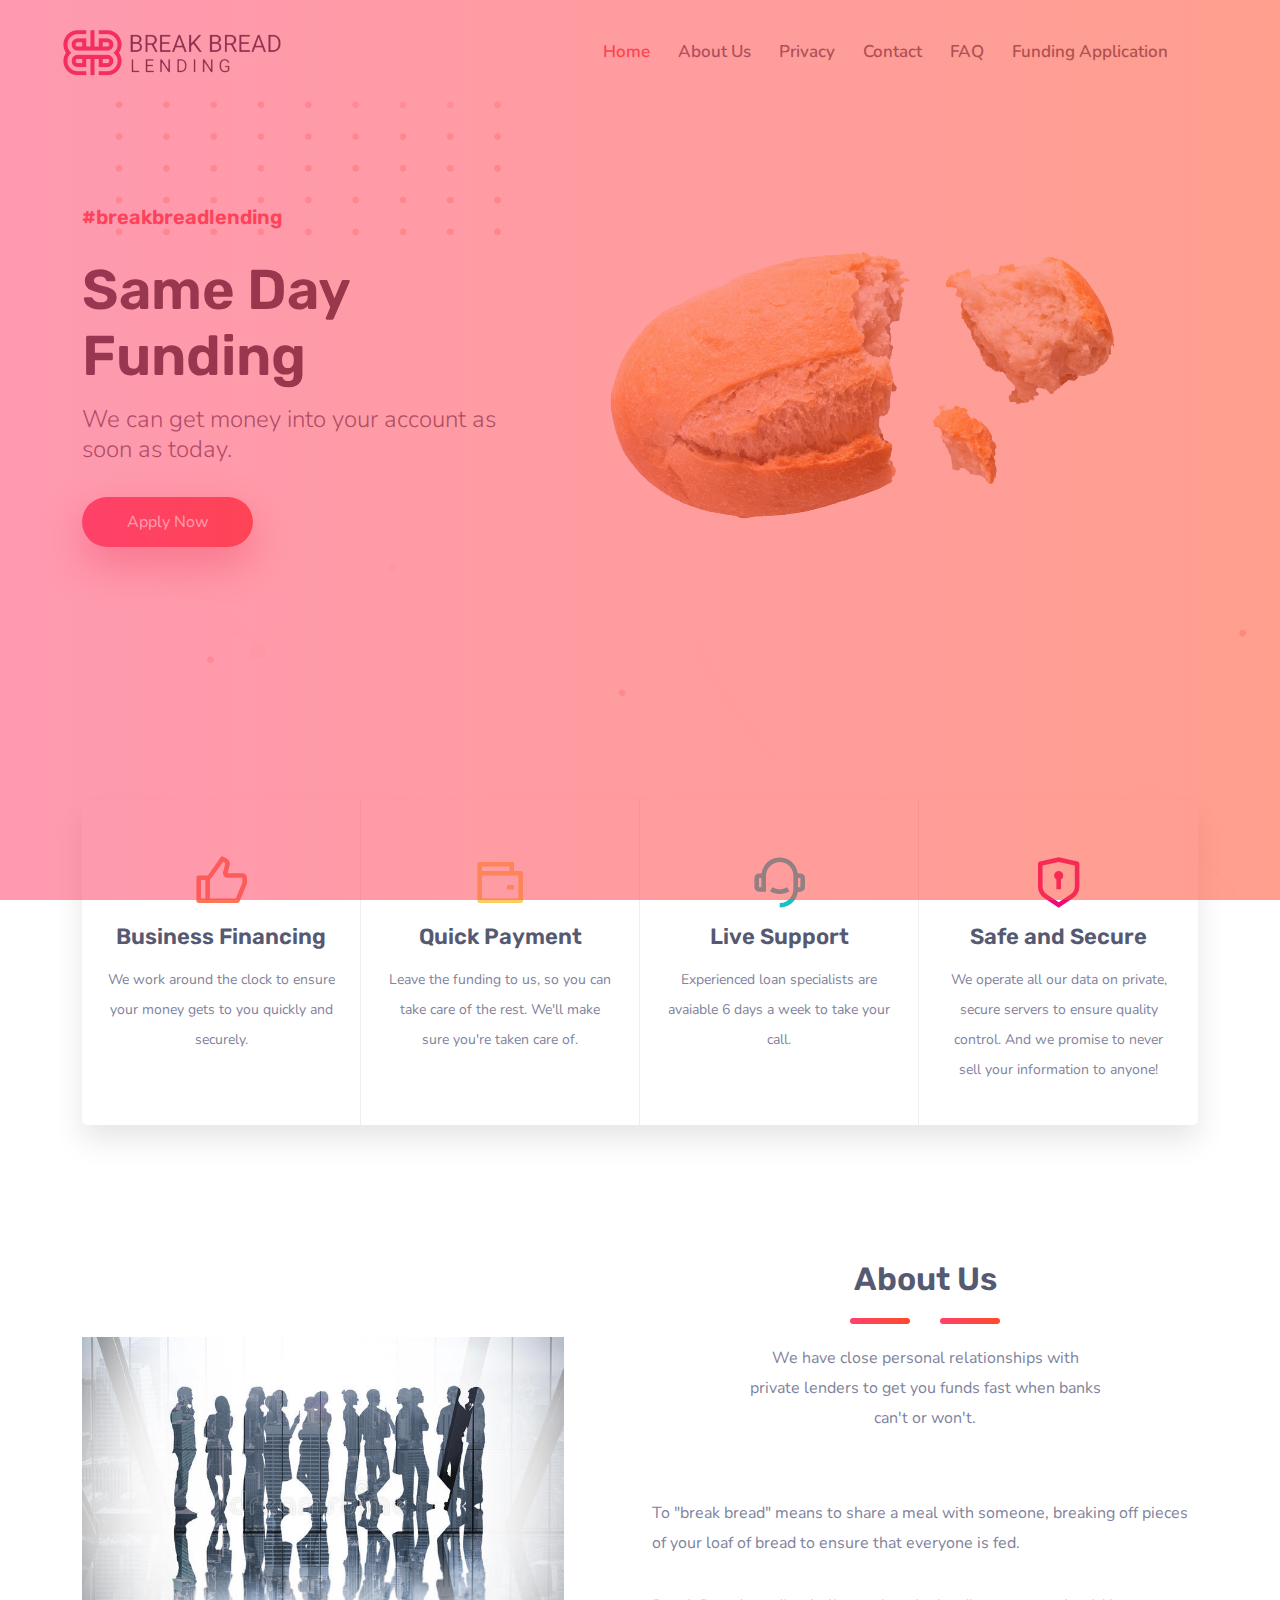
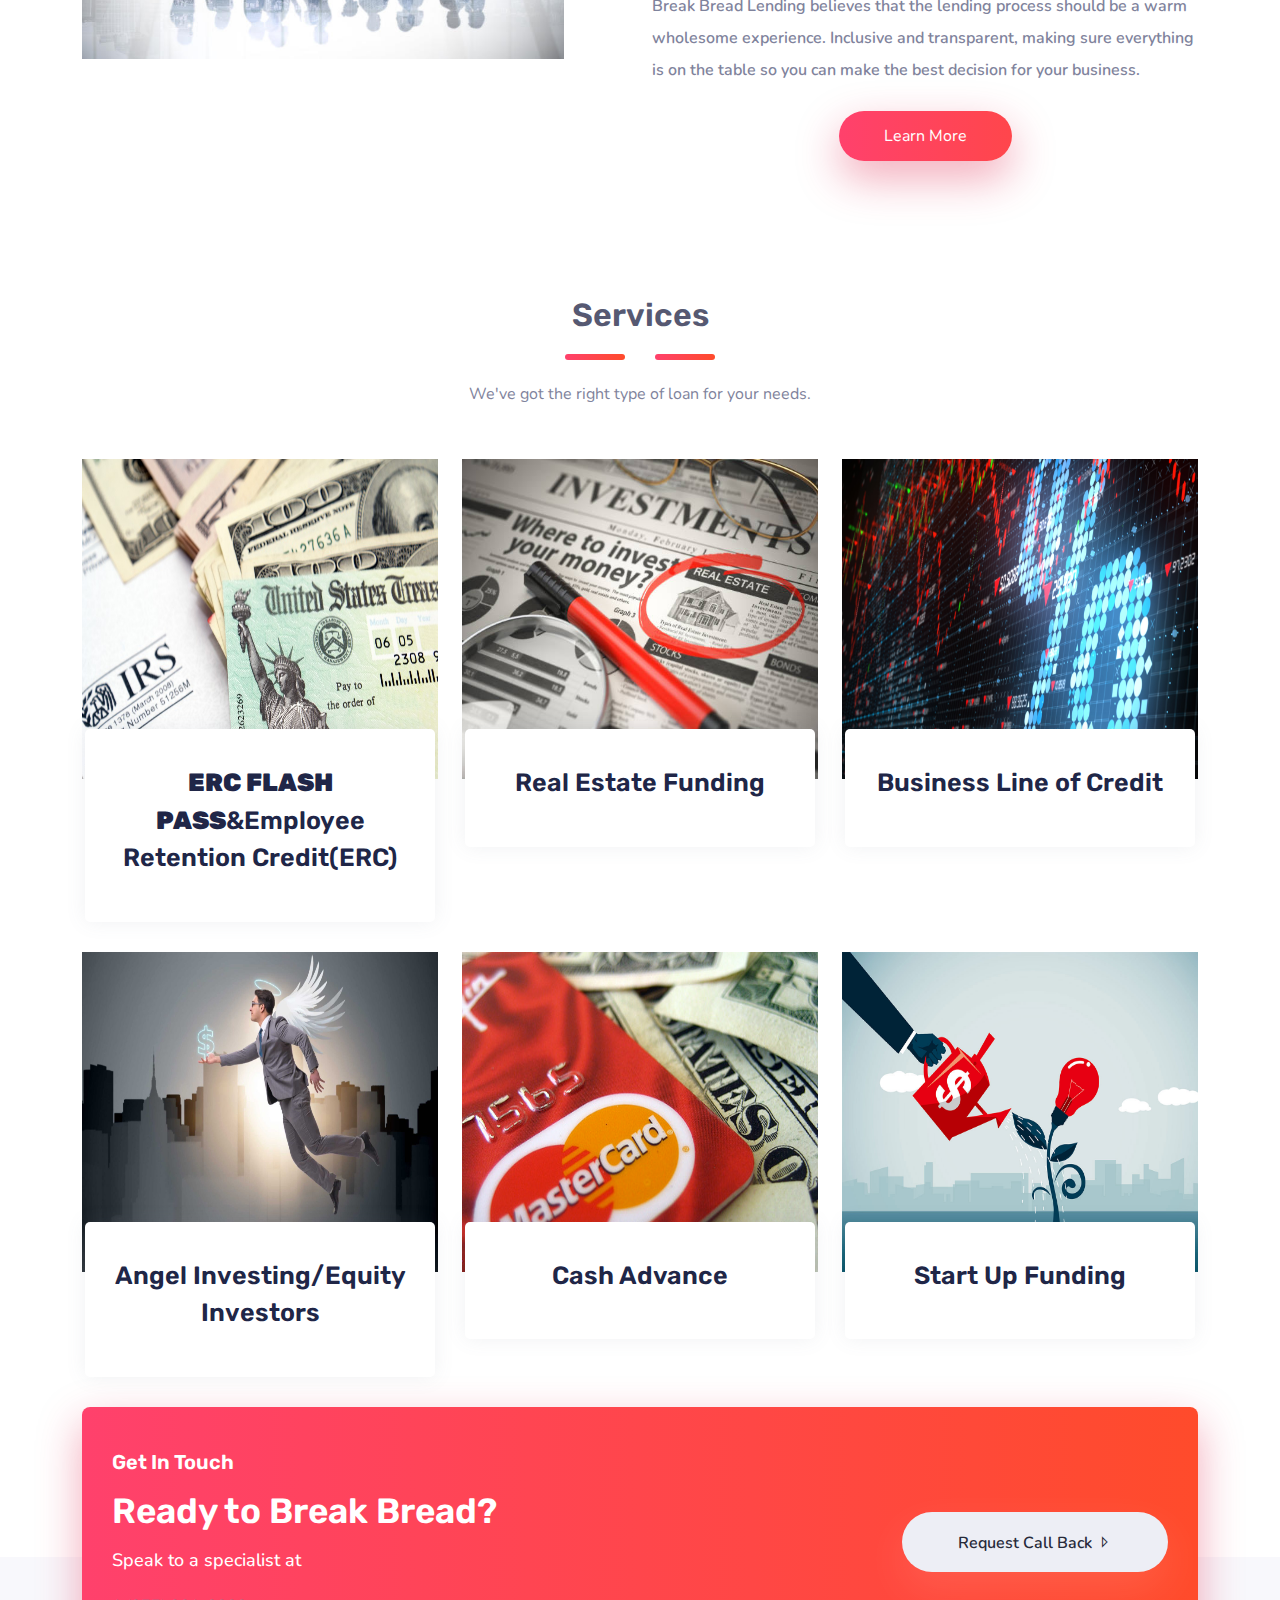
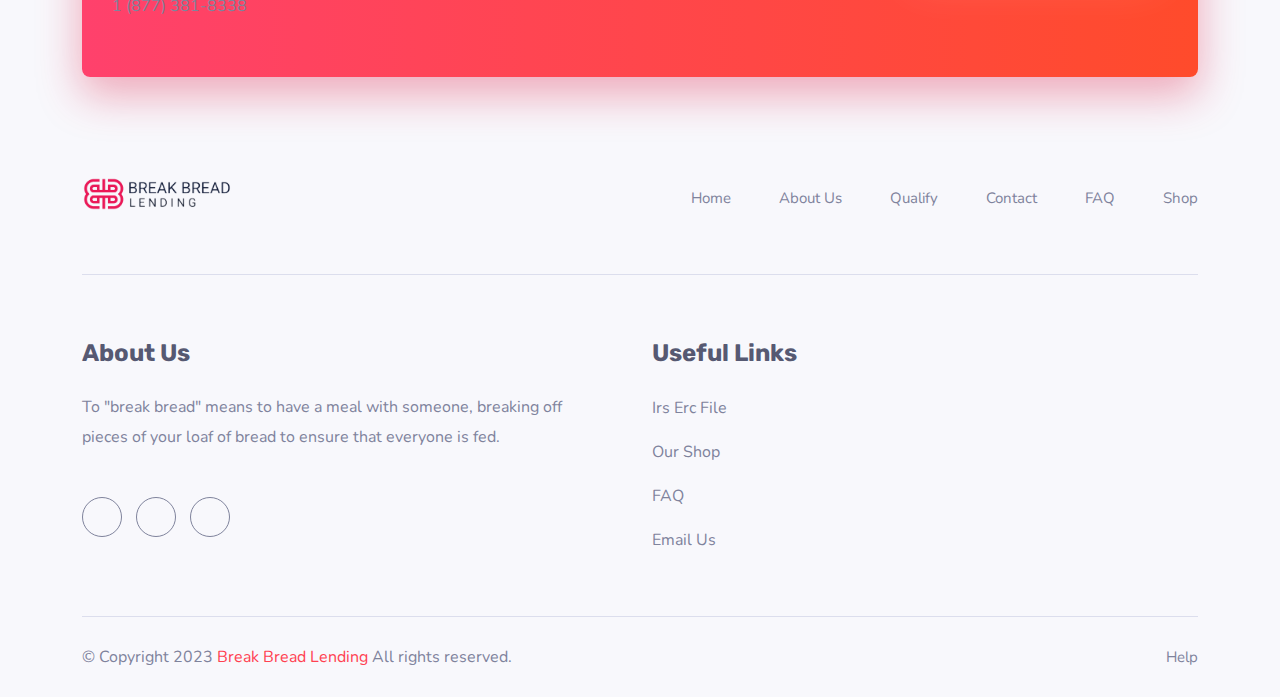
<file: index.html>
<octype html>
<html lang="zxx">

<head>
    <!-- Required meta tags -->
    <meta charset="utf-8">
    <meta name="viewport" content="width=device-width, initial-scale=1, shrink-to-fit=no">
    <title>Break Bread Lending</title>
    <!-- /Required meta tags -->

    <!-- Favicon -->
    <link rel="shortcut icon" href="images/favicon.png" type="image/x-icon">
    <!-- /Favicon -->

    <!-- All CSS -->

    <!-- Vendor Css -->
    <link rel="stylesheet" href="css/vendors.css">
    <!-- /Vendor Css -->

    <!-- Plugin Css -->
    <link rel="stylesheet" href="css/plugins.css">
    <!-- Plugin Css -->

    <!-- Icons Css -->
    <link rel="stylesheet" href="css/icons.css">
    <!-- /Icons Css -->

    <!-- Style Css -->
    <link rel="stylesheet" href="css/style.css">
    <!-- /Style Css -->

    <!-- /All CSS -->



    <!-- PreLoader -->
    <div id="preloader">
        <div id="status">
            <div class="spinner"></div>
        </div>
    </div>
    <!--Preloader-->

    <!-- Header -->
    <div class="navbar-area">
        <div class="acavo-responsive-nav">
            <!-- Container -->
            <div class="container">
                <div class="acavo-responsive-menu">
                    <div class="logo">
                        <a href="index.html">
                            <img id="bb-logo" src="images/logo.png" alt="logo">
                        </a>
                    </div>
                </div>
            </div>
            <!-- /Container -->
        </div>
        <div class="acavo-nav">
            <!-- Container -->
            <div class="container-fluid">
                <nav class="navbar navbar-expand-md navbar-light">
                    <a class="navbar-brand" href="index.html">
                        <img id="bb-logo" src="images/logo.png" alt="logo">
                    </a>
                    <div class="collapse navbar-collapse mean-menu">
                        <ul class="navbar-nav">
                            <li class="nav-item"><a href="index.html" class="nav-link active">Home</a>
                            </li>

                            <li class="nav-item"><a href="about-us-1.html" class="nav-link">About Us</a>
            
                            </li>

                            <li class="nav-item"><a href="privacy-policy.html" class="nav-link">Privacy</a>
                                
                            </li>

                            <li class="nav-item"><a href="contact.html" class="nav-link">Contact</a>
                            </li>

                            <li class="nav-item"><a href="faq.html" class="nav-link">FAQ</a>
                            </li>

                            <li class="nav-item"><a href="https://signnow.com/s/Z1IiyO20" class="nav-link"  target="_blank">Funding Application</a>
                            </li>
                        </ul>
                        <!-- <div class="others-option d-flex align-items-center">
                            <div class="option-item">
                                <form class="search-box">
                                    <input type="text" class="input-search" placeholder="Search for anything">
                                    <button type="submit"><i class="uil uil-search-alt"></i></button>
                                </form>
                            </div>
                            <div class="option-item">
                                <a href="contact.html" class="btn theme-btn-1">Get
                                    Started <i class="las la-angle-right"></i></a>
                            </div>
                        </div> -->
                    </div>
                </nav>
            </div>
            <!-- /Container -->
        </div>
        <!-- <div class="others-option-for-responsive">
            
            <div class="container">
                <div class="dot-menu">
                    <div class="inner">
                        <div class="circle circle-one"></div>
                        <div class="circle circle-two"></div>
                        <div class="circle circle-three"></div>
                    </div>
                </div>
                
                <div class="container">
                    <div class="option-inner">
                        <div class="others-option">
                            <div class="option-item">
                                <form class="search-box">
                                    <input type="text" class="input-search" placeholder="Search for anything">
                                    <button type="submit"><i class="flaticon-loupe"></i></button>
                                </form>
                            </div>

                            <div class="option-item">
                                <a href="contact.html" class="btn theme-btn-1"><i class="las la-angle-right"></i>Get
                                    Started</a>
                            </div>
                        </div>
                    </div>
                </div>
                
            </div>
            
        </div> -->
    </div>
    <!-- /Header -->

    <!-- Hero -->
    <div class="hero-1 oh pos-rel" style="background: url(/images/hero/banner-bg.png)">
        <!-- container -->
        <div class="container">
            <!-- row -->
            <div class="row align-items-center">
                <!-- col -->
                <div class="col-lg-5">
                    <div class="hero-1-content wow fadeInLeft animated">
                        <h5 class="cate  wow fadeInUp animated" data-wow-delay="0.2s">#breakbreadlending</h5>
                        <h1 class="title  wow fadeInUp animated" data-wow-delay="0.4s">Same Day Funding</h1>
                        <p class=" wow fadeInUp animated" data-wow-delay="0.6s">
                            We can get money into your account as soon as today.
                        </p>
                        <div class="hero-1-button-group">
                            <a href="https://signnow.com/s/Z1IiyO20" class="btn theme-btn-1  wow fadeInUp animated" data-wow-delay="0.8s"> Apply Now
                                <i class="uil uil-angle-right-b ml-2 mb-2"></i></a>
                        </div>
                    </div>
                </div>
                <!-- /col -->
                <!-- col -->
                <div class="col-lg-7 d-lg-block">
                    <div class="banner-content scene banner-img">
                        <div data-depth="0.2">
                            <img class="img-fluid wow fadeInRight animated" src="images/WhatsApp_Image_2022-10-11_at_21.05.13-removebg-preview.png" alt="hero-1">
                        </div>
                    </div>
                </div>
                <!-- /col -->
            </div>
            <!-- /row -->
        </div>
        <!-- /container -->
    </div>
    <!-- /Hero -->

    <!-- Featured box -->
    <div class="featured-boxes-area">
        <!-- Container -->
        <div class="container">
            <div class="featured-boxes-inner">
                <!-- row -->
                <div class="row m-0">
                    <!-- col -->
                    <div class="col-lg-3 col-sm-6 col-md-6 p-0">
                        <div class="single-featured-box">
                            <div class="icon color-fb7756">
                                <i class="ri-thumb-up-line"></i>
                            </div>
                            <h3>Business Financing</h3>
                            <p>We work around the clock to ensure your money gets to you quickly and securely.</p>
                        </div>
                    </div>
                    <!-- /col -->
                    <!-- col -->
                    <div class="col-lg-3 col-sm-6 col-md-6 p-0">
                        <div class="single-featured-box">
                            <div class="icon color-facd60">
                                <i class="ri-wallet-line"></i>
                            </div>
                            <h3>Quick Payment</h3>
                            <p>Leave the funding to us, so you can take care of the rest. We'll make sure you're taken care of.</p>
        
                        </div>
                    </div>
                    <!-- /col -->
                    <!-- col -->
                    <div class="col-lg-3 col-sm-6 col-md-6 p-0">
                        <div class="single-featured-box">
                            <div class="icon color-1ac0c6">
                                <i class="ri-customer-service-2-line"></i>
                            </div>
                            <h3>Live Support</h3>
                            <p>Experienced loan specialists are avaiable 6 days a week to take your call.</p>
        
                        </div>
                    </div>
                    <!-- /col -->
                    <!-- col -->
                    <div class="col-lg-3 col-sm-6 col-md-6 p-0">
                        <div class="single-featured-box">
                            <div class="icon">
                                <i class="ri-shield-keyhole-line"></i>
                            </div>
                            <h3>Safe and Secure</h3>
                            <p>We operate all our data on private, secure servers to ensure quality control. And we promise to never sell your information to anyone!</p>
        
                        </div>
                    </div>
                    <!-- /col -->
                </div>
                <!-- /row -->
            </div>
        </div>
        <!-- /Container -->
    </div>
    <!-- /Featured box -->

    <!-- About Us -->
    <div class="about-area pt-100 pb-100">
        <!-- Container -->
        <div class="container">
            <!-- row -->
            <div class="row">
                <!-- col -->
                <div class="col-lg-6 align-self-center">
                    <div class="mb-20">
                        <img style="padding-right: 4rem;" src="images/AboutUs.jpeg" class="img-fluid  wow fadeInLeft animated" data-wow-delay="0.2s"
                            alt="image">
                    </div>
                </div>
                <!-- /col -->
                <!-- col -->
                <div class="col-lg-6">
                    <div class="about-content warp">
                        <!-- row -->
                        <div class="row justify-content-center text-center">
                            <!-- col -->
                            <div class="col-lg-8 col-md-12 mb-50">
                                <div class="section-title">
                                    <h2 class="title">About Us</h2>
                                    <div class="title-bdr">
                                        <div class="left-bdr"></div>
                                        <div class="right-bdr"></div>
                                    </div>
                                    <p>We have close personal relationships with private lenders to get you funds fast when banks can't or won't.</p>
                                </div>
                            </div>
                            <!-- /col -->
                        </div>
                        <!-- /row -->
                        <p>To "break bread" means to share a meal with someone, breaking off pieces of your loaf of bread to ensure that everyone is fed.</p><br>
                        <strong>Break Bread Lending believes that the lending process should be a warm wholesome experience. Inclusive and transparent, 
                        making sure everything is on the table so you can make the best decision for your business.</strong>

                        <div class="about-btn justify-content-center text-center">
                            <a href="about-us-1.html" class="btn theme-btn-1">
                                Learn More
                            </a>
                        </div>
                    </div>
                </div>
                <!-- /col -->
            </div>
            <!-- /row -->
        </div>
        <!-- /Container -->
    </div>
    <!-- /About Us -->

    <!-- /Services -->
    <div class="services-area">
        <!-- Container -->
        <div class="container">
            <!-- row -->
            <div class="row justify-content-center text-center">
                <!-- col -->
                <div class="col-lg-8 col-md-12 mb-50">
                    <div class="section-title">
                        <h2 class="title">Services</h2>
                        <div class="title-bdr">
                            <div class="left-bdr"></div>
                            <div class="right-bdr"></div>
                        </div>
                        <p>We've got the right type of loan for your needs.</p>
                    </div>
                </div>
                <!-- /col -->
            </div>
            <!-- /row -->

            <!-- row -->
            <div class="row">
                <!-- col  -->
                <div class="col-lg-4 col-md-6">
                    <div class="single-services-item">
                        <div class="image">
                            <a href="https://www.irsercfile.com/" target="_blank">
                                <img style="height: 20rem;" src="images/ERC.jpg" alt="image">
                            </a>
                        </div>
                        <div class="content">
                            <h3>
                                <a href="https://www.irsercfile.com/" target="_blank"><strong>ERC FLASH PASS</strong>&Employee Retention Credit(ERC)</a>
                            </h3>
                            
                        </div>
                    </div>
                </div>
                <!-- /col -->
                <!-- col -->
                <div class="col-lg-4 col-md-6">
                    <div class="single-services-item">
                        <div class="image">
                            <a href="RealEstate.html">
                                <img style="height: 20rem;" src="images/realestatesvg.svg.jpeg" alt="image">
                            </a>
                        </div>
                        <div class="content">
                            <h3>
                                <a href="RealEstate.html">Real Estate Funding

                                </a>
                            </h3>
                          
                        </div>
                    </div>
                </div>
                <!-- /col -->
                <!-- col -->
                <div class="col-lg-4 col-md-6">
                    <div class="single-services-item">
                        <div class="image">
                            <a href="LOC.html">
                                <img style="height: 20rem;" src="images/lineofcreditsvg.svg.jpeg" alt="image">
                            </a>
                        </div>
                        <div class="content">
                            <h3>
                                <a href="LOC.html">Business Line of Credit



                                </a>
                            </h3>
                           
                        </div>
                    </div>
                </div>
                <!-- /col -->
                <!-- col -->
                <div class="col-lg-4 col-md-6">
                    <div class="single-services-item">
                        <div class="image">
                            <a href="AIEI.html">
                                <img style="height: 20rem;" src="images/Angel.jpeg" alt="image">
                            </a>
                        </div>
                        <div class="content">
                            <h3>
                                <a href="AIEI.html">Angel Investing/Equity Investors</a>
                            </h3>
                           
                        </div>
                    </div>
                </div>
                <!-- /col -->
                <!-- col -->
                <div class="col-lg-4 col-md-6">
                    <div class="single-services-item">
                        <div class="image">
                            <a href="cashadvance.html">
                                <img style="height: 20rem;" src="images/CashAdvance.jpeg" alt="image">
                            </a>
                        </div>
                        <div class="content">
                            <h3>
                                <a href="cashadvance.html">Cash Advance

                                </a>
                            </h3>
                         
                        </div>
                    </div>
                </div>
                <!-- /col -->
                <!-- col -->
                 <div class="col-lg-4 col-md-6">
                    <div class="single-services-item">
                        <div class="image">
                            <a href="StartUp.html">
                                <img style="height: 20rem;" src="images/startupsvg.svg.jpeg" alt="image">
                            </a>
                        </div>
                        <div class="content">
                            <h3>
                                <a href="StartUp.html">Start Up Funding
                                </a>
                            </h3>
                        </div>
                    </div>
                </div>
                <!-- /col -->
            </div>
            <!-- /row -->
        </div>
        <!-- /Container -->
    </div>
    <!-- /Services -->

    <!-- Testimonial -->
    <!-- <div class="testimonial-area pt-100 pb-100">

        <div class="container">
    
            <div class="row justify-content-center text-center">
        
                <div class="col-lg-8 col-md-12 mb-50">
                    <div class="section-title">
                        <h2 class="title">Testimonial</h2>
                        <div class="title-bdr">
                            <div class="left-bdr"></div>
                            <div class="right-bdr"></div>
                        </div>
                        <p>You can see our clients feedback</p>
                    </div>
                </div>
        
            </div>
    
        </div>


        <div class="container-fluid">
    
            <div class="row">
        
                <div class="col-lg-12">
                    <div class="testimonial-item-wrap-1 testimonial-carousel-1">
                        <div class="testimonial-item">
                            <div class="testimonial-author">
                                <img src="images/testimonial/03.jpg" alt="small-avatar">
                                <h3 class="author__title">Jack Hardson</h3>
                                <span class="author__meta">United States</span>
                                <span class="author__rating">
                                    <i class="la la-star"></i>
                                    <i class="la la-star"></i>
                                    <i class="la la-star"></i>
                                    <i class="la la-star"></i>
                                    <i class="la la-star"></i>
                                </span>
                            </div>
                            <div class="testimonial-desc">
                                <p class="testimonial__desc">
                                   Lorem ipsum dolor sit amet, consectetur adipiscing elit. 
                                </p>
                            </div>
                        </div>
                        <div class="testimonial-item">
                            <div class="testimonial-author">
                                <img src="images/testimonial/02.jpg" alt="small-avatar">
                                <h3 class="author__title">Mike Wood</h3>
                                <span class="author__meta">United Kingdom</span>
                                <span class="author__rating">
                                    <i class="la la-star"></i>
                                    <i class="la la-star"></i>
                                    <i class="la la-star"></i>
                                    <i class="la la-star"></i>
                                    <i class="la la-star"></i>
                                </span>
                            </div>
                            <div class="testimonial-desc">
                                <p class="testimonial__desc">
                                   Lorem ipsum dolor sit amet, consectetur adipiscing elit. 
                                </p>
                            </div>
                        </div>
                        <div class="testimonial-item">
                            <div class="testimonial-author">
                                <img src="images/testimonial/05.jpg" alt="small-avatar">
                                <h3 class="author__title">Mike Hardson</h3>
                                <span class="author__meta">Italy</span>
                                <span class="author__rating">
                                    <i class="la la-star"></i>
                                    <i class="la la-star"></i>
                                    <i class="la la-star"></i>
                                    <i class="la la-star"></i>
                                    <i class="la la-star-half-o"></i>
                                </span>
                            </div>
                            <div class="testimonial-desc">
                                <p class="testimonial__desc">
                                   Lorem ipsum dolor sit amet, consectetur adipiscing elit. 
                                </p>
                            </div>
                        </div>
                        <div class="testimonial-item">
                            <div class="testimonial-author">
                                <img src="images/testimonial/04.jpg" alt="small-avatar">
                                <h3 class="author__title">Bernice Pease</h3>
                                <span class="author__meta">Germany</span>
                                <span class="author__rating">
                                    <i class="la la-star"></i>
                                    <i class="la la-star"></i>
                                    <i class="la la-star"></i>
                                    <i class="la la-star"></i>
                                    <i class="la la-star"></i>
                                </span>
                            </div>
                            <div class="testimonial-desc">
                                <p class="testimonial__desc">
                                   Lorem ipsum dolor sit amet, consectetur adipiscing elit. 
                                </p>
                            </div>
                        </div>
                        <div class="testimonial-item">
                            <div class="testimonial-author">
                                <img src="images/testimonial/06.jpg" alt="small-avatar">
                                <h3 class="author__title">Daniel Ward</h3>
                                <span class="author__meta">India</span>
                                <span class="author__rating">
                                    <i class="la la-star"></i>
                                    <i class="la la-star"></i>
                                    <i class="la la-star"></i>
                                    <i class="la la-star"></i>
                                    <i class="la la-star"></i>
                                </span>
                            </div>
                            <div class="testimonial-desc">
                                <p class="testimonial__desc">
                                   Lorem ipsum dolor sit amet, consectetur adipiscing elit. 
                                </p>
                            </div>
                        </div>
                        <div class="testimonial-item">
                            <div class="testimonial-author">
                                <img src="images/testimonial/01.jpg" alt="small-avatar">
                                <h3 class="author__title">Kamran Ahmed</h3>
                                <span class="author__meta">Bangladesh</span>
                                <span class="author__rating">
                                    <i class="la la-star"></i>
                                    <i class="la la-star"></i>
                                    <i class="la la-star"></i>
                                    <i class="la la-star"></i>
                                    <i class="la la-star"></i>
                                </span>
                            </div>
                            <div class="testimonial-desc">
                                <p class="testimonial__desc">
                                   Lorem ipsum dolor sit amet, consectetur adipiscing elit. 
                                </p>
                            </div>
                        </div>
                        <div class="testimonial-item">
                            <div class="testimonial-author">
                                <img src="images/testimonial/02.jpg" alt="small-avatar">
                                <h3 class="author__title">Jessica Brown</h3>
                                <span class="author__meta">Netherlands</span>
                                <span class="author__rating">
                                    <i class="la la-star"></i>
                                    <i class="la la-star"></i>
                                    <i class="la la-star"></i>
                                    <i class="la la-star"></i>
                                    <i class="la la-star"></i>
                                </span>
                            </div>
                            <div class="testimonial-desc">
                                <p class="testimonial__desc">
                                   Lorem ipsum dolor sit amet, consectetur adipiscing elit. 
                                </p>
                            </div>
                        </div>
                        <div class="testimonial-item">
                            <div class="testimonial-author">
                                <img src="images/testimonial/03.jpg" alt="small-avatar">
                                <h3 class="author__title">Mike Hardson</h3>
                                <span class="author__meta">Pakistan</span>
                                <span class="author__rating">
                                    <i class="la la-star"></i>
                                    <i class="la la-star"></i>
                                    <i class="la la-star"></i>
                                    <i class="la la-star"></i>
                                    <i class="la la-star"></i>
                                </span>
                            </div>
                            <div class="testimonial-desc">
                                <p class="testimonial__desc">
                                   Lorem ipsum dolor sit amet, consectetur adipiscing elit. 
                                </p>
                            </div>
                        </div>
                        <div class="testimonial-item">
                            <div class="testimonial-author">
                                <img src="images/testimonial/05.jpg" alt="small-avatar">
                                <h3 class="author__title">Bernice Pease</h3>
                                <span class="author__meta">Australia</span>
                                <span class="author__rating">
                                    <i class="la la-star"></i>
                                    <i class="la la-star"></i>
                                    <i class="la la-star"></i>
                                    <i class="la la-star"></i>
                                    <i class="la la-star"></i>
                                </span>
                            </div>
                            <div class="testimonial-desc">
                                <p class="testimonial__desc">
                                   Lorem ipsum dolor sit amet, consectetur adipiscing elit. 
                                </p>
                            </div>
                        </div>
                        <div class="testimonial-item">
                            <div class="testimonial-author">
                                <img src="images/testimonial/04.jpg" alt="small-avatar">
                                <h3 class="author__title">Daniel Ward</h3>
                                <span class="author__meta">Costa rica</span>
                                <span class="author__rating">
                                    <i class="la la-star"></i>
                                    <i class="la la-star"></i>
                                    <i class="la la-star"></i>
                                    <i class="la la-star"></i>
                                    <i class="la la-star"></i>
                                </span>
                            </div>
                            <div class="testimonial-desc">
                                <p class="testimonial__desc">
                                   Lorem ipsum dolor sit amet, consectetur adipiscing elit. 
                                </p>
                            </div>
                        </div>
                    </div>
                </div>
                
            </div>
            
        </div>
        
    </div> -->
    <!-- /Testimonial -->

    <!-- Choose Us -->
    <!-- <div class="why-choose-us-area pb-100">
        
        <div class="container">
            
            <div class="row align-items-center">
                
                <div class="col-lg-6">
                    <div class="why-choose-us-img">
                        <img style="padding-right: 4rem;" src="images/growthsvg.svg" alt="Image">
                    </div>
                </div>
                
                <div class="col-lg-6">
                    <div class="why-choose-us-content mb-removed">
                        
                        <div class="row justify-content-center text-center">
                            
                            <div class="col-lg-8 col-md-12 mb-50">
                                <div class="section-title">
                                    <h2 style="margin-top: 2rem;" class="title">Why choose us</h2>
                                    <div class="title-bdr">
                                        <div class="left-bdr"></div>
                                        <div class="right-bdr"></div>
                                    </div>
                                    <p>Client likes seeing our work skills</p>
                                </div>
                            </div>
                            
                        </div>
                        
                        <p>Lorem ipsum dolor sit amet, consectetur adipiscing elit, sed do eiusmod tempor incididunt ut
                            labore et dolore magna aliqua. Quis ipsum suspendisse ultrices gravida. Risus commodo
                            viverra maecenas accumsan lacus vel facilisis.</p>
                        <ul>
                            <li>
                                <i class="ri-check-line"></i>
                                <h3>Transparent</h3>
                                <p>Lorem ipsum dolor sit amet, consectetur adipiscing elit, sed do eiusmod tempor
                                    incididunt ut labore et dolore magna aliqua.</p>
                            </li>
                            <li>
                                <i class="ri-check-line"></i>
                                <h3>Proactive</h3>
                                <p>Lorem ipsum dolor sit amet, consectetur adipiscing elit, sed do eiusmod tempor
                                    incididunt ut labore et dolore magna aliqua.</p>
                            </li>
                            <li>
                                <i class="ri-check-line"></i>
                                <h3>Affordable</h3>
                                <p>Lorem ipsum dolor sit amet, consectetur adipiscing elit, sed do eiusmod tempor
                                    incididunt ut labore et dolore magna aliqua.</p>
                            </li>
                            <li>
                                <i class="ri-check-line"></i>
                                <h3>Flexible</h3>
                                <p>Lorem ipsum dolor sit amet, consectetur adipiscing elit, sed do eiusmod tempor
                                    incididunt ut labore et dolore magna aliqua.</p>
                            </li>
                        </ul>
                    </div>
                </div>
                
            </div>
            
        </div>
        
    </div> -->
    <!-- /Choose Us -->

    <!-- Download -->
    <!-- <div class="download-area">
        
        <div class="container">
            
            <div class="row align-items-center justify-content-between">
                
                <div class="col-xl-7 col-lg-6 col-md-6">
                    <div class="download-1-content mt-50">
                        <h2 class=" wow fadeInUp animated">Download Our App</h2>
                        <ul>
                            <li class="wow fadeInUp animated" data-wow-delay="0.2s"><i class="la la-check"></i>
                                Lorem ipsum dolor sit amet, consectetur adipiscing elit. </li>
                            <li class="wow fadeInUp animated" data-wow-delay="0.4s"><i class="la la-check"></i>
                                Lorem ipsum dolor sit amet, consectetur adipiscing elit. </li>
                            <li class="wow fadeInUp animated" data-wow-delay="0.6s"><i class="la la-check"></i>
                                Lorem ipsum dolor sit amet, consectetur adipiscing elit. </li>
                        </ul>
                        <div class="mt-4 wow fadeInUp animated" data-wow-delay="0.6s">
                            <a href="#" class="btn theme-btn-1">
                                <img src="images/svg/android.svg" alt="">
                            </a>
                            <a href="#" class="btn theme-btn-1">
                                <img src="images/svg/apple.svg" alt="">
                            </a>
                        </div>
                    </div>
                </div>
                
                
                <div class="col-xl-5 col-lg-6 col-md-6">
                    <div class="download-1-img">
                        <img class=" img-fluid" src="images/bg/download.png" alt="">
                    </div>
                </div>
                
            </div>
            
        </div>
        
    </div> -->
    <!-- /Download -->

    <!-- Blog -->
    <!-- <div class="blog-area pt-120 pb-100">
        
        <div class="container">
            
            <div class="row">
                
                <div class="col-xl-4 col-lg-4 col-md-6">
                    <div class="blog-wrapper mb-30">
                        <div class="blog-img">
                            <a href="blog-single.html"><img src="images/blog/blog1.jpg" alt=""></a>
                        </div>
                        <div class="blog-text">
                            <h4><a href="blog-single.html">Lorem ipsum dolor sit amet.
                                </a>
                            </h4>
                            <a href="blog-single.html">Read More <i class="ri-arrow-right-line"></i></a>
                            <div class="blog-meta">
                                <span> <i class="las la-calendar"></i> 05 Feb 2022</span>
                                <span> <i class="lar la-heart"></i>Comments (03)</span>
                            </div>
                        </div>
                    </div>
                </div>
                
                
                <div class="col-xl-4 col-lg-4 col-md-6">
                    <div class="blog-wrapper mb-30">
                        <div class="blog-img">
                            <a href="blog-single.html"><img src="images/blog/blog2.jpg" alt=""></a>
                        </div>
                        <div class="blog-text">
                            <h4><a href="blog-single.html">Lorem ipsum dolor sit amet.</a>
                            </h4>
                            <a href="blog-single.html">Read More <i class="ri-arrow-right-line"></i></a>
                            <div class="blog-meta">
                                <span> <i class="las la-calendar"></i> 05 Feb 2022</span>
                                <span> <i class="lar la-heart"></i>Comments (03)</span>
                            </div>
                        </div>
                    </div>
                </div>
                
                
                <div class="col-xl-4 col-lg-4 col-md-6">
                    <div class="blog-wrapper mb-30">
                        <div class="blog-img">
                            <a href="blog-single.html"><img src="images/blog/blog3.jpg" alt=""></a>
                        </div>
                        <div class="blog-text">
                            <h4><a href="blog-single.html">Lorem ipsum dolor sit amet.</a>
                            </h4>
                            <a href="blog-single.html">Read More <i class="ri-arrow-right-line"></i></a>
                            <div class="blog-meta">
                                <span> <i class="las la-calendar"></i> 05 Feb 2022</span>
                                <span> <i class="lar la-heart"></i>Comments (03)</span>
                            </div>
                        </div>
                    </div>
                </div>
                
            </div>
            
        </div>
        
    </div> -->
    <!-- /Blog -->

    <!-- Client Logo -->
    <!-- <div class="client-logo-area pb-100">
        
        <div class="container">
            
            <div class="row">
                
                <div class="col-xl-2 col-lg-3 col-md-3 col-sm-6 col-6 text-center">
                    <div class="client-logo">
                        <div class="client-logo-img"> <img src="images/client-logo/logo-envato.png" alt=""
                                class="img-fluid"></div>
                    </div>
                </div>
                
                
                <div class="col-xl-2 col-lg-3 col-md-3 col-sm-6 col-6 text-center">
                    <div class="client-logo">
                        <div class="client-logo-img"> <img src="images/client-logo/logo-converkit.png" alt=""
                                class="img-fluid"></div>
                    </div>
                </div>
                
                
                <div class="col-xl-2 col-lg-3 col-md-3 col-sm-6 col-6 text-center">
                    <div class="client-logo">
                        <div class="client-logo-img"> <img src="images/client-logo/logo-buzzumo.png" alt=""
                                class="img-fluid"></div>
                    </div>
                </div>
                
                
                <div class="col-xl-2 col-lg-3 col-md-3 col-sm-6 col-6 text-center">
                    <div class="client-logo">
                        <div class="client-logo-img"> <img src="images/client-logo/logo-buffer.png" alt=""
                                class="img-fluid">
                        </div>
                    </div>
                </div>
                
                
                <div class="col-xl-2 col-lg-3 col-md-3 col-sm-6 col-6 text-center">
                    <div class="client-logo">
                        <div class="client-logo-img"> <img src="images/client-logo/logo-frame.png" alt=""
                                class="img-fluid"></div>
                    </div>
                </div>
                
                
                <div class="col-xl-2 col-lg-3 col-md-3 col-sm-6 col-6 text-center">
                    <div class="client-logo">
                        <div class="client-logo-img"> <img src="images/client-logo/logo-clearbit.png" alt=""
                                class="img-fluid">
                        </div>
                    </div>
                </div>
                
            </div>
            
        </div>
        
    </div> -->
    <!-- /Client Logo -->

    <!-- Cta -->
    <div class="cta-area">
        <!-- Container -->
        <div class="container">
            <!-- row -->
            <div class="row align-items-center">
                <!-- col -->
                <div class="col-lg-12">
                    <div class="get-start-box">
                        <!-- col -->
                        <div class="col-lg-8">
                            <div class="section-heading">
                                <h5 class="section__meta text-white">Get In Touch</h5>
                                <h2 class="section__title">Ready to Break Bread?</h2>
                                <p class="section__sub">Speak to a specialist at <p><a href="tel:+18773818338">1 (877) 381-8338</a></p></p>
                            </div>
                        </div>
                        <!-- /col -->
                        <!-- col -->
                        <div class="col-lg-4">
                            <div class="button-shared text-end">
                                <a href="https://calendly.com/bblending" class="btn cta-btn">
                                    Request Call Back <span class="la la-caret-right"></span>
                                </a>
                            </div>
                        </div> 
                        <!-- /col -->
                    </div>
                </div>
                <!-- /col -->
            </div>
            <!-- /row -->
        </div>
        <!-- /Container -->
    </div>
    <!-- /Cta -->

    <!-- Footer -->
    <footer class="footer-style bg-gray-100 pt-200">
        <!-- Container -->
        <div class="container">
            <!-- row -->
            <div class="row">
                <!-- col -->
                <div class="col-xl-3 col-lg-3 col-md-4">
                    <div class="footer-logo">
                        <a href="index.html"><img src="images/logo.png" alt=""></a>
                    </div>
                </div>
                <!-- /col -->
                <!-- col -->
                <div class="col-xl-9 col-lg-9  col-md-8 mb-30">
                    <div class="footer-top-wrapper">
                        <ul class="footer-top-link text-end">
                            <li><a href="index.html">Home</a></li>
                            <li><a href="about-us-1.html">About Us</a></li>
                            <li><a href="https://signnow.com/s/Z1IiyO20">Qualify</a></li>
                            <li><a href="contact.html">Contact</a></li>
                            <li><a href="faq.html">FAQ</a></li>
                            <li><a href="https://break-bread-lending-the-store.myshopify.com/" target="_blank">Shop</a></li>
                        </ul>
                    </div>
                </div>
                <!-- /col -->
                <!-- col -->
            </div>
            <!-- /row -->
            <div class="footer-middle-area mt-30 pb-30 pt-60">
                <!-- row -->
                <div class="row">
                    <!-- col -->
                    <div class="col-xl-6 col-lg-6 col-md-6">
                        <div class="footer-wrapper mb-30">
                            <h3 class="footer-title">About Us</h3>
                            <div class="footer-text">
                                <p>To "break bread" means to have a meal with someone, breaking off pieces of your loaf of bread to ensure that everyone is fed. </p>
                            </div>
                            <div class="footer-icon">
                                <a href="https://www.facebook.com/profile.php?id=100085502594262"><i class="uil uil-facebook-f"></i></a>
                                <a href="https://www.linkedin.com/company/breakbreadlending/" target="_blank"><i class="uil uil-linkedin"></i></a>
                                <a href="https://www.instagram.com/breakbreadlending/" target="_blank"><i class="uil uil-instagram-alt"></i></a>
                            </div>
                        </div>
                    </div>
                    <!-- /col -->
                    <!-- col -->
                    
                    <!-- /col -->
                    <!-- col -->
                    <div class="col-xl-6 col-lg-6 col-md-6">
                        <div class="footer-wrapper mb-30">
                            <h3 class="footer-title">Useful Links</h3>
                            <div class="footer-link">
                                <ul>
                                    <li><a href="https://www.irsercfile.com/" target="_blank">Irs Erc File</a></li>
                                    <li><a href="https://break-bread-lending-the-store.myshopify.com/" target="_blank">Our Shop</a></li>
                                    <li><a href="faq.html">FAQ</a></li>
                                    <li><a href="mailto:info@breakbreadlending.com?subject=Contacting from Website">Email Us</a>
                                    </li>
                                </ul>
                            </div>
                        </div>
                    </div>
                    <!-- /col -->
                    <!-- col -->
                
                    <!-- /col -->
                </div>
                <!-- /row -->
            </div>
            <div class="footer-bottom-area pt-25 pb-25">
                <!-- row -->
                <div class="row">
                    <!-- col -->
                    <div class="col-xl-6 col-lg-6 col-md-6">
                        <div class="copyright">
                            <p>© Copyright 2023 <a href="index.html">Break Bread Lending</a> All rights reserved.</p>
                        </div>
                    </div>
                    <!-- col -->
                    <!-- /col -->
                    <div class="col-xl-6 col-lg-6 col-md-6">
                        <div class="footer-bottom-link text-end">
                            <ul>
                                <li><a href="contact.html">Help </a></li>
                            </ul>
                        </div>
                    </div>
                    <!-- /col -->
                </div>
                <!-- /row -->
            </div>
        </div>
        <!-- /Container -->
    </footer>
    <!-- /Footer -->

    <!-- Go top -->
    <div class="go-top-area">
        <div class="go-top-wrap">
            <div class="go-top-btn-wrap">
                <div class="go-top go-top-btn">
                    <i class="las la-angle-double-up"></i>
                    <i class="las la-angle-double-up"></i>
                </div>
            </div>
        </div>
    </div>
    <!-- /Go top -->

    <!-- JS -->

    <!-- Vendor Js -->
    <script src="js/vendors.js"></script>
    <!-- /Vendor js -->

    <!-- Plugins Js -->
    <script src="js/plugins.js"></script>
    <!-- /Plugins Js -->

    <!-- Main JS -->
    <script src="js/main.js"></script>
    <!-- /Main JS -->

    <!-- /JS -->

</body>

</html>
</file>
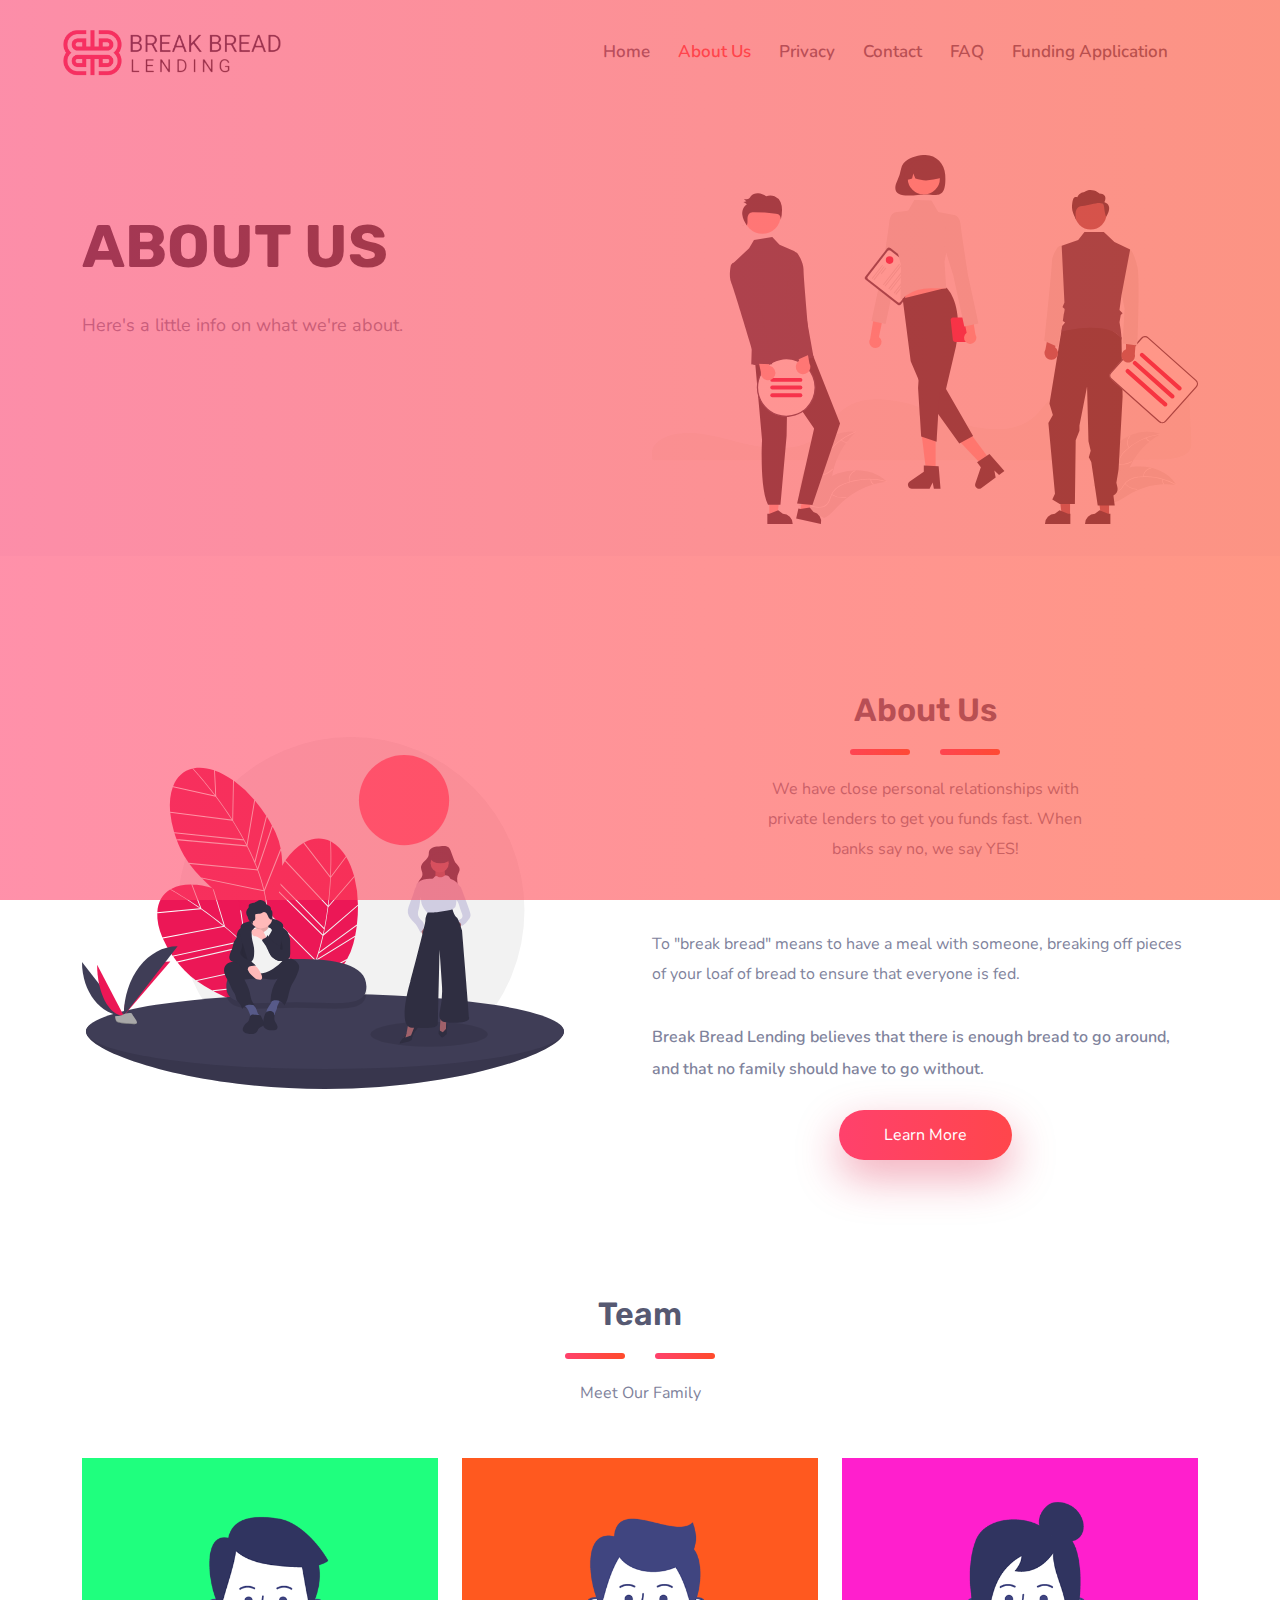
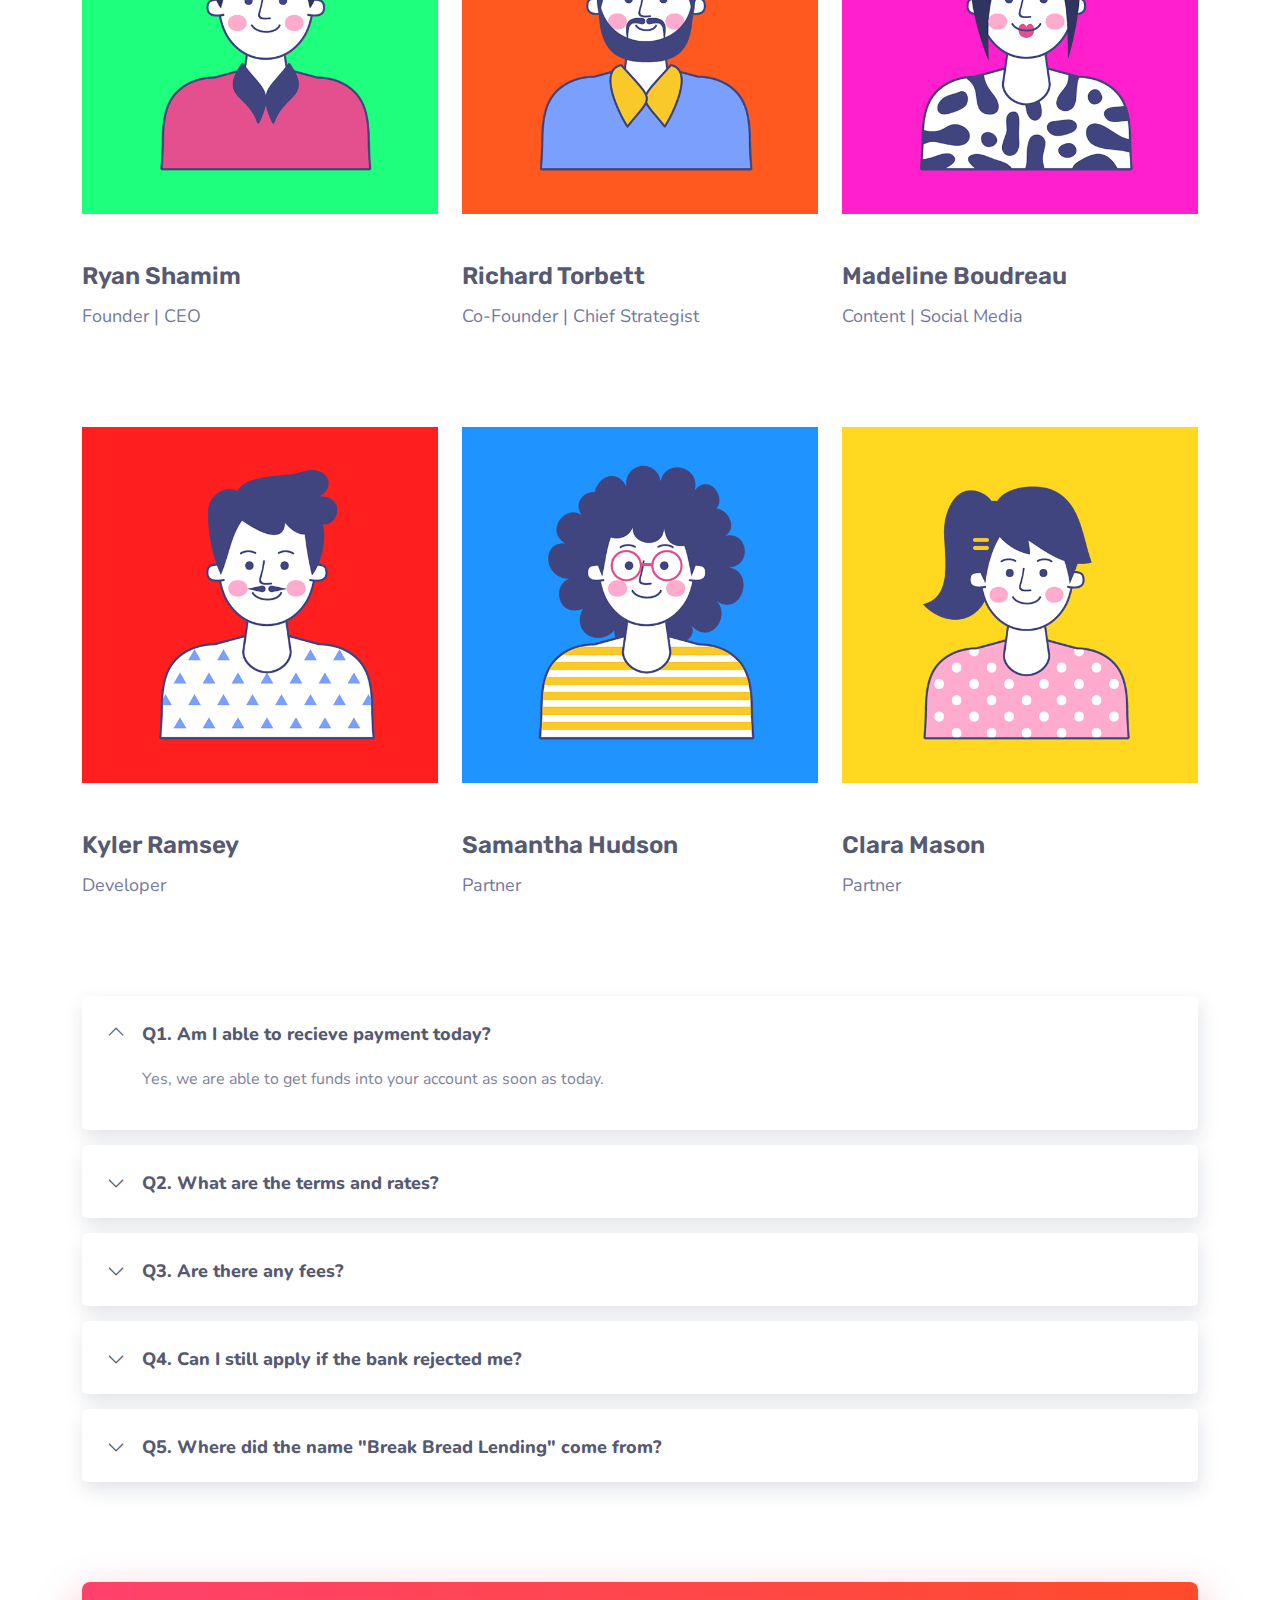
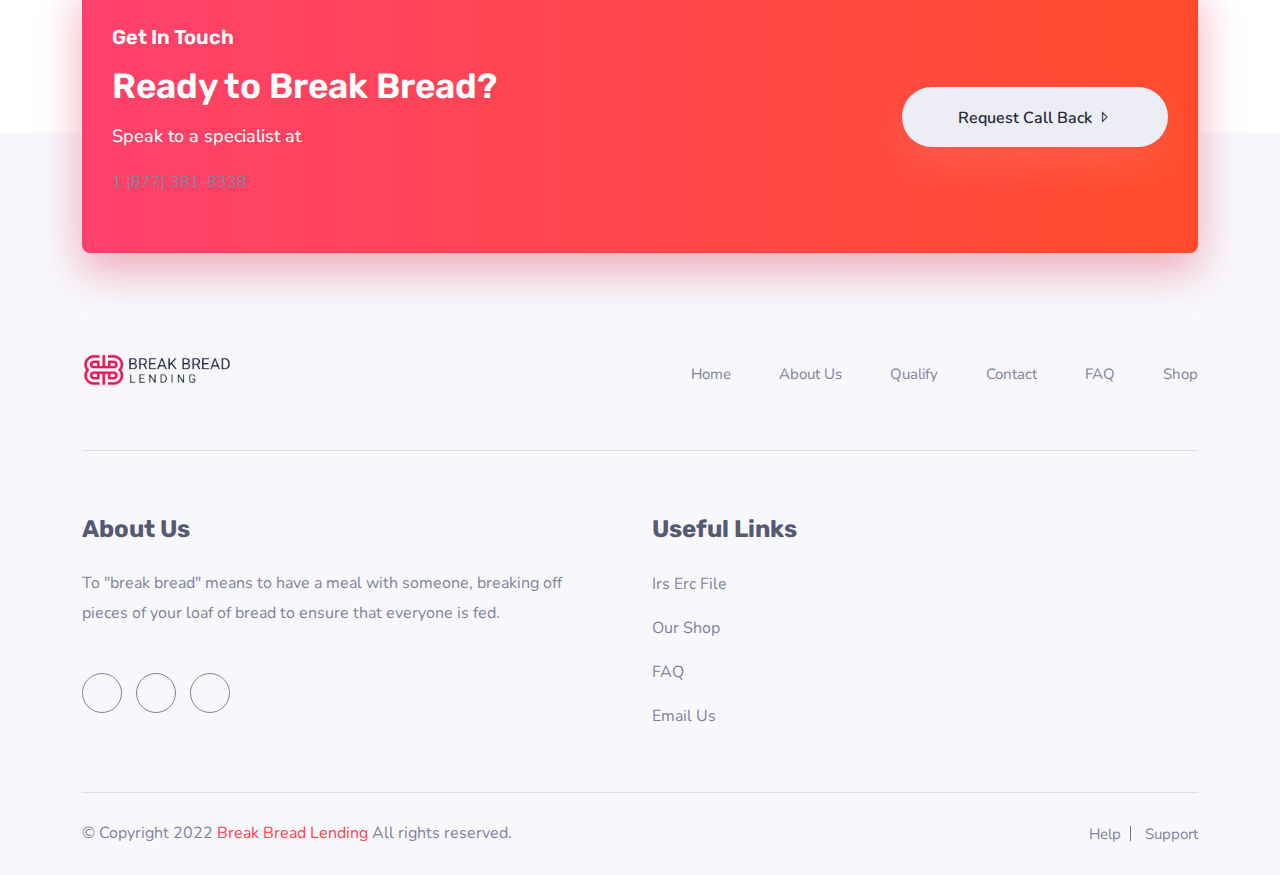
<file: about-us-1.html>
<!doctype html>
<html lang="zxx">

<head>
    <!-- Required meta tags -->
    <meta charset="utf-8">
    <meta name="viewport" content="width=device-width, initial-scale=1, shrink-to-fit=no">
    <title> Break Bread </title>
    <!-- /Required meta tags -->

    <!-- Favicon -->
    <link rel="shortcut icon" href="images/favicon.png" type="image/x-icon">
    <!-- /Favicon -->

    <!-- All CSS -->

    <!-- Vendor Css -->
    <link rel="stylesheet" href="css/vendors.css">
    <!-- /Vendor Css -->

    <!-- Plugin Css -->
    <link rel="stylesheet" href="css/plugins.css">
    <!-- Plugin Css -->

    <!-- Icons Css -->
    <link rel="stylesheet" href="css/icons.css">
    <!-- /Icons Css -->

    <!-- Style Css -->
    <link rel="stylesheet" href="css/style.css">
    <!-- /Style Css -->

    <!-- /All CSS -->

</head>

<body>

    <!-- PreLoader -->
    <div id="preloader">
        <div id="status">
            <div class="spinner"></div>
        </div>
    </div>
    <!--Preloader-->

    <!-- Header -->
    <div class="navbar-area">
        <div class="acavo-responsive-nav">
            <!-- Container -->
            <div class="container">
                <div class="acavo-responsive-menu">
                    <div class="logo">
                        <a href="index.html">
                            <img id="bb-logo" src="images/logo.png" alt="logo">
                        </a>
                    </div>
                </div>
            </div>
            <!-- /Container -->
        </div>
        <div class="acavo-nav">
            <!-- Container -->
            <div class="container-fluid">
                <nav class="navbar navbar-expand-md navbar-light">
                    <a class="navbar-brand" href="index.html">
                        <img id="bb-logo" src="images/logo.png" alt="logo">
                    </a>
                    <div class="collapse navbar-collapse mean-menu">
                        <ul class="navbar-nav">
                            <li class="nav-item"><a href="index.html" class="nav-link">Home</a>
                            </li>

                            <li class="nav-item"><a href="about-us-1.html" class="nav-link active">About Us</a>
            
                            </li>

                            <li class="nav-item"><a href="privacy-policy.html" class="nav-link">Privacy</a>
                                
                            </li>

                            <li class="nav-item"><a href="contact.html" class="nav-link">Contact</a>
                            </li>

                            <li class="nav-item"><a href="faq.html" class="nav-link">FAQ</a>
                            </li>
                            <li class="nav-item"><a href="https://signnow.com/s/Z1IiyO20" class="nav-link"  target="_blank">Funding Application</a>
                            </li>
                        </ul>
                        <!-- <div class="others-option d-flex align-items-center">
                            <div class="option-item">
                                <form class="search-box">
                                    <input type="text" class="input-search" placeholder="Search for anything">
                                    <button type="submit"><i class="uil uil-search-alt"></i></button>
                                </form>
                            </div>
                            <div class="option-item">
                                <a href="contact.html" class="btn theme-btn-1">Get
                                    Started <i class="las la-angle-right"></i></a>
                            </div>
                        </div> -->
                    </div>
                </nav>
            </div>
            <!-- /Container -->
        </div>
        <!-- <div class="others-option-for-responsive">
            
            <div class="container">
                <div class="dot-menu">
                    <div class="inner">
                        <div class="circle circle-one"></div>
                        <div class="circle circle-two"></div>
                        <div class="circle circle-three"></div>
                    </div>
                </div>
                
                <div class="container">
                    <div class="option-inner">
                        <div class="others-option">
                            <div class="option-item">
                                <form class="search-box">
                                    <input type="text" class="input-search" placeholder="Search for anything">
                                    <button type="submit"><i class="flaticon-loupe"></i></button>
                                </form>
                            </div>

                            <div class="option-item">
                                <a href="contact.html" class="btn theme-btn-1"><i class="las la-angle-right"></i>Get
                                    Started</a>
                            </div>
                        </div>
                    </div>
                </div>
                
            </div>
            
        </div> -->
    </div>
    <!-- /Header -->

    <!-- Breadcrumb -->
    <div class="banner-section position-relative">
        <!-- Container -->
        <div class="container">
            <!-- row -->
            <div class="row">
                <!-- col  -->
                <div class="col-md-6">
                    <div class="banner-content banner-padding">
                        <h3 class="title">ABOUT US</h3>
                        <p>Here's a little info on what we're about.
                        </p>
                    </div>
                </div>
                <!-- /col -->
                <!-- col -->
                <div class="col-md-6 mt-7 mt-md-0">
                    <div class="banner-content scene banner-img">
                        <div data-depth="0.2">
                            <img style="margin-bottom: 2rem;" src="images/teamsvg.svg" alt="img" />
                        </div>
                    </div>
                </div>
                <!-- /col -->
            </div>
            <!-- /row -->
        </div>
        <!-- /Container -->
    </div>
    <!-- /Breadcrumb -->

    <!-- About Us -->
    <div class="about-area pt-100">
        <!-- Container -->
        <div class="container">
            <!-- row -->
            <div class="row">
                <!-- col -->
                <div class="col-lg-6 align-self-center">
                    <div class="mb-20">
                        <img style="padding-right: 4rem;" src="images/aboutsvg.svg" class="img-fluid  wow fadeInLeft animated" data-wow-delay="0.2s"
                            alt="image">
                    </div>
                </div>
                <!-- /col -->
                <!-- col -->
                <div class="col-lg-6">
                    <div class="about-content warp">
                        <!-- row -->
                        <div class="row justify-content-center text-center">
                            <!-- col -->
                            <div class="col-lg-8 col-md-12 mb-50">
                                <div class="section-title">
                                    <h2 class="title">About Us</h2>
                                    <div class="title-bdr">
                                        <div class="left-bdr"></div>
                                        <div class="right-bdr"></div>
                                    </div>
                                    <p>We have close personal relationships with private lenders to get you funds fast. When banks say no, we say YES!</p>
                                </div>
                            </div>
                            <!-- /col -->
                        </div>
                        <!-- /row -->
                        <p>To "break bread" means to have a meal with someone, breaking off pieces of your loaf of bread to ensure that everyone is fed.</p><br>
                        <strong>Break Bread Lending believes that there is enough bread to go around, and that no family should have to go without.</strong>

                        <div class="about-btn justify-content-center text-center">
                            <a href="#" class="btn theme-btn-1">
                                Learn More
                            </a>
                        </div>
                    </div>
                </div>
                <!-- /col -->
            </div>
            <!-- /row -->
        </div>
        <!-- /Container -->
    </div>
    <!-- /About Us -->

    <!-- Team -->
    <div class="team-style pt-100">
        <!-- Container -->
        <div class="container">
            <!-- row -->
            <div class="row justify-content-center text-center">
                <!-- col -->
                <div class="col-lg-8 col-md-12 mb-50">
                    <div class="section-title">
                        <h2 class="title">Team</h2>
                        <div class="title-bdr">
                            <div class="left-bdr"></div>
                            <div class="right-bdr"></div>
                        </div>
                        <p>Meet Our Family</p>
                    </div>
                </div>
                <!-- /col -->
            </div>
            <!-- /row -->
            <!-- row -->
            <div class="row">
                <!-- col -->
                <div class="col-lg-4 col-md-6 col-sm-12 team-block">
                    <div class="team-block-3">
                        <div class="image-holder">
                            <figure class="image-box"><img src="images/team/team-2.png" alt=""></figure>
                            <ul class="social-list">
                                <li><a href="https://www.facebook.com/BreakBreadLending" target="_blank"><i class="ri-facebook-fill"></i></a></li>
                                <li><a href="https://www.linkedin.com/in/ryanshamim/" target="_blank"><i class="ri-linkedin-line"></i></a></li>
                                <li><a href="https://www.instagram.com/shamimskee/" target="_blank"><i class="ri-instagram-line"></i></a></li>                            </ul>
                        </div>
                        <div class="lower-content">
                            <h3><a href="https://www.linkedin.com/in/ryanshamim/" target="_blank">Ryan Shamim</a></h3>
                            <span class="designation">Founder | CEO</span>
                        </div>
                    </div>
                </div>
                <!-- /col -->
                <!-- col -->
                <div class="col-lg-4 col-md-6 col-sm-12 team-block">
                    <div class="team-block-3">
                        <div class="image-holder">
                            <figure class="image-box"><img src="images/team/team-4.png" alt=""></figure>
                            <ul class="social-list">
                                <li><a href="https://www.facebook.com/profile.php?id=100086266060895" target="_blank"><i class="ri-facebook-fill"></i></a></li>
                                <li><a href="https://www.linkedin.com/in/richard-torbett-29730a118/" target="_blank"><i class="ri-linkedin-line"></i></a></li>
                                <li><a href="https://www.instagram.com/richardtorbett/" target="_blank"><i class="ri-instagram-line"></i></a></li>                            </ul>
                        </div>
                        <div class="lower-content">
                            <h3><a href="https://www.linkedin.com/in/richard-torbett-29730a118/" target="_blank">Richard Torbett</a></h3>
                            <span class="designation">Co-Founder | Chief Strategist</span>
                        </div>
                    </div>
                </div>
                <!-- /col -->
                <!-- col -->
                <div class="col-lg-4 col-md-6 col-sm-12 team-block">
                    <div class="team-block-3">
                        <div class="image-holder">
                            <figure class="image-box"><img src="images/team/team-3.png" alt=""></figure>
                            <ul class="social-list">
                                <li><a href="https://www.facebook.com/maddy.boudreau.39" target="_blank"><i class="ri-facebook-fill"></i></a></li>
                                <li><a href="https://www.linkedin.com/in/madeline-boudreau-373294202/" target="_blank"><i class="ri-linkedin-line"></i></a></li>
                                <li><a href="https://www.instagram.com/maddy_b76/" target="_blank"><i class="ri-instagram-line"></i></a></li>
                            </ul>
                        </div>
                        <div class="lower-content">
                            <h3><a href="https://www.linkedin.com/in/madeline-boudreau-373294202/" target="_blank">Madeline Boudreau</a></h3>
                            <span class="designation">Content | Social Media</span>
                        </div>
                    </div>
                </div>
                <!-- /col -->
                <!-- col -->
                <div class="col-lg-4 col-md-6 col-sm-12 team-block">
                    <div class="team-block-3">
                        <div class="image-holder">
                            <figure class="image-box"><img src="images/team/team-6.png" alt=""></figure>
                            <ul class="social-list">
                                <li><a href="https://www.facebook.com/kylerramsey123/" target="_blank"><i class="ri-facebook-fill"></i></a></li>
                                <li><a href="https://www.linkedin.com/in/kyler-ramsey/" target="_blank"><i class="ri-linkedin-line"></i></a></li>
                                <li><a href="https://www.instagram.com/kylerramsey/" target="_blank"><i class="ri-instagram-line"></i></a></li>
                            </ul>
                        </div>
                        <div class="lower-content">
                            <h3><a href="https://www.linkedin.com/in/kyler-ramsey/" target="_blank">Kyler Ramsey</a></h3>
                            <span class="designation">Developer</span>
                        </div>
                    </div>
                </div>
                <!-- /col -->
                <!-- col -->
                <div class="col-lg-4 col-md-6 col-sm-12 team-block">
                    <div class="team-block-3">
                        <div class="image-holder">
                            <figure class="image-box"><img src="images/team/team-5.png" alt=""></figure>
                            <ul class="social-list">
                                <li><a href="#"><i class="ri-facebook-fill"></i></a></li>
                                <li><a href="#"><i class="ri-linkedin-line"></i></a></li>
                                <li><a href="#"><i class="ri-instagram-line"></i></a></li>
                            </ul>
                        </div>
                        <div class="lower-content">
                            <h3><a href="#">Samantha Hudson                            </a></h3>
                            <span class="designation">Partner</span>
                        </div>
                    </div>
                </div>
                <!-- /col -->
                <!-- col -->
                <div class="col-lg-4 col-md-6 col-sm-12 team-block">
                    <div class="team-block-3">
                        <div class="image-holder">
                            <figure class="image-box"><img src="images/team/team-1.png" alt=""></figure>
                            <ul class="social-list">
                                <li><a href="#"><i class="ri-facebook-fill"></i></a></li>
                                <li><a href="#"><i class="ri-linkedin-line"></i></a></li>
                                <li><a href="#"><i class="ri-instagram-line"></i></a></li>
                            </ul>
                        </div>
                        <div class="lower-content">
                            <h3><a href="#">Clara Mason
                            </a></h3>
                            <span class="designation">Partner</span>
                        </div>
                    </div>
                </div>
                <!-- /col -->
            </div>
            <!-- /row -->
        </div>
        <!-- /Container -->
    </div>
    <!-- /Team -->

        <!-- FAQ -->
        <div class="faq-area pb-100">
            <!-- Container -->
            <div class="container">
                <div class="tab faq-accordion-tab">

                    <!-- Option tabs for specialized questions -->

                    <!-- <ul class="tabs d-flex flex-wrap justify-content-center">
                        <li class="mb-4"><a href="#"><i class="ri-flag-line"></i> <span>Getting Started</span></a></li>
    
                        <li class="mb-4"><a href="#"><i class="uil uil-money-bill"></i> <span>Pricing & Planes</span></a></li>
    
                        <li class="mb-4"><a href="#"><i class="uil uil-shopping-bag"></i> <span>Sales Question</span></a></li>
    
                        <li class="mb-4"><a href="#"><i class="uil uil-book-open"></i> <span>Usage Guides</span></a></li>
    
                        <li class="mb-4"><a href="#"><i class="uil uil-info-circle"></i> <span>General Guide</span></a></li>
                    </ul> -->
    
                    <div class="tab-content">
                        <div class="tabs-item">
                            <div class="faq-accordion">
                                <ul class="accordion">
                                    <li class="accordion-item">
                                        <a class="accordion-title active" href="javascript:void(0)">
                                            <i class='las la-angle-down'></i>
                                            Q1. Am I able to recieve payment today?
                                        </a>
    
                                        <div class="accordion-content show">
                                            <p>Yes, we are able to get funds into your account as soon as today.</p>
                                        </div>
                                    </li>
    
                                    <li class="accordion-item">
                                        <a class="accordion-title" href="javascript:void(0)">
                                            <i class='las la-angle-down'></i>
                                            Q2. What are the terms and rates?
                                        </a>
    
                                        <div class="accordion-content">
                                            <p>We have a personalized approach to every client. Since everyone's financial history is unique to them, we like to structure deals that are best suited to each clients individual situation. We want our clients to be successful, and not dragged down by bad rates and terms.</p>
                                        </div>
                                    </li>
    
                                    <li class="accordion-item">
                                        <a class="accordion-title" href="javascript:void(0)">
                                            <i class='las la-angle-down'></i>
                                            Q3. Are there any fees?
                                        </a>
    
                                        <div class="accordion-content">
                                            <p>Here at Bread Bread Lending we will never charge you any hidden or additional fees. We would rather form long term trustworthy partnerships with our clients.</p>
                                        </div>
                                    </li>
    
                                    <li class="accordion-item">
                                        <a class="accordion-title" href="javascript:void(0)">
                                            <i class='las la-angle-down'></i>
                                            Q4. Can I still apply if the bank rejected me?
                                        </a>
    
                                        <div class="accordion-content">
                                            <p>Absolutely! Because we rely on private funding rather than banking institutions, when they say no, we can say yes!</p>
                                        </div>
                                    </li>
    
                                    <li class="accordion-item">
                                        <a class="accordion-title" href="javascript:void(0)">
                                            <i class='las la-angle-down'></i>
                                            Q5. Where did the name "Break Bread Lending" come from?
                                        </a>
    
                                        <div class="accordion-content">
                                            <p>To "break bread" is to have a meal with someone; there are connotations of seeing to it that everyone is fed. We believe that the lending process should be a wholesome, intimate event, much like sharing a warm loaf of bread over a dinner table.</p>
                                        </div>
                                    </li>
                                </ul>
                            </div>
                        </div>
    
                        <div class="tabs-item">
                            <div class="faq-accordion">
                                <ul class="accordion">
                                    <li class="accordion-item">
                                        <a class="accordion-title active" href="javascript:void(0)">
                                            <i class='las la-angle-down'></i>
                                            Q1. What is an EMI?
                                        </a>
    
                                        <div class="accordion-content show">
                                            <p>Lorem Ipsum is simply dummy text of the printing and typesetting industry.
                                                Lorem Ipsum has been the industry's standard dummy text ever since the
                                                1500s, when an unknown printer took a galley of type and scrambled it to
                                                make a type specimen book.</p>
                                        </div>
                                    </li>
    
                                    <li class="accordion-item">
                                        <a class="accordion-title" href="javascript:void(0)">
                                            <i class='las la-angle-down'></i>
                                            Q2. Does barisal perform audits or prepare tax returns?
                                        </a>
    
                                        <div class="accordion-content">
                                            <p>Lorem Ipsum is simply dummy text of the printing and typesetting industry.
                                                Lorem Ipsum has been the industry's standard dummy text ever since the
                                                1500s, when an unknown printer took a galley of type and scrambled it to
                                                make a type specimen book.</p>
                                        </div>
                                    </li>
    
                                    <li class="accordion-item">
                                        <a class="accordion-title" href="javascript:void(0)">
                                            <i class='las la-angle-down'></i>
                                            Q3. How do I know if I need to implement a new accounting system?
                                        </a>
    
                                        <div class="accordion-content">
                                            <p>Lorem Ipsum is simply dummy text of the printing and typesetting industry.
                                                Lorem Ipsum has been the industry's standard dummy text ever since the
                                                1500s, when an unknown printer took a galley of type and scrambled it to
                                                make a type specimen book.</p>
                                        </div>
                                    </li>
    
                                    <li class="accordion-item">
                                        <a class="accordion-title" href="javascript:void(0)">
                                            <i class='las la-angle-down'></i>
                                            Q4. Why should I use bsal instead of other professional services firms?
                                        </a>
    
                                        <div class="accordion-content">
                                            <p>Lorem Ipsum is simply dummy text of the printing and typesetting industry.
                                                Lorem Ipsum has been the industry's standard dummy text ever since the
                                                1500s, when an unknown printer took a galley of type and scrambled it to
                                                make a type specimen book.</p>
                                        </div>
                                    </li>
    
                                    <li class="accordion-item">
                                        <a class="accordion-title" href="javascript:void(0)">
                                            <i class='las la-angle-down'></i>
                                            Q5. How do I know what my equity structure might look like over time?
                                        </a>
    
                                        <div class="accordion-content">
                                            <p>Lorem Ipsum is simply dummy text of the printing and typesetting industry.
                                                Lorem Ipsum has been the industry's standard dummy text ever since the
                                                1500s, when an unknown printer took a galley of type and scrambled it to
                                                make a type specimen book.</p>
                                        </div>
                                    </li>
                                </ul>
                            </div>
                        </div>
                        <div class="tabs-item">
                            <div class="faq-accordion">
                                <ul class="accordion">
                                    <li class="accordion-item">
                                        <a class="accordion-title active" href="javascript:void(0)">
                                            <i class='las la-angle-down'></i>
                                            Q1. What is an EMI?
                                        </a>
    
                                        <div class="accordion-content show">
                                            <p>Lorem Ipsum is simply dummy text of the printing and typesetting industry.
                                                Lorem Ipsum has been the industry's standard dummy text ever since the
                                                1500s, when an unknown printer took a galley of type and scrambled it to
                                                make a type specimen book.</p>
                                        </div>
                                    </li>
    
                                    <li class="accordion-item">
                                        <a class="accordion-title" href="javascript:void(0)">
                                            <i class='las la-angle-down'></i>
                                            Q2. Does barisal perform audits or prepare tax returns?
                                        </a>
    
                                        <div class="accordion-content">
                                            <p>Lorem Ipsum is simply dummy text of the printing and typesetting industry.
                                                Lorem Ipsum has been the industry's standard dummy text ever since the
                                                1500s, when an unknown printer took a galley of type and scrambled it to
                                                make a type specimen book.</p>
                                        </div>
                                    </li>
    
                                    <li class="accordion-item">
                                        <a class="accordion-title" href="javascript:void(0)">
                                            <i class='las la-angle-down'></i>
                                            Q3. How do I know if I need to implement a new accounting system?
                                        </a>
    
                                        <div class="accordion-content">
                                            <p>Lorem Ipsum is simply dummy text of the printing and typesetting industry.
                                                Lorem Ipsum has been the industry's standard dummy text ever since the
                                                1500s, when an unknown printer took a galley of type and scrambled it to
                                                make a type specimen book.</p>
                                        </div>
                                    </li>
    
                                    <li class="accordion-item">
                                        <a class="accordion-title" href="javascript:void(0)">
                                            <i class='las la-angle-down'></i>
                                            Q4. Why should I use bsal instead of other professional services firms?
                                        </a>
    
                                        <div class="accordion-content">
                                            <p>Lorem Ipsum is simply dummy text of the printing and typesetting industry.
                                                Lorem Ipsum has been the industry's standard dummy text ever since the
                                                1500s, when an unknown printer took a galley of type and scrambled it to
                                                make a type specimen book.</p>
                                        </div>
                                    </li>
    
                                    <li class="accordion-item">
                                        <a class="accordion-title" href="javascript:void(0)">
                                            <i class='las la-angle-down'></i>
                                            Q5. How do I know what my equity structure might look like over time?
                                        </a>
    
                                        <div class="accordion-content">
                                            <p>Lorem Ipsum is simply dummy text of the printing and typesetting industry.
                                                Lorem Ipsum has been the industry's standard dummy text ever since the
                                                1500s, when an unknown printer took a galley of type and scrambled it to
                                                make a type specimen book.</p>
                                        </div>
                                    </li>
                                </ul>
                            </div>
                        </div>
                        <div class="tabs-item">
                            <div class="faq-accordion">
                                <ul class="accordion">
                                    <li class="accordion-item">
                                        <a class="accordion-title active" href="javascript:void(0)">
                                            <i class='las la-angle-down'></i>
                                            Q1. What is an EMI?
                                        </a>
    
                                        <div class="accordion-content show">
                                            <p>Lorem Ipsum is simply dummy text of the printing and typesetting industry.
                                                Lorem Ipsum has been the industry's standard dummy text ever since the
                                                1500s, when an unknown printer took a galley of type and scrambled it to
                                                make a type specimen book.</p>
                                        </div>
                                    </li>
    
                                    <li class="accordion-item">
                                        <a class="accordion-title" href="javascript:void(0)">
                                            <i class='las la-angle-down'></i>
                                            Q2. Does barisal perform audits or prepare tax returns?
                                        </a>
    
                                        <div class="accordion-content">
                                            <p>Lorem Ipsum is simply dummy text of the printing and typesetting industry.
                                                Lorem Ipsum has been the industry's standard dummy text ever since the
                                                1500s, when an unknown printer took a galley of type and scrambled it to
                                                make a type specimen book.</p>
                                        </div>
                                    </li>
    
                                    <li class="accordion-item">
                                        <a class="accordion-title" href="javascript:void(0)">
                                            <i class='las la-angle-down'></i>
                                            Q3. How do I know if I need to implement a new accounting system?
                                        </a>
    
                                        <div class="accordion-content">
                                            <p>Lorem Ipsum is simply dummy text of the printing and typesetting industry.
                                                Lorem Ipsum has been the industry's standard dummy text ever since the
                                                1500s, when an unknown printer took a galley of type and scrambled it to
                                                make a type specimen book.</p>
                                        </div>
                                    </li>
    
                                    <li class="accordion-item">
                                        <a class="accordion-title" href="javascript:void(0)">
                                            <i class='las la-angle-down'></i>
                                            Q4. Why should I use bsal instead of other professional services firms?
                                        </a>
    
                                        <div class="accordion-content">
                                            <p>Lorem Ipsum is simply dummy text of the printing and typesetting industry.
                                                Lorem Ipsum has been the industry's standard dummy text ever since the
                                                1500s, when an unknown printer took a galley of type and scrambled it to
                                                make a type specimen book.</p>
                                        </div>
                                    </li>
    
                                    <li class="accordion-item">
                                        <a class="accordion-title" href="javascript:void(0)">
                                            <i class='las la-angle-down'></i>
                                            Q5. How do I know what my equity structure might look like over time?
                                        </a>
    
                                        <div class="accordion-content">
                                            <p>Lorem Ipsum is simply dummy text of the printing and typesetting industry.
                                                Lorem Ipsum has been the industry's standard dummy text ever since the
                                                1500s, when an unknown printer took a galley of type and scrambled it to
                                                make a type specimen book.</p>
                                        </div>
                                    </li>
                                </ul>
                            </div>
                        </div>
                        <div class="tabs-item">
                            <div class="faq-accordion">
                                <ul class="accordion">
                                    <li class="accordion-item">
                                        <a class="accordion-title active" href="javascript:void(0)">
                                            <i class='las la-angle-down'></i>
                                            Q1. What is an EMI?
                                        </a>
    
                                        <div class="accordion-content show">
                                            <p>Lorem Ipsum is simply dummy text of the printing and typesetting industry.
                                                Lorem Ipsum has been the industry's standard dummy text ever since the
                                                1500s, when an unknown printer took a galley of type and scrambled it to
                                                make a type specimen book.</p>
                                        </div>
                                    </li>
    
                                    <li class="accordion-item">
                                        <a class="accordion-title" href="javascript:void(0)">
                                            <i class='las la-angle-down'></i>
                                            Q2. Does barisal perform audits or prepare tax returns?
                                        </a>
    
                                        <div class="accordion-content">
                                            <p>Lorem Ipsum is simply dummy text of the printing and typesetting industry.
                                                Lorem Ipsum has been the industry's standard dummy text ever since the
                                                1500s, when an unknown printer took a galley of type and scrambled it to
                                                make a type specimen book.</p>
                                        </div>
                                    </li>
    
                                    <li class="accordion-item">
                                        <a class="accordion-title" href="javascript:void(0)">
                                            <i class='las la-angle-down'></i>
                                            Q3. How do I know if I need to implement a new accounting system?
                                        </a>
    
                                        <div class="accordion-content">
                                            <p>Lorem Ipsum is simply dummy text of the printing and typesetting industry.
                                                Lorem Ipsum has been the industry's standard dummy text ever since the
                                                1500s, when an unknown printer took a galley of type and scrambled it to
                                                make a type specimen book.</p>
                                        </div>
                                    </li>
    
                                    <li class="accordion-item">
                                        <a class="accordion-title" href="javascript:void(0)">
                                            <i class='las la-angle-down'></i>
                                            Q4. Why should I use bsal instead of other professional services firms?
                                        </a>
    
                                        <div class="accordion-content">
                                            <p>Lorem Ipsum is simply dummy text of the printing and typesetting industry.
                                                Lorem Ipsum has been the industry's standard dummy text ever since the
                                                1500s, when an unknown printer took a galley of type and scrambled it to
                                                make a type specimen book.</p>
                                        </div>
                                    </li>
    
                                    <li class="accordion-item">
                                        <a class="accordion-title" href="javascript:void(0)">
                                            <i class='las la-angle-down'></i>
                                            Q5. How do I know what my equity structure might look like over time?
                                        </a>
    
                                        <div class="accordion-content">
                                            <p>Lorem Ipsum is simply dummy text of the printing and typesetting industry.
                                                Lorem Ipsum has been the industry's standard dummy text ever since the
                                                1500s, when an unknown printer took a galley of type and scrambled it to
                                                make a type specimen book.</p>
                                        </div>
                                    </li>
                                </ul>
                            </div>
                        </div>
                    </div>
                </div>
            </div>
            <!-- /Container -->
        </div>
        <!-- /FAQ -->

    <!-- Cta -->
    <div class="cta-area">
        <!-- Container -->
        <div class="container">
            <!-- row -->
            <div class="row align-items-center">
                <!-- col -->
                <div class="col-lg-12">
                    <div class="get-start-box">
                        <!-- col -->
                        <div class="col-lg-8">
                            <div class="section-heading">
                                <h5 class="section__meta text-white">Get In Touch</h5>
                                <h2 class="section__title">Ready to Break Bread?</h2>
                                <p class="section__sub">Speak to a specialist at <p><a href="tel:+18773818338">1 (877) 381-8338</a></p></p>
                            </div>
                        </div>
                        <!-- /col -->
                        <!-- col -->
                        <div class="col-lg-4">
                            <div class="button-shared text-end">
                                <a href="https://calendly.com/bblending" class="btn cta-btn">
                                    Request Call Back <span class="la la-caret-right"></span>
                                </a>
                            </div>
                        </div>
                        <!-- /col -->
                    </div>
                </div>
                <!-- /col -->
            </div>
            <!-- /row -->
        </div>
        <!-- /Container -->
    </div>
    <!-- /Cta -->

    <!-- Footer -->
    <footer class="footer-style bg-gray-100 pt-200">
        <!-- Container -->
        <div class="container">
            <!-- row -->
            <div class="row">
                <!-- col -->
                <div class="col-xl-3 col-lg-3 col-md-4">
                    <div class="footer-logo">
                        <a href="index.html"><img src="images/logo.png" alt=""></a>
                    </div>
                </div>
                <!-- /col -->
                <!-- col -->
                <div class="col-xl-9 col-lg-9  col-md-8 mb-30">
                    <div class="footer-top-wrapper">
                        <ul class="footer-top-link text-end">
                            <li><a href="index.html">Home</a></li>
                            <li><a href="about-us-1.html">About Us</a></li>
                            <li><a href="loans.html">Qualify</a></li>
                            <li><a href="contact.html">Contact</a></li>
                            <li><a href="faq.html">FAQ</a></li>
                            <li><a href="https://break-bread-lending-the-store.myshopify.com/" target="_blank">Shop</a></li>
                        </ul>
                    </div>
                </div>
                <!-- /col -->
                <!-- col -->
            </div>
            <!-- /row -->
            <div class="footer-middle-area mt-30 pb-30 pt-60">
                <!-- row -->
                <div class="row">
                    <!-- col -->
                    <div class="col-xl-6 col-lg-6 col-md-6">
                        <div class="footer-wrapper mb-30">
                            <h3 class="footer-title">About Us</h3>
                            <div class="footer-text">
                                <p>To "break bread" means to have a meal with someone, breaking off pieces of your loaf of bread to ensure that everyone is fed. </p>
                            </div>
                            <div class="footer-icon">
                                <a href="https://www.facebook.com/profile.php?id=100085502594262"><i class="uil uil-facebook-f"></i></a>
                                <a href="https://www.linkedin.com/company/breakbreadlending/" target="_blank"><i class="uil uil-linkedin"></i></a>
                                <a href="https://www.instagram.com/breakbreadlending/" target="_blank"><i class="uil uil-instagram-alt"></i></a>
                            </div>
                        </div>
                    </div>
                    <!-- /col -->
                    <!-- col -->
                    
                    <!-- /col -->
                    <!-- col -->
                    <div class="col-xl-6 col-lg-6 col-md-6">
                        <div class="footer-wrapper mb-30">
                            <h3 class="footer-title">Useful Links</h3>
                            <div class="footer-link">
                                <ul>
                                    <li><a href="https://www.irsercfile.com/" target="_blank">Irs Erc File</a></li>
                                    <li><a href="https://break-bread-lending-the-store.myshopify.com/" target="_blank">Our Shop</a></li>
                                    <li><a href="faq.html">FAQ</a></li>
                                    <li><a href="mailto:info@breakbreadlending.com?subject=Contacting from Website">Email Us</a>
                                    </li>
                                </ul>
                            </div>
                        </div>
                    </div>
                    <!-- /col -->
                    <!-- col -->
                
                    <!-- /col -->
                </div>
                <!-- /row -->
            </div>
            <div class="footer-bottom-area pt-25 pb-25">
                <!-- row -->
                <div class="row">
                    <!-- col -->
                    <div class="col-xl-6 col-lg-6 col-md-6">
                        <div class="copyright">
                            <p>© Copyright 2022 <a href="index.html">Break Bread Lending</a> All rights reserved.</p>
                        </div>
                    </div>
                    <!-- col -->
                    <!-- /col -->
                    <div class="col-xl-6 col-lg-6 col-md-6">
                        <div class="footer-bottom-link text-end">
                            <ul>
                                <li><a href="contact.html">Help </a></li>
                                <li><a href="contact.html"> Support</a></li>
                            </ul>
                        </div>
                    </div>
                    <!-- /col -->
                </div>
                <!-- /row -->
            </div>
        </div>
        <!-- /Container -->
    </footer>
    <!-- /Footer -->

    <!-- Go top -->
    <div class="go-top-area">
        <div class="go-top-wrap">
            <div class="go-top-btn-wrap">
                <div class="go-top go-top-btn">
                    <i class="las la-angle-double-up"></i>
                    <i class="las la-angle-double-up"></i>
                </div>
            </div>
        </div>
    </div>
    <!-- /Go top -->

    <!-- JS -->

    <!-- Vendor Js -->
    <script src="js/vendors.js"></script>
    <!-- /Vendor js -->

    <!-- Plugins Js -->
    <script src="js/plugins.js"></script>
    <!-- /Plugins Js -->

    <!-- Main JS -->
    <script src="js/main.js"></script>
    <!-- /Main JS -->

    <!-- /JS -->

</body>

</html>
</file>
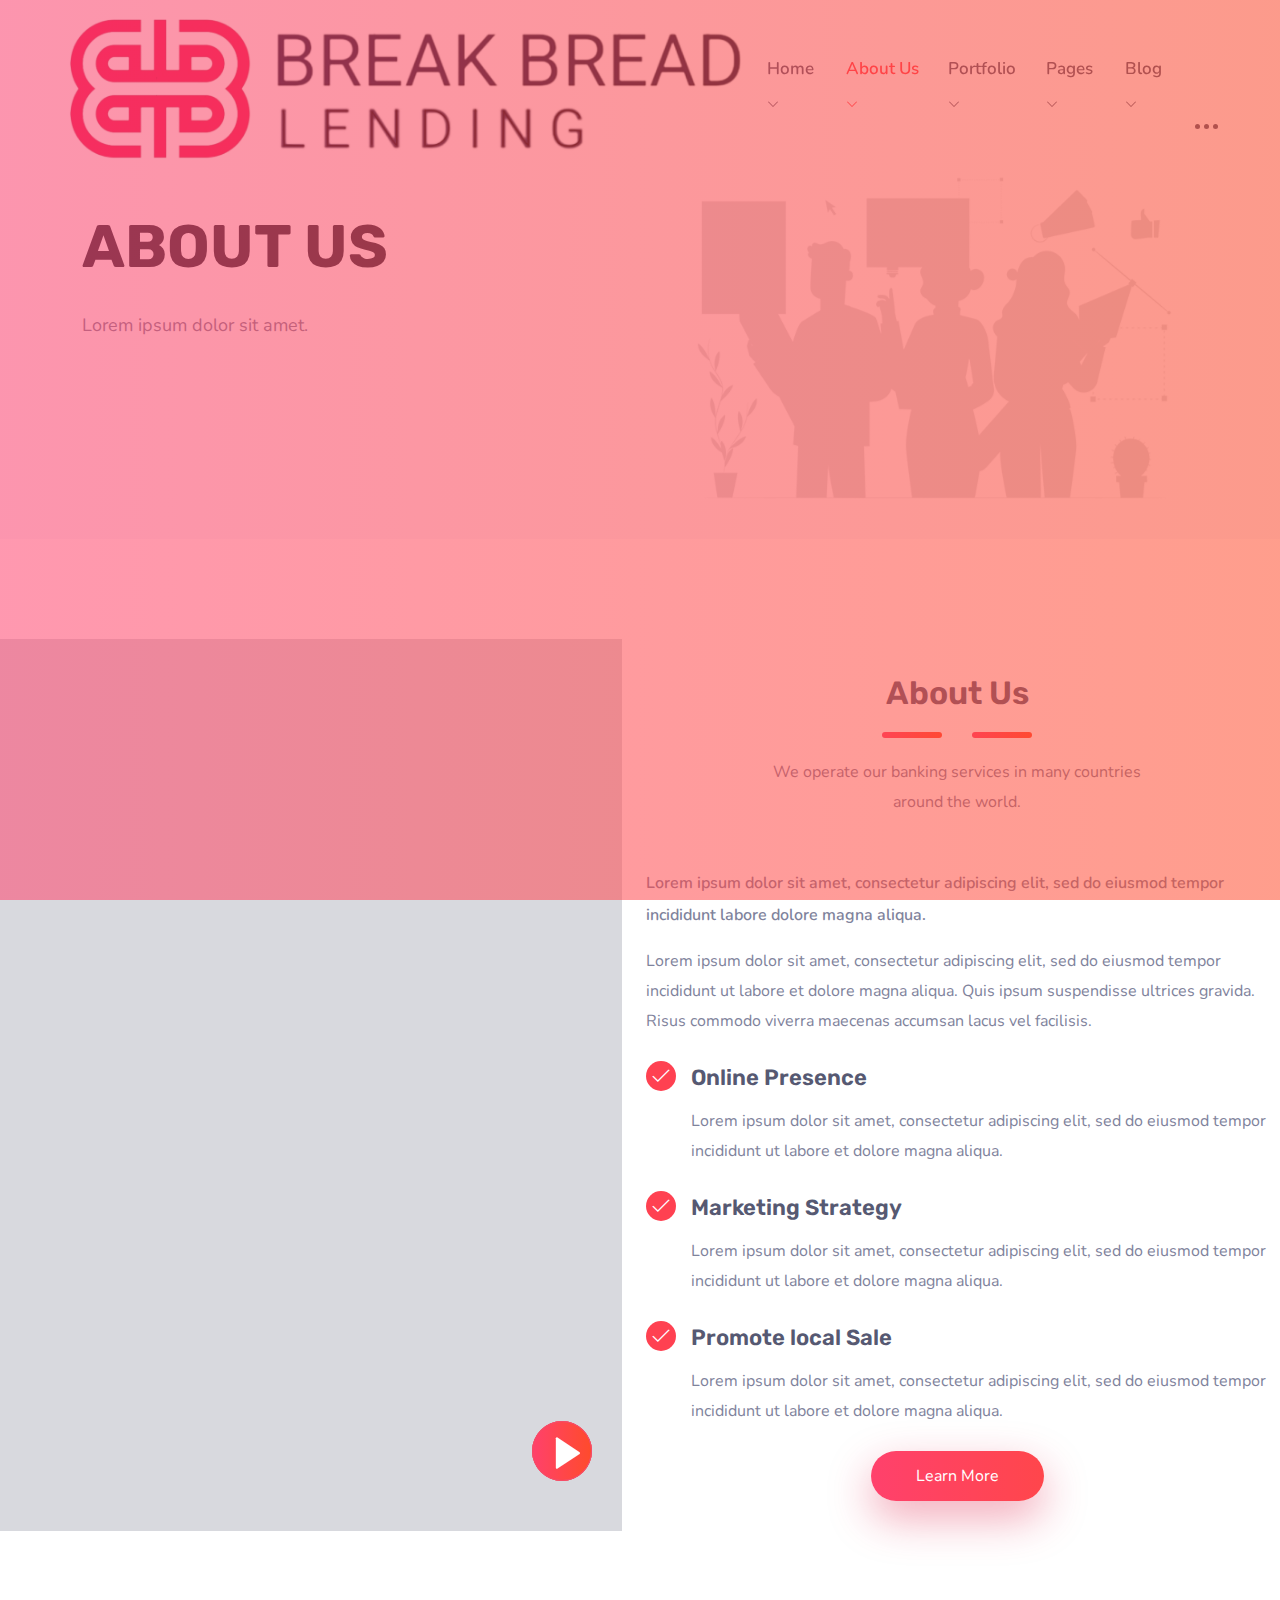
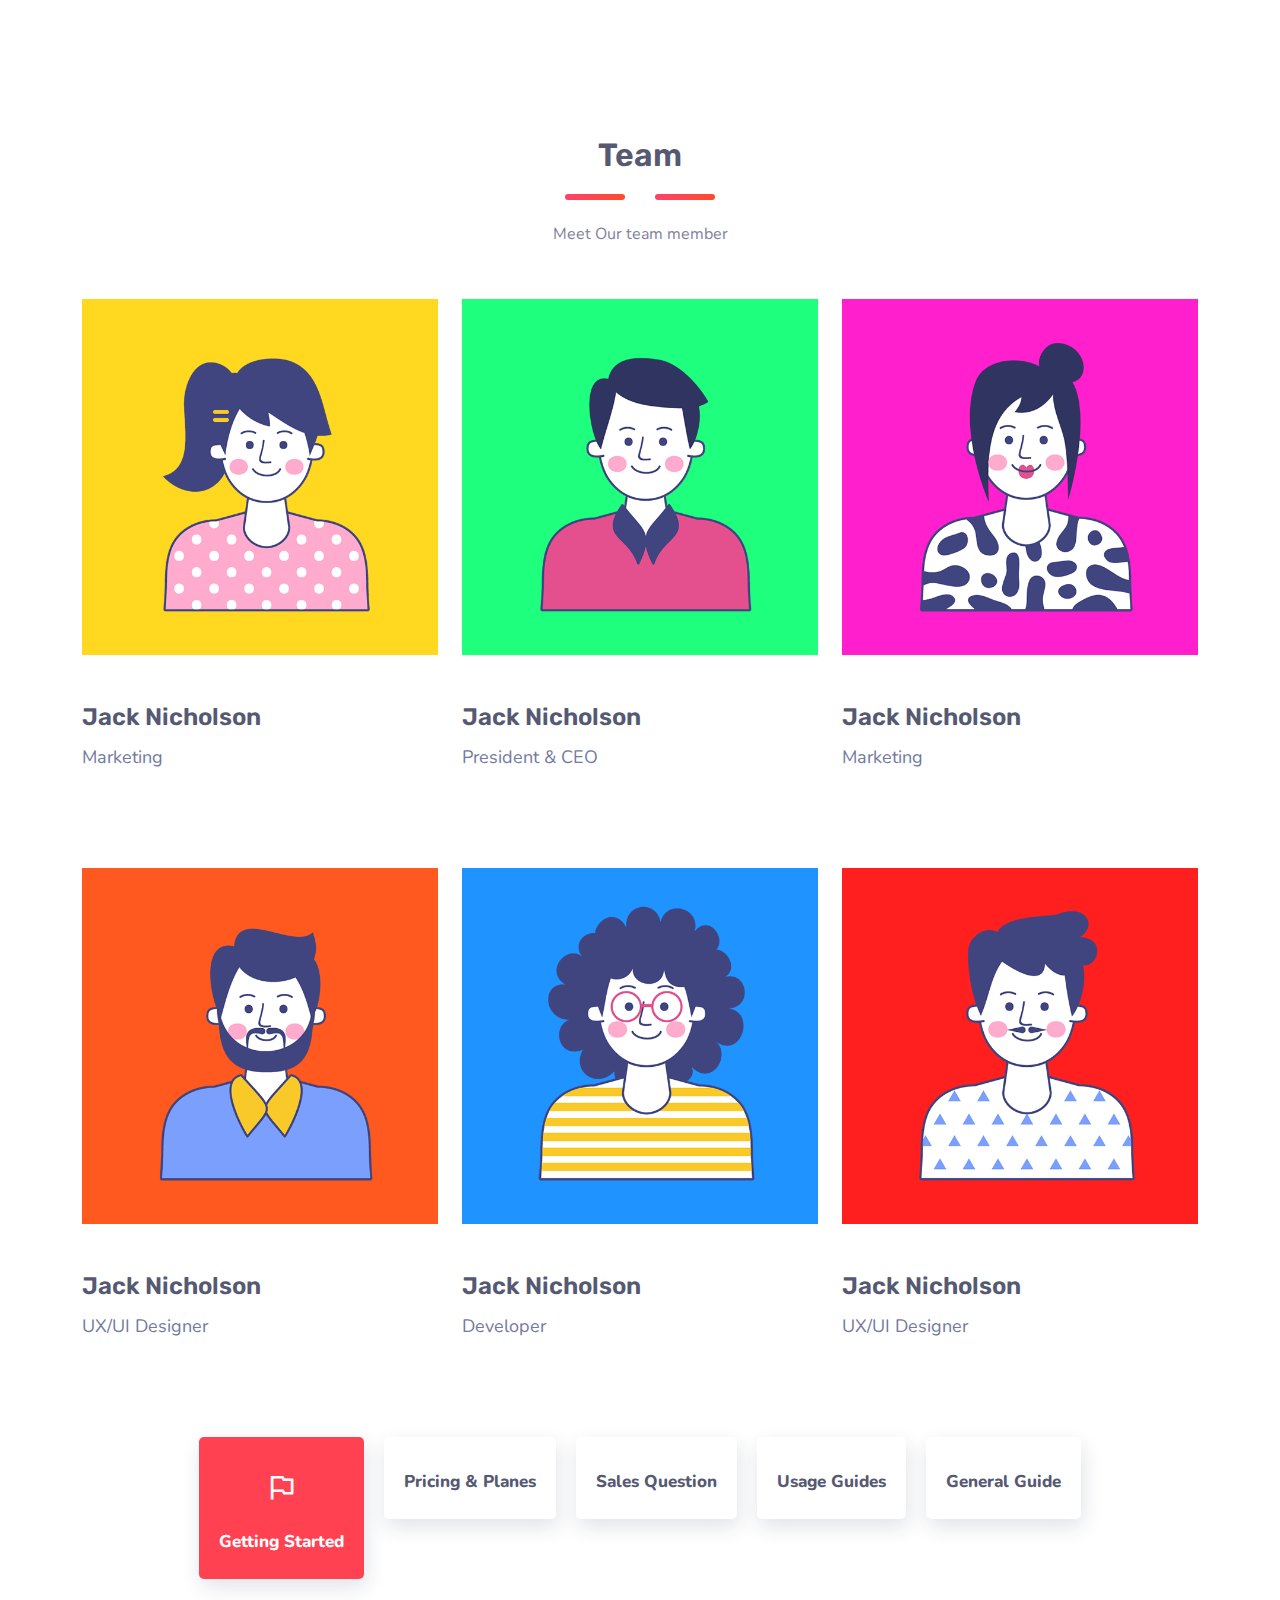
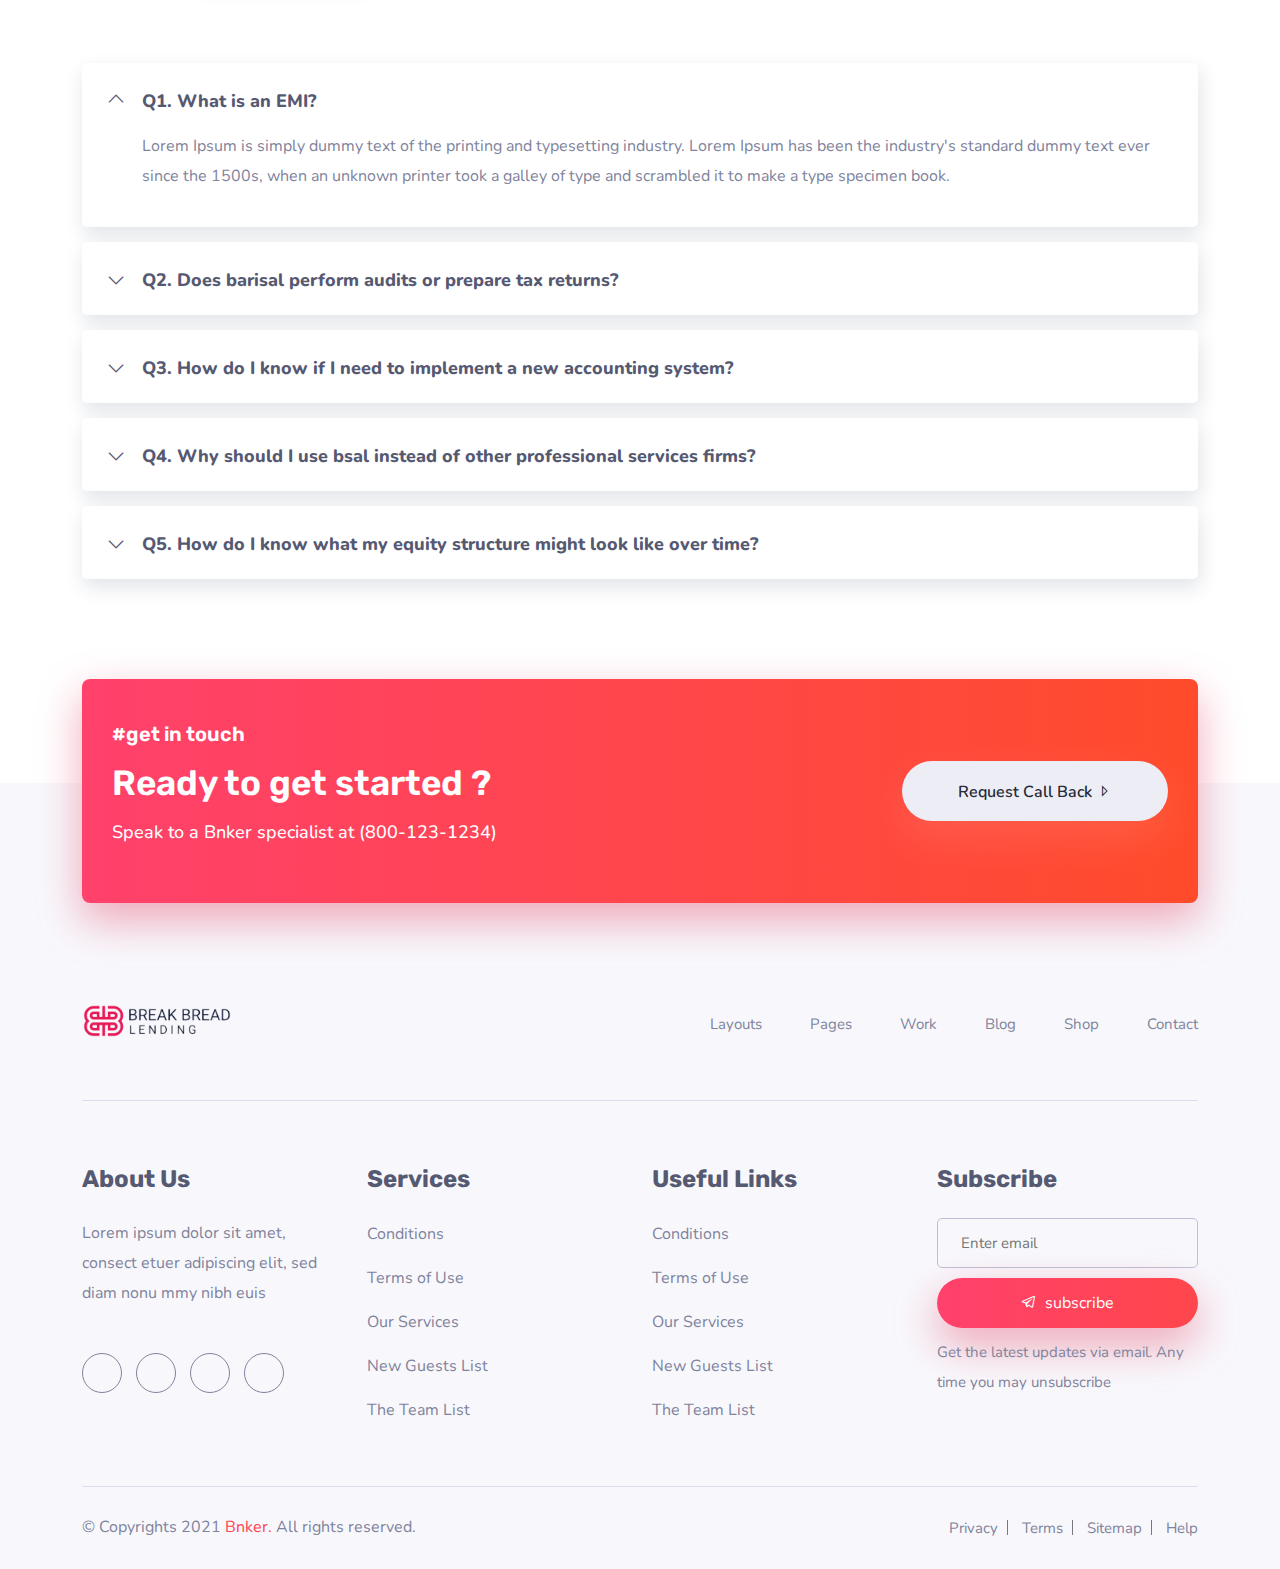
<file: about-us-2.html>
<!doctype html>
<html lang="zxx">

<head>
    <!-- Required meta tags -->
    <meta charset="utf-8">
    <meta name="viewport" content="width=device-width, initial-scale=1, shrink-to-fit=no">
    <title> Bnker. - Banking and Loan HTML Templates </title>
    <!-- /Required meta tags -->

    <!-- Favicon -->
    <link rel="shortcut icon" href="images/favicon.png" type="image/x-icon">
    <!-- /Favicon -->

    <!-- All CSS -->

    <!-- Vendor Css -->
    <link rel="stylesheet" href="css/vendors.css">
    <!-- /Vendor Css -->

    <!-- Plugin Css -->
    <link rel="stylesheet" href="css/plugins.css">
    <!-- Plugin Css -->

    <!-- Icons Css -->
    <link rel="stylesheet" href="css/icons.css">
    <!-- /Icons Css -->

    <!-- Style Css -->
    <link rel="stylesheet" href="css/style.css">
    <!-- /Style Css -->

    <!-- /All CSS -->

</head>

<body>

    <!-- PreLoader -->
    <div id="preloader">
        <div id="status">
            <div class="spinner"></div>
        </div>
    </div>
    <!--Preloader-->

    <!-- Header -->
    <div class="navbar-area">
        <div class="acavo-responsive-nav">
            <!-- Container -->
            <div class="container">
                <div class="acavo-responsive-menu">
                    <div class="logo">
                        <a href="index.html">
                            <img src="images/logo.png" alt="logo">
                        </a>
                    </div>
                </div>
            </div>
            <!-- /Container -->
        </div>
        <div class="acavo-nav">
            <!-- Container -->
            <div class="container-fluid">
                <nav class="navbar navbar-expand-md navbar-light">
                    <a class="navbar-brand" href="index.html">
                        <img src="images/logo.png" alt="logo">
                    </a>
                    <div class="collapse navbar-collapse mean-menu">
                        <ul class="navbar-nav">
                            <li class="nav-item"><a href="#" class="nav-link">Home <i class='las la-angle-down'></i></a>
                                <ul class="dropdown-menu">
                                    <li class="nav-item"><a href="index.html" class="nav-link">Home 1</a></li>
                                    <li class="nav-item"><a href="index-2.html" class="nav-link">Home 2</a></li>
                                    <li class="nav-item"><a href="index-3.html" class="nav-link">Home 3</a></li>
                                </ul>
                            </li>

                            <li class="nav-item"><a href="#" class="nav-link active">About Us <i
                                        class='las la-angle-down'></i></a>
                                <ul class="dropdown-menu">
                                    <li class="nav-item"><a href="about-us-1.html" class="nav-link">About Us
                                            1</a></li>
                                    <li class="nav-item"><a href="about-us-2.html" class="nav-link active">About Us
                                            2</a></li>
                                </ul>
                            </li>

                            <li class="nav-item"><a href="#" class="nav-link">Portfolio <i
                                        class='las la-angle-down'></i></a>
                                <ul class="dropdown-menu">
                                    <li class="nav-item"><a href="portfolio.html" class="nav-link">Portfolio</a></li>
                                    <li class="nav-item"><a href="portfolio-detail.html" class="nav-link">Portfolio
                                            Details</a></li>
                                </ul>
                            </li>

                            <li class="nav-item"><a href="#" class="nav-link">Pages <i
                                        class='las la-angle-down'></i></a>
                                <ul class="dropdown-menu">
                                    <li class="nav-item"><a href="faq.html" class="nav-link">FAQ</a></li>
                                    <li class="nav-item"><a href="team.html" class="nav-link">Team</a></li>
                                    <li class="nav-item"><a href="contact.html" class="nav-link">Contact</a></li>
                                    <li class="nav-item"><a href="#" class="nav-link">Auth Page <i
                                                class='las la-angle-right'></i></a>
                                        <ul class="dropdown-menu">
                                            <li class="nav-item"><a href="login.html" class="nav-link">Login</a></li>
                                            <li class="nav-item"><a href="signup.html" class="nav-link">Sing Up</a></li>
                                            <li class="nav-item"><a href="recover.html" class="nav-link">Recover</a>
                                            </li>
                                        </ul>
                                    </li>
                                    <li class="nav-item"><a href="pricing.html" class="nav-link">Pricing</a></li>
                                    <li class="nav-item"><a href="404.html" class="nav-link">404</a></li>
                                    <li class="nav-item"><a href="coming-soon.html" class="nav-link">Coming Soon</a>
                                    </li>
                                    <li class="nav-item"><a href="loan-calculation.html" class="nav-link">Loan
                                            Calculation</a></li>
                                    <li class="nav-item"><a href="loans.html" class="nav-link">Loan Form</a></li>
                                    <li class="nav-item"><a href="open-account.html" class="nav-link">Open Account</a>
                                    </li>
                                    <li class="nav-item"><a href="privacy-policy.html" class="nav-link">Privacy
                                            Policy</a></li>
                                    <li class="nav-item"><a href="testimonials.html" class="nav-link">Testimonials</a>
                                    </li>
                                </ul>
                            </li>

                            <li class="nav-item"><a href="#" class="nav-link">Blog <i class='las la-angle-down'></i></a>
                                <ul class="dropdown-menu">
                                    <li class="nav-item"><a href="blog.html" class="nav-link">Blog</a></li>
                                    <li class="nav-item"><a href="blog-grid.html" class="nav-link">Blog Grid</a></li>
                                    <li class="nav-item"><a href="blog-single-sidebar.html" class="nav-link">Blog Single
                                            Sidebar</a>
                                    </li>
                                    <li class="nav-item"><a href="blog-single.html" class="nav-link">Blog Single</a>
                                    </li>
                                </ul>
                            </li>
                        </ul>
                        <div class="others-option d-flex align-items-center">
                            <div class="option-item">
                                <form class="search-box">
                                    <input type="text" class="input-search" placeholder="Search for anything">
                                    <button type="submit"><i class="uil uil-search-alt"></i></button>
                                </form>
                            </div>
                            <div class="option-item">
                                <a href="contact.html" class="btn theme-btn-1">Get
                                    Started <i class="las la-angle-right"></i></a>
                            </div>
                        </div>
                    </div>
                </nav>
            </div>
            <!-- /Container -->
        </div>
        <div class="others-option-for-responsive">
            <!-- Container -->
            <div class="container">
                <div class="dot-menu">
                    <div class="inner">
                        <div class="circle circle-one"></div>
                        <div class="circle circle-two"></div>
                        <div class="circle circle-three"></div>
                    </div>
                </div>
                <!-- Container -->
                <div class="container">
                    <div class="option-inner">
                        <div class="others-option">
                            <div class="option-item">
                                <form class="search-box">
                                    <input type="text" class="input-search" placeholder="Search for anything">
                                    <button type="submit"><i class="flaticon-loupe"></i></button>
                                </form>
                            </div>

                            <div class="option-item">
                                <a href="contact.html" class="btn theme-btn-1"><i class="las la-angle-right"></i>Get
                                    Started</a>
                            </div>
                        </div>
                    </div>
                </div>
                <!-- /Container -->
            </div>
            <!-- /Container -->
        </div>
    </div>
    <!-- /Header -->

    <!-- Breadcrumb -->
    <div class="banner-section position-relative">
        <!-- Container -->
        <div class="container">
            <!-- row -->
            <div class="row">
                <!-- col  -->
                <div class="col-md-6">
                    <div class="banner-content banner-padding">
                        <h3 class="title">ABOUT US</h3>
                        <p>Lorem ipsum dolor sit amet.
                        </p>
                    </div>
                </div>
                <!-- /col -->
                <!-- col -->
                <div class="col-md-6 mt-7 mt-md-0">
                    <div class="banner-content scene banner-img">
                        <div data-depth="0.2">
                            <img src="images/bg/2.png" alt="img" />
                        </div>
                    </div>
                </div>
                <!-- /col -->
            </div>
            <!-- /row -->
        </div>
        <!-- /Container -->
    </div>
    <!-- /Breadcrumb -->

    <!-- About Us -->
    <div class="about-area pt-100 pb-100">
        <!-- Container -->
        <div class="container-fluid">
            <!-- row -->
            <div class="row">
                <!-- col -->
                <div class="col-lg-6">
                    <div class="about-image-warp">
                        <a href="https://www.youtube.com/watch?v=mHjdlO4JSsA" class="video-btn popup-youtube">
                            <i class="ri-play-fill"></i>
                        </a>
                    </div>
                </div>
                <!-- /col -->
                <!-- col -->
                <div class="col-lg-6">
                    <div class="about-content warp">
                        <!-- row -->
                        <div class="row justify-content-center text-center">
                            <!-- col -->
                            <div class="col-lg-8 col-md-12 mb-50">
                                <div class="section-title">
                                    <h2 class="title">About Us</h2>
                                    <div class="title-bdr">
                                        <div class="left-bdr"></div>
                                        <div class="right-bdr"></div>
                                    </div>
                                    <p>We operate our banking services in many countries around the world.</p>
                                </div>
                            </div>
                            <!-- /col -->
                        </div>
                        <!-- /row -->
                        <strong>Lorem ipsum dolor sit amet, consectetur adipiscing elit, sed do eiusmod tempor
                            incididunt labore dolore magna aliqua.</strong>
                        <p>Lorem ipsum dolor sit amet, consectetur adipiscing elit, sed do eiusmod tempor incididunt ut
                            labore et dolore magna aliqua. Quis ipsum suspendisse ultrices gravida. Risus commodo
                            viverra maecenas accumsan lacus vel facilisis.</p>
                        <div class="about-inner-content">
                            <div class="icon">
                                <i class="las la-check"></i>
                            </div>
                            <h4>Online Presence</h4>
                            <p>Lorem ipsum dolor sit amet, consectetur adipiscing elit, sed do eiusmod tempor incididunt
                                ut labore et dolore magna aliqua.</p>
                        </div>
                        <div class="about-inner-content">
                            <div class="icon">
                                <i class="las la-check"></i>
                            </div>
                            <h4>Marketing Strategy</h4>
                            <p>Lorem ipsum dolor sit amet, consectetur adipiscing elit, sed do eiusmod tempor incididunt
                                ut labore et dolore magna aliqua.</p>
                        </div>
                        <div class="about-inner-content">
                            <div class="icon">
                                <i class="las la-check"></i>
                            </div>
                            <h4>Promote local Sale</h4>
                            <p>Lorem ipsum dolor sit amet, consectetur adipiscing elit, sed do eiusmod tempor incididunt
                                ut labore et dolore magna aliqua.</p>
                        </div>
                        <div class="about-btn justify-content-center text-center">
                            <a href="#" class="btn theme-btn-1">
                                Learn More
                            </a>
                        </div>
                    </div>
                </div>
                <!-- /col -->
            </div>
            <!-- /row -->
        </div>
        <!-- /Container -->
    </div>
    <!-- /About Us -->

    <!-- Team -->
    <div class="team-style pt-100">
        <!-- Container -->
        <div class="container">
            <!-- row -->
            <div class="row justify-content-center text-center">
                <!-- col -->
                <div class="col-lg-8 col-md-12 mb-50">
                    <div class="section-title">
                        <h2 class="title">Team</h2>
                        <div class="title-bdr">
                            <div class="left-bdr"></div>
                            <div class="right-bdr"></div>
                        </div>
                        <p>Meet Our team member</p>
                    </div>
                </div>
                <!-- /col -->
            </div>
            <!-- /row -->
            <!-- row -->
            <div class="row">
                <!-- col -->
                <div class="col-lg-4 col-md-6 col-sm-12 team-block">
                    <div class="team-block-3">
                        <div class="image-holder">
                            <figure class="image-box"><img src="images/team/team-1.png" alt=""></figure>
                            <ul class="social-list">
                                <li><a href="#"><i class="ri-facebook-fill"></i></a></li>
                                <li><a href="#"><i class="ri-twitter-line"></i></a></li>
                                <li><a href="#"><i class="ri-instagram-line"></i></a></li>
                                <li><a href="#"><i class="ri-dribbble-fill"></i></a></li>
                            </ul>
                        </div>
                        <div class="lower-content">
                            <h3><a href="#">Jack Nicholson</a></h3>
                            <span class="designation">Marketing</span>
                        </div>
                    </div>
                </div>
                <!-- /col -->
                <!-- col -->
                <div class="col-lg-4 col-md-6 col-sm-12 team-block">
                    <div class="team-block-3">
                        <div class="image-holder">
                            <figure class="image-box"><img src="images/team/team-2.png" alt=""></figure>
                            <ul class="social-list">
                                <li><a href="#"><i class="ri-facebook-fill"></i></a></li>
                                <li><a href="#"><i class="ri-twitter-line"></i></a></li>
                                <li><a href="#"><i class="ri-instagram-line"></i></a></li>
                                <li><a href="#"><i class="ri-dribbble-fill"></i></a></li>
                            </ul>
                        </div>
                        <div class="lower-content">
                            <h3><a href="#">Jack Nicholson</a></h3>
                            <span class="designation">President & CEO</span>
                        </div>
                    </div>
                </div>
                <!-- /col -->
                <!-- col -->
                <div class="col-lg-4 col-md-6 col-sm-12 team-block">
                    <div class="team-block-3">
                        <div class="image-holder">
                            <figure class="image-box"><img src="images/team/team-3.png" alt=""></figure>
                            <ul class="social-list">
                                <li><a href="#"><i class="ri-facebook-fill"></i></a></li>
                                <li><a href="#"><i class="ri-twitter-line"></i></a></li>
                                <li><a href="#"><i class="ri-instagram-line"></i></a></li>
                                <li><a href="#"><i class="ri-dribbble-fill"></i></a></li>
                            </ul>
                        </div>
                        <div class="lower-content">
                            <h3><a href="#">Jack Nicholson</a></h3>
                            <span class="designation">Marketing</span>
                        </div>
                    </div>
                </div>
                <!-- /col -->
                <!-- col -->
                <div class="col-lg-4 col-md-6 col-sm-12 team-block">
                    <div class="team-block-3">
                        <div class="image-holder">
                            <figure class="image-box"><img src="images/team/team-4.png" alt=""></figure>
                            <ul class="social-list">
                                <li><a href="#"><i class="ri-facebook-fill"></i></a></li>
                                <li><a href="#"><i class="ri-twitter-line"></i></a></li>
                                <li><a href="#"><i class="ri-instagram-line"></i></a></li>
                                <li><a href="#"><i class="ri-dribbble-fill"></i></a></li>
                            </ul>
                        </div>
                        <div class="lower-content">
                            <h3><a href="#">Jack Nicholson</a></h3>
                            <span class="designation">UX/UI Designer</span>
                        </div>
                    </div>
                </div>
                <!-- /col -->
                <!-- col -->
                <div class="col-lg-4 col-md-6 col-sm-12 team-block">
                    <div class="team-block-3">
                        <div class="image-holder">
                            <figure class="image-box"><img src="images/team/team-5.png" alt=""></figure>
                            <ul class="social-list">
                                <li><a href="#"><i class="ri-facebook-fill"></i></a></li>
                                <li><a href="#"><i class="ri-twitter-line"></i></a></li>
                                <li><a href="#"><i class="ri-instagram-line"></i></a></li>
                                <li><a href="#"><i class="ri-dribbble-fill"></i></a></li>
                            </ul>
                        </div>
                        <div class="lower-content">
                            <h3><a href="#">Jack Nicholson</a></h3>
                            <span class="designation">Developer</span>
                        </div>
                    </div>
                </div>
                <!-- /col -->
                <!-- col -->
                <div class="col-lg-4 col-md-6 col-sm-12 team-block">
                    <div class="team-block-3">
                        <div class="image-holder">
                            <figure class="image-box"><img src="images/team/team-6.png" alt=""></figure>
                            <ul class="social-list">
                                <li><a href="#"><i class="ri-facebook-fill"></i></a></li>
                                <li><a href="#"><i class="ri-twitter-line"></i></a></li>
                                <li><a href="#"><i class="ri-instagram-line"></i></a></li>
                                <li><a href="#"><i class="ri-dribbble-fill"></i></a></li>
                            </ul>
                        </div>
                        <div class="lower-content">
                            <h3><a href="#">Jack Nicholson</a></h3>
                            <span class="designation">UX/UI Designer</span>
                        </div>
                    </div>
                </div>
                <!-- /col -->
            </div>
            <!-- /row -->
        </div>
        <!-- /Container -->
    </div>
    <!-- /Team -->

    <!-- FAQ -->
    <div class="faq-area pb-100">
        <!-- Container -->
        <div class="container">
            <div class="tab faq-accordion-tab">
                <ul class="tabs d-flex flex-wrap justify-content-center">
                    <li class="mb-4"><a href="#"><i class="ri-flag-line"></i> <span>Getting Started</span></a></li>

                    <li class="mb-4"><a href="#"><i class="uil uil-money-bill"></i> <span>Pricing & Planes</span></a>
                    </li>

                    <li class="mb-4"><a href="#"><i class="uil uil-shopping-bag"></i> <span>Sales Question</span></a>
                    </li>

                    <li class="mb-4"><a href="#"><i class="uil uil-book-open"></i> <span>Usage Guides</span></a></li>

                    <li class="mb-4"><a href="#"><i class="uil uil-info-circle"></i> <span>General Guide</span></a></li>
                </ul>

                <div class="tab-content">
                    <div class="tabs-item">
                        <div class="faq-accordion">
                            <ul class="accordion">
                                <li class="accordion-item">
                                    <a class="accordion-title active" href="javascript:void(0)">
                                        <i class='las la-angle-down'></i>
                                        Q1. What is an EMI?
                                    </a>

                                    <div class="accordion-content show">
                                        <p>Lorem Ipsum is simply dummy text of the printing and typesetting industry.
                                            Lorem Ipsum has been the industry's standard dummy text ever since the
                                            1500s, when an unknown printer took a galley of type and scrambled it to
                                            make a type specimen book.</p>
                                    </div>
                                </li>

                                <li class="accordion-item">
                                    <a class="accordion-title" href="javascript:void(0)">
                                        <i class='las la-angle-down'></i>
                                        Q2. Does barisal perform audits or prepare tax returns?
                                    </a>

                                    <div class="accordion-content">
                                        <p>Lorem Ipsum is simply dummy text of the printing and typesetting industry.
                                            Lorem Ipsum has been the industry's standard dummy text ever since the
                                            1500s, when an unknown printer took a galley of type and scrambled it to
                                            make a type specimen book.</p>
                                    </div>
                                </li>

                                <li class="accordion-item">
                                    <a class="accordion-title" href="javascript:void(0)">
                                        <i class='las la-angle-down'></i>
                                        Q3. How do I know if I need to implement a new accounting system?
                                    </a>

                                    <div class="accordion-content">
                                        <p>Lorem Ipsum is simply dummy text of the printing and typesetting industry.
                                            Lorem Ipsum has been the industry's standard dummy text ever since the
                                            1500s, when an unknown printer took a galley of type and scrambled it to
                                            make a type specimen book.</p>
                                    </div>
                                </li>

                                <li class="accordion-item">
                                    <a class="accordion-title" href="javascript:void(0)">
                                        <i class='las la-angle-down'></i>
                                        Q4. Why should I use bsal instead of other professional services firms?
                                    </a>

                                    <div class="accordion-content">
                                        <p>Lorem Ipsum is simply dummy text of the printing and typesetting industry.
                                            Lorem Ipsum has been the industry's standard dummy text ever since the
                                            1500s, when an unknown printer took a galley of type and scrambled it to
                                            make a type specimen book.</p>
                                    </div>
                                </li>

                                <li class="accordion-item">
                                    <a class="accordion-title" href="javascript:void(0)">
                                        <i class='las la-angle-down'></i>
                                        Q5. How do I know what my equity structure might look like over time?
                                    </a>

                                    <div class="accordion-content">
                                        <p>Lorem Ipsum is simply dummy text of the printing and typesetting industry.
                                            Lorem Ipsum has been the industry's standard dummy text ever since the
                                            1500s, when an unknown printer took a galley of type and scrambled it to
                                            make a type specimen book.</p>
                                    </div>
                                </li>
                            </ul>
                        </div>
                    </div>

                    <div class="tabs-item">
                        <div class="faq-accordion">
                            <ul class="accordion">
                                <li class="accordion-item">
                                    <a class="accordion-title active" href="javascript:void(0)">
                                        <i class='las la-angle-down'></i>
                                        Q1. What is an EMI?
                                    </a>

                                    <div class="accordion-content show">
                                        <p>Lorem Ipsum is simply dummy text of the printing and typesetting industry.
                                            Lorem Ipsum has been the industry's standard dummy text ever since the
                                            1500s, when an unknown printer took a galley of type and scrambled it to
                                            make a type specimen book.</p>
                                    </div>
                                </li>

                                <li class="accordion-item">
                                    <a class="accordion-title" href="javascript:void(0)">
                                        <i class='las la-angle-down'></i>
                                        Q2. Does barisal perform audits or prepare tax returns?
                                    </a>

                                    <div class="accordion-content">
                                        <p>Lorem Ipsum is simply dummy text of the printing and typesetting industry.
                                            Lorem Ipsum has been the industry's standard dummy text ever since the
                                            1500s, when an unknown printer took a galley of type and scrambled it to
                                            make a type specimen book.</p>
                                    </div>
                                </li>

                                <li class="accordion-item">
                                    <a class="accordion-title" href="javascript:void(0)">
                                        <i class='las la-angle-down'></i>
                                        Q3. How do I know if I need to implement a new accounting system?
                                    </a>

                                    <div class="accordion-content">
                                        <p>Lorem Ipsum is simply dummy text of the printing and typesetting industry.
                                            Lorem Ipsum has been the industry's standard dummy text ever since the
                                            1500s, when an unknown printer took a galley of type and scrambled it to
                                            make a type specimen book.</p>
                                    </div>
                                </li>

                                <li class="accordion-item">
                                    <a class="accordion-title" href="javascript:void(0)">
                                        <i class='las la-angle-down'></i>
                                        Q4. Why should I use bsal instead of other professional services firms?
                                    </a>

                                    <div class="accordion-content">
                                        <p>Lorem Ipsum is simply dummy text of the printing and typesetting industry.
                                            Lorem Ipsum has been the industry's standard dummy text ever since the
                                            1500s, when an unknown printer took a galley of type and scrambled it to
                                            make a type specimen book.</p>
                                    </div>
                                </li>

                                <li class="accordion-item">
                                    <a class="accordion-title" href="javascript:void(0)">
                                        <i class='las la-angle-down'></i>
                                        Q5. How do I know what my equity structure might look like over time?
                                    </a>

                                    <div class="accordion-content">
                                        <p>Lorem Ipsum is simply dummy text of the printing and typesetting industry.
                                            Lorem Ipsum has been the industry's standard dummy text ever since the
                                            1500s, when an unknown printer took a galley of type and scrambled it to
                                            make a type specimen book.</p>
                                    </div>
                                </li>
                            </ul>
                        </div>
                    </div>
                    <div class="tabs-item">
                        <div class="faq-accordion">
                            <ul class="accordion">
                                <li class="accordion-item">
                                    <a class="accordion-title active" href="javascript:void(0)">
                                        <i class='las la-angle-down'></i>
                                        Q1. What is an EMI?
                                    </a>

                                    <div class="accordion-content show">
                                        <p>Lorem Ipsum is simply dummy text of the printing and typesetting industry.
                                            Lorem Ipsum has been the industry's standard dummy text ever since the
                                            1500s, when an unknown printer took a galley of type and scrambled it to
                                            make a type specimen book.</p>
                                    </div>
                                </li>

                                <li class="accordion-item">
                                    <a class="accordion-title" href="javascript:void(0)">
                                        <i class='las la-angle-down'></i>
                                        Q2. Does barisal perform audits or prepare tax returns?
                                    </a>

                                    <div class="accordion-content">
                                        <p>Lorem Ipsum is simply dummy text of the printing and typesetting industry.
                                            Lorem Ipsum has been the industry's standard dummy text ever since the
                                            1500s, when an unknown printer took a galley of type and scrambled it to
                                            make a type specimen book.</p>
                                    </div>
                                </li>

                                <li class="accordion-item">
                                    <a class="accordion-title" href="javascript:void(0)">
                                        <i class='las la-angle-down'></i>
                                        Q3. How do I know if I need to implement a new accounting system?
                                    </a>

                                    <div class="accordion-content">
                                        <p>Lorem Ipsum is simply dummy text of the printing and typesetting industry.
                                            Lorem Ipsum has been the industry's standard dummy text ever since the
                                            1500s, when an unknown printer took a galley of type and scrambled it to
                                            make a type specimen book.</p>
                                    </div>
                                </li>

                                <li class="accordion-item">
                                    <a class="accordion-title" href="javascript:void(0)">
                                        <i class='las la-angle-down'></i>
                                        Q4. Why should I use bsal instead of other professional services firms?
                                    </a>

                                    <div class="accordion-content">
                                        <p>Lorem Ipsum is simply dummy text of the printing and typesetting industry.
                                            Lorem Ipsum has been the industry's standard dummy text ever since the
                                            1500s, when an unknown printer took a galley of type and scrambled it to
                                            make a type specimen book.</p>
                                    </div>
                                </li>

                                <li class="accordion-item">
                                    <a class="accordion-title" href="javascript:void(0)">
                                        <i class='las la-angle-down'></i>
                                        Q5. How do I know what my equity structure might look like over time?
                                    </a>

                                    <div class="accordion-content">
                                        <p>Lorem Ipsum is simply dummy text of the printing and typesetting industry.
                                            Lorem Ipsum has been the industry's standard dummy text ever since the
                                            1500s, when an unknown printer took a galley of type and scrambled it to
                                            make a type specimen book.</p>
                                    </div>
                                </li>
                            </ul>
                        </div>
                    </div>
                    <div class="tabs-item">
                        <div class="faq-accordion">
                            <ul class="accordion">
                                <li class="accordion-item">
                                    <a class="accordion-title active" href="javascript:void(0)">
                                        <i class='las la-angle-down'></i>
                                        Q1. What is an EMI?
                                    </a>

                                    <div class="accordion-content show">
                                        <p>Lorem Ipsum is simply dummy text of the printing and typesetting industry.
                                            Lorem Ipsum has been the industry's standard dummy text ever since the
                                            1500s, when an unknown printer took a galley of type and scrambled it to
                                            make a type specimen book.</p>
                                    </div>
                                </li>

                                <li class="accordion-item">
                                    <a class="accordion-title" href="javascript:void(0)">
                                        <i class='las la-angle-down'></i>
                                        Q2. Does barisal perform audits or prepare tax returns?
                                    </a>

                                    <div class="accordion-content">
                                        <p>Lorem Ipsum is simply dummy text of the printing and typesetting industry.
                                            Lorem Ipsum has been the industry's standard dummy text ever since the
                                            1500s, when an unknown printer took a galley of type and scrambled it to
                                            make a type specimen book.</p>
                                    </div>
                                </li>

                                <li class="accordion-item">
                                    <a class="accordion-title" href="javascript:void(0)">
                                        <i class='las la-angle-down'></i>
                                        Q3. How do I know if I need to implement a new accounting system?
                                    </a>

                                    <div class="accordion-content">
                                        <p>Lorem Ipsum is simply dummy text of the printing and typesetting industry.
                                            Lorem Ipsum has been the industry's standard dummy text ever since the
                                            1500s, when an unknown printer took a galley of type and scrambled it to
                                            make a type specimen book.</p>
                                    </div>
                                </li>

                                <li class="accordion-item">
                                    <a class="accordion-title" href="javascript:void(0)">
                                        <i class='las la-angle-down'></i>
                                        Q4. Why should I use bsal instead of other professional services firms?
                                    </a>

                                    <div class="accordion-content">
                                        <p>Lorem Ipsum is simply dummy text of the printing and typesetting industry.
                                            Lorem Ipsum has been the industry's standard dummy text ever since the
                                            1500s, when an unknown printer took a galley of type and scrambled it to
                                            make a type specimen book.</p>
                                    </div>
                                </li>

                                <li class="accordion-item">
                                    <a class="accordion-title" href="javascript:void(0)">
                                        <i class='las la-angle-down'></i>
                                        Q5. How do I know what my equity structure might look like over time?
                                    </a>

                                    <div class="accordion-content">
                                        <p>Lorem Ipsum is simply dummy text of the printing and typesetting industry.
                                            Lorem Ipsum has been the industry's standard dummy text ever since the
                                            1500s, when an unknown printer took a galley of type and scrambled it to
                                            make a type specimen book.</p>
                                    </div>
                                </li>
                            </ul>
                        </div>
                    </div>
                    <div class="tabs-item">
                        <div class="faq-accordion">
                            <ul class="accordion">
                                <li class="accordion-item">
                                    <a class="accordion-title active" href="javascript:void(0)">
                                        <i class='las la-angle-down'></i>
                                        Q1. What is an EMI?
                                    </a>

                                    <div class="accordion-content show">
                                        <p>Lorem Ipsum is simply dummy text of the printing and typesetting industry.
                                            Lorem Ipsum has been the industry's standard dummy text ever since the
                                            1500s, when an unknown printer took a galley of type and scrambled it to
                                            make a type specimen book.</p>
                                    </div>
                                </li>

                                <li class="accordion-item">
                                    <a class="accordion-title" href="javascript:void(0)">
                                        <i class='las la-angle-down'></i>
                                        Q2. Does barisal perform audits or prepare tax returns?
                                    </a>

                                    <div class="accordion-content">
                                        <p>Lorem Ipsum is simply dummy text of the printing and typesetting industry.
                                            Lorem Ipsum has been the industry's standard dummy text ever since the
                                            1500s, when an unknown printer took a galley of type and scrambled it to
                                            make a type specimen book.</p>
                                    </div>
                                </li>

                                <li class="accordion-item">
                                    <a class="accordion-title" href="javascript:void(0)">
                                        <i class='las la-angle-down'></i>
                                        Q3. How do I know if I need to implement a new accounting system?
                                    </a>

                                    <div class="accordion-content">
                                        <p>Lorem Ipsum is simply dummy text of the printing and typesetting industry.
                                            Lorem Ipsum has been the industry's standard dummy text ever since the
                                            1500s, when an unknown printer took a galley of type and scrambled it to
                                            make a type specimen book.</p>
                                    </div>
                                </li>

                                <li class="accordion-item">
                                    <a class="accordion-title" href="javascript:void(0)">
                                        <i class='las la-angle-down'></i>
                                        Q4. Why should I use bsal instead of other professional services firms?
                                    </a>

                                    <div class="accordion-content">
                                        <p>Lorem Ipsum is simply dummy text of the printing and typesetting industry.
                                            Lorem Ipsum has been the industry's standard dummy text ever since the
                                            1500s, when an unknown printer took a galley of type and scrambled it to
                                            make a type specimen book.</p>
                                    </div>
                                </li>

                                <li class="accordion-item">
                                    <a class="accordion-title" href="javascript:void(0)">
                                        <i class='las la-angle-down'></i>
                                        Q5. How do I know what my equity structure might look like over time?
                                    </a>

                                    <div class="accordion-content">
                                        <p>Lorem Ipsum is simply dummy text of the printing and typesetting industry.
                                            Lorem Ipsum has been the industry's standard dummy text ever since the
                                            1500s, when an unknown printer took a galley of type and scrambled it to
                                            make a type specimen book.</p>
                                    </div>
                                </li>
                            </ul>
                        </div>
                    </div>
                </div>
            </div>
        </div>
        <!-- /Container -->
    </div>
    <!-- /FAQ -->

    <!-- Cta -->
    <div class="cta-area">
        <!-- Container -->
        <div class="container">
            <!-- row -->
            <div class="row align-items-center">
                <!-- col -->
                <div class="col-lg-12">
                    <div class="get-start-box">
                        <!-- col -->
                        <div class="col-lg-8">
                            <div class="section-heading">
                                <h5 class="section__meta text-white">#get in touch</h5>
                                <h2 class="section__title">Ready to get started ?</h2>
                                <p class="section__sub">Speak to a Bnker specialist at (800-123-1234)</p>
                            </div>
                        </div>
                        <!-- /col -->
                        <!-- col -->
                        <div class="col-lg-4">
                            <div class="button-shared text-end">
                                <a href="contact.html" class="btn cta-btn">
                                    Request Call Back <span class="la la-caret-right"></span>
                                </a>
                            </div>
                        </div>
                        <!-- /col -->
                    </div>
                </div>
                <!-- /col -->
            </div>
            <!-- /row -->
        </div>
        <!-- /Container -->
    </div>
    <!-- /Cta -->

    <!-- Footer -->
    <footer class="footer-style bg-gray-100 pt-200">
        <!-- Container -->
        <div class="container">
            <!-- row -->
            <div class="row">
                <!-- col -->
                <div class="col-xl-3 col-lg-3 col-md-4">
                    <div class="footer-logo">
                        <a href="index.html"><img src="images/logo.png" alt=""></a>
                    </div>
                </div>
                <!-- /col -->
                <!-- col -->
                <div class="col-xl-9 col-lg-9  col-md-8 mb-30">
                    <div class="footer-top-wrapper">
                        <ul class="footer-top-link text-end">
                            <li><a href="#">Layouts </a></li>
                            <li><a href="#"> Pages</a></li>
                            <li><a href="#">Work</a></li>
                            <li><a href="#">Blog </a></li>
                            <li><a href="#">Shop</a></li>
                            <li><a href="#">Contact</a></li>
                        </ul>
                    </div>
                </div>
                <!-- /col -->
                <!-- col -->
            </div>
            <!-- /row -->
            <div class="footer-middle-area mt-30 pb-30 pt-60">
                <!-- row -->
                <div class="row">
                    <!-- col -->
                    <div class="col-xl-3 col-lg-3 col-md-6">
                        <div class="footer-wrapper mb-30">
                            <h3 class="footer-title">About Us</h3>
                            <div class="footer-text">
                                <p>Lorem ipsum dolor sit amet, consect etuer adipiscing elit, sed diam nonu mmy nibh
                                    euis </p>
                            </div>
                            <div class="footer-icon">
                                <a href="#"><i class="uil uil-facebook-f"></i></a>
                                <a href="#"><i class="uil uil-twitter"></i></a>
                                <a href="#"><i class="uil uil-instagram-alt"></i></a>
                                <a href="#"><i class="uil uil-youtube"></i></a>
                            </div>
                        </div>
                    </div>
                    <!-- /col -->
                    <!-- col -->
                    <div class="col-xl-3 col-lg-3 col-md-6">
                        <div class="footer-wrapper mb-30">
                            <h3 class="footer-title">Services</h3>
                            <div class="footer-link">
                                <ul>
                                    <li><a href="about.html">Conditions</a></li>
                                    <li><a href="our-history.html">Terms of Use</a></li>
                                    <li><a href="about.html">Our Services</a></li>
                                    <li><a href="team.html">New Guests List</a></li>
                                    <li><a href="about.html">The Team List</a></li>
                                </ul>
                            </div>
                            <div></div>
                        </div>
                    </div>
                    <!-- /col -->
                    <!-- col -->
                    <div class="col-xl-3 col-lg-3 col-md-6">
                        <div class="footer-wrapper mb-30">
                            <h3 class="footer-title">Useful Links</h3>
                            <div class="footer-link">
                                <ul>
                                    <li><a href="services-01.html">Conditions</a></li>
                                    <li><a href="contact.html">Terms of Use</a></li>
                                    <li><a href="contact.html">Our Services</a></li>
                                    <li><a href="blog.html">New Guests List</a></li>
                                    <li><a href="about.html">The Team List</a></li>
                                </ul>
                            </div>
                        </div>
                    </div>
                    <!-- /col -->
                    <!-- col -->
                    <div class="col-xl-3 col-lg-3 col-md-6">
                        <div class="footer-wrapper mb-30">
                            <h3 class="footer-title">Subscribe</h3>
                            <div class="subscribes-form">
                                <form action="#">
                                    <input placeholder="Enter email " type="email">
                                    <button class="btn theme-btn-1 width-100 mt-10"><i
                                            class="lab la-telegram-plane me-2"></i>subscribe</button>
                                </form>
                            </div>
                            <div class="footer-info">
                                <p>Get the latest updates via email. Any time you may unsubscribe</p>
                            </div>
                        </div>
                    </div>
                    <!-- /col -->
                </div>
                <!-- /row -->
            </div>
            <div class="footer-bottom-area pt-25 pb-25">
                <!-- row -->
                <div class="row">
                    <!-- col -->
                    <div class="col-xl-6 col-lg-6 col-md-6">
                        <div class="copyright">
                            <p>© Copyrights 2021 <a href="index.html">Bnker.</a> All rights reserved.</p>
                        </div>
                    </div>
                    <!-- col -->
                    <!-- /col -->
                    <div class="col-xl-6 col-lg-6 col-md-6">
                        <div class="footer-bottom-link text-end">
                            <ul>
                                <li><a href="#">Privacy </a></li>
                                <li><a href="#"> Terms</a></li>
                                <li><a href="#">Sitemap</a></li>
                                <li><a href="#">Help </a></li>
                            </ul>
                        </div>
                    </div>
                    <!-- /col -->
                </div>
                <!-- /row -->
            </div>
        </div>
        <!-- /Container -->
    </footer>
    <!-- /Footer -->

    <!-- Go top -->
    <div class="go-top-area">
        <div class="go-top-wrap">
            <div class="go-top-btn-wrap">
                <div class="go-top go-top-btn">
                    <i class="las la-angle-double-up"></i>
                    <i class="las la-angle-double-up"></i>
                </div>
            </div>
        </div>
    </div>
    <!-- /Go top -->

    <!-- JS -->

    <!-- Vendor Js -->
    <script src="js/vendors.js"></script>
    <!-- /Vendor js -->

    <!-- Plugins Js -->
    <script src="js/plugins.js"></script>
    <!-- /Plugins Js -->

    <!-- Main JS -->
    <script src="js/main.js"></script>
    <!-- /Main JS -->

    <!-- /JS -->

</body>

</html>
</file>
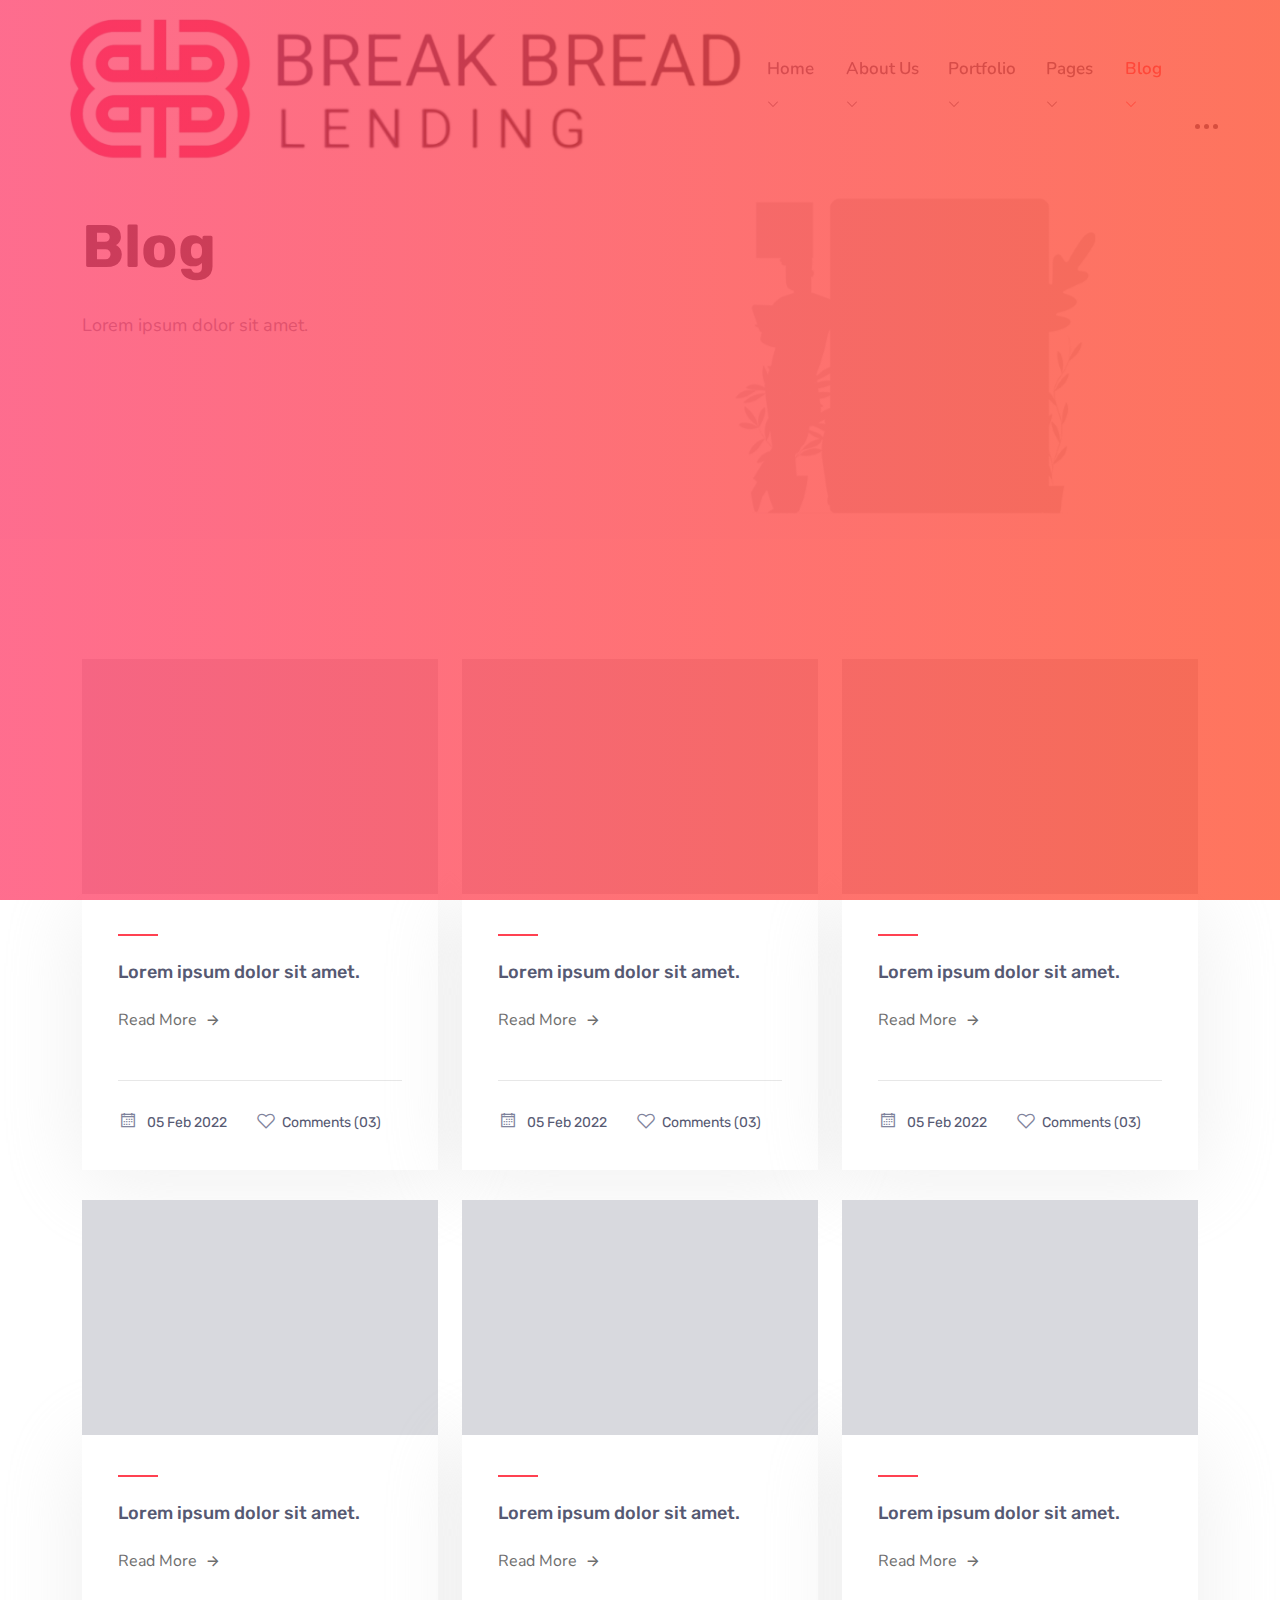
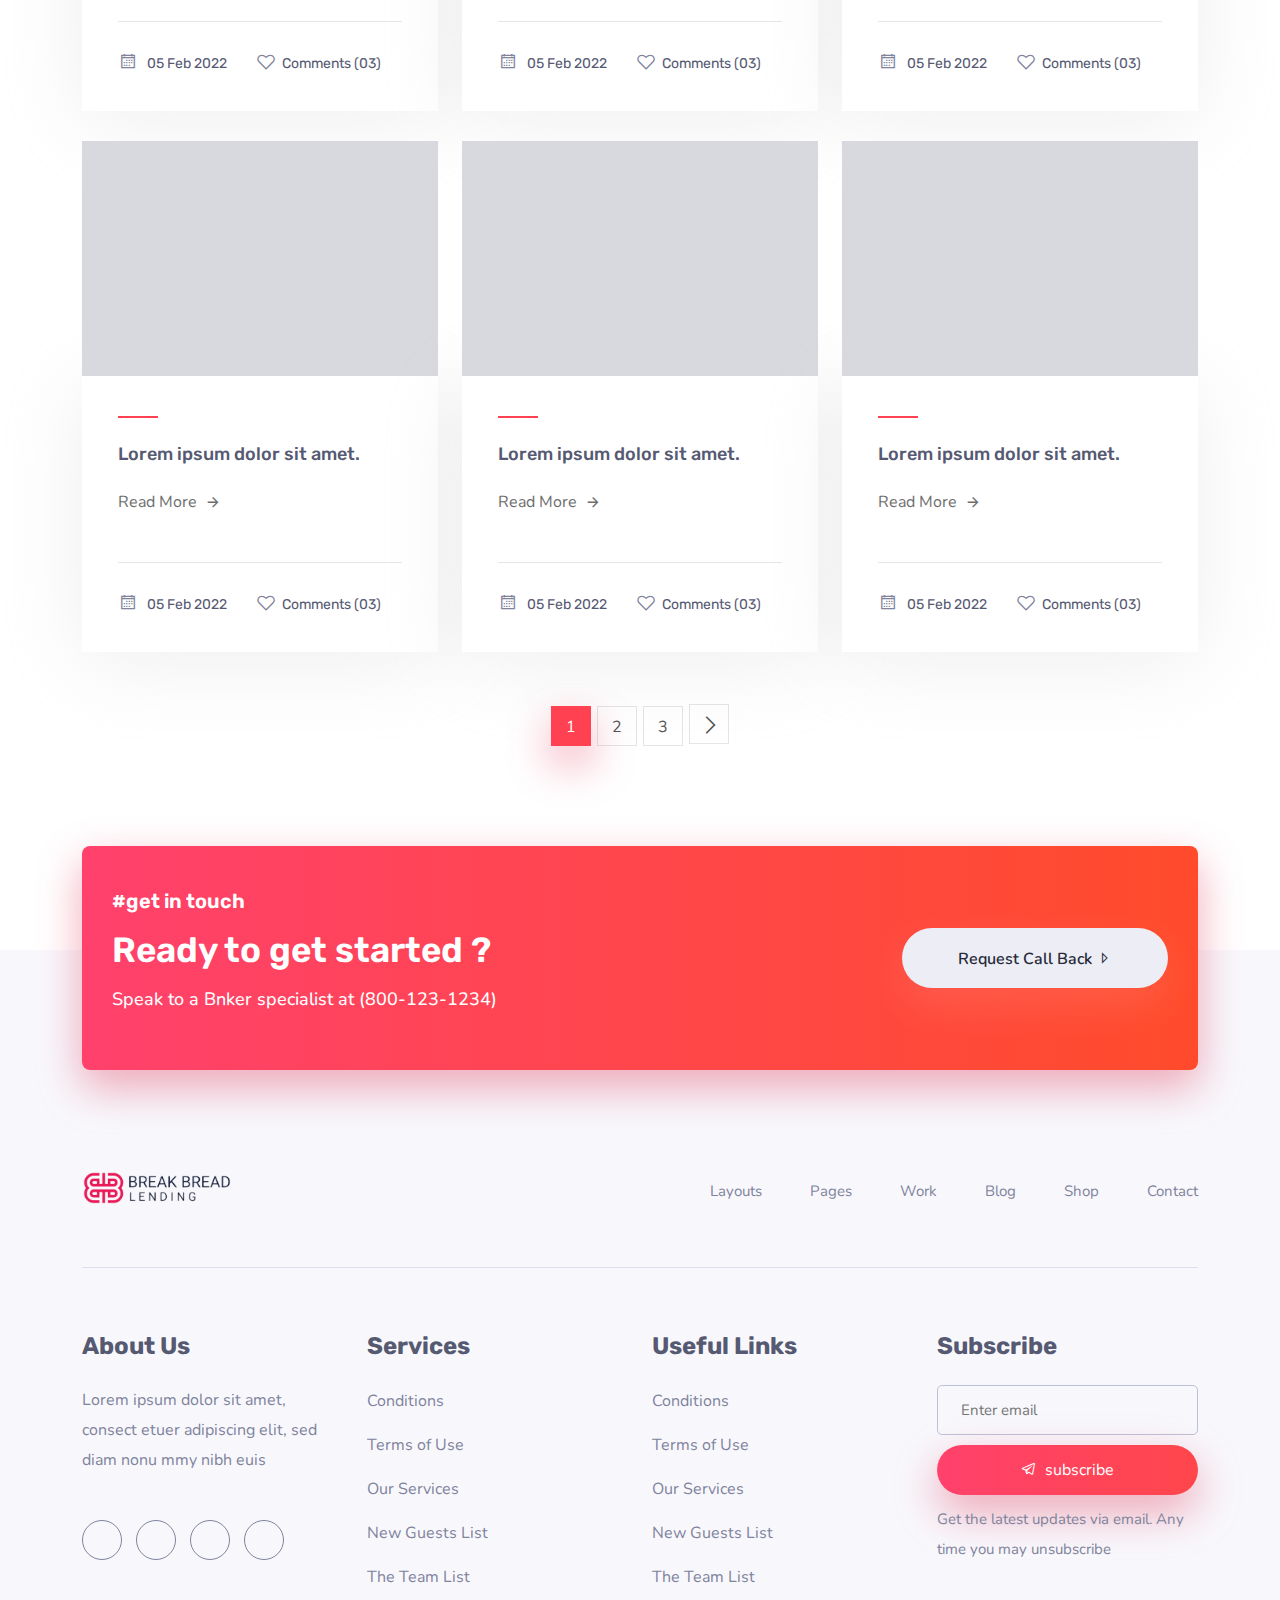
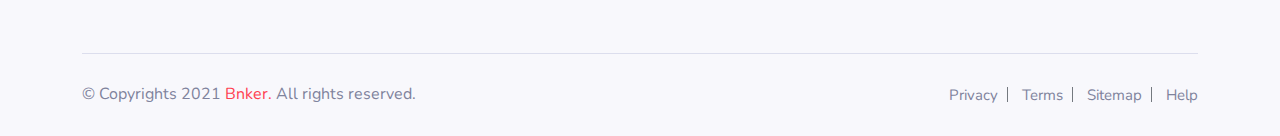
<file: blog-grid.html>
<!doctype html>
<html lang="zxx">

<head>
    <!-- Required meta tags -->
    <meta charset="utf-8">
    <meta name="viewport" content="width=device-width, initial-scale=1, shrink-to-fit=no">
    <title> Bnker. - Banking and Loan HTML Templates </title>
    <!-- /Required meta tags -->

    <!-- Favicon -->
    <link rel="shortcut icon" href="images/favicon.png" type="image/x-icon">
    <!-- /Favicon -->

    <!-- All CSS -->

    <!-- Vendor Css -->
    <link rel="stylesheet" href="css/vendors.css">
    <!-- /Vendor Css -->

    <!-- Plugin Css -->
    <link rel="stylesheet" href="css/plugins.css">
    <!-- Plugin Css -->

    <!-- Icons Css -->
    <link rel="stylesheet" href="css/icons.css">
    <!-- /Icons Css -->

    <!-- Style Css -->
    <link rel="stylesheet" href="css/style.css">
    <!-- /Style Css -->

    <!-- /All CSS -->

</head>

<body>

    <!-- PreLoader -->
    <div id="preloader">
        <div id="status">
            <div class="spinner"></div>
        </div>
    </div>
    <!--Preloader-->

    <!-- Header -->
    <div class="navbar-area">
        <div class="acavo-responsive-nav">
            <!-- Container -->
            <div class="container">
                <div class="acavo-responsive-menu">
                    <div class="logo">
                        <a href="index.html">
                            <img src="images/logo.png" alt="logo">
                        </a>
                    </div>
                </div>
            </div>
            <!-- /Container -->
        </div>
        <div class="acavo-nav">
            <!-- Container -->
            <div class="container-fluid">
                <nav class="navbar navbar-expand-md navbar-light">
                    <a class="navbar-brand" href="index.html">
                        <img src="images/logo.png" alt="logo">
                    </a>
                    <div class="collapse navbar-collapse mean-menu">
                        <ul class="navbar-nav">
                            <li class="nav-item"><a href="#" class="nav-link">Home <i class='las la-angle-down'></i></a>
                                <ul class="dropdown-menu">
                                    <li class="nav-item"><a href="index.html" class="nav-link">Home 1</a></li>
                                    <li class="nav-item"><a href="index-2.html" class="nav-link">Home 2</a></li>
                                    <li class="nav-item"><a href="index-3.html" class="nav-link">Home 3</a></li>
                                </ul>
                            </li>

                            <li class="nav-item"><a href="#" class="nav-link">About Us <i
                                        class='las la-angle-down'></i></a>
                                <ul class="dropdown-menu">
                                    <li class="nav-item"><a href="about-us-1.html" class="nav-link">About Us
                                            1</a></li>
                                    <li class="nav-item"><a href="about-us-2.html" class="nav-link">About Us
                                            2</a></li>
                                </ul>
                            </li>

                            <li class="nav-item"><a href="#" class="nav-link">Portfolio <i
                                        class='las la-angle-down'></i></a>
                                <ul class="dropdown-menu">
                                    <li class="nav-item"><a href="portfolio.html" class="nav-link">Portfolio</a></li>
                                    <li class="nav-item"><a href="portfolio-detail.html" class="nav-link">Portfolio
                                            Details</a></li>
                                </ul>
                            </li>

                            <li class="nav-item"><a href="#" class="nav-link">Pages <i
                                        class='las la-angle-down'></i></a>
                                <ul class="dropdown-menu">
                                    <li class="nav-item"><a href="faq.html" class="nav-link">FAQ</a></li>
                                    <li class="nav-item"><a href="team.html" class="nav-link">Team</a></li>
                                    <li class="nav-item"><a href="contact.html" class="nav-link">Contact</a></li>
                                    <li class="nav-item"><a href="#" class="nav-link">Auth Page <i
                                                class='las la-angle-right'></i></a>
                                        <ul class="dropdown-menu">
                                            <li class="nav-item"><a href="login.html" class="nav-link">Login</a></li>
                                            <li class="nav-item"><a href="signup.html" class="nav-link">Sing Up</a></li>
                                            <li class="nav-item"><a href="recover.html" class="nav-link">Recover</a>
                                            </li>
                                        </ul>
                                    </li>
                                                                            <li class="nav-item"><a href="pricing.html" class="nav-link">Pricing</a></li>
                                        <li class="nav-item"><a href="404.html" class="nav-link">404</a></li>
                                    <li class="nav-item"><a href="coming-soon.html" class="nav-link">Coming Soon</a>
                                    </li>
                                    <li class="nav-item"><a href="loan-calculation.html" class="nav-link">Loan
                                            Calculation</a></li>
                                    <li class="nav-item"><a href="loans.html" class="nav-link">Loan Form</a></li>
                                    <li class="nav-item"><a href="open-account.html" class="nav-link">Open Account</a>
                                    </li>
                                    <li class="nav-item"><a href="privacy-policy.html" class="nav-link">Privacy
                                            Policy</a></li>
                                    <li class="nav-item"><a href="testimonials.html" class="nav-link">Testimonials</a>
                                    </li>
                                </ul>
                            </li>

                            <li class="nav-item"><a href="#" class="nav-link active">Blog <i class='las la-angle-down'></i></a>
                                <ul class="dropdown-menu">
                                    <li class="nav-item"><a href="blog.html" class="nav-link">Blog</a></li>
                                    <li class="nav-item"><a href="blog-grid.html" class="nav-link active">Blog Grid</a></li>
                                    <li class="nav-item"><a href="blog-single-sidebar.html" class="nav-link">Blog Single
                                            Sidebar</a>
                                    </li>
                                    <li class="nav-item"><a href="blog-single.html" class="nav-link">Blog Single</a>
                                    </li>
                                </ul>
                            </li>
                        </ul>
                        <div class="others-option d-flex align-items-center">
                            <div class="option-item">
                                <form class="search-box">
                                    <input type="text" class="input-search" placeholder="Search for anything">
                                    <button type="submit"><i class="uil uil-search-alt"></i></button>
                                </form>
                            </div>
                            <div class="option-item">
                                <a href="contact.html" class="btn theme-btn-1">Get
                                    Started <i class="las la-angle-right"></i></a>
                            </div>
                        </div>
                    </div>
                </nav>
            </div>
            <!-- /Container -->
        </div>
        <div class="others-option-for-responsive">
            <!-- Container -->
            <div class="container">
                <div class="dot-menu">
                    <div class="inner">
                        <div class="circle circle-one"></div>
                        <div class="circle circle-two"></div>
                        <div class="circle circle-three"></div>
                    </div>
                </div>
                <!-- Container -->
                <div class="container">
                    <div class="option-inner">
                        <div class="others-option">
                            <div class="option-item">
                                <form class="search-box">
                                    <input type="text" class="input-search" placeholder="Search for anything">
                                    <button type="submit"><i class="flaticon-loupe"></i></button>
                                </form>
                            </div>

                            <div class="option-item">
                                <a href="contact.html" class="btn theme-btn-1"><i class="las la-angle-right"></i>Get
                                    Started</a>
                            </div>
                        </div>
                    </div>
                </div>
                <!-- /Container -->
            </div>
            <!-- /Container -->
        </div>
    </div>
    <!-- /Header -->

    <!-- Breadcrumb -->
    <div class="banner-section position-relative">
        <!-- Container -->
        <div class="container">
            <!-- row -->
            <div class="row">
                <!-- col  -->
                <div class="col-md-6">
                    <div class="banner-content banner-padding">
                        <h3 class="title">Blog</h3>
                        <p>Lorem ipsum dolor sit amet.
                        </p>
                    </div>
                </div>
                <!-- /col -->
                <!-- col -->
                <div class="col-md-6 mt-7 mt-md-0">
                    <div class="banner-content scene banner-img">
                        <div data-depth="0.2">
                            <img src="images/bg/3.png" alt="img" />
                        </div>
                    </div>
                </div>
                <!-- /col -->
            </div>
            <!-- /row -->
        </div>
        <!-- /Container -->
    </div>
    <!-- /Breadcrumb -->

    <!-- Blog -->
    <div class="blog-area pt-120 pb-100">
        <!-- Container-->
        <div class="container">
            <!-- row -->
            <div class="row">
                <!-- col -->
                <div class="col-xl-4 col-lg-4 col-md-6">
                    <div class="blog-wrapper mb-30">
                        <div class="blog-img">
                            <a href="blog-single.html"><img src="images/blog/blog1.jpg" alt=""></a>
                        </div>
                        <div class="blog-text">
                            <h4><a href="blog-single.html">Lorem ipsum dolor sit amet.
                                </a>
                            </h4>
                            <a href="blog-single.html">Read More <i class="ri-arrow-right-line"></i></a>
                            <div class="blog-meta">
                                <span> <i class="las la-calendar"></i> 05 Feb 2022</span>
                                <span> <i class="lar la-heart"></i>Comments (03)</span>
                            </div>
                        </div>
                    </div>
                </div>
                <!-- /col -->
                <!-- col -->
                <div class="col-xl-4 col-lg-4 col-md-6">
                    <div class="blog-wrapper mb-30">
                        <div class="blog-img">
                            <a href="blog-single.html"><img src="images/blog/blog2.jpg" alt=""></a>
                        </div>
                        <div class="blog-text">
                            <h4><a href="blog-single.html">Lorem ipsum dolor sit amet.</a>
                            </h4>
                            <a href="blog-single.html">Read More <i class="ri-arrow-right-line"></i></a>
                            <div class="blog-meta">
                                <span> <i class="las la-calendar"></i> 05 Feb 2022</span>
                                <span> <i class="lar la-heart"></i>Comments (03)</span>
                            </div>
                        </div>
                    </div>
                </div>
                <!-- /col -->
                <!-- col -->
                <div class="col-xl-4 col-lg-4 col-md-6">
                    <div class="blog-wrapper mb-30">
                        <div class="blog-img">
                            <a href="blog-single.html"><img src="images/blog/blog3.jpg" alt=""></a>
                        </div>
                        <div class="blog-text">
                            <h4><a href="blog-single.html">Lorem ipsum dolor sit amet.</a>
                            </h4>
                            <a href="blog-single.html">Read More <i class="ri-arrow-right-line"></i></a>
                            <div class="blog-meta">
                                <span> <i class="las la-calendar"></i> 05 Feb 2022</span>
                                <span> <i class="lar la-heart"></i>Comments (03)</span>
                            </div>
                        </div>
                    </div>
                </div>
                <!-- /col -->
                <!-- col -->
                <div class="col-xl-4 col-lg-4 col-md-6">
                    <div class="blog-wrapper mb-30">
                        <div class="blog-img">
                            <a href="blog-single.html"><img src="images/blog/blog4.jpg" alt=""></a>
                        </div>
                        <div class="blog-text">
                            <h4><a href="blog-single.html">Lorem ipsum dolor sit amet.</a>
                            </h4>
                            <a href="blog-single.html">Read More <i class="ri-arrow-right-line"></i></a>
                            <div class="blog-meta">
                                <span> <i class="las la-calendar"></i> 05 Feb 2022</span>
                                <span> <i class="lar la-heart"></i>Comments (03)</span>
                            </div>
                        </div>
                    </div>
                </div>
                <!-- /col -->
                <!-- col -->
                <div class="col-xl-4 col-lg-4 col-md-6">
                    <div class="blog-wrapper mb-30">
                        <div class="blog-img">
                            <a href="blog-single.html"><img src="images/blog/blog5.jpg" alt=""></a>
                        </div>
                        <div class="blog-text">
                            <h4><a href="blog-single.html">Lorem ipsum dolor sit amet.</a>
                            </h4>
                            <a href="blog-single.html">Read More <i class="ri-arrow-right-line"></i></a>
                            <div class="blog-meta">
                                <span> <i class="las la-calendar"></i> 05 Feb 2022</span>
                                <span> <i class="lar la-heart"></i>Comments (03)</span>
                            </div>
                        </div>
                    </div>
                </div>
                <!-- /col -->
                <!-- col -->
                <div class="col-xl-4 col-lg-4 col-md-6">
                    <div class="blog-wrapper mb-30">
                        <div class="blog-img">
                            <a href="blog-single.html"><img src="images/blog/blog6.jpg" alt=""></a>
                        </div>
                        <div class="blog-text">
                            <h4><a href="blog-single.html">Lorem ipsum dolor sit amet.</a>
                            </h4>
                            <a href="blog-single.html">Read More <i class="ri-arrow-right-line"></i></a>
                            <div class="blog-meta">
                                <span> <i class="las la-calendar"></i> 05 Feb 2022</span>
                                <span> <i class="lar la-heart"></i>Comments (03)</span>
                            </div>
                        </div>
                    </div>
                </div>
                <!-- /col -->
                <!-- col -->
                <div class="col-xl-4 col-lg-4 col-md-6">
                    <div class="blog-wrapper mb-30">
                        <div class="blog-img">
                            <a href="blog-single.html"><img src="images/blog/blog7.jpg" alt=""></a>
                        </div>
                        <div class="blog-text">
                            <h4><a href="blog-single.html">Lorem ipsum dolor sit amet.</a>
                            </h4>
                            <a href="blog-single.html">Read More <i class="ri-arrow-right-line"></i></a>
                            <div class="blog-meta">
                                <span> <i class="las la-calendar"></i> 05 Feb 2022</span>
                                <span> <i class="lar la-heart"></i>Comments (03)</span>
                            </div>
                        </div>
                    </div>
                </div>
                <!-- /col -->
                <!-- col -->
                <div class="col-xl-4 col-lg-4 col-md-6">
                    <div class="blog-wrapper mb-30">
                        <div class="blog-img">
                            <a href="blog-single.html"><img src="images/blog/blog8.jpg" alt=""></a>
                        </div>
                        <div class="blog-text">
                            <h4><a href="blog-single.html">Lorem ipsum dolor sit amet.</a>
                            </h4>
                            <a href="blog-single.html">Read More <i class="ri-arrow-right-line"></i></a>
                            <div class="blog-meta">
                                <span> <i class="las la-calendar"></i> 05 Feb 2022</span>
                                <span> <i class="lar la-heart"></i>Comments (03)</span>
                            </div>
                        </div>
                    </div>
                </div>
                <!-- col -->
                <!-- col -->
                <div class="col-xl-4 col-lg-4 col-md-6">
                    <div class="blog-wrapper mb-30">
                        <div class="blog-img">
                            <a href="blog-single.html"><img src="images/blog/blog9.jpg" alt=""></a>
                        </div>
                        <div class="blog-text">
                            <h4><a href="blog-single.html">Lorem ipsum dolor sit amet.</a>
                            </h4>
                            <a href="blog-single.html">Read More <i class="ri-arrow-right-line"></i></a>
                            <div class="blog-meta">
                                <span> <i class="las la-calendar"></i> 05 Feb 2022</span>
                                <span> <i class="lar la-heart"></i>Comments (03)</span>
                            </div>
                        </div>
                    </div>
                </div>
            </div>
            <!-- /row -->
            <!-- Pagination -->
            <div class="pagination-style text-center mt-20">
                <ul>
                    <li><a class="active" href="#">1</a></li>
                    <li><a href="#">2</a></li>
                    <li><a href="#">3</a></li>
                    <li><a href="#"><i class="las la-angle-right"></i></a></li>
                </ul>
            </div>
            <!-- /Pagination -->
        </div>
        <!-- /Container-->
    </div>
    <!-- /Blog -->

    <!-- Cta -->
    <div class="cta-area">
        <!-- Container -->
        <div class="container">
            <!-- row -->
            <div class="row align-items-center">
                <!-- col -->
                <div class="col-lg-12">
                    <div class="get-start-box">
                        <!-- col -->
                        <div class="col-lg-8">
                            <div class="section-heading">
                                <h5 class="section__meta text-white">#get in touch</h5>
                                <h2 class="section__title">Ready to get started ?</h2>
                                <p class="section__sub">Speak to a Bnker specialist at (800-123-1234)</p>
                            </div>
                        </div>
                        <!-- /col -->
                        <!-- col -->
                        <div class="col-lg-4">
                            <div class="button-shared text-end">
                                <a href="contact.html" class="btn cta-btn">
                                    Request Call Back <span class="la la-caret-right"></span>
                                </a>
                            </div>
                        </div>
                        <!-- /col -->
                    </div>
                </div>
                <!-- /col -->
            </div>
            <!-- /row -->
        </div>
        <!-- /Container -->
    </div>
    <!-- /Cta -->

    <!-- Footer -->
    <footer class="footer-style bg-gray-100 pt-200">
        <!-- Container -->
        <div class="container">
            <!-- row -->
            <div class="row">
                <!-- col -->
                <div class="col-xl-3 col-lg-3 col-md-4">
                    <div class="footer-logo">
                        <a href="index.html"><img src="images/logo.png" alt=""></a>
                    </div>
                </div>
                <!-- /col -->
                <!-- col -->
                <div class="col-xl-9 col-lg-9  col-md-8 mb-30">
                    <div class="footer-top-wrapper">
                        <ul class="footer-top-link text-end">
                            <li><a href="#">Layouts </a></li>
                            <li><a href="#"> Pages</a></li>
                            <li><a href="#">Work</a></li>
                            <li><a href="#">Blog </a></li>
                            <li><a href="#">Shop</a></li>
                            <li><a href="#">Contact</a></li>
                        </ul>
                    </div>
                </div>
                <!-- /col -->
                <!-- col -->
            </div>
            <!-- /row -->
            <div class="footer-middle-area mt-30 pb-30 pt-60">
                <!-- row -->
                <div class="row">
                    <!-- col -->
                    <div class="col-xl-3 col-lg-3 col-md-6">
                        <div class="footer-wrapper mb-30">
                            <h3 class="footer-title">About Us</h3>
                            <div class="footer-text">
                                <p>Lorem ipsum dolor sit amet, consect etuer adipiscing elit, sed diam nonu mmy nibh
                                    euis </p>
                            </div>
                            <div class="footer-icon">
                                <a href="#"><i class="uil uil-facebook-f"></i></a>
                                <a href="#"><i class="uil uil-twitter"></i></a>
                                <a href="#"><i class="uil uil-instagram-alt"></i></a>
                                <a href="#"><i class="uil uil-youtube"></i></a>
                            </div>
                        </div>
                    </div>
                    <!-- /col -->
                    <!-- col -->
                    <div class="col-xl-3 col-lg-3 col-md-6">
                        <div class="footer-wrapper mb-30">
                            <h3 class="footer-title">Services</h3>
                            <div class="footer-link">
                                <ul>
                                    <li><a href="about.html">Conditions</a></li>
                                    <li><a href="our-history.html">Terms of Use</a></li>
                                    <li><a href="about.html">Our Services</a></li>
                                    <li><a href="team.html">New Guests List</a></li>
                                    <li><a href="about.html">The Team List</a></li>
                                </ul>
                            </div>
                            <div></div>
                        </div>
                    </div>
                    <!-- /col -->
                    <!-- col -->
                    <div class="col-xl-3 col-lg-3 col-md-6">
                        <div class="footer-wrapper mb-30">
                            <h3 class="footer-title">Useful Links</h3>
                            <div class="footer-link">
                                <ul>
                                    <li><a href="services-01.html">Conditions</a></li>
                                    <li><a href="contact.html">Terms of Use</a></li>
                                    <li><a href="contact.html">Our Services</a></li>
                                    <li><a href="blog.html">New Guests List</a></li>
                                    <li><a href="about.html">The Team List</a></li>
                                </ul>
                            </div>
                        </div>
                    </div>
                    <!-- /col -->
                    <!-- col -->
                    <div class="col-xl-3 col-lg-3 col-md-6">
                        <div class="footer-wrapper mb-30">
                            <h3 class="footer-title">Subscribe</h3>
                            <div class="subscribes-form">
                                <form action="#">
                                    <input placeholder="Enter email " type="email">
                                    <button class="btn theme-btn-1 width-100 mt-10"><i
                                            class="lab la-telegram-plane me-2"></i>subscribe</button>
                                </form>
                            </div>
                            <div class="footer-info">
                                <p>Get the latest updates via email. Any time you may unsubscribe</p>
                            </div>
                        </div>
                    </div>
                    <!-- /col -->
                </div>
                <!-- /row -->
            </div>
            <div class="footer-bottom-area pt-25 pb-25">
                <!-- row -->
                <div class="row">
                    <!-- col -->
                    <div class="col-xl-6 col-lg-6 col-md-6">
                        <div class="copyright">
                            <p>© Copyrights 2021 <a href="index.html">Bnker.</a> All rights reserved.</p>
                        </div>
                    </div>
                    <!-- col -->
                    <!-- /col -->
                    <div class="col-xl-6 col-lg-6 col-md-6">
                        <div class="footer-bottom-link text-end">
                            <ul>
                                <li><a href="#">Privacy </a></li>
                                <li><a href="#"> Terms</a></li>
                                <li><a href="#">Sitemap</a></li>
                                <li><a href="#">Help </a></li>
                            </ul>
                        </div>
                    </div>
                    <!-- /col -->
                </div>
                <!-- /row -->
            </div>
        </div>
        <!-- /Container -->
    </footer>
    <!-- /Footer -->

    <!-- Go top -->
    <div class="go-top-area">
        <div class="go-top-wrap">
            <div class="go-top-btn-wrap">
                <div class="go-top go-top-btn">
                    <i class="las la-angle-double-up"></i>
                    <i class="las la-angle-double-up"></i>
                </div>
            </div>
        </div>
    </div>
    <!-- /Go top -->

    <!-- JS -->

    <!-- Vendor Js -->
    <script src="js/vendors.js"></script>
    <!-- /Vendor js -->

    <!-- Plugins Js -->
    <script src="js/plugins.js"></script>
    <!-- /Plugins Js -->

    <!-- Main JS -->
    <script src="js/main.js"></script>
    <!-- /Main JS -->

    <!-- /JS -->

</body>

</html>
</file>
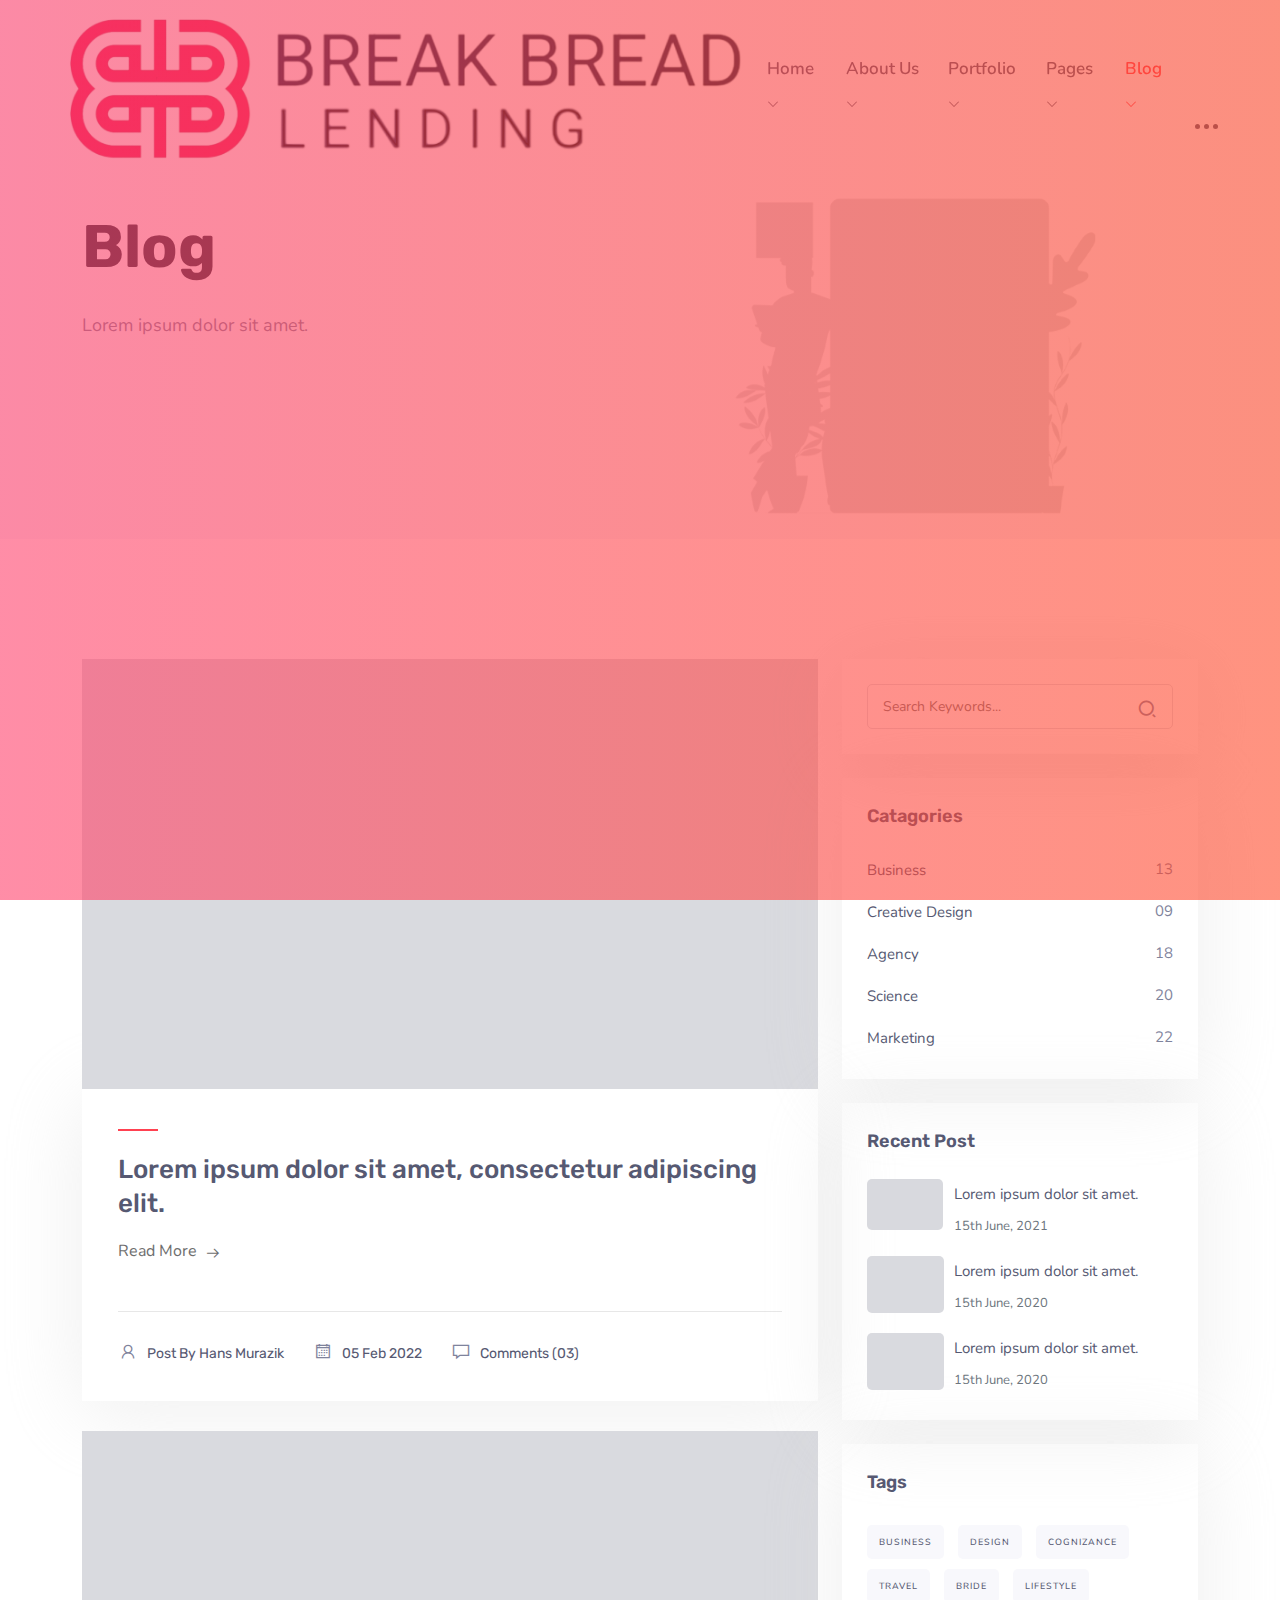
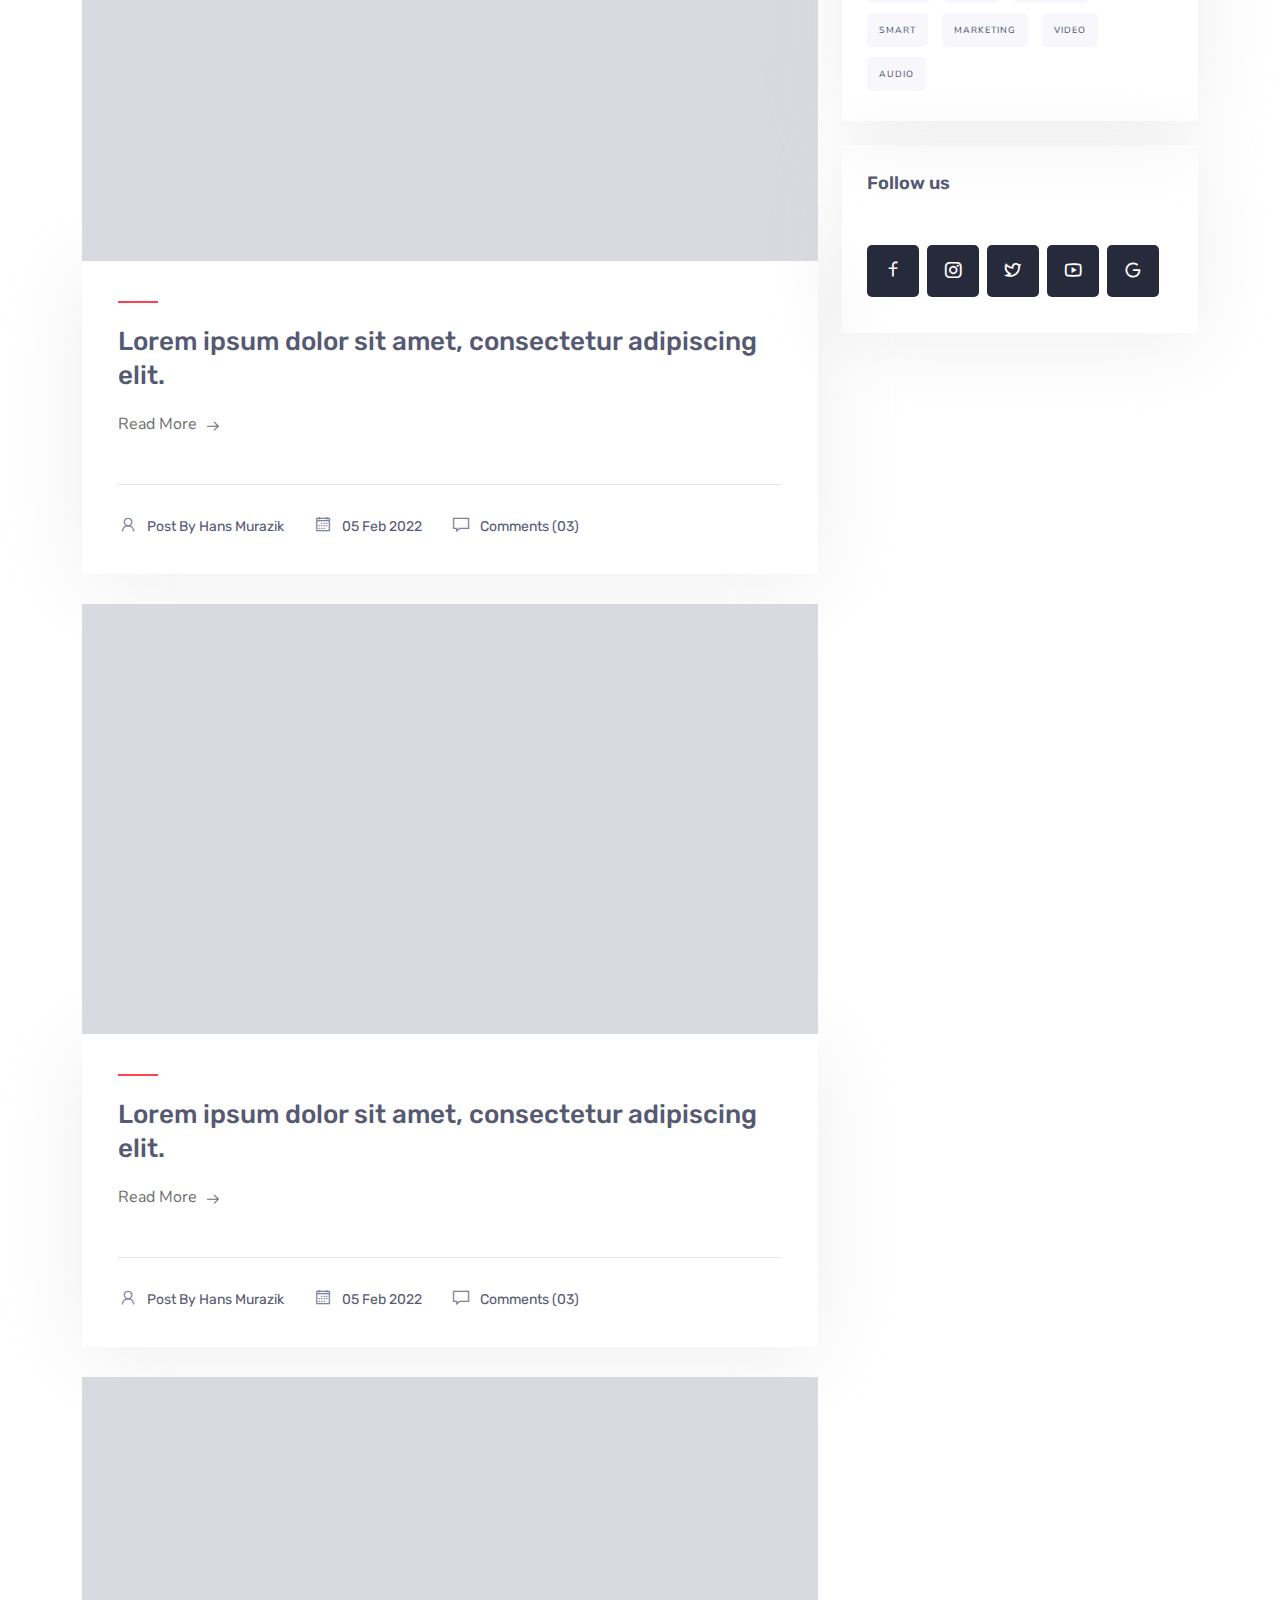
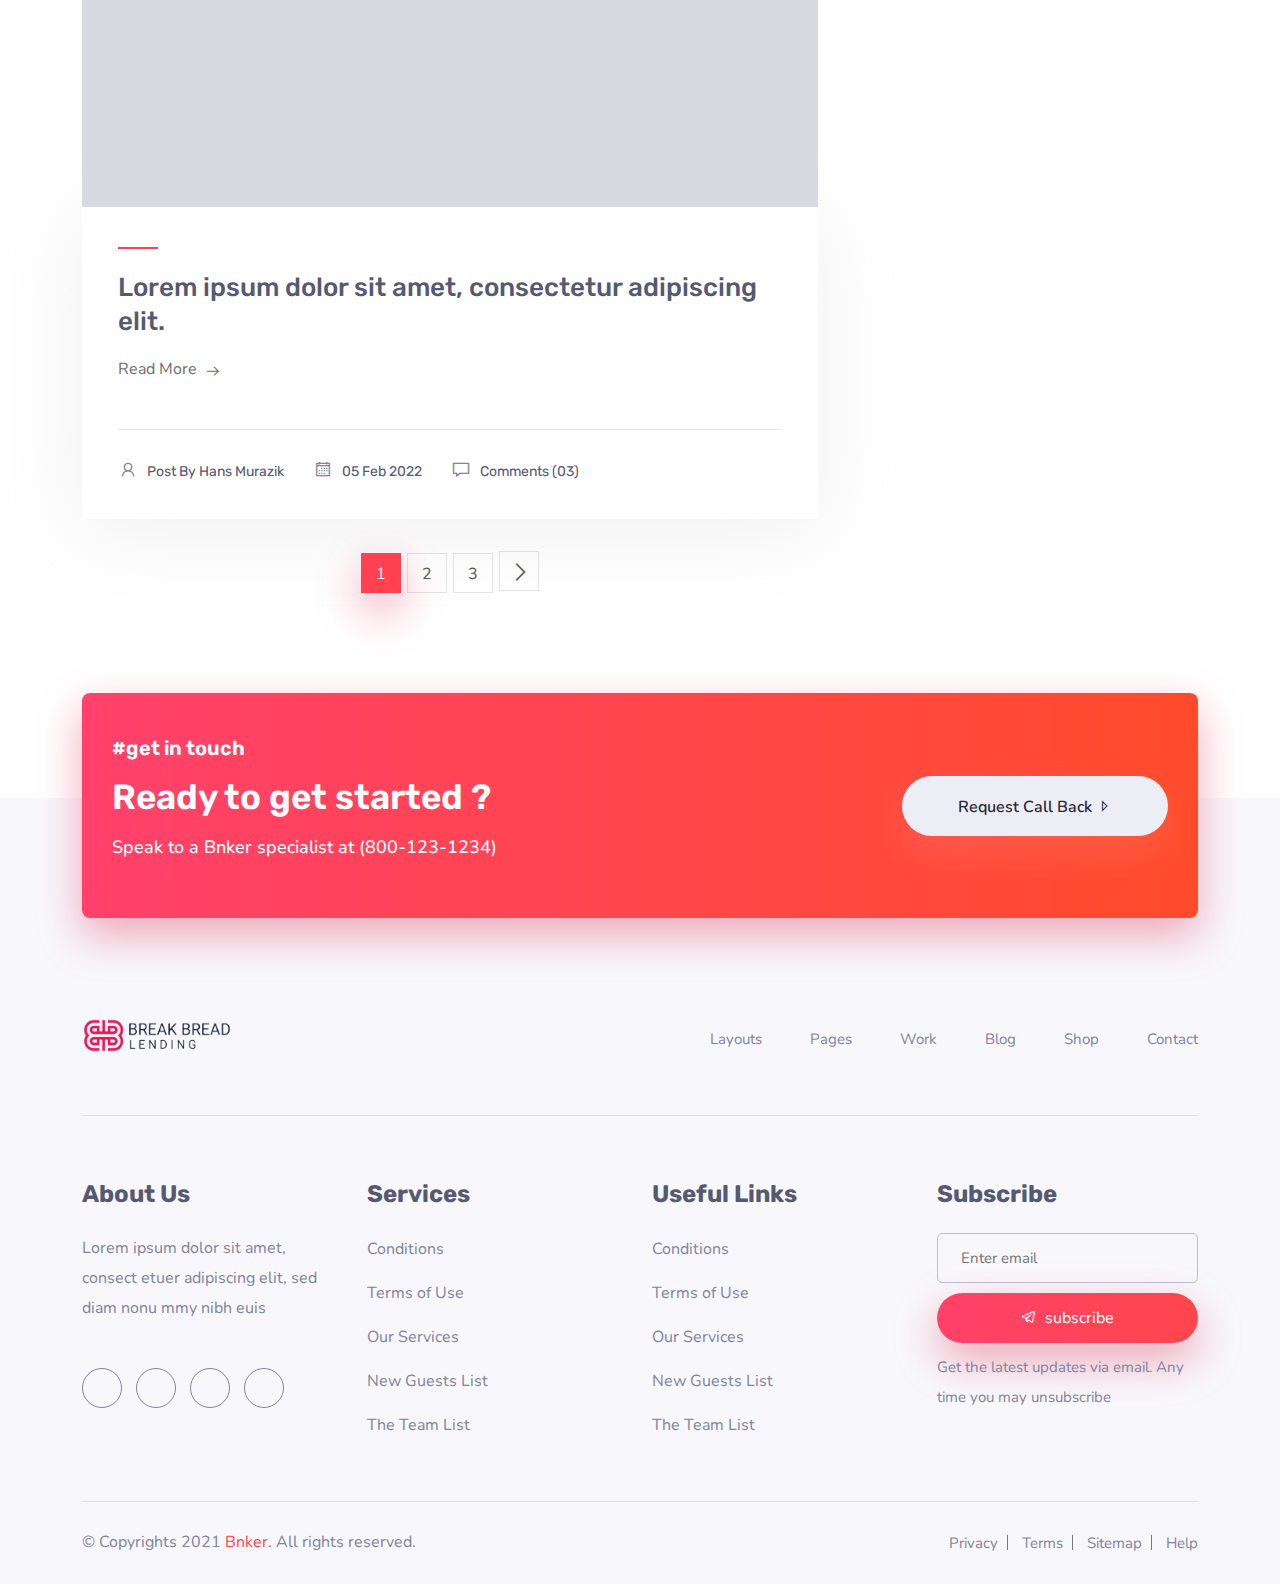
<file: blog.html>
<!doctype html>
<html lang="zxx">

<head>
    <!-- Required meta tags -->
    <meta charset="utf-8">
    <meta name="viewport" content="width=device-width, initial-scale=1, shrink-to-fit=no">
    <title> Bnker. - Banking and Loan HTML Templates </title>
    <!-- /Required meta tags -->

    <!-- Favicon -->
    <link rel="shortcut icon" href="images/favicon.png" type="image/x-icon">
    <!-- /Favicon -->

    <!-- All CSS -->

    <!-- Vendor Css -->
    <link rel="stylesheet" href="css/vendors.css">
    <!-- /Vendor Css -->

    <!-- Plugin Css -->
    <link rel="stylesheet" href="css/plugins.css">
    <!-- Plugin Css -->

    <!-- Icons Css -->
    <link rel="stylesheet" href="css/icons.css">
    <!-- /Icons Css -->

    <!-- Style Css -->
    <link rel="stylesheet" href="css/style.css">
    <!-- /Style Css -->

    <!-- /All CSS -->

</head>

<body>

    <!-- PreLoader -->
    <div id="preloader">
        <div id="status">
            <div class="spinner"></div>
        </div>
    </div>
    <!--Preloader-->

    <!-- Header -->
    <div class="navbar-area">
        <div class="acavo-responsive-nav">
            <!-- Container -->
            <div class="container">
                <div class="acavo-responsive-menu">
                    <div class="logo">
                        <a href="index.html">
                            <img src="images/logo.png" alt="logo">
                        </a>
                    </div>
                </div>
            </div>
            <!-- /Container -->
        </div>
        <div class="acavo-nav">
            <!-- Container -->
            <div class="container-fluid">
                <nav class="navbar navbar-expand-md navbar-light">
                    <a class="navbar-brand" href="index.html">
                        <img src="images/logo.png" alt="logo">
                    </a>
                    <div class="collapse navbar-collapse mean-menu">
                        <ul class="navbar-nav">
                            <li class="nav-item"><a href="#" class="nav-link">Home <i class='las la-angle-down'></i></a>
                                <ul class="dropdown-menu">
                                    <li class="nav-item"><a href="index.html" class="nav-link">Home 1</a></li>
                                    <li class="nav-item"><a href="index-2.html" class="nav-link">Home 2</a></li>
                                    <li class="nav-item"><a href="index-3.html" class="nav-link">Home 3</a></li>
                                </ul>
                            </li>

                            <li class="nav-item"><a href="#" class="nav-link">About Us <i
                                        class='las la-angle-down'></i></a>
                                <ul class="dropdown-menu">
                                    <li class="nav-item"><a href="about-us-1.html" class="nav-link">About Us
                                            1</a></li>
                                    <li class="nav-item"><a href="about-us-2.html" class="nav-link">About Us
                                            2</a></li>
                                </ul>
                            </li>

                            <li class="nav-item"><a href="#" class="nav-link">Portfolio <i
                                        class='las la-angle-down'></i></a>
                                <ul class="dropdown-menu">
                                    <li class="nav-item"><a href="portfolio.html" class="nav-link">Portfolio</a></li>
                                    <li class="nav-item"><a href="portfolio-detail.html" class="nav-link">Portfolio
                                            Details</a></li>
                                </ul>
                            </li>

                            <li class="nav-item"><a href="#" class="nav-link">Pages <i
                                        class='las la-angle-down'></i></a>
                                <ul class="dropdown-menu">
                                    <li class="nav-item"><a href="faq.html" class="nav-link">FAQ</a></li>
                                    <li class="nav-item"><a href="team.html" class="nav-link">Team</a></li>
                                    <li class="nav-item"><a href="contact.html" class="nav-link">Contact</a></li>
                                    <li class="nav-item"><a href="#" class="nav-link">Auth Page <i
                                                class='las la-angle-right'></i></a>
                                        <ul class="dropdown-menu">
                                            <li class="nav-item"><a href="login.html" class="nav-link">Login</a></li>
                                            <li class="nav-item"><a href="signup.html" class="nav-link">Sing Up</a></li>
                                            <li class="nav-item"><a href="recover.html" class="nav-link">Recover</a>
                                            </li>
                                        </ul>
                                    </li>
                                                                            <li class="nav-item"><a href="pricing.html" class="nav-link">Pricing</a></li>
                                        <li class="nav-item"><a href="404.html" class="nav-link">404</a></li>
                                    <li class="nav-item"><a href="coming-soon.html" class="nav-link">Coming Soon</a>
                                    </li>
                                    <li class="nav-item"><a href="loan-calculation.html" class="nav-link">Loan
                                            Calculation</a></li>
                                    <li class="nav-item"><a href="loans.html" class="nav-link">Loan Form</a></li>
                                    <li class="nav-item"><a href="open-account.html" class="nav-link">Open Account</a>
                                    </li>
                                    <li class="nav-item"><a href="privacy-policy.html" class="nav-link">Privacy
                                            Policy</a></li>
                                    <li class="nav-item"><a href="testimonials.html" class="nav-link">Testimonials</a>
                                    </li>
                                </ul>
                            </li>

                            <li class="nav-item"><a href="#" class="nav-link active">Blog <i class='las la-angle-down'></i></a>
                                <ul class="dropdown-menu">
                                    <li class="nav-item"><a href="blog.html" class="nav-link active">Blog</a></li>
                                    <li class="nav-item"><a href="blog-grid.html" class="nav-link">Blog Grid</a></li>
                                    <li class="nav-item"><a href="blog-single-sidebar.html" class="nav-link">Blog Single
                                            Sidebar</a>
                                    </li>
                                    <li class="nav-item"><a href="blog-single.html" class="nav-link">Blog Single</a>
                                    </li>
                                </ul>
                            </li>
                        </ul>
                        <div class="others-option d-flex align-items-center">
                            <div class="option-item">
                                <form class="search-box">
                                    <input type="text" class="input-search" placeholder="Search for anything">
                                    <button type="submit"><i class="uil uil-search-alt"></i></button>
                                </form>
                            </div>
                            <div class="option-item">
                                <a href="contact.html" class="btn theme-btn-1">Get
                                    Started <i class="las la-angle-right"></i></a>
                            </div>
                        </div>
                    </div>
                </nav>
            </div>
            <!-- /Container -->
        </div>
        <div class="others-option-for-responsive">
            <!-- Container -->
            <div class="container">
                <div class="dot-menu">
                    <div class="inner">
                        <div class="circle circle-one"></div>
                        <div class="circle circle-two"></div>
                        <div class="circle circle-three"></div>
                    </div>
                </div>
                <!-- Container -->
                <div class="container">
                    <div class="option-inner">
                        <div class="others-option">
                            <div class="option-item">
                                <form class="search-box">
                                    <input type="text" class="input-search" placeholder="Search for anything">
                                    <button type="submit"><i class="flaticon-loupe"></i></button>
                                </form>
                            </div>

                            <div class="option-item">
                                <a href="contact.html" class="btn theme-btn-1"><i class="las la-angle-right"></i>Get
                                    Started</a>
                            </div>
                        </div>
                    </div>
                </div>
                <!-- /Container -->
            </div>
            <!-- /Container -->
        </div>
    </div>
    <!-- /Header -->

    <!-- Breadcrumb -->
    <div class="banner-section position-relative">
        <!-- Container -->
        <div class="container">
            <!-- row -->
            <div class="row">
                <!-- col  -->
                <div class="col-md-6">
                    <div class="banner-content banner-padding">
                        <h3 class="title">Blog</h3>
                        <p>Lorem ipsum dolor sit amet.
                        </p>
                    </div>
                </div>
                <!-- /col -->
                <!-- col -->
                <div class="col-md-6 mt-7 mt-md-0">
                    <div class="banner-content scene banner-img">
                        <div data-depth="0.2">
                            <img src="images/bg/3.png" alt="img" />
                        </div>
                    </div>
                </div>
                <!-- /col -->
            </div>
            <!-- /row -->
        </div>
        <!-- /Container -->
    </div>
    <!-- /Breadcrumb -->

    <!-- Blog -->
    <section class="blog-area pt-120 pb-100">
        <!-- Container -->
        <div class="container">
            <!-- row -->
            <div class="row">
                <!-- col -->
                <div class="col-xl-8 col-lg-8">
                    <div class="blog-standard">
                        <div class="blog-wrapper mb-30">
                            <div class="blog-img">
                                <a href="blog-single.html"><img src="images/blog/st1.jpg" alt=""></a>
                            </div>
                            <div class="blog-text">
                                <h4><a href="blog-single.html">Lorem ipsum dolor sit amet, consectetur adipiscing elit. </a>
                                </h4>
                                <a href="blog-single.html">Read More <i class="las la-arrow-right"></i></a>
                                <div class="blog-meta">
                                    <span> <i class="las la-user"></i> Post By Hans Murazik</span>
                                    <span> <i class="las la-calendar"></i> 05 Feb 2022</span>
                                    <span> <i class="las la-comment-alt"></i> Comments (03)</span>
                                </div>
                            </div>
                        </div>
                        <div class="blog-wrapper mb-30">
                            <div class="blog-img">
                                <a href="blog-single.html"><img src="images/blog/st2.jpg" alt=""></a>
                            </div>
                            <div class="blog-text">
                                <h4><a href="blog-single.html">Lorem ipsum dolor sit amet, consectetur adipiscing elit. </a>
                                </h4>
                                <a href="blog-single.html">Read More <i class="las la-arrow-right"></i></a>
                                <div class="blog-meta">
                                    <span> <i class="las la-user"></i> Post By Hans Murazik</span>
                                    <span> <i class="las la-calendar"></i> 05 Feb 2022</span>
                                    <span> <i class="las la-comment-alt"></i> Comments (03)</span>
                                </div>
                            </div>
                        </div>
                        <div class="blog-wrapper mb-30">
                            <div class="blog-img">
                                <a href="blog-single.html"><img src="images/blog/st3.jpg" alt=""></a>
                            </div>
                            <div class="blog-text">
                                <h4><a href="blog-single.html">Lorem ipsum dolor sit amet, consectetur adipiscing elit. </a>
                                </h4>
                                <a href="blog-single.html">Read More <i class="las la-arrow-right"></i></a>
                                <div class="blog-meta">
                                    <span> <i class="las la-user"></i> Post By Hans Murazik</span>
                                    <span> <i class="las la-calendar"></i> 05 Feb 2022</span>
                                    <span> <i class="las la-comment-alt"></i> Comments (03)</span>
                                </div>
                            </div>
                        </div>
                        <div class="blog-wrapper mb-30">
                            <div class="blog-img">
                                <a href="blog-single.html"><img src="images/blog/st4.jpg" alt=""></a>
                            </div>
                            <div class="blog-text">
                                <h4><a href="blog-single.html">Lorem ipsum dolor sit amet, consectetur adipiscing elit. </a></h4>
                                <a href="blog-single.html">Read More <i class="las la-arrow-right"></i></a>
                                <div class="blog-meta">
                                    <span> <i class="las la-user"></i> Post By Hans Murazik</span>
                                    <span> <i class="las la-calendar"></i> 05 Feb 2022</span>
                                    <span> <i class="las la-comment-alt"></i> Comments (03)</span>
                                </div>
                            </div>
                        </div>
                        <div class="pagination-style text-center mt-20">
                            <ul>
                                <li><a class="active" href="#">1</a></li>
                                <li><a href="#">2</a></li>
                                <li><a href="#">3</a></li>
                                <li><a href="#"><i class="las la-angle-right"></i></a></li>
                            </ul>
                        </div>
                    </div>
                </div>
                <!-- /col -->
                <!-- col -->
                <div class="col-lg-4 col-12 mt-4 mt-sm-0 pt-2 pt-sm-0">
                    <div class="sidebar component-wrapper mt-4 mt-sm-0 pt-2 pt-sm-0">
                        <!-- Search -->
                        <div class="widget mb-4">
                            <div id="search2" class="widget-search mb-0">
                                <form role="search" method="get" id="searchform" class="searchform">
                                    <div>
                                        <input type="text" class="border rounded" name="s" id="s"
                                            placeholder="Search Keywords...">
                                        <input type="submit" id="searchsubmit" value="Search">
                                    </div>
                                </form>
                            </div>
                        </div>
                        <!-- /Search -->

                        <!-- Catagories -->
                        <div class="widget mb-4">
                            <h4 class="widget-title">Catagories</h4>
                            <div class="mt-4">
                                <ul class="list-unstyled mb-0 catagory">
                                    <li><a href="#">Business</a> <span class="float-end">13</span></li>
                                    <li><a href="#">Creative Design</a> <span class="float-end">09</span>
                                    </li>
                                    <li><a href="#">Agency</a> <span class="float-end">18</span>
                                    </li>
                                    <li><a href="#">Science</a> <span class="float-end">20</span>
                                    </li>
                                    <li><a href="#">Marketing</a> <span class="float-end">22</span></li>
                                </ul>
                            </div>
                        </div>
                        <!-- /Catagories -->

                        <!-- Recent Post -->
                        <div class="widget mb-4">
                            <h4 class="widget-title">Recent Post</h4>
                            <div class="mt-4">
                                <div class="clearfix post-recent">
                                    <div class="post-recent-thumb float-start"> <a href="#"> <img alt="img"
                                                src="images/blog/01.jpg" class="img-fluid rounded"></a></div>
                                    <div class="post-recent-content float-start"><a href="#"> Lorem ipsum dolor sit amet.
                                        </a><span class="text-muted mt-2">15th June, 2021</span></div>
                                </div>
                                <div class="clearfix post-recent">
                                    <div class="post-recent-thumb float-start"> <a href="#"> <img alt="img"
                                                src="images/blog/02.jpg" class="img-fluid rounded"></a></div>
                                    <div class="post-recent-content float-start"><a href="#">Lorem ipsum dolor sit amet.</a> <span class="text-muted mt-2">15th
                                            June, 2020</span>
                                    </div>
                                </div>
                                <div class="clearfix post-recent">
                                    <div class="post-recent-thumb float-start"> <a href="#"> <img alt="img"
                                                src="images/blog/03.jpg" class="img-fluid rounded"></a></div>
                                    <div class="post-recent-content float-start"><a href="#">Lorem ipsum dolor sit amet.</a> <span class="text-muted mt-2">15th June,
                                            2020</span></div>
                                </div>
                            </div>
                        </div>
                        <!-- /Recent Post -->

                        <!-- TAG -->
                        <div class="widget mb-4">
                            <h4 class="widget-title">Tags</h4>
                            <div class="tagcloud mt-4">
                                <a href="#" class="rounded">Business</a>
                                <a href="#" class="rounded">Design</a>
                                <a href="#" class="rounded">Cognizance</a>
                                <a href="#" class="rounded">Travel</a>
                                <a href="#" class="rounded">Bride</a>
                                <a href="#" class="rounded">Lifestyle</a>
                                <a href="#" class="rounded">Smart</a>
                                <a href="#" class="rounded">Marketing</a>
                                <a href="#" class="rounded">Video</a>
                                <a href="#" class="rounded">Audio</a>
                            </div>
                        </div>
                        <!-- /TAG  -->

                        <!-- Social -->
                        <div class="widget">
                            <h4 class="widget-title">Follow us</h4>
                            <div class="pt-4 mt-4">
                                <ul class="list-unstyled social-icon social mb-0">
                                    <li class="list-inline-item"><a href="#"><i class="ri-facebook-line"></i></a></li>
                                    <li class="list-inline-item"><a href="#"><i class="ri-instagram-line"></i></a></li>
                                    <li class="list-inline-item"><a href="#"><i class="ri-twitter-line"></i></a></li>
                                    <li class="list-inline-item"><a href="#"><i class="ri-youtube-line"></i></a></li>
                                    <li class="list-inline-item"><a href="#">
                                            <i class="ri-google-line"></i>
                                        </a></li>
                                </ul>
                            </div>
                        </div>
                        <!-- /Social -->
                    </div>
                </div>
                <!-- /col-->
            </div>
            <!-- /row -->
        </div>
        <!-- /Container -->
    </section>
    <!-- /Blog -->

    <!-- Cta -->
    <div class="cta-area">
        <!-- Container -->
        <div class="container">
            <!-- row -->
            <div class="row align-items-center">
                <!-- col -->
                <div class="col-lg-12">
                    <div class="get-start-box">
                        <!-- col -->
                        <div class="col-lg-8">
                            <div class="section-heading">
                                <h5 class="section__meta text-white">#get in touch</h5>
                                <h2 class="section__title">Ready to get started ?</h2>
                                <p class="section__sub">Speak to a Bnker specialist at (800-123-1234)</p>
                            </div>
                        </div>
                        <!-- /col -->
                        <!-- col -->
                        <div class="col-lg-4">
                            <div class="button-shared text-end">
                                <a href="contact.html" class="btn cta-btn">
                                    Request Call Back <span class="la la-caret-right"></span>
                                </a>
                            </div>
                        </div>
                        <!-- /col -->
                    </div>
                </div>
                <!-- /col -->
            </div>
            <!-- /row -->
        </div>
        <!-- /Container -->
    </div>
    <!-- /Cta -->

    <!-- Footer -->
    <footer class="footer-style bg-gray-100 pt-200">
        <!-- Container -->
        <div class="container">
            <!-- row -->
            <div class="row">
                <!-- col -->
                <div class="col-xl-3 col-lg-3 col-md-4">
                    <div class="footer-logo">
                        <a href="index.html"><img src="images/logo.png" alt=""></a>
                    </div>
                </div>
                <!-- /col -->
                <!-- col -->
                <div class="col-xl-9 col-lg-9  col-md-8 mb-30">
                    <div class="footer-top-wrapper">
                        <ul class="footer-top-link text-end">
                            <li><a href="#">Layouts </a></li>
                            <li><a href="#"> Pages</a></li>
                            <li><a href="#">Work</a></li>
                            <li><a href="#">Blog </a></li>
                            <li><a href="#">Shop</a></li>
                            <li><a href="#">Contact</a></li>
                        </ul>
                    </div>
                </div>
                <!-- /col -->
                <!-- col -->
            </div>
            <!-- /row -->
            <div class="footer-middle-area mt-30 pb-30 pt-60">
                <!-- row -->
                <div class="row">
                    <!-- col -->
                    <div class="col-xl-3 col-lg-3 col-md-6">
                        <div class="footer-wrapper mb-30">
                            <h3 class="footer-title">About Us</h3>
                            <div class="footer-text">
                                <p>Lorem ipsum dolor sit amet, consect etuer adipiscing elit, sed diam nonu mmy nibh
                                    euis </p>
                            </div>
                            <div class="footer-icon">
                                <a href="#"><i class="uil uil-facebook-f"></i></a>
                                <a href="#"><i class="uil uil-twitter"></i></a>
                                <a href="#"><i class="uil uil-instagram-alt"></i></a>
                                <a href="#"><i class="uil uil-youtube"></i></a>
                            </div>
                        </div>
                    </div>
                    <!-- /col -->
                    <!-- col -->
                    <div class="col-xl-3 col-lg-3 col-md-6">
                        <div class="footer-wrapper mb-30">
                            <h3 class="footer-title">Services</h3>
                            <div class="footer-link">
                                <ul>
                                    <li><a href="about.html">Conditions</a></li>
                                    <li><a href="our-history.html">Terms of Use</a></li>
                                    <li><a href="about.html">Our Services</a></li>
                                    <li><a href="team.html">New Guests List</a></li>
                                    <li><a href="about.html">The Team List</a></li>
                                </ul>
                            </div>
                            <div></div>
                        </div>
                    </div>
                    <!-- /col -->
                    <!-- col -->
                    <div class="col-xl-3 col-lg-3 col-md-6">
                        <div class="footer-wrapper mb-30">
                            <h3 class="footer-title">Useful Links</h3>
                            <div class="footer-link">
                                <ul>
                                    <li><a href="services-01.html">Conditions</a></li>
                                    <li><a href="contact.html">Terms of Use</a></li>
                                    <li><a href="contact.html">Our Services</a></li>
                                    <li><a href="blog.html">New Guests List</a></li>
                                    <li><a href="about.html">The Team List</a></li>
                                </ul>
                            </div>
                        </div>
                    </div>
                    <!-- /col -->
                    <!-- col -->
                    <div class="col-xl-3 col-lg-3 col-md-6">
                        <div class="footer-wrapper mb-30">
                            <h3 class="footer-title">Subscribe</h3>
                            <div class="subscribes-form">
                                <form action="#">
                                    <input placeholder="Enter email " type="email">
                                    <button class="btn theme-btn-1 width-100 mt-10"><i
                                            class="lab la-telegram-plane me-2"></i>subscribe</button>
                                </form>
                            </div>
                            <div class="footer-info">
                                <p>Get the latest updates via email. Any time you may unsubscribe</p>
                            </div>
                        </div>
                    </div>
                    <!-- /col -->
                </div>
                <!-- /row -->
            </div>
            <div class="footer-bottom-area pt-25 pb-25">
                <!-- row -->
                <div class="row">
                    <!-- col -->
                    <div class="col-xl-6 col-lg-6 col-md-6">
                        <div class="copyright">
                            <p>© Copyrights 2021 <a href="index.html">Bnker.</a> All rights reserved.</p>
                        </div>
                    </div>
                    <!-- col -->
                    <!-- /col -->
                    <div class="col-xl-6 col-lg-6 col-md-6">
                        <div class="footer-bottom-link text-end">
                            <ul>
                                <li><a href="#">Privacy </a></li>
                                <li><a href="#"> Terms</a></li>
                                <li><a href="#">Sitemap</a></li>
                                <li><a href="#">Help </a></li>
                            </ul>
                        </div>
                    </div>
                    <!-- /col -->
                </div>
                <!-- /row -->
            </div>
        </div>
        <!-- /Container -->
    </footer>
    <!-- /Footer -->

    <!-- Go top -->
    <div class="go-top-area">
        <div class="go-top-wrap">
            <div class="go-top-btn-wrap">
                <div class="go-top go-top-btn">
                    <i class="las la-angle-double-up"></i>
                    <i class="las la-angle-double-up"></i>
                </div>
            </div>
        </div>
    </div>
    <!-- /Go top -->

    <!-- JS -->

    <!-- Vendor Js -->
    <script src="js/vendors.js"></script>
    <!-- /Vendor js -->

    <!-- Plugins Js -->
    <script src="js/plugins.js"></script>
    <!-- /Plugins Js -->

    <!-- Main JS -->
    <script src="js/main.js"></script>
    <!-- /Main JS -->

    <!-- /JS -->

</body>

</html>
</file>
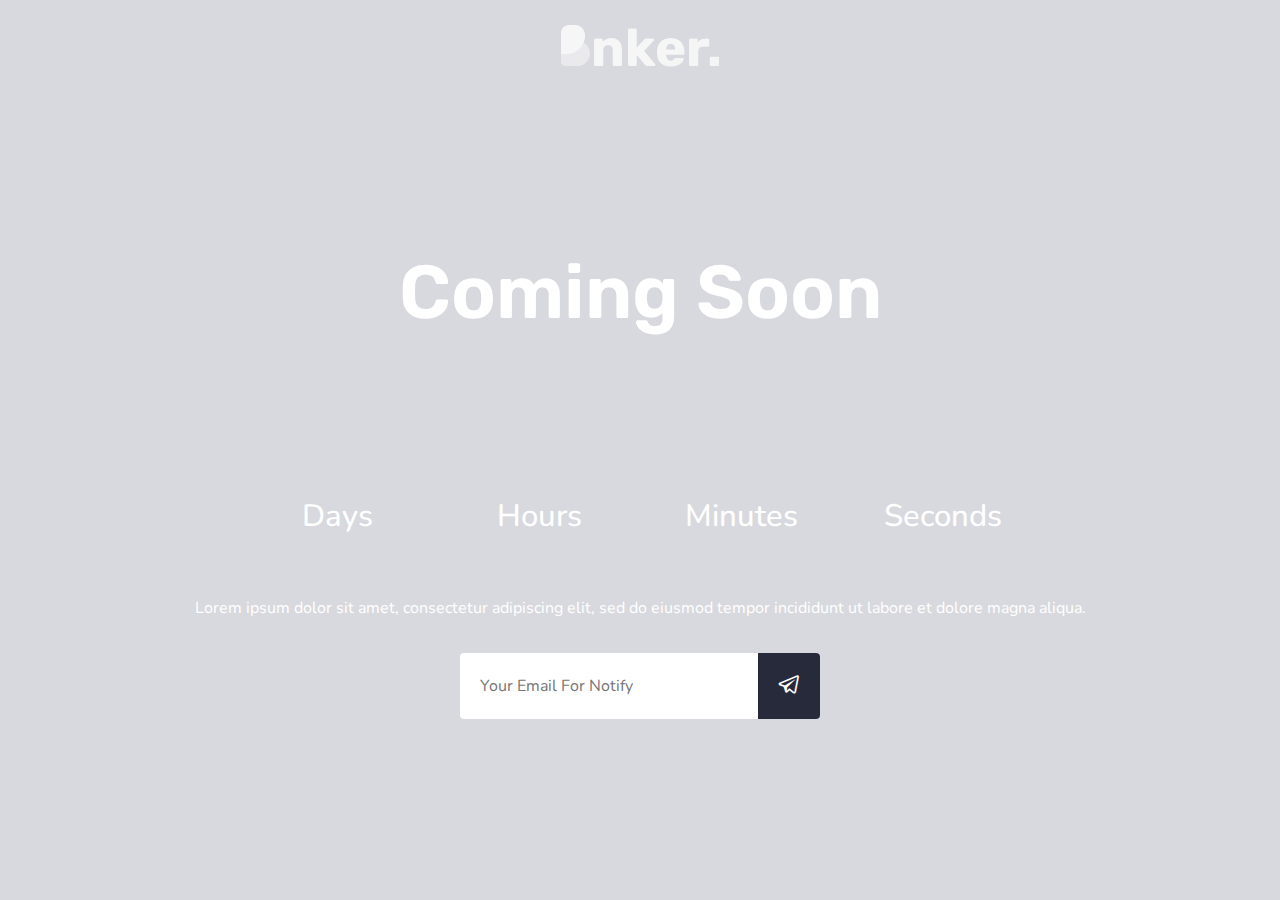
<file: coming-soon.html>
<!doctype html>
<html lang="zxx">

<head>
    <!-- Required meta tags -->
    <meta charset="utf-8">
    <meta name="viewport" content="width=device-width, initial-scale=1, shrink-to-fit=no">
    <title> Bnker. - Banking and Loan HTML Templates </title>
    <!-- /Required meta tags -->

    <!-- Favicon -->
    <link rel="shortcut icon" href="images/favicon.png" type="image/x-icon">
    <!-- /Favicon -->

    <!-- All CSS -->

    <!-- Vendor Css -->
    <link rel="stylesheet" href="css/vendors.css">
    <!-- /Vendor Css -->

    <!-- Plugin Css -->
    <link rel="stylesheet" href="css/plugins.css">
    <!-- Plugin Css -->

    <!-- Icons Css -->
    <link rel="stylesheet" href="css/icons.css">
    <!-- /Icons Css -->

    <!-- Style Css -->
    <link rel="stylesheet" href="css/style.css">
    <!-- /Style Css -->

    <!-- /All CSS -->

</head>

<body>


    <!-- Header -->
    <header class="coming-soon-logo-1">
        <div class="logo"><a href="index-2.html"><img src="images/logo-white.png" alt="" title=""></a></div>
    </header>
    <!-- /Header -->

    <!-- Coming Soon -->
    <section class="coming-soon-1">
        <div class="coming-soon-inner coming-soon-count">
            <h1>Coming Soon</h1>
            <ul>
                <li><span id="days"></span>Days</li>
                <li><span id="hours"></span>Hours</li>
                <li><span id="minutes"></span>Minutes</li>
                <li><span id="seconds"></span>Seconds</li>
            </ul>
            <div class="newsletter">
                <p>Lorem ipsum dolor sit amet, consectetur adipiscing elit, sed do eiusmod tempor incididunt ut
                    labore et dolore magna aliqua.</p>
                <form class="subscribe">
                    <input type="email" placeholder="Your Email For Notify" required>
                    <button type="submit"><i class="lab la-telegram-plane"></i></button>
                </form>
            </div>
        </div>
    </section>
    <!-- /Coming Soon -->

    <!-- JS -->

    <!-- Vendor Js -->
    <script src="js/vendors.js"></script>
    <!-- /Vendor js -->

    <!-- Plugins Js -->
    <script src="js/plugins.js"></script>
    <!-- /Plugins Js -->

    <!-- Main JS -->
    <script src="js/main.js"></script>
    <!-- /Main JS -->

    <!-- /JS -->

</body>

</html>
</file>
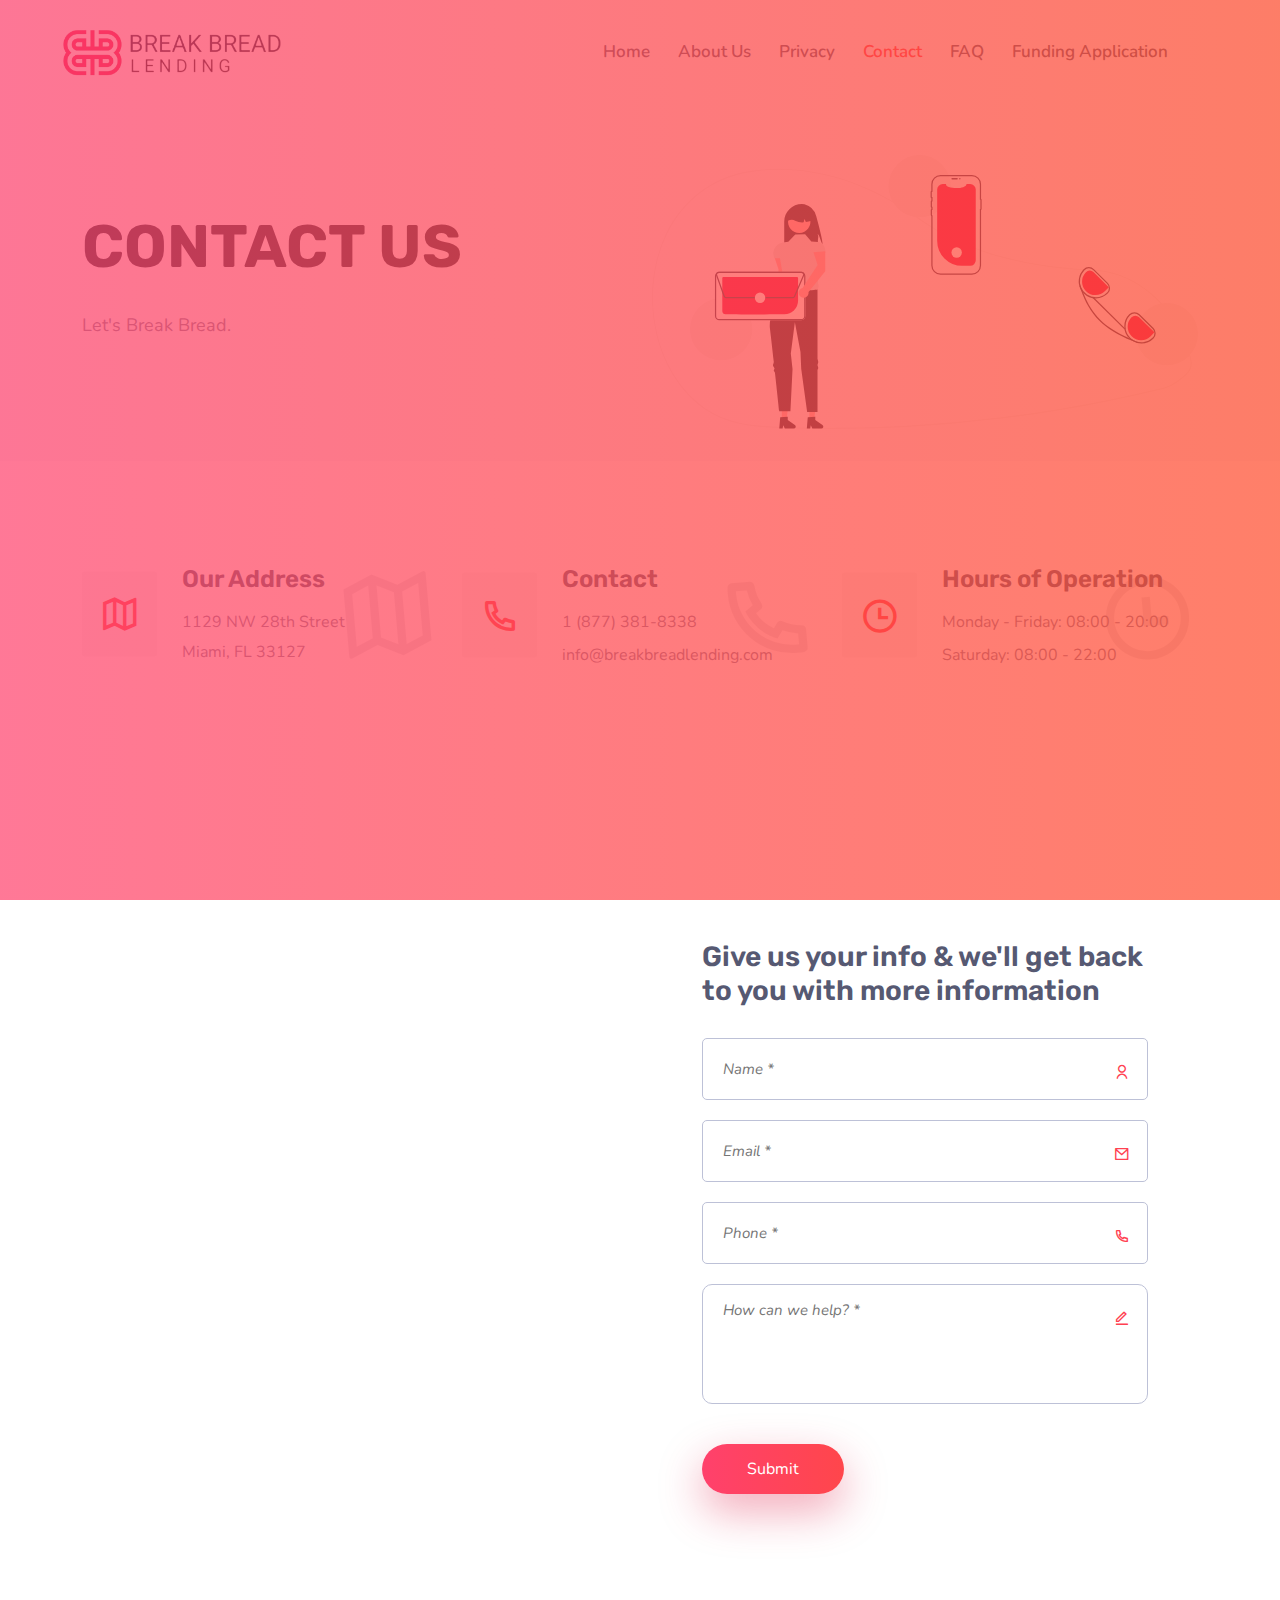
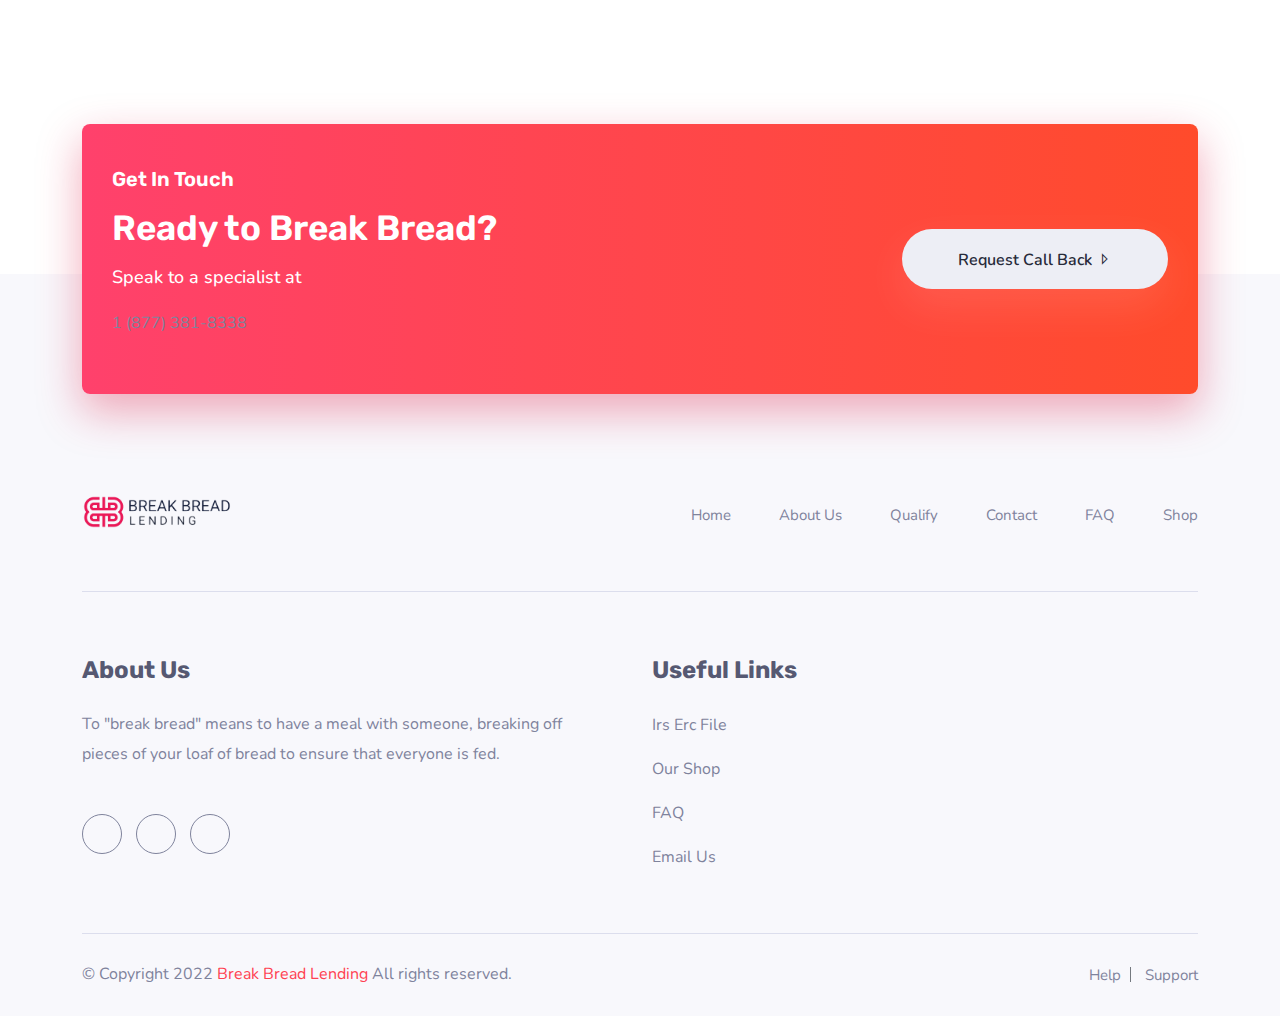
<file: contact.html>
<!doctype html>
<html lang="zxx">

<head>
    <!-- Required meta tags -->
    <meta charset="utf-8">
    <meta name="viewport" content="width=device-width, initial-scale=1, shrink-to-fit=no">
    <title> Break Bread </title>
    <!-- /Required meta tags -->

    <!-- Favicon -->
    <link rel="shortcut icon" href="images/favicon.png" type="image/x-icon">
    <!-- /Favicon -->

    <!-- All CSS -->

    <!-- Vendor Css -->
    <link rel="stylesheet" href="css/vendors.css">
    <!-- /Vendor Css -->

    <!-- Plugin Css -->
    <link rel="stylesheet" href="css/plugins.css">
    <!-- Plugin Css -->

    <!-- Icons Css -->
    <link rel="stylesheet" href="css/icons.css">
    <!-- /Icons Css -->

    <!-- Style Css -->
    <link rel="stylesheet" href="css/style.css">
    <!-- /Style Css -->

    <!-- /All CSS -->

</head>

<body>

    <!-- PreLoader -->
    <div id="preloader">
        <div id="status">
            <div class="spinner"></div>
        </div>
    </div>
    <!--Preloader-->

    <!-- Header -->
    <div class="navbar-area">
        <div class="acavo-responsive-nav">
            <!-- Container -->
            <div class="container">
                <div class="acavo-responsive-menu">
                    <div class="logo">
                        <a href="index.html">
                            <img id="bb-logo" src="images/logo.png" alt="logo">
                        </a>
                    </div>
                </div>
            </div>
            <!-- /Container -->
        </div>
        <div class="acavo-nav">
            <!-- Container -->
            <div class="container-fluid">
                <nav class="navbar navbar-expand-md navbar-light">
                    <a class="navbar-brand" href="index.html">
                        <img id="bb-logo" src="images/logo.png" alt="logo">
                    </a>
                    <div class="collapse navbar-collapse mean-menu">
                        <ul class="navbar-nav">
                            <li class="nav-item"><a href="index.html" class="nav-link">Home</a>
                            </li>

                            <li class="nav-item"><a href="about-us-1.html" class="nav-link">About Us</a>
            
                            </li>

                            <li class="nav-item"><a href="privacy-policy.html" class="nav-link">Privacy</a>
                                
                            </li>

                            <li class="nav-item"><a href="contact.html" class="nav-link active">Contact</a>
                            </li>

                            <li class="nav-item"><a href="faq.html" class="nav-link">FAQ</a>
                            </li>
                            <li class="nav-item"><a href="https://signnow.com/s/Z1IiyO20" class="nav-link"  target="_blank">Funding Application</a>
                            </li>
                        </ul>
                        <!-- <div class="others-option d-flex align-items-center">
                            <div class="option-item">
                                <form class="search-box">
                                    <input type="text" class="input-search" placeholder="Search for anything">
                                    <button type="submit"><i class="uil uil-search-alt"></i></button>
                                </form>
                            </div>
                            <div class="option-item">
                                <a href="contact.html" class="btn theme-btn-1">Get
                                    Started <i class="las la-angle-right"></i></a>
                            </div>
                        </div> -->
                    </div>
                </nav>
            </div>
            <!-- /Container -->
        </div>
        <!-- <div class="others-option-for-responsive">
            
            <div class="container">
                <div class="dot-menu">
                    <div class="inner">
                        <div class="circle circle-one"></div>
                        <div class="circle circle-two"></div>
                        <div class="circle circle-three"></div>
                    </div>
                </div>
                
                <div class="container">
                    <div class="option-inner">
                        <div class="others-option">
                            <div class="option-item">
                                <form class="search-box">
                                    <input type="text" class="input-search" placeholder="Search for anything">
                                    <button type="submit"><i class="flaticon-loupe"></i></button>
                                </form>
                            </div>

                            <div class="option-item">
                                <a href="contact.html" class="btn theme-btn-1"><i class="las la-angle-right"></i>Get
                                    Started</a>
                            </div>
                        </div>
                    </div>
                </div>
                
            </div>
            
        </div> -->
    </div>
    <!-- /Header -->

    <!-- Breadcrumb -->
    <div class="banner-section position-relative">
        <!-- Container -->
        <div class="container">
            <!-- row -->
            <div class="row">
                <!-- col  -->
                <div class="col-md-6">
                    <div class="banner-content banner-padding">
                        <h3 class="title">CONTACT US</h3>
                        <p>Let's Break Bread.
                        </p>
                    </div>
                </div>
                <!-- /col -->
                <!-- col -->
                <div class="col-md-6 mt-7 mt-md-0">
                    <div class="banner-content scene banner-img">
                        <div data-depth="0.2">
                            <img style="margin-bottom: 2rem;" src="images/contactsvg.svg" alt="img" />
                        </div>
                    </div>
                </div>
                <!-- /col -->
            </div>
            <!-- /row -->
        </div>
        <!-- /Container -->
    </div>
    <!-- /Breadcrumb -->

    <!-- Contact Info -->
    <div class="contact-info-area pt-100 pb-70">
        <!-- Container -->
        <div class="container">
            <!-- row -->
            <div class="row">
                <!-- col -->
                <div class="col-lg-4 col-md-6">
                    <div class="contact-info-box">
                        <div class="back-icon">
                            <i class="ri-map-2-line"></i>
                        </div>
                        <div class="icon">
                            <i class="ri-map-2-line"></i>
                        </div>
                        <h3>Our Address</h3>
                        <p>1129 NW 28th Street <br> Miami, FL 33127</p>
                    </div>
                </div>
                <!-- /col -->
                <!-- col -->
                <div class="col-lg-4 col-md-6">
                    <div class="contact-info-box">
                        <div class="back-icon">
                            <i class="ri-phone-line"></i>
                        </div>
                        <div class="icon">
                            <i class="ri-phone-line"></i>
                        </div>
                        <h3>Contact</h3>
                        <p><a href="tel:+18773818338">1 (877) 381-8338</a></p>
                        <p><a href="mailto:info@breakbreadlending.com">info@breakbreadlending.com</a></p>
                    </div>
                </div>
                <!-- /col -->
                <!-- col -->
                <div class="col-lg-4 col-md-6 offset-lg-0 offset-md-3">
                    <div class="contact-info-box">
                        <div class="back-icon">
                            <i class="ri-time-line"></i>
                        </div>
                        <div class="icon">
                            <i class="ri-time-line"></i>
                        </div>
                        <h3>Hours of Operation</h3>
                        <p>Monday - Friday: 08:00 - 20:00</p>
                        <p>Saturday: 08:00 - 22:00</p>
                    </div>
                </div>
                <!-- /col -->
            </div>
            <!-- /row -->
        </div>
        <!-- /Container -->
    </div>
    <!-- /Contact Info -->

    <!-- Contact -->
    <div class="contact-section">
        <!-- Container -->
        <div class="container">
            <!-- row -->
            <div class="row clearfix">
                <!-- col -->
                <div class="col-lg-6">
                    <div class="map-site ml-15">
                        <iframe
                        src="https://maps.google.com/maps?q=1129%20NW%2028th%20Street,%20miami,%20fl%2033127&t=&z=13&ie=UTF8&iwloc=&output=embed" frameborder="0" scrolling="no" marginheight="0" marginwidth="0">
                            </iframe>
                    </div>
                </div>
                <!-- /col -->
                <!-- col -->
                <div class="col-lg-6 col-md-12 col-sm-12 form-column">
                    <div class="form-inner">
                        <h3>Give us your info & we'll get back to you with more information</h3>
                        <form onsubmit="sendEmail(); reset(); return false" action="" id="contact-form" class="default-form">
                            <div class="row clearfix">
                                <div class="col-lg-12 col-md-12 col-sm-12 form-group contact-icon contacts-name">
                                    <input type="text" name="name" id="name" placeholder="Name *" required="">
                                </div>
                                <div class="col-lg-12 col-md-12 col-sm-12 form-group contact-icon contacts-email">
                                    <input type="email" name="email" id="email" placeholder="Email *" required="">
                                </div>
                                <div class="col-lg-12 col-md-12 col-sm-12 form-group contact-icon contacts-phone">
                                    <input type="text" name="phone" id="phone" placeholder="Phone *" required="">
                                </div>
                                <div class="col-lg-12 col-md-12 col-sm-12 form-group contact-icon contacts-message">
                                    <textarea name="message" id="message" placeholder="How can we help? *"></textarea>
                                </div>
                                <div class="col-lg-12 col-md-12 col-sm-12 form-group message-btn">
                                    <button class="btn theme-btn-1" type="submit" name="submit-form">Submit</button>
                                </div>
                            </div>
                        </form>
                    </div>
                </div>
                <!-- col -->
            </div>
            <!-- /row -->
        </div>
        <!-- Container -->
    </div>
    <!-- /Contact -->

    <!-- Cta -->
    <div class="cta-area">
        <!-- Container -->
        <div class="container">
            <!-- row -->
            <div class="row align-items-center">
                <!-- col -->
                <div class="col-lg-12">
                    <div class="get-start-box">
                        <!-- col -->
                        <div class="col-lg-8">
                            <div class="section-heading">
                                <h5 class="section__meta text-white">Get In Touch</h5>
                                <h2 class="section__title">Ready to Break Bread?</h2>
                                <p class="section__sub">Speak to a specialist at <p><a href="tel:+18773818338">1 (877) 381-8338</a></p></p>
                            </div>
                        </div>
                        <!-- /col -->
                        <!-- col -->
                        <div class="col-lg-4">
                            <div class="button-shared text-end">
                                <a href="https://calendly.com/bblending" class="btn cta-btn">
                                    Request Call Back <span class="la la-caret-right"></span>
                                </a>
                            </div>
                        </div>
                        <!-- /col -->
                    </div>
                </div>
                <!-- /col -->
            </div>
            <!-- /row -->
        </div>
        <!-- /Container -->
    </div>
    <!-- /Cta -->

    <!-- Footer -->
    <footer class="footer-style bg-gray-100 pt-200">
        <!-- Container -->
        <div class="container">
            <!-- row -->
            <div class="row">
                <!-- col -->
                <div class="col-xl-3 col-lg-3 col-md-4">
                    <div class="footer-logo">
                        <a href="index.html"><img src="images/logo.png" alt=""></a>
                    </div>
                </div>
                <!-- /col -->
                <!-- col -->
                <div class="col-xl-9 col-lg-9  col-md-8 mb-30">
                    <div class="footer-top-wrapper">
                        <ul class="footer-top-link text-end">
                            <li><a href="index.html">Home</a></li>
                            <li><a href="about-us-1.html">About Us</a></li>
                            <li><a href="loans.html">Qualify</a></li>
                            <li><a href="contact.html">Contact</a></li>
                            <li><a href="faq.html">FAQ</a></li>
                            <li><a href="https://break-bread-lending-the-store.myshopify.com/" target="_blank">Shop</a></li>
                        </ul>
                    </div>
                </div>
                <!-- /col -->
                <!-- col -->
            </div>
            <!-- /row -->
            <div class="footer-middle-area mt-30 pb-30 pt-60">
                <!-- row -->
                <div class="row">
                    <!-- col -->
                    <div class="col-xl-6 col-lg-6 col-md-6">
                        <div class="footer-wrapper mb-30">
                            <h3 class="footer-title">About Us</h3>
                            <div class="footer-text">
                                <p>To "break bread" means to have a meal with someone, breaking off pieces of your loaf of bread to ensure that everyone is fed. </p>
                            </div>
                            <div class="footer-icon">
                                <a href="https://www.facebook.com/profile.php?id=100085502594262"><i class="uil uil-facebook-f"></i></a>
                                <a href="https://www.linkedin.com/company/breakbreadlending/" target="_blank"><i class="uil uil-linkedin"></i></a>
                                <a href="https://www.instagram.com/breakbreadlending/" target="_blank"><i class="uil uil-instagram-alt"></i></a>
                            </div>
                        </div>
                    </div>
                    <!-- /col -->
                    <!-- col -->
                    
                    <!-- /col -->
                    <!-- col -->
                    <div class="col-xl-6 col-lg-6 col-md-6">
                        <div class="footer-wrapper mb-30">
                            <h3 class="footer-title">Useful Links</h3>
                            <div class="footer-link">
                                <ul>
                                    <li><a href="https://www.irsercfile.com/" target="_blank">Irs Erc File</a></li>
                                    <li><a href="https://break-bread-lending-the-store.myshopify.com/" target="_blank">Our Shop</a></li>
                                    <li><a href="faq.html">FAQ</a></li>
                                    <li><a href="mailto:info@breakbreadlending.com?subject=Contacting from Website">Email Us</a>
                                    </li>
                                </ul>
                            </div>
                        </div>
                    </div>
                    <!-- /col -->
                    <!-- col -->
                
                    <!-- /col -->
                </div>
                <!-- /row -->
            </div>
            <div class="footer-bottom-area pt-25 pb-25">
                <!-- row -->
                <div class="row">
                    <!-- col -->
                    <div class="col-xl-6 col-lg-6 col-md-6">
                        <div class="copyright">
                            <p>© Copyright 2022 <a href="index.html">Break Bread Lending</a> All rights reserved.</p>
                        </div>
                    </div>
                    <!-- col -->
                    <!-- /col -->
                    <div class="col-xl-6 col-lg-6 col-md-6">
                        <div class="footer-bottom-link text-end">
                            <ul>
                                <li><a href="contact.html">Help </a></li>
                                <li><a href="contact.html"> Support</a></li>
                            </ul>
                        </div>
                    </div>
                    <!-- /col -->
                </div>
                <!-- /row -->
            </div>
        </div>
        <!-- /Container -->
    </footer>
    <!-- /Footer -->

    <!-- Go top -->
    <div class="go-top-area">
        <div class="go-top-wrap">
            <div class="go-top-btn-wrap">
                <div class="go-top go-top-btn">
                    <i class="las la-angle-double-up"></i>
                    <i class="las la-angle-double-up"></i>
                </div>
            </div>
        </div>
    </div>
    <!-- /Go top -->

    <!-- JS -->

    <!-- Vendor Js -->
    <script src="js/vendors.js"></script>
    <!-- /Vendor js -->

    <!-- Plugins Js -->
    <script src="js/plugins.js"></script>
    <!-- /Plugins Js -->

    <!-- Main JS -->
    <script src="js/main.js"></script>
    <!-- /Main JS -->

    <!-- SMTP JS -->
    <script src="https://smtpjs.com/v3/smtp.js"></script>
    <script>
        function sendEmail () {
            Email.send({
            Host : "smtp.elasticemail.com",
            Username : "kylerramsey@gmail.com",
            Password : "9B9E0BEBD5BCEC89D61EAFBE0A58B391CCD4",
            To: 'breakbreadwebleads@gmail.com',
            From : "kylerramsey@gmail.com",
            Subject : "New lead from website contact form",
            Body : "Name: " + document.getElementById("name").value
                + '<br> Email: ' + document.getElementById("email").value
                + '<br> Phone: ' + document.getElementById("phone").value
                + '<br> Message: ' + document.getElementById("message").value
        }).then(
        message => alert("Message Sent Succesfully")
        );
        }
    </script>
    <!-- /SMTP JS -->

    <!-- /JS -->

</body>

</html>
</file>
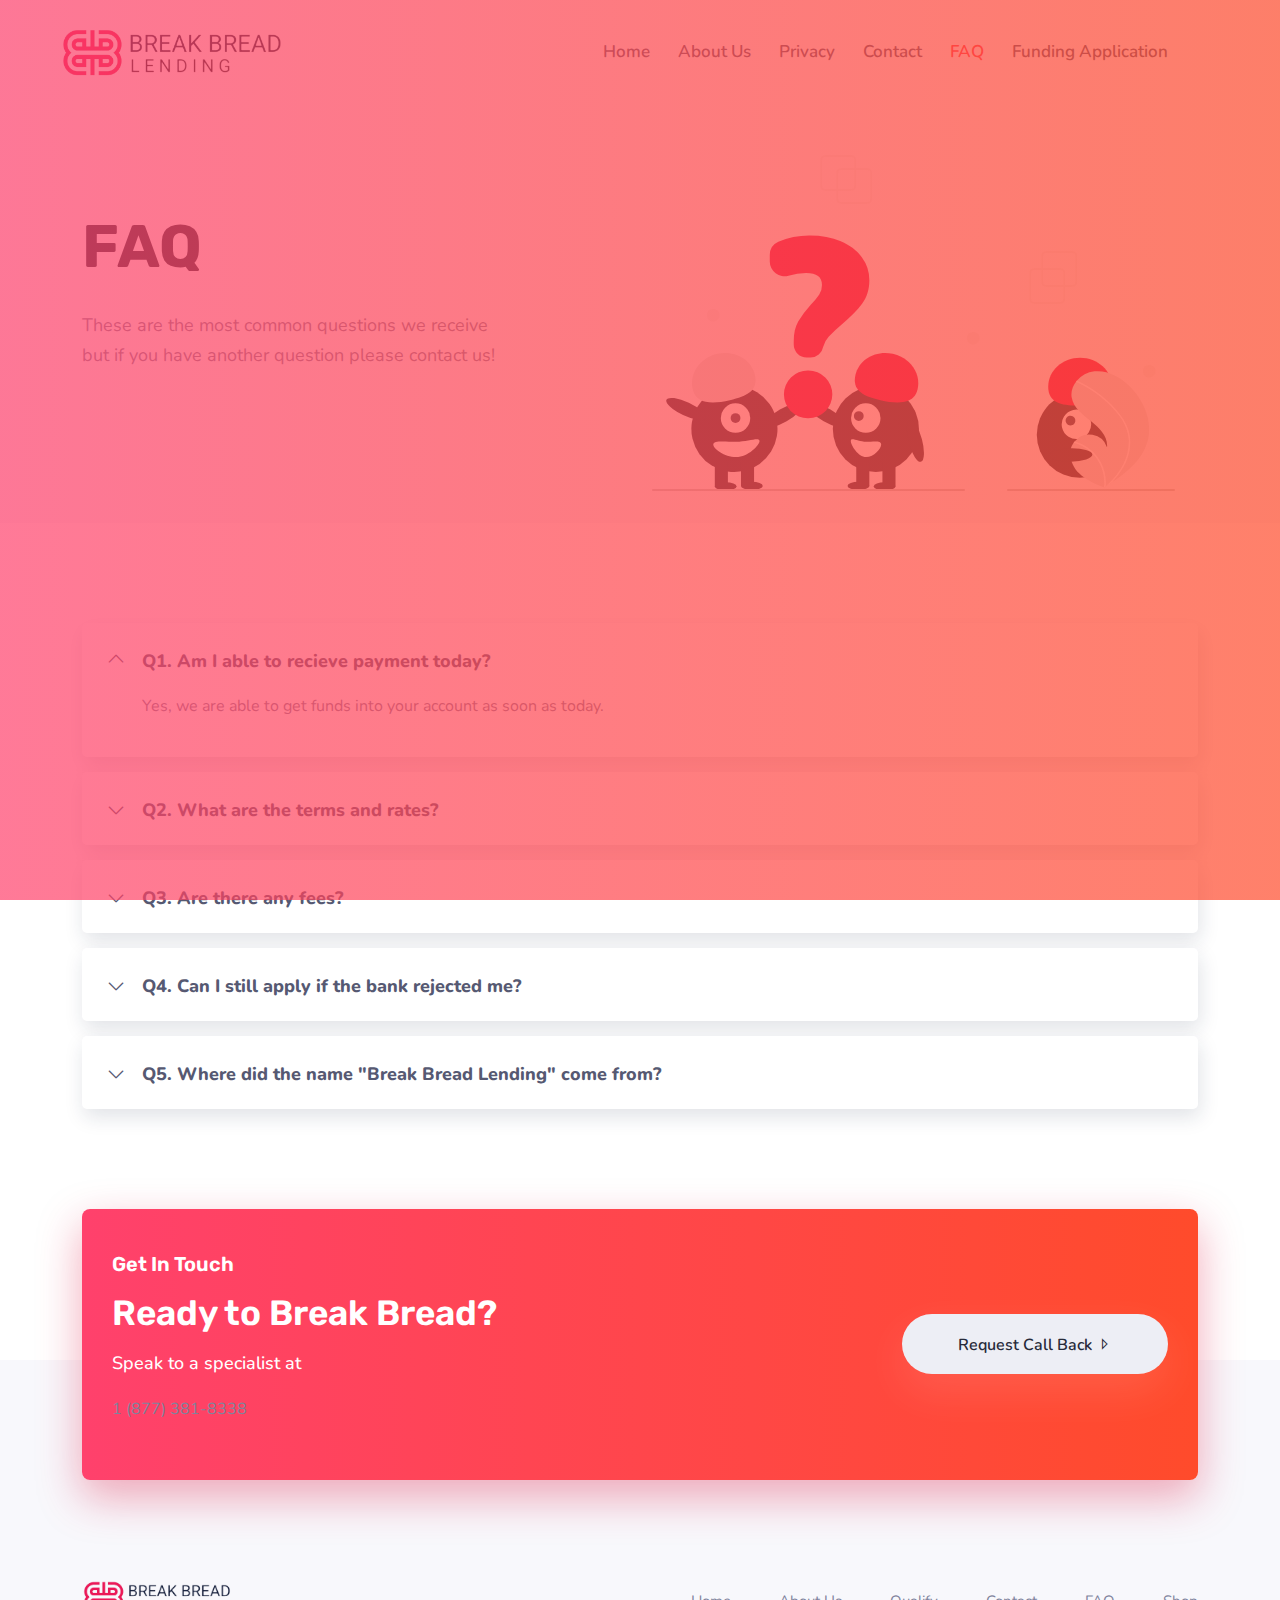
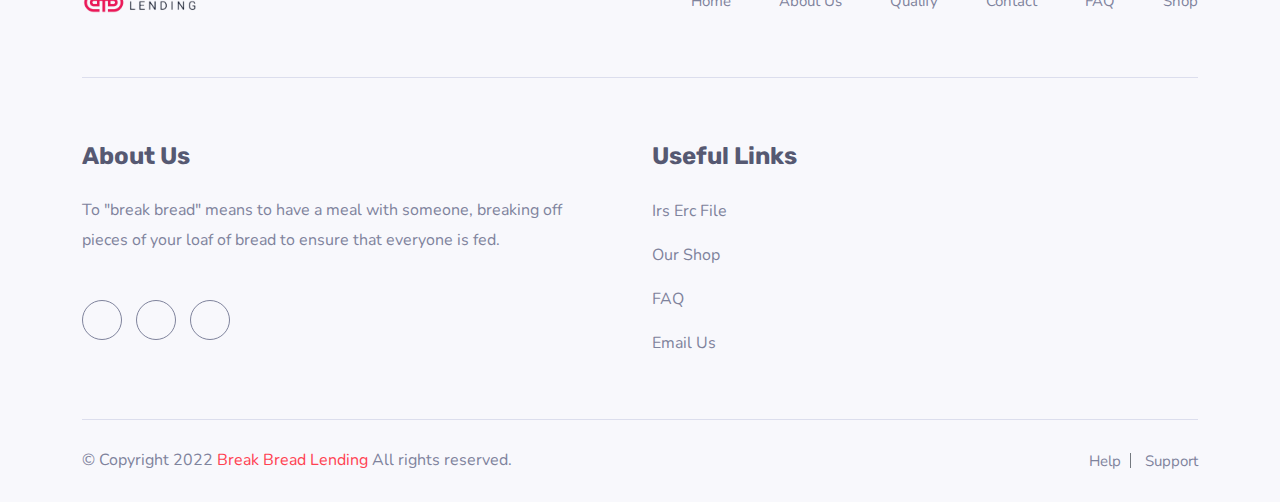
<file: faq.html>
<!doctype html>
<html lang="zxx">

<head>
    <!-- Required meta tags -->
    <meta charset="utf-8">
    <meta name="viewport" content="width=device-width, initial-scale=1, shrink-to-fit=no">
    <title> Break Bread </title>
    <!-- /Required meta tags -->

    <!-- Favicon -->
    <link rel="shortcut icon" href="images/favicon.png" type="image/x-icon">
    <!-- /Favicon -->

    <!-- All CSS -->

    <!-- Vendor Css -->
    <link rel="stylesheet" href="css/vendors.css">
    <!-- /Vendor Css -->

    <!-- Plugin Css -->
    <link rel="stylesheet" href="css/plugins.css">
    <!-- Plugin Css -->

    <!-- Icons Css -->
    <link rel="stylesheet" href="css/icons.css">
    <!-- /Icons Css -->

    <!-- Style Css -->
    <link rel="stylesheet" href="css/style.css">
    <!-- /Style Css -->

    <!-- /All CSS -->

</head>

<body>

    <!-- PreLoader -->
    <div id="preloader">
        <div id="status">
            <div class="spinner"></div>
        </div>
    </div>
    <!--Preloader-->

    <!-- Header -->
    <div class="navbar-area">
        <div class="acavo-responsive-nav">
            <!-- Container -->
            <div class="container">
                <div class="acavo-responsive-menu">
                    <div class="logo">
                        <a href="index.html">
                            <img id="bb-logo" src="images/logo.png" alt="logo">
                        </a>
                    </div>
                </div>
            </div>
            <!-- /Container -->
        </div>
        <div class="acavo-nav">
            <!-- Container -->
            <div class="container-fluid">
                <nav class="navbar navbar-expand-md navbar-light">
                    <a class="navbar-brand" href="index.html">
                        <img id="bb-logo" src="images/logo.png" alt="logo">
                    </a>
                    <div class="collapse navbar-collapse mean-menu">
                        <ul class="navbar-nav">
                            <li class="nav-item"><a href="index.html" class="nav-link">Home</a>
                            </li>

                            <li class="nav-item"><a href="about-us-1.html" class="nav-link">About Us</a>
            
                            </li>

                            <li class="nav-item"><a href="privacy-policy.html" class="nav-link">Privacy</a>
                                
                            </li>

                            <li class="nav-item"><a href="contact.html" class="nav-link">Contact</a>
                            </li>

                            <li class="nav-item"><a href="faq.html" class="nav-link active">FAQ</a>
                            </li>
                            <li class="nav-item"><a href="https://signnow.com/s/Z1IiyO20" class="nav-link" target="_blank">Funding Application</a>
                            </li>
                        </ul>
                        <!-- <div class="others-option d-flex align-items-center">
                            <div class="option-item">
                                <form class="search-box">
                                    <input type="text" class="input-search" placeholder="Search for anything">
                                    <button type="submit"><i class="uil uil-search-alt"></i></button>
                                </form>
                            </div>
                            <div class="option-item">
                                <a href="contact.html" class="btn theme-btn-1">Get
                                    Started <i class="las la-angle-right"></i></a>
                            </div>
                        </div> -->
                    </div>
                </nav>
            </div>
            <!-- /Container -->
        </div>
        <!-- <div class="others-option-for-responsive">
            
            <div class="container">
                <div class="dot-menu">
                    <div class="inner">
                        <div class="circle circle-one"></div>
                        <div class="circle circle-two"></div>
                        <div class="circle circle-three"></div>
                    </div>
                </div>
                
                <div class="container">
                    <div class="option-inner">
                        <div class="others-option">
                            <div class="option-item">
                                <form class="search-box">
                                    <input type="text" class="input-search" placeholder="Search for anything">
                                    <button type="submit"><i class="flaticon-loupe"></i></button>
                                </form>
                            </div>

                            <div class="option-item">
                                <a href="contact.html" class="btn theme-btn-1"><i class="las la-angle-right"></i>Get
                                    Started</a>
                            </div>
                        </div>
                    </div>
                </div>
                
            </div>
            
        </div> -->
    </div>
    <!-- /Header -->

    <!-- Breadcrumb -->
    <div class="banner-section position-relative">
        <!-- Container -->
        <div class="container">
            <!-- row -->
            <div class="row">
                <!-- col  -->
                <div class="col-md-6">
                    <div class="banner-content banner-padding">
                        <h3 class="title">FAQ</h3>
                        <p>These are the most common questions we receive <br> but if you have another question please contact us!</p>
                    </div>
                </div>
                <!-- /col -->
                <!-- col -->
                <div class="col-md-6 mt-7 mt-md-0">
                    <div class="banner-content scene banner-img">
                        <div data-depth="0.2">
                            <img style="margin-bottom: 2rem;" src="images/faqsvg.svg" alt="img" />
                        </div>
                    </div>
                </div>
                <!-- /col -->
            </div>
            <!-- /row -->
        </div>
        <!-- /Container -->
    </div>
    <!-- /Breadcrumb -->

    <!-- FAQ -->
    <div class="faq-area pt-100 pb-100">
        <!-- Container -->
        <div class="container">
            <div class="tab faq-accordion-tab">

                <!-- Option selector boxes for different type questions -->

                <!-- <ul class="tabs d-flex flex-wrap justify-content-center">
                    <li class="mb-4"><a href="#"><i class="ri-flag-line"></i> <span>Getting Started</span></a></li>

                    <li class="mb-4"><a href="#"><i class="uil uil-money-bill"></i> <span>Pricing & Planes</span></a></li>

                    <li class="mb-4"><a href="#"><i class="uil uil-shopping-bag"></i> <span>Sales Question</span></a></li>

                    <li class="mb-4"><a href="#"><i class="uil uil-book-open"></i> <span>Usage Guides</span></a></li>

                    <li class="mb-4"><a href="#"><i class="uil uil-info-circle"></i> <span>General Guide</span></a></li>
                </ul> -->

                <div class="tab-content">
                    <div class="tabs-item">
                        <div class="faq-accordion">
                            <ul class="accordion">
                                <li class="accordion-item">
                                    <a class="accordion-title active" href="javascript:void(0)">
                                        <i class='las la-angle-down'></i>
                                        Q1. Am I able to recieve payment today?
                                    </a>

                                    <div class="accordion-content show">
                                        <p>Yes, we are able to get funds into your account as soon as today.</p>
                                    </div>
                                </li>

                                <li class="accordion-item">
                                    <a class="accordion-title" href="javascript:void(0)">
                                        <i class='las la-angle-down'></i>
                                        Q2. What are the terms and rates?
                                    </a>

                                    <div class="accordion-content">
                                        <p>We have a personalized approach to every client. Since everyone's financial history is unique to them, we like to structure deals that are best suited to each clients individual situation. We want our clients to be successful, and not dragged down by bad rates and terms.</p>
                                    </div>
                                </li>

                                <li class="accordion-item">
                                    <a class="accordion-title" href="javascript:void(0)">
                                        <i class='las la-angle-down'></i>
                                        Q3. Are there any fees?
                                    </a>

                                    <div class="accordion-content">
                                        <p>Here at Bread Bread Lending we will never charge you any hidden or additional fees. We would rather form long term trustworthy partnerships with our clients.</p>
                                    </div>
                                </li>

                                <li class="accordion-item">
                                    <a class="accordion-title" href="javascript:void(0)">
                                        <i class='las la-angle-down'></i>
                                        Q4. Can I still apply if the bank rejected me?
                                    </a>

                                    <div class="accordion-content">
                                        <p>Absolutely! Because we rely on private funding rather than banking institutions, when they say no, we can say yes!</p>
                                    </div>
                                </li>

                                <li class="accordion-item">
                                    <a class="accordion-title" href="javascript:void(0)">
                                        <i class='las la-angle-down'></i>
                                        Q5. Where did the name "Break Bread Lending" come from?
                                    </a>

                                    <div class="accordion-content">
                                        <p>To "break bread" is to have a meal with someone; there are connotations of seeing to it that everyone is fed. We believe that the lending process should be a wholesome, intimate event, much like sharing a warm loaf of bread over a dinner table.</p>
                                    </div>
                                </li>
                            </ul>
                        </div>
                    </div>

                    <div class="tabs-item">
                        <div class="faq-accordion">
                            <ul class="accordion">
                                <li class="accordion-item">
                                    <a class="accordion-title active" href="javascript:void(0)">
                                        <i class='las la-angle-down'></i>
                                        Q1. What is an EMI?
                                    </a>

                                    <div class="accordion-content show">
                                        <p>Lorem Ipsum is simply dummy text of the printing and typesetting industry.
                                            Lorem Ipsum has been the industry's standard dummy text ever since the
                                            1500s, when an unknown printer took a galley of type and scrambled it to
                                            make a type specimen book.</p>
                                    </div>
                                </li>

                                <li class="accordion-item">
                                    <a class="accordion-title" href="javascript:void(0)">
                                        <i class='las la-angle-down'></i>
                                        Q2. Does barisal perform audits or prepare tax returns?
                                    </a>

                                    <div class="accordion-content">
                                        <p>Lorem Ipsum is simply dummy text of the printing and typesetting industry.
                                            Lorem Ipsum has been the industry's standard dummy text ever since the
                                            1500s, when an unknown printer took a galley of type and scrambled it to
                                            make a type specimen book.</p>
                                    </div>
                                </li>

                                <li class="accordion-item">
                                    <a class="accordion-title" href="javascript:void(0)">
                                        <i class='las la-angle-down'></i>
                                        Q3. How do I know if I need to implement a new accounting system?
                                    </a>

                                    <div class="accordion-content">
                                        <p>Lorem Ipsum is simply dummy text of the printing and typesetting industry.
                                            Lorem Ipsum has been the industry's standard dummy text ever since the
                                            1500s, when an unknown printer took a galley of type and scrambled it to
                                            make a type specimen book.</p>
                                    </div>
                                </li>

                                <li class="accordion-item">
                                    <a class="accordion-title" href="javascript:void(0)">
                                        <i class='las la-angle-down'></i>
                                        Q4. Why should I use bsal instead of other professional services firms?
                                    </a>

                                    <div class="accordion-content">
                                        <p>Lorem Ipsum is simply dummy text of the printing and typesetting industry.
                                            Lorem Ipsum has been the industry's standard dummy text ever since the
                                            1500s, when an unknown printer took a galley of type and scrambled it to
                                            make a type specimen book.</p>
                                    </div>
                                </li>

                                <li class="accordion-item">
                                    <a class="accordion-title" href="javascript:void(0)">
                                        <i class='las la-angle-down'></i>
                                        Q5. How do I know what my equity structure might look like over time?
                                    </a>

                                    <div class="accordion-content">
                                        <p>Lorem Ipsum is simply dummy text of the printing and typesetting industry.
                                            Lorem Ipsum has been the industry's standard dummy text ever since the
                                            1500s, when an unknown printer took a galley of type and scrambled it to
                                            make a type specimen book.</p>
                                    </div>
                                </li>
                            </ul>
                        </div>
                    </div>
                    <div class="tabs-item">
                        <div class="faq-accordion">
                            <ul class="accordion">
                                <li class="accordion-item">
                                    <a class="accordion-title active" href="javascript:void(0)">
                                        <i class='las la-angle-down'></i>
                                        Q1. What is an EMI?
                                    </a>

                                    <div class="accordion-content show">
                                        <p>Lorem Ipsum is simply dummy text of the printing and typesetting industry.
                                            Lorem Ipsum has been the industry's standard dummy text ever since the
                                            1500s, when an unknown printer took a galley of type and scrambled it to
                                            make a type specimen book.</p>
                                    </div>
                                </li>

                                <li class="accordion-item">
                                    <a class="accordion-title" href="javascript:void(0)">
                                        <i class='las la-angle-down'></i>
                                        Q2. Does barisal perform audits or prepare tax returns?
                                    </a>

                                    <div class="accordion-content">
                                        <p>Lorem Ipsum is simply dummy text of the printing and typesetting industry.
                                            Lorem Ipsum has been the industry's standard dummy text ever since the
                                            1500s, when an unknown printer took a galley of type and scrambled it to
                                            make a type specimen book.</p>
                                    </div>
                                </li>

                                <li class="accordion-item">
                                    <a class="accordion-title" href="javascript:void(0)">
                                        <i class='las la-angle-down'></i>
                                        Q3. How do I know if I need to implement a new accounting system?
                                    </a>

                                    <div class="accordion-content">
                                        <p>Lorem Ipsum is simply dummy text of the printing and typesetting industry.
                                            Lorem Ipsum has been the industry's standard dummy text ever since the
                                            1500s, when an unknown printer took a galley of type and scrambled it to
                                            make a type specimen book.</p>
                                    </div>
                                </li>

                                <li class="accordion-item">
                                    <a class="accordion-title" href="javascript:void(0)">
                                        <i class='las la-angle-down'></i>
                                        Q4. Why should I use bsal instead of other professional services firms?
                                    </a>

                                    <div class="accordion-content">
                                        <p>Lorem Ipsum is simply dummy text of the printing and typesetting industry.
                                            Lorem Ipsum has been the industry's standard dummy text ever since the
                                            1500s, when an unknown printer took a galley of type and scrambled it to
                                            make a type specimen book.</p>
                                    </div>
                                </li>

                                <li class="accordion-item">
                                    <a class="accordion-title" href="javascript:void(0)">
                                        <i class='las la-angle-down'></i>
                                        Q5. How do I know what my equity structure might look like over time?
                                    </a>

                                    <div class="accordion-content">
                                        <p>Lorem Ipsum is simply dummy text of the printing and typesetting industry.
                                            Lorem Ipsum has been the industry's standard dummy text ever since the
                                            1500s, when an unknown printer took a galley of type and scrambled it to
                                            make a type specimen book.</p>
                                    </div>
                                </li>
                            </ul>
                        </div>
                    </div>
                    <div class="tabs-item">
                        <div class="faq-accordion">
                            <ul class="accordion">
                                <li class="accordion-item">
                                    <a class="accordion-title active" href="javascript:void(0)">
                                        <i class='las la-angle-down'></i>
                                        Q1. What is an EMI?
                                    </a>

                                    <div class="accordion-content show">
                                        <p>Lorem Ipsum is simply dummy text of the printing and typesetting industry.
                                            Lorem Ipsum has been the industry's standard dummy text ever since the
                                            1500s, when an unknown printer took a galley of type and scrambled it to
                                            make a type specimen book.</p>
                                    </div>
                                </li>

                                <li class="accordion-item">
                                    <a class="accordion-title" href="javascript:void(0)">
                                        <i class='las la-angle-down'></i>
                                        Q2. Does barisal perform audits or prepare tax returns?
                                    </a>

                                    <div class="accordion-content">
                                        <p>Lorem Ipsum is simply dummy text of the printing and typesetting industry.
                                            Lorem Ipsum has been the industry's standard dummy text ever since the
                                            1500s, when an unknown printer took a galley of type and scrambled it to
                                            make a type specimen book.</p>
                                    </div>
                                </li>

                                <li class="accordion-item">
                                    <a class="accordion-title" href="javascript:void(0)">
                                        <i class='las la-angle-down'></i>
                                        Q3. How do I know if I need to implement a new accounting system?
                                    </a>

                                    <div class="accordion-content">
                                        <p>Lorem Ipsum is simply dummy text of the printing and typesetting industry.
                                            Lorem Ipsum has been the industry's standard dummy text ever since the
                                            1500s, when an unknown printer took a galley of type and scrambled it to
                                            make a type specimen book.</p>
                                    </div>
                                </li>

                                <li class="accordion-item">
                                    <a class="accordion-title" href="javascript:void(0)">
                                        <i class='las la-angle-down'></i>
                                        Q4. Why should I use bsal instead of other professional services firms?
                                    </a>

                                    <div class="accordion-content">
                                        <p>Lorem Ipsum is simply dummy text of the printing and typesetting industry.
                                            Lorem Ipsum has been the industry's standard dummy text ever since the
                                            1500s, when an unknown printer took a galley of type and scrambled it to
                                            make a type specimen book.</p>
                                    </div>
                                </li>

                                <li class="accordion-item">
                                    <a class="accordion-title" href="javascript:void(0)">
                                        <i class='las la-angle-down'></i>
                                        Q5. How do I know what my equity structure might look like over time?
                                    </a>

                                    <div class="accordion-content">
                                        <p>Lorem Ipsum is simply dummy text of the printing and typesetting industry.
                                            Lorem Ipsum has been the industry's standard dummy text ever since the
                                            1500s, when an unknown printer took a galley of type and scrambled it to
                                            make a type specimen book.</p>
                                    </div>
                                </li>
                            </ul>
                        </div>
                    </div>
                    <div class="tabs-item">
                        <div class="faq-accordion">
                            <ul class="accordion">
                                <li class="accordion-item">
                                    <a class="accordion-title active" href="javascript:void(0)">
                                        <i class='las la-angle-down'></i>
                                        Q1. What is an EMI?
                                    </a>

                                    <div class="accordion-content show">
                                        <p>Lorem Ipsum is simply dummy text of the printing and typesetting industry.
                                            Lorem Ipsum has been the industry's standard dummy text ever since the
                                            1500s, when an unknown printer took a galley of type and scrambled it to
                                            make a type specimen book.</p>
                                    </div>
                                </li>

                                <li class="accordion-item">
                                    <a class="accordion-title" href="javascript:void(0)">
                                        <i class='las la-angle-down'></i>
                                        Q2. Does barisal perform audits or prepare tax returns?
                                    </a>

                                    <div class="accordion-content">
                                        <p>Lorem Ipsum is simply dummy text of the printing and typesetting industry.
                                            Lorem Ipsum has been the industry's standard dummy text ever since the
                                            1500s, when an unknown printer took a galley of type and scrambled it to
                                            make a type specimen book.</p>
                                    </div>
                                </li>

                                <li class="accordion-item">
                                    <a class="accordion-title" href="javascript:void(0)">
                                        <i class='las la-angle-down'></i>
                                        Q3. How do I know if I need to implement a new accounting system?
                                    </a>

                                    <div class="accordion-content">
                                        <p>Lorem Ipsum is simply dummy text of the printing and typesetting industry.
                                            Lorem Ipsum has been the industry's standard dummy text ever since the
                                            1500s, when an unknown printer took a galley of type and scrambled it to
                                            make a type specimen book.</p>
                                    </div>
                                </li>

                                <li class="accordion-item">
                                    <a class="accordion-title" href="javascript:void(0)">
                                        <i class='las la-angle-down'></i>
                                        Q4. Why should I use bsal instead of other professional services firms?
                                    </a>

                                    <div class="accordion-content">
                                        <p>Lorem Ipsum is simply dummy text of the printing and typesetting industry.
                                            Lorem Ipsum has been the industry's standard dummy text ever since the
                                            1500s, when an unknown printer took a galley of type and scrambled it to
                                            make a type specimen book.</p>
                                    </div>
                                </li>

                                <li class="accordion-item">
                                    <a class="accordion-title" href="javascript:void(0)">
                                        <i class='las la-angle-down'></i>
                                        Q5. How do I know what my equity structure might look like over time?
                                    </a>

                                    <div class="accordion-content">
                                        <p>Lorem Ipsum is simply dummy text of the printing and typesetting industry.
                                            Lorem Ipsum has been the industry's standard dummy text ever since the
                                            1500s, when an unknown printer took a galley of type and scrambled it to
                                            make a type specimen book.</p>
                                    </div>
                                </li>
                            </ul>
                        </div>
                    </div>
                </div>
            </div>
        </div>
        <!-- /Container -->
    </div>
    <!-- /FAQ -->

    <!-- Cta -->
    <div class="cta-area">
        <!-- Container -->
        <div class="container">
            <!-- row -->
            <div class="row align-items-center">
                <!-- col -->
                <div class="col-lg-12">
                    <div class="get-start-box">
                        <!-- col -->
                        <div class="col-lg-8">
                            <div class="section-heading">
                              <h5 class="section__meta text-white">Get In Touch</h5>
                                <h2 class="section__title">Ready to Break Bread?</h2>
                                <p class="section__sub">Speak to a specialist at <p><a href="tel:+18773818338">1 (877) 381-8338</a></p></p>
                            </div>
                        </div>
                        <!-- /col -->
                        <!-- col -->
                        <div class="col-lg-4">
                            <div class="button-shared text-end">
                                <a href="https://calendly.com/bblending" class="btn cta-btn">
                                    Request Call Back <span class="la la-caret-right"></span>
                                </a>
                            </div>
                        </div>
                        <!-- /col -->
                    </div>
                </div>
                <!-- /col -->
            </div>
            <!-- /row -->
        </div>
        <!-- /Container -->
    </div>
    <!-- /Cta -->

    <!-- Footer -->
    <footer class="footer-style bg-gray-100 pt-200">
        <!-- Container -->
        <div class="container">
            <!-- row -->
            <div class="row">
                <!-- col -->
                <div class="col-xl-3 col-lg-3 col-md-4">
                    <div class="footer-logo">
                        <a href="index.html"><img src="images/logo.png" alt=""></a>
                    </div>
                </div>
                <!-- /col -->
                <!-- col -->
                <div class="col-xl-9 col-lg-9  col-md-8 mb-30">
                    <div class="footer-top-wrapper">
                        <ul class="footer-top-link text-end">
                            <li><a href="index.html">Home</a></li>
                            <li><a href="about-us-1.html">About Us</a></li>
                            <li><a href="loans.html">Qualify</a></li>
                            <li><a href="contact.html">Contact</a></li>
                            <li><a href="faq.html">FAQ</a></li>
                            <li><a href="https://break-bread-lending-the-store.myshopify.com/" target="_blank">Shop</a></li>
                        </ul>
                    </div>
                </div>
                <!-- /col -->
                <!-- col -->
            </div>
            <!-- /row -->
            <div class="footer-middle-area mt-30 pb-30 pt-60">
                <!-- row -->
                <div class="row">
                    <!-- col -->
                    <div class="col-xl-6 col-lg-6 col-md-6">
                        <div class="footer-wrapper mb-30">
                            <h3 class="footer-title">About Us</h3>
                            <div class="footer-text">
                                <p>To "break bread" means to have a meal with someone, breaking off pieces of your loaf of bread to ensure that everyone is fed. </p>
                            </div>
                            <div class="footer-icon">
                                <a href="https://www.facebook.com/profile.php?id=100085502594262"><i class="uil uil-facebook-f"></i></a>
                                <a href="https://www.linkedin.com/company/breakbreadlending/" target="_blank"><i class="uil uil-linkedin"></i></a>
                                <a href="https://www.instagram.com/breakbreadlending/" target="_blank"><i class="uil uil-instagram-alt"></i></a>
                            </div>
                        </div>
                    </div>
                    <!-- /col -->
                    <!-- col -->
                    
                    <!-- /col -->
                    <!-- col -->
                    <div class="col-xl-6 col-lg-6 col-md-6">
                        <div class="footer-wrapper mb-30">
                            <h3 class="footer-title">Useful Links</h3>
                            <div class="footer-link">
                                <ul>
                                    <li><a href="https://www.irsercfile.com/" target="_blank">Irs Erc File</a></li>
                                    <li><a href="https://break-bread-lending-the-store.myshopify.com/" target="_blank">Our Shop</a></li>
                                    <li><a href="faq.html">FAQ</a></li>
                                    <li><a href="mailto:info@breakbreadlending.com?subject=Contacting from Website">Email Us</a>
                                    </li>
                                </ul>
                            </div>
                        </div>
                    </div>
                    <!-- /col -->
                    <!-- col -->
                
                    <!-- /col -->
                </div>
                <!-- /row -->
            </div>
            <div class="footer-bottom-area pt-25 pb-25">
                <!-- row -->
                <div class="row">
                    <!-- col -->
                    <div class="col-xl-6 col-lg-6 col-md-6">
                        <div class="copyright">
                            <p>© Copyright 2022 <a href="index.html">Break Bread Lending</a> All rights reserved.</p>
                        </div>
                    </div>
                    <!-- col -->
                    <!-- /col -->
                    <div class="col-xl-6 col-lg-6 col-md-6">
                        <div class="footer-bottom-link text-end">
                            <ul>
                                <li><a href="contact.html">Help </a></li>
                                <li><a href="contact.html"> Support</a></li>
                            </ul>
                        </div>
                    </div>
                    <!-- /col -->
                </div>
                <!-- /row -->
            </div>
        </div>
        <!-- /Container -->
    </footer>
        <!-- /Footer -->

        <!-- Go top -->
        <div class="go-top-area">
            <div class="go-top-wrap">
                <div class="go-top-btn-wrap">
                    <div class="go-top go-top-btn">
                        <i class="las la-angle-double-up"></i>
                        <i class="las la-angle-double-up"></i>
                    </div>
                </div>
            </div>
        </div>
        <!-- /Go top -->

        <!-- JS -->

        <!-- Vendor Js -->
        <script src="js/vendors.js"></script>
        <!-- /Vendor js -->

        <!-- Plugins Js -->
        <script src="js/plugins.js"></script>
        <!-- /Plugins Js -->

        <!-- Main JS -->
        <script src="js/main.js"></script>
        <!-- /Main JS -->

        <!-- /JS -->

        </body>

        </html>
</file>
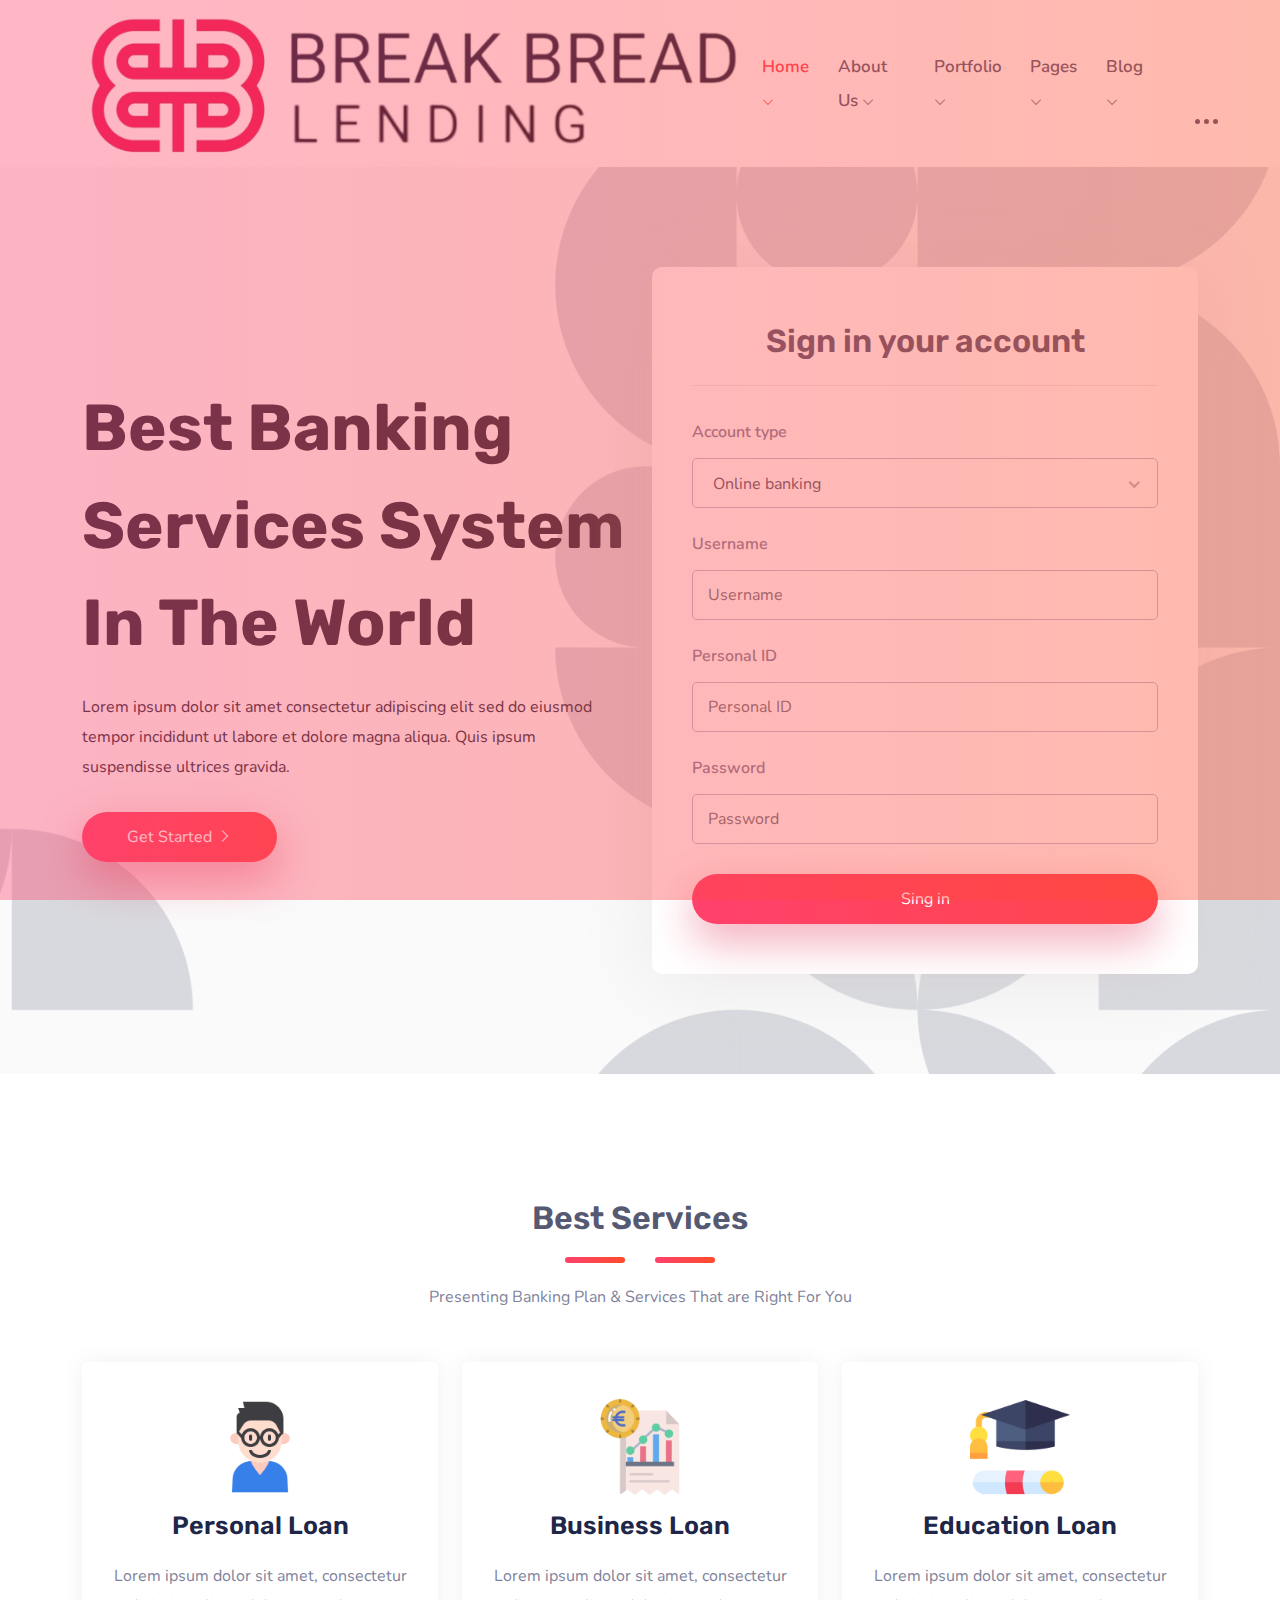
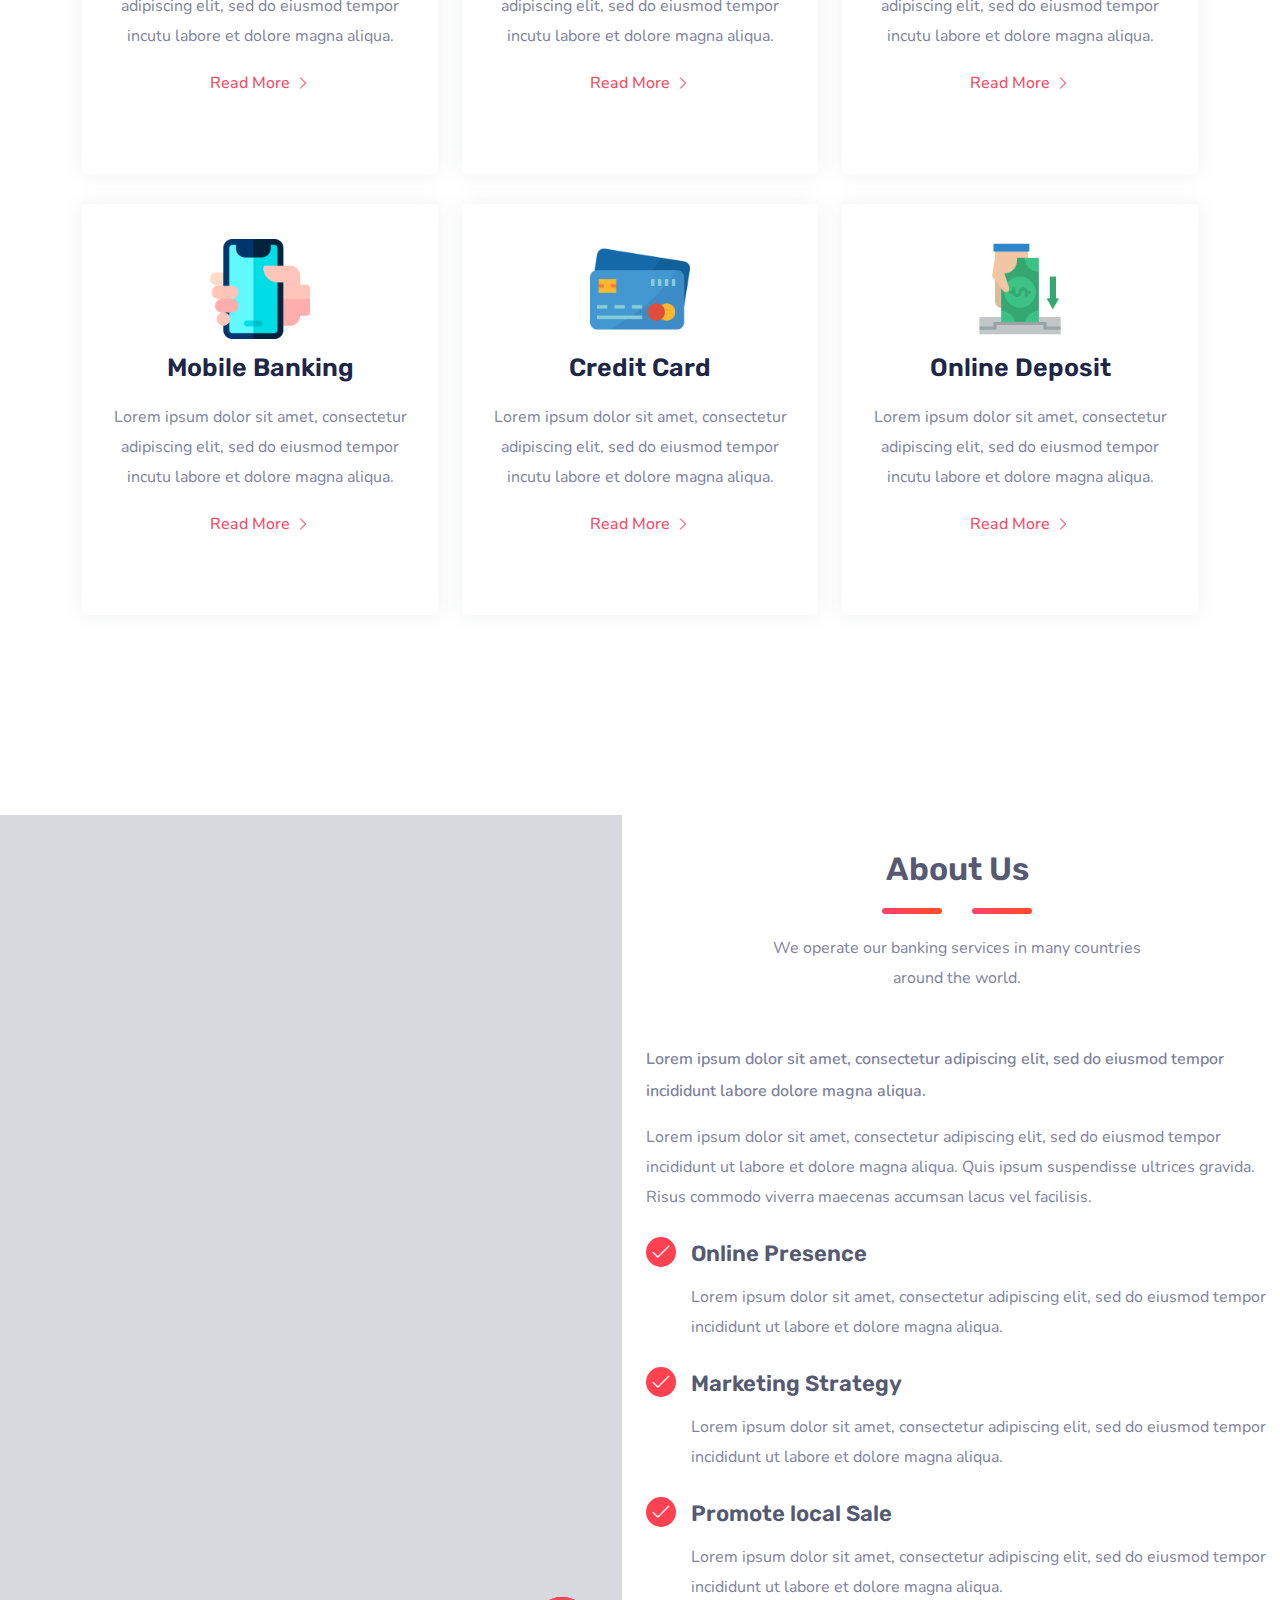
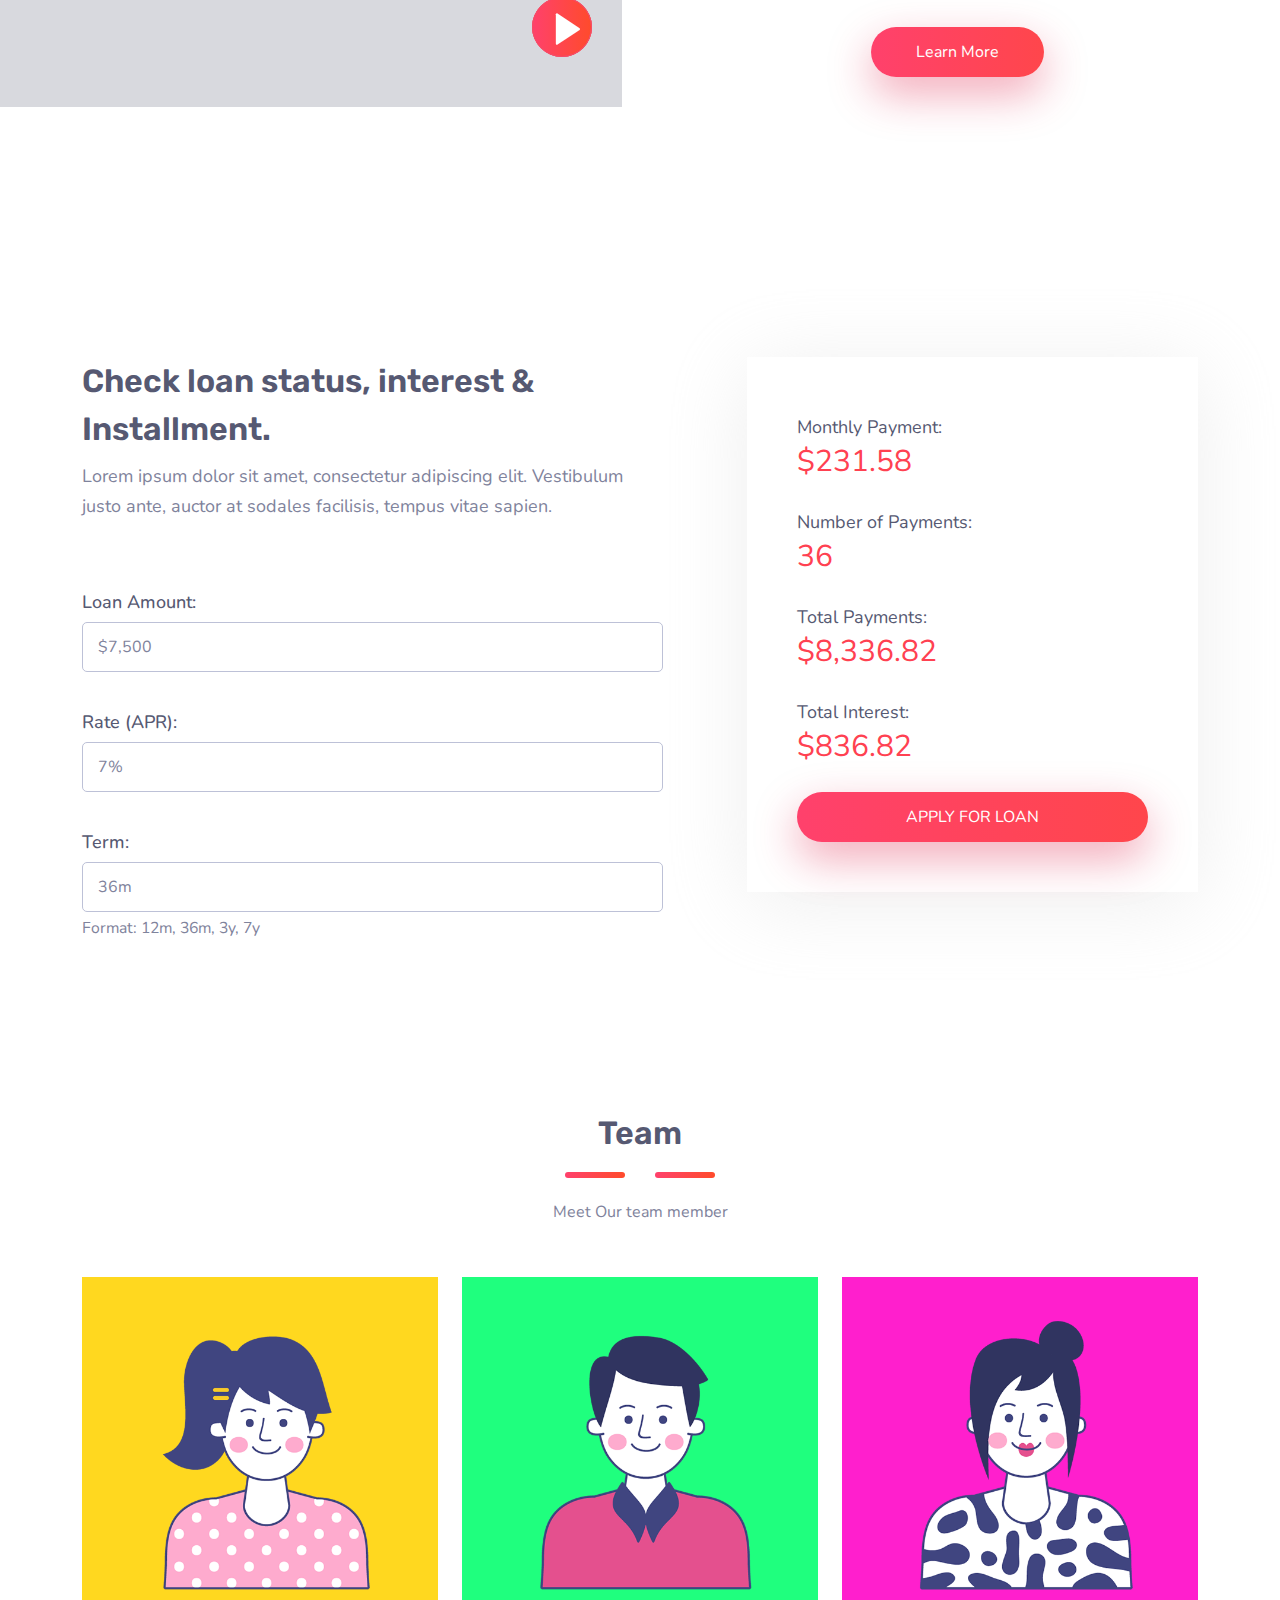
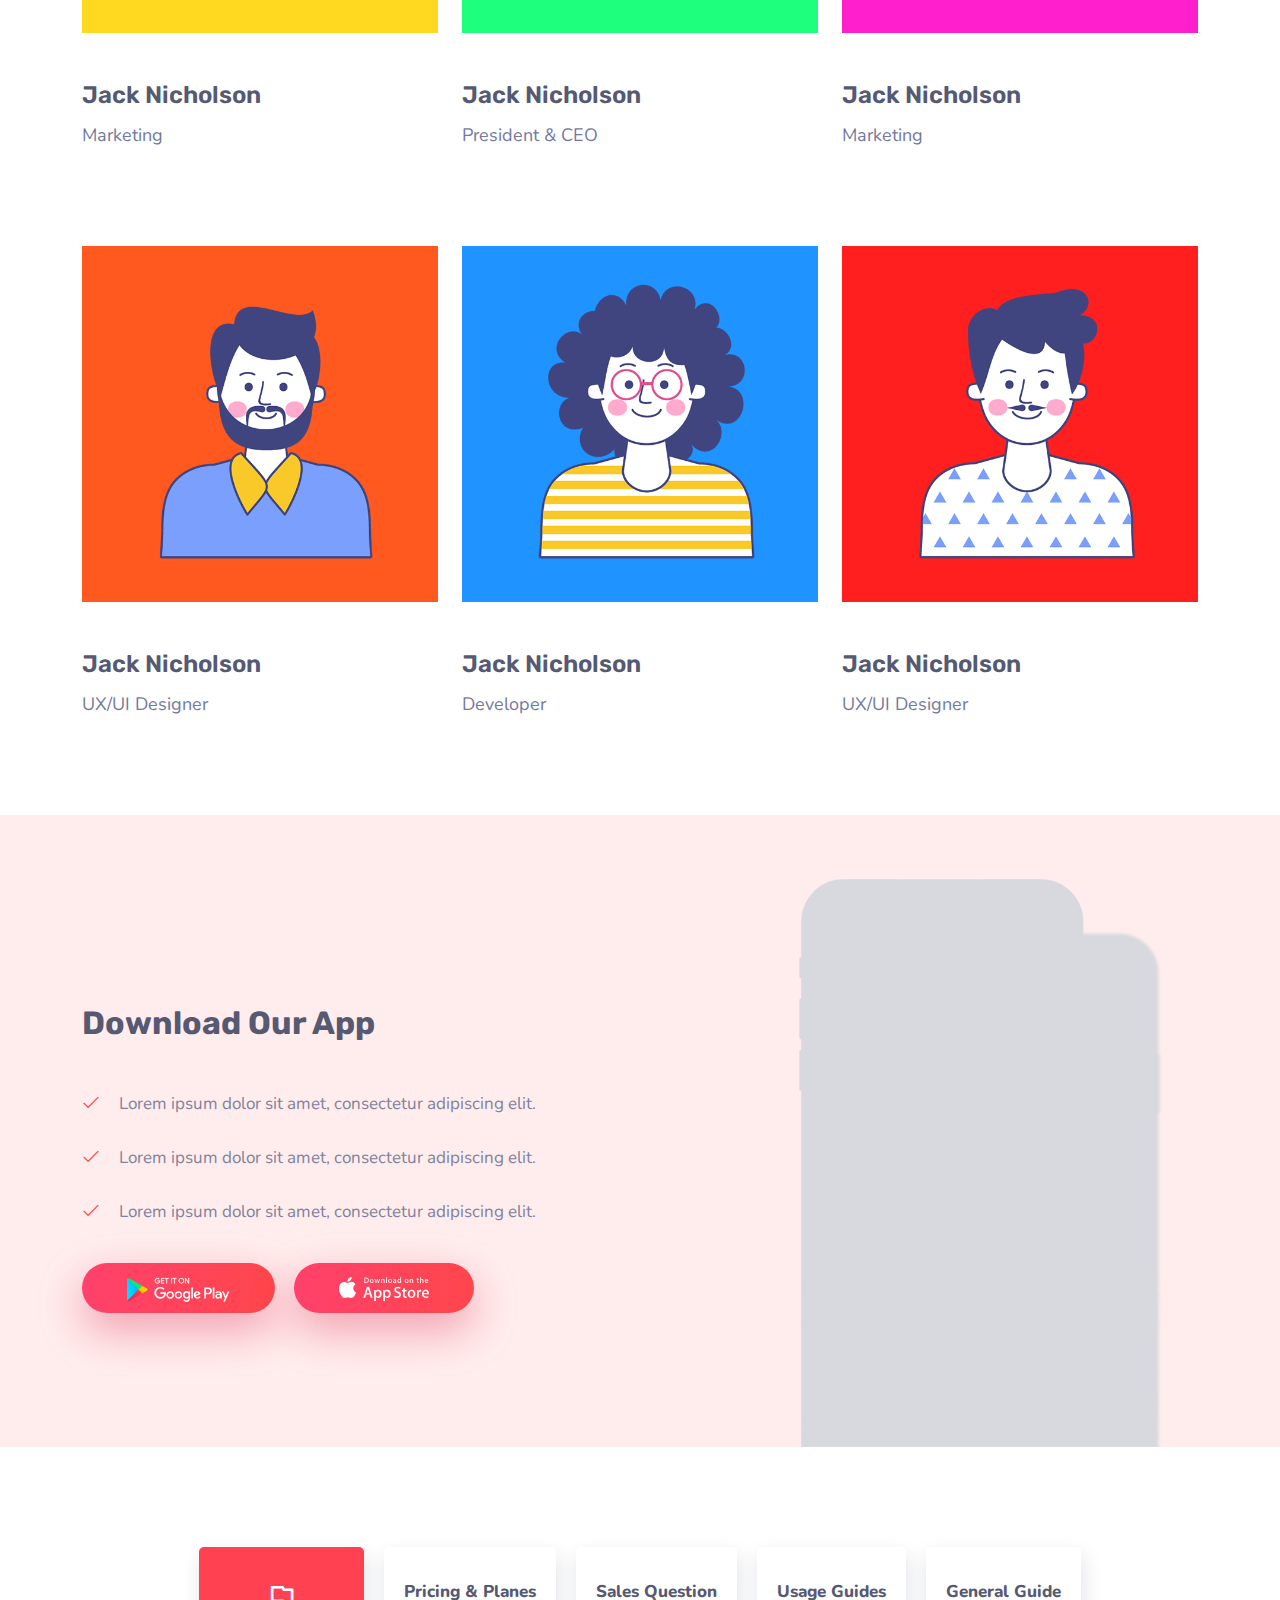
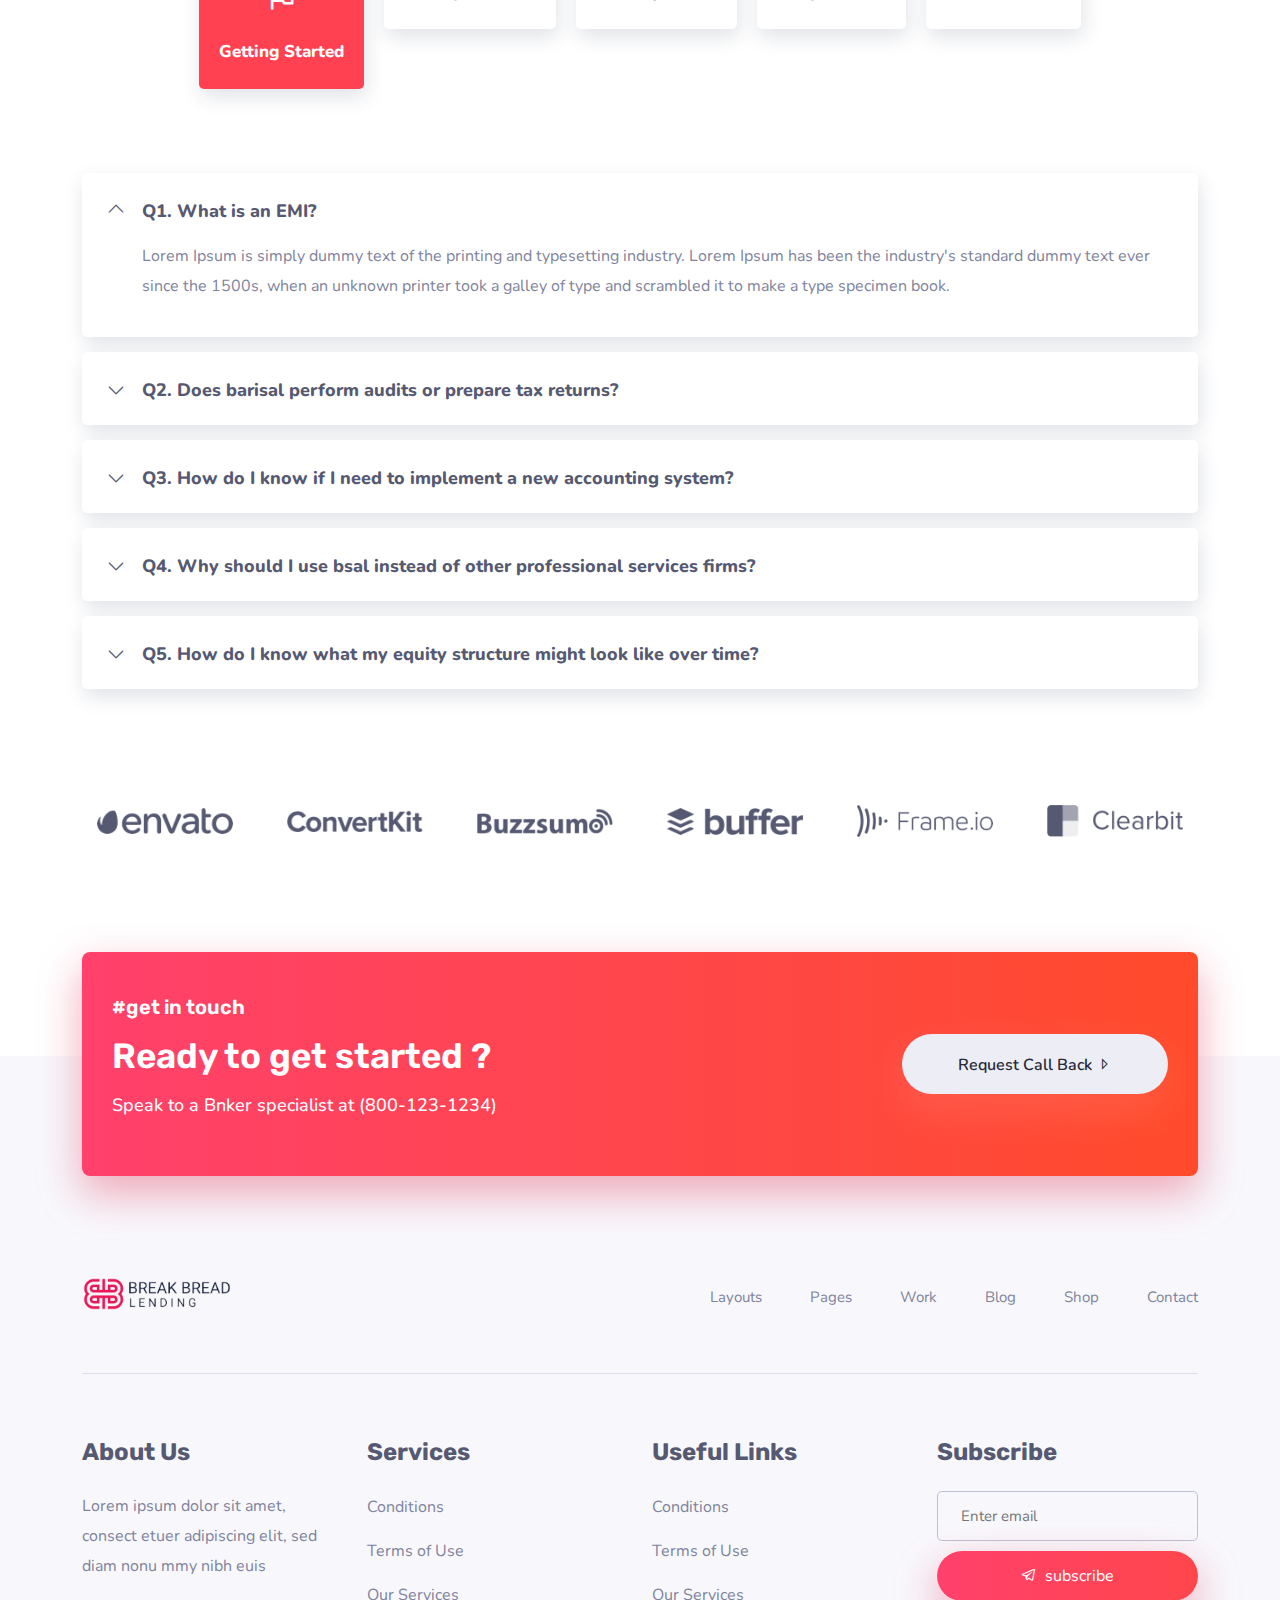
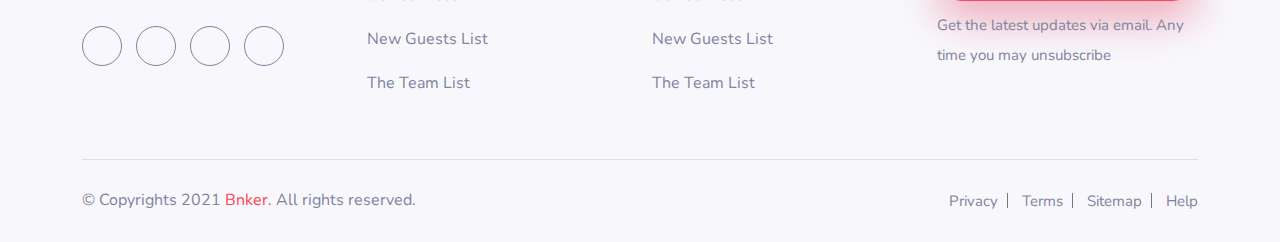
<file: index-2.html>
<!doctype html>
<html lang="zxx">

<head>
    <!-- Required meta tags -->
    <meta charset="utf-8">
    <meta name="viewport" content="width=device-width, initial-scale=1, shrink-to-fit=no">
    <title> Bnker. - Banking and Loan HTML Templates </title>
    <!-- /Required meta tags -->

    <!-- Favicon -->
    <link rel="shortcut icon" href="images/favicon.png" type="image/x-icon">
    <!-- /Favicon -->

    <!-- All CSS -->

    <!-- Vendor Css -->
    <link rel="stylesheet" href="css/vendors.css">
    <!-- /Vendor Css -->

    <!-- Plugin Css -->
    <link rel="stylesheet" href="css/plugins.css">
    <!-- Plugin Css -->

    <!-- Icons Css -->
    <link rel="stylesheet" href="css/icons.css">
    <!-- /Icons Css -->

    <!-- Style Css -->
    <link rel="stylesheet" href="css/style.css">
    <!-- /Style Css -->

    <!-- /All CSS -->

</head>

<body>

    <!-- PreLoader -->
    <div id="preloader">
        <div id="status">
            <div class="spinner"></div>
        </div>
    </div>
    <!--Preloader-->

    <!-- Start Navbar Area -->
    <div class="navbar-area navbar-style-two">
        <div class="acavo-responsive-nav">
            <div class="container">
                <div class="acavo-responsive-menu">
                    <div class="logo">
                        <a href="index.html">
                            <img src="images/logo.png" alt="logo">
                        </a>
                    </div>
                </div>
            </div>
        </div>

        <div class="acavo-nav">
            <div class="container">
                <nav class="navbar navbar-expand-md navbar-light">
                    <a class="navbar-brand" href="index.html">
                        <img src="images/logo.png" alt="logo">
                    </a>

                    <div class="collapse navbar-collapse mean-menu ">
                        <ul class="navbar-nav ms-auto me-auto">
                            <li class="nav-item"><a href="#" class="nav-link active">Home <i class='las la-angle-down'></i></a>
                                <ul class="dropdown-menu">
                                    <li class="nav-item"><a href="index.html" class="nav-link">Home 1</a></li>
                                    <li class="nav-item"><a href="index-2.html" class="nav-link active">Home 2</a></li>
                                    <li class="nav-item"><a href="index-3.html" class="nav-link">Home 3</a></li>
                                </ul>
                            </li>

                            <li class="nav-item"><a href="#" class="nav-link">About Us <i
                                        class='las la-angle-down'></i></a>
                                <ul class="dropdown-menu">
                                    <li class="nav-item"><a href="about-us-1.html" class="nav-link">About Us 1</a></li>
                                    <li class="nav-item"><a href="about-us-2.html" class="nav-link">About Us 2</a></li>
                                </ul>
                            </li>

                            <li class="nav-item"><a href="#" class="nav-link">Portfolio <i class='las la-angle-down'></i></a>
                                <ul class="dropdown-menu">
                                    <li class="nav-item"><a href="portfolio.html" class="nav-link">Portfolio</a></li>
                                    <li class="nav-item"><a href="portfolio-detail.html" class="nav-link">Portfolio
                                            Details</a></li>
                                </ul>
                            </li>

                            <li class="nav-item"><a href="#" class="nav-link">Pages <i
                                        class='las la-angle-down'></i></a>
                                <ul class="dropdown-menu">
                                    <li class="nav-item"><a href="faq.html" class="nav-link">FAQ</a></li>
                                    <li class="nav-item"><a href="team.html" class="nav-link">Team</a></li>
                                    <li class="nav-item"><a href="contact.html" class="nav-link">Contact</a></li>
                                    <li class="nav-item"><a href="#" class="nav-link">Auth Page <i
                                                class='las la-angle-right'></i></a>
                                        <ul class="dropdown-menu">
                                            <li class="nav-item"><a href="login.html" class="nav-link">Login</a></li>
                                            <li class="nav-item"><a href="signup.html" class="nav-link">Sing Up</a></li>
                                            <li class="nav-item"><a href="recover.html"
                                                    class="nav-link">Recover</a>
                                            </li>
                                        </ul>
                                    </li>
                                                                            <li class="nav-item"><a href="pricing.html" class="nav-link">Pricing</a></li>
                                        <li class="nav-item"><a href="404.html" class="nav-link">404</a></li>
                                    <li class="nav-item"><a href="coming-soon.html" class="nav-link">Coming Soon</a>
                                    </li>
                                    <li class="nav-item"><a href="loan-calculation.html" class="nav-link">Loan
                                            Calculation</a></li>
                                    <li class="nav-item"><a href="loans.html" class="nav-link">Loan Form</a></li>
                                    <li class="nav-item"><a href="open-account.html" class="nav-link">Open Account</a>
                                    </li>
                                    <li class="nav-item"><a href="privacy-policy.html" class="nav-link">Privacy
                                            Policy</a></li>
                                    <li class="nav-item"><a href="testimonials.html" class="nav-link">Testimonials</a>
                                    </li>
                                </ul>
                            </li>

                            <li class="nav-item"><a href="#" class="nav-link">Blog <i class='las la-angle-down'></i></a>
                                <ul class="dropdown-menu">
                                    <li class="nav-item"><a href="blog.html" class="nav-link">Blog</a></li>
                                    <li class="nav-item"><a href="blog-grid.html" class="nav-link">Blog Grid</a></li>
                                    <li class="nav-item"><a href="blog-single-sidebar.html" class="nav-link">Blog Single
                                            Sidebar</a>
                                    </li>
                                    <li class="nav-item"><a href="blog-single.html" class="nav-link">Blog Single</a>
                                    </li>
                                </ul>
                            </li>
                        </ul>

                        <div class="others-option d-flex align-items-center">
                            <div class="option-item">
                                <a href="contact.html" class="btn theme-btn-1">Get
                                    Started <i class="las la-angle-right"></i></a>
                            </div>
                        </div>
                    </div>
                </nav>
            </div>
        </div>

        <div class="others-option-for-responsive">
            <div class="container">
                <div class="dot-menu">
                    <div class="inner">
                        <div class="circle circle-one"></div>
                        <div class="circle circle-two"></div>
                        <div class="circle circle-three"></div>
                    </div>
                </div>

                <div class="container">
                    <div class="option-inner">
                        <div class="option-item">
                            <a href="contact.html" class="btn theme-btn-1">Get
                                Started <i class="las la-angle-right"></i></a>
                        </div>
                    </div>
                </div>
            </div>
        </div>
    </div>
    <!-- End Navbar Area -->

    <!-- Hero -->
    <div class="hero-2">
        <div class="hero-2-item">
            <!-- Container -->
            <div class="container">
                <!-- row -->
                <div class="row align-items-center">
                    <!-- col -->
                    <div class="col-lg-6">
                        <div class="hero-2-content">
                            <h1>Best Banking Services System In The World</h1>
                            <p>Lorem ipsum dolor sit amet consectetur adipiscing elit sed do eiusmod tempor incididunt
                                ut labore et dolore magna aliqua. Quis ipsum suspendisse ultrices gravida.</p>
                            <div class="hero-btn">
                                <a href="contact.html" class="btn theme-btn-1">Get
                                    Started <i class="las la-angle-right"></i></a>
                            </div>
                        </div>
                    </div>
                    <!-- /col -->
                    <!-- col -->
                    <div class="col-lg-6">
                        <div class="hero-2-form">
                            <div class="content">
                                <h3>Sign in your account</h3>
                            </div>

                            <form>
                                <!-- row -->
                                <div class="row">
                                    <!-- col -->
                                    <div class="col-lg-12 col-sm-12">
                                        <div class="form-group">
                                            <label>Account type</label>
                                            <select>
                                                <option value="">Online banking</option>
                                                <option value="">Online investing</option>
                                                <option value="">Business banking</option>
                                                <option value="">Mobile banking</option>
                                                <option value="">Corporate & commercial</option>
                                                <option value="">Institutional</option>
                                            </select>
                                        </div>
                                    </div>
                                    <!-- /col -->
                                    <!-- col -->
                                    <div class="col-lg-12 col-sm-12">
                                        <div class="form-group">
                                            <label>Username</label>
                                            <input type="text" class="form-control" placeholder="Username">
                                        </div>
                                    </div>
                                    <!-- /col -->
                                    <!-- col -->
                                    <div class="col-lg-12 col-sm-12">
                                        <div class="form-group">
                                            <label>Personal ID</label>
                                            <input type="text" class="form-control" placeholder="Personal ID">
                                        </div>
                                    </div>
                                    <!-- /col -->
                                    <!-- col -->
                                    <div class="col-lg-12 col-sm-12">
                                        <div class="form-group">
                                            <label>Password</label>
                                            <input type="text" class="form-control" placeholder="Password">
                                        </div>
                                    </div>
                                    <!-- /col -->
                                    <!-- col -->
                                    <div class="col-md-12">
                                        <div class="hero-form-btn">
                                            <button type="submit" class="btn theme-btn-1 width-100">
                                                Sing in
                                            </button>
                                        </div>
                                    </div>
                                    <!-- /col -->
                                </div>
                                <!-- /row -->
                            </form>
                        </div>
                    </div>
                    <!-- /col -->
                </div>
                <!-- /row -->
            </div>
            <!-- /Container -->
        </div>
    </div>
    <!-- /Hero -->

    <!-- Services -->
    <div class="services-area pt-120 pb-70">
        <!-- Container -->
        <div class="container">
            <!-- row -->
            <div class="row justify-content-center text-center">
                <!-- col -->
                <div class="col-lg-8 col-md-12 mb-50">
                    <div class="section-title">
                        <h2 class="title">Best Services</h2>
                        <div class="title-bdr">
                            <div class="left-bdr"></div>
                            <div class="right-bdr"></div>
                        </div>
                        <p>Presenting Banking Plan & Services That are Right For You</p>
                    </div>
                </div>
                <!-- /col -->
            </div>
            <!-- /row -->
            <!-- row -->
            <div class="row">
                <!-- col -->
                <div class="col-lg-4 col-md-6">
                    <div class="single-services">
                        <div class="image">
                            <a href="#">
                                <img src="images/services/01.png" alt="image">
                            </a>
                        </div>
                        <h3>
                            <a href="#">Personal Loan</a>
                        </h3>
                        <p>Lorem ipsum dolor sit amet, consectetur adipiscing elit, sed do eiusmod tempor incutu labore
                            et dolore magna aliqua.</p>
                        <a href="#" class="services-btn">Read More <i class="las la-angle-right"></i></a>
                    </div>
                </div>
                <!-- /col -->
                <!-- col -->
                <div class="col-lg-4 col-md-6">
                    <div class="single-services">
                        <div class="image">
                            <a href="#">
                                <img src="images/services/02.png" alt="image">
                            </a>
                        </div>
                        <h3>
                            <a href="#">Business Loan</a>
                        </h3>
                        <p>Lorem ipsum dolor sit amet, consectetur adipiscing elit, sed do eiusmod tempor incutu labore
                            et dolore magna aliqua.</p>
                        <a href="#" class="services-btn">Read More <i class="las la-angle-right"></i></a>
                    </div>
                </div>
                <!-- /col -->
                <!-- col -->
                <div class="col-lg-4 col-md-6">
                    <div class="single-services">
                        <div class="image">
                            <a href="#">
                                <img src="images/services/03.png" alt="image">
                            </a>
                        </div>
                        <h3>
                            <a href="#">Education Loan</a>
                        </h3>
                        <p>Lorem ipsum dolor sit amet, consectetur adipiscing elit, sed do eiusmod tempor incutu labore
                            et dolore magna aliqua.</p>
                        <a href="#" class="services-btn">Read More <i class="las la-angle-right"></i></a>
                    </div>
                </div>
                <!-- /col -->
                <!-- col -->
                <div class="col-lg-4 col-md-6">
                    <div class="single-services">
                        <div class="image">
                            <a href="#">
                                <img src="images/services/04.png" alt="image">
                            </a>
                        </div>
                        <h3>
                            <a href="#">Mobile Banking</a>
                        </h3>
                        <p>Lorem ipsum dolor sit amet, consectetur adipiscing elit, sed do eiusmod tempor incutu labore
                            et dolore magna aliqua.</p>
                        <a href="#" class="services-btn">Read More <i class="las la-angle-right"></i></a>
                    </div>
                </div>
                <!-- /col -->
                <!-- col -->
                <div class="col-lg-4 col-md-6">
                    <div class="single-services">
                        <div class="image">
                            <a href="#">
                                <img src="images/services/05.png" alt="image">
                            </a>
                        </div>
                        <h3>
                            <a href="#">Credit Card</a>
                        </h3>
                        <p>Lorem ipsum dolor sit amet, consectetur adipiscing elit, sed do eiusmod tempor incutu labore
                            et dolore magna aliqua.</p>
                        <a href="#" class="services-btn">Read More <i class="las la-angle-right"></i></a>
                    </div>
                </div>
                <!-- /col -->
                <!-- col -->
                <div class="col-lg-4 col-md-6">
                    <div class="single-services">
                        <div class="image">
                            <a href="#">
                                <img src="images/services/06.png" alt="image">
                            </a>
                        </div>
                        <h3>
                            <a href="#">Online Deposit</a>
                        </h3>
                        <p>Lorem ipsum dolor sit amet, consectetur adipiscing elit, sed do eiusmod tempor incutu labore
                            et dolore magna aliqua.</p>
                        <a href="#" class="services-btn">Read More <i class="las la-angle-right"></i></a>
                    </div>
                </div>
                <!-- /col -->
            </div>
            <!-- /row -->
        </div>
        <!-- /Container -->
    </div>
    <!-- /Services  -->

    <!-- About Us -->
    <div class="about-area pt-100 pb-100">
        <!-- Container -->
        <div class="container-fluid">
            <!-- row -->
            <div class="row">
                <!-- col -->
                <div class="col-lg-6">
                    <div class="about-image-warp">
                        <a href="https://www.youtube.com/watch?v=mHjdlO4JSsA" class="video-btn popup-youtube">
                            <i class="ri-play-fill"></i>
                        </a>
                    </div>
                </div>
                <!-- /col -->
                <!-- col -->
                <div class="col-lg-6">
                    <div class="about-content warp">
                        <!-- row -->
                        <div class="row justify-content-center text-center">
                            <!-- col -->
                            <div class="col-lg-8 col-md-12 mb-50">
                                <div class="section-title">
                                    <h2 class="title">About Us</h2>
                                    <div class="title-bdr">
                                        <div class="left-bdr"></div>
                                        <div class="right-bdr"></div>
                                    </div>
                                    <p>We operate our banking services in many countries around the world.</p>
                                </div>
                            </div>
                            <!-- /col -->
                        </div>
                        <!-- /row -->
                        <strong>Lorem ipsum dolor sit amet, consectetur adipiscing elit, sed do eiusmod tempor
                            incididunt labore dolore magna aliqua.</strong>
                        <p>Lorem ipsum dolor sit amet, consectetur adipiscing elit, sed do eiusmod tempor incididunt ut
                            labore et dolore magna aliqua. Quis ipsum suspendisse ultrices gravida. Risus commodo
                            viverra maecenas accumsan lacus vel facilisis.</p>
                        <div class="about-inner-content">
                            <div class="icon">
                                <i class="las la-check"></i>
                            </div>
                            <h4>Online Presence</h4>
                            <p>Lorem ipsum dolor sit amet, consectetur adipiscing elit, sed do eiusmod tempor incididunt
                                ut labore et dolore magna aliqua.</p>
                        </div>
                        <div class="about-inner-content">
                            <div class="icon">
                                <i class="las la-check"></i>
                            </div>
                            <h4>Marketing Strategy</h4>
                            <p>Lorem ipsum dolor sit amet, consectetur adipiscing elit, sed do eiusmod tempor incididunt
                                ut labore et dolore magna aliqua.</p>
                        </div>
                        <div class="about-inner-content">
                            <div class="icon">
                                <i class="las la-check"></i>
                            </div>
                            <h4>Promote local Sale</h4>
                            <p>Lorem ipsum dolor sit amet, consectetur adipiscing elit, sed do eiusmod tempor incididunt
                                ut labore et dolore magna aliqua.</p>
                        </div>
                        <div class="about-btn justify-content-center text-center">
                            <a href="#" class="btn theme-btn-1">
                                Learn More
                            </a>
                        </div>
                    </div>
                </div>
                <!-- /col -->
            </div>
            <!-- /row -->
        </div>
        <!-- /Container -->
    </div>
    <!-- /About Us -->

    <!-- Loan Calculation -->
    <div class="loan-section">
        <!-- Container -->
        <div class="container">
            <form action="#">
                <!-- row -->
                <div class="row calculator-loan">
                    <!-- col -->
                    <div class="col-lg-7 col-12 wow fadeInLeft">
                        <div class="loan-calculation-wrapper">
                            <div class="theme-title">
                                <h2>Check loan status, interest &amp; Installment.</h2>
                                <p>Lorem ipsum dolor sit amet, consectetur adipiscing elit. Vestibulum justo ante, auctor at sodales facilisis, tempus vitae sapien. </p>
                                <div class="loan-filter-form">
                                    <div class="thirty form">
                                    </div>
                                </div>
                            </div>
                        </div>
                    </div>
                    <!-- /col -->
                    <!-- Col -->
                    <div class="col-lg-5 col-12 wow fadeInRight">
                        <div class="loan-confirm-form">
                            <div class="thirty">
                                <div class="results clearfix"></div>
                            </div>
                            <button class="tran3s apply-button">APPLY FOR LOAN</button>
                        </div>
                    </div>
                    <!-- /col -->
                </div>
                <!-- /row -->
            </form>
        </div>
        <!-- /Container -->
    </div>
    <!-- /Loan Calculation -->

    <!-- Team -->
    <div class="team-style">
        <!-- Container -->
        <div class="container">
            <!-- row -->
            <div class="row justify-content-center text-center">
                <!-- col -->
                <div class="col-lg-8 col-md-12 mb-50">
                    <div class="section-title">
                        <h2 class="title">Team</h2>
                        <div class="title-bdr">
                            <div class="left-bdr"></div>
                            <div class="right-bdr"></div>
                        </div>
                        <p>Meet Our team member</p>
                    </div>
                </div>
                <!-- /col -->
            </div>
            <!-- /row -->
            <!-- row -->
            <div class="row">
                <!-- col -->
                <div class="col-lg-4 col-md-6 col-sm-12 team-block">
                    <div class="team-block-3">
                        <div class="image-holder">
                            <figure class="image-box"><img src="images/team/team-1.png" alt=""></figure>
                            <ul class="social-list">
                                <li><a href="#"><i class="ri-facebook-fill"></i></a></li>
                                <li><a href="#"><i class="ri-twitter-line"></i></a></li>
                                <li><a href="#"><i class="ri-instagram-line"></i></a></li>
                                <li><a href="#"><i class="ri-dribbble-fill"></i></a></li>
                            </ul>
                        </div>
                        <div class="lower-content">
                            <h3><a href="#">Jack Nicholson</a></h3>
                            <span class="designation">Marketing</span>
                        </div>
                    </div>
                </div>
                <!-- /col -->
                <!-- col -->
                <div class="col-lg-4 col-md-6 col-sm-12 team-block">
                    <div class="team-block-3">
                        <div class="image-holder">
                            <figure class="image-box"><img src="images/team/team-2.png" alt=""></figure>
                            <ul class="social-list">
                                <li><a href="#"><i class="ri-facebook-fill"></i></a></li>
                                <li><a href="#"><i class="ri-twitter-line"></i></a></li>
                                <li><a href="#"><i class="ri-instagram-line"></i></a></li>
                                <li><a href="#"><i class="ri-dribbble-fill"></i></a></li>
                            </ul>
                        </div>
                        <div class="lower-content">
                            <h3><a href="#">Jack Nicholson</a></h3>
                            <span class="designation">President & CEO</span>
                        </div>
                    </div>
                </div>
                <!-- /col -->
                <!-- col -->
                <div class="col-lg-4 col-md-6 col-sm-12 team-block">
                    <div class="team-block-3">
                        <div class="image-holder">
                            <figure class="image-box"><img src="images/team/team-3.png" alt=""></figure>
                            <ul class="social-list">
                                <li><a href="#"><i class="ri-facebook-fill"></i></a></li>
                                <li><a href="#"><i class="ri-twitter-line"></i></a></li>
                                <li><a href="#"><i class="ri-instagram-line"></i></a></li>
                                <li><a href="#"><i class="ri-dribbble-fill"></i></a></li>
                            </ul>
                        </div>
                        <div class="lower-content">
                            <h3><a href="#">Jack Nicholson</a></h3>
                            <span class="designation">Marketing</span>
                        </div>
                    </div>
                </div>
                <!-- /col -->
                <!-- col -->
                <div class="col-lg-4 col-md-6 col-sm-12 team-block">
                    <div class="team-block-3">
                        <div class="image-holder">
                            <figure class="image-box"><img src="images/team/team-4.png" alt=""></figure>
                            <ul class="social-list">
                                <li><a href="#"><i class="ri-facebook-fill"></i></a></li>
                                <li><a href="#"><i class="ri-twitter-line"></i></a></li>
                                <li><a href="#"><i class="ri-instagram-line"></i></a></li>
                                <li><a href="#"><i class="ri-dribbble-fill"></i></a></li>
                            </ul>
                        </div>
                        <div class="lower-content">
                            <h3><a href="#">Jack Nicholson</a></h3>
                            <span class="designation">UX/UI Designer</span>
                        </div>
                    </div>
                </div>
                <!-- /col -->
                <!-- col -->
                <div class="col-lg-4 col-md-6 col-sm-12 team-block">
                    <div class="team-block-3">
                        <div class="image-holder">
                            <figure class="image-box"><img src="images/team/team-5.png" alt=""></figure>
                            <ul class="social-list">
                                <li><a href="#"><i class="ri-facebook-fill"></i></a></li>
                                <li><a href="#"><i class="ri-twitter-line"></i></a></li>
                                <li><a href="#"><i class="ri-instagram-line"></i></a></li>
                                <li><a href="#"><i class="ri-dribbble-fill"></i></a></li>
                            </ul>
                        </div>
                        <div class="lower-content">
                            <h3><a href="#">Jack Nicholson</a></h3>
                            <span class="designation">Developer</span>
                        </div>
                    </div>
                </div>
                <!-- /col -->
                <!-- col -->
                <div class="col-lg-4 col-md-6 col-sm-12 team-block">
                    <div class="team-block-3">
                        <div class="image-holder">
                            <figure class="image-box"><img src="images/team/team-6.png" alt=""></figure>
                            <ul class="social-list">
                                <li><a href="#"><i class="ri-facebook-fill"></i></a></li>
                                <li><a href="#"><i class="ri-twitter-line"></i></a></li>
                                <li><a href="#"><i class="ri-instagram-line"></i></a></li>
                                <li><a href="#"><i class="ri-dribbble-fill"></i></a></li>
                            </ul>
                        </div>
                        <div class="lower-content">
                            <h3><a href="#">Jack Nicholson</a></h3>
                            <span class="designation">UX/UI Designer</span>
                        </div>
                    </div>
                </div>
                <!-- /col -->
            </div>
            <!-- /row -->
        </div>
        <!-- /Container -->
    </div>
    <!-- /Team -->

    <!-- Download -->
    <div class="download-area">
        <!-- Container -->
        <div class="container">
            <!-- row -->
            <div class="row align-items-center justify-content-between">
                <!-- col -->
                <div class="col-xl-7 col-lg-6 col-md-6">
                    <div class="download-1-content mt-50">
                        <h2 class=" wow fadeInUp animated">Download Our App</h2>
                        <ul>
                            <li class="wow fadeInUp animated" data-wow-delay="0.2s"><i class="la la-check"></i>
                                Lorem ipsum dolor sit amet, consectetur adipiscing elit. </li>
                            <li class="wow fadeInUp animated" data-wow-delay="0.4s"><i class="la la-check"></i>
                                Lorem ipsum dolor sit amet, consectetur adipiscing elit. </li>
                            <li class="wow fadeInUp animated" data-wow-delay="0.6s"><i class="la la-check"></i>
                                Lorem ipsum dolor sit amet, consectetur adipiscing elit. </li>
                        </ul>
                        <div class="mt-4 wow fadeInUp animated" data-wow-delay="0.6s">
                            <a href="#" class="btn theme-btn-1">
                                <img src="images/svg/android.svg" alt="">
                            </a>
                            <a href="#" class="btn theme-btn-1">
                                <img src="images/svg/apple.svg" alt="">
                            </a>
                        </div>
                    </div>
                </div>
                <!-- /col -->
                <!-- col -->
                <div class="col-xl-5 col-lg-6 col-md-6">
                    <div class="download-1-img">
                        <img class=" img-fluid" src="images/bg/download.png" alt="">
                    </div>
                </div>
                <!-- /col -->
            </div>
            <!-- /row -->
        </div>
        <!-- /Container -->
    </div>
    <!-- /Download -->

    <!-- FAQ -->
    <div class="faq-area pt-100 pb-100">
        <!-- Container -->
        <div class="container">
            <div class="tab faq-accordion-tab">
                <ul class="tabs d-flex flex-wrap justify-content-center">
                    <li class="mb-4"><a href="#"><i class="ri-flag-line"></i> <span>Getting Started</span></a></li>

                    <li class="mb-4"><a href="#"><i class="uil uil-money-bill"></i> <span>Pricing & Planes</span></a>
                    </li>

                    <li class="mb-4"><a href="#"><i class="uil uil-shopping-bag"></i> <span>Sales Question</span></a>
                    </li>

                    <li class="mb-4"><a href="#"><i class="uil uil-book-open"></i> <span>Usage Guides</span></a></li>

                    <li class="mb-4"><a href="#"><i class="uil uil-info-circle"></i> <span>General Guide</span></a></li>
                </ul>

                <div class="tab-content">
                    <div class="tabs-item">
                        <div class="faq-accordion">
                            <ul class="accordion">
                                <li class="accordion-item">
                                    <a class="accordion-title active" href="javascript:void(0)">
                                        <i class='las la-angle-down'></i>
                                        Q1. What is an EMI?
                                    </a>

                                    <div class="accordion-content show">
                                        <p>Lorem Ipsum is simply dummy text of the printing and typesetting industry.
                                            Lorem Ipsum has been the industry's standard dummy text ever since the
                                            1500s, when an unknown printer took a galley of type and scrambled it to
                                            make a type specimen book.</p>
                                    </div>
                                </li>

                                <li class="accordion-item">
                                    <a class="accordion-title" href="javascript:void(0)">
                                        <i class='las la-angle-down'></i>
                                        Q2. Does barisal perform audits or prepare tax returns?
                                    </a>

                                    <div class="accordion-content">
                                        <p>Lorem Ipsum is simply dummy text of the printing and typesetting industry.
                                            Lorem Ipsum has been the industry's standard dummy text ever since the
                                            1500s, when an unknown printer took a galley of type and scrambled it to
                                            make a type specimen book.</p>
                                    </div>
                                </li>

                                <li class="accordion-item">
                                    <a class="accordion-title" href="javascript:void(0)">
                                        <i class='las la-angle-down'></i>
                                        Q3. How do I know if I need to implement a new accounting system?
                                    </a>

                                    <div class="accordion-content">
                                        <p>Lorem Ipsum is simply dummy text of the printing and typesetting industry.
                                            Lorem Ipsum has been the industry's standard dummy text ever since the
                                            1500s, when an unknown printer took a galley of type and scrambled it to
                                            make a type specimen book.</p>
                                    </div>
                                </li>

                                <li class="accordion-item">
                                    <a class="accordion-title" href="javascript:void(0)">
                                        <i class='las la-angle-down'></i>
                                        Q4. Why should I use bsal instead of other professional services firms?
                                    </a>

                                    <div class="accordion-content">
                                        <p>Lorem Ipsum is simply dummy text of the printing and typesetting industry.
                                            Lorem Ipsum has been the industry's standard dummy text ever since the
                                            1500s, when an unknown printer took a galley of type and scrambled it to
                                            make a type specimen book.</p>
                                    </div>
                                </li>

                                <li class="accordion-item">
                                    <a class="accordion-title" href="javascript:void(0)">
                                        <i class='las la-angle-down'></i>
                                        Q5. How do I know what my equity structure might look like over time?
                                    </a>

                                    <div class="accordion-content">
                                        <p>Lorem Ipsum is simply dummy text of the printing and typesetting industry.
                                            Lorem Ipsum has been the industry's standard dummy text ever since the
                                            1500s, when an unknown printer took a galley of type and scrambled it to
                                            make a type specimen book.</p>
                                    </div>
                                </li>
                            </ul>
                        </div>
                    </div>

                    <div class="tabs-item">
                        <div class="faq-accordion">
                            <ul class="accordion">
                                <li class="accordion-item">
                                    <a class="accordion-title active" href="javascript:void(0)">
                                        <i class='las la-angle-down'></i>
                                        Q1. What is an EMI?
                                    </a>

                                    <div class="accordion-content show">
                                        <p>Lorem Ipsum is simply dummy text of the printing and typesetting industry.
                                            Lorem Ipsum has been the industry's standard dummy text ever since the
                                            1500s, when an unknown printer took a galley of type and scrambled it to
                                            make a type specimen book.</p>
                                    </div>
                                </li>

                                <li class="accordion-item">
                                    <a class="accordion-title" href="javascript:void(0)">
                                        <i class='las la-angle-down'></i>
                                        Q2. Does barisal perform audits or prepare tax returns?
                                    </a>

                                    <div class="accordion-content">
                                        <p>Lorem Ipsum is simply dummy text of the printing and typesetting industry.
                                            Lorem Ipsum has been the industry's standard dummy text ever since the
                                            1500s, when an unknown printer took a galley of type and scrambled it to
                                            make a type specimen book.</p>
                                    </div>
                                </li>

                                <li class="accordion-item">
                                    <a class="accordion-title" href="javascript:void(0)">
                                        <i class='las la-angle-down'></i>
                                        Q3. How do I know if I need to implement a new accounting system?
                                    </a>

                                    <div class="accordion-content">
                                        <p>Lorem Ipsum is simply dummy text of the printing and typesetting industry.
                                            Lorem Ipsum has been the industry's standard dummy text ever since the
                                            1500s, when an unknown printer took a galley of type and scrambled it to
                                            make a type specimen book.</p>
                                    </div>
                                </li>

                                <li class="accordion-item">
                                    <a class="accordion-title" href="javascript:void(0)">
                                        <i class='las la-angle-down'></i>
                                        Q4. Why should I use bsal instead of other professional services firms?
                                    </a>

                                    <div class="accordion-content">
                                        <p>Lorem Ipsum is simply dummy text of the printing and typesetting industry.
                                            Lorem Ipsum has been the industry's standard dummy text ever since the
                                            1500s, when an unknown printer took a galley of type and scrambled it to
                                            make a type specimen book.</p>
                                    </div>
                                </li>

                                <li class="accordion-item">
                                    <a class="accordion-title" href="javascript:void(0)">
                                        <i class='las la-angle-down'></i>
                                        Q5. How do I know what my equity structure might look like over time?
                                    </a>

                                    <div class="accordion-content">
                                        <p>Lorem Ipsum is simply dummy text of the printing and typesetting industry.
                                            Lorem Ipsum has been the industry's standard dummy text ever since the
                                            1500s, when an unknown printer took a galley of type and scrambled it to
                                            make a type specimen book.</p>
                                    </div>
                                </li>
                            </ul>
                        </div>
                    </div>
                    <div class="tabs-item">
                        <div class="faq-accordion">
                            <ul class="accordion">
                                <li class="accordion-item">
                                    <a class="accordion-title active" href="javascript:void(0)">
                                        <i class='las la-angle-down'></i>
                                        Q1. What is an EMI?
                                    </a>

                                    <div class="accordion-content show">
                                        <p>Lorem Ipsum is simply dummy text of the printing and typesetting industry.
                                            Lorem Ipsum has been the industry's standard dummy text ever since the
                                            1500s, when an unknown printer took a galley of type and scrambled it to
                                            make a type specimen book.</p>
                                    </div>
                                </li>

                                <li class="accordion-item">
                                    <a class="accordion-title" href="javascript:void(0)">
                                        <i class='las la-angle-down'></i>
                                        Q2. Does barisal perform audits or prepare tax returns?
                                    </a>

                                    <div class="accordion-content">
                                        <p>Lorem Ipsum is simply dummy text of the printing and typesetting industry.
                                            Lorem Ipsum has been the industry's standard dummy text ever since the
                                            1500s, when an unknown printer took a galley of type and scrambled it to
                                            make a type specimen book.</p>
                                    </div>
                                </li>

                                <li class="accordion-item">
                                    <a class="accordion-title" href="javascript:void(0)">
                                        <i class='las la-angle-down'></i>
                                        Q3. How do I know if I need to implement a new accounting system?
                                    </a>

                                    <div class="accordion-content">
                                        <p>Lorem Ipsum is simply dummy text of the printing and typesetting industry.
                                            Lorem Ipsum has been the industry's standard dummy text ever since the
                                            1500s, when an unknown printer took a galley of type and scrambled it to
                                            make a type specimen book.</p>
                                    </div>
                                </li>

                                <li class="accordion-item">
                                    <a class="accordion-title" href="javascript:void(0)">
                                        <i class='las la-angle-down'></i>
                                        Q4. Why should I use bsal instead of other professional services firms?
                                    </a>

                                    <div class="accordion-content">
                                        <p>Lorem Ipsum is simply dummy text of the printing and typesetting industry.
                                            Lorem Ipsum has been the industry's standard dummy text ever since the
                                            1500s, when an unknown printer took a galley of type and scrambled it to
                                            make a type specimen book.</p>
                                    </div>
                                </li>

                                <li class="accordion-item">
                                    <a class="accordion-title" href="javascript:void(0)">
                                        <i class='las la-angle-down'></i>
                                        Q5. How do I know what my equity structure might look like over time?
                                    </a>

                                    <div class="accordion-content">
                                        <p>Lorem Ipsum is simply dummy text of the printing and typesetting industry.
                                            Lorem Ipsum has been the industry's standard dummy text ever since the
                                            1500s, when an unknown printer took a galley of type and scrambled it to
                                            make a type specimen book.</p>
                                    </div>
                                </li>
                            </ul>
                        </div>
                    </div>
                    <div class="tabs-item">
                        <div class="faq-accordion">
                            <ul class="accordion">
                                <li class="accordion-item">
                                    <a class="accordion-title active" href="javascript:void(0)">
                                        <i class='las la-angle-down'></i>
                                        Q1. What is an EMI?
                                    </a>

                                    <div class="accordion-content show">
                                        <p>Lorem Ipsum is simply dummy text of the printing and typesetting industry.
                                            Lorem Ipsum has been the industry's standard dummy text ever since the
                                            1500s, when an unknown printer took a galley of type and scrambled it to
                                            make a type specimen book.</p>
                                    </div>
                                </li>

                                <li class="accordion-item">
                                    <a class="accordion-title" href="javascript:void(0)">
                                        <i class='las la-angle-down'></i>
                                        Q2. Does barisal perform audits or prepare tax returns?
                                    </a>

                                    <div class="accordion-content">
                                        <p>Lorem Ipsum is simply dummy text of the printing and typesetting industry.
                                            Lorem Ipsum has been the industry's standard dummy text ever since the
                                            1500s, when an unknown printer took a galley of type and scrambled it to
                                            make a type specimen book.</p>
                                    </div>
                                </li>

                                <li class="accordion-item">
                                    <a class="accordion-title" href="javascript:void(0)">
                                        <i class='las la-angle-down'></i>
                                        Q3. How do I know if I need to implement a new accounting system?
                                    </a>

                                    <div class="accordion-content">
                                        <p>Lorem Ipsum is simply dummy text of the printing and typesetting industry.
                                            Lorem Ipsum has been the industry's standard dummy text ever since the
                                            1500s, when an unknown printer took a galley of type and scrambled it to
                                            make a type specimen book.</p>
                                    </div>
                                </li>

                                <li class="accordion-item">
                                    <a class="accordion-title" href="javascript:void(0)">
                                        <i class='las la-angle-down'></i>
                                        Q4. Why should I use bsal instead of other professional services firms?
                                    </a>

                                    <div class="accordion-content">
                                        <p>Lorem Ipsum is simply dummy text of the printing and typesetting industry.
                                            Lorem Ipsum has been the industry's standard dummy text ever since the
                                            1500s, when an unknown printer took a galley of type and scrambled it to
                                            make a type specimen book.</p>
                                    </div>
                                </li>

                                <li class="accordion-item">
                                    <a class="accordion-title" href="javascript:void(0)">
                                        <i class='las la-angle-down'></i>
                                        Q5. How do I know what my equity structure might look like over time?
                                    </a>

                                    <div class="accordion-content">
                                        <p>Lorem Ipsum is simply dummy text of the printing and typesetting industry.
                                            Lorem Ipsum has been the industry's standard dummy text ever since the
                                            1500s, when an unknown printer took a galley of type and scrambled it to
                                            make a type specimen book.</p>
                                    </div>
                                </li>
                            </ul>
                        </div>
                    </div>
                    <div class="tabs-item">
                        <div class="faq-accordion">
                            <ul class="accordion">
                                <li class="accordion-item">
                                    <a class="accordion-title active" href="javascript:void(0)">
                                        <i class='las la-angle-down'></i>
                                        Q1. What is an EMI?
                                    </a>

                                    <div class="accordion-content show">
                                        <p>Lorem Ipsum is simply dummy text of the printing and typesetting industry.
                                            Lorem Ipsum has been the industry's standard dummy text ever since the
                                            1500s, when an unknown printer took a galley of type and scrambled it to
                                            make a type specimen book.</p>
                                    </div>
                                </li>

                                <li class="accordion-item">
                                    <a class="accordion-title" href="javascript:void(0)">
                                        <i class='las la-angle-down'></i>
                                        Q2. Does barisal perform audits or prepare tax returns?
                                    </a>

                                    <div class="accordion-content">
                                        <p>Lorem Ipsum is simply dummy text of the printing and typesetting industry.
                                            Lorem Ipsum has been the industry's standard dummy text ever since the
                                            1500s, when an unknown printer took a galley of type and scrambled it to
                                            make a type specimen book.</p>
                                    </div>
                                </li>

                                <li class="accordion-item">
                                    <a class="accordion-title" href="javascript:void(0)">
                                        <i class='las la-angle-down'></i>
                                        Q3. How do I know if I need to implement a new accounting system?
                                    </a>

                                    <div class="accordion-content">
                                        <p>Lorem Ipsum is simply dummy text of the printing and typesetting industry.
                                            Lorem Ipsum has been the industry's standard dummy text ever since the
                                            1500s, when an unknown printer took a galley of type and scrambled it to
                                            make a type specimen book.</p>
                                    </div>
                                </li>

                                <li class="accordion-item">
                                    <a class="accordion-title" href="javascript:void(0)">
                                        <i class='las la-angle-down'></i>
                                        Q4. Why should I use bsal instead of other professional services firms?
                                    </a>

                                    <div class="accordion-content">
                                        <p>Lorem Ipsum is simply dummy text of the printing and typesetting industry.
                                            Lorem Ipsum has been the industry's standard dummy text ever since the
                                            1500s, when an unknown printer took a galley of type and scrambled it to
                                            make a type specimen book.</p>
                                    </div>
                                </li>

                                <li class="accordion-item">
                                    <a class="accordion-title" href="javascript:void(0)">
                                        <i class='las la-angle-down'></i>
                                        Q5. How do I know what my equity structure might look like over time?
                                    </a>

                                    <div class="accordion-content">
                                        <p>Lorem Ipsum is simply dummy text of the printing and typesetting industry.
                                            Lorem Ipsum has been the industry's standard dummy text ever since the
                                            1500s, when an unknown printer took a galley of type and scrambled it to
                                            make a type specimen book.</p>
                                    </div>
                                </li>
                            </ul>
                        </div>
                    </div>
                </div>
            </div>
        </div>
        <!-- /Container -->
    </div>
    <!-- /FAQ -->

    <!-- Client Logo -->
    <div class="client-logo-area pb-100">
        <!-- Container -->
        <div class="container">
            <!-- row -->
            <div class="row">
                <!-- col -->
                <div class="col-xl-2 col-lg-3 col-md-3 col-sm-6 col-6 text-center">
                    <div class="client-logo">
                        <div class="client-logo-img"> <img src="images/client-logo/logo-envato.png" alt=""
                                class="img-fluid"></div>
                    </div>
                </div>
                <!-- /col -->
                <!-- col -->
                <div class="col-xl-2 col-lg-3 col-md-3 col-sm-6 col-6 text-center">
                    <div class="client-logo">
                        <div class="client-logo-img"> <img src="images/client-logo/logo-converkit.png" alt=""
                                class="img-fluid"></div>
                    </div>
                </div>
                <!-- /col -->
                <!-- col -->
                <div class="col-xl-2 col-lg-3 col-md-3 col-sm-6 col-6 text-center">
                    <div class="client-logo">
                        <div class="client-logo-img"> <img src="images/client-logo/logo-buzzumo.png" alt=""
                                class="img-fluid"></div>
                    </div>
                </div>
                <!-- /col -->
                <!-- col -->
                <div class="col-xl-2 col-lg-3 col-md-3 col-sm-6 col-6 text-center">
                    <div class="client-logo">
                        <div class="client-logo-img"> <img src="images/client-logo/logo-buffer.png" alt=""
                                class="img-fluid">
                        </div>
                    </div>
                </div>
                <!-- /col -->
                <!-- col -->
                <div class="col-xl-2 col-lg-3 col-md-3 col-sm-6 col-6 text-center">
                    <div class="client-logo">
                        <div class="client-logo-img"> <img src="images/client-logo/logo-frame.png" alt=""
                                class="img-fluid"></div>
                    </div>
                </div>
                <!-- /col -->
                <!-- col -->
                <div class="col-xl-2 col-lg-3 col-md-3 col-sm-6 col-6 text-center">
                    <div class="client-logo">
                        <div class="client-logo-img"> <img src="images/client-logo/logo-clearbit.png" alt=""
                                class="img-fluid">
                        </div>
                    </div>
                </div>
                <!-- /col -->
            </div>
            <!-- row -->
        </div>
        <!-- /Container -->
    </div>
    <!-- /Client Logo -->

    <!-- Cta -->
    <div class="cta-area">
        <!-- Container -->
        <div class="container">
            <!-- row -->
            <div class="row align-items-center">
                <!-- col -->
                <div class="col-lg-12">
                    <div class="get-start-box">
                        <!-- col -->
                        <div class="col-lg-8">
                            <div class="section-heading">
                                <h5 class="section__meta text-white">#get in touch</h5>
                                <h2 class="section__title">Ready to get started ?</h2>
                                <p class="section__sub">Speak to a Bnker specialist at (800-123-1234)</p>
                            </div>
                        </div>
                        <!-- /col -->
                        <!-- col -->
                        <div class="col-lg-4">
                            <div class="button-shared text-end">
                                <a href="contact.html" class="btn cta-btn">
                                    Request Call Back <span class="la la-caret-right"></span>
                                </a>
                            </div>
                        </div>
                        <!-- /col -->
                    </div>
                </div>
                <!-- /col -->
            </div>
            <!-- /row -->
        </div>
        <!-- /Container -->
    </div>
    <!-- /Cta -->

    <!-- Footer -->
    <footer class="footer-style bg-gray-100 pt-200">
        <!-- Container -->
        <div class="container">
            <!-- row -->
            <div class="row">
                <!-- col -->
                <div class="col-xl-3 col-lg-3 col-md-4">
                    <div class="footer-logo">
                        <a href="index.html"><img src="images/logo.png" alt=""></a>
                    </div>
                </div>
                <!-- /col -->
                <!-- col -->
                <div class="col-xl-9 col-lg-9  col-md-8 mb-30">
                    <div class="footer-top-wrapper">
                        <ul class="footer-top-link text-end">
                            <li><a href="#">Layouts </a></li>
                            <li><a href="#"> Pages</a></li>
                            <li><a href="#">Work</a></li>
                            <li><a href="#">Blog </a></li>
                            <li><a href="#">Shop</a></li>
                            <li><a href="#">Contact</a></li>
                        </ul>
                    </div>
                </div>
                <!-- /col -->
                <!-- col -->
            </div>
            <!-- /row -->
            <div class="footer-middle-area mt-30 pb-30 pt-60">
                <!-- row -->
                <div class="row">
                    <!-- col -->
                    <div class="col-xl-3 col-lg-3 col-md-6">
                        <div class="footer-wrapper mb-30">
                            <h3 class="footer-title">About Us</h3>
                            <div class="footer-text">
                                <p>Lorem ipsum dolor sit amet, consect etuer adipiscing elit, sed diam nonu mmy nibh
                                    euis </p>
                            </div>
                            <div class="footer-icon">
                                <a href="#"><i class="uil uil-facebook-f"></i></a>
                                <a href="#"><i class="uil uil-twitter"></i></a>
                                <a href="#"><i class="uil uil-instagram-alt"></i></a>
                                <a href="#"><i class="uil uil-youtube"></i></a>
                            </div>
                        </div>
                    </div>
                    <!-- /col -->
                    <!-- col -->
                    <div class="col-xl-3 col-lg-3 col-md-6">
                        <div class="footer-wrapper mb-30">
                            <h3 class="footer-title">Services</h3>
                            <div class="footer-link">
                                <ul>
                                    <li><a href="about.html">Conditions</a></li>
                                    <li><a href="our-history.html">Terms of Use</a></li>
                                    <li><a href="about.html">Our Services</a></li>
                                    <li><a href="team.html">New Guests List</a></li>
                                    <li><a href="about.html">The Team List</a></li>
                                </ul>
                            </div>
                            <div></div>
                        </div>
                    </div>
                    <!-- /col -->
                    <!-- col -->
                    <div class="col-xl-3 col-lg-3 col-md-6">
                        <div class="footer-wrapper mb-30">
                            <h3 class="footer-title">Useful Links</h3>
                            <div class="footer-link">
                                <ul>
                                    <li><a href="services-01.html">Conditions</a></li>
                                    <li><a href="contact.html">Terms of Use</a></li>
                                    <li><a href="contact.html">Our Services</a></li>
                                    <li><a href="blog.html">New Guests List</a></li>
                                    <li><a href="about.html">The Team List</a></li>
                                </ul>
                            </div>
                        </div>
                    </div>
                    <!-- /col -->
                    <!-- col -->
                    <div class="col-xl-3 col-lg-3 col-md-6">
                        <div class="footer-wrapper mb-30">
                            <h3 class="footer-title">Subscribe</h3>
                            <div class="subscribes-form">
                                <form action="#">
                                    <input placeholder="Enter email " type="email">
                                    <button class="btn theme-btn-1 width-100 mt-10"><i
                                            class="lab la-telegram-plane me-2"></i>subscribe</button>
                                </form>
                            </div>
                            <div class="footer-info">
                                <p>Get the latest updates via email. Any time you may unsubscribe</p>
                            </div>
                        </div>
                    </div>
                    <!-- /col -->
                </div>
                <!-- /row -->
            </div>
            <div class="footer-bottom-area pt-25 pb-25">
                <!-- row -->
                <div class="row">
                    <!-- col -->
                    <div class="col-xl-6 col-lg-6 col-md-6">
                        <div class="copyright">
                            <p>© Copyrights 2021 <a href="index.html">Bnker.</a> All rights reserved.</p>
                        </div>
                    </div>
                    <!-- col -->
                    <!-- /col -->
                    <div class="col-xl-6 col-lg-6 col-md-6">
                        <div class="footer-bottom-link text-end">
                            <ul>
                                <li><a href="#">Privacy </a></li>
                                <li><a href="#"> Terms</a></li>
                                <li><a href="#">Sitemap</a></li>
                                <li><a href="#">Help </a></li>
                            </ul>
                        </div>
                    </div>
                    <!-- /col -->
                </div>
                <!-- /row -->
            </div>
        </div>
        <!-- /Container -->
    </footer>
    <!-- /Footer -->

    <!-- Go top -->
    <div class="go-top-area">
        <div class="go-top-wrap">
            <div class="go-top-btn-wrap">
                <div class="go-top go-top-btn">
                    <i class="las la-angle-double-up"></i>
                    <i class="las la-angle-double-up"></i>
                </div>
            </div>
        </div>
    </div>
    <!-- /Go top -->

    <!-- JS -->

    <!-- Vendor Js -->
    <script src="js/vendors.js"></script>
    <!-- /Vendor js -->

    <!-- Plugins Js -->
    <script src="js/plugins.js"></script>
    <!-- /Plugins Js -->

    <!-- Main JS -->
    <script src="js/main.js"></script>
    <!-- /Main JS -->

    <!-- /JS -->

</body>

</html>
</file>
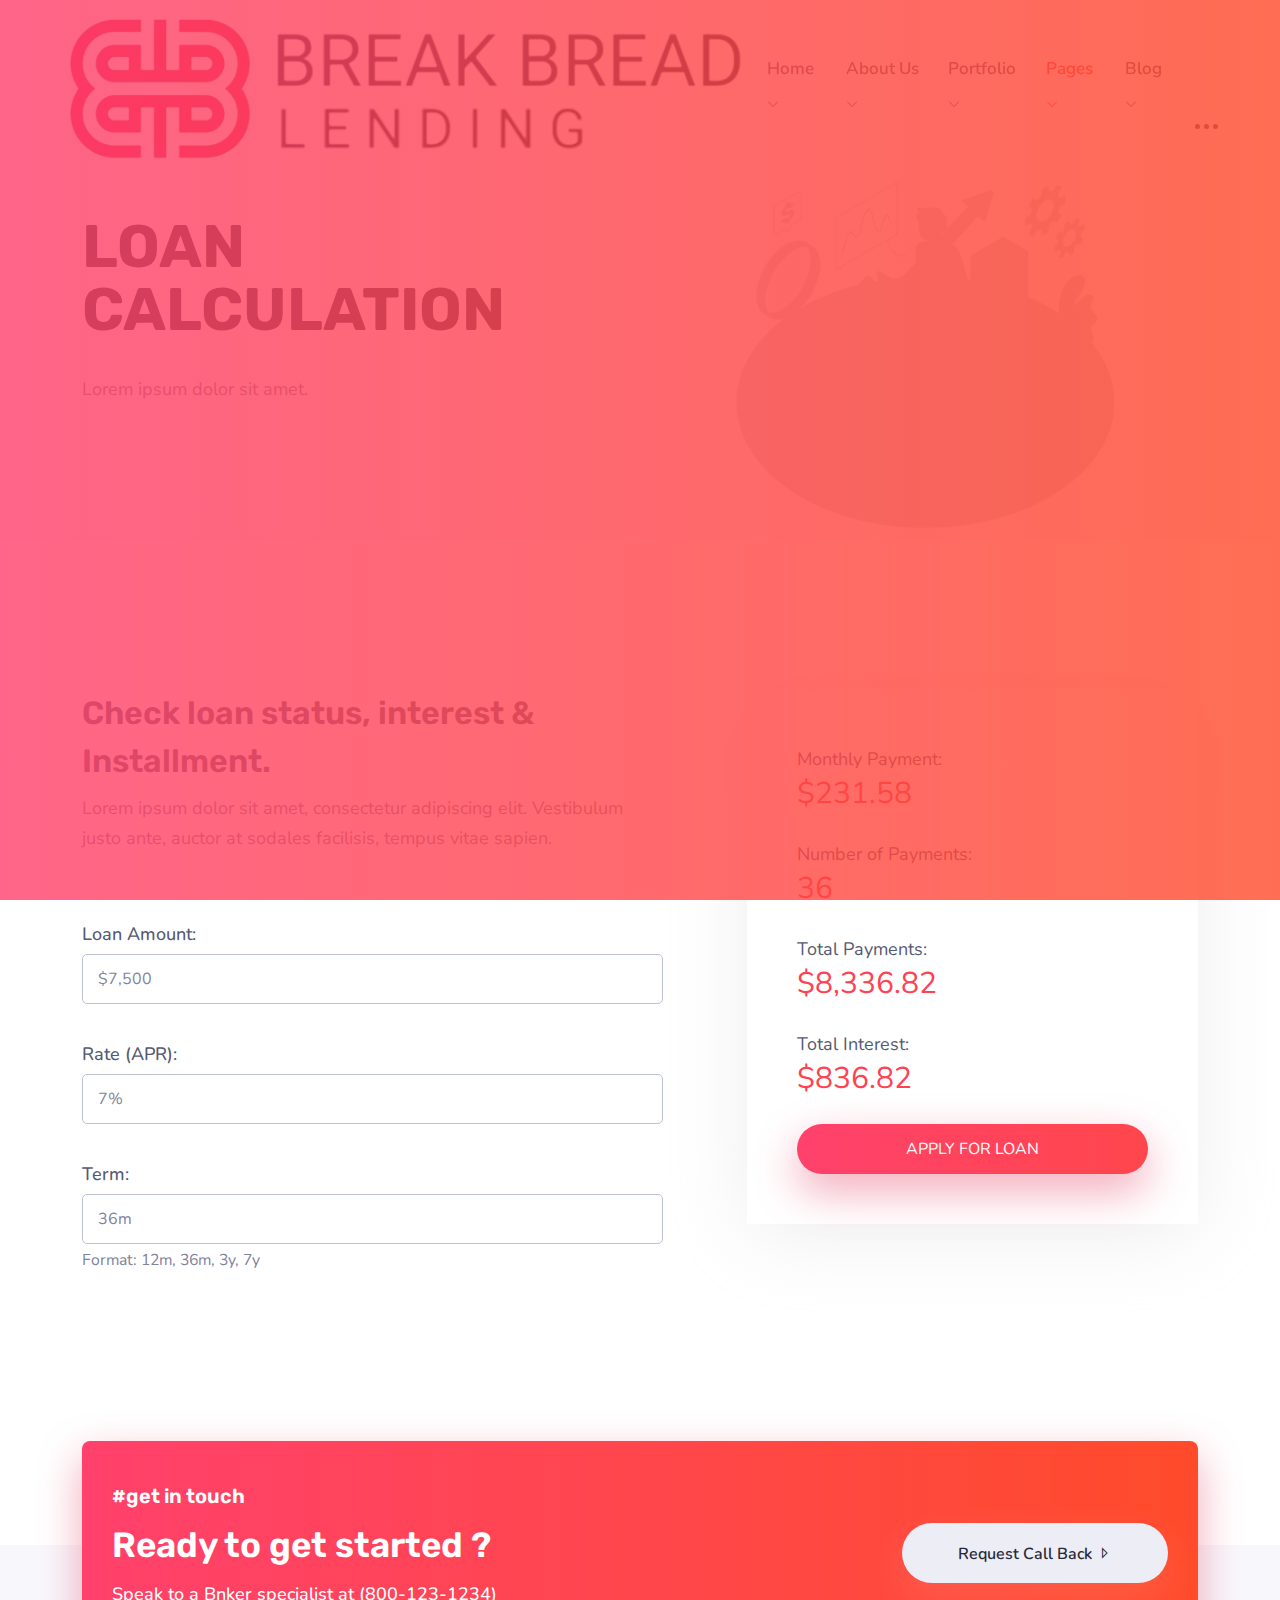
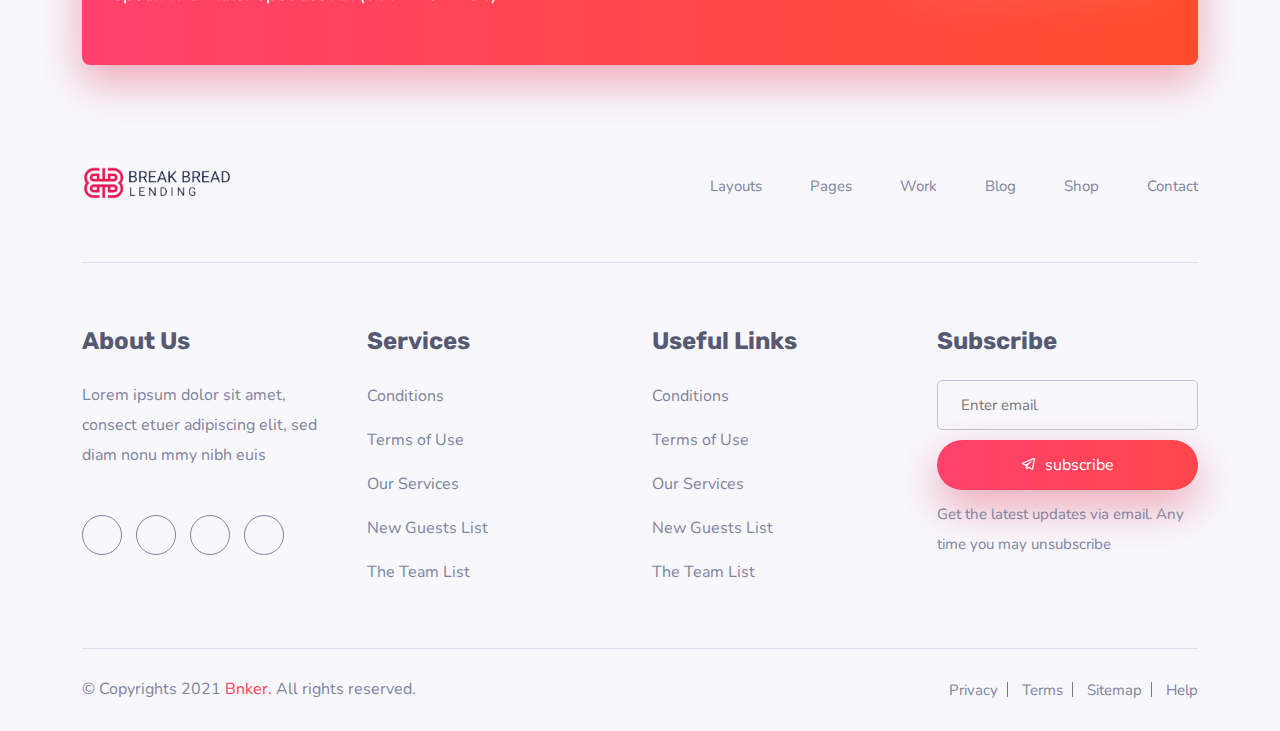
<file: loan-calculation.html>
<!doctype html>
<html lang="zxx">

<head>
    <!-- Required meta tags -->
    <meta charset="utf-8">
    <meta name="viewport" content="width=device-width, initial-scale=1, shrink-to-fit=no">
    <title> Bnker. - Banking and Loan HTML Templates </title>
    <!-- /Required meta tags -->

    <!-- Favicon -->
    <link rel="shortcut icon" href="images/favicon.png" type="image/x-icon">
    <!-- /Favicon -->

    <!-- All CSS -->

    <!-- Vendor Css -->
    <link rel="stylesheet" href="css/vendors.css">
    <!-- /Vendor Css -->

    <!-- Plugin Css -->
    <link rel="stylesheet" href="css/plugins.css">
    <!-- Plugin Css -->

    <!-- Icons Css -->
    <link rel="stylesheet" href="css/icons.css">
    <!-- /Icons Css -->

    <!-- Style Css -->
    <link rel="stylesheet" href="css/style.css">
    <!-- /Style Css -->

    <!-- /All CSS -->

</head>

<body>

    <!-- PreLoader -->
    <div id="preloader">
        <div id="status">
            <div class="spinner"></div>
        </div>
    </div>
    <!--Preloader-->

    <!-- Header -->
    <div class="navbar-area">
        <div class="acavo-responsive-nav">
            <!-- Container -->
            <div class="container">
                <div class="acavo-responsive-menu">
                    <div class="logo">
                        <a href="index.html">
                            <img src="images/logo.png" alt="logo">
                        </a>
                    </div>
                </div>
            </div>
            <!-- /Container -->
        </div>
        <div class="acavo-nav">
            <!-- Container -->
            <div class="container-fluid">
                <nav class="navbar navbar-expand-md navbar-light">
                    <a class="navbar-brand" href="index.html">
                        <img src="images/logo.png" alt="logo">
                    </a>
                    <div class="collapse navbar-collapse mean-menu">
                        <ul class="navbar-nav">
                            <li class="nav-item"><a href="#" class="nav-link">Home <i class='las la-angle-down'></i></a>
                                <ul class="dropdown-menu">
                                    <li class="nav-item"><a href="index.html" class="nav-link">Home 1</a></li>
                                    <li class="nav-item"><a href="index-2.html" class="nav-link">Home 2</a></li>
                                    <li class="nav-item"><a href="index-3.html" class="nav-link">Home 3</a></li>
                                </ul>
                            </li>

                            <li class="nav-item"><a href="#" class="nav-link">About Us <i
                                        class='las la-angle-down'></i></a>
                                <ul class="dropdown-menu">
                                    <li class="nav-item"><a href="about-us-1.html" class="nav-link">About Us
                                            1</a></li>
                                    <li class="nav-item"><a href="about-us-2.html" class="nav-link">About Us 2</a></li>
                                </ul>
                            </li>

                            <li class="nav-item"><a href="#" class="nav-link">Portfolio <i
                                        class='las la-angle-down'></i></a>
                                <ul class="dropdown-menu">
                                    <li class="nav-item"><a href="portfolio.html" class="nav-link">Portfolio</a></li>
                                    <li class="nav-item"><a href="portfolio-detail.html" class="nav-link">Portfolio
                                            Details</a></li>
                                </ul>
                            </li>

                            <li class="nav-item"><a href="#" class="nav-link active">Pages <i
                                        class='las la-angle-down'></i></a>
                                <ul class="dropdown-menu">
                                    <li class="nav-item"><a href="faq.html" class="nav-link">FAQ</a></li>
                                    <li class="nav-item"><a href="team.html" class="nav-link">Team</a></li>
                                    <li class="nav-item"><a href="contact.html" class="nav-link">Contact</a></li>
                                    <li class="nav-item"><a href="#" class="nav-link">Auth Page <i
                                                class='las la-angle-right'></i></a>
                                        <ul class="dropdown-menu">
                                            <li class="nav-item"><a href="login.html" class="nav-link">Login</a></li>
                                            <li class="nav-item"><a href="signup.html" class="nav-link">Sing Up</a></li>
                                            <li class="nav-item"><a href="recover.html" class="nav-link">Recover</a>
                                            </li>
                                        </ul>
                                    </li>
                                    <li class="nav-item"><a href="pricing.html" class="nav-link">Pricing</a></li>
                                    <li class="nav-item"><a href="404.html" class="nav-link">404</a></li>
                                    <li class="nav-item"><a href="coming-soon.html" class="nav-link">Coming Soon</a>
                                    </li>
                                    <li class="nav-item"><a href="loan-calculation.html" class="nav-link active">Loan
                                            Calculation</a></li>
                                    <li class="nav-item"><a href="loans.html" class="nav-link">Loan Form</a></li>
                                    <li class="nav-item"><a href="open-account.html" class="nav-link">Open Account</a>
                                    </li>
                                    <li class="nav-item"><a href="privacy-policy.html" class="nav-link">Privacy
                                            Policy</a></li>
                                    <li class="nav-item"><a href="testimonials.html" class="nav-link">Testimonials</a>
                                    </li>
                                </ul>
                            </li>

                            <li class="nav-item"><a href="#" class="nav-link">Blog <i class='las la-angle-down'></i></a>
                                <ul class="dropdown-menu">
                                    <li class="nav-item"><a href="blog.html" class="nav-link">Blog</a></li>
                                    <li class="nav-item"><a href="blog-grid.html" class="nav-link">Blog Grid</a></li>
                                    <li class="nav-item"><a href="blog-single-sidebar.html" class="nav-link">Blog Single
                                            Sidebar</a>
                                    </li>
                                    <li class="nav-item"><a href="blog-single.html" class="nav-link">Blog Single</a>
                                    </li>
                                </ul>
                            </li>
                        </ul>
                        <div class="others-option d-flex align-items-center">
                            <div class="option-item">
                                <form class="search-box">
                                    <input type="text" class="input-search" placeholder="Search for anything">
                                    <button type="submit"><i class="uil uil-search-alt"></i></button>
                                </form>
                            </div>
                            <div class="option-item">
                                <a href="contact.html" class="btn theme-btn-1">Get
                                    Started <i class="las la-angle-right"></i></a>
                            </div>
                        </div>
                    </div>
                </nav>
            </div>
            <!-- /Container -->
        </div>
        <div class="others-option-for-responsive">
            <!-- Container -->
            <div class="container">
                <div class="dot-menu">
                    <div class="inner">
                        <div class="circle circle-one"></div>
                        <div class="circle circle-two"></div>
                        <div class="circle circle-three"></div>
                    </div>
                </div>
                <!-- Container -->
                <div class="container">
                    <div class="option-inner">
                        <div class="others-option">
                            <div class="option-item">
                                <form class="search-box">
                                    <input type="text" class="input-search" placeholder="Search for anything">
                                    <button type="submit"><i class="flaticon-loupe"></i></button>
                                </form>
                            </div>

                            <div class="option-item">
                                <a href="contact.html" class="btn theme-btn-1"><i class="las la-angle-right"></i>Get
                                    Started</a>
                            </div>
                        </div>
                    </div>
                </div>
                <!-- /Container -->
            </div>
            <!-- /Container -->
        </div>
    </div>
    <!-- /Header -->

    <!-- Breadcrumb -->
    <div class="banner-section position-relative">
        <!-- Container -->
        <div class="container">
            <!-- row -->
            <div class="row">
                <!-- col  -->
                <div class="col-md-6">
                    <div class="banner-content banner-padding">
                        <h3 class="title">LOAN CALCULATION</h3>
                        <p>Lorem ipsum dolor sit amet.
                        </p>
                    </div>
                </div>
                <!-- /col -->
                <!-- col -->
                <div class="col-md-6 mt-7 mt-md-0">
                    <div class="banner-content scene banner-img">
                        <div data-depth="0.2">
                            <img src="images/bg/5.png" alt="img" />
                        </div>
                    </div>
                </div>
                <!-- /col -->
            </div>
            <!-- /row -->
        </div>
        <!-- /Container -->
    </div>
    <!-- /Breadcrumb -->

    <!-- Loan Calculation -->
    <div class="loan-section">
        <!-- Container -->
        <div class="container">
            <form action="#">
                <!-- row -->
                <div class="row calculator-loan">
                    <!-- col -->
                    <div class="col-lg-7 col-12 wow fadeInLeft">
                        <div class="loan-calculation-wrapper">
                            <div class="theme-title">
                                <h2>Check loan status, interest &amp; Installment.</h2>
                                <p>Lorem ipsum dolor sit amet, consectetur adipiscing elit. Vestibulum justo ante, auctor at sodales facilisis, tempus vitae sapien. </p>
                                <div class="loan-filter-form">
                                    <div class="thirty form">
                                    </div>
                                </div>
                            </div>
                        </div>
                    </div>
                    <!-- /col -->
                    <!-- Col -->
                    <div class="col-lg-5 col-12 wow fadeInRight">
                        <div class="loan-confirm-form">
                            <div class="thirty">
                                <div class="results clearfix"></div>
                            </div>
                            <button class="tran3s apply-button">APPLY FOR LOAN</button>
                        </div>
                    </div>
                    <!-- /col -->
                </div>
                <!-- /row -->
            </form>
        </div>
        <!-- /Container -->
    </div>
    <!-- /Loan Calculation -->

    <!-- Cta -->
    <div class="cta-area">
        <!-- Container -->
        <div class="container">
            <!-- row -->
            <div class="row align-items-center">
                <!-- col -->
                <div class="col-lg-12">
                    <div class="get-start-box">
                        <!-- col -->
                        <div class="col-lg-8">
                            <div class="section-heading">
                                <h5 class="section__meta text-white">#get in touch</h5>
                                <h2 class="section__title">Ready to get started ?</h2>
                                <p class="section__sub">Speak to a Bnker specialist at (800-123-1234)</p>
                            </div>
                        </div>
                        <!-- /col -->
                        <!-- col -->
                        <div class="col-lg-4">
                            <div class="button-shared text-end">
                                <a href="contact.html" class="btn cta-btn">
                                    Request Call Back <span class="la la-caret-right"></span>
                                </a>
                            </div>
                        </div>
                        <!-- /col -->
                    </div>
                </div>
                <!-- /col -->
            </div>
            <!-- /row -->
        </div>
        <!-- /Container -->
    </div>
    <!-- /Cta -->

    <!-- Footer -->
    <footer class="footer-style bg-gray-100 pt-200">
        <!-- Container -->
        <div class="container">
            <!-- row -->
            <div class="row">
                <!-- col -->
                <div class="col-xl-3 col-lg-3 col-md-4">
                    <div class="footer-logo">
                        <a href="index.html"><img src="images/logo.png" alt=""></a>
                    </div>
                </div>
                <!-- /col -->
                <!-- col -->
                <div class="col-xl-9 col-lg-9  col-md-8 mb-30">
                    <div class="footer-top-wrapper">
                        <ul class="footer-top-link text-end">
                            <li><a href="#">Layouts </a></li>
                            <li><a href="#"> Pages</a></li>
                            <li><a href="#">Work</a></li>
                            <li><a href="#">Blog </a></li>
                            <li><a href="#">Shop</a></li>
                            <li><a href="#">Contact</a></li>
                        </ul>
                    </div>
                </div>
                <!-- /col -->
                <!-- col -->
            </div>
            <!-- /row -->
            <div class="footer-middle-area mt-30 pb-30 pt-60">
                <!-- row -->
                <div class="row">
                    <!-- col -->
                    <div class="col-xl-3 col-lg-3 col-md-6">
                        <div class="footer-wrapper mb-30">
                            <h3 class="footer-title">About Us</h3>
                            <div class="footer-text">
                                <p>Lorem ipsum dolor sit amet, consect etuer adipiscing elit, sed diam nonu mmy nibh
                                    euis </p>
                            </div>
                            <div class="footer-icon">
                                <a href="#"><i class="uil uil-facebook-f"></i></a>
                                <a href="#"><i class="uil uil-twitter"></i></a>
                                <a href="#"><i class="uil uil-instagram-alt"></i></a>
                                <a href="#"><i class="uil uil-youtube"></i></a>
                            </div>
                        </div>
                    </div>
                    <!-- /col -->
                    <!-- col -->
                    <div class="col-xl-3 col-lg-3 col-md-6">
                        <div class="footer-wrapper mb-30">
                            <h3 class="footer-title">Services</h3>
                            <div class="footer-link">
                                <ul>
                                    <li><a href="about.html">Conditions</a></li>
                                    <li><a href="our-history.html">Terms of Use</a></li>
                                    <li><a href="about.html">Our Services</a></li>
                                    <li><a href="team.html">New Guests List</a></li>
                                    <li><a href="about.html">The Team List</a></li>
                                </ul>
                            </div>
                            <div></div>
                        </div>
                    </div>
                    <!-- /col -->
                    <!-- col -->
                    <div class="col-xl-3 col-lg-3 col-md-6">
                        <div class="footer-wrapper mb-30">
                            <h3 class="footer-title">Useful Links</h3>
                            <div class="footer-link">
                                <ul>
                                    <li><a href="services-01.html">Conditions</a></li>
                                    <li><a href="contact.html">Terms of Use</a></li>
                                    <li><a href="contact.html">Our Services</a></li>
                                    <li><a href="blog.html">New Guests List</a></li>
                                    <li><a href="about.html">The Team List</a></li>
                                </ul>
                            </div>
                        </div>
                    </div>
                    <!-- /col -->
                    <!-- col -->
                    <div class="col-xl-3 col-lg-3 col-md-6">
                        <div class="footer-wrapper mb-30">
                            <h3 class="footer-title">Subscribe</h3>
                            <div class="subscribes-form">
                                <form action="#">
                                    <input placeholder="Enter email " type="email">
                                    <button class="btn theme-btn-1 width-100 mt-10"><i
                                            class="lab la-telegram-plane me-2"></i>subscribe</button>
                                </form>
                            </div>
                            <div class="footer-info">
                                <p>Get the latest updates via email. Any time you may unsubscribe</p>
                            </div>
                        </div>
                    </div>
                    <!-- /col -->
                </div>
                <!-- /row -->
            </div>
            <div class="footer-bottom-area pt-25 pb-25">
                <!-- row -->
                <div class="row">
                    <!-- col -->
                    <div class="col-xl-6 col-lg-6 col-md-6">
                        <div class="copyright">
                            <p>© Copyrights 2021 <a href="index.html">Bnker.</a> All rights reserved.</p>
                        </div>
                    </div>
                    <!-- col -->
                    <!-- /col -->
                    <div class="col-xl-6 col-lg-6 col-md-6">
                        <div class="footer-bottom-link text-end">
                            <ul>
                                <li><a href="#">Privacy </a></li>
                                <li><a href="#"> Terms</a></li>
                                <li><a href="#">Sitemap</a></li>
                                <li><a href="#">Help </a></li>
                            </ul>
                        </div>
                    </div>
                    <!-- /col -->
                </div>
                <!-- /row -->
            </div>
        </div>
        <!-- /Container -->
    </footer>
    <!-- /Footer -->

    <!-- Go top -->
    <div class="go-top-area">
        <div class="go-top-wrap">
            <div class="go-top-btn-wrap">
                <div class="go-top go-top-btn">
                    <i class="las la-angle-double-up"></i>
                    <i class="las la-angle-double-up"></i>
                </div>
            </div>
        </div>
    </div>
    <!-- /Go top -->

    <!-- JS -->

    <!-- Vendor Js -->
    <script src="js/vendors.js"></script>
    <!-- /Vendor js -->

    <!-- Plugins Js -->
    <script src="js/plugins.js"></script>
    <!-- /Plugins Js -->

    <!-- Main JS -->
    <script src="js/main.js"></script>
    <!-- /Main JS -->

    <!-- /JS -->

</body>
</file>
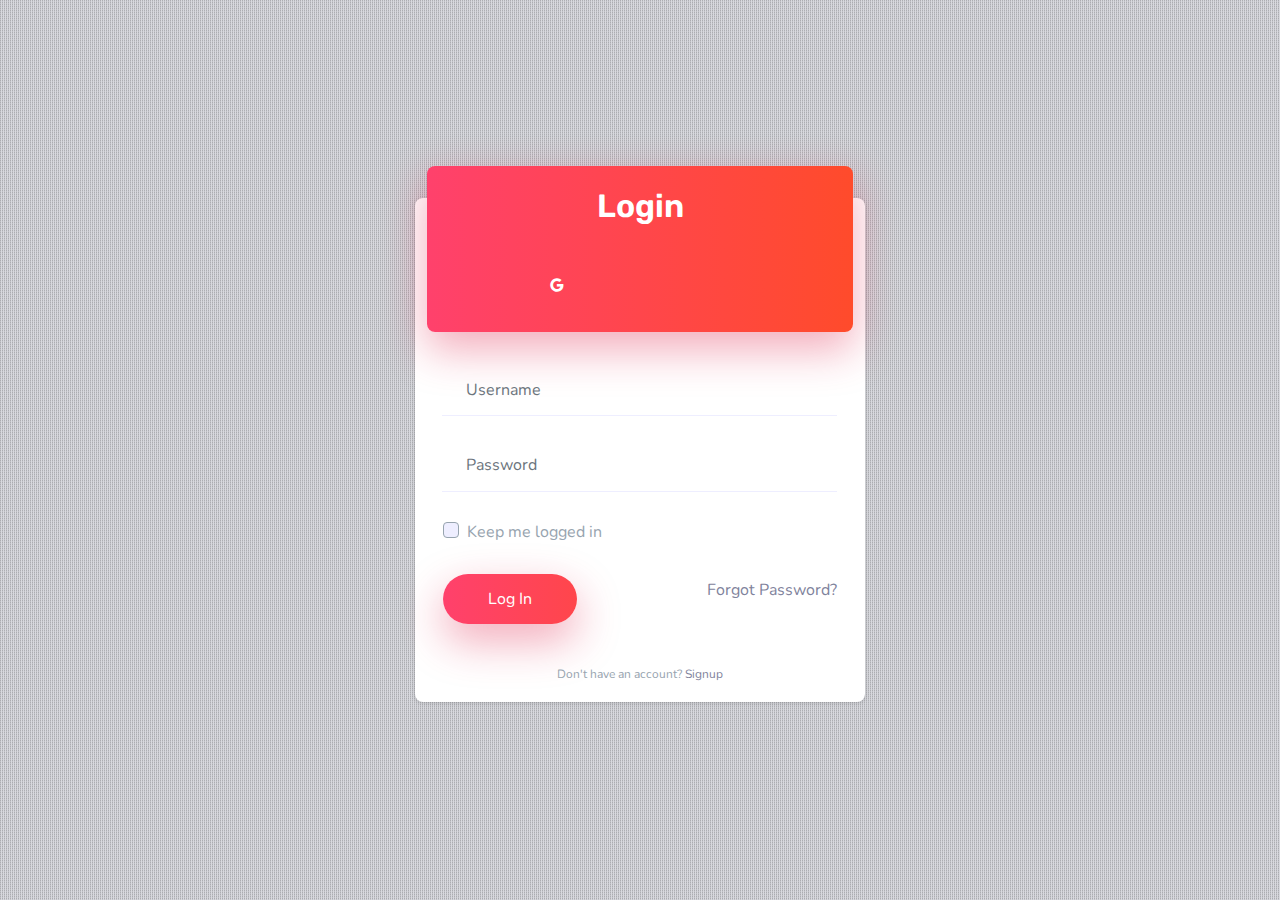
<file: login.html>
<!doctype html>
<html lang="zxx">

<head>
    <!-- Required meta tags -->
    <meta charset="utf-8">
    <meta name="viewport" content="width=device-width, initial-scale=1, shrink-to-fit=no">
    <title> Bnker. - Banking and Loan HTML Templates </title>
    <!-- /Required meta tags -->

    <!-- Favicon -->
    <link rel="shortcut icon" href="images/favicon.png" type="image/x-icon">
    <!-- /Favicon -->

    <!-- All CSS -->

    <!-- Vendor Css -->
    <link rel="stylesheet" href="css/vendors.css">
    <!-- /Vendor Css -->

    <!-- Plugin Css -->
    <link rel="stylesheet" href="css/plugins.css">
    <!-- Plugin Css -->

    <!-- Icons Css -->
    <link rel="stylesheet" href="css/icons.css">
    <!-- /Icons Css -->

    <!-- Style Css -->
    <link rel="stylesheet" href="css/style.css">
    <!-- /Style Css -->

    <!-- /All CSS -->

</head>

<body>

<!-- Login -->
	<div class="login-page d-flex align-items-center vh-100">
		<div class="overlay"></div>
		<div class="login-form">
			<!-- Container -->
			<div class="container">
				<form>
					<div class="login-social-icon">
						<h2>Login</h2>
						<ul class="social-buttons">
							<li class="social-buttons-hover">
								<a href="http://google.com/">
									<i class="ri-google-fill"></i>
								</a>
							</li>
							<li class="social-buttons-hover">
								<a href="https://twitter.com/">
									<i class="uil uil-twitter"></i>
								</a>
							</li>
							<li class="social-buttons-hover">
								<a href="https://www.facebook.com/">
									<i class="uil uil-facebook-f"></i>
								</a>
							</li>
						</ul>
					</div>
					
					<div class="input-group">
						<span class="login-form-icon"><i class="uil uil-user"></i></span>
						<input type="text" class="form-control" id="inputUsername" tabindex="1" placeholder="Username" required>
					</div>
					
					<div class="input-group">
						<span class="login-form-icon"><i class="uil uil-lock"></i></span>
						<input type="password" class="form-control" id="inputPassword" tabindex="2" placeholder="Password" required>
					</div>
	
					<div class="input-group">
						<div class="form-check">
							<input type="checkbox" class="form-check-input" id="rememberMe">
							<label class="form-check-label form-check-box" for="rememberMe">Keep me logged in</label>
						</div>
					</div>

					<div class="row justify-content-center mb-md-3">
						<div class="col-sm-6 mb-md-3 mb-sm-0">
							<button type="submit" class="btn theme-btn-1">Log In</button>
						</div>
						
						<div class="col-sm-6 text-sm-end">
							<a class="" href="recover.html">Forgot Password?</a>
						</div>
					</div>

					<div class="login-footer">Don't have an account? <a href="signup.html">Signup</a>
					</div>
				</form>
			</div>
			<!-- Container -->
		</div>
	</div>
	<!-- /login -->

    <!-- JS -->

    <!-- Vendor Js -->
    <script src="js/vendors.js"></script>
    <!-- /Vendor js -->

    <!-- Plugins Js -->
    <script src="js/plugins.js"></script>
    <!-- /Plugins Js -->

    <!-- Main JS -->
    <script src="js/main.js"></script>
    <!-- /Main JS -->

    <!-- /JS -->

</body>

</html>
</file>
<file: css/plugins.css>
/* Template Name: Bnker. - Banking and Loan HTML Templates
   Author: Acavo
   Version: 1.0.0
   Created: May 2021
   File Description: Plugins Css file of the template
*/

/*==============================================
//
//         01 -- Animate.css        
//         02 -- Nice Select      
//         03 -- Owl Carousel  
//         04 -- MeanMenu
//   
/*============================================*/



/*============================================

            01 -- Animate.css

==============================================*/
 .animated {-webkit-animation-duration: 1s;animation-duration: 1s;-webkit-animation-fill-mode: both;animation-fill-mode: both;}.animated.infinite {-webkit-animation-iteration-count: infinite;animation-iteration-count: infinite;}.animated.hinge {-webkit-animation-duration: 2s;animation-duration: 2s;}@-webkit-keyframes bounce {0%, 100%, 20%, 50%, 80% {-webkit-transform: translateY(0);transform: translateY(0);}40% {-webkit-transform: translateY(-30px);transform: translateY(-30px);}60% {-webkit-transform: translateY(-15px);transform: translateY(-15px);}}@keyframes bounce {0%, 100%, 20%, 50%, 80% {-webkit-transform: translateY(0);transform: translateY(0);}40% {-webkit-transform: translateY(-30px);transform: translateY(-30px);}60% {-webkit-transform: translateY(-15px);transform: translateY(-15px);}}.bounce {-webkit-animation-name: bounce;animation-name: bounce;}@-webkit-keyframes flash {0%, 100%, 50% {opacity: 1;}25%, 75% {opacity: 0;}}@keyframes flash {0%, 100%, 50% {opacity: 1;}25%, 75% {opacity: 0;}}.flash {-webkit-animation-name: flash;animation-name: flash;}@-webkit-keyframes pulse {0% {-webkit-transform: scale(1);transform: scale(1);}50% {-webkit-transform: scale(1.1);transform: scale(1.1);}100% {-webkit-transform: scale(1);transform: scale(1);}}@keyframes pulse {0% {-webkit-transform: scale(1);transform: scale(1);}50% {-webkit-transform: scale(1.1);transform: scale(1.1);}100% {-webkit-transform: scale(1);transform: scale(1);}}.pulse {-webkit-animation-name: pulse;animation-name: pulse;}@-webkit-keyframes rubberBand {0% {-webkit-transform: scale(1);transform: scale(1);}30% {-webkit-transform: scaleX(1.25) scaleY(0.75);transform: scaleX(1.25) scaleY(0.75);}40% {-webkit-transform: scaleX(0.75) scaleY(1.25);transform: scaleX(0.75) scaleY(1.25);}60% {-webkit-transform: scaleX(1.15) scaleY(0.85);transform: scaleX(1.15) scaleY(0.85);}100% {-webkit-transform: scale(1);transform: scale(1);}}@keyframes rubberBand {0% {-webkit-transform: scale(1);transform: scale(1);}30% {-webkit-transform: scaleX(1.25) scaleY(0.75);transform: scaleX(1.25) scaleY(0.75);}40% {-webkit-transform: scaleX(0.75) scaleY(1.25);transform: scaleX(0.75) scaleY(1.25);}60% {-webkit-transform: scaleX(1.15) scaleY(0.85);transform: scaleX(1.15) scaleY(0.85);}100% {-webkit-transform: scale(1);transform: scale(1);}}.rubberBand {-webkit-animation-name: rubberBand;animation-name: rubberBand;}@-webkit-keyframes shake {0%, 100% {-webkit-transform: translateX(0);transform: translateX(0);}10%, 30%, 50%, 70%, 90% {-webkit-transform: translateX(-10px);transform: translateX(-10px);}20%, 40%, 60%, 80% {-webkit-transform: translateX(10px);transform: translateX(10px);}}@keyframes shake {0%, 100% {-webkit-transform: translateX(0);transform: translateX(0);}10%, 30%, 50%, 70%, 90% {-webkit-transform: translateX(-10px);transform: translateX(-10px);}20%, 40%, 60%, 80% {-webkit-transform: translateX(10px);transform: translateX(10px);}}.shake {-webkit-animation-name: shake;animation-name: shake;}@-webkit-keyframes swing {20% {-webkit-transform: rotate(15deg);transform: rotate(15deg);}40% {-webkit-transform: rotate(-10deg);transform: rotate(-10deg);}60% {-webkit-transform: rotate(5deg);transform: rotate(5deg);}80% {-webkit-transform: rotate(-5deg);transform: rotate(-5deg);}100% {-webkit-transform: rotate(0deg);transform: rotate(0deg);}}@keyframes swing {20% {-webkit-transform: rotate(15deg);transform: rotate(15deg);}40% {-webkit-transform: rotate(-10deg);transform: rotate(-10deg);}60% {-webkit-transform: rotate(5deg);transform: rotate(5deg);}80% {-webkit-transform: rotate(-5deg);transform: rotate(-5deg);}100% {-webkit-transform: rotate(0deg);transform: rotate(0deg);}}.swing {-webkit-transform-origin: top center;transform-origin: top center;-webkit-animation-name: swing;animation-name: swing;}@-webkit-keyframes tada {0% {-webkit-transform: scale(1);transform: scale(1);}10%, 20% {-webkit-transform: scale(0.9) rotate(-3deg);transform: scale(0.9) rotate(-3deg);}30%, 50%, 70%, 90% {-webkit-transform: scale(1.1) rotate(3deg);transform: scale(1.1) rotate(3deg);}40%, 60%, 80% {-webkit-transform: scale(1.1) rotate(-3deg);transform: scale(1.1) rotate(-3deg);}100% {-webkit-transform: scale(1) rotate(0);transform: scale(1) rotate(0);}}@keyframes tada {0% {-webkit-transform: scale(1);transform: scale(1);}10%, 20% {-webkit-transform: scale(0.9) rotate(-3deg);transform: scale(0.9) rotate(-3deg);}30%, 50%, 70%, 90% {-webkit-transform: scale(1.1) rotate(3deg);transform: scale(1.1) rotate(3deg);}40%, 60%, 80% {-webkit-transform: scale(1.1) rotate(-3deg);transform: scale(1.1) rotate(-3deg);}100% {-webkit-transform: scale(1) rotate(0);transform: scale(1) rotate(0);}}.tada {-webkit-animation-name: tada;animation-name: tada;}@-webkit-keyframes wobble {0% {-webkit-transform: translateX(0%);transform: translateX(0%);}15% {-webkit-transform: translateX(-25%) rotate(-5deg);transform: translateX(-25%) rotate(-5deg);}30% {-webkit-transform: translateX(20%) rotate(3deg);transform: translateX(20%) rotate(3deg);}45% {-webkit-transform: translateX(-15%) rotate(-3deg);transform: translateX(-15%) rotate(-3deg);}60% {-webkit-transform: translateX(10%) rotate(2deg);transform: translateX(10%) rotate(2deg);}75% {-webkit-transform: translateX(-5%) rotate(-1deg);transform: translateX(-5%) rotate(-1deg);}100% {-webkit-transform: translateX(0%);transform: translateX(0%);}}@keyframes wobble {0% {-webkit-transform: translateX(0%);transform: translateX(0%);}15% {-webkit-transform: translateX(-25%) rotate(-5deg);transform: translateX(-25%) rotate(-5deg);}30% {-webkit-transform: translateX(20%) rotate(3deg);transform: translateX(20%) rotate(3deg);}45% {-webkit-transform: translateX(-15%) rotate(-3deg);transform: translateX(-15%) rotate(-3deg);}60% {-webkit-transform: translateX(10%) rotate(2deg);transform: translateX(10%) rotate(2deg);}75% {-webkit-transform: translateX(-5%) rotate(-1deg);transform: translateX(-5%) rotate(-1deg);}100% {-webkit-transform: translateX(0%);transform: translateX(0%);}}.wobble {-webkit-animation-name: wobble;animation-name: wobble;}@-webkit-keyframes bounceIn {0% {opacity: 0;-webkit-transform: scale(0.3);transform: scale(0.3);}50% {opacity: 1;-webkit-transform: scale(1.05);transform: scale(1.05);}70% {-webkit-transform: scale(0.9);transform: scale(0.9);}100% {opacity: 1;-webkit-transform: scale(1);transform: scale(1);}}@keyframes bounceIn {0% {opacity: 0;-webkit-transform: scale(0.3);transform: scale(0.3);}50% {opacity: 1;-webkit-transform: scale(1.05);transform: scale(1.05);}70% {-webkit-transform: scale(0.9);transform: scale(0.9);}100% {opacity: 1;-webkit-transform: scale(1);transform: scale(1);}}.bounceIn {-webkit-animation-name: bounceIn;animation-name: bounceIn;}@-webkit-keyframes bounceInDown {0% {opacity: 0;-webkit-transform: translateY(-2000px);transform: translateY(-2000px);}60% {opacity: 1;-webkit-transform: translateY(30px);transform: translateY(30px);}80% {-webkit-transform: translateY(-10px);transform: translateY(-10px);}100% {-webkit-transform: translateY(0);transform: translateY(0);}}@keyframes bounceInDown {0% {opacity: 0;-webkit-transform: translateY(-2000px);transform: translateY(-2000px);}60% {opacity: 1;-webkit-transform: translateY(30px);transform: translateY(30px);}80% {-webkit-transform: translateY(-10px);transform: translateY(-10px);}100% {-webkit-transform: translateY(0);transform: translateY(0);}}.bounceInDown {-webkit-animation-name: bounceInDown;animation-name: bounceInDown;}@-webkit-keyframes bounceInLeft {0% {opacity: 0;-webkit-transform: translateX(-2000px);transform: translateX(-2000px);}60% {opacity: 1;-webkit-transform: translateX(30px);transform: translateX(30px);}80% {-webkit-transform: translateX(-10px);transform: translateX(-10px);}100% {-webkit-transform: translateX(0);transform: translateX(0);}}@keyframes bounceInLeft {0% {opacity: 0;-webkit-transform: translateX(-2000px);transform: translateX(-2000px);}60% {opacity: 1;-webkit-transform: translateX(30px);transform: translateX(30px);}80% {-webkit-transform: translateX(-10px);transform: translateX(-10px);}100% {-webkit-transform: translateX(0);transform: translateX(0);}}.bounceInLeft {-webkit-animation-name: bounceInLeft;animation-name: bounceInLeft;}@-webkit-keyframes bounceInRight {0% {opacity: 0;-webkit-transform: translateX(2000px);transform: translateX(2000px);}60% {opacity: 1;-webkit-transform: translateX(-30px);transform: translateX(-30px);}80% {-webkit-transform: translateX(10px);transform: translateX(10px);}100% {-webkit-transform: translateX(0);transform: translateX(0);}}@keyframes bounceInRight {0% {opacity: 0;-webkit-transform: translateX(2000px);transform: translateX(2000px);}60% {opacity: 1;-webkit-transform: translateX(-30px);transform: translateX(-30px);}80% {-webkit-transform: translateX(10px);transform: translateX(10px);}100% {-webkit-transform: translateX(0);transform: translateX(0);}}.bounceInRight {-webkit-animation-name: bounceInRight;animation-name: bounceInRight;}@-webkit-keyframes bounceInUp {0% {opacity: 0;-webkit-transform: translateY(2000px);transform: translateY(2000px);}60% {opacity: 1;-webkit-transform: translateY(-30px);transform: translateY(-30px);}80% {-webkit-transform: translateY(10px);transform: translateY(10px);}100% {-webkit-transform: translateY(0);transform: translateY(0);}}@keyframes bounceInUp {0% {opacity: 0;-webkit-transform: translateY(2000px);transform: translateY(2000px);}60% {opacity: 1;-webkit-transform: translateY(-30px);transform: translateY(-30px);}80% {-webkit-transform: translateY(10px);transform: translateY(10px);}100% {-webkit-transform: translateY(0);transform: translateY(0);}}.bounceInUp {-webkit-animation-name: bounceInUp;animation-name: bounceInUp;}@-webkit-keyframes bounceOut {0% {-webkit-transform: scale(1);transform: scale(1);}25% {-webkit-transform: scale(0.95);transform: scale(0.95);}50% {opacity: 1;-webkit-transform: scale(1.1);transform: scale(1.1);}100% {opacity: 0;-webkit-transform: scale(0.3);transform: scale(0.3);}}@keyframes bounceOut {0% {-webkit-transform: scale(1);transform: scale(1);}25% {-webkit-transform: scale(0.95);transform: scale(0.95);}50% {opacity: 1;-webkit-transform: scale(1.1);transform: scale(1.1);}100% {opacity: 0;-webkit-transform: scale(0.3);transform: scale(0.3);}}.bounceOut {-webkit-animation-name: bounceOut;animation-name: bounceOut;}@-webkit-keyframes bounceOutDown {0% {-webkit-transform: translateY(0);transform: translateY(0);}20% {opacity: 1;-webkit-transform: translateY(-20px);transform: translateY(-20px);}100% {opacity: 0;-webkit-transform: translateY(2000px);transform: translateY(2000px);}}@keyframes bounceOutDown {0% {-webkit-transform: translateY(0);transform: translateY(0);}20% {opacity: 1;-webkit-transform: translateY(-20px);transform: translateY(-20px);}100% {opacity: 0;-webkit-transform: translateY(2000px);transform: translateY(2000px);}}.bounceOutDown {-webkit-animation-name: bounceOutDown;animation-name: bounceOutDown;}@-webkit-keyframes bounceOutLeft {0% {-webkit-transform: translateX(0);transform: translateX(0);}20% {opacity: 1;-webkit-transform: translateX(20px);transform: translateX(20px);}100% {opacity: 0;-webkit-transform: translateX(-2000px);transform: translateX(-2000px);}}@keyframes bounceOutLeft {0% {-webkit-transform: translateX(0);transform: translateX(0);}20% {opacity: 1;-webkit-transform: translateX(20px);transform: translateX(20px);}100% {opacity: 0;-webkit-transform: translateX(-2000px);transform: translateX(-2000px);}}.bounceOutLeft {-webkit-animation-name: bounceOutLeft;animation-name: bounceOutLeft;}@-webkit-keyframes bounceOutRight {0% {-webkit-transform: translateX(0);transform: translateX(0);}20% {opacity: 1;-webkit-transform: translateX(-20px);transform: translateX(-20px);}100% {opacity: 0;-webkit-transform: translateX(2000px);transform: translateX(2000px);}}@keyframes bounceOutRight {0% {-webkit-transform: translateX(0);transform: translateX(0);}20% {opacity: 1;-webkit-transform: translateX(-20px);transform: translateX(-20px);}100% {opacity: 0;-webkit-transform: translateX(2000px);transform: translateX(2000px);}}.bounceOutRight {-webkit-animation-name: bounceOutRight;animation-name: bounceOutRight;}@-webkit-keyframes bounceOutUp {0% {-webkit-transform: translateY(0);transform: translateY(0);}20% {opacity: 1;-webkit-transform: translateY(20px);transform: translateY(20px);}100% {opacity: 0;-webkit-transform: translateY(-2000px);transform: translateY(-2000px);}}@keyframes bounceOutUp {0% {-webkit-transform: translateY(0);transform: translateY(0);}20% {opacity: 1;-webkit-transform: translateY(20px);transform: translateY(20px);}100% {opacity: 0;-webkit-transform: translateY(-2000px);transform: translateY(-2000px);}}.bounceOutUp {-webkit-animation-name: bounceOutUp;animation-name: bounceOutUp;}@-webkit-keyframes fadeIn {0% {opacity: 0;}100% {opacity: 1;}}@keyframes fadeIn {0% {opacity: 0;}100% {opacity: 1;}}.fadeIn {-webkit-animation-name: fadeIn;animation-name: fadeIn;}@-webkit-keyframes fadeInDown {0% {opacity: 0;-webkit-transform: translateY(-20px);transform: translateY(-20px);}100% {opacity: 1;-webkit-transform: translateY(0);transform: translateY(0);}}@keyframes fadeInDown {0% {opacity: 0;-webkit-transform: translateY(-20px);transform: translateY(-20px);}100% {opacity: 1;-webkit-transform: translateY(0);transform: translateY(0);}}.fadeInDown {-webkit-animation-name: fadeInDown;animation-name: fadeInDown;}@-webkit-keyframes fadeInDownBig {0% {opacity: 0;-webkit-transform: translateY(-2000px);transform: translateY(-2000px);}100% {opacity: 1;-webkit-transform: translateY(0);transform: translateY(0);}}@keyframes fadeInDownBig {0% {opacity: 0;-webkit-transform: translateY(-2000px);transform: translateY(-2000px);}100% {opacity: 1;-webkit-transform: translateY(0);transform: translateY(0);}}.fadeInDownBig {-webkit-animation-name: fadeInDownBig;animation-name: fadeInDownBig;}@-webkit-keyframes fadeInLeft {0% {opacity: 0;-webkit-transform: translateX(-20px);transform: translateX(-20px);}100% {opacity: 1;-webkit-transform: translateX(0);transform: translateX(0);}}@keyframes fadeInLeft {0% {opacity: 0;-webkit-transform: translateX(-20px);transform: translateX(-20px);}100% {opacity: 1;-webkit-transform: translateX(0);transform: translateX(0);}}.fadeInLeft {-webkit-animation-name: fadeInLeft;animation-name: fadeInLeft;}@-webkit-keyframes fadeInLeftBig {0% {opacity: 0;-webkit-transform: translateX(-2000px);transform: translateX(-2000px);}100% {opacity: 1;-webkit-transform: translateX(0);transform: translateX(0);}}@keyframes fadeInLeftBig {0% {opacity: 0;-webkit-transform: translateX(-2000px);transform: translateX(-2000px);}100% {opacity: 1;-webkit-transform: translateX(0);transform: translateX(0);}}.fadeInLeftBig {-webkit-animation-name: fadeInLeftBig;animation-name: fadeInLeftBig;}@-webkit-keyframes fadeInRight {0% {opacity: 0;-webkit-transform: translateX(20px);transform: translateX(20px);}100% {opacity: 1;-webkit-transform: translateX(0);transform: translateX(0);}}@keyframes fadeInRight {0% {opacity: 0;-webkit-transform: translateX(20px);transform: translateX(20px);}100% {opacity: 1;-webkit-transform: translateX(0);transform: translateX(0);}}.fadeInRight {-webkit-animation-name: fadeInRight;animation-name: fadeInRight;}@-webkit-keyframes fadeInRightBig {0% {opacity: 0;-webkit-transform: translateX(2000px);transform: translateX(2000px);}100% {opacity: 1;-webkit-transform: translateX(0);transform: translateX(0);}}@keyframes fadeInRightBig {0% {opacity: 0;-webkit-transform: translateX(2000px);transform: translateX(2000px);}100% {opacity: 1;-webkit-transform: translateX(0);transform: translateX(0);}}.fadeInRightBig {-webkit-animation-name: fadeInRightBig;animation-name: fadeInRightBig;}@-webkit-keyframes fadeInUp {0% {opacity: 0;-webkit-transform: translateY(20px);transform: translateY(20px);}100% {opacity: 1;-webkit-transform: translateY(0);transform: translateY(0);}}@keyframes fadeInUp {0% {opacity: 0;-webkit-transform: translateY(20px);transform: translateY(20px);}100% {opacity: 1;-webkit-transform: translateY(0);transform: translateY(0);}}.fadeInUp {-webkit-animation-name: fadeInUp;animation-name: fadeInUp;}@-webkit-keyframes fadeInUpBig {0% {opacity: 0;-webkit-transform: translateY(2000px);transform: translateY(2000px);}100% {opacity: 1;-webkit-transform: translateY(0);transform: translateY(0);}}@keyframes fadeInUpBig {0% {opacity: 0;-webkit-transform: translateY(2000px);transform: translateY(2000px);}100% {opacity: 1;-webkit-transform: translateY(0);transform: translateY(0);}}.fadeInUpBig {-webkit-animation-name: fadeInUpBig;animation-name: fadeInUpBig;}@-webkit-keyframes fadeOut {0% {opacity: 1;}100% {opacity: 0;}}@keyframes fadeOut {0% {opacity: 1;}100% {opacity: 0;}}.fadeOut {-webkit-animation-name: fadeOut;animation-name: fadeOut;}@-webkit-keyframes fadeOutDown {0% {opacity: 1;-webkit-transform: translateY(0);transform: translateY(0);}100% {opacity: 0;-webkit-transform: translateY(20px);transform: translateY(20px);}}@keyframes fadeOutDown {0% {opacity: 1;-webkit-transform: translateY(0);transform: translateY(0);}100% {opacity: 0;-webkit-transform: translateY(20px);transform: translateY(20px);}}.fadeOutDown {-webkit-animation-name: fadeOutDown;animation-name: fadeOutDown;}@-webkit-keyframes fadeOutDownBig {0% {opacity: 1;-webkit-transform: translateY(0);transform: translateY(0);}100% {opacity: 0;-webkit-transform: translateY(2000px);transform: translateY(2000px);}}@keyframes fadeOutDownBig {0% {opacity: 1;-webkit-transform: translateY(0);transform: translateY(0);}100% {opacity: 0;-webkit-transform: translateY(2000px);transform: translateY(2000px);}}.fadeOutDownBig {-webkit-animation-name: fadeOutDownBig;animation-name: fadeOutDownBig;}@-webkit-keyframes fadeOutLeft {0% {opacity: 1;-webkit-transform: translateX(0);transform: translateX(0);}100% {opacity: 0;-webkit-transform: translateX(-20px);transform: translateX(-20px);}}@keyframes fadeOutLeft {0% {opacity: 1;-webkit-transform: translateX(0);transform: translateX(0);}100% {opacity: 0;-webkit-transform: translateX(-20px);transform: translateX(-20px);}}.fadeOutLeft {-webkit-animation-name: fadeOutLeft;animation-name: fadeOutLeft;}@-webkit-keyframes fadeOutLeftBig {0% {opacity: 1;-webkit-transform: translateX(0);transform: translateX(0);}100% {opacity: 0;-webkit-transform: translateX(-2000px);transform: translateX(-2000px);}}@keyframes fadeOutLeftBig {0% {opacity: 1;-webkit-transform: translateX(0);transform: translateX(0);}100% {opacity: 0;-webkit-transform: translateX(-2000px);transform: translateX(-2000px);}}.fadeOutLeftBig {-webkit-animation-name: fadeOutLeftBig;animation-name: fadeOutLeftBig;}@-webkit-keyframes fadeOutRight {0% {opacity: 1;-webkit-transform: translateX(0);transform: translateX(0);}100% {opacity: 0;-webkit-transform: translateX(20px);transform: translateX(20px);}}@keyframes fadeOutRight {0% {opacity: 1;-webkit-transform: translateX(0);transform: translateX(0);}100% {opacity: 0;-webkit-transform: translateX(20px);transform: translateX(20px);}}.fadeOutRight {-webkit-animation-name: fadeOutRight;animation-name: fadeOutRight;}@-webkit-keyframes fadeOutRightBig {0% {opacity: 1;-webkit-transform: translateX(0);transform: translateX(0);}100% {opacity: 0;-webkit-transform: translateX(2000px);transform: translateX(2000px);}}@keyframes fadeOutRightBig {0% {opacity: 1;-webkit-transform: translateX(0);transform: translateX(0);}100% {opacity: 0;-webkit-transform: translateX(2000px);transform: translateX(2000px);}}.fadeOutRightBig {-webkit-animation-name: fadeOutRightBig;animation-name: fadeOutRightBig;}@-webkit-keyframes fadeOutUp {0% {opacity: 1;-webkit-transform: translateY(0);transform: translateY(0);}100% {opacity: 0;-webkit-transform: translateY(-20px);transform: translateY(-20px);}}@keyframes fadeOutUp {0% {opacity: 1;-webkit-transform: translateY(0);transform: translateY(0);}100% {opacity: 0;-webkit-transform: translateY(-20px);transform: translateY(-20px);}}.fadeOutUp {-webkit-animation-name: fadeOutUp;animation-name: fadeOutUp;}@-webkit-keyframes fadeOutUpBig {0% {opacity: 1;-webkit-transform: translateY(0);transform: translateY(0);}100% {opacity: 0;-webkit-transform: translateY(-2000px);transform: translateY(-2000px);}}@keyframes fadeOutUpBig {0% {opacity: 1;-webkit-transform: translateY(0);transform: translateY(0);}100% {opacity: 0;-webkit-transform: translateY(-2000px);transform: translateY(-2000px);}}.fadeOutUpBig {-webkit-animation-name: fadeOutUpBig;animation-name: fadeOutUpBig;}@-webkit-keyframes flip {0% {-webkit-transform: perspective(400px) translateZ(0) rotateY(-360deg) scale(1);transform: perspective(400px) translateZ(0) rotateY(-360deg) scale(1);-webkit-animation-timing-function: ease-out;animation-timing-function: ease-out;}40% {-webkit-transform: perspective(400px) translateZ(150px) rotateY(-190deg) scale(1);transform: perspective(400px) translateZ(150px) rotateY(-190deg) scale(1);-webkit-animation-timing-function: ease-out;animation-timing-function: ease-out;}50% {-webkit-transform: perspective(400px) translateZ(150px) rotateY(-170deg) scale(1);transform: perspective(400px) translateZ(150px) rotateY(-170deg) scale(1);-webkit-animation-timing-function: ease-in;animation-timing-function: ease-in;}80% {-webkit-transform: perspective(400px) translateZ(0) rotateY(0deg) scale(0.95);transform: perspective(400px) translateZ(0) rotateY(0deg) scale(0.95);-webkit-animation-timing-function: ease-in;animation-timing-function: ease-in;}100% {-webkit-transform: perspective(400px) translateZ(0) rotateY(0deg) scale(1);transform: perspective(400px) translateZ(0) rotateY(0deg) scale(1);-webkit-animation-timing-function: ease-in;animation-timing-function: ease-in;}}@keyframes flip {0% {-webkit-transform: perspective(400px) translateZ(0) rotateY(-360deg) scale(1);transform: perspective(400px) translateZ(0) rotateY(-360deg) scale(1);-webkit-animation-timing-function: ease-out;animation-timing-function: ease-out;}40% {-webkit-transform: perspective(400px) translateZ(150px) rotateY(-190deg) scale(1);transform: perspective(400px) translateZ(150px) rotateY(-190deg) scale(1);-webkit-animation-timing-function: ease-out;animation-timing-function: ease-out;}50% {-webkit-transform: perspective(400px) translateZ(150px) rotateY(-170deg) scale(1);transform: perspective(400px) translateZ(150px) rotateY(-170deg) scale(1);-webkit-animation-timing-function: ease-in;animation-timing-function: ease-in;}80% {-webkit-transform: perspective(400px) translateZ(0) rotateY(0deg) scale(0.95);transform: perspective(400px) translateZ(0) rotateY(0deg) scale(0.95);-webkit-animation-timing-function: ease-in;animation-timing-function: ease-in;}100% {-webkit-transform: perspective(400px) translateZ(0) rotateY(0deg) scale(1);transform: perspective(400px) translateZ(0) rotateY(0deg) scale(1);-webkit-animation-timing-function: ease-in;animation-timing-function: ease-in;}}.animated.flip {-webkit-backface-visibility: visible;backface-visibility: visible;-webkit-animation-name: flip;animation-name: flip;}@-webkit-keyframes flipInX {0% {-webkit-transform: perspective(400px) rotateX(90deg);transform: perspective(400px) rotateX(90deg);opacity: 0;}40% {-webkit-transform: perspective(400px) rotateX(-10deg);transform: perspective(400px) rotateX(-10deg);}70% {-webkit-transform: perspective(400px) rotateX(10deg);transform: perspective(400px) rotateX(10deg);}100% {-webkit-transform: perspective(400px) rotateX(0deg);transform: perspective(400px) rotateX(0deg);opacity: 1;}}@keyframes flipInX {0% {-webkit-transform: perspective(400px) rotateX(90deg);transform: perspective(400px) rotateX(90deg);opacity: 0;}40% {-webkit-transform: perspective(400px) rotateX(-10deg);transform: perspective(400px) rotateX(-10deg);}70% {-webkit-transform: perspective(400px) rotateX(10deg);transform: perspective(400px) rotateX(10deg);}100% {-webkit-transform: perspective(400px) rotateX(0deg);transform: perspective(400px) rotateX(0deg);opacity: 1;}}.flipInX {-webkit-backface-visibility: visible !important;backface-visibility: visible !important;-webkit-animation-name: flipInX;animation-name: flipInX;}@-webkit-keyframes flipInY {0% {-webkit-transform: perspective(400px) rotateY(90deg);transform: perspective(400px) rotateY(90deg);opacity: 0;}40% {-webkit-transform: perspective(400px) rotateY(-10deg);transform: perspective(400px) rotateY(-10deg);}70% {-webkit-transform: perspective(400px) rotateY(10deg);transform: perspective(400px) rotateY(10deg);}100% {-webkit-transform: perspective(400px) rotateY(0deg);transform: perspective(400px) rotateY(0deg);opacity: 1;}}@keyframes flipInY {0% {-webkit-transform: perspective(400px) rotateY(90deg);transform: perspective(400px) rotateY(90deg);opacity: 0;}40% {-webkit-transform: perspective(400px) rotateY(-10deg);transform: perspective(400px) rotateY(-10deg);}70% {-webkit-transform: perspective(400px) rotateY(10deg);transform: perspective(400px) rotateY(10deg);}100% {-webkit-transform: perspective(400px) rotateY(0deg);transform: perspective(400px) rotateY(0deg);opacity: 1;}}.flipInY {-webkit-backface-visibility: visible !important;backface-visibility: visible !important;-webkit-animation-name: flipInY;animation-name: flipInY;}@-webkit-keyframes flipOutX {0% {-webkit-transform: perspective(400px) rotateX(0deg);transform: perspective(400px) rotateX(0deg);opacity: 1;}100% {-webkit-transform: perspective(400px) rotateX(90deg);transform: perspective(400px) rotateX(90deg);opacity: 0;}}@keyframes flipOutX {0% {-webkit-transform: perspective(400px) rotateX(0deg);transform: perspective(400px) rotateX(0deg);opacity: 1;}100% {-webkit-transform: perspective(400px) rotateX(90deg);transform: perspective(400px) rotateX(90deg);opacity: 0;}}.flipOutX {-webkit-animation-name: flipOutX;animation-name: flipOutX;-webkit-backface-visibility: visible !important;backface-visibility: visible !important;}@-webkit-keyframes flipOutY {0% {-webkit-transform: perspective(400px) rotateY(0deg);transform: perspective(400px) rotateY(0deg);opacity: 1;}100% {-webkit-transform: perspective(400px) rotateY(90deg);transform: perspective(400px) rotateY(90deg);opacity: 0;}}@keyframes flipOutY {0% {-webkit-transform: perspective(400px) rotateY(0deg);transform: perspective(400px) rotateY(0deg);opacity: 1;}100% {-webkit-transform: perspective(400px) rotateY(90deg);transform: perspective(400px) rotateY(90deg);opacity: 0;}}.flipOutY {-webkit-backface-visibility: visible !important;backface-visibility: visible !important;-webkit-animation-name: flipOutY;animation-name: flipOutY;}@-webkit-keyframes lightSpeedIn {0% {-webkit-transform: translateX(100%) skewX(-30deg);transform: translateX(100%) skewX(-30deg);opacity: 0;}60% {-webkit-transform: translateX(-20%) skewX(30deg);transform: translateX(-20%) skewX(30deg);opacity: 1;}80% {-webkit-transform: translateX(0%) skewX(-15deg);transform: translateX(0%) skewX(-15deg);opacity: 1;}100% {-webkit-transform: translateX(0%) skewX(0deg);transform: translateX(0%) skewX(0deg);opacity: 1;}}@keyframes lightSpeedIn {0% {-webkit-transform: translateX(100%) skewX(-30deg);transform: translateX(100%) skewX(-30deg);opacity: 0;}60% {-webkit-transform: translateX(-20%) skewX(30deg);transform: translateX(-20%) skewX(30deg);opacity: 1;}80% {-webkit-transform: translateX(0%) skewX(-15deg);transform: translateX(0%) skewX(-15deg);opacity: 1;}100% {-webkit-transform: translateX(0%) skewX(0deg);transform: translateX(0%) skewX(0deg);opacity: 1;}}.lightSpeedIn {-webkit-animation-name: lightSpeedIn;animation-name: lightSpeedIn;-webkit-animation-timing-function: ease-out;animation-timing-function: ease-out;}@-webkit-keyframes lightSpeedOut {0% {-webkit-transform: translateX(0%) skewX(0deg);transform: translateX(0%) skewX(0deg);opacity: 1;}100% {-webkit-transform: translateX(100%) skewX(-30deg);transform: translateX(100%) skewX(-30deg);opacity: 0;}}@keyframes lightSpeedOut {0% {-webkit-transform: translateX(0%) skewX(0deg);transform: translateX(0%) skewX(0deg);opacity: 1;}100% {-webkit-transform: translateX(100%) skewX(-30deg);transform: translateX(100%) skewX(-30deg);opacity: 0;}}.lightSpeedOut {-webkit-animation-name: lightSpeedOut;animation-name: lightSpeedOut;-webkit-animation-timing-function: ease-in;animation-timing-function: ease-in;}@-webkit-keyframes rotateIn {0% {-webkit-transform-origin: center center;transform-origin: center center;-webkit-transform: rotate(-200deg);transform: rotate(-200deg);opacity: 0;}100% {-webkit-transform-origin: center center;transform-origin: center center;-webkit-transform: rotate(0);transform: rotate(0);opacity: 1;}}@keyframes rotateIn {0% {-webkit-transform-origin: center center;transform-origin: center center;-webkit-transform: rotate(-200deg);transform: rotate(-200deg);opacity: 0;}100% {-webkit-transform-origin: center center;transform-origin: center center;-webkit-transform: rotate(0);transform: rotate(0);opacity: 1;}}.rotateIn {-webkit-animation-name: rotateIn;animation-name: rotateIn;}@-webkit-keyframes rotateInDownLeft {0% {-webkit-transform-origin: left bottom;transform-origin: left bottom;-webkit-transform: rotate(-90deg);transform: rotate(-90deg);opacity: 0;}100% {-webkit-transform-origin: left bottom;transform-origin: left bottom;-webkit-transform: rotate(0);transform: rotate(0);opacity: 1;}}@keyframes rotateInDownLeft {0% {-webkit-transform-origin: left bottom;transform-origin: left bottom;-webkit-transform: rotate(-90deg);transform: rotate(-90deg);opacity: 0;}100% {-webkit-transform-origin: left bottom;transform-origin: left bottom;-webkit-transform: rotate(0);transform: rotate(0);opacity: 1;}}.rotateInDownLeft {-webkit-animation-name: rotateInDownLeft;animation-name: rotateInDownLeft;}@-webkit-keyframes rotateInDownRight {0% {-webkit-transform-origin: right bottom;transform-origin: right bottom;-webkit-transform: rotate(90deg);transform: rotate(90deg);opacity: 0;}100% {-webkit-transform-origin: right bottom;transform-origin: right bottom;-webkit-transform: rotate(0);transform: rotate(0);opacity: 1;}}@keyframes rotateInDownRight {0% {-webkit-transform-origin: right bottom;transform-origin: right bottom;-webkit-transform: rotate(90deg);transform: rotate(90deg);opacity: 0;}100% {-webkit-transform-origin: right bottom;transform-origin: right bottom;-webkit-transform: rotate(0);transform: rotate(0);opacity: 1;}}.rotateInDownRight {-webkit-animation-name: rotateInDownRight;animation-name: rotateInDownRight;}@-webkit-keyframes rotateInUpLeft {0% {-webkit-transform-origin: left bottom;transform-origin: left bottom;-webkit-transform: rotate(90deg);transform: rotate(90deg);opacity: 0;}100% {-webkit-transform-origin: left bottom;transform-origin: left bottom;-webkit-transform: rotate(0);transform: rotate(0);opacity: 1;}}@keyframes rotateInUpLeft {0% {-webkit-transform-origin: left bottom;transform-origin: left bottom;-webkit-transform: rotate(90deg);transform: rotate(90deg);opacity: 0;}100% {-webkit-transform-origin: left bottom;transform-origin: left bottom;-webkit-transform: rotate(0);transform: rotate(0);opacity: 1;}}.rotateInUpLeft {-webkit-animation-name: rotateInUpLeft;animation-name: rotateInUpLeft;}@-webkit-keyframes rotateInUpRight {0% {-webkit-transform-origin: right bottom;transform-origin: right bottom;-webkit-transform: rotate(-90deg);transform: rotate(-90deg);opacity: 0;}100% {-webkit-transform-origin: right bottom;transform-origin: right bottom;-webkit-transform: rotate(0);transform: rotate(0);opacity: 1;}}@keyframes rotateInUpRight {0% {-webkit-transform-origin: right bottom;transform-origin: right bottom;-webkit-transform: rotate(-90deg);transform: rotate(-90deg);opacity: 0;}100% {-webkit-transform-origin: right bottom;transform-origin: right bottom;-webkit-transform: rotate(0);transform: rotate(0);opacity: 1;}}.rotateInUpRight {-webkit-animation-name: rotateInUpRight;animation-name: rotateInUpRight;}@-webkit-keyframes rotateOut {0% {-webkit-transform-origin: center center;transform-origin: center center;-webkit-transform: rotate(0);transform: rotate(0);opacity: 1;}100% {-webkit-transform-origin: center center;transform-origin: center center;-webkit-transform: rotate(200deg);transform: rotate(200deg);opacity: 0;}}@keyframes rotateOut {0% {-webkit-transform-origin: center center;transform-origin: center center;-webkit-transform: rotate(0);transform: rotate(0);opacity: 1;}100% {-webkit-transform-origin: center center;transform-origin: center center;-webkit-transform: rotate(200deg);transform: rotate(200deg);opacity: 0;}}.rotateOut {-webkit-animation-name: rotateOut;animation-name: rotateOut;}@-webkit-keyframes rotateOutDownLeft {0% {-webkit-transform-origin: left bottom;transform-origin: left bottom;-webkit-transform: rotate(0);transform: rotate(0);opacity: 1;}100% {-webkit-transform-origin: left bottom;transform-origin: left bottom;-webkit-transform: rotate(90deg);transform: rotate(90deg);opacity: 0;}}@keyframes rotateOutDownLeft {0% {-webkit-transform-origin: left bottom;transform-origin: left bottom;-webkit-transform: rotate(0);transform: rotate(0);opacity: 1;}100% {-webkit-transform-origin: left bottom;transform-origin: left bottom;-webkit-transform: rotate(90deg);transform: rotate(90deg);opacity: 0;}}.rotateOutDownLeft {-webkit-animation-name: rotateOutDownLeft;animation-name: rotateOutDownLeft;}@-webkit-keyframes rotateOutDownRight {0% {-webkit-transform-origin: right bottom;transform-origin: right bottom;-webkit-transform: rotate(0);transform: rotate(0);opacity: 1;}100% {-webkit-transform-origin: right bottom;transform-origin: right bottom;-webkit-transform: rotate(-90deg);transform: rotate(-90deg);opacity: 0;}}@keyframes rotateOutDownRight {0% {-webkit-transform-origin: right bottom;transform-origin: right bottom;-webkit-transform: rotate(0);transform: rotate(0);opacity: 1;}100% {-webkit-transform-origin: right bottom;transform-origin: right bottom;-webkit-transform: rotate(-90deg);transform: rotate(-90deg);opacity: 0;}}.rotateOutDownRight {-webkit-animation-name: rotateOutDownRight;animation-name: rotateOutDownRight;}@-webkit-keyframes rotateOutUpLeft {0% {-webkit-transform-origin: left bottom;transform-origin: left bottom;-webkit-transform: rotate(0);transform: rotate(0);opacity: 1;}100% {-webkit-transform-origin: left bottom;transform-origin: left bottom;-webkit-transform: rotate(-90deg);transform: rotate(-90deg);opacity: 0;}}@keyframes rotateOutUpLeft {0% {-webkit-transform-origin: left bottom;transform-origin: left bottom;-webkit-transform: rotate(0);transform: rotate(0);opacity: 1;}100% {-webkit-transform-origin: left bottom;transform-origin: left bottom;-webkit-transform: rotate(-90deg);transform: rotate(-90deg);opacity: 0;}}.rotateOutUpLeft {-webkit-animation-name: rotateOutUpLeft;animation-name: rotateOutUpLeft;}@-webkit-keyframes rotateOutUpRight {0% {-webkit-transform-origin: right bottom;transform-origin: right bottom;-webkit-transform: rotate(0);transform: rotate(0);opacity: 1;}100% {-webkit-transform-origin: right bottom;transform-origin: right bottom;-webkit-transform: rotate(90deg);transform: rotate(90deg);opacity: 0;}}@keyframes rotateOutUpRight {0% {-webkit-transform-origin: right bottom;transform-origin: right bottom;-webkit-transform: rotate(0);transform: rotate(0);opacity: 1;}100% {-webkit-transform-origin: right bottom;transform-origin: right bottom;-webkit-transform: rotate(90deg);transform: rotate(90deg);opacity: 0;}}.rotateOutUpRight {-webkit-animation-name: rotateOutUpRight;animation-name: rotateOutUpRight;}@-webkit-keyframes slideInDown {0% {opacity: 0;-webkit-transform: translateY(-2000px);transform: translateY(-2000px);}100% {-webkit-transform: translateY(0);transform: translateY(0);}}@keyframes slideInDown {0% {opacity: 0;-webkit-transform: translateY(-2000px);transform: translateY(-2000px);}100% {-webkit-transform: translateY(0);transform: translateY(0);}}.slideInDown {-webkit-animation-name: slideInDown;animation-name: slideInDown;}@-webkit-keyframes slideInLeft {0% {opacity: 0;-webkit-transform: translateX(-2000px);transform: translateX(-2000px);}100% {-webkit-transform: translateX(0);transform: translateX(0);}}@keyframes slideInLeft {0% {opacity: 0;-webkit-transform: translateX(-2000px);transform: translateX(-2000px);}100% {-webkit-transform: translateX(0);transform: translateX(0);}}.slideInLeft {-webkit-animation-name: slideInLeft;animation-name: slideInLeft;}@-webkit-keyframes slideInRight {0% {opacity: 0;-webkit-transform: translateX(2000px);transform: translateX(2000px);}100% {-webkit-transform: translateX(0);transform: translateX(0);}}@keyframes slideInRight {0% {opacity: 0;-webkit-transform: translateX(2000px);transform: translateX(2000px);}100% {-webkit-transform: translateX(0);transform: translateX(0);}}.slideInRight {-webkit-animation-name: slideInRight;animation-name: slideInRight;}@-webkit-keyframes slideOutLeft {0% {-webkit-transform: translateX(0);transform: translateX(0);}100% {opacity: 0;-webkit-transform: translateX(-2000px);transform: translateX(-2000px);}}@keyframes slideOutLeft {0% {-webkit-transform: translateX(0);transform: translateX(0);}100% {opacity: 0;-webkit-transform: translateX(-2000px);transform: translateX(-2000px);}}.slideOutLeft {-webkit-animation-name: slideOutLeft;animation-name: slideOutLeft;}@-webkit-keyframes slideOutRight {0% {-webkit-transform: translateX(0);transform: translateX(0);}100% {opacity: 0;-webkit-transform: translateX(2000px);transform: translateX(2000px);}}@keyframes slideOutRight {0% {-webkit-transform: translateX(0);transform: translateX(0);}100% {opacity: 0;-webkit-transform: translateX(2000px);transform: translateX(2000px);}}.slideOutRight {-webkit-animation-name: slideOutRight;animation-name: slideOutRight;}@-webkit-keyframes slideOutUp {0% {-webkit-transform: translateY(0);transform: translateY(0);}100% {opacity: 0;-webkit-transform: translateY(-2000px);transform: translateY(-2000px);}}@keyframes slideOutUp {0% {-webkit-transform: translateY(0);transform: translateY(0);}100% {opacity: 0;-webkit-transform: translateY(-2000px);transform: translateY(-2000px);}}.slideOutUp {-webkit-animation-name: slideOutUp;animation-name: slideOutUp;}@-webkit-keyframes slideInUp {0% {opacity: 0;-webkit-transform: translateY(2000px);transform: translateY(2000px);}100% {opacity: 1;-webkit-transform: translateY(0);transform: translateY(0);}}@keyframes slideInUp {0% {opacity: 0;-webkit-transform: translateY(2000px);transform: translateY(2000px);}100% {opacity: 1;-webkit-transform: translateY(0);transform: translateY(0);}}.slideInUp {-webkit-animation-name: slideInUp;animation-name: slideInUp;}@-webkit-keyframes slideOutDown {0% {-webkit-transform: translateY(0);transform: translateY(0);}100% {opacity: 0;-webkit-transform: translateY(2000px);transform: translateY(2000px);}}@keyframes slideOutDown {0% {-webkit-transform: translateY(0);transform: translateY(0);}100% {opacity: 0;-webkit-transform: translateY(2000px);transform: translateY(2000px);}}.slideOutDown {-webkit-animation-name: slideOutDown;animation-name: slideOutDown;}@-webkit-keyframes hinge {0% {-webkit-transform: rotate(0);transform: rotate(0);-webkit-transform-origin: top left;transform-origin: top left;-webkit-animation-timing-function: ease-in-out;animation-timing-function: ease-in-out;}20%, 60% {-webkit-transform: rotate(80deg);transform: rotate(80deg);-webkit-transform-origin: top left;transform-origin: top left;-webkit-animation-timing-function: ease-in-out;animation-timing-function: ease-in-out;}40% {-webkit-transform: rotate(60deg);transform: rotate(60deg);-webkit-transform-origin: top left;transform-origin: top left;-webkit-animation-timing-function: ease-in-out;animation-timing-function: ease-in-out;}80% {-webkit-transform: rotate(60deg) translateY(0);transform: rotate(60deg) translateY(0);-webkit-transform-origin: top left;transform-origin: top left;-webkit-animation-timing-function: ease-in-out;animation-timing-function: ease-in-out;opacity: 1;}100% {-webkit-transform: translateY(700px);transform: translateY(700px);opacity: 0;}}@keyframes hinge {0% {-webkit-transform: rotate(0);transform: rotate(0);-webkit-transform-origin: top left;transform-origin: top left;-webkit-animation-timing-function: ease-in-out;animation-timing-function: ease-in-out;}20%, 60% {-webkit-transform: rotate(80deg);transform: rotate(80deg);-webkit-transform-origin: top left;transform-origin: top left;-webkit-animation-timing-function: ease-in-out;animation-timing-function: ease-in-out;}40% {-webkit-transform: rotate(60deg);transform: rotate(60deg);-webkit-transform-origin: top left;transform-origin: top left;-webkit-animation-timing-function: ease-in-out;animation-timing-function: ease-in-out;}80% {-webkit-transform: rotate(60deg) translateY(0);transform: rotate(60deg) translateY(0);-webkit-transform-origin: top left;transform-origin: top left;-webkit-animation-timing-function: ease-in-out;animation-timing-function: ease-in-out;opacity: 1;}100% {-webkit-transform: translateY(700px);transform: translateY(700px);opacity: 0;}}.hinge {-webkit-animation-name: hinge;animation-name: hinge;}@-webkit-keyframes rollIn {0% {opacity: 0;-webkit-transform: translateX(-100%) rotate(-120deg);transform: translateX(-100%) rotate(-120deg);}100% {opacity: 1;-webkit-transform: translateX(0px) rotate(0deg);transform: translateX(0px) rotate(0deg);}}@keyframes rollIn {0% {opacity: 0;-webkit-transform: translateX(-100%) rotate(-120deg);transform: translateX(-100%) rotate(-120deg);}100% {opacity: 1;-webkit-transform: translateX(0px) rotate(0deg);transform: translateX(0px) rotate(0deg);}}.rollIn {-webkit-animation-name: rollIn;animation-name: rollIn;}@-webkit-keyframes rollOut {0% {opacity: 1;-webkit-transform: translateX(0px) rotate(0deg);transform: translateX(0px) rotate(0deg);}100% {opacity: 0;-webkit-transform: translateX(100%) rotate(120deg);transform: translateX(100%) rotate(120deg);}}@keyframes rollOut {0% {opacity: 1;-webkit-transform: translateX(0px) rotate(0deg);transform: translateX(0px) rotate(0deg);}100% {opacity: 0;-webkit-transform: translateX(100%) rotate(120deg);transform: translateX(100%) rotate(120deg);}}.rollOut {-webkit-animation-name: rollOut;animation-name: rollOut;}@-webkit-keyframes zoomIn {0% {opacity: 0;-webkit-transform: scale(0.3);transform: scale(0.3);}50% {opacity: 1;}}@keyframes zoomIn {0% {opacity: 0;-webkit-transform: scale(0.3);transform: scale(0.3);}50% {opacity: 1;}}.zoomIn {-webkit-animation-name: zoomIn;animation-name: zoomIn;}@-webkit-keyframes zoomInDown {0% {opacity: 0;-webkit-transform: scale(0.1) translateY(-2000px);transform: scale(0.1) translateY(-2000px);-webkit-animation-timing-function: ease-in-out;animation-timing-function: ease-in-out;}60% {opacity: 1;-webkit-transform: scale(0.475) translateY(60px);transform: scale(0.475) translateY(60px);-webkit-animation-timing-function: ease-out;animation-timing-function: ease-out;}}@keyframes zoomInDown {0% {opacity: 0;-webkit-transform: scale(0.1) translateY(-2000px);transform: scale(0.1) translateY(-2000px);-webkit-animation-timing-function: ease-in-out;animation-timing-function: ease-in-out;}60% {opacity: 1;-webkit-transform: scale(0.475) translateY(60px);transform: scale(0.475) translateY(60px);-webkit-animation-timing-function: ease-out;animation-timing-function: ease-out;}}.zoomInDown {-webkit-animation-name: zoomInDown;animation-name: zoomInDown;}@-webkit-keyframes zoomInLeft {0% {opacity: 0;-webkit-transform: scale(0.1) translateX(-2000px);transform: scale(0.1) translateX(-2000px);-webkit-animation-timing-function: ease-in-out;animation-timing-function: ease-in-out;}60% {opacity: 1;-webkit-transform: scale(0.475) translateX(48px);transform: scale(0.475) translateX(48px);-webkit-animation-timing-function: ease-out;animation-timing-function: ease-out;}}@keyframes zoomInLeft {0% {opacity: 0;-webkit-transform: scale(0.1) translateX(-2000px);transform: scale(0.1) translateX(-2000px);-webkit-animation-timing-function: ease-in-out;animation-timing-function: ease-in-out;}60% {opacity: 1;-webkit-transform: scale(0.475) translateX(48px);transform: scale(0.475) translateX(48px);-webkit-animation-timing-function: ease-out;animation-timing-function: ease-out;}}.zoomInLeft {-webkit-animation-name: zoomInLeft;animation-name: zoomInLeft;}@-webkit-keyframes zoomInRight {0% {opacity: 0;-webkit-transform: scale(0.1) translateX(2000px);transform: scale(0.1) translateX(2000px);-webkit-animation-timing-function: ease-in-out;animation-timing-function: ease-in-out;}60% {opacity: 1;-webkit-transform: scale(0.475) translateX(-48px);transform: scale(0.475) translateX(-48px);-webkit-animation-timing-function: ease-out;animation-timing-function: ease-out;}}@keyframes zoomInRight {0% {opacity: 0;-webkit-transform: scale(0.1) translateX(2000px);transform: scale(0.1) translateX(2000px);-webkit-animation-timing-function: ease-in-out;animation-timing-function: ease-in-out;}60% {opacity: 1;-webkit-transform: scale(0.475) translateX(-48px);transform: scale(0.475) translateX(-48px);-webkit-animation-timing-function: ease-out;animation-timing-function: ease-out;}}.zoomInRight {-webkit-animation-name: zoomInRight;animation-name: zoomInRight;}@-webkit-keyframes zoomInUp {0% {opacity: 0;-webkit-transform: scale(0.1) translateY(2000px);transform: scale(0.1) translateY(2000px);-webkit-animation-timing-function: ease-in-out;animation-timing-function: ease-in-out;}60% {opacity: 1;-webkit-transform: scale(0.475) translateY(-60px);transform: scale(0.475) translateY(-60px);-webkit-animation-timing-function: ease-out;animation-timing-function: ease-out;}}@keyframes zoomInUp {0% {opacity: 0;-webkit-transform: scale(0.1) translateY(2000px);transform: scale(0.1) translateY(2000px);-webkit-animation-timing-function: ease-in-out;animation-timing-function: ease-in-out;}60% {opacity: 1;-webkit-transform: scale(0.475) translateY(-60px);transform: scale(0.475) translateY(-60px);-webkit-animation-timing-function: ease-out;animation-timing-function: ease-out;}}.zoomInUp {-webkit-animation-name: zoomInUp;animation-name: zoomInUp;}@-webkit-keyframes zoomOut {0% {opacity: 1;-webkit-transform: scale(1);transform: scale(1);}50% {opacity: 0;-webkit-transform: scale(0.3);transform: scale(0.3);}100% {opacity: 0;}}@keyframes zoomOut {0% {opacity: 1;-webkit-transform: scale(1);transform: scale(1);}50% {opacity: 0;-webkit-transform: scale(0.3);transform: scale(0.3);}100% {opacity: 0;}}.zoomOut {-webkit-animation-name: zoomOut;animation-name: zoomOut;}@-webkit-keyframes zoomOutDown {40% {opacity: 1;-webkit-transform: scale(0.475) translateY(-60px);transform: scale(0.475) translateY(-60px);-webkit-animation-timing-function: linear;animation-timing-function: linear;}100% {opacity: 0;-webkit-transform: scale(0.1) translateY(2000px);transform: scale(0.1) translateY(2000px);-webkit-transform-origin: center bottom;transform-origin: center bottom;}}@keyframes zoomOutDown {40% {opacity: 1;-webkit-transform: scale(0.475) translateY(-60px);transform: scale(0.475) translateY(-60px);-webkit-animation-timing-function: linear;animation-timing-function: linear;}100% {opacity: 0;-webkit-transform: scale(0.1) translateY(2000px);transform: scale(0.1) translateY(2000px);-webkit-transform-origin: center bottom;transform-origin: center bottom;}}.zoomOutDown {-webkit-animation-name: zoomOutDown;animation-name: zoomOutDown;}@-webkit-keyframes zoomOutLeft {40% {opacity: 1;-webkit-transform: scale(0.475) translateX(42px);transform: scale(0.475) translateX(42px);-webkit-animation-timing-function: linear;animation-timing-function: linear;}100% {opacity: 0;-webkit-transform: scale(0.1) translateX(-2000px);transform: scale(0.1) translateX(-2000px);-webkit-transform-origin: left center;transform-origin: left center;}}@keyframes zoomOutLeft {40% {opacity: 1;-webkit-transform: scale(0.475) translateX(42px);transform: scale(0.475) translateX(42px);-webkit-animation-timing-function: linear;animation-timing-function: linear;}100% {opacity: 0;-webkit-transform: scale(0.1) translateX(-2000px);transform: scale(0.1) translateX(-2000px);-webkit-transform-origin: left center;transform-origin: left center;}}.zoomOutLeft {-webkit-animation-name: zoomOutLeft;animation-name: zoomOutLeft;}@-webkit-keyframes zoomOutRight {40% {opacity: 1;-webkit-transform: scale(0.475) translateX(-42px);transform: scale(0.475) translateX(-42px);-webkit-animation-timing-function: linear;animation-timing-function: linear;}100% {opacity: 0;-webkit-transform: scale(0.1) translateX(2000px);transform: scale(0.1) translateX(2000px);-webkit-transform-origin: right center;transform-origin: right center;}}@keyframes zoomOutRight {40% {opacity: 1;-webkit-transform: scale(0.475) translateX(-42px);transform: scale(0.475) translateX(-42px);-webkit-animation-timing-function: linear;animation-timing-function: linear;}100% {opacity: 0;-webkit-transform: scale(0.1) translateX(2000px);transform: scale(0.1) translateX(2000px);-webkit-transform-origin: right center;transform-origin: right center;}}.zoomOutRight {-webkit-animation-name: zoomOutRight;animation-name: zoomOutRight;}@-webkit-keyframes zoomOutUp {40% {opacity: 1;-webkit-transform: scale(0.475) translateY(60px);transform: scale(0.475) translateY(60px);-webkit-animation-timing-function: linear;animation-timing-function: linear;}100% {opacity: 0;-webkit-transform: scale(0.1) translateY(-2000px);transform: scale(0.1) translateY(-2000px);-webkit-transform-origin: center top;transform-origin: center top;}}@keyframes zoomOutUp {40% {opacity: 1;-webkit-transform: scale(0.475) translateY(60px);transform: scale(0.475) translateY(60px);-webkit-animation-timing-function: linear;animation-timing-function: linear;}100% {opacity: 0;-webkit-transform: scale(0.1) translateY(-2000px);transform: scale(0.1) translateY(-2000px);-webkit-transform-origin: center top;transform-origin: center top;}}.zoomOutUp {-webkit-animation-name: zoomOutUp;animation-name: zoomOutUp;}.animated {-webkit-animation-duration: 1s;animation-duration: 1s;-webkit-animation-fill-mode: both;animation-fill-mode: both;}.animated.infinite {-webkit-animation-iteration-count: infinite;animation-iteration-count: infinite;}.animated.hinge {-webkit-animation-duration: 2s;animation-duration: 2s;}.animated.bounceIn, .animated.bounceOut {-webkit-animation-duration: 0.75s;animation-duration: 0.75s;}.animated.flipOutX, .animated.flipOutY {-webkit-animation-duration: 0.75s;animation-duration: 0.75s;}@-webkit-keyframes bounce {0%, 20%, 53%, 80%, 100% {-webkit-animation-timing-function: cubic-bezier(0.215, 0.61, 0.355, 1);animation-timing-function: cubic-bezier(0.215, 0.61, 0.355, 1);-webkit-transform: translate3d(0, 0, 0);transform: translate3d(0, 0, 0);}40%, 43% {-webkit-animation-timing-function: cubic-bezier(0.755, 0.05, 0.855, 0.06);animation-timing-function: cubic-bezier(0.755, 0.05, 0.855, 0.06);-webkit-transform: translate3d(0, -30px, 0);transform: translate3d(0, -30px, 0);}70% {-webkit-animation-timing-function: cubic-bezier(0.755, 0.05, 0.855, 0.06);animation-timing-function: cubic-bezier(0.755, 0.05, 0.855, 0.06);-webkit-transform: translate3d(0, -15px, 0);transform: translate3d(0, -15px, 0);}90% {-webkit-transform: translate3d(0, -4px, 0);transform: translate3d(0, -4px, 0);}}@keyframes bounce {0%, 20%, 53%, 80%, 100% {-webkit-animation-timing-function: cubic-bezier(0.215, 0.61, 0.355, 1);animation-timing-function: cubic-bezier(0.215, 0.61, 0.355, 1);-webkit-transform: translate3d(0, 0, 0);transform: translate3d(0, 0, 0);}40%, 43% {-webkit-animation-timing-function: cubic-bezier(0.755, 0.05, 0.855, 0.06);animation-timing-function: cubic-bezier(0.755, 0.05, 0.855, 0.06);-webkit-transform: translate3d(0, -30px, 0);transform: translate3d(0, -30px, 0);}70% {-webkit-animation-timing-function: cubic-bezier(0.755, 0.05, 0.855, 0.06);animation-timing-function: cubic-bezier(0.755, 0.05, 0.855, 0.06);-webkit-transform: translate3d(0, -15px, 0);transform: translate3d(0, -15px, 0);}90% {-webkit-transform: translate3d(0, -4px, 0);transform: translate3d(0, -4px, 0);}}.bounce {-webkit-animation-name: bounce;animation-name: bounce;-webkit-transform-origin: center bottom;transform-origin: center bottom;}@-webkit-keyframes flash {0%, 50%, 100% {opacity: 1;}25%, 75% {opacity: 0;}}@keyframes flash {0%, 50%, 100% {opacity: 1;}25%, 75% {opacity: 0;}}.flash {-webkit-animation-name: flash;animation-name: flash;}@-webkit-keyframes pulse {0% {-webkit-transform: scale3d(1, 1, 1);transform: scale3d(1, 1, 1);}50% {-webkit-transform: scale3d(1.05, 1.05, 1.05);transform: scale3d(1.05, 1.05, 1.05);}100% {-webkit-transform: scale3d(1, 1, 1);transform: scale3d(1, 1, 1);}}@keyframes pulse {0% {-webkit-transform: scale3d(1, 1, 1);transform: scale3d(1, 1, 1);}50% {-webkit-transform: scale3d(1.05, 1.05, 1.05);transform: scale3d(1.05, 1.05, 1.05);}100% {-webkit-transform: scale3d(1, 1, 1);transform: scale3d(1, 1, 1);}}.pulse {-webkit-animation-name: pulse;animation-name: pulse;}@-webkit-keyframes rubberBand {0% {-webkit-transform: scale3d(1, 1, 1);transform: scale3d(1, 1, 1);}30% {-webkit-transform: scale3d(1.25, 0.75, 1);transform: scale3d(1.25, 0.75, 1);}40% {-webkit-transform: scale3d(0.75, 1.25, 1);transform: scale3d(0.75, 1.25, 1);}50% {-webkit-transform: scale3d(1.15, 0.85, 1);transform: scale3d(1.15, 0.85, 1);}65% {-webkit-transform: scale3d(0.95, 1.05, 1);transform: scale3d(0.95, 1.05, 1);}75% {-webkit-transform: scale3d(1.05, 0.95, 1);transform: scale3d(1.05, 0.95, 1);}100% {-webkit-transform: scale3d(1, 1, 1);transform: scale3d(1, 1, 1);}}@keyframes rubberBand {0% {-webkit-transform: scale3d(1, 1, 1);transform: scale3d(1, 1, 1);}30% {-webkit-transform: scale3d(1.25, 0.75, 1);transform: scale3d(1.25, 0.75, 1);}40% {-webkit-transform: scale3d(0.75, 1.25, 1);transform: scale3d(0.75, 1.25, 1);}50% {-webkit-transform: scale3d(1.15, 0.85, 1);transform: scale3d(1.15, 0.85, 1);}65% {-webkit-transform: scale3d(0.95, 1.05, 1);transform: scale3d(0.95, 1.05, 1);}75% {-webkit-transform: scale3d(1.05, 0.95, 1);transform: scale3d(1.05, 0.95, 1);}100% {-webkit-transform: scale3d(1, 1, 1);transform: scale3d(1, 1, 1);}}.rubberBand {-webkit-animation-name: rubberBand;animation-name: rubberBand;}@-webkit-keyframes shake {0%, 100% {-webkit-transform: translate3d(0, 0, 0);transform: translate3d(0, 0, 0);}10%, 30%, 50%, 70%, 90% {-webkit-transform: translate3d(-10px, 0, 0);transform: translate3d(-10px, 0, 0);}20%, 40%, 60%, 80% {-webkit-transform: translate3d(10px, 0, 0);transform: translate3d(10px, 0, 0);}}@keyframes shake {0%, 100% {-webkit-transform: translate3d(0, 0, 0);transform: translate3d(0, 0, 0);}10%, 30%, 50%, 70%, 90% {-webkit-transform: translate3d(-10px, 0, 0);transform: translate3d(-10px, 0, 0);}20%, 40%, 60%, 80% {-webkit-transform: translate3d(10px, 0, 0);transform: translate3d(10px, 0, 0);}}.shake {-webkit-animation-name: shake;animation-name: shake;}@-webkit-keyframes swing {20% {-webkit-transform: rotate3d(0, 0, 1, 15deg);transform: rotate3d(0, 0, 1, 15deg);}40% {-webkit-transform: rotate3d(0, 0, 1, -10deg);transform: rotate3d(0, 0, 1, -10deg);}60% {-webkit-transform: rotate3d(0, 0, 1, 5deg);transform: rotate3d(0, 0, 1, 5deg);}80% {-webkit-transform: rotate3d(0, 0, 1, -5deg);transform: rotate3d(0, 0, 1, -5deg);}100% {-webkit-transform: rotate3d(0, 0, 1, 0deg);transform: rotate3d(0, 0, 1, 0deg);}}@keyframes swing {20% {-webkit-transform: rotate3d(0, 0, 1, 15deg);transform: rotate3d(0, 0, 1, 15deg);}40% {-webkit-transform: rotate3d(0, 0, 1, -10deg);transform: rotate3d(0, 0, 1, -10deg);}60% {-webkit-transform: rotate3d(0, 0, 1, 5deg);transform: rotate3d(0, 0, 1, 5deg);}80% {-webkit-transform: rotate3d(0, 0, 1, -5deg);transform: rotate3d(0, 0, 1, -5deg);}100% {-webkit-transform: rotate3d(0, 0, 1, 0deg);transform: rotate3d(0, 0, 1, 0deg);}}.swing {-webkit-transform-origin: top center;transform-origin: top center;-webkit-animation-name: swing;animation-name: swing;}@-webkit-keyframes tada {0% {-webkit-transform: scale3d(1, 1, 1);transform: scale3d(1, 1, 1);}10%, 20% {-webkit-transform: scale3d(0.9, 0.9, 0.9) rotate3d(0, 0, 1, -3deg);transform: scale3d(0.9, 0.9, 0.9) rotate3d(0, 0, 1, -3deg);}30%, 50%, 70%, 90% {-webkit-transform: scale3d(1.1, 1.1, 1.1) rotate3d(0, 0, 1, 3deg);transform: scale3d(1.1, 1.1, 1.1) rotate3d(0, 0, 1, 3deg);}40%, 60%, 80% {-webkit-transform: scale3d(1.1, 1.1, 1.1) rotate3d(0, 0, 1, -3deg);transform: scale3d(1.1, 1.1, 1.1) rotate3d(0, 0, 1, -3deg);}100% {-webkit-transform: scale3d(1, 1, 1);transform: scale3d(1, 1, 1);}}@keyframes tada {0% {-webkit-transform: scale3d(1, 1, 1);transform: scale3d(1, 1, 1);}10%, 20% {-webkit-transform: scale3d(0.9, 0.9, 0.9) rotate3d(0, 0, 1, -3deg);transform: scale3d(0.9, 0.9, 0.9) rotate3d(0, 0, 1, -3deg);}30%, 50%, 70%, 90% {-webkit-transform: scale3d(1.1, 1.1, 1.1) rotate3d(0, 0, 1, 3deg);transform: scale3d(1.1, 1.1, 1.1) rotate3d(0, 0, 1, 3deg);}40%, 60%, 80% {-webkit-transform: scale3d(1.1, 1.1, 1.1) rotate3d(0, 0, 1, -3deg);transform: scale3d(1.1, 1.1, 1.1) rotate3d(0, 0, 1, -3deg);}100% {-webkit-transform: scale3d(1, 1, 1);transform: scale3d(1, 1, 1);}}.tada {-webkit-animation-name: tada;animation-name: tada;}@-webkit-keyframes wobble {0% {-webkit-transform: none;transform: none;}15% {-webkit-transform: translate3d(-25%, 0, 0) rotate3d(0, 0, 1, -5deg);transform: translate3d(-25%, 0, 0) rotate3d(0, 0, 1, -5deg);}30% {-webkit-transform: translate3d(20%, 0, 0) rotate3d(0, 0, 1, 3deg);transform: translate3d(20%, 0, 0) rotate3d(0, 0, 1, 3deg);}45% {-webkit-transform: translate3d(-15%, 0, 0) rotate3d(0, 0, 1, -3deg);transform: translate3d(-15%, 0, 0) rotate3d(0, 0, 1, -3deg);}60% {-webkit-transform: translate3d(10%, 0, 0) rotate3d(0, 0, 1, 2deg);transform: translate3d(10%, 0, 0) rotate3d(0, 0, 1, 2deg);}75% {-webkit-transform: translate3d(-5%, 0, 0) rotate3d(0, 0, 1, -1deg);transform: translate3d(-5%, 0, 0) rotate3d(0, 0, 1, -1deg);}100% {-webkit-transform: none;transform: none;}}@keyframes wobble {0% {-webkit-transform: none;transform: none;}15% {-webkit-transform: translate3d(-25%, 0, 0) rotate3d(0, 0, 1, -5deg);transform: translate3d(-25%, 0, 0) rotate3d(0, 0, 1, -5deg);}30% {-webkit-transform: translate3d(20%, 0, 0) rotate3d(0, 0, 1, 3deg);transform: translate3d(20%, 0, 0) rotate3d(0, 0, 1, 3deg);}45% {-webkit-transform: translate3d(-15%, 0, 0) rotate3d(0, 0, 1, -3deg);transform: translate3d(-15%, 0, 0) rotate3d(0, 0, 1, -3deg);}60% {-webkit-transform: translate3d(10%, 0, 0) rotate3d(0, 0, 1, 2deg);transform: translate3d(10%, 0, 0) rotate3d(0, 0, 1, 2deg);}75% {-webkit-transform: translate3d(-5%, 0, 0) rotate3d(0, 0, 1, -1deg);transform: translate3d(-5%, 0, 0) rotate3d(0, 0, 1, -1deg);}100% {-webkit-transform: none;transform: none;}}.wobble {-webkit-animation-name: wobble;animation-name: wobble;}@-webkit-keyframes jello {11.1% {-webkit-transform: none;transform: none;}22.2% {-webkit-transform: skewX(-12.5deg) skewY(-12.5deg);transform: skewX(-12.5deg) skewY(-12.5deg);}33.3% {-webkit-transform: skewX(6.25deg) skewY(6.25deg);transform: skewX(6.25deg) skewY(6.25deg);}44.4% {-webkit-transform: skewX(-3.125deg) skewY(-3.125deg);transform: skewX(-3.125deg) skewY(-3.125deg);}55.5% {-webkit-transform: skewX(1.5625deg) skewY(1.5625deg);transform: skewX(1.5625deg) skewY(1.5625deg);}66.6% {-webkit-transform: skewX(-0.78125deg) skewY(-0.78125deg);transform: skewX(-0.78125deg) skewY(-0.78125deg);}77.7% {-webkit-transform: skewX(0.390625deg) skewY(0.390625deg);transform: skewX(0.390625deg) skewY(0.390625deg);}88.8% {-webkit-transform: skewX(-0.1953125deg) skewY(-0.1953125deg);transform: skewX(-0.1953125deg) skewY(-0.1953125deg);}100% {-webkit-transform: none;transform: none;}}@keyframes jello {11.1% {-webkit-transform: none;transform: none;}22.2% {-webkit-transform: skewX(-12.5deg) skewY(-12.5deg);transform: skewX(-12.5deg) skewY(-12.5deg);}33.3% {-webkit-transform: skewX(6.25deg) skewY(6.25deg);transform: skewX(6.25deg) skewY(6.25deg);}44.4% {-webkit-transform: skewX(-3.125deg) skewY(-3.125deg);transform: skewX(-3.125deg) skewY(-3.125deg);}55.5% {-webkit-transform: skewX(1.5625deg) skewY(1.5625deg);transform: skewX(1.5625deg) skewY(1.5625deg);}66.6% {-webkit-transform: skewX(-0.78125deg) skewY(-0.78125deg);transform: skewX(-0.78125deg) skewY(-0.78125deg);}77.7% {-webkit-transform: skewX(0.390625deg) skewY(0.390625deg);transform: skewX(0.390625deg) skewY(0.390625deg);}88.8% {-webkit-transform: skewX(-0.1953125deg) skewY(-0.1953125deg);transform: skewX(-0.1953125deg) skewY(-0.1953125deg);}100% {-webkit-transform: none;transform: none;}}.jello {-webkit-animation-name: jello;animation-name: jello;-webkit-transform-origin: center;transform-origin: center;}@-webkit-keyframes bounceIn {0%, 20%, 40%, 60%, 80%, 100% {-webkit-animation-timing-function: cubic-bezier(0.215, 0.61, 0.355, 1);animation-timing-function: cubic-bezier(0.215, 0.61, 0.355, 1);}0% {opacity: 0;-webkit-transform: scale3d(0.3, 0.3, 0.3);transform: scale3d(0.3, 0.3, 0.3);}20% {-webkit-transform: scale3d(1.1, 1.1, 1.1);transform: scale3d(1.1, 1.1, 1.1);}40% {-webkit-transform: scale3d(0.9, 0.9, 0.9);transform: scale3d(0.9, 0.9, 0.9);}60% {opacity: 1;-webkit-transform: scale3d(1.03, 1.03, 1.03);transform: scale3d(1.03, 1.03, 1.03);}80% {-webkit-transform: scale3d(0.97, 0.97, 0.97);transform: scale3d(0.97, 0.97, 0.97);}100% {opacity: 1;-webkit-transform: scale3d(1, 1, 1);transform: scale3d(1, 1, 1);}}@keyframes bounceIn {0%, 20%, 40%, 60%, 80%, 100% {-webkit-animation-timing-function: cubic-bezier(0.215, 0.61, 0.355, 1);animation-timing-function: cubic-bezier(0.215, 0.61, 0.355, 1);}0% {opacity: 0;-webkit-transform: scale3d(0.3, 0.3, 0.3);transform: scale3d(0.3, 0.3, 0.3);}20% {-webkit-transform: scale3d(1.1, 1.1, 1.1);transform: scale3d(1.1, 1.1, 1.1);}40% {-webkit-transform: scale3d(0.9, 0.9, 0.9);transform: scale3d(0.9, 0.9, 0.9);}60% {opacity: 1;-webkit-transform: scale3d(1.03, 1.03, 1.03);transform: scale3d(1.03, 1.03, 1.03);}80% {-webkit-transform: scale3d(0.97, 0.97, 0.97);transform: scale3d(0.97, 0.97, 0.97);}100% {opacity: 1;-webkit-transform: scale3d(1, 1, 1);transform: scale3d(1, 1, 1);}}.bounceIn {-webkit-animation-name: bounceIn;animation-name: bounceIn;}@-webkit-keyframes bounceInDown {0%, 60%, 75%, 90%, 100% {-webkit-animation-timing-function: cubic-bezier(0.215, 0.61, 0.355, 1);animation-timing-function: cubic-bezier(0.215, 0.61, 0.355, 1);}0% {opacity: 0;-webkit-transform: translate3d(0, -3000px, 0);transform: translate3d(0, -3000px, 0);}60% {opacity: 1;-webkit-transform: translate3d(0, 25px, 0);transform: translate3d(0, 25px, 0);}75% {-webkit-transform: translate3d(0, -10px, 0);transform: translate3d(0, -10px, 0);}90% {-webkit-transform: translate3d(0, 5px, 0);transform: translate3d(0, 5px, 0);}100% {-webkit-transform: none;transform: none;}}@keyframes bounceInDown {0%, 60%, 75%, 90%, 100% {-webkit-animation-timing-function: cubic-bezier(0.215, 0.61, 0.355, 1);animation-timing-function: cubic-bezier(0.215, 0.61, 0.355, 1);}0% {opacity: 0;-webkit-transform: translate3d(0, -3000px, 0);transform: translate3d(0, -3000px, 0);}60% {opacity: 1;-webkit-transform: translate3d(0, 25px, 0);transform: translate3d(0, 25px, 0);}75% {-webkit-transform: translate3d(0, -10px, 0);transform: translate3d(0, -10px, 0);}90% {-webkit-transform: translate3d(0, 5px, 0);transform: translate3d(0, 5px, 0);}100% {-webkit-transform: none;transform: none;}}.bounceInDown {-webkit-animation-name: bounceInDown;animation-name: bounceInDown;}@-webkit-keyframes bounceInLeft {0%, 60%, 75%, 90%, 100% {-webkit-animation-timing-function: cubic-bezier(0.215, 0.61, 0.355, 1);animation-timing-function: cubic-bezier(0.215, 0.61, 0.355, 1);}0% {opacity: 0;-webkit-transform: translate3d(-3000px, 0, 0);transform: translate3d(-3000px, 0, 0);}60% {opacity: 1;-webkit-transform: translate3d(25px, 0, 0);transform: translate3d(25px, 0, 0);}75% {-webkit-transform: translate3d(-10px, 0, 0);transform: translate3d(-10px, 0, 0);}90% {-webkit-transform: translate3d(5px, 0, 0);transform: translate3d(5px, 0, 0);}100% {-webkit-transform: none;transform: none;}}@keyframes bounceInLeft {0%, 60%, 75%, 90%, 100% {-webkit-animation-timing-function: cubic-bezier(0.215, 0.61, 0.355, 1);animation-timing-function: cubic-bezier(0.215, 0.61, 0.355, 1);}0% {opacity: 0;-webkit-transform: translate3d(-3000px, 0, 0);transform: translate3d(-3000px, 0, 0);}60% {opacity: 1;-webkit-transform: translate3d(25px, 0, 0);transform: translate3d(25px, 0, 0);}75% {-webkit-transform: translate3d(-10px, 0, 0);transform: translate3d(-10px, 0, 0);}90% {-webkit-transform: translate3d(5px, 0, 0);transform: translate3d(5px, 0, 0);}100% {-webkit-transform: none;transform: none;}}.bounceInLeft {-webkit-animation-name: bounceInLeft;animation-name: bounceInLeft;}@-webkit-keyframes bounceInRight {0%, 60%, 75%, 90%, 100% {-webkit-animation-timing-function: cubic-bezier(0.215, 0.61, 0.355, 1);animation-timing-function: cubic-bezier(0.215, 0.61, 0.355, 1);}0% {opacity: 0;-webkit-transform: translate3d(3000px, 0, 0);transform: translate3d(3000px, 0, 0);}60% {opacity: 1;-webkit-transform: translate3d(-25px, 0, 0);transform: translate3d(-25px, 0, 0);}75% {-webkit-transform: translate3d(10px, 0, 0);transform: translate3d(10px, 0, 0);}90% {-webkit-transform: translate3d(-5px, 0, 0);transform: translate3d(-5px, 0, 0);}100% {-webkit-transform: none;transform: none;}}@keyframes bounceInRight {0%, 60%, 75%, 90%, 100% {-webkit-animation-timing-function: cubic-bezier(0.215, 0.61, 0.355, 1);animation-timing-function: cubic-bezier(0.215, 0.61, 0.355, 1);}0% {opacity: 0;-webkit-transform: translate3d(3000px, 0, 0);transform: translate3d(3000px, 0, 0);}60% {opacity: 1;-webkit-transform: translate3d(-25px, 0, 0);transform: translate3d(-25px, 0, 0);}75% {-webkit-transform: translate3d(10px, 0, 0);transform: translate3d(10px, 0, 0);}90% {-webkit-transform: translate3d(-5px, 0, 0);transform: translate3d(-5px, 0, 0);}100% {-webkit-transform: none;transform: none;}}.bounceInRight {-webkit-animation-name: bounceInRight;animation-name: bounceInRight;}@-webkit-keyframes bounceInUp {0%, 60%, 75%, 90%, 100% {-webkit-animation-timing-function: cubic-bezier(0.215, 0.61, 0.355, 1);animation-timing-function: cubic-bezier(0.215, 0.61, 0.355, 1);}0% {opacity: 0;-webkit-transform: translate3d(0, 3000px, 0);transform: translate3d(0, 3000px, 0);}60% {opacity: 1;-webkit-transform: translate3d(0, -20px, 0);transform: translate3d(0, -20px, 0);}75% {-webkit-transform: translate3d(0, 10px, 0);transform: translate3d(0, 10px, 0);}90% {-webkit-transform: translate3d(0, -5px, 0);transform: translate3d(0, -5px, 0);}100% {-webkit-transform: translate3d(0, 0, 0);transform: translate3d(0, 0, 0);}}@keyframes bounceInUp {0%, 60%, 75%, 90%, 100% {-webkit-animation-timing-function: cubic-bezier(0.215, 0.61, 0.355, 1);animation-timing-function: cubic-bezier(0.215, 0.61, 0.355, 1);}0% {opacity: 0;-webkit-transform: translate3d(0, 3000px, 0);transform: translate3d(0, 3000px, 0);}60% {opacity: 1;-webkit-transform: translate3d(0, -20px, 0);transform: translate3d(0, -20px, 0);}75% {-webkit-transform: translate3d(0, 10px, 0);transform: translate3d(0, 10px, 0);}90% {-webkit-transform: translate3d(0, -5px, 0);transform: translate3d(0, -5px, 0);}100% {-webkit-transform: translate3d(0, 0, 0);transform: translate3d(0, 0, 0);}}.bounceInUp {-webkit-animation-name: bounceInUp;animation-name: bounceInUp;}@-webkit-keyframes bounceOut {20% {-webkit-transform: scale3d(0.9, 0.9, 0.9);transform: scale3d(0.9, 0.9, 0.9);}50%, 55% {opacity: 1;-webkit-transform: scale3d(1.1, 1.1, 1.1);transform: scale3d(1.1, 1.1, 1.1);}100% {opacity: 0;-webkit-transform: scale3d(0.3, 0.3, 0.3);transform: scale3d(0.3, 0.3, 0.3);}}@keyframes bounceOut {20% {-webkit-transform: scale3d(0.9, 0.9, 0.9);transform: scale3d(0.9, 0.9, 0.9);}50%, 55% {opacity: 1;-webkit-transform: scale3d(1.1, 1.1, 1.1);transform: scale3d(1.1, 1.1, 1.1);}100% {opacity: 0;-webkit-transform: scale3d(0.3, 0.3, 0.3);transform: scale3d(0.3, 0.3, 0.3);}}.bounceOut {-webkit-animation-name: bounceOut;animation-name: bounceOut;}@-webkit-keyframes bounceOutDown {20% {-webkit-transform: translate3d(0, 10px, 0);transform: translate3d(0, 10px, 0);}40%, 45% {opacity: 1;-webkit-transform: translate3d(0, -20px, 0);transform: translate3d(0, -20px, 0);}100% {opacity: 0;-webkit-transform: translate3d(0, 2000px, 0);transform: translate3d(0, 2000px, 0);}}@keyframes bounceOutDown {20% {-webkit-transform: translate3d(0, 10px, 0);transform: translate3d(0, 10px, 0);}40%, 45% {opacity: 1;-webkit-transform: translate3d(0, -20px, 0);transform: translate3d(0, -20px, 0);}100% {opacity: 0;-webkit-transform: translate3d(0, 2000px, 0);transform: translate3d(0, 2000px, 0);}}.bounceOutDown {-webkit-animation-name: bounceOutDown;animation-name: bounceOutDown;}@-webkit-keyframes bounceOutLeft {20% {opacity: 1;-webkit-transform: translate3d(20px, 0, 0);transform: translate3d(20px, 0, 0);}100% {opacity: 0;-webkit-transform: translate3d(-2000px, 0, 0);transform: translate3d(-2000px, 0, 0);}}@keyframes bounceOutLeft {20% {opacity: 1;-webkit-transform: translate3d(20px, 0, 0);transform: translate3d(20px, 0, 0);}100% {opacity: 0;-webkit-transform: translate3d(-2000px, 0, 0);transform: translate3d(-2000px, 0, 0);}}.bounceOutLeft {-webkit-animation-name: bounceOutLeft;animation-name: bounceOutLeft;}@-webkit-keyframes bounceOutRight {20% {opacity: 1;-webkit-transform: translate3d(-20px, 0, 0);transform: translate3d(-20px, 0, 0);}100% {opacity: 0;-webkit-transform: translate3d(2000px, 0, 0);transform: translate3d(2000px, 0, 0);}}@keyframes bounceOutRight {20% {opacity: 1;-webkit-transform: translate3d(-20px, 0, 0);transform: translate3d(-20px, 0, 0);}100% {opacity: 0;-webkit-transform: translate3d(2000px, 0, 0);transform: translate3d(2000px, 0, 0);}}.bounceOutRight {-webkit-animation-name: bounceOutRight;animation-name: bounceOutRight;}@-webkit-keyframes bounceOutUp {20% {-webkit-transform: translate3d(0, -10px, 0);transform: translate3d(0, -10px, 0);}40%, 45% {opacity: 1;-webkit-transform: translate3d(0, 20px, 0);transform: translate3d(0, 20px, 0);}100% {opacity: 0;-webkit-transform: translate3d(0, -2000px, 0);transform: translate3d(0, -2000px, 0);}}@keyframes bounceOutUp {20% {-webkit-transform: translate3d(0, -10px, 0);transform: translate3d(0, -10px, 0);}40%, 45% {opacity: 1;-webkit-transform: translate3d(0, 20px, 0);transform: translate3d(0, 20px, 0);}100% {opacity: 0;-webkit-transform: translate3d(0, -2000px, 0);transform: translate3d(0, -2000px, 0);}}.bounceOutUp {-webkit-animation-name: bounceOutUp;animation-name: bounceOutUp;}@-webkit-keyframes fadeIn {0% {opacity: 0;}100% {opacity: 1;}}@keyframes fadeIn {0% {opacity: 0;}100% {opacity: 1;}}.fadeIn {-webkit-animation-name: fadeIn;animation-name: fadeIn;}@-webkit-keyframes fadeInDown {0% {opacity: 0;-webkit-transform: translateY(-20px);transform: translateY(-20px);}100% {opacity: 1;-webkit-transform: translateY(0);transform: translateY(0);}}@keyframes fadeInDown {0% {opacity: 0;-webkit-transform: translateY(-20px);-ms-transform: translateY(-20px);transform: translateY(-20px);}100% {opacity: 1;-webkit-transform: translateY(0);-ms-transform: translateY(0);transform: translateY(0);}}.fadeInDown {-webkit-animation-name: fadeInDown;animation-name: fadeInDown;}@-webkit-keyframes fadeInDownBig {0% {opacity: 0;-webkit-transform: translateY(-2000px);transform: translateY(-2000px);}100% {opacity: 1;-webkit-transform: translateY(0);transform: translateY(0);}}@keyframes fadeInDownBig {0% {opacity: 0;-webkit-transform: translateY(-2000px);-ms-transform: translateY(-2000px);transform: translateY(-2000px);}100% {opacity: 1;-webkit-transform: translateY(0);-ms-transform: translateY(0);transform: translateY(0);}}.fadeInDownBig {-webkit-animation-name: fadeInDownBig;animation-name: fadeInDownBig;}@-webkit-keyframes fadeInLeft {0% {opacity: 0;-webkit-transform: translateX(-20px);transform: translateX(-20px);}100% {opacity: 1;-webkit-transform: translateX(0);transform: translateX(0);}}@keyframes fadeInLeft {0% {opacity: 0;-webkit-transform: translateX(-20px);-ms-transform: translateX(-20px);transform: translateX(-20px);}100% {opacity: 1;-webkit-transform: translateX(0);-ms-transform: translateX(0);transform: translateX(0);}}.fadeInLeft {-webkit-animation-name: fadeInLeft;animation-name: fadeInLeft;}@-webkit-keyframes fadeInLeftBig {0% {opacity: 0;-webkit-transform: translateX(-2000px);transform: translateX(-2000px);}100% {opacity: 1;-webkit-transform: translateX(0);transform: translateX(0);}}@keyframes fadeInLeftBig {0% {opacity: 0;-webkit-transform: translateX(-2000px);-ms-transform: translateX(-2000px);transform: translateX(-2000px);}100% {opacity: 1;-webkit-transform: translateX(0);-ms-transform: translateX(0);transform: translateX(0);}}.fadeInLeftBig {-webkit-animation-name: fadeInLeftBig;animation-name: fadeInLeftBig;}@-webkit-keyframes fadeInRight {0% {opacity: 0;-webkit-transform: translateX(20px);transform: translateX(20px);}100% {opacity: 1;-webkit-transform: translateX(0);transform: translateX(0);}}@keyframes fadeInRight {0% {opacity: 0;-webkit-transform: translateX(20px);-ms-transform: translateX(20px);transform: translateX(20px);}100% {opacity: 1;-webkit-transform: translateX(0);-ms-transform: translateX(0);transform: translateX(0);}}.fadeInRight {-webkit-animation-name: fadeInRight;animation-name: fadeInRight;}@-webkit-keyframes fadeInRightBig {0% {opacity: 0;-webkit-transform: translateX(2000px);transform: translateX(2000px);}100% {opacity: 1;-webkit-transform: translateX(0);transform: translateX(0);}}@keyframes fadeInRightBig {0% {opacity: 0;-webkit-transform: translateX(2000px);-ms-transform: translateX(2000px);transform: translateX(2000px);}100% {opacity: 1;-webkit-transform: translateX(0);-ms-transform: translateX(0);transform: translateX(0);}}.fadeInRightBig {-webkit-animation-name: fadeInRightBig;animation-name: fadeInRightBig;}@-webkit-keyframes fadeInUp {0% {opacity: 0;-webkit-transform: translateY(20px);transform: translateY(20px);}100% {opacity: 1;-webkit-transform: translateY(0);transform: translateY(0);}}@keyframes fadeInUp {0% {opacity: 0;-webkit-transform: translateY(20px);-ms-transform: translateY(20px);transform: translateY(20px);}100% {opacity: 1;-webkit-transform: translateY(0);-ms-transform: translateY(0);transform: translateY(0);}}.fadeInUp {-webkit-animation-name: fadeInUp;animation-name: fadeInUp;}@-webkit-keyframes fadeInUpBig {0% {opacity: 0;-webkit-transform: translateY(2000px);transform: translateY(2000px);}100% {opacity: 1;-webkit-transform: translateY(0);transform: translateY(0);}}@keyframes fadeInUpBig {0% {opacity: 0;-webkit-transform: translateY(2000px);-ms-transform: translateY(2000px);transform: translateY(2000px);}100% {opacity: 1;-webkit-transform: translateY(0);-ms-transform: translateY(0);transform: translateY(0);}}.fadeInUpBig {-webkit-animation-name: fadeInUpBig;animation-name: fadeInUpBig;}@-webkit-keyframes fadeOut {0% {opacity: 1;}100% {opacity: 0;}}@keyframes fadeOut {0% {opacity: 1;}100% {opacity: 0;}}.fadeOut {-webkit-animation-name: fadeOut;animation-name: fadeOut;}@-webkit-keyframes fadeOutDown {0% {opacity: 1;-webkit-transform: translateY(0);transform: translateY(0);}100% {opacity: 0;-webkit-transform: translateY(20px);transform: translateY(20px);}}@keyframes fadeOutDown {0% {opacity: 1;-webkit-transform: translateY(0);-ms-transform: translateY(0);transform: translateY(0);}100% {opacity: 0;-webkit-transform: translateY(20px);-ms-transform: translateY(20px);transform: translateY(20px);}}.fadeOutDown {-webkit-animation-name: fadeOutDown;animation-name: fadeOutDown;}@-webkit-keyframes fadeOutDownBig {0% {opacity: 1;-webkit-transform: translateY(0);transform: translateY(0);}100% {opacity: 0;-webkit-transform: translateY(2000px);transform: translateY(2000px);}}@keyframes fadeOutDownBig {0% {opacity: 1;-webkit-transform: translateY(0);-ms-transform: translateY(0);transform: translateY(0);}100% {opacity: 0;-webkit-transform: translateY(2000px);-ms-transform: translateY(2000px);transform: translateY(2000px);}}.fadeOutDownBig {-webkit-animation-name: fadeOutDownBig;animation-name: fadeOutDownBig;}@-webkit-keyframes fadeOutLeft {0% {opacity: 1;-webkit-transform: translateX(0);transform: translateX(0);}100% {opacity: 0;-webkit-transform: translateX(-20px);transform: translateX(-20px);}}@keyframes fadeOutLeft {0% {opacity: 1;-webkit-transform: translateX(0);-ms-transform: translateX(0);transform: translateX(0);}100% {opacity: 0;-webkit-transform: translateX(-20px);-ms-transform: translateX(-20px);transform: translateX(-20px);}}.fadeOutLeft {-webkit-animation-name: fadeOutLeft;animation-name: fadeOutLeft;}@-webkit-keyframes fadeOutLeftBig {0% {opacity: 1;-webkit-transform: translateX(0);transform: translateX(0);}100% {opacity: 0;-webkit-transform: translateX(-2000px);transform: translateX(-2000px);}}@keyframes fadeOutLeftBig {0% {opacity: 1;-webkit-transform: translateX(0);-ms-transform: translateX(0);transform: translateX(0);}100% {opacity: 0;-webkit-transform: translateX(-2000px);-ms-transform: translateX(-2000px);transform: translateX(-2000px);}}.fadeOutLeftBig {-webkit-animation-name: fadeOutLeftBig;animation-name: fadeOutLeftBig;}@-webkit-keyframes fadeOutRight {0% {opacity: 1;-webkit-transform: translateX(0);transform: translateX(0);}100% {opacity: 0;-webkit-transform: translateX(20px);transform: translateX(20px);}}@keyframes fadeOutRight {0% {opacity: 1;-webkit-transform: translateX(0);-ms-transform: translateX(0);transform: translateX(0);}100% {opacity: 0;-webkit-transform: translateX(20px);-ms-transform: translateX(20px);transform: translateX(20px);}}.fadeOutRight {-webkit-animation-name: fadeOutRight;animation-name: fadeOutRight;}@-webkit-keyframes fadeOutRightBig {0% {opacity: 1;-webkit-transform: translateX(0);transform: translateX(0);}100% {opacity: 0;-webkit-transform: translateX(2000px);transform: translateX(2000px);}}@keyframes fadeOutRightBig {0% {opacity: 1;-webkit-transform: translateX(0);-ms-transform: translateX(0);transform: translateX(0);}100% {opacity: 0;-webkit-transform: translateX(2000px);-ms-transform: translateX(2000px);transform: translateX(2000px);}}.fadeOutRightBig {-webkit-animation-name: fadeOutRightBig;animation-name: fadeOutRightBig;}@-webkit-keyframes fadeOutUp {0% {opacity: 1;-webkit-transform: translateY(0);transform: translateY(0);}100% {opacity: 0;-webkit-transform: translateY(-20px);transform: translateY(-20px);}}@keyframes fadeOutUp {0% {opacity: 1;-webkit-transform: translateY(0);-ms-transform: translateY(0);transform: translateY(0);}100% {opacity: 0;-webkit-transform: translateY(-20px);-ms-transform: translateY(-20px);transform: translateY(-20px);}}.fadeOutUp {-webkit-animation-name: fadeOutUp;animation-name: fadeOutUp;}@-webkit-keyframes fadeOutUpBig {0% {opacity: 1;-webkit-transform: translateY(0);transform: translateY(0);}100% {opacity: 0;-webkit-transform: translateY(-2000px);transform: translateY(-2000px);}}@keyframes fadeOutUpBig {0% {opacity: 1;-webkit-transform: translateY(0);-ms-transform: translateY(0);transform: translateY(0);}100% {opacity: 0;-webkit-transform: translateY(-2000px);-ms-transform: translateY(-2000px);transform: translateY(-2000px);}}.fadeOutUpBig {-webkit-animation-name: fadeOutUpBig;animation-name: fadeOutUpBig;}@-webkit-keyframes flip {0% {-webkit-transform: perspective(400px) rotate3d(0, 1, 0, -360deg);transform: perspective(400px) rotate3d(0, 1, 0, -360deg);-webkit-animation-timing-function: ease-out;animation-timing-function: ease-out;}40% {-webkit-transform: perspective(400px) translate3d(0, 0, 150px) rotate3d(0, 1, 0, -190deg);transform: perspective(400px) translate3d(0, 0, 150px) rotate3d(0, 1, 0, -190deg);-webkit-animation-timing-function: ease-out;animation-timing-function: ease-out;}50% {-webkit-transform: perspective(400px) translate3d(0, 0, 150px) rotate3d(0, 1, 0, -170deg);transform: perspective(400px) translate3d(0, 0, 150px) rotate3d(0, 1, 0, -170deg);-webkit-animation-timing-function: ease-in;animation-timing-function: ease-in;}80% {-webkit-transform: perspective(400px) scale3d(0.95, 0.95, 0.95);transform: perspective(400px) scale3d(0.95, 0.95, 0.95);-webkit-animation-timing-function: ease-in;animation-timing-function: ease-in;}100% {-webkit-transform: perspective(400px);transform: perspective(400px);-webkit-animation-timing-function: ease-in;animation-timing-function: ease-in;}}@keyframes flip {0% {-webkit-transform: perspective(400px) rotate3d(0, 1, 0, -360deg);transform: perspective(400px) rotate3d(0, 1, 0, -360deg);-webkit-animation-timing-function: ease-out;animation-timing-function: ease-out;}40% {-webkit-transform: perspective(400px) translate3d(0, 0, 150px) rotate3d(0, 1, 0, -190deg);transform: perspective(400px) translate3d(0, 0, 150px) rotate3d(0, 1, 0, -190deg);-webkit-animation-timing-function: ease-out;animation-timing-function: ease-out;}50% {-webkit-transform: perspective(400px) translate3d(0, 0, 150px) rotate3d(0, 1, 0, -170deg);transform: perspective(400px) translate3d(0, 0, 150px) rotate3d(0, 1, 0, -170deg);-webkit-animation-timing-function: ease-in;animation-timing-function: ease-in;}80% {-webkit-transform: perspective(400px) scale3d(0.95, 0.95, 0.95);transform: perspective(400px) scale3d(0.95, 0.95, 0.95);-webkit-animation-timing-function: ease-in;animation-timing-function: ease-in;}100% {-webkit-transform: perspective(400px);transform: perspective(400px);-webkit-animation-timing-function: ease-in;animation-timing-function: ease-in;}}.animated.flip {-webkit-backface-visibility: visible;backface-visibility: visible;-webkit-animation-name: flip;animation-name: flip;}@-webkit-keyframes flipInX {0% {-webkit-transform: perspective(400px) rotate3d(1, 0, 0, 90deg);transform: perspective(400px) rotate3d(1, 0, 0, 90deg);-webkit-animation-timing-function: ease-in;animation-timing-function: ease-in;opacity: 0;}40% {-webkit-transform: perspective(400px) rotate3d(1, 0, 0, -20deg);transform: perspective(400px) rotate3d(1, 0, 0, -20deg);-webkit-animation-timing-function: ease-in;animation-timing-function: ease-in;}60% {-webkit-transform: perspective(400px) rotate3d(1, 0, 0, 10deg);transform: perspective(400px) rotate3d(1, 0, 0, 10deg);opacity: 1;}80% {-webkit-transform: perspective(400px) rotate3d(1, 0, 0, -5deg);transform: perspective(400px) rotate3d(1, 0, 0, -5deg);}100% {-webkit-transform: perspective(400px);transform: perspective(400px);}}@keyframes flipInX {0% {-webkit-transform: perspective(400px) rotate3d(1, 0, 0, 90deg);transform: perspective(400px) rotate3d(1, 0, 0, 90deg);-webkit-animation-timing-function: ease-in;animation-timing-function: ease-in;opacity: 0;}40% {-webkit-transform: perspective(400px) rotate3d(1, 0, 0, -20deg);transform: perspective(400px) rotate3d(1, 0, 0, -20deg);-webkit-animation-timing-function: ease-in;animation-timing-function: ease-in;}60% {-webkit-transform: perspective(400px) rotate3d(1, 0, 0, 10deg);transform: perspective(400px) rotate3d(1, 0, 0, 10deg);opacity: 1;}80% {-webkit-transform: perspective(400px) rotate3d(1, 0, 0, -5deg);transform: perspective(400px) rotate3d(1, 0, 0, -5deg);}100% {-webkit-transform: perspective(400px);transform: perspective(400px);}}.flipInX {-webkit-backface-visibility: visible !important;backface-visibility: visible !important;-webkit-animation-name: flipInX;animation-name: flipInX;}@-webkit-keyframes flipInY {0% {-webkit-transform: perspective(400px) rotate3d(0, 1, 0, 90deg);transform: perspective(400px) rotate3d(0, 1, 0, 90deg);-webkit-animation-timing-function: ease-in;animation-timing-function: ease-in;opacity: 0;}40% {-webkit-transform: perspective(400px) rotate3d(0, 1, 0, -20deg);transform: perspective(400px) rotate3d(0, 1, 0, -20deg);-webkit-animation-timing-function: ease-in;animation-timing-function: ease-in;}60% {-webkit-transform: perspective(400px) rotate3d(0, 1, 0, 10deg);transform: perspective(400px) rotate3d(0, 1, 0, 10deg);opacity: 1;}80% {-webkit-transform: perspective(400px) rotate3d(0, 1, 0, -5deg);transform: perspective(400px) rotate3d(0, 1, 0, -5deg);}100% {-webkit-transform: perspective(400px);transform: perspective(400px);}}@keyframes flipInY {0% {-webkit-transform: perspective(400px) rotate3d(0, 1, 0, 90deg);transform: perspective(400px) rotate3d(0, 1, 0, 90deg);-webkit-animation-timing-function: ease-in;animation-timing-function: ease-in;opacity: 0;}40% {-webkit-transform: perspective(400px) rotate3d(0, 1, 0, -20deg);transform: perspective(400px) rotate3d(0, 1, 0, -20deg);-webkit-animation-timing-function: ease-in;animation-timing-function: ease-in;}60% {-webkit-transform: perspective(400px) rotate3d(0, 1, 0, 10deg);transform: perspective(400px) rotate3d(0, 1, 0, 10deg);opacity: 1;}80% {-webkit-transform: perspective(400px) rotate3d(0, 1, 0, -5deg);transform: perspective(400px) rotate3d(0, 1, 0, -5deg);}100% {-webkit-transform: perspective(400px);transform: perspective(400px);}}.flipInY {-webkit-backface-visibility: visible !important;backface-visibility: visible !important;-webkit-animation-name: flipInY;animation-name: flipInY;}@-webkit-keyframes flipOutX {0% {-webkit-transform: perspective(400px);transform: perspective(400px);}30% {-webkit-transform: perspective(400px) rotate3d(1, 0, 0, -20deg);transform: perspective(400px) rotate3d(1, 0, 0, -20deg);opacity: 1;}100% {-webkit-transform: perspective(400px) rotate3d(1, 0, 0, 90deg);transform: perspective(400px) rotate3d(1, 0, 0, 90deg);opacity: 0;}}@keyframes flipOutX {0% {-webkit-transform: perspective(400px);transform: perspective(400px);}30% {-webkit-transform: perspective(400px) rotate3d(1, 0, 0, -20deg);transform: perspective(400px) rotate3d(1, 0, 0, -20deg);opacity: 1;}100% {-webkit-transform: perspective(400px) rotate3d(1, 0, 0, 90deg);transform: perspective(400px) rotate3d(1, 0, 0, 90deg);opacity: 0;}}.flipOutX {-webkit-animation-name: flipOutX;animation-name: flipOutX;-webkit-backface-visibility: visible !important;backface-visibility: visible !important;}@-webkit-keyframes flipOutY {0% {-webkit-transform: perspective(400px);transform: perspective(400px);}30% {-webkit-transform: perspective(400px) rotate3d(0, 1, 0, -15deg);transform: perspective(400px) rotate3d(0, 1, 0, -15deg);opacity: 1;}100% {-webkit-transform: perspective(400px) rotate3d(0, 1, 0, 90deg);transform: perspective(400px) rotate3d(0, 1, 0, 90deg);opacity: 0;}}@keyframes flipOutY {0% {-webkit-transform: perspective(400px);transform: perspective(400px);}30% {-webkit-transform: perspective(400px) rotate3d(0, 1, 0, -15deg);transform: perspective(400px) rotate3d(0, 1, 0, -15deg);opacity: 1;}100% {-webkit-transform: perspective(400px) rotate3d(0, 1, 0, 90deg);transform: perspective(400px) rotate3d(0, 1, 0, 90deg);opacity: 0;}}.flipOutY {-webkit-backface-visibility: visible !important;backface-visibility: visible !important;-webkit-animation-name: flipOutY;animation-name: flipOutY;}@-webkit-keyframes lightSpeedIn {0% {-webkit-transform: translate3d(100%, 0, 0) skewX(-30deg);transform: translate3d(100%, 0, 0) skewX(-30deg);opacity: 0;}60% {-webkit-transform: skewX(20deg);transform: skewX(20deg);opacity: 1;}80% {-webkit-transform: skewX(-5deg);transform: skewX(-5deg);opacity: 1;}100% {-webkit-transform: none;transform: none;opacity: 1;}}@keyframes lightSpeedIn {0% {-webkit-transform: translate3d(100%, 0, 0) skewX(-30deg);transform: translate3d(100%, 0, 0) skewX(-30deg);opacity: 0;}60% {-webkit-transform: skewX(20deg);transform: skewX(20deg);opacity: 1;}80% {-webkit-transform: skewX(-5deg);transform: skewX(-5deg);opacity: 1;}100% {-webkit-transform: none;transform: none;opacity: 1;}}.lightSpeedIn {-webkit-animation-name: lightSpeedIn;animation-name: lightSpeedIn;-webkit-animation-timing-function: ease-out;animation-timing-function: ease-out;}@-webkit-keyframes lightSpeedOut {0% {opacity: 1;}100% {-webkit-transform: translate3d(100%, 0, 0) skewX(30deg);transform: translate3d(100%, 0, 0) skewX(30deg);opacity: 0;}}@keyframes lightSpeedOut {0% {opacity: 1;}100% {-webkit-transform: translate3d(100%, 0, 0) skewX(30deg);transform: translate3d(100%, 0, 0) skewX(30deg);opacity: 0;}}.lightSpeedOut {-webkit-animation-name: lightSpeedOut;animation-name: lightSpeedOut;-webkit-animation-timing-function: ease-in;animation-timing-function: ease-in;}@-webkit-keyframes rotateIn {0% {-webkit-transform-origin: center;transform-origin: center;-webkit-transform: rotate3d(0, 0, 1, -200deg);transform: rotate3d(0, 0, 1, -200deg);opacity: 0;}100% {-webkit-transform-origin: center;transform-origin: center;-webkit-transform: none;transform: none;opacity: 1;}}@keyframes rotateIn {0% {-webkit-transform-origin: center;transform-origin: center;-webkit-transform: rotate3d(0, 0, 1, -200deg);transform: rotate3d(0, 0, 1, -200deg);opacity: 0;}100% {-webkit-transform-origin: center;transform-origin: center;-webkit-transform: none;transform: none;opacity: 1;}}.rotateIn {-webkit-animation-name: rotateIn;animation-name: rotateIn;}@-webkit-keyframes rotateInDownLeft {0% {-webkit-transform-origin: left bottom;transform-origin: left bottom;-webkit-transform: rotate3d(0, 0, 1, -45deg);transform: rotate3d(0, 0, 1, -45deg);opacity: 0;}100% {-webkit-transform-origin: left bottom;transform-origin: left bottom;-webkit-transform: none;transform: none;opacity: 1;}}@keyframes rotateInDownLeft {0% {-webkit-transform-origin: left bottom;transform-origin: left bottom;-webkit-transform: rotate3d(0, 0, 1, -45deg);transform: rotate3d(0, 0, 1, -45deg);opacity: 0;}100% {-webkit-transform-origin: left bottom;transform-origin: left bottom;-webkit-transform: none;transform: none;opacity: 1;}}.rotateInDownLeft {-webkit-animation-name: rotateInDownLeft;animation-name: rotateInDownLeft;}@-webkit-keyframes rotateInDownRight {0% {-webkit-transform-origin: right bottom;transform-origin: right bottom;-webkit-transform: rotate3d(0, 0, 1, 45deg);transform: rotate3d(0, 0, 1, 45deg);opacity: 0;}100% {-webkit-transform-origin: right bottom;transform-origin: right bottom;-webkit-transform: none;transform: none;opacity: 1;}}@keyframes rotateInDownRight {0% {-webkit-transform-origin: right bottom;transform-origin: right bottom;-webkit-transform: rotate3d(0, 0, 1, 45deg);transform: rotate3d(0, 0, 1, 45deg);opacity: 0;}100% {-webkit-transform-origin: right bottom;transform-origin: right bottom;-webkit-transform: none;transform: none;opacity: 1;}}.rotateInDownRight {-webkit-animation-name: rotateInDownRight;animation-name: rotateInDownRight;}@-webkit-keyframes rotateInUpLeft {0% {-webkit-transform-origin: left bottom;transform-origin: left bottom;-webkit-transform: rotate3d(0, 0, 1, 45deg);transform: rotate3d(0, 0, 1, 45deg);opacity: 0;}100% {-webkit-transform-origin: left bottom;transform-origin: left bottom;-webkit-transform: none;transform: none;opacity: 1;}}@keyframes rotateInUpLeft {0% {-webkit-transform-origin: left bottom;transform-origin: left bottom;-webkit-transform: rotate3d(0, 0, 1, 45deg);transform: rotate3d(0, 0, 1, 45deg);opacity: 0;}100% {-webkit-transform-origin: left bottom;transform-origin: left bottom;-webkit-transform: none;transform: none;opacity: 1;}}.rotateInUpLeft {-webkit-animation-name: rotateInUpLeft;animation-name: rotateInUpLeft;}@-webkit-keyframes rotateInUpRight {0% {-webkit-transform-origin: right bottom;transform-origin: right bottom;-webkit-transform: rotate3d(0, 0, 1, -90deg);transform: rotate3d(0, 0, 1, -90deg);opacity: 0;}100% {-webkit-transform-origin: right bottom;transform-origin: right bottom;-webkit-transform: none;transform: none;opacity: 1;}}@keyframes rotateInUpRight {0% {-webkit-transform-origin: right bottom;transform-origin: right bottom;-webkit-transform: rotate3d(0, 0, 1, -90deg);transform: rotate3d(0, 0, 1, -90deg);opacity: 0;}100% {-webkit-transform-origin: right bottom;transform-origin: right bottom;-webkit-transform: none;transform: none;opacity: 1;}}.rotateInUpRight {-webkit-animation-name: rotateInUpRight;animation-name: rotateInUpRight;}@-webkit-keyframes rotateOut {0% {-webkit-transform-origin: center;transform-origin: center;opacity: 1;}100% {-webkit-transform-origin: center;transform-origin: center;-webkit-transform: rotate3d(0, 0, 1, 200deg);transform: rotate3d(0, 0, 1, 200deg);opacity: 0;}}@keyframes rotateOut {0% {-webkit-transform-origin: center;transform-origin: center;opacity: 1;}100% {-webkit-transform-origin: center;transform-origin: center;-webkit-transform: rotate3d(0, 0, 1, 200deg);transform: rotate3d(0, 0, 1, 200deg);opacity: 0;}}.rotateOut {-webkit-animation-name: rotateOut;animation-name: rotateOut;}@-webkit-keyframes rotateOutDownLeft {0% {-webkit-transform-origin: left bottom;transform-origin: left bottom;opacity: 1;}100% {-webkit-transform-origin: left bottom;transform-origin: left bottom;-webkit-transform: rotate3d(0, 0, 1, 45deg);transform: rotate3d(0, 0, 1, 45deg);opacity: 0;}}@keyframes rotateOutDownLeft {0% {-webkit-transform-origin: left bottom;transform-origin: left bottom;opacity: 1;}100% {-webkit-transform-origin: left bottom;transform-origin: left bottom;-webkit-transform: rotate3d(0, 0, 1, 45deg);transform: rotate3d(0, 0, 1, 45deg);opacity: 0;}}.rotateOutDownLeft {-webkit-animation-name: rotateOutDownLeft;animation-name: rotateOutDownLeft;}@-webkit-keyframes rotateOutDownRight {0% {-webkit-transform-origin: right bottom;transform-origin: right bottom;opacity: 1;}100% {-webkit-transform-origin: right bottom;transform-origin: right bottom;-webkit-transform: rotate3d(0, 0, 1, -45deg);transform: rotate3d(0, 0, 1, -45deg);opacity: 0;}}@keyframes rotateOutDownRight {0% {-webkit-transform-origin: right bottom;transform-origin: right bottom;opacity: 1;}100% {-webkit-transform-origin: right bottom;transform-origin: right bottom;-webkit-transform: rotate3d(0, 0, 1, -45deg);transform: rotate3d(0, 0, 1, -45deg);opacity: 0;}}.rotateOutDownRight {-webkit-animation-name: rotateOutDownRight;animation-name: rotateOutDownRight;}@-webkit-keyframes rotateOutUpLeft {0% {-webkit-transform-origin: left bottom;transform-origin: left bottom;opacity: 1;}100% {-webkit-transform-origin: left bottom;transform-origin: left bottom;-webkit-transform: rotate3d(0, 0, 1, -45deg);transform: rotate3d(0, 0, 1, -45deg);opacity: 0;}}@keyframes rotateOutUpLeft {0% {-webkit-transform-origin: left bottom;transform-origin: left bottom;opacity: 1;}100% {-webkit-transform-origin: left bottom;transform-origin: left bottom;-webkit-transform: rotate3d(0, 0, 1, -45deg);transform: rotate3d(0, 0, 1, -45deg);opacity: 0;}}.rotateOutUpLeft {-webkit-animation-name: rotateOutUpLeft;animation-name: rotateOutUpLeft;}@-webkit-keyframes rotateOutUpRight {0% {-webkit-transform-origin: right bottom;transform-origin: right bottom;opacity: 1;}100% {-webkit-transform-origin: right bottom;transform-origin: right bottom;-webkit-transform: rotate3d(0, 0, 1, 90deg);transform: rotate3d(0, 0, 1, 90deg);opacity: 0;}}@keyframes rotateOutUpRight {0% {-webkit-transform-origin: right bottom;transform-origin: right bottom;opacity: 1;}100% {-webkit-transform-origin: right bottom;transform-origin: right bottom;-webkit-transform: rotate3d(0, 0, 1, 90deg);transform: rotate3d(0, 0, 1, 90deg);opacity: 0;}}.rotateOutUpRight {-webkit-animation-name: rotateOutUpRight;animation-name: rotateOutUpRight;}@-webkit-keyframes hinge {0% {-webkit-transform-origin: top left;transform-origin: top left;-webkit-animation-timing-function: ease-in-out;animation-timing-function: ease-in-out;}20%, 60% {-webkit-transform: rotate3d(0, 0, 1, 80deg);transform: rotate3d(0, 0, 1, 80deg);-webkit-transform-origin: top left;transform-origin: top left;-webkit-animation-timing-function: ease-in-out;animation-timing-function: ease-in-out;}40%, 80% {-webkit-transform: rotate3d(0, 0, 1, 60deg);transform: rotate3d(0, 0, 1, 60deg);-webkit-transform-origin: top left;transform-origin: top left;-webkit-animation-timing-function: ease-in-out;animation-timing-function: ease-in-out;opacity: 1;}100% {-webkit-transform: translate3d(0, 700px, 0);transform: translate3d(0, 700px, 0);opacity: 0;}}@keyframes hinge {0% {-webkit-transform-origin: top left;transform-origin: top left;-webkit-animation-timing-function: ease-in-out;animation-timing-function: ease-in-out;}20%, 60% {-webkit-transform: rotate3d(0, 0, 1, 80deg);transform: rotate3d(0, 0, 1, 80deg);-webkit-transform-origin: top left;transform-origin: top left;-webkit-animation-timing-function: ease-in-out;animation-timing-function: ease-in-out;}40%, 80% {-webkit-transform: rotate3d(0, 0, 1, 60deg);transform: rotate3d(0, 0, 1, 60deg);-webkit-transform-origin: top left;transform-origin: top left;-webkit-animation-timing-function: ease-in-out;animation-timing-function: ease-in-out;opacity: 1;}100% {-webkit-transform: translate3d(0, 700px, 0);transform: translate3d(0, 700px, 0);opacity: 0;}}.hinge {-webkit-animation-name: hinge;animation-name: hinge;}@-webkit-keyframes rollIn {0% {opacity: 0;-webkit-transform: translate3d(-100%, 0, 0) rotate3d(0, 0, 1, -120deg);transform: translate3d(-100%, 0, 0) rotate3d(0, 0, 1, -120deg);}100% {opacity: 1;-webkit-transform: none;transform: none;}}@keyframes rollIn {0% {opacity: 0;-webkit-transform: translate3d(-100%, 0, 0) rotate3d(0, 0, 1, -120deg);transform: translate3d(-100%, 0, 0) rotate3d(0, 0, 1, -120deg);}100% {opacity: 1;-webkit-transform: none;transform: none;}}.rollIn {-webkit-animation-name: rollIn;animation-name: rollIn;}@-webkit-keyframes rollOut {0% {opacity: 1;}100% {opacity: 0;-webkit-transform: translate3d(100%, 0, 0) rotate3d(0, 0, 1, 120deg);transform: translate3d(100%, 0, 0) rotate3d(0, 0, 1, 120deg);}}@keyframes rollOut {0% {opacity: 1;}100% {opacity: 0;-webkit-transform: translate3d(100%, 0, 0) rotate3d(0, 0, 1, 120deg);transform: translate3d(100%, 0, 0) rotate3d(0, 0, 1, 120deg);}}.rollOut {-webkit-animation-name: rollOut;animation-name: rollOut;}@-webkit-keyframes zoomIn {0% {opacity: 0;-webkit-transform: scale3d(0.3, 0.3, 0.3);transform: scale3d(0.3, 0.3, 0.3);}50% {opacity: 1;}}@keyframes zoomIn {0% {opacity: 0;-webkit-transform: scale3d(0.3, 0.3, 0.3);transform: scale3d(0.3, 0.3, 0.3);}50% {opacity: 1;}}.zoomIn {-webkit-animation-name: zoomIn;animation-name: zoomIn;}@-webkit-keyframes zoomInStable {0% {opacity: 0;-webkit-transform: scale3d(0.3, 0.3, 0.3);transform: scale3d(0.3, 0.3, 0.3);}33.333% {opacity: 1;-webkit-transform: scale3d(1.1, 1.1, 1.1);transform: scale3d(1.1, 1.1, 1.1);}66.666666% {opacity: 1;-webkit-transform: scale3d(1, 1, 1);transform: scale3d(1, 1, 1);}}@keyframes zoomInStable {0% {opacity: 0;-webkit-transform: scale3d(0.3, 0.3, 0.3);transform: scale3d(0.3, 0.3, 0.3);}33.333% {opacity: 1;-webkit-transform: scale3d(1.1, 1.1, 1.1);transform: scale3d(1.1, 1.1, 1.1);}66.666666% {opacity: 1;-webkit-transform: scale3d(1, 1, 1);transform: scale3d(1, 1, 1);}}.zoomInStable {-webkit-animation-name: zoomInStable;animation-name: zoomInStable;}@-webkit-keyframes zoomInDown {0% {opacity: 0;-webkit-transform: scale3d(0.1, 0.1, 0.1) translate3d(0, -1000px, 0);transform: scale3d(0.1, 0.1, 0.1) translate3d(0, -1000px, 0);-webkit-animation-timing-function: cubic-bezier(0.55, 0.055, 0.675, 0.19);animation-timing-function: cubic-bezier(0.55, 0.055, 0.675, 0.19);}60% {opacity: 1;-webkit-transform: scale3d(0.475, 0.475, 0.475) translate3d(0, 60px, 0);transform: scale3d(0.475, 0.475, 0.475) translate3d(0, 60px, 0);-webkit-animation-timing-function: cubic-bezier(0.175, 0.885, 0.32, 1);animation-timing-function: cubic-bezier(0.175, 0.885, 0.32, 1);}}@keyframes zoomInDown {0% {opacity: 0;-webkit-transform: scale3d(0.1, 0.1, 0.1) translate3d(0, -1000px, 0);transform: scale3d(0.1, 0.1, 0.1) translate3d(0, -1000px, 0);-webkit-animation-timing-function: cubic-bezier(0.55, 0.055, 0.675, 0.19);animation-timing-function: cubic-bezier(0.55, 0.055, 0.675, 0.19);}60% {opacity: 1;-webkit-transform: scale3d(0.475, 0.475, 0.475) translate3d(0, 60px, 0);transform: scale3d(0.475, 0.475, 0.475) translate3d(0, 60px, 0);-webkit-animation-timing-function: cubic-bezier(0.175, 0.885, 0.32, 1);animation-timing-function: cubic-bezier(0.175, 0.885, 0.32, 1);}}.zoomInDown {-webkit-animation-name: zoomInDown;animation-name: zoomInDown;}@-webkit-keyframes zoomInLeft {0% {opacity: 0;-webkit-transform: scale3d(0.1, 0.1, 0.1) translate3d(-1000px, 0, 0);transform: scale3d(0.1, 0.1, 0.1) translate3d(-1000px, 0, 0);-webkit-animation-timing-function: cubic-bezier(0.55, 0.055, 0.675, 0.19);animation-timing-function: cubic-bezier(0.55, 0.055, 0.675, 0.19);}60% {opacity: 1;-webkit-transform: scale3d(0.475, 0.475, 0.475) translate3d(10px, 0, 0);transform: scale3d(0.475, 0.475, 0.475) translate3d(10px, 0, 0);-webkit-animation-timing-function: cubic-bezier(0.175, 0.885, 0.32, 1);animation-timing-function: cubic-bezier(0.175, 0.885, 0.32, 1);}}@keyframes zoomInLeft {0% {opacity: 0;-webkit-transform: scale3d(0.1, 0.1, 0.1) translate3d(-1000px, 0, 0);transform: scale3d(0.1, 0.1, 0.1) translate3d(-1000px, 0, 0);-webkit-animation-timing-function: cubic-bezier(0.55, 0.055, 0.675, 0.19);animation-timing-function: cubic-bezier(0.55, 0.055, 0.675, 0.19);}60% {opacity: 1;-webkit-transform: scale3d(0.475, 0.475, 0.475) translate3d(10px, 0, 0);transform: scale3d(0.475, 0.475, 0.475) translate3d(10px, 0, 0);-webkit-animation-timing-function: cubic-bezier(0.175, 0.885, 0.32, 1);animation-timing-function: cubic-bezier(0.175, 0.885, 0.32, 1);}}.zoomInLeft {-webkit-animation-name: zoomInLeft;animation-name: zoomInLeft;}@-webkit-keyframes zoomInRight {0% {opacity: 0;-webkit-transform: scale3d(0.1, 0.1, 0.1) translate3d(1000px, 0, 0);transform: scale3d(0.1, 0.1, 0.1) translate3d(1000px, 0, 0);-webkit-animation-timing-function: cubic-bezier(0.55, 0.055, 0.675, 0.19);animation-timing-function: cubic-bezier(0.55, 0.055, 0.675, 0.19);}60% {opacity: 1;-webkit-transform: scale3d(0.475, 0.475, 0.475) translate3d(-10px, 0, 0);transform: scale3d(0.475, 0.475, 0.475) translate3d(-10px, 0, 0);-webkit-animation-timing-function: cubic-bezier(0.175, 0.885, 0.32, 1);animation-timing-function: cubic-bezier(0.175, 0.885, 0.32, 1);}}@keyframes zoomInRight {0% {opacity: 0;-webkit-transform: scale3d(0.1, 0.1, 0.1) translate3d(1000px, 0, 0);transform: scale3d(0.1, 0.1, 0.1) translate3d(1000px, 0, 0);-webkit-animation-timing-function: cubic-bezier(0.55, 0.055, 0.675, 0.19);animation-timing-function: cubic-bezier(0.55, 0.055, 0.675, 0.19);}60% {opacity: 1;-webkit-transform: scale3d(0.475, 0.475, 0.475) translate3d(-10px, 0, 0);transform: scale3d(0.475, 0.475, 0.475) translate3d(-10px, 0, 0);-webkit-animation-timing-function: cubic-bezier(0.175, 0.885, 0.32, 1);animation-timing-function: cubic-bezier(0.175, 0.885, 0.32, 1);}}.zoomInRight {-webkit-animation-name: zoomInRight;animation-name: zoomInRight;}@-webkit-keyframes zoomInUp {0% {opacity: 0;-webkit-transform: scale3d(0.1, 0.1, 0.1) translate3d(0, 1000px, 0);transform: scale3d(0.1, 0.1, 0.1) translate3d(0, 1000px, 0);-webkit-animation-timing-function: cubic-bezier(0.55, 0.055, 0.675, 0.19);animation-timing-function: cubic-bezier(0.55, 0.055, 0.675, 0.19);}60% {opacity: 1;-webkit-transform: scale3d(0.475, 0.475, 0.475) translate3d(0, -60px, 0);transform: scale3d(0.475, 0.475, 0.475) translate3d(0, -60px, 0);-webkit-animation-timing-function: cubic-bezier(0.175, 0.885, 0.32, 1);animation-timing-function: cubic-bezier(0.175, 0.885, 0.32, 1);}}@keyframes zoomInUp {0% {opacity: 0;-webkit-transform: scale3d(0.1, 0.1, 0.1) translate3d(0, 1000px, 0);transform: scale3d(0.1, 0.1, 0.1) translate3d(0, 1000px, 0);-webkit-animation-timing-function: cubic-bezier(0.55, 0.055, 0.675, 0.19);animation-timing-function: cubic-bezier(0.55, 0.055, 0.675, 0.19);}60% {opacity: 1;-webkit-transform: scale3d(0.475, 0.475, 0.475) translate3d(0, -60px, 0);transform: scale3d(0.475, 0.475, 0.475) translate3d(0, -60px, 0);-webkit-animation-timing-function: cubic-bezier(0.175, 0.885, 0.32, 1);animation-timing-function: cubic-bezier(0.175, 0.885, 0.32, 1);}}.zoomInUp {-webkit-animation-name: zoomInUp;animation-name: zoomInUp;}@-webkit-keyframes zoomOut {0% {opacity: 1;}50% {opacity: 0;-webkit-transform: scale3d(0.3, 0.3, 0.3);transform: scale3d(0.3, 0.3, 0.3);}100% {opacity: 0;}}@keyframes zoomOut {0% {opacity: 1;}50% {opacity: 0;-webkit-transform: scale3d(0.3, 0.3, 0.3);transform: scale3d(0.3, 0.3, 0.3);}100% {opacity: 0;}}.zoomOut {-webkit-animation-name: zoomOut;animation-name: zoomOut;}@-webkit-keyframes zoomOutDown {40% {opacity: 1;-webkit-transform: scale3d(0.475, 0.475, 0.475) translate3d(0, -60px, 0);transform: scale3d(0.475, 0.475, 0.475) translate3d(0, -60px, 0);-webkit-animation-timing-function: cubic-bezier(0.55, 0.055, 0.675, 0.19);animation-timing-function: cubic-bezier(0.55, 0.055, 0.675, 0.19);}100% {opacity: 0;-webkit-transform: scale3d(0.1, 0.1, 0.1) translate3d(0, 2000px, 0);transform: scale3d(0.1, 0.1, 0.1) translate3d(0, 2000px, 0);-webkit-transform-origin: center bottom;transform-origin: center bottom;-webkit-animation-timing-function: cubic-bezier(0.175, 0.885, 0.32, 1);animation-timing-function: cubic-bezier(0.175, 0.885, 0.32, 1);}}@keyframes zoomOutDown {40% {opacity: 1;-webkit-transform: scale3d(0.475, 0.475, 0.475) translate3d(0, -60px, 0);transform: scale3d(0.475, 0.475, 0.475) translate3d(0, -60px, 0);-webkit-animation-timing-function: cubic-bezier(0.55, 0.055, 0.675, 0.19);animation-timing-function: cubic-bezier(0.55, 0.055, 0.675, 0.19);}100% {opacity: 0;-webkit-transform: scale3d(0.1, 0.1, 0.1) translate3d(0, 2000px, 0);transform: scale3d(0.1, 0.1, 0.1) translate3d(0, 2000px, 0);-webkit-transform-origin: center bottom;transform-origin: center bottom;-webkit-animation-timing-function: cubic-bezier(0.175, 0.885, 0.32, 1);animation-timing-function: cubic-bezier(0.175, 0.885, 0.32, 1);}}.zoomOutDown {-webkit-animation-name: zoomOutDown;animation-name: zoomOutDown;}@-webkit-keyframes zoomOutLeft {40% {opacity: 1;-webkit-transform: scale3d(0.475, 0.475, 0.475) translate3d(42px, 0, 0);transform: scale3d(0.475, 0.475, 0.475) translate3d(42px, 0, 0);}100% {opacity: 0;-webkit-transform: scale(0.1) translate3d(-2000px, 0, 0);transform: scale(0.1) translate3d(-2000px, 0, 0);-webkit-transform-origin: left center;transform-origin: left center;}}@keyframes zoomOutLeft {40% {opacity: 1;-webkit-transform: scale3d(0.475, 0.475, 0.475) translate3d(42px, 0, 0);transform: scale3d(0.475, 0.475, 0.475) translate3d(42px, 0, 0);}100% {opacity: 0;-webkit-transform: scale(0.1) translate3d(-2000px, 0, 0);transform: scale(0.1) translate3d(-2000px, 0, 0);-webkit-transform-origin: left center;transform-origin: left center;}}.zoomOutLeft {-webkit-animation-name: zoomOutLeft;animation-name: zoomOutLeft;}@-webkit-keyframes zoomOutRight {40% {opacity: 1;-webkit-transform: scale3d(0.475, 0.475, 0.475) translate3d(-42px, 0, 0);transform: scale3d(0.475, 0.475, 0.475) translate3d(-42px, 0, 0);}100% {opacity: 0;-webkit-transform: scale(0.1) translate3d(2000px, 0, 0);transform: scale(0.1) translate3d(2000px, 0, 0);-webkit-transform-origin: right center;transform-origin: right center;}}@keyframes zoomOutRight {40% {opacity: 1;-webkit-transform: scale3d(0.475, 0.475, 0.475) translate3d(-42px, 0, 0);transform: scale3d(0.475, 0.475, 0.475) translate3d(-42px, 0, 0);}100% {opacity: 0;-webkit-transform: scale(0.1) translate3d(2000px, 0, 0);transform: scale(0.1) translate3d(2000px, 0, 0);-webkit-transform-origin: right center;transform-origin: right center;}}.zoomOutRight {-webkit-animation-name: zoomOutRight;animation-name: zoomOutRight;}@-webkit-keyframes zoomOutUp {40% {opacity: 1;-webkit-transform: scale3d(0.475, 0.475, 0.475) translate3d(0, 60px, 0);transform: scale3d(0.475, 0.475, 0.475) translate3d(0, 60px, 0);-webkit-animation-timing-function: cubic-bezier(0.55, 0.055, 0.675, 0.19);animation-timing-function: cubic-bezier(0.55, 0.055, 0.675, 0.19);}100% {opacity: 0;-webkit-transform: scale3d(0.1, 0.1, 0.1) translate3d(0, -2000px, 0);transform: scale3d(0.1, 0.1, 0.1) translate3d(0, -2000px, 0);-webkit-transform-origin: center bottom;transform-origin: center bottom;-webkit-animation-timing-function: cubic-bezier(0.175, 0.885, 0.32, 1);animation-timing-function: cubic-bezier(0.175, 0.885, 0.32, 1);}}@keyframes zoomOutUp {40% {opacity: 1;-webkit-transform: scale3d(0.475, 0.475, 0.475) translate3d(0, 60px, 0);transform: scale3d(0.475, 0.475, 0.475) translate3d(0, 60px, 0);-webkit-animation-timing-function: cubic-bezier(0.55, 0.055, 0.675, 0.19);animation-timing-function: cubic-bezier(0.55, 0.055, 0.675, 0.19);}100% {opacity: 0;-webkit-transform: scale3d(0.1, 0.1, 0.1) translate3d(0, -2000px, 0);transform: scale3d(0.1, 0.1, 0.1) translate3d(0, -2000px, 0);-webkit-transform-origin: center bottom;transform-origin: center bottom;-webkit-animation-timing-function: cubic-bezier(0.175, 0.885, 0.32, 1);animation-timing-function: cubic-bezier(0.175, 0.885, 0.32, 1);}}.zoomOutUp {-webkit-animation-name: zoomOutUp;animation-name: zoomOutUp;}@-webkit-keyframes slideInDown {0% {-webkit-transform: translate3d(0, -100%, 0);transform: translate3d(0, -100%, 0);visibility: visible;}100% {-webkit-transform: translate3d(0, 0, 0);transform: translate3d(0, 0, 0);}}@keyframes slideInDown {0% {-webkit-transform: translate3d(0, -100%, 0);transform: translate3d(0, -100%, 0);visibility: visible;}100% {-webkit-transform: translate3d(0, 0, 0);transform: translate3d(0, 0, 0);}}.slideInDown {-webkit-animation-name: slideInDown;animation-name: slideInDown;}@-webkit-keyframes slideInLeft {0% {-webkit-transform: translate3d(-100%, 0, 0);transform: translate3d(-100%, 0, 0);visibility: visible;}100% {-webkit-transform: translate3d(0, 0, 0);transform: translate3d(0, 0, 0);}}@keyframes slideInLeft {0% {-webkit-transform: translate3d(-100%, 0, 0);transform: translate3d(-100%, 0, 0);visibility: visible;}100% {-webkit-transform: translate3d(0, 0, 0);transform: translate3d(0, 0, 0);}}.slideInLeft {-webkit-animation-name: slideInLeft;animation-name: slideInLeft;}@-webkit-keyframes slideInRight {0% {-webkit-transform: translate3d(100%, 0, 0);transform: translate3d(100%, 0, 0);visibility: visible;}100% {-webkit-transform: translate3d(0, 0, 0);transform: translate3d(0, 0, 0);}}@keyframes slideInRight {0% {-webkit-transform: translate3d(100%, 0, 0);transform: translate3d(100%, 0, 0);visibility: visible;}100% {-webkit-transform: translate3d(0, 0, 0);transform: translate3d(0, 0, 0);}}.slideInRight {-webkit-animation-name: slideInRight;animation-name: slideInRight;}@-webkit-keyframes slideInUp {0% {-webkit-transform: translate3d(0, 100%, 0);transform: translate3d(0, 100%, 0);visibility: visible;}100% {-webkit-transform: translate3d(0, 0, 0);transform: translate3d(0, 0, 0);}}@keyframes slideInUp {0% {-webkit-transform: translate3d(0, 100%, 0);transform: translate3d(0, 100%, 0);visibility: visible;}100% {-webkit-transform: translate3d(0, 0, 0);transform: translate3d(0, 0, 0);}}.slideInUp {-webkit-animation-name: slideInUp;animation-name: slideInUp;}@-webkit-keyframes slideOutDown {0% {-webkit-transform: translate3d(0, 0, 0);transform: translate3d(0, 0, 0);}100% {visibility: hidden;-webkit-transform: translate3d(0, 100%, 0);transform: translate3d(0, 100%, 0);}}@keyframes slideOutDown {0% {-webkit-transform: translate3d(0, 0, 0);transform: translate3d(0, 0, 0);}100% {visibility: hidden;-webkit-transform: translate3d(0, 100%, 0);transform: translate3d(0, 100%, 0);}}.slideOutDown {-webkit-animation-name: slideOutDown;animation-name: slideOutDown;}@-webkit-keyframes slideOutLeft {0% {-webkit-transform: translate3d(0, 0, 0);transform: translate3d(0, 0, 0);}100% {visibility: hidden;-webkit-transform: translate3d(-100%, 0, 0);transform: translate3d(-100%, 0, 0);}}@keyframes slideOutLeft {0% {-webkit-transform: translate3d(0, 0, 0);transform: translate3d(0, 0, 0);}100% {visibility: hidden;-webkit-transform: translate3d(-100%, 0, 0);transform: translate3d(-100%, 0, 0);}}.slideOutLeft {-webkit-animation-name: slideOutLeft;animation-name: slideOutLeft;}@-webkit-keyframes slideOutRight {0% {-webkit-transform: translate3d(0, 0, 0);transform: translate3d(0, 0, 0);}100% {visibility: hidden;-webkit-transform: translate3d(100%, 0, 0);transform: translate3d(100%, 0, 0);}}@keyframes slideOutRight {0% {-webkit-transform: translate3d(0, 0, 0);transform: translate3d(0, 0, 0);}100% {visibility: hidden;-webkit-transform: translate3d(100%, 0, 0);transform: translate3d(100%, 0, 0);}}.slideOutRight {-webkit-animation-name: slideOutRight;animation-name: slideOutRight;}@-webkit-keyframes slideOutUp {0% {-webkit-transform: translate3d(0, 0, 0);transform: translate3d(0, 0, 0);}100% {visibility: hidden;-webkit-transform: translate3d(0, -100%, 0);transform: translate3d(0, -100%, 0);}}@keyframes slideOutUp {0% {-webkit-transform: translate3d(0, 0, 0);transform: translate3d(0, 0, 0);}100% {visibility: hidden;-webkit-transform: translate3d(0, -100%, 0);transform: translate3d(0, -100%, 0);}}.slideOutUp {-webkit-animation-name: slideOutUp;animation-name: slideOutUp;}@keyframes anime {from {opacity: 0;transform: scaleY(0);-webkit-transform: scaleY(0);-moz-transform: scaleY(0);-ms-transform: scaleY(0);-o-transform: scaleY(0);}to {opacity: 1;transform: scaleY(1);-webkit-transform: scaleY(1);-ms-transform: scaleY(1);-o-transform: scaleY(1);-moz-transform: scaleY(1);}}@-webkit-keyframes anime {from {opacity: 0;transform: scaleY(0);-webkit-transform: scaleY(0);-moz-transform: scaleY(0);-ms-transform: scaleY(0);-o-transform: scaleY(0);}to {opacity: 1;transform: scaleY(1);-webkit-transform: scaleY(1);-ms-transform: scaleY(1);-o-transform: scaleY(1);-moz-transform: scaleY(1);}}@-moz-keyframes anime {from {opacity: 0;transform: scaleY(0);-webkit-transform: scaleY(0);-moz-transform: scaleY(0);-ms-transform: scaleY(0);-o-transform: scaleY(0);}to {opacity: 1;transform: scaleY(1);-webkit-transform: scaleY(1);-ms-transform: scaleY(1);-o-transform: scaleY(1);-moz-transform: scaleY(1);}}@-o-keyframes anime {from {opacity: 0;transform: scaleY(0);-webkit-transform: scaleY(0);-moz-transform: scaleY(0);-ms-transform: scaleY(0);-o-transform: scaleY(0);}to {opacity: 1;transform: scaleY(1);-webkit-transform: scaleY(1);-ms-transform: scaleY(1);-o-transform: scaleY(1);-moz-transform: scaleY(1);}}@-ms-keyframes anime {from {opacity: 0;transform: scaleY(0);-webkit-transform: scaleY(0);-moz-transform: scaleY(0);-ms-transform: scaleY(0);-o-transform: scaleY(0);}to {opacity: 1;transform: scaleY(1);-webkit-transform: scaleY(1);-ms-transform: scaleY(1);-o-transform: scaleY(1);-moz-transform: scaleY(1);}}@keyframes float-bob-y {0% {-webkit-transform: translateY(-20px);transform: translateY(-20px);}50% {-webkit-transform: translateY(-10px);transform: translateY(-10px);}100% {-webkit-transform: translateY(-20px);transform: translateY(-20px);}}@keyframes float-bob-x {0% {-webkit-transform: translateX(-100px);transform: translateX(-100px);}50% {-webkit-transform: translateX(-10px);transform: translateX(-10px);}100% {-webkit-transform: translateX(-100px);transform: translateX(-100px);}}@keyframes float-bob {0% {-webkit-transform: translateX(-430px);transform: translateX(-430px);}50% {-webkit-transform: translateX(-10px);transform: translateX(-10px);}100% {-webkit-transform: translateX(-430px);transform: translateX(-430px);}}@-webkit-keyframes zoom-fade {0% {-webkit-transform: scale(0.9);transform: scale(0.9);}50% {-webkit-transform: scale(1);transform: scale(1);}100% {-webkit-transform: scale(0.9);transform: scale(0.9);}}@keyframes zoom-fade {0% {-webkit-transform: scale(0.9);transform: scale(0.9);}50% {-webkit-transform: scale(1);transform: scale(1);}100% {-webkit-transform: scale(0.9);transform: scale(0.9);}}@-webkit-keyframes zoom-fade-two {0% {-webkit-transform: scale(1.5);transform: scale(1.5);}50% {-webkit-transform: scale(1);transform: scale(1);}100% {-webkit-transform: scale(1.5);transform: scale(1.5);}}@keyframes zoom-fade-two {0% {-webkit-transform: scale(1.5);transform: scale(1.5);}50% {-webkit-transform: scale(1);transform: scale(1);}100% {-webkit-transform: scale(1.5);transform: scale(1.5);}}.banner .parallax-container div img, .fullwidth-video-section .play-link .icon-box {animation-name: zoom-fade;animation-duration: 5s;animation-iteration-count: infinite;animation-timing-function: linear;-webkit-animation-name: zoom-fade;-webkit-animation-duration: 5s;-webkit-animation-iteration-count: infinite;-webkit-animation-timing-function: linear;-moz-animation-name: zoom-fade;-moz-animation-duration: 5s;-moz-animation-iteration-count: infinite;-moz-animation-timing-function: linear;-ms-animation-name: zoom-fade;-ms-animation-duration: 5s;-ms-animation-iteration-count: infinite;-ms-animation-timing-function: linear;-o-animation-name: zoom-fade;-o-animation-duration: 5s;-o-animation-iteration-count: infinite;-o-animation-timing-function: linear;}@keyframes rotateme {from {transform: rotate(0deg);}to {transform: rotate(360deg);}}@-webkit-keyframes rotateme {from {-webkit-transform: rotate(0deg);}to {-webkit-transform: rotate(360deg);}}@-moz-keyframes rotateme {from {-moz-transform: rotate(0deg);}to {-moz-transform: rotate(360deg);}}@-o-keyframes rotateme {from {-o-transform: rotate(0deg);}to {-o-transform: rotate(360deg);}}.page-banner .icon-one, .main-banner .icon-one {animation-name: rotateme;animation-duration: 7s;animation-iteration-count: infinite;animation-timing-function: linear;-webkit-animation-name: rotateme;-webkit-animation-duration: 7s;-webkit-animation-iteration-count: infinite;-webkit-animation-timing-function: linear;-moz-animation-name: rotateme;-moz-animation-duration: 7s;-moz-animation-iteration-count: infinite;-moz-animation-timing-function: linear;-ms-animation-name: rotateme;-ms-animation-duration: 7s;-ms-animation-iteration-count: infinite;-ms-animation-timing-function: linear;-o-animation-name: rotateme;-o-animation-duration: 7s;-o-animation-iteration-count: infinite;-o-animation-timing-function: linear;}.how-it-works:before, .main-banner .icon-six, .main-banner .icon-two, .page-banner .icon-six, .page-banner .icon-two, .rotate-me {animation-name: rotateme;animation-duration: 24s;animation-iteration-count: infinite;animation-timing-function: linear;-webkit-animation-name: rotateme;-webkit-animation-duration: 24s;-webkit-animation-iteration-count: infinite;-webkit-animation-timing-function: linear;-moz-animation-name: rotateme;-moz-animation-duration: 24s;-moz-animation-iteration-count: infinite;-moz-animation-timing-function: linear;-ms-animation-name: rotateme;-ms-animation-duration: 24s;-ms-animation-iteration-count: infinite;-ms-animation-timing-function: linear;-o-animation-name: rotateme;-o-animation-duration: 24s;-o-animation-iteration-count: infinite;-o-animation-timing-function: linear;}@-webkit-keyframes footer-animate {0% {-webkit-transform: translateX(-1000px);transform: translateX(-1000px);}50% {-webkit-transform: translateX(-10px);transform: translateX(-10px);}100% {-webkit-transform: translateX(-1000px);transform: translateX(-1000px);}}@keyframes footer-animate {0% {-webkit-transform: translateX(-1000px);transform: translateX(-1000px);}50% {-webkit-transform: translateX(-10px);transform: translateX(-10px);}100% {-webkit-transform: translateX(-1000px);transform: translateX(-1000px);}}






/*============================================

            02  -- Nice select

==============================================*/
.nice-select {-webkit-tap-highlight-color: transparent;background-color: #fff;border-radius: 5px;border: solid 1px #e8e8e8;box-sizing: border-box;clear: both;cursor: pointer;display: block;float: left;font-family: inherit;font-size: 14px;font-weight: normal;height: 42px;line-height: 40px;outline: none;padding-left: 18px;padding-right: 30px;position: relative;text-align: left !important;-webkit-transition: all 0.2s ease-in-out;transition: all 0.2s ease-in-out;-webkit-user-select: none;-moz-user-select: none;-ms-user-select: none;user-select: none;white-space: nowrap;width: auto;}.nice-select:hover {border-color: #dbdbdb;}.nice-select:active, .nice-select.open, .nice-select:focus {border-color: #999;}.nice-select:after {border-bottom: 2px solid #999;border-right: 2px solid #999;content: '';display: block;height: 5px;margin-top: -4px;pointer-events: none;position: absolute;right: 12px;top: 50%;-webkit-transform-origin: 66% 66%;-ms-transform-origin: 66% 66%;transform-origin: 66% 66%;-webkit-transform: rotate(45deg);-ms-transform: rotate(45deg);transform: rotate(45deg);-webkit-transition: all 0.15s ease-in-out;transition: all 0.15s ease-in-out;width: 5px;}.nice-select.open:after {-webkit-transform: rotate(-135deg);-ms-transform: rotate(-135deg);transform: rotate(-135deg);}.nice-select.open .list {opacity: 1;pointer-events: auto;-webkit-transform: scale(1) translateY(0);-ms-transform: scale(1) translateY(0);transform: scale(1) translateY(0);}.nice-select.disabled {border-color: #ededed;color: #999;pointer-events: none;}.nice-select.disabled:after {border-color: #cccccc;}.nice-select.wide {width: 100%;}.nice-select.wide .list {left: 0 !important;right: 0 !important;}.nice-select.right {float: right;}.nice-select.right .list {left: auto;right: 0;}.nice-select.small {font-size: 12px;height: 36px;line-height: 34px;}.nice-select.small:after {height: 4px;width: 4px;}.nice-select.small .option {line-height: 34px;min-height: 34px;}.nice-select .list {background-color: #fff;border-radius: 5px;box-shadow: 0 0 0 1px rgba(68, 68, 68, 0.11);box-sizing: border-box;margin-top: 4px;opacity: 0;overflow: hidden;padding: 0;pointer-events: none;position: absolute;top: 100%;left: 0;-webkit-transform-origin: 50% 0;-ms-transform-origin: 50% 0;transform-origin: 50% 0;-webkit-transform: scale(0.75) translateY(-21px);-ms-transform: scale(0.75) translateY(-21px);transform: scale(0.75) translateY(-21px);-webkit-transition: all 0.2s cubic-bezier(0.5, 0, 0, 1.25), opacity 0.15s ease-out;transition: all 0.2s cubic-bezier(0.5, 0, 0, 1.25), opacity 0.15s ease-out;z-index: 9;}.nice-select .list:hover .option:not(:hover) {background-color: transparent !important;}.nice-select .option {cursor: pointer;font-weight: 400;line-height: 40px;list-style: none;min-height: 40px;outline: none;padding-left: 18px;padding-right: 29px;text-align: left;-webkit-transition: all 0.2s;transition: all 0.2s;}.nice-select .option:hover, .nice-select .option.focus, .nice-select .option.selected.focus {background-color: #f6f6f6;}.nice-select .option.selected {font-weight: bold;}.nice-select .option.disabled {background-color: transparent;color: #999;cursor: default;}.no-csspointerevents .nice-select .list {display: none;}.no-csspointerevents .nice-select.open .list {display: block;}







/*============================================

            03  -- Owl Carousel

==============================================*/
/**
 * Owl Carousel v2.2.1
 * Copyright 2013-2017 David Deutsch
 * Licensed under  ()
 */
 .owl-carousel,.owl-carousel .owl-item{-webkit-tap-highlight-color:transparent;position:relative}.owl-carousel{display:none;width:100%;z-index:1}.owl-carousel .owl-stage{position:relative;-ms-touch-action:pan-Y;-moz-backface-visibility:hidden}.owl-carousel .owl-stage:after{content:".";display:block;clear:both;visibility:hidden;line-height:0;height:0}.owl-carousel .owl-stage-outer{position:relative;overflow:hidden;-webkit-transform:translate3d(0,0,0)}.owl-carousel .owl-item,.owl-carousel .owl-wrapper{-webkit-backface-visibility:hidden;-moz-backface-visibility:hidden;-ms-backface-visibility:hidden;-webkit-transform:translate3d(0,0,0);-moz-transform:translate3d(0,0,0);-ms-transform:translate3d(0,0,0)}.owl-carousel .owl-item{min-height:1px;float:left;-webkit-backface-visibility:hidden;-webkit-touch-callout:none}.owl-carousel .owl-item img{display:block;width:100%}.owl-carousel .owl-dots.disabled,.owl-carousel .owl-nav.disabled{display:none}.no-js .owl-carousel,.owl-carousel.owl-loaded{display:block}.owl-carousel .owl-dot,.owl-carousel .owl-nav .owl-next,.owl-carousel .owl-nav .owl-prev{cursor:pointer;cursor:hand;-webkit-user-select:none;-khtml-user-select:none;-moz-user-select:none;-ms-user-select:none;user-select:none}.owl-carousel.owl-loading{opacity:0;display:block}.owl-carousel.owl-hidden{opacity:0}.owl-carousel.owl-refresh .owl-item{visibility:hidden}.owl-carousel.owl-drag .owl-item{-webkit-user-select:none;-moz-user-select:none;-ms-user-select:none;user-select:none}.owl-carousel.owl-grab{cursor:move;cursor:grab}.owl-carousel.owl-rtl{direction:rtl}.owl-carousel.owl-rtl .owl-item{float:right}.owl-carousel .animated{animation-duration:1s;animation-fill-mode:both}.owl-carousel .owl-animated-in{z-index:0}.owl-carousel .owl-animated-out{z-index:1}.owl-carousel .fadeOut{animation-name:fadeOut}@keyframes fadeOut{0%{opacity:1}100%{opacity:0}}.owl-height{transition:height .5s ease-in-out}.owl-carousel .owl-item .owl-lazy{opacity:0;transition:opacity .4s ease}.owl-carousel .owl-item img.owl-lazy{transform-style:preserve-3d}.owl-carousel .owl-video-wrapper{position:relative;height:100%;background:#000}.owl-carousel .owl-video-play-icon{position:absolute;height:80px;width:80px;left:50%;top:50%;margin-left:-40px;margin-top:-40px;background:url(owl.video.play.html) no-repeat;cursor:pointer;z-index:1;-webkit-backface-visibility:hidden;transition:transform .1s ease}.owl-carousel .owl-video-play-icon:hover{-ms-transform:scale(1.3,1.3);transform:scale(1.3,1.3)}.owl-carousel .owl-video-playing .owl-video-play-icon,.owl-carousel .owl-video-playing .owl-video-tn{display:none}.owl-carousel .owl-video-tn{opacity:0;height:100%;background-position:center center;background-repeat:no-repeat;background-size:contain;transition:opacity .4s ease}.owl-carousel .owl-video-frame{position:relative;z-index:1;height:100%;width:100%}

.owl-theme .owl-dots,.owl-theme .owl-nav{text-align:center;-webkit-tap-highlight-color:transparent}.owl-theme .owl-nav{margin-top:10px}.owl-theme .owl-nav [class*=owl-]{color:#FFF;font-size:14px;margin:5px;padding:4px 7px;background:#D6D6D6;display:inline-block;cursor:pointer;border-radius:3px}.owl-theme .owl-nav [class*=owl-]:hover{background:#869791;color:#FFF;text-decoration:none}.owl-theme .owl-nav .disabled{opacity:.5;cursor:default}.owl-theme .owl-nav.disabled+.owl-dots{margin-top:10px}.owl-theme .owl-dots .owl-dot{display:inline-block;zoom:1}.owl-theme .owl-dots .owl-dot span{width:10px;height:10px;margin:5px 7px;background:#D6D6D6;display:block;-webkit-backface-visibility:visible;transition:opacity .2s ease;border-radius:30px}.owl-theme .owl-dots .owl-dot.active span,.owl-theme .owl-dots .owl-dot:hover span{background:#869791}



 














/*============================================

               04 -- MeanMenu

==============================================*/

/*
MeanMenu 2.0.7
--------
To be used with jquery.meanmenu.js by Chris Wharton (http://www.meanthemes.com/plugins/meanmenu/)
*/
a.meanmenu-reveal{display:none}.mean-container .mean-bar{float:left;width:100%;position:absolute;background:transparent;padding:0 0 0;z-index:999}.mean-container a.meanmenu-reveal{width:35px;height:30px;position:absolute;right:0;cursor:pointer;color:#000;text-decoration:none;font-size:16px;text-indent:-9999em;line-height:22px;font-size:1px;display:block;font-weight:700;padding-top:14px}.mean-container a.meanmenu-reveal span{display:block;background:#000;height:4px;margin-top:-5px;border-radius:3px;position: relative;top: 8px;}.mean-container .mean-nav{float:left;width:100%;background:#fff;margin-top:62px}.mean-container .mean-nav ul{padding:0;margin:0;width:100%;border:none;list-style-type:none}.mean-container .mean-nav ul li{position:relative;float:left;width:100%}.mean-container .mean-nav ul li a i{display:none}.mean-container .mean-nav ul li a{display:block;float:left;width:90%;padding:1em 5% 13px;margin:0;text-align:left;color:#677294;border-top:1px solid #DBEEFD;text-decoration:none}.mean-container .mean-nav ul li a.active{color:#000}.mean-container .mean-nav ul li li a{width:80%;padding:1em 10% 13px;color:#677294;border-top:1px solid #DBEEFD;opacity:1;filter:alpha(opacity=75);text-shadow:none!important;visibility:visible;text-transform:none;font-size:14px}.mean-container .mean-nav ul li.mean-last a{margin-bottom:0}.mean-container .mean-nav ul li li li a{width:70%;padding:1em 15% 13px}.mean-container .mean-nav ul li li li li a{width:60%;padding:1em 20% 13px}.mean-container .mean-nav ul li li li li li a{width:50%;padding:1em 25% 13px}.mean-container .mean-nav ul li a:hover{background:#252525;background:rgba(255,255,255,.1)}.mean-container .mean-nav ul li a.mean-expand{margin-top:1px;width:100%;height:24px;padding:11px!important;text-align:right;position:absolute;right:0;top:0;z-index:2;font-weight:500;background:transparent;border:none!important}.mean-container .mean-push{float:left;width:100%;padding:0;margin:0;clear:both}.mean-nav .wrapper{width:100%;padding:0;margin:0}.mean-container .mean-bar,.mean-container .mean-bar *{-webkit-box-sizing:content-box;-moz-box-sizing:content-box;box-sizing:content-box}.mean-remove{display:none!important}
</file>
<file: css/icons.css>
/* Template Name: Bnker. - Banking and Loan HTML Templates
   Author: Acavo
   Version: 1.0.0
   Created: Nov 2021
   File Description: Icon Css file of the template
*/


/*======================================================
*
// 01 -- Line Awesome
// 02 -- Remix Icon
*
=======================================================*/
/*======================================

            01 -- Line awesome

=======================================*/

.la,
.las,
.lar,
.lal,
.lad,
.lab {
    -moz-osx-font-smoothing: grayscale;
    -webkit-font-smoothing: antialiased;
    display: inline-block;
    font-style: normal;
    font-variant: normal;
    text-rendering: auto;
    line-height: 1;
}

.la-lg {
    font-size: 1.33333em;
    line-height: 0.75em;
    vertical-align: -.0667em;
}

.la-xs {
    font-size: .75em;
}

.la-sm {
    font-size: .875em;
}

.la-1x {
    font-size: 1em;
}

.la-2x {
    font-size: 2em;
}

.la-3x {
    font-size: 3em;
}

.la-4x {
    font-size: 4em;
}

.la-5x {
    font-size: 5em;
}

.la-6x {
    font-size: 6em;
}

.la-7x {
    font-size: 7em;
}

.la-8x {
    font-size: 8em;
}

.la-9x {
    font-size: 9em;
}

.la-10x {
    font-size: 10em;
}

.la-fw {
    text-align: center;
    width: 1.25em;
}

.la-ul {
    list-style-type: none;
    margin-left: 2.5em;
    padding-left: 0;
}

.la-ul>li {
    position: relative;
}

.la-li {
    left: -2em;
    position: absolute;
    text-align: center;
    width: 2em;
    line-height: inherit;
}

.la-border {
    border: solid 0.08em #eee;
    border-radius: .1em;
    padding: .2em .25em .15em;
}

.la-pull-left {
    float: left;
}

.la-pull-right {
    float: right;
}

.la.la-pull-left,
.las.la-pull-left,
.lar.la-pull-left,
.lal.la-pull-left,
.lab.la-pull-left {
    margin-right: .3em;
}

.la.la-pull-right,
.las.la-pull-right,
.lar.la-pull-right,
.lal.la-pull-right,
.lab.la-pull-right {
    margin-left: .3em;
}

.la-spin {
    -webkit-animation: la-spin 2s infinite linear;
    animation: la-spin 2s infinite linear;
}

.la-pulse {
    -webkit-animation: la-spin 1s infinite steps(8);
    animation: la-spin 1s infinite steps(8);
}

@-webkit-keyframes la-spin {
    0% {
        -webkit-transform: rotate(0deg);
        transform: rotate(0deg);
    }

    100% {
        -webkit-transform: rotate(360deg);
        transform: rotate(360deg);
    }
}

@keyframes la-spin {
    0% {
        -webkit-transform: rotate(0deg);
        transform: rotate(0deg);
    }

    100% {
        -webkit-transform: rotate(360deg);
        transform: rotate(360deg);
    }
}

.la-rotate-90 {
    -ms-filter: "progid:DXImageTransform.Microsoft.BasicImage(rotation=1)";
    -webkit-transform: rotate(90deg);
    transform: rotate(90deg);
}

.la-rotate-180 {
    -ms-filter: "progid:DXImageTransform.Microsoft.BasicImage(rotation=2)";
    -webkit-transform: rotate(180deg);
    transform: rotate(180deg);
}

.la-rotate-270 {
    -ms-filter: "progid:DXImageTransform.Microsoft.BasicImage(rotation=3)";
    -webkit-transform: rotate(270deg);
    transform: rotate(270deg);
}

.la-flip-horizontal {
    -ms-filter: "progid:DXImageTransform.Microsoft.BasicImage(rotation=0, mirror=1)";
    -webkit-transform: scale(-1, 1);
    transform: scale(-1, 1);
}

.la-flip-vertical {
    -ms-filter: "progid:DXImageTransform.Microsoft.BasicImage(rotation=2, mirror=1)";
    -webkit-transform: scale(1, -1);
    transform: scale(1, -1);
}

.la-flip-both,
.la-flip-horizontal.la-flip-vertical {
    -ms-filter: "progid:DXImageTransform.Microsoft.BasicImage(rotation=2, mirror=1)";
    -webkit-transform: scale(-1, -1);
    transform: scale(-1, -1);
}

:root .la-rotate-90,
:root .la-rotate-180,
:root .la-rotate-270,
:root .la-flip-horizontal,
:root .la-flip-vertical,
:root .la-flip-both {
    -webkit-filter: none;
    filter: none;
}

.la-stack {
    display: inline-block;
    height: 2em;
    line-height: 2em;
    position: relative;
    vertical-align: middle;
    width: 2.5em;
}

.la-stack-1x,
.la-stack-2x {
    left: 0;
    position: absolute;
    text-align: center;
    width: 100%;
}

.la-stack-1x {
    line-height: inherit;
}

.la-stack-2x {
    font-size: 2em;
}

.la-inverse {
    color: #fff;
}

/* Font Awesome uses the Unicode Private Use Area (PUA) to ensure screen
readers do not read off random characters that represent icons */
.la-500px:before {
    content: "\f26e";
}

.la-accessible-icon:before {
    content: "\f368";
}

.la-accusoft:before {
    content: "\f369";
}

.la-acquisitions-incorporated:before {
    content: "\f6af";
}

.la-ad:before {
    content: "\f641";
}

.la-address-book:before {
    content: "\f2b9";
}

.la-address-card:before {
    content: "\f2bb";
}

.la-adjust:before {
    content: "\f042";
}

.la-adn:before {
    content: "\f170";
}

.la-adobe:before {
    content: "\f778";
}

.la-adversal:before {
    content: "\f36a";
}

.la-affiliatetheme:before {
    content: "\f36b";
}

.la-air-freshener:before {
    content: "\f5d0";
}

.la-airbnb:before {
    content: "\f834";
}

.la-algolia:before {
    content: "\f36c";
}

.la-align-center:before {
    content: "\f037";
}

.la-align-justify:before {
    content: "\f039";
}

.la-align-left:before {
    content: "\f036";
}

.la-align-right:before {
    content: "\f038";
}

.la-alipay:before {
    content: "\f642";
}

.la-allergies:before {
    content: "\f461";
}

.la-amazon:before {
    content: "\f270";
}

.la-amazon-pay:before {
    content: "\f42c";
}

.la-ambulance:before {
    content: "\f0f9";
}

.la-american-sign-language-interpreting:before {
    content: "\f2a3";
}

.la-amilia:before {
    content: "\f36d";
}

.la-anchor:before {
    content: "\f13d";
}

.la-android:before {
    content: "\f17b";
}

.la-angellist:before {
    content: "\f209";
}

.la-angle-double-down:before {
    content: "\f103";
}

.la-angle-double-left:before {
    content: "\f100";
}

.la-angle-double-right:before {
    content: "\f101";
}

.la-angle-double-up:before {
    content: "\f102";
}

.la-angle-down:before {
    content: "\f107";
}

.la-angle-left:before {
    content: "\f104";
}

.la-angle-right:before {
    content: "\f105";
}

.la-angle-up:before {
    content: "\f106";
}

.la-angry:before {
    content: "\f556";
}

.la-angrycreative:before {
    content: "\f36e";
}

.la-angular:before {
    content: "\f420";
}

.la-ankh:before {
    content: "\f644";
}

.la-app-store:before {
    content: "\f36f";
}

.la-app-store-ios:before {
    content: "\f370";
}

.la-apper:before {
    content: "\f371";
}

.la-apple:before {
    content: "\f179";
}

.la-apple-alt:before {
    content: "\f5d1";
}

.la-apple-pay:before {
    content: "\f415";
}

.la-archive:before {
    content: "\f187";
}

.la-archway:before {
    content: "\f557";
}

.la-arrow-alt-circle-down:before {
    content: "\f358";
}

.la-arrow-alt-circle-left:before {
    content: "\f359";
}

.la-arrow-alt-circle-right:before {
    content: "\f35a";
}

.la-arrow-alt-circle-up:before {
    content: "\f35b";
}

.la-arrow-circle-down:before {
    content: "\f0ab";
}

.la-arrow-circle-left:before {
    content: "\f0a8";
}

.la-arrow-circle-right:before {
    content: "\f0a9";
}

.la-arrow-circle-up:before {
    content: "\f0aa";
}

.la-arrow-down:before {
    content: "\f063";
}

.la-arrow-left:before {
    content: "\f060";
}

.la-arrow-right:before {
    content: "\f061";
}

.la-arrow-up:before {
    content: "\f062";
}

.la-arrows-alt:before {
    content: "\f0b2";
}

.la-arrows-alt-h:before {
    content: "\f337";
}

.la-arrows-alt-v:before {
    content: "\f338";
}

.la-artstation:before {
    content: "\f77a";
}

.la-assistive-listening-systems:before {
    content: "\f2a2";
}

.la-asterisk:before {
    content: "\f069";
}

.la-asymmetrik:before {
    content: "\f372";
}

.la-at:before {
    content: "\f1fa";
}

.la-atlas:before {
    content: "\f558";
}

.la-atlassian:before {
    content: "\f77b";
}

.la-atom:before {
    content: "\f5d2";
}

.la-audible:before {
    content: "\f373";
}

.la-audio-description:before {
    content: "\f29e";
}

.la-autoprefixer:before {
    content: "\f41c";
}

.la-avianex:before {
    content: "\f374";
}

.la-aviato:before {
    content: "\f421";
}

.la-award:before {
    content: "\f559";
}

.la-aws:before {
    content: "\f375";
}

.la-baby:before {
    content: "\f77c";
}

.la-baby-carriage:before {
    content: "\f77d";
}

.la-backspace:before {
    content: "\f55a";
}

.la-backward:before {
    content: "\f04a";
}

.la-bacon:before {
    content: "\f7e5";
}

.la-balance-scale:before {
    content: "\f24e";
}

.la-balance-scale-left:before {
    content: "\f515";
}

.la-balance-scale-right:before {
    content: "\f516";
}

.la-ban:before {
    content: "\f05e";
}

.la-band-aid:before {
    content: "\f462";
}

.la-bandcamp:before {
    content: "\f2d5";
}

.la-barcode:before {
    content: "\f02a";
}

.la-bars:before {
    content: "\f0c9";
}

.la-baseball-ball:before {
    content: "\f433";
}

.la-basketball-ball:before {
    content: "\f434";
}

.la-bath:before {
    content: "\f2cd";
}

.la-battery-empty:before {
    content: "\f244";
}

.la-battery-full:before {
    content: "\f240";
}

.la-battery-half:before {
    content: "\f242";
}

.la-battery-quarter:before {
    content: "\f243";
}

.la-battery-three-quarters:before {
    content: "\f241";
}

.la-battle-net:before {
    content: "\f835";
}

.la-bed:before {
    content: "\f236";
}

.la-beer:before {
    content: "\f0fc";
}

.la-behance:before {
    content: "\f1b4";
}

.la-behance-square:before {
    content: "\f1b5";
}

.la-bell:before {
    content: "\f0f3";
}

.la-bell-slash:before {
    content: "\f1f6";
}

.la-bezier-curve:before {
    content: "\f55b";
}

.la-bible:before {
    content: "\f647";
}

.la-bicycle:before {
    content: "\f206";
}

.la-biking:before {
    content: "\f84a";
}

.la-bimobject:before {
    content: "\f378";
}

.la-binoculars:before {
    content: "\f1e5";
}

.la-biohazard:before {
    content: "\f780";
}

.la-birthday-cake:before {
    content: "\f1fd";
}

.la-bitbucket:before {
    content: "\f171";
}

.la-bitcoin:before {
    content: "\f379";
}

.la-bity:before {
    content: "\f37a";
}

.la-black-tie:before {
    content: "\f27e";
}

.la-blackberry:before {
    content: "\f37b";
}

.la-blender:before {
    content: "\f517";
}

.la-blender-phone:before {
    content: "\f6b6";
}

.la-blind:before {
    content: "\f29d";
}

.la-blog:before {
    content: "\f781";
}

.la-blogger:before {
    content: "\f37c";
}

.la-blogger-b:before {
    content: "\f37d";
}

.la-bluetooth:before {
    content: "\f293";
}

.la-bluetooth-b:before {
    content: "\f294";
}

.la-bold:before {
    content: "\f032";
}

.la-bolt:before {
    content: "\f0e7";
}

.la-bomb:before {
    content: "\f1e2";
}

.la-bone:before {
    content: "\f5d7";
}

.la-bong:before {
    content: "\f55c";
}

.la-book:before {
    content: "\f02d";
}

.la-book-dead:before {
    content: "\f6b7";
}

.la-book-medical:before {
    content: "\f7e6";
}

.la-book-open:before {
    content: "\f518";
}

.la-book-reader:before {
    content: "\f5da";
}

.la-bookmark:before {
    content: "\f02e";
}

.la-bootstrap:before {
    content: "\f836";
}

.la-border-all:before {
    content: "\f84c";
}

.la-border-none:before {
    content: "\f850";
}

.la-border-style:before {
    content: "\f853";
}

.la-bowling-ball:before {
    content: "\f436";
}

.la-box:before {
    content: "\f466";
}

.la-box-open:before {
    content: "\f49e";
}

.la-boxes:before {
    content: "\f468";
}

.la-braille:before {
    content: "\f2a1";
}

.la-brain:before {
    content: "\f5dc";
}

.la-bread-slice:before {
    content: "\f7ec";
}

.la-briefcase:before {
    content: "\f0b1";
}

.la-briefcase-medical:before {
    content: "\f469";
}

.la-broadcast-tower:before {
    content: "\f519";
}

.la-broom:before {
    content: "\f51a";
}

.la-brush:before {
    content: "\f55d";
}

.la-btc:before {
    content: "\f15a";
}

.la-buffer:before {
    content: "\f837";
}

.la-bug:before {
    content: "\f188";
}

.la-building:before {
    content: "\f1ad";
}

.la-bullhorn:before {
    content: "\f0a1";
}

.la-bullseye:before {
    content: "\f140";
}

.la-burn:before {
    content: "\f46a";
}

.la-buromobelexperte:before {
    content: "\f37f";
}

.la-bus:before {
    content: "\f207";
}

.la-bus-alt:before {
    content: "\f55e";
}

.la-business-time:before {
    content: "\f64a";
}

.la-buy-n-large:before {
    content: "\f8a6";
}

.la-buysellads:before {
    content: "\f20d";
}

.la-calculator:before {
    content: "\f1ec";
}

.la-calendar:before {
    content: "\f133";
}

.la-calendar-alt:before {
    content: "\f073";
}

.la-calendar-check:before {
    content: "\f274";
}

.la-calendar-day:before {
    content: "\f783";
}

.la-calendar-minus:before {
    content: "\f272";
}

.la-calendar-plus:before {
    content: "\f271";
}

.la-calendar-times:before {
    content: "\f273";
}

.la-calendar-week:before {
    content: "\f784";
}

.la-camera:before {
    content: "\f030";
}

.la-camera-retro:before {
    content: "\f083";
}

.la-campground:before {
    content: "\f6bb";
}

.la-canadian-maple-leaf:before {
    content: "\f785";
}

.la-candy-cane:before {
    content: "\f786";
}

.la-cannabis:before {
    content: "\f55f";
}

.la-capsules:before {
    content: "\f46b";
}

.la-car:before {
    content: "\f1b9";
}

.la-car-alt:before {
    content: "\f5de";
}

.la-car-battery:before {
    content: "\f5df";
}

.la-car-crash:before {
    content: "\f5e1";
}

.la-car-side:before {
    content: "\f5e4";
}

.la-caret-down:before {
    content: "\f0d7";
}

.la-caret-left:before {
    content: "\f0d9";
}

.la-caret-right:before {
    content: "\f0da";
}

.la-caret-square-down:before {
    content: "\f150";
}

.la-caret-square-left:before {
    content: "\f191";
}

.la-caret-square-right:before {
    content: "\f152";
}

.la-caret-square-up:before {
    content: "\f151";
}

.la-caret-up:before {
    content: "\f0d8";
}

.la-carrot:before {
    content: "\f787";
}

.la-cart-arrow-down:before {
    content: "\f218";
}

.la-cart-plus:before {
    content: "\f217";
}

.la-cash-register:before {
    content: "\f788";
}

.la-cat:before {
    content: "\f6be";
}

.la-cc-amazon-pay:before {
    content: "\f42d";
}

.la-cc-amex:before {
    content: "\f1f3";
}

.la-cc-apple-pay:before {
    content: "\f416";
}

.la-cc-diners-club:before {
    content: "\f24c";
}

.la-cc-discover:before {
    content: "\f1f2";
}

.la-cc-jcb:before {
    content: "\f24b";
}

.la-cc-mastercard:before {
    content: "\f1f1";
}

.la-cc-paypal:before {
    content: "\f1f4";
}

.la-cc-stripe:before {
    content: "\f1f5";
}

.la-cc-visa:before {
    content: "\f1f0";
}

.la-centercode:before {
    content: "\f380";
}

.la-centos:before {
    content: "\f789";
}

.la-certificate:before {
    content: "\f0a3";
}

.la-chair:before {
    content: "\f6c0";
}

.la-chalkboard:before {
    content: "\f51b";
}

.la-chalkboard-teacher:before {
    content: "\f51c";
}

.la-charging-station:before {
    content: "\f5e7";
}

.la-chart-area:before {
    content: "\f1fe";
}

.la-chart-bar:before {
    content: "\f080";
}

.la-chart-line:before {
    content: "\f201";
}

.la-chart-pie:before {
    content: "\f200";
}

.la-check:before {
    content: "\f00c";
}

.la-check-circle:before {
    content: "\f058";
}

.la-check-double:before {
    content: "\f560";
}

.la-check-square:before {
    content: "\f14a";
}

.la-cheese:before {
    content: "\f7ef";
}

.la-chess:before {
    content: "\f439";
}

.la-chess-bishop:before {
    content: "\f43a";
}

.la-chess-board:before {
    content: "\f43c";
}

.la-chess-king:before {
    content: "\f43f";
}

.la-chess-knight:before {
    content: "\f441";
}

.la-chess-pawn:before {
    content: "\f443";
}

.la-chess-queen:before {
    content: "\f445";
}

.la-chess-rook:before {
    content: "\f447";
}

.la-chevron-circle-down:before {
    content: "\f13a";
}

.la-chevron-circle-left:before {
    content: "\f137";
}

.la-chevron-circle-right:before {
    content: "\f138";
}

.la-chevron-circle-up:before {
    content: "\f139";
}

.la-chevron-down:before {
    content: "\f078";
}

.la-chevron-left:before {
    content: "\f053";
}

.la-chevron-right:before {
    content: "\f054";
}

.la-chevron-up:before {
    content: "\f077";
}

.la-child:before {
    content: "\f1ae";
}

.la-chrome:before {
    content: "\f268";
}

.la-chromecast:before {
    content: "\f838";
}

.la-church:before {
    content: "\f51d";
}

.la-circle:before {
    content: "\f111";
}

.la-circle-notch:before {
    content: "\f1ce";
}

.la-city:before {
    content: "\f64f";
}

.la-clinic-medical:before {
    content: "\f7f2";
}

.la-clipboard:before {
    content: "\f328";
}

.la-clipboard-check:before {
    content: "\f46c";
}

.la-clipboard-list:before {
    content: "\f46d";
}

.la-clock:before {
    content: "\f017";
}

.la-clone:before {
    content: "\f24d";
}

.la-closed-captioning:before {
    content: "\f20a";
}

.la-cloud:before {
    content: "\f0c2";
}

.la-cloud-download-alt:before {
    content: "\f381";
}

.la-cloud-meatball:before {
    content: "\f73b";
}

.la-cloud-moon:before {
    content: "\f6c3";
}

.la-cloud-moon-rain:before {
    content: "\f73c";
}

.la-cloud-rain:before {
    content: "\f73d";
}

.la-cloud-showers-heavy:before {
    content: "\f740";
}

.la-cloud-sun:before {
    content: "\f6c4";
}

.la-cloud-sun-rain:before {
    content: "\f743";
}

.la-cloud-upload-alt:before {
    content: "\f382";
}

.la-cloudscale:before {
    content: "\f383";
}

.la-cloudsmith:before {
    content: "\f384";
}

.la-cloudversify:before {
    content: "\f385";
}

.la-cocktail:before {
    content: "\f561";
}

.la-code:before {
    content: "\f121";
}

.la-code-branch:before {
    content: "\f126";
}

.la-codepen:before {
    content: "\f1cb";
}

.la-codiepie:before {
    content: "\f284";
}

.la-coffee:before {
    content: "\f0f4";
}

.la-cog:before {
    content: "\f013";
}

.la-cogs:before {
    content: "\f085";
}

.la-coins:before {
    content: "\f51e";
}

.la-columns:before {
    content: "\f0db";
}

.la-comment:before {
    content: "\f075";
}

.la-comment-alt:before {
    content: "\f27a";
}

.la-comment-dollar:before {
    content: "\f651";
}

.la-comment-dots:before {
    content: "\f4ad";
}

.la-comment-medical:before {
    content: "\f7f5";
}

.la-comment-slash:before {
    content: "\f4b3";
}

.la-comments:before {
    content: "\f086";
}

.la-comments-dollar:before {
    content: "\f653";
}

.la-compact-disc:before {
    content: "\f51f";
}

.la-compass:before {
    content: "\f14e";
}

.la-compress:before {
    content: "\f066";
}

.la-compress-arrows-alt:before {
    content: "\f78c";
}

.la-concierge-bell:before {
    content: "\f562";
}

.la-confluence:before {
    content: "\f78d";
}

.la-connectdevelop:before {
    content: "\f20e";
}

.la-contao:before {
    content: "\f26d";
}

.la-cookie:before {
    content: "\f563";
}

.la-cookie-bite:before {
    content: "\f564";
}

.la-copy:before {
    content: "\f0c5";
}

.la-copyright:before {
    content: "\f1f9";
}

.la-cotton-bureau:before {
    content: "\f89e";
}

.la-couch:before {
    content: "\f4b8";
}

.la-cpanel:before {
    content: "\f388";
}

.la-creative-commons:before {
    content: "\f25e";
}

.la-creative-commons-by:before {
    content: "\f4e7";
}

.la-creative-commons-nc:before {
    content: "\f4e8";
}

.la-creative-commons-nc-eu:before {
    content: "\f4e9";
}

.la-creative-commons-nc-jp:before {
    content: "\f4ea";
}

.la-creative-commons-nd:before {
    content: "\f4eb";
}

.la-creative-commons-pd:before {
    content: "\f4ec";
}

.la-creative-commons-pd-alt:before {
    content: "\f4ed";
}

.la-creative-commons-remix:before {
    content: "\f4ee";
}

.la-creative-commons-sa:before {
    content: "\f4ef";
}

.la-creative-commons-sampling:before {
    content: "\f4f0";
}

.la-creative-commons-sampling-plus:before {
    content: "\f4f1";
}

.la-creative-commons-share:before {
    content: "\f4f2";
}

.la-creative-commons-zero:before {
    content: "\f4f3";
}

.la-credit-card:before {
    content: "\f09d";
}

.la-critical-role:before {
    content: "\f6c9";
}

.la-crop:before {
    content: "\f125";
}

.la-crop-alt:before {
    content: "\f565";
}

.la-cross:before {
    content: "\f654";
}

.la-crosshairs:before {
    content: "\f05b";
}

.la-crow:before {
    content: "\f520";
}

.la-crown:before {
    content: "\f521";
}

.la-crutch:before {
    content: "\f7f7";
}

.la-css3:before {
    content: "\f13c";
}

.la-css3-alt:before {
    content: "\f38b";
}

.la-cube:before {
    content: "\f1b2";
}

.la-cubes:before {
    content: "\f1b3";
}

.la-cut:before {
    content: "\f0c4";
}

.la-cuttlefish:before {
    content: "\f38c";
}

.la-d-and-d:before {
    content: "\f38d";
}

.la-d-and-d-beyond:before {
    content: "\f6ca";
}

.la-dashcube:before {
    content: "\f210";
}

.la-database:before {
    content: "\f1c0";
}

.la-deaf:before {
    content: "\f2a4";
}

.la-delicious:before {
    content: "\f1a5";
}

.la-democrat:before {
    content: "\f747";
}

.la-deploydog:before {
    content: "\f38e";
}

.la-deskpro:before {
    content: "\f38f";
}

.la-desktop:before {
    content: "\f108";
}

.la-dev:before {
    content: "\f6cc";
}

.la-deviantart:before {
    content: "\f1bd";
}

.la-dharmachakra:before {
    content: "\f655";
}

.la-dhl:before {
    content: "\f790";
}

.la-diagnoses:before {
    content: "\f470";
}

.la-diaspora:before {
    content: "\f791";
}

.la-dice:before {
    content: "\f522";
}

.la-dice-d20:before {
    content: "\f6cf";
}

.la-dice-d6:before {
    content: "\f6d1";
}

.la-dice-five:before {
    content: "\f523";
}

.la-dice-four:before {
    content: "\f524";
}

.la-dice-one:before {
    content: "\f525";
}

.la-dice-six:before {
    content: "\f526";
}

.la-dice-three:before {
    content: "\f527";
}

.la-dice-two:before {
    content: "\f528";
}

.la-digg:before {
    content: "\f1a6";
}

.la-digital-ocean:before {
    content: "\f391";
}

.la-digital-tachograph:before {
    content: "\f566";
}

.la-directions:before {
    content: "\f5eb";
}

.la-discord:before {
    content: "\f392";
}

.la-discourse:before {
    content: "\f393";
}

.la-divide:before {
    content: "\f529";
}

.la-dizzy:before {
    content: "\f567";
}

.la-dna:before {
    content: "\f471";
}

.la-dochub:before {
    content: "\f394";
}

.la-docker:before {
    content: "\f395";
}

.la-dog:before {
    content: "\f6d3";
}

.la-dollar-sign:before {
    content: "\f155";
}

.la-dolly:before {
    content: "\f472";
}

.la-dolly-flatbed:before {
    content: "\f474";
}

.la-donate:before {
    content: "\f4b9";
}

.la-door-closed:before {
    content: "\f52a";
}

.la-door-open:before {
    content: "\f52b";
}

.la-dot-circle:before {
    content: "\f192";
}

.la-dove:before {
    content: "\f4ba";
}

.la-download:before {
    content: "\f019";
}

.la-draft2digital:before {
    content: "\f396";
}

.la-drafting-compass:before {
    content: "\f568";
}

.la-dragon:before {
    content: "\f6d5";
}

.la-draw-polygon:before {
    content: "\f5ee";
}

.la-dribbble:before {
    content: "\f17d";
}

.la-dribbble-square:before {
    content: "\f397";
}

.la-dropbox:before {
    content: "\f16b";
}

.la-drum:before {
    content: "\f569";
}

.la-drum-steelpan:before {
    content: "\f56a";
}

.la-drumstick-bite:before {
    content: "\f6d7";
}

.la-drupal:before {
    content: "\f1a9";
}

.la-dumbbell:before {
    content: "\f44b";
}

.la-dumpster:before {
    content: "\f793";
}

.la-dumpster-fire:before {
    content: "\f794";
}

.la-dungeon:before {
    content: "\f6d9";
}

.la-dyalog:before {
    content: "\f399";
}

.la-earlybirds:before {
    content: "\f39a";
}

.la-ebay:before {
    content: "\f4f4";
}

.la-edge:before {
    content: "\f282";
}

.la-edit:before {
    content: "\f044";
}

.la-egg:before {
    content: "\f7fb";
}

.la-eject:before {
    content: "\f052";
}

.la-elementor:before {
    content: "\f430";
}

.la-ellipsis-h:before {
    content: "\f141";
}

.la-ellipsis-v:before {
    content: "\f142";
}

.la-ello:before {
    content: "\f5f1";
}

.la-ember:before {
    content: "\f423";
}

.la-empire:before {
    content: "\f1d1";
}

.la-envelope:before {
    content: "\f0e0";
}

.la-envelope-open:before {
    content: "\f2b6";
}

.la-envelope-open-text:before {
    content: "\f658";
}

.la-envelope-square:before {
    content: "\f199";
}

.la-envira:before {
    content: "\f299";
}

.la-equals:before {
    content: "\f52c";
}

.la-eraser:before {
    content: "\f12d";
}

.la-erlang:before {
    content: "\f39d";
}

.la-ethereum:before {
    content: "\f42e";
}

.la-ethernet:before {
    content: "\f796";
}

.la-etsy:before {
    content: "\f2d7";
}

.la-euro-sign:before {
    content: "\f153";
}

.la-evernote:before {
    content: "\f839";
}

.la-exchange-alt:before {
    content: "\f362";
}

.la-exclamation:before {
    content: "\f12a";
}

.la-exclamation-circle:before {
    content: "\f06a";
}

.la-exclamation-triangle:before {
    content: "\f071";
}

.la-expand:before {
    content: "\f065";
}

.la-expand-arrows-alt:before {
    content: "\f31e";
}

.la-expeditedssl:before {
    content: "\f23e";
}

.la-external-link-alt:before {
    content: "\f35d";
}

.la-external-link-square-alt:before {
    content: "\f360";
}

.la-eye:before {
    content: "\f06e";
}

.la-eye-dropper:before {
    content: "\f1fb";
}

.la-eye-slash:before {
    content: "\f070";
}

.la-facebook:before {
    content: "\f09a";
}

.la-facebook-f:before {
    content: "\f39e";
}

.la-facebook-messenger:before {
    content: "\f39f";
}

.la-facebook-square:before {
    content: "\f082";
}

.la-fan:before {
    content: "\f863";
}

.la-fantasy-flight-games:before {
    content: "\f6dc";
}

.la-fast-backward:before {
    content: "\f049";
}

.la-fast-forward:before {
    content: "\f050";
}

.la-fax:before {
    content: "\f1ac";
}

.la-feather:before {
    content: "\f52d";
}

.la-feather-alt:before {
    content: "\f56b";
}

.la-fedex:before {
    content: "\f797";
}

.la-fedora:before {
    content: "\f798";
}

.la-female:before {
    content: "\f182";
}

.la-fighter-jet:before {
    content: "\f0fb";
}

.la-figma:before {
    content: "\f799";
}

.la-file:before {
    content: "\f15b";
}

.la-file-alt:before {
    content: "\f15c";
}

.la-file-archive:before {
    content: "\f1c6";
}

.la-file-audio:before {
    content: "\f1c7";
}

.la-file-code:before {
    content: "\f1c9";
}

.la-file-contract:before {
    content: "\f56c";
}

.la-file-csv:before {
    content: "\f6dd";
}

.la-file-download:before {
    content: "\f56d";
}

.la-file-excel:before {
    content: "\f1c3";
}

.la-file-export:before {
    content: "\f56e";
}

.la-file-image:before {
    content: "\f1c5";
}

.la-file-import:before {
    content: "\f56f";
}

.la-file-invoice:before {
    content: "\f570";
}

.la-file-invoice-dollar:before {
    content: "\f571";
}

.la-file-medical:before {
    content: "\f477";
}

.la-file-medical-alt:before {
    content: "\f478";
}

.la-file-pdf:before {
    content: "\f1c1";
}

.la-file-powerpoint:before {
    content: "\f1c4";
}

.la-file-prescription:before {
    content: "\f572";
}

.la-file-signature:before {
    content: "\f573";
}

.la-file-upload:before {
    content: "\f574";
}

.la-file-video:before {
    content: "\f1c8";
}

.la-file-word:before {
    content: "\f1c2";
}

.la-fill:before {
    content: "\f575";
}

.la-fill-drip:before {
    content: "\f576";
}

.la-film:before {
    content: "\f008";
}

.la-filter:before {
    content: "\f0b0";
}

.la-fingerprint:before {
    content: "\f577";
}

.la-fire:before {
    content: "\f06d";
}

.la-fire-alt:before {
    content: "\f7e4";
}

.la-fire-extinguisher:before {
    content: "\f134";
}

.la-firefox:before {
    content: "\f269";
}

.la-first-aid:before {
    content: "\f479";
}

.la-first-order:before {
    content: "\f2b0";
}

.la-first-order-alt:before {
    content: "\f50a";
}

.la-firstdraft:before {
    content: "\f3a1";
}

.la-fish:before {
    content: "\f578";
}

.la-fist-raised:before {
    content: "\f6de";
}

.la-flag:before {
    content: "\f024";
}

.la-flag-checkered:before {
    content: "\f11e";
}

.la-flag-usa:before {
    content: "\f74d";
}

.la-flask:before {
    content: "\f0c3";
}

.la-flickr:before {
    content: "\f16e";
}

.la-flipboard:before {
    content: "\f44d";
}

.la-flushed:before {
    content: "\f579";
}

.la-fly:before {
    content: "\f417";
}

.la-folder:before {
    content: "\f07b";
}

.la-folder-minus:before {
    content: "\f65d";
}

.la-folder-open:before {
    content: "\f07c";
}

.la-folder-plus:before {
    content: "\f65e";
}

.la-font:before {
    content: "\f031";
}

.la-font-awesome:before {
    content: "\f2b4";
}

.la-font-awesome-alt:before {
    content: "\f35c";
}

.la-font-awesome-flag:before {
    content: "\f425";
}

.la-font-awesome-logo-full:before {
    content: "\f4e6";
}

.la-fonticons:before {
    content: "\f280";
}

.la-fonticons-fi:before {
    content: "\f3a2";
}

.la-football-ball:before {
    content: "\f44e";
}

.la-fort-awesome:before {
    content: "\f286";
}

.la-fort-awesome-alt:before {
    content: "\f3a3";
}

.la-forumbee:before {
    content: "\f211";
}

.la-forward:before {
    content: "\f04e";
}

.la-foursquare:before {
    content: "\f180";
}

.la-free-code-camp:before {
    content: "\f2c5";
}

.la-freebsd:before {
    content: "\f3a4";
}

.la-frog:before {
    content: "\f52e";
}

.la-frown:before {
    content: "\f119";
}

.la-frown-open:before {
    content: "\f57a";
}

.la-fulcrum:before {
    content: "\f50b";
}

.la-funnel-dollar:before {
    content: "\f662";
}

.la-futbol:before {
    content: "\f1e3";
}

.la-galactic-republic:before {
    content: "\f50c";
}

.la-galactic-senate:before {
    content: "\f50d";
}

.la-gamepad:before {
    content: "\f11b";
}

.la-gas-pump:before {
    content: "\f52f";
}

.la-gavel:before {
    content: "\f0e3";
}

.la-gem:before {
    content: "\f3a5";
}

.la-genderless:before {
    content: "\f22d";
}

.la-get-pocket:before {
    content: "\f265";
}

.la-gg:before {
    content: "\f260";
}

.la-gg-circle:before {
    content: "\f261";
}

.la-ghost:before {
    content: "\f6e2";
}

.la-gift:before {
    content: "\f06b";
}

.la-gifts:before {
    content: "\f79c";
}

.la-git:before {
    content: "\f1d3";
}

.la-git-alt:before {
    content: "\f841";
}

.la-git-square:before {
    content: "\f1d2";
}

.la-github:before {
    content: "\f09b";
}

.la-github-alt:before {
    content: "\f113";
}

.la-github-square:before {
    content: "\f092";
}

.la-gitkraken:before {
    content: "\f3a6";
}

.la-gitlab:before {
    content: "\f296";
}

.la-gitter:before {
    content: "\f426";
}

.la-glass-cheers:before {
    content: "\f79f";
}

.la-glass-martini:before {
    content: "\f000";
}

.la-glass-martini-alt:before {
    content: "\f57b";
}

.la-glass-whiskey:before {
    content: "\f7a0";
}

.la-glasses:before {
    content: "\f530";
}

.la-glide:before {
    content: "\f2a5";
}

.la-glide-g:before {
    content: "\f2a6";
}

.la-globe:before {
    content: "\f0ac";
}

.la-globe-africa:before {
    content: "\f57c";
}

.la-globe-americas:before {
    content: "\f57d";
}

.la-globe-asia:before {
    content: "\f57e";
}

.la-globe-europe:before {
    content: "\f7a2";
}

.la-gofore:before {
    content: "\f3a7";
}

.la-golf-ball:before {
    content: "\f450";
}

.la-goodreads:before {
    content: "\f3a8";
}

.la-goodreads-g:before {
    content: "\f3a9";
}

.la-google:before {
    content: "\f1a0";
}

.la-google-drive:before {
    content: "\f3aa";
}

.la-google-play:before {
    content: "\f3ab";
}

.la-google-plus:before {
    content: "\f2b3";
}

.la-google-plus-g:before {
    content: "\f0d5";
}

.la-google-plus-square:before {
    content: "\f0d4";
}

.la-google-wallet:before {
    content: "\f1ee";
}

.la-gopuram:before {
    content: "\f664";
}

.la-graduation-cap:before {
    content: "\f19d";
}

.la-gratipay:before {
    content: "\f184";
}

.la-grav:before {
    content: "\f2d6";
}

.la-greater-than:before {
    content: "\f531";
}

.la-greater-than-equal:before {
    content: "\f532";
}

.la-grimace:before {
    content: "\f57f";
}

.la-grin:before {
    content: "\f580";
}

.la-grin-alt:before {
    content: "\f581";
}

.la-grin-beam:before {
    content: "\f582";
}

.la-grin-beam-sweat:before {
    content: "\f583";
}

.la-grin-hearts:before {
    content: "\f584";
}

.la-grin-squint:before {
    content: "\f585";
}

.la-grin-squint-tears:before {
    content: "\f586";
}

.la-grin-stars:before {
    content: "\f587";
}

.la-grin-tears:before {
    content: "\f588";
}

.la-grin-tongue:before {
    content: "\f589";
}

.la-grin-tongue-squint:before {
    content: "\f58a";
}

.la-grin-tongue-wink:before {
    content: "\f58b";
}

.la-grin-wink:before {
    content: "\f58c";
}

.la-grip-horizontal:before {
    content: "\f58d";
}

.la-grip-lines:before {
    content: "\f7a4";
}

.la-grip-lines-vertical:before {
    content: "\f7a5";
}

.la-grip-vertical:before {
    content: "\f58e";
}

.la-gripfire:before {
    content: "\f3ac";
}

.la-grunt:before {
    content: "\f3ad";
}

.la-guitar:before {
    content: "\f7a6";
}

.la-gulp:before {
    content: "\f3ae";
}

.la-h-square:before {
    content: "\f0fd";
}

.la-hacker-news:before {
    content: "\f1d4";
}

.la-hacker-news-square:before {
    content: "\f3af";
}

.la-hackerrank:before {
    content: "\f5f7";
}

.la-hamburger:before {
    content: "\f805";
}

.la-hammer:before {
    content: "\f6e3";
}

.la-hamsa:before {
    content: "\f665";
}

.la-hand-holding:before {
    content: "\f4bd";
}

.la-hand-holding-heart:before {
    content: "\f4be";
}

.la-hand-holding-usd:before {
    content: "\f4c0";
}

.la-hand-lizard:before {
    content: "\f258";
}

.la-hand-middle-finger:before {
    content: "\f806";
}

.la-hand-paper:before {
    content: "\f256";
}

.la-hand-peace:before {
    content: "\f25b";
}

.la-hand-point-down:before {
    content: "\f0a7";
}

.la-hand-point-left:before {
    content: "\f0a5";
}

.la-hand-point-right:before {
    content: "\f0a4";
}

.la-hand-point-up:before {
    content: "\f0a6";
}

.la-hand-pointer:before {
    content: "\f25a";
}

.la-hand-rock:before {
    content: "\f255";
}

.la-hand-scissors:before {
    content: "\f257";
}

.la-hand-spock:before {
    content: "\f259";
}

.la-hands:before {
    content: "\f4c2";
}

.la-hands-helping:before {
    content: "\f4c4";
}

.la-handshake:before {
    content: "\f2b5";
}

.la-hanukiah:before {
    content: "\f6e6";
}

.la-hard-hat:before {
    content: "\f807";
}

.la-hashtag:before {
    content: "\f292";
}

.la-hat-cowboy:before {
    content: "\f8c0";
}

.la-hat-cowboy-side:before {
    content: "\f8c1";
}

.la-hat-wizard:before {
    content: "\f6e8";
}

.la-haykal:before {
    content: "\f666";
}

.la-hdd:before {
    content: "\f0a0";
}

.la-heading:before {
    content: "\f1dc";
}

.la-headphones:before {
    content: "\f025";
}

.la-headphones-alt:before {
    content: "\f58f";
}

.la-headset:before {
    content: "\f590";
}

.la-heart:before {
    content: "\f004";
}

.la-heart-broken:before {
    content: "\f7a9";
}

.la-heartbeat:before {
    content: "\f21e";
}

.la-helicopter:before {
    content: "\f533";
}

.la-highlighter:before {
    content: "\f591";
}

.la-hiking:before {
    content: "\f6ec";
}

.la-hippo:before {
    content: "\f6ed";
}

.la-hips:before {
    content: "\f452";
}

.la-hire-a-helper:before {
    content: "\f3b0";
}

.la-history:before {
    content: "\f1da";
}

.la-hockey-puck:before {
    content: "\f453";
}

.la-holly-berry:before {
    content: "\f7aa";
}

.la-home:before {
    content: "\f015";
}

.la-hooli:before {
    content: "\f427";
}

.la-hornbill:before {
    content: "\f592";
}

.la-horse:before {
    content: "\f6f0";
}

.la-horse-head:before {
    content: "\f7ab";
}

.la-hospital:before {
    content: "\f0f8";
}

.la-hospital-alt:before {
    content: "\f47d";
}

.la-hospital-symbol:before {
    content: "\f47e";
}

.la-hot-tub:before {
    content: "\f593";
}

.la-hotdog:before {
    content: "\f80f";
}

.la-hotel:before {
    content: "\f594";
}

.la-hotjar:before {
    content: "\f3b1";
}

.la-hourglass:before {
    content: "\f254";
}

.la-hourglass-end:before {
    content: "\f253";
}

.la-hourglass-half:before {
    content: "\f252";
}

.la-hourglass-start:before {
    content: "\f251";
}

.la-house-damage:before {
    content: "\f6f1";
}

.la-houzz:before {
    content: "\f27c";
}

.la-hryvnia:before {
    content: "\f6f2";
}

.la-html5:before {
    content: "\f13b";
}

.la-hubspot:before {
    content: "\f3b2";
}

.la-i-cursor:before {
    content: "\f246";
}

.la-ice-cream:before {
    content: "\f810";
}

.la-icicles:before {
    content: "\f7ad";
}

.la-icons:before {
    content: "\f86d";
}

.la-id-badge:before {
    content: "\f2c1";
}

.la-id-card:before {
    content: "\f2c2";
}

.la-id-card-alt:before {
    content: "\f47f";
}

.la-igloo:before {
    content: "\f7ae";
}

.la-image:before {
    content: "\f03e";
}

.la-images:before {
    content: "\f302";
}

.la-imdb:before {
    content: "\f2d8";
}

.la-inbox:before {
    content: "\f01c";
}

.la-indent:before {
    content: "\f03c";
}

.la-industry:before {
    content: "\f275";
}

.la-infinity:before {
    content: "\f534";
}

.la-info:before {
    content: "\f129";
}

.la-info-circle:before {
    content: "\f05a";
}

.la-instagram:before {
    content: "\f16d";
}

.la-intercom:before {
    content: "\f7af";
}

.la-internet-explorer:before {
    content: "\f26b";
}

.la-invision:before {
    content: "\f7b0";
}

.la-ioxhost:before {
    content: "\f208";
}

.la-italic:before {
    content: "\f033";
}

.la-itch-io:before {
    content: "\f83a";
}

.la-itunes:before {
    content: "\f3b4";
}

.la-itunes-note:before {
    content: "\f3b5";
}

.la-java:before {
    content: "\f4e4";
}

.la-jedi:before {
    content: "\f669";
}

.la-jedi-order:before {
    content: "\f50e";
}

.la-jenkins:before {
    content: "\f3b6";
}

.la-jira:before {
    content: "\f7b1";
}

.la-joget:before {
    content: "\f3b7";
}

.la-joint:before {
    content: "\f595";
}

.la-joomla:before {
    content: "\f1aa";
}

.la-journal-whills:before {
    content: "\f66a";
}

.la-js:before {
    content: "\f3b8";
}

.la-js-square:before {
    content: "\f3b9";
}

.la-jsfiddle:before {
    content: "\f1cc";
}

.la-kaaba:before {
    content: "\f66b";
}

.la-kaggle:before {
    content: "\f5fa";
}

.la-key:before {
    content: "\f084";
}

.la-keybase:before {
    content: "\f4f5";
}

.la-keyboard:before {
    content: "\f11c";
}

.la-keycdn:before {
    content: "\f3ba";
}

.la-khanda:before {
    content: "\f66d";
}

.la-kickstarter:before {
    content: "\f3bb";
}

.la-kickstarter-k:before {
    content: "\f3bc";
}

.la-kiss:before {
    content: "\f596";
}

.la-kiss-beam:before {
    content: "\f597";
}

.la-kiss-wink-heart:before {
    content: "\f598";
}

.la-kiwi-bird:before {
    content: "\f535";
}

.la-korvue:before {
    content: "\f42f";
}

.la-landmark:before {
    content: "\f66f";
}

.la-language:before {
    content: "\f1ab";
}

.la-laptop:before {
    content: "\f109";
}

.la-laptop-code:before {
    content: "\f5fc";
}

.la-laptop-medical:before {
    content: "\f812";
}

.la-laravel:before {
    content: "\f3bd";
}

.la-lastfm:before {
    content: "\f202";
}

.la-lastfm-square:before {
    content: "\f203";
}

.la-laugh:before {
    content: "\f599";
}

.la-laugh-beam:before {
    content: "\f59a";
}

.la-laugh-squint:before {
    content: "\f59b";
}

.la-laugh-wink:before {
    content: "\f59c";
}

.la-layer-group:before {
    content: "\f5fd";
}

.la-leaf:before {
    content: "\f06c";
}

.la-leanpub:before {
    content: "\f212";
}

.la-lemon:before {
    content: "\f094";
}

.la-less:before {
    content: "\f41d";
}

.la-less-than:before {
    content: "\f536";
}

.la-less-than-equal:before {
    content: "\f537";
}

.la-level-down-alt:before {
    content: "\f3be";
}

.la-level-up-alt:before {
    content: "\f3bf";
}

.la-life-ring:before {
    content: "\f1cd";
}

.la-lightbulb:before {
    content: "\f0eb";
}

.la-line:before {
    content: "\f3c0";
}

.la-link:before {
    content: "\f0c1";
}

.la-linkedin:before {
    content: "\f08c";
}

.la-linkedin-in:before {
    content: "\f0e1";
}

.la-linode:before {
    content: "\f2b8";
}

.la-linux:before {
    content: "\f17c";
}

.la-lira-sign:before {
    content: "\f195";
}

.la-list:before {
    content: "\f03a";
}

.la-list-alt:before {
    content: "\f022";
}

.la-list-ol:before {
    content: "\f0cb";
}

.la-list-ul:before {
    content: "\f0ca";
}

.la-location-arrow:before {
    content: "\f124";
}

.la-lock:before {
    content: "\f023";
}

.la-lock-open:before {
    content: "\f3c1";
}

.la-long-arrow-alt-down:before {
    content: "\f309";
}

.la-long-arrow-alt-left:before {
    content: "\f30a";
}

.la-long-arrow-alt-right:before {
    content: "\f30b";
}

.la-long-arrow-alt-up:before {
    content: "\f30c";
}

.la-low-vision:before {
    content: "\f2a8";
}

.la-luggage-cart:before {
    content: "\f59d";
}

.la-lyft:before {
    content: "\f3c3";
}

.la-magento:before {
    content: "\f3c4";
}

.la-magic:before {
    content: "\f0d0";
}

.la-magnet:before {
    content: "\f076";
}

.la-mail-bulk:before {
    content: "\f674";
}

.la-mailchimp:before {
    content: "\f59e";
}

.la-male:before {
    content: "\f183";
}

.la-mandalorian:before {
    content: "\f50f";
}

.la-map:before {
    content: "\f279";
}

.la-map-marked:before {
    content: "\f59f";
}

.la-map-marked-alt:before {
    content: "\f5a0";
}

.la-map-marker:before {
    content: "\f041";
}

.la-map-marker-alt:before {
    content: "\f3c5";
}

.la-map-pin:before {
    content: "\f276";
}

.la-map-signs:before {
    content: "\f277";
}

.la-markdown:before {
    content: "\f60f";
}

.la-marker:before {
    content: "\f5a1";
}

.la-mars:before {
    content: "\f222";
}

.la-mars-double:before {
    content: "\f227";
}

.la-mars-stroke:before {
    content: "\f229";
}

.la-mars-stroke-h:before {
    content: "\f22b";
}

.la-mars-stroke-v:before {
    content: "\f22a";
}

.la-mask:before {
    content: "\f6fa";
}

.la-mastodon:before {
    content: "\f4f6";
}

.la-maxcdn:before {
    content: "\f136";
}

.la-mdb:before {
    content: "\f8ca";
}

.la-medal:before {
    content: "\f5a2";
}

.la-medapps:before {
    content: "\f3c6";
}

.la-medium:before {
    content: "\f23a";
}

.la-medium-m:before {
    content: "\f3c7";
}

.la-medkit:before {
    content: "\f0fa";
}

.la-medrt:before {
    content: "\f3c8";
}

.la-meetup:before {
    content: "\f2e0";
}

.la-megaport:before {
    content: "\f5a3";
}

.la-meh:before {
    content: "\f11a";
}

.la-meh-blank:before {
    content: "\f5a4";
}

.la-meh-rolling-eyes:before {
    content: "\f5a5";
}

.la-memory:before {
    content: "\f538";
}

.la-mendeley:before {
    content: "\f7b3";
}

.la-menorah:before {
    content: "\f676";
}

.la-mercury:before {
    content: "\f223";
}

.la-meteor:before {
    content: "\f753";
}

.la-microchip:before {
    content: "\f2db";
}

.la-microphone:before {
    content: "\f130";
}

.la-microphone-alt:before {
    content: "\f3c9";
}

.la-microphone-alt-slash:before {
    content: "\f539";
}

.la-microphone-slash:before {
    content: "\f131";
}

.la-microscope:before {
    content: "\f610";
}

.la-microsoft:before {
    content: "\f3ca";
}

.la-minus:before {
    content: "\f068";
}

.la-minus-circle:before {
    content: "\f056";
}

.la-minus-square:before {
    content: "\f146";
}

.la-mitten:before {
    content: "\f7b5";
}

.la-mix:before {
    content: "\f3cb";
}

.la-mixcloud:before {
    content: "\f289";
}

.la-mizuni:before {
    content: "\f3cc";
}

.la-mobile:before {
    content: "\f10b";
}

.la-mobile-alt:before {
    content: "\f3cd";
}

.la-modx:before {
    content: "\f285";
}

.la-monero:before {
    content: "\f3d0";
}

.la-money-bill:before {
    content: "\f0d6";
}

.la-money-bill-alt:before {
    content: "\f3d1";
}

.la-money-bill-wave:before {
    content: "\f53a";
}

.la-money-bill-wave-alt:before {
    content: "\f53b";
}

.la-money-check:before {
    content: "\f53c";
}

.la-money-check-alt:before {
    content: "\f53d";
}

.la-monument:before {
    content: "\f5a6";
}

.la-moon:before {
    content: "\f186";
}

.la-mortar-pestle:before {
    content: "\f5a7";
}

.la-mosque:before {
    content: "\f678";
}

.la-motorcycle:before {
    content: "\f21c";
}

.la-mountain:before {
    content: "\f6fc";
}

.la-mouse:before {
    content: "\f8cc";
}

.la-mouse-pointer:before {
    content: "\f245";
}

.la-mug-hot:before {
    content: "\f7b6";
}

.la-music:before {
    content: "\f001";
}

.la-napster:before {
    content: "\f3d2";
}

.la-neos:before {
    content: "\f612";
}

.la-network-wired:before {
    content: "\f6ff";
}

.la-neuter:before {
    content: "\f22c";
}

.la-newspaper:before {
    content: "\f1ea";
}

.la-nimblr:before {
    content: "\f5a8";
}

.la-node:before {
    content: "\f419";
}

.la-node-js:before {
    content: "\f3d3";
}

.la-not-equal:before {
    content: "\f53e";
}

.la-notes-medical:before {
    content: "\f481";
}

.la-npm:before {
    content: "\f3d4";
}

.la-ns8:before {
    content: "\f3d5";
}

.la-nutritionix:before {
    content: "\f3d6";
}

.la-object-group:before {
    content: "\f247";
}

.la-object-ungroup:before {
    content: "\f248";
}

.la-odnoklassniki:before {
    content: "\f263";
}

.la-odnoklassniki-square:before {
    content: "\f264";
}

.la-oil-can:before {
    content: "\f613";
}

.la-old-republic:before {
    content: "\f510";
}

.la-om:before {
    content: "\f679";
}

.la-opencart:before {
    content: "\f23d";
}

.la-openid:before {
    content: "\f19b";
}

.la-opera:before {
    content: "\f26a";
}

.la-optin-monster:before {
    content: "\f23c";
}

.la-orcid:before {
    content: "\f8d2";
}

.la-osi:before {
    content: "\f41a";
}

.la-otter:before {
    content: "\f700";
}

.la-outdent:before {
    content: "\f03b";
}

.la-page4:before {
    content: "\f3d7";
}

.la-pagelines:before {
    content: "\f18c";
}

.la-pager:before {
    content: "\f815";
}

.la-paint-brush:before {
    content: "\f1fc";
}

.la-paint-roller:before {
    content: "\f5aa";
}

.la-palette:before {
    content: "\f53f";
}

.la-palfed:before {
    content: "\f3d8";
}

.la-pallet:before {
    content: "\f482";
}

.la-paper-plane:before {
    content: "\f1d8";
}

.la-paperclip:before {
    content: "\f0c6";
}

.la-parachute-box:before {
    content: "\f4cd";
}

.la-paragraph:before {
    content: "\f1dd";
}

.la-parking:before {
    content: "\f540";
}

.la-passport:before {
    content: "\f5ab";
}

.la-pastafarianism:before {
    content: "\f67b";
}

.la-paste:before {
    content: "\f0ea";
}

.la-patreon:before {
    content: "\f3d9";
}

.la-pause:before {
    content: "\f04c";
}

.la-pause-circle:before {
    content: "\f28b";
}

.la-paw:before {
    content: "\f1b0";
}

.la-paypal:before {
    content: "\f1ed";
}

.la-peace:before {
    content: "\f67c";
}

.la-pen:before {
    content: "\f304";
}

.la-pen-alt:before {
    content: "\f305";
}

.la-pen-fancy:before {
    content: "\f5ac";
}

.la-pen-nib:before {
    content: "\f5ad";
}

.la-pen-square:before {
    content: "\f14b";
}

.la-pencil-alt:before {
    content: "\f303";
}

.la-pencil-ruler:before {
    content: "\f5ae";
}

.la-penny-arcade:before {
    content: "\f704";
}

.la-people-carry:before {
    content: "\f4ce";
}

.la-pepper-hot:before {
    content: "\f816";
}

.la-percent:before {
    content: "\f295";
}

.la-percentage:before {
    content: "\f541";
}

.la-periscope:before {
    content: "\f3da";
}

.la-person-booth:before {
    content: "\f756";
}

.la-phabricator:before {
    content: "\f3db";
}

.la-phoenix-framework:before {
    content: "\f3dc";
}

.la-phoenix-squadron:before {
    content: "\f511";
}

.la-phone:before {
    content: "\f095";
}

.la-phone-alt:before {
    content: "\f879";
}

.la-phone-slash:before {
    content: "\f3dd";
}

.la-phone-square:before {
    content: "\f098";
}

.la-phone-square-alt:before {
    content: "\f87b";
}

.la-phone-volume:before {
    content: "\f2a0";
}

.la-photo-video:before {
    content: "\f87c";
}

.la-php:before {
    content: "\f457";
}

.la-pied-piper:before {
    content: "\f2ae";
}

.la-pied-piper-alt:before {
    content: "\f1a8";
}

.la-pied-piper-hat:before {
    content: "\f4e5";
}

.la-pied-piper-pp:before {
    content: "\f1a7";
}

.la-piggy-bank:before {
    content: "\f4d3";
}

.la-pills:before {
    content: "\f484";
}

.la-pinterest:before {
    content: "\f0d2";
}

.la-pinterest-p:before {
    content: "\f231";
}

.la-pinterest-square:before {
    content: "\f0d3";
}

.la-pizza-slice:before {
    content: "\f818";
}

.la-place-of-worship:before {
    content: "\f67f";
}

.la-plane:before {
    content: "\f072";
}

.la-plane-arrival:before {
    content: "\f5af";
}

.la-plane-departure:before {
    content: "\f5b0";
}

.la-play:before {
    content: "\f04b";
}

.la-play-circle:before {
    content: "\f144";
}

.la-playstation:before {
    content: "\f3df";
}

.la-plug:before {
    content: "\f1e6";
}

.la-plus:before {
    content: "\f067";
}

.la-plus-circle:before {
    content: "\f055";
}

.la-plus-square:before {
    content: "\f0fe";
}

.la-podcast:before {
    content: "\f2ce";
}

.la-poll:before {
    content: "\f681";
}

.la-poll-h:before {
    content: "\f682";
}

.la-poo:before {
    content: "\f2fe";
}

.la-poo-storm:before {
    content: "\f75a";
}

.la-poop:before {
    content: "\f619";
}

.la-portrait:before {
    content: "\f3e0";
}

.la-pound-sign:before {
    content: "\f154";
}

.la-power-off:before {
    content: "\f011";
}

.la-pray:before {
    content: "\f683";
}

.la-praying-hands:before {
    content: "\f684";
}

.la-prescription:before {
    content: "\f5b1";
}

.la-prescription-bottle:before {
    content: "\f485";
}

.la-prescription-bottle-alt:before {
    content: "\f486";
}

.la-print:before {
    content: "\f02f";
}

.la-procedures:before {
    content: "\f487";
}

.la-product-hunt:before {
    content: "\f288";
}

.la-project-diagram:before {
    content: "\f542";
}

.la-pushed:before {
    content: "\f3e1";
}

.la-puzzle-piece:before {
    content: "\f12e";
}

.la-python:before {
    content: "\f3e2";
}

.la-qq:before {
    content: "\f1d6";
}

.la-qrcode:before {
    content: "\f029";
}

.la-question:before {
    content: "\f128";
}

.la-question-circle:before {
    content: "\f059";
}

.la-quidditch:before {
    content: "\f458";
}

.la-quinscape:before {
    content: "\f459";
}

.la-quora:before {
    content: "\f2c4";
}

.la-quote-left:before {
    content: "\f10d";
}

.la-quote-right:before {
    content: "\f10e";
}

.la-quran:before {
    content: "\f687";
}

.la-r-project:before {
    content: "\f4f7";
}

.la-radiation:before {
    content: "\f7b9";
}

.la-radiation-alt:before {
    content: "\f7ba";
}

.la-rainbow:before {
    content: "\f75b";
}

.la-random:before {
    content: "\f074";
}

.la-raspberry-pi:before {
    content: "\f7bb";
}

.la-ravelry:before {
    content: "\f2d9";
}

.la-react:before {
    content: "\f41b";
}

.la-reacteurope:before {
    content: "\f75d";
}

.la-readme:before {
    content: "\f4d5";
}

.la-rebel:before {
    content: "\f1d0";
}

.la-receipt:before {
    content: "\f543";
}

.la-record-vinyl:before {
    content: "\f8d9";
}

.la-recycle:before {
    content: "\f1b8";
}

.la-red-river:before {
    content: "\f3e3";
}

.la-reddit:before {
    content: "\f1a1";
}

.la-reddit-alien:before {
    content: "\f281";
}

.la-reddit-square:before {
    content: "\f1a2";
}

.la-redhat:before {
    content: "\f7bc";
}

.la-redo:before {
    content: "\f01e";
}

.la-redo-alt:before {
    content: "\f2f9";
}

.la-registered:before {
    content: "\f25d";
}

.la-remove-format:before {
    content: "\f87d";
}

.la-renren:before {
    content: "\f18b";
}

.la-reply:before {
    content: "\f3e5";
}

.la-reply-all:before {
    content: "\f122";
}

.la-replyd:before {
    content: "\f3e6";
}

.la-republican:before {
    content: "\f75e";
}

.la-researchgate:before {
    content: "\f4f8";
}

.la-resolving:before {
    content: "\f3e7";
}

.la-restroom:before {
    content: "\f7bd";
}

.la-retweet:before {
    content: "\f079";
}

.la-rev:before {
    content: "\f5b2";
}

.la-ribbon:before {
    content: "\f4d6";
}

.la-ring:before {
    content: "\f70b";
}

.la-road:before {
    content: "\f018";
}

.la-robot:before {
    content: "\f544";
}

.la-rocket:before {
    content: "\f135";
}

.la-rocketchat:before {
    content: "\f3e8";
}

.la-rockrms:before {
    content: "\f3e9";
}

.la-route:before {
    content: "\f4d7";
}

.la-rss:before {
    content: "\f09e";
}

.la-rss-square:before {
    content: "\f143";
}

.la-ruble-sign:before {
    content: "\f158";
}

.la-ruler:before {
    content: "\f545";
}

.la-ruler-combined:before {
    content: "\f546";
}

.la-ruler-horizontal:before {
    content: "\f547";
}

.la-ruler-vertical:before {
    content: "\f548";
}

.la-running:before {
    content: "\f70c";
}

.la-rupee-sign:before {
    content: "\f156";
}

.la-sad-cry:before {
    content: "\f5b3";
}

.la-sad-tear:before {
    content: "\f5b4";
}

.la-safari:before {
    content: "\f267";
}

.la-salesforce:before {
    content: "\f83b";
}

.la-sass:before {
    content: "\f41e";
}

.la-satellite:before {
    content: "\f7bf";
}

.la-satellite-dish:before {
    content: "\f7c0";
}

.la-save:before {
    content: "\f0c7";
}

.la-schlix:before {
    content: "\f3ea";
}

.la-school:before {
    content: "\f549";
}

.la-screwdriver:before {
    content: "\f54a";
}

.la-scribd:before {
    content: "\f28a";
}

.la-scroll:before {
    content: "\f70e";
}

.la-sd-card:before {
    content: "\f7c2";
}

.la-search:before {
    content: "\f002";
}

.la-search-dollar:before {
    content: "\f688";
}

.la-search-location:before {
    content: "\f689";
}

.la-search-minus:before {
    content: "\f010";
}

.la-search-plus:before {
    content: "\f00e";
}

.la-searchengin:before {
    content: "\f3eb";
}

.la-seedling:before {
    content: "\f4d8";
}

.la-sellcast:before {
    content: "\f2da";
}

.la-sellsy:before {
    content: "\f213";
}

.la-server:before {
    content: "\f233";
}

.la-pre-cardtack:before {
    content: "\f3ec";
}

.la-shapes:before {
    content: "\f61f";
}

.la-share:before {
    content: "\f064";
}

.la-share-alt:before {
    content: "\f1e0";
}

.la-share-alt-square:before {
    content: "\f1e1";
}

.la-share-square:before {
    content: "\f14d";
}

.la-shekel-sign:before {
    content: "\f20b";
}

.la-shield-alt:before {
    content: "\f3ed";
}

.la-ship:before {
    content: "\f21a";
}

.la-shipping-fast:before {
    content: "\f48b";
}

.la-shirtsinbulk:before {
    content: "\f214";
}

.la-shoe-prints:before {
    content: "\f54b";
}

.la-shopping-bag:before {
    content: "\f290";
}

.la-shopping-basket:before {
    content: "\f291";
}

.la-shopping-cart:before {
    content: "\f07a";
}

.la-shopware:before {
    content: "\f5b5";
}

.la-shower:before {
    content: "\f2cc";
}

.la-shuttle-van:before {
    content: "\f5b6";
}

.la-sign:before {
    content: "\f4d9";
}

.la-sign-in-alt:before {
    content: "\f2f6";
}

.la-sign-language:before {
    content: "\f2a7";
}

.la-sign-out-alt:before {
    content: "\f2f5";
}

.la-signal:before {
    content: "\f012";
}

.la-signature:before {
    content: "\f5b7";
}

.la-sim-card:before {
    content: "\f7c4";
}

.la-simplybuilt:before {
    content: "\f215";
}

.la-sistrix:before {
    content: "\f3ee";
}

.la-sitemap:before {
    content: "\f0e8";
}

.la-sith:before {
    content: "\f512";
}

.la-skating:before {
    content: "\f7c5";
}

.la-sketch:before {
    content: "\f7c6";
}

.la-skiing:before {
    content: "\f7c9";
}

.la-skiing-nordic:before {
    content: "\f7ca";
}

.la-skull:before {
    content: "\f54c";
}

.la-skull-crossbones:before {
    content: "\f714";
}

.la-skyatlas:before {
    content: "\f216";
}

.la-skype:before {
    content: "\f17e";
}

.la-slack:before {
    content: "\f198";
}

.la-slack-hash:before {
    content: "\f3ef";
}

.la-slash:before {
    content: "\f715";
}

.la-sleigh:before {
    content: "\f7cc";
}

.la-sliders-h:before {
    content: "\f1de";
}

.la-slideshare:before {
    content: "\f1e7";
}

.la-smile:before {
    content: "\f118";
}

.la-smile-beam:before {
    content: "\f5b8";
}

.la-smile-wink:before {
    content: "\f4da";
}

.la-smog:before {
    content: "\f75f";
}

.la-smoking:before {
    content: "\f48d";
}

.la-smoking-ban:before {
    content: "\f54d";
}

.la-sms:before {
    content: "\f7cd";
}

.la-snapchat:before {
    content: "\f2ab";
}

.la-snapchat-ghost:before {
    content: "\f2ac";
}

.la-snapchat-square:before {
    content: "\f2ad";
}

.la-snowboarding:before {
    content: "\f7ce";
}

.la-snowflake:before {
    content: "\f2dc";
}

.la-snowman:before {
    content: "\f7d0";
}

.la-snowplow:before {
    content: "\f7d2";
}

.la-socks:before {
    content: "\f696";
}

.la-solar-panel:before {
    content: "\f5ba";
}

.la-sort:before {
    content: "\f0dc";
}

.la-sort-alpha-down:before {
    content: "\f15d";
}

.la-sort-alpha-down-alt:before {
    content: "\f881";
}

.la-sort-alpha-up:before {
    content: "\f15e";
}

.la-sort-alpha-up-alt:before {
    content: "\f882";
}

.la-sort-amount-down:before {
    content: "\f160";
}

.la-sort-amount-down-alt:before {
    content: "\f884";
}

.la-sort-amount-up:before {
    content: "\f161";
}

.la-sort-amount-up-alt:before {
    content: "\f885";
}

.la-sort-down:before {
    content: "\f0dd";
}

.la-sort-numeric-down:before {
    content: "\f162";
}

.la-sort-numeric-down-alt:before {
    content: "\f886";
}

.la-sort-numeric-up:before {
    content: "\f163";
}

.la-sort-numeric-up-alt:before {
    content: "\f887";
}

.la-sort-up:before {
    content: "\f0de";
}

.la-soundcloud:before {
    content: "\f1be";
}

.la-sourcetree:before {
    content: "\f7d3";
}

.la-spa:before {
    content: "\f5bb";
}

.la-space-shuttle:before {
    content: "\f197";
}

.la-speakap:before {
    content: "\f3f3";
}

.la-speaker-deck:before {
    content: "\f83c";
}

.la-spell-check:before {
    content: "\f891";
}

.la-spider:before {
    content: "\f717";
}

.la-spinner:before {
    content: "\f110";
}

.la-splotch:before {
    content: "\f5bc";
}

.la-spotify:before {
    content: "\f1bc";
}

.la-spray-can:before {
    content: "\f5bd";
}

.la-square:before {
    content: "\f0c8";
}

.la-square-full:before {
    content: "\f45c";
}

.la-square-root-alt:before {
    content: "\f698";
}

.la-squarespace:before {
    content: "\f5be";
}

.la-stack-exchange:before {
    content: "\f18d";
}

.la-stack-overflow:before {
    content: "\f16c";
}

.la-stackpath:before {
    content: "\f842";
}

.la-stamp:before {
    content: "\f5bf";
}

.la-star:before {
    content: "\f005";
}

.la-star-and-crescent:before {
    content: "\f699";
}

.la-star-half:before {
    content: "\f089";
}

.la-star-half-alt:before {
    content: "\f5c0";
}

.la-star-of-david:before {
    content: "\f69a";
}

.la-star-of-life:before {
    content: "\f621";
}

.la-staylinked:before {
    content: "\f3f5";
}

.la-steam:before {
    content: "\f1b6";
}

.la-steam-square:before {
    content: "\f1b7";
}

.la-steam-symbol:before {
    content: "\f3f6";
}

.la-step-backward:before {
    content: "\f048";
}

.la-step-forward:before {
    content: "\f051";
}

.la-stethoscope:before {
    content: "\f0f1";
}

.la-sticker-mule:before {
    content: "\f3f7";
}

.la-sticky-note:before {
    content: "\f249";
}

.la-stop:before {
    content: "\f04d";
}

.la-stop-circle:before {
    content: "\f28d";
}

.la-stopwatch:before {
    content: "\f2f2";
}

.la-store:before {
    content: "\f54e";
}

.la-store-alt:before {
    content: "\f54f";
}

.la-strava:before {
    content: "\f428";
}

.la-stream:before {
    content: "\f550";
}

.la-street-view:before {
    content: "\f21d";
}

.la-strikethrough:before {
    content: "\f0cc";
}

.la-stripe:before {
    content: "\f429";
}

.la-stripe-s:before {
    content: "\f42a";
}

.la-stroopwafel:before {
    content: "\f551";
}

.la-studiovinari:before {
    content: "\f3f8";
}

.la-stumbleupon:before {
    content: "\f1a4";
}

.la-stumbleupon-circle:before {
    content: "\f1a3";
}

.la-subscript:before {
    content: "\f12c";
}

.la-subway:before {
    content: "\f239";
}

.la-suitcase:before {
    content: "\f0f2";
}

.la-suitcase-rolling:before {
    content: "\f5c1";
}

.la-sun:before {
    content: "\f185";
}

.la-superpowers:before {
    content: "\f2dd";
}

.la-superscript:before {
    content: "\f12b";
}

.la-supple:before {
    content: "\f3f9";
}

.la-surprise:before {
    content: "\f5c2";
}

.la-suse:before {
    content: "\f7d6";
}

.la-swatchbook:before {
    content: "\f5c3";
}

.la-swift:before {
    content: "\f8e1";
}

.la-swimmer:before {
    content: "\f5c4";
}

.la-swimming-pool:before {
    content: "\f5c5";
}

.la-symfony:before {
    content: "\f83d";
}

.la-synagogue:before {
    content: "\f69b";
}

.la-sync:before {
    content: "\f021";
}

.la-sync-alt:before {
    content: "\f2f1";
}

.la-syringe:before {
    content: "\f48e";
}

.la-table:before {
    content: "\f0ce";
}

.la-table-tennis:before {
    content: "\f45d";
}

.la-tablet:before {
    content: "\f10a";
}

.la-tablet-alt:before {
    content: "\f3fa";
}

.la-tablets:before {
    content: "\f490";
}

.la-tachometer-alt:before {
    content: "\f3fd";
}

.la-tag:before {
    content: "\f02b";
}

.la-tags:before {
    content: "\f02c";
}

.la-tape:before {
    content: "\f4db";
}

.la-tasks:before {
    content: "\f0ae";
}

.la-taxi:before {
    content: "\f1ba";
}

.la-teamspeak:before {
    content: "\f4f9";
}

.la-teeth:before {
    content: "\f62e";
}

.la-teeth-open:before {
    content: "\f62f";
}

.la-telegram:before {
    content: "\f2c6";
}

.la-telegram-plane:before {
    content: "\f3fe";
}

.la-temperature-high:before {
    content: "\f769";
}

.la-temperature-low:before {
    content: "\f76b";
}

.la-tencent-weibo:before {
    content: "\f1d5";
}

.la-tenge:before {
    content: "\f7d7";
}

.la-terminal:before {
    content: "\f120";
}

.la-text-height:before {
    content: "\f034";
}

.la-text-width:before {
    content: "\f035";
}

.la-th:before {
    content: "\f00a";
}

.la-th-large:before {
    content: "\f009";
}

.la-th-list:before {
    content: "\f00b";
}

.la-the-red-yeti:before {
    content: "\f69d";
}

.la-theater-masks:before {
    content: "\f630";
}

.la-themeco:before {
    content: "\f5c6";
}

.la-themeisle:before {
    content: "\f2b2";
}

.la-thermometer:before {
    content: "\f491";
}

.la-thermometer-empty:before {
    content: "\f2cb";
}

.la-thermometer-full:before {
    content: "\f2c7";
}

.la-thermometer-half:before {
    content: "\f2c9";
}

.la-thermometer-quarter:before {
    content: "\f2ca";
}

.la-thermometer-three-quarters:before {
    content: "\f2c8";
}

.la-think-peaks:before {
    content: "\f731";
}

.la-thumbs-down:before {
    content: "\f165";
}

.la-thumbs-up:before {
    content: "\f164";
}

.la-thumbtack:before {
    content: "\f08d";
}

.la-ticket-alt:before {
    content: "\f3ff";
}

.la-times:before {
    content: "\f00d";
}

.la-times-circle:before {
    content: "\f057";
}

.la-tint:before {
    content: "\f043";
}

.la-tint-slash:before {
    content: "\f5c7";
}

.la-tired:before {
    content: "\f5c8";
}

.la-toggle-off:before {
    content: "\f204";
}

.la-toggle-on:before {
    content: "\f205";
}

.la-toilet:before {
    content: "\f7d8";
}

.la-toilet-paper:before {
    content: "\f71e";
}

.la-toolbox:before {
    content: "\f552";
}

.la-tools:before {
    content: "\f7d9";
}

.la-tooth:before {
    content: "\f5c9";
}

.la-torah:before {
    content: "\f6a0";
}

.la-torii-gate:before {
    content: "\f6a1";
}

.la-tractor:before {
    content: "\f722";
}

.la-trade-federation:before {
    content: "\f513";
}

.la-trademark:before {
    content: "\f25c";
}

.la-traffic-light:before {
    content: "\f637";
}

.la-train:before {
    content: "\f238";
}

.la-tram:before {
    content: "\f7da";
}

.la-transgender:before {
    content: "\f224";
}

.la-transgender-alt:before {
    content: "\f225";
}

.la-trash:before {
    content: "\f1f8";
}

.la-trash-alt:before {
    content: "\f2ed";
}

.la-trash-restore:before {
    content: "\f829";
}

.la-trash-restore-alt:before {
    content: "\f82a";
}

.la-tree:before {
    content: "\f1bb";
}

.la-trello:before {
    content: "\f181";
}

.la-tripadvisor:before {
    content: "\f262";
}

.la-trophy:before {
    content: "\f091";
}

.la-truck:before {
    content: "\f0d1";
}

.la-truck-loading:before {
    content: "\f4de";
}

.la-truck-monster:before {
    content: "\f63b";
}

.la-truck-moving:before {
    content: "\f4df";
}

.la-truck-pickup:before {
    content: "\f63c";
}

.la-tshirt:before {
    content: "\f553";
}

.la-tty:before {
    content: "\f1e4";
}

.la-tumblr:before {
    content: "\f173";
}

.la-tumblr-square:before {
    content: "\f174";
}

.la-tv:before {
    content: "\f26c";
}

.la-twitch:before {
    content: "\f1e8";
}

.la-twitter:before {
    content: "\f099";
}

.la-twitter-square:before {
    content: "\f081";
}

.la-typo3:before {
    content: "\f42b";
}

.la-uber:before {
    content: "\f402";
}

.la-ubuntu:before {
    content: "\f7df";
}

.la-uikit:before {
    content: "\f403";
}

.la-umbraco:before {
    content: "\f8e8";
}

.la-umbrella:before {
    content: "\f0e9";
}

.la-umbrella-beach:before {
    content: "\f5ca";
}

.la-underline:before {
    content: "\f0cd";
}

.la-undo:before {
    content: "\f0e2";
}

.la-undo-alt:before {
    content: "\f2ea";
}

.la-uniregistry:before {
    content: "\f404";
}

.la-universal-access:before {
    content: "\f29a";
}

.la-university:before {
    content: "\f19c";
}

.la-unlink:before {
    content: "\f127";
}

.la-unlock:before {
    content: "\f09c";
}

.la-unlock-alt:before {
    content: "\f13e";
}

.la-untappd:before {
    content: "\f405";
}

.la-upload:before {
    content: "\f093";
}

.la-ups:before {
    content: "\f7e0";
}

.la-usb:before {
    content: "\f287";
}

.la-user:before {
    content: "\f007";
}

.la-user-alt:before {
    content: "\f406";
}

.la-user-alt-slash:before {
    content: "\f4fa";
}

.la-user-astronaut:before {
    content: "\f4fb";
}

.la-user-check:before {
    content: "\f4fc";
}

.la-user-circle:before {
    content: "\f2bd";
}

.la-user-clock:before {
    content: "\f4fd";
}

.la-user-cog:before {
    content: "\f4fe";
}

.la-user-edit:before {
    content: "\f4ff";
}

.la-user-friends:before {
    content: "\f500";
}

.la-user-graduate:before {
    content: "\f501";
}

.la-user-injured:before {
    content: "\f728";
}

.la-user-lock:before {
    content: "\f502";
}

.la-user-md:before {
    content: "\f0f0";
}

.la-user-minus:before {
    content: "\f503";
}

.la-user-ninja:before {
    content: "\f504";
}

.la-user-nurse:before {
    content: "\f82f";
}

.la-user-plus:before {
    content: "\f234";
}

.la-user-secret:before {
    content: "\f21b";
}

.la-user-shield:before {
    content: "\f505";
}

.la-user-slash:before {
    content: "\f506";
}

.la-user-tag:before {
    content: "\f507";
}

.la-user-tie:before {
    content: "\f508";
}

.la-user-times:before {
    content: "\f235";
}

.la-users:before {
    content: "\f0c0";
}

.la-users-cog:before {
    content: "\f509";
}

.la-usps:before {
    content: "\f7e1";
}

.la-ussunnah:before {
    content: "\f407";
}

.la-utensil-spoon:before {
    content: "\f2e5";
}

.la-utensils:before {
    content: "\f2e7";
}

.la-vaadin:before {
    content: "\f408";
}

.la-vector-square:before {
    content: "\f5cb";
}

.la-venus:before {
    content: "\f221";
}

.la-venus-double:before {
    content: "\f226";
}

.la-venus-mars:before {
    content: "\f228";
}

.la-viacoin:before {
    content: "\f237";
}

.la-viadeo:before {
    content: "\f2a9";
}

.la-viadeo-square:before {
    content: "\f2aa";
}

.la-vial:before {
    content: "\f492";
}

.la-vials:before {
    content: "\f493";
}

.la-viber:before {
    content: "\f409";
}

.la-video:before {
    content: "\f03d";
}

.la-video-slash:before {
    content: "\f4e2";
}

.la-vihara:before {
    content: "\f6a7";
}

.la-vimeo:before {
    content: "\f40a";
}

.la-vimeo-square:before {
    content: "\f194";
}

.la-vimeo-v:before {
    content: "\f27d";
}

.la-vine:before {
    content: "\f1ca";
}

.la-vk:before {
    content: "\f189";
}

.la-vnv:before {
    content: "\f40b";
}

.la-voicemail:before {
    content: "\f897";
}

.la-volleyball-ball:before {
    content: "\f45f";
}

.la-volume-down:before {
    content: "\f027";
}

.la-volume-mute:before {
    content: "\f6a9";
}

.la-volume-off:before {
    content: "\f026";
}

.la-volume-up:before {
    content: "\f028";
}

.la-vote-yea:before {
    content: "\f772";
}

.la-vr-cardboard:before {
    content: "\f729";
}

.la-vuejs:before {
    content: "\f41f";
}

.la-walking:before {
    content: "\f554";
}

.la-wallet:before {
    content: "\f555";
}

.la-warehouse:before {
    content: "\f494";
}

.la-water:before {
    content: "\f773";
}

.la-wave-square:before {
    content: "\f83e";
}

.la-waze:before {
    content: "\f83f";
}

.la-weebly:before {
    content: "\f5cc";
}

.la-weibo:before {
    content: "\f18a";
}

.la-weight:before {
    content: "\f496";
}

.la-weight-hanging:before {
    content: "\f5cd";
}

.la-weixin:before {
    content: "\f1d7";
}

.la-whatsapp:before {
    content: "\f232";
}

.la-whatsapp-square:before {
    content: "\f40c";
}

.la-wheelchair:before {
    content: "\f193";
}

.la-whmcs:before {
    content: "\f40d";
}

.la-wifi:before {
    content: "\f1eb";
}

.la-wikipedia-w:before {
    content: "\f266";
}

.la-wind:before {
    content: "\f72e";
}

.la-window-close:before {
    content: "\f410";
}

.la-window-maximize:before {
    content: "\f2d0";
}

.la-window-minimize:before {
    content: "\f2d1";
}

.la-window-restore:before {
    content: "\f2d2";
}

.la-windows:before {
    content: "\f17a";
}

.la-wine-bottle:before {
    content: "\f72f";
}

.la-wine-glass:before {
    content: "\f4e3";
}

.la-wine-glass-alt:before {
    content: "\f5ce";
}

.la-wix:before {
    content: "\f5cf";
}

.la-wizards-of-the-coast:before {
    content: "\f730";
}

.la-wolf-pack-battalion:before {
    content: "\f514";
}

.la-won-sign:before {
    content: "\f159";
}

.la-wordpress:before {
    content: "\f19a";
}

.la-wordpress-simple:before {
    content: "\f411";
}

.la-wpbeginner:before {
    content: "\f297";
}

.la-wpexplorer:before {
    content: "\f2de";
}

.la-wpforms:before {
    content: "\f298";
}

.la-wpressr:before {
    content: "\f3e4";
}

.la-wrench:before {
    content: "\f0ad";
}

.la-x-ray:before {
    content: "\f497";
}

.la-xbox:before {
    content: "\f412";
}

.la-xing:before {
    content: "\f168";
}

.la-xing-square:before {
    content: "\f169";
}

.la-y-combinator:before {
    content: "\f23b";
}

.la-yahoo:before {
    content: "\f19e";
}

.la-yammer:before {
    content: "\f840";
}

.la-yandex:before {
    content: "\f413";
}

.la-yandex-international:before {
    content: "\f414";
}

.la-yarn:before {
    content: "\f7e3";
}

.la-yelp:before {
    content: "\f1e9";
}

.la-yen-sign:before {
    content: "\f157";
}

.la-yin-yang:before {
    content: "\f6ad";
}

.la-yoast:before {
    content: "\f2b1";
}

.la-youtube:before {
    content: "\f167";
}

.la-youtube-square:before {
    content: "\f431";
}

.la-zhihu:before {
    content: "\f63f";
}

.sr-only {
    border: 0;
    clip: rect(0, 0, 0, 0);
    height: 1px;
    margin: -1px;
    overflow: hidden;
    padding: 0;
    position: absolute;
    width: 1px;
}

.sr-only-focusable:active,
.sr-only-focusable:focus {
    clip: auto;
    height: auto;
    margin: 0;
    overflow: visible;
    position: static;
    width: auto;
}

@font-face {
    font-family: "Line Awesome Brands";
    font-style: normal;
    font-weight: normal;
    font-display: auto;
    src: url("../fonts/la-brands-400.eot");
    src: url("../fonts/la-brands-400.eot?#iefix") format("embedded-opentype"), url("../fonts/la-brands-400.woff2") format("woff2"), url("../fonts/la-brands-400.woff") format("woff"), url("../fonts/la-brands-400.ttf") format("truetype"), url("../fonts/la-brands-400.svg#lineawesome") format("svg");
}

.lab {
    font-family: "Line Awesome Brands";
}

@font-face {
    font-family: "Line Awesome Free";
    font-style: normal;
    font-weight: 400;
    font-display: auto;
    src: url("../fonts/la-regular-400.eot");
    src: url("../fonts/la-regular-400.eot?#iefix") format("embedded-opentype"), url("../fonts/la-regular-400.woff2") format("woff2"), url("../fonts/la-regular-400.woff") format("woff"), url("../fonts/la-regular-400.ttf") format("truetype"), url("../fonts/la-regular-400.svg#lineawesome") format("svg");
}

.lar {
    font-family: "Line Awesome Free";
    font-weight: 400;
}

@font-face {
    font-family: "Line Awesome Free";
    font-style: normal;
    font-weight: 900;
    font-display: auto;
    src: url("../fonts/la-solid-900.eot");
    src: url("../fonts/la-solid-900.eot?#iefix") format("embedded-opentype"), url("../fonts/la-solid-900.woff2") format("woff2"), url("../fonts/la-solid-900.woff") format("woff"), url("../fonts/la-solid-900.ttf") format("truetype"), url("../fonts/la-solid-900.svg#lineawesome") format("svg");
}


.la,
.las {
    font-family: 'Line Awesome Free';
    font-weight: 900;
}

.la.la-glass:before {
    content: "\f000";
}

.la.la-meetup {
    font-family: 'Line Awesome Brands';
    font-weight: 400;
}

.la.la-star-o {
    font-family: 'Line Awesome Free';
    font-weight: 400;
}

.la.la-star-o:before {
    content: "\f005";
}

.la.la-remove:before {
    content: "\f00d";
}

.la.la-close:before {
    content: "\f00d";
}

.la.la-gear:before {
    content: "\f013";
}

.la.la-trash-o {
    font-family: 'Line Awesome Free';
    font-weight: 400;
}

.la.la-trash-o:before {
    content: "\f2ed";
}

.la.la-file-o {
    font-family: 'Line Awesome Free';
    font-weight: 400;
}

.la.la-file-o:before {
    content: "\f15b";
}

.la.la-clock-o {
    font-family: 'Line Awesome Free';
    font-weight: 400;
}

.la.la-clock-o:before {
    content: "\f017";
}

.la.la-arrow-circle-o-down {
    font-family: 'Line Awesome Free';
    font-weight: 400;
}

.la.la-arrow-circle-o-down:before {
    content: "\f358";
}

.la.la-arrow-circle-o-up {
    font-family: 'Line Awesome Free';
    font-weight: 400;
}

.la.la-arrow-circle-o-up:before {
    content: "\f35b";
}

.la.la-play-circle-o {
    font-family: 'Line Awesome Free';
    font-weight: 400;
}

.la.la-play-circle-o:before {
    content: "\f144";
}

.la.la-repeat:before {
    content: "\f01e";
}

.la.la-rotate-right:before {
    content: "\f01e";
}

.la.la-refresh:before {
    content: "\f021";
}

.la.la-list-alt {
    font-family: 'Line Awesome Free';
    font-weight: 400;
}

.la.la-dedent:before {
    content: "\f03b";
}

.la.la-video-camera:before {
    content: "\f03d";
}

.la.la-picture-o {
    font-family: 'Line Awesome Free';
    font-weight: 400;
}

.la.la-picture-o:before {
    content: "\f03e";
}

.la.la-photo {
    font-family: 'Line Awesome Free';
    font-weight: 400;
}

.la.la-photo:before {
    content: "\f03e";
}

.la.la-image {
    font-family: 'Line Awesome Free';
    font-weight: 400;
}

.la.la-image:before {
    content: "\f03e";
}

.la.la-pencil:before {
    content: "\f303";
}

.la.la-map-marker:before {
    content: "\f3c5";
}

.la.la-pencil-square-o {
    font-family: 'Line Awesome Free';
    font-weight: 400;
}

.la.la-pencil-square-o:before {
    content: "\f044";
}

.la.la-share-square-o {
    font-family: 'Line Awesome Free';
    font-weight: 400;
}

.la.la-share-square-o:before {
    content: "\f14d";
}

.la.la-check-square-o {
    font-family: 'Line Awesome Free';
    font-weight: 400;
}

.la.la-check-square-o:before {
    content: "\f14a";
}

.la.la-arrows:before {
    content: "\f0b2";
}

.la.la-times-circle-o {
    font-family: 'Line Awesome Free';
    font-weight: 400;
}

.la.la-times-circle-o:before {
    content: "\f057";
}

.la.la-check-circle-o {
    font-family: 'Line Awesome Free';
    font-weight: 400;
}

.la.la-check-circle-o:before {
    content: "\f058";
}

.la.la-mail-forward:before {
    content: "\f064";
}

.la.la-eye {
    font-family: 'Line Awesome Free';
    font-weight: 400;
}

.la.la-eye-slash {
    font-family: 'Line Awesome Free';
    font-weight: 400;
}

.la.la-warning:before {
    content: "\f071";
}

.la.la-calendar:before {
    content: "\f073";
}

.la.la-arrows-v:before {
    content: "\f338";
}

.la.la-arrows-h:before {
    content: "\f337";
}

.la.la-bar-chart {
    font-family: 'Line Awesome Free';
    font-weight: 400;
}

.la.la-bar-chart:before {
    content: "\f080";
}

.la.la-bar-chart-o {
    font-family: 'Line Awesome Free';
    font-weight: 400;
}

.la.la-bar-chart-o:before {
    content: "\f080";
}

.la.la-twitter-square {
    font-family: 'Line Awesome Brands';
    font-weight: 400;
}

.la.la-facebook-square {
    font-family: 'Line Awesome Brands';
    font-weight: 400;
}

.la.la-gears:before {
    content: "\f085";
}

.la.la-thumbs-o-up {
    font-family: 'Line Awesome Free';
    font-weight: 400;
}

.la.la-thumbs-o-up:before {
    content: "\f164";
}

.la.la-thumbs-o-down {
    font-family: 'Line Awesome Free';
    font-weight: 400;
}

.la.la-thumbs-o-down:before {
    content: "\f165";
}

.la.la-heart-o {
    font-family: 'Line Awesome Free';
    font-weight: 400;
}

.la.la-heart-o:before {
    content: "\f004";
}

.la.la-sign-out:before {
    content: "\f2f5";
}

.la.la-linkedin-square {
    font-family: 'Line Awesome Brands';
    font-weight: 400;
}

.la.la-linkedin-square:before {
    content: "\f08c";
}

.la.la-thumb-tack:before {
    content: "\f08d";
}

.la.la-external-link:before {
    content: "\f35d";
}

.la.la-sign-in:before {
    content: "\f2f6";
}

.la.la-github-square {
    font-family: 'Line Awesome Brands';
    font-weight: 400;
}

.la.la-lemon-o {
    font-family: 'Line Awesome Free';
    font-weight: 400;
}

.la.la-lemon-o:before {
    content: "\f094";
}

.la.la-square-o {
    font-family: 'Line Awesome Free';
    font-weight: 400;
}

.la.la-square-o:before {
    content: "\f0c8";
}

.la.la-bookmark-o {
    font-family: 'Line Awesome Free';
    font-weight: 400;
}

.la.la-bookmark-o:before {
    content: "\f02e";
}

.la.la-twitter {
    font-family: 'Line Awesome Brands';
    font-weight: 400;
}

.la.la-facebook {
    font-family: 'Line Awesome Brands';
    font-weight: 400;
}

.la.la-facebook:before {
    content: "\f39e";
}

.la.la-facebook-f {
    font-family: 'Line Awesome Brands';
    font-weight: 400;
}

.la.la-facebook-f:before {
    content: "\f39e";
}

.la.la-github {
    font-family: 'Line Awesome Brands';
    font-weight: 400;
}

.la.la-credit-card {
    font-family: 'Line Awesome Free';
    font-weight: 400;
}

.la.la-feed:before {
    content: "\f09e";
}

.la.la-hdd-o {
    font-family: 'Line Awesome Free';
    font-weight: 400;
}

.la.la-hdd-o:before {
    content: "\f0a0";
}

.la.la-hand-o-right {
    font-family: 'Line Awesome Free';
    font-weight: 400;
}

.la.la-hand-o-right:before {
    content: "\f0a4";
}

.la.la-hand-o-left {
    font-family: 'Line Awesome Free';
    font-weight: 400;
}

.la.la-hand-o-left:before {
    content: "\f0a5";
}

.la.la-hand-o-up {
    font-family: 'Line Awesome Free';
    font-weight: 400;
}

.la.la-hand-o-up:before {
    content: "\f0a6";
}

.la.la-hand-o-down {
    font-family: 'Line Awesome Free';
    font-weight: 400;
}

.la.la-hand-o-down:before {
    content: "\f0a7";
}

.la.la-arrows-alt:before {
    content: "\f31e";
}

.la.la-group:before {
    content: "\f0c0";
}

.la.la-chain:before {
    content: "\f0c1";
}

.la.la-scissors:before {
    content: "\f0c4";
}

.la.la-files-o {
    font-family: 'Line Awesome Free';
    font-weight: 400;
}

.la.la-files-o:before {
    content: "\f0c5";
}

.la.la-floppy-o {
    font-family: 'Line Awesome Free';
    font-weight: 400;
}

.la.la-floppy-o:before {
    content: "\f0c7";
}

.la.la-navicon:before {
    content: "\f0c9";
}

.la.la-reorder:before {
    content: "\f0c9";
}

.la.la-pinterest {
    font-family: 'Line Awesome Brands';
    font-weight: 400;
}

.la.la-pinterest-square {
    font-family: 'Line Awesome Brands';
    font-weight: 400;
}

.la.la-google-plus-square {
    font-family: 'Line Awesome Brands';
    font-weight: 400;
}

.la.la-google-plus {
    font-family: 'Line Awesome Brands';
    font-weight: 400;
}

.la.la-google-plus:before {
    content: "\f0d5";
}

.la.la-money {
    font-family: 'Line Awesome Free';
    font-weight: 400;
}

.la.la-money:before {
    content: "\f3d1";
}

.la.la-unsorted:before {
    content: "\f0dc";
}

.la.la-sort-desc:before {
    content: "\f0dd";
}

.la.la-sort-asc:before {
    content: "\f0de";
}

.la.la-linkedin {
    font-family: 'Line Awesome Brands';
    font-weight: 400;
}

.la.la-linkedin:before {
    content: "\f0e1";
}

.la.la-rotate-left:before {
    content: "\f0e2";
}

.la.la-legal:before {
    content: "\f0e3";
}

.la.la-tachometer:before {
    content: "\f3fd";
}

.la.la-dashboard:before {
    content: "\f3fd";
}

.la.la-comment-o {
    font-family: 'Line Awesome Free';
    font-weight: 400;
}

.la.la-comment-o:before {
    content: "\f075";
}

.la.la-comments-o {
    font-family: 'Line Awesome Free';
    font-weight: 400;
}

.la.la-comments-o:before {
    content: "\f086";
}

.la.la-flash:before {
    content: "\f0e7";
}

.la.la-clipboard {
    font-family: 'Line Awesome Free';
    font-weight: 400;
}

.la.la-paste {
    font-family: 'Line Awesome Free';
    font-weight: 400;
}

.la.la-paste:before {
    content: "\f328";
}

.la.la-lightbulb-o {
    font-family: 'Line Awesome Free';
    font-weight: 400;
}

.la.la-lightbulb-o:before {
    content: "\f0eb";
}

.la.la-exchange:before {
    content: "\f362";
}

.la.la-cloud-download:before {
    content: "\f381";
}

.la.la-cloud-upload:before {
    content: "\f382";
}

.la.la-bell-o {
    font-family: 'Line Awesome Free';
    font-weight: 400;
}

.la.la-bell-o:before {
    content: "\f0f3";
}

.la.la-cutlery:before {
    content: "\f2e7";
}

.la.la-file-text-o {
    font-family: 'Line Awesome Free';
    font-weight: 400;
}

.la.la-file-text-o:before {
    content: "\f15c";
}

.la.la-building-o {
    font-family: 'Line Awesome Free';
    font-weight: 400;
}

.la.la-building-o:before {
    content: "\f1ad";
}

.la.la-hospital-o {
    font-family: 'Line Awesome Free';
    font-weight: 400;
}

.la.la-hospital-o:before {
    content: "\f0f8";
}

.la.la-tablet:before {
    content: "\f3fa";
}

.la.la-mobile:before {
    content: "\f3cd";
}

.la.la-mobile-phone:before {
    content: "\f3cd";
}

.la.la-circle-o {
    font-family: 'Line Awesome Free';
    font-weight: 400;
}

.la.la-circle-o:before {
    content: "\f111";
}

.la.la-mail-reply:before {
    content: "\f3e5";
}

.la.la-github-alt {
    font-family: 'Line Awesome Brands';
    font-weight: 400;
}

.la.la-folder-o {
    font-family: 'Line Awesome Free';
    font-weight: 400;
}

.la.la-folder-o:before {
    content: "\f07b";
}

.la.la-folder-open-o {
    font-family: 'Line Awesome Free';
    font-weight: 400;
}

.la.la-folder-open-o:before {
    content: "\f07c";
}

.la.la-smile-o {
    font-family: 'Line Awesome Free';
    font-weight: 400;
}

.la.la-smile-o:before {
    content: "\f118";
}

.la.la-frown-o {
    font-family: 'Line Awesome Free';
    font-weight: 400;
}

.la.la-frown-o:before {
    content: "\f119";
}

.la.la-meh-o {
    font-family: 'Line Awesome Free';
    font-weight: 400;
}

.la.la-meh-o:before {
    content: "\f11a";
}

.la.la-keyboard-o {
    font-family: 'Line Awesome Free';
    font-weight: 400;
}

.la.la-keyboard-o:before {
    content: "\f11c";
}

.la.la-flag-o {
    font-family: 'Line Awesome Free';
    font-weight: 400;
}

.la.la-flag-o:before {
    content: "\f024";
}

.la.la-mail-reply-all:before {
    content: "\f122";
}

.la.la-star-half-o {
    font-family: 'Line Awesome Free';
    font-weight: 400;
}

.la.la-star-half-o:before {
    content: "\f089";
}

.la.la-star-half-empty {
    font-family: 'Line Awesome Free';
    font-weight: 400;
}

.la.la-star-half-empty:before {
    content: "\f089";
}

.la.la-star-half-full {
    font-family: 'Line Awesome Free';
    font-weight: 400;
}

.la.la-star-half-full:before {
    content: "\f089";
}

.la.la-code-fork:before {
    content: "\f126";
}

.la.la-chain-broken:before {
    content: "\f127";
}

.la.la-shield:before {
    content: "\f3ed";
}

.la.la-calendar-o {
    font-family: 'Line Awesome Free';
    font-weight: 400;
}

.la.la-calendar-o:before {
    content: "\f133";
}

.la.la-maxcdn {
    font-family: 'Line Awesome Brands';
    font-weight: 400;
}

.la.la-html5 {
    font-family: 'Line Awesome Brands';
    font-weight: 400;
}

.la.la-css3 {
    font-family: 'Line Awesome Brands';
    font-weight: 400;
}

.la.la-ticket:before {
    content: "\f3ff";
}

.la.la-minus-square-o {
    font-family: 'Line Awesome Free';
    font-weight: 400;
}

.la.la-minus-square-o:before {
    content: "\f146";
}

.la.la-level-up:before {
    content: "\f3bf";
}

.la.la-level-down:before {
    content: "\f3be";
}

.la.la-pencil-square:before {
    content: "\f14b";
}

.la.la-external-link-square:before {
    content: "\f360";
}

.la.la-compass {
    font-family: 'Line Awesome Free';
    font-weight: 400;
}

.la.la-caret-square-o-down {
    font-family: 'Line Awesome Free';
    font-weight: 400;
}

.la.la-caret-square-o-down:before {
    content: "\f150";
}

.la.la-toggle-down {
    font-family: 'Line Awesome Free';
    font-weight: 400;
}

.la.la-toggle-down:before {
    content: "\f150";
}

.la.la-caret-square-o-up {
    font-family: 'Line Awesome Free';
    font-weight: 400;
}

.la.la-caret-square-o-up:before {
    content: "\f151";
}

.la.la-toggle-up {
    font-family: 'Line Awesome Free';
    font-weight: 400;
}

.la.la-toggle-up:before {
    content: "\f151";
}

.la.la-caret-square-o-right {
    font-family: 'Line Awesome Free';
    font-weight: 400;
}

.la.la-caret-square-o-right:before {
    content: "\f152";
}

.la.la-toggle-right {
    font-family: 'Line Awesome Free';
    font-weight: 400;
}

.la.la-toggle-right:before {
    content: "\f152";
}

.la.la-eur:before {
    content: "\f153";
}

.la.la-euro:before {
    content: "\f153";
}

.la.la-gbp:before {
    content: "\f154";
}

.la.la-usd:before {
    content: "\f155";
}

.la.la-dollar:before {
    content: "\f155";
}

.la.la-inr:before {
    content: "\f156";
}

.la.la-rupee:before {
    content: "\f156";
}

.la.la-jpy:before {
    content: "\f157";
}

.la.la-cny:before {
    content: "\f157";
}

.la.la-rmb:before {
    content: "\f157";
}

.la.la-yen:before {
    content: "\f157";
}

.la.la-rub:before {
    content: "\f158";
}

.la.la-ruble:before {
    content: "\f158";
}

.la.la-rouble:before {
    content: "\f158";
}

.la.la-krw:before {
    content: "\f159";
}

.la.la-won:before {
    content: "\f159";
}

.la.la-btc {
    font-family: 'Line Awesome Brands';
    font-weight: 400;
}

.la.la-bitcoin {
    font-family: 'Line Awesome Brands';
    font-weight: 400;
}

.la.la-bitcoin:before {
    content: "\f15a";
}

.la.la-file-text:before {
    content: "\f15c";
}

.la.la-sort-alpha-asc:before {
    content: "\f15d";
}

.la.la-sort-alpha-desc:before {
    content: "\f881";
}

.la.la-sort-amount-asc:before {
    content: "\f160";
}

.la.la-sort-amount-desc:before {
    content: "\f884";
}

.la.la-sort-numeric-asc:before {
    content: "\f162";
}

.la.la-sort-numeric-desc:before {
    content: "\f886";
}

.la.la-youtube-square {
    font-family: 'Line Awesome Brands';
    font-weight: 400;
}

.la.la-youtube {
    font-family: 'Line Awesome Brands';
    font-weight: 400;
}

.la.la-xing {
    font-family: 'Line Awesome Brands';
    font-weight: 400;
}

.la.la-xing-square {
    font-family: 'Line Awesome Brands';
    font-weight: 400;
}

.la.la-youtube-play {
    font-family: 'Line Awesome Brands';
    font-weight: 400;
}

.la.la-youtube-play:before {
    content: "\f167";
}

.la.la-dropbox {
    font-family: 'Line Awesome Brands';
    font-weight: 400;
}

.la.la-stack-overflow {
    font-family: 'Line Awesome Brands';
    font-weight: 400;
}

.la.la-instagram {
    font-family: 'Line Awesome Brands';
    font-weight: 400;
}

.la.la-flickr {
    font-family: 'Line Awesome Brands';
    font-weight: 400;
}

.la.la-adn {
    font-family: 'Line Awesome Brands';
    font-weight: 400;
}

.la.la-bitbucket {
    font-family: 'Line Awesome Brands';
    font-weight: 400;
}

.la.la-bitbucket-square {
    font-family: 'Line Awesome Brands';
    font-weight: 400;
}

.la.la-bitbucket-square:before {
    content: "\f171";
}

.la.la-tumblr {
    font-family: 'Line Awesome Brands';
    font-weight: 400;
}

.la.la-tumblr-square {
    font-family: 'Line Awesome Brands';
    font-weight: 400;
}

.la.la-long-arrow-down:before {
    content: "\f309";
}

.la.la-long-arrow-up:before {
    content: "\f30c";
}

.la.la-long-arrow-left:before {
    content: "\f30a";
}

.la.la-long-arrow-right:before {
    content: "\f30b";
}

.la.la-apple {
    font-family: 'Line Awesome Brands';
    font-weight: 400;
}

.la.la-windows {
    font-family: 'Line Awesome Brands';
    font-weight: 400;
}

.la.la-android {
    font-family: 'Line Awesome Brands';
    font-weight: 400;
}

.la.la-linux {
    font-family: 'Line Awesome Brands';
    font-weight: 400;
}

.la.la-dribbble {
    font-family: 'Line Awesome Brands';
    font-weight: 400;
}

.la.la-skype {
    font-family: 'Line Awesome Brands';
    font-weight: 400;
}

.la.la-foursquare {
    font-family: 'Line Awesome Brands';
    font-weight: 400;
}

.la.la-trello {
    font-family: 'Line Awesome Brands';
    font-weight: 400;
}

.la.la-gratipay {
    font-family: 'Line Awesome Brands';
    font-weight: 400;
}

.la.la-gittip {
    font-family: 'Line Awesome Brands';
    font-weight: 400;
}

.la.la-gittip:before {
    content: "\f184";
}

.la.la-sun-o {
    font-family: 'Line Awesome Free';
    font-weight: 400;
}

.la.la-sun-o:before {
    content: "\f185";
}

.la.la-moon-o {
    font-family: 'Line Awesome Free';
    font-weight: 400;
}

.la.la-moon-o:before {
    content: "\f186";
}

.la.la-vk {
    font-family: 'Line Awesome Brands';
    font-weight: 400;
}

.la.la-weibo {
    font-family: 'Line Awesome Brands';
    font-weight: 400;
}

.la.la-renren {
    font-family: 'Line Awesome Brands';
    font-weight: 400;
}

.la.la-pagelines {
    font-family: 'Line Awesome Brands';
    font-weight: 400;
}

.la.la-stack-exchange {
    font-family: 'Line Awesome Brands';
    font-weight: 400;
}

.la.la-arrow-circle-o-right {
    font-family: 'Line Awesome Free';
    font-weight: 400;
}

.la.la-arrow-circle-o-right:before {
    content: "\f35a";
}

.la.la-arrow-circle-o-left {
    font-family: 'Line Awesome Free';
    font-weight: 400;
}

.la.la-arrow-circle-o-left:before {
    content: "\f359";
}

.la.la-caret-square-o-left {
    font-family: 'Line Awesome Free';
    font-weight: 400;
}

.la.la-caret-square-o-left:before {
    content: "\f191";
}

.la.la-toggle-left {
    font-family: 'Line Awesome Free';
    font-weight: 400;
}

.la.la-toggle-left:before {
    content: "\f191";
}

.la.la-dot-circle-o {
    font-family: 'Line Awesome Free';
    font-weight: 400;
}

.la.la-dot-circle-o:before {
    content: "\f192";
}

.la.la-vimeo-square {
    font-family: 'Line Awesome Brands';
    font-weight: 400;
}

.la.la-try:before {
    content: "\f195";
}

.la.la-turkish-lira:before {
    content: "\f195";
}

.la.la-plus-square-o {
    font-family: 'Line Awesome Free';
    font-weight: 400;
}

.la.la-plus-square-o:before {
    content: "\f0fe";
}

.la.la-slack {
    font-family: 'Line Awesome Brands';
    font-weight: 400;
}

.la.la-wordpress {
    font-family: 'Line Awesome Brands';
    font-weight: 400;
}

.la.la-openid {
    font-family: 'Line Awesome Brands';
    font-weight: 400;
}

.la.la-institution:before {
    content: "\f19c";
}

.la.la-bank:before {
    content: "\f19c";
}

.la.la-mortar-board:before {
    content: "\f19d";
}

.la.la-yahoo {
    font-family: 'Line Awesome Brands';
    font-weight: 400;
}

.la.la-google {
    font-family: 'Line Awesome Brands';
    font-weight: 400;
}

.la.la-reddit {
    font-family: 'Line Awesome Brands';
    font-weight: 400;
}

.la.la-reddit-square {
    font-family: 'Line Awesome Brands';
    font-weight: 400;
}

.la.la-stumbleupon-circle {
    font-family: 'Line Awesome Brands';
    font-weight: 400;
}

.la.la-stumbleupon {
    font-family: 'Line Awesome Brands';
    font-weight: 400;
}

.la.la-delicious {
    font-family: 'Line Awesome Brands';
    font-weight: 400;
}

.la.la-digg {
    font-family: 'Line Awesome Brands';
    font-weight: 400;
}

.la.la-pied-piper-pp {
    font-family: 'Line Awesome Brands';
    font-weight: 400;
}

.la.la-pied-piper-alt {
    font-family: 'Line Awesome Brands';
    font-weight: 400;
}

.la.la-drupal {
    font-family: 'Line Awesome Brands';
    font-weight: 400;
}

.la.la-joomla {
    font-family: 'Line Awesome Brands';
    font-weight: 400;
}

.la.la-spoon:before {
    content: "\f2e5";
}

.la.la-behance {
    font-family: 'Line Awesome Brands';
    font-weight: 400;
}

.la.la-behance-square {
    font-family: 'Line Awesome Brands';
    font-weight: 400;
}

.la.la-steam {
    font-family: 'Line Awesome Brands';
    font-weight: 400;
}

.la.la-steam-square {
    font-family: 'Line Awesome Brands';
    font-weight: 400;
}

.la.la-automobile:before {
    content: "\f1b9";
}

.la.la-cab:before {
    content: "\f1ba";
}

.la.la-envelope-o {
    font-family: 'Line Awesome Free';
    font-weight: 400;
}

.la.la-envelope-o:before {
    content: "\f0e0";
}

.la.la-deviantart {
    font-family: 'Line Awesome Brands';
    font-weight: 400;
}

.la.la-soundcloud {
    font-family: 'Line Awesome Brands';
    font-weight: 400;
}

.la.la-file-pdf-o {
    font-family: 'Line Awesome Free';
    font-weight: 400;
}

.la.la-file-pdf-o:before {
    content: "\f1c1";
}

.la.la-file-word-o {
    font-family: 'Line Awesome Free';
    font-weight: 400;
}

.la.la-file-word-o:before {
    content: "\f1c2";
}

.la.la-file-excel-o {
    font-family: 'Line Awesome Free';
    font-weight: 400;
}

.la.la-file-excel-o:before {
    content: "\f1c3";
}

.la.la-file-powerpoint-o {
    font-family: 'Line Awesome Free';
    font-weight: 400;
}

.la.la-file-powerpoint-o:before {
    content: "\f1c4";
}

.la.la-file-image-o {
    font-family: 'Line Awesome Free';
    font-weight: 400;
}

.la.la-file-image-o:before {
    content: "\f1c5";
}

.la.la-file-photo-o {
    font-family: 'Line Awesome Free';
    font-weight: 400;
}

.la.la-file-photo-o:before {
    content: "\f1c5";
}

.la.la-file-picture-o {
    font-family: 'Line Awesome Free';
    font-weight: 400;
}

.la.la-file-picture-o:before {
    content: "\f1c5";
}

.la.la-file-archive-o {
    font-family: 'Line Awesome Free';
    font-weight: 400;
}

.la.la-file-archive-o:before {
    content: "\f1c6";
}

.la.la-file-zip-o {
    font-family: 'Line Awesome Free';
    font-weight: 400;
}

.la.la-file-zip-o:before {
    content: "\f1c6";
}

.la.la-file-audio-o {
    font-family: 'Line Awesome Free';
    font-weight: 400;
}

.la.la-file-audio-o:before {
    content: "\f1c7";
}

.la.la-file-sound-o {
    font-family: 'Line Awesome Free';
    font-weight: 400;
}

.la.la-file-sound-o:before {
    content: "\f1c7";
}

.la.la-file-video-o {
    font-family: 'Line Awesome Free';
    font-weight: 400;
}

.la.la-file-video-o:before {
    content: "\f1c8";
}

.la.la-file-movie-o {
    font-family: 'Line Awesome Free';
    font-weight: 400;
}

.la.la-file-movie-o:before {
    content: "\f1c8";
}

.la.la-file-code-o {
    font-family: 'Line Awesome Free';
    font-weight: 400;
}

.la.la-file-code-o:before {
    content: "\f1c9";
}

.la.la-vine {
    font-family: 'Line Awesome Brands';
    font-weight: 400;
}

.la.la-codepen {
    font-family: 'Line Awesome Brands';
    font-weight: 400;
}

.la.la-jsfiddle {
    font-family: 'Line Awesome Brands';
    font-weight: 400;
}

.la.la-life-ring {
    font-family: 'Line Awesome Free';
    font-weight: 400;
}

.la.la-life-bouy {
    font-family: 'Line Awesome Free';
    font-weight: 400;
}

.la.la-life-bouy:before {
    content: "\f1cd";
}

.la.la-life-buoy {
    font-family: 'Line Awesome Free';
    font-weight: 400;
}

.la.la-life-buoy:before {
    content: "\f1cd";
}

.la.la-life-saver {
    font-family: 'Line Awesome Free';
    font-weight: 400;
}

.la.la-life-saver:before {
    content: "\f1cd";
}

.la.la-support {
    font-family: 'Line Awesome Free';
    font-weight: 400;
}

.la.la-support:before {
    content: "\f1cd";
}

.la.la-circle-o-notch:before {
    content: "\f1ce";
}

.la.la-rebel {
    font-family: 'Line Awesome Brands';
    font-weight: 400;
}

.la.la-ra {
    font-family: 'Line Awesome Brands';
    font-weight: 400;
}

.la.la-ra:before {
    content: "\f1d0";
}

.la.la-resistance {
    font-family: 'Line Awesome Brands';
    font-weight: 400;
}

.la.la-resistance:before {
    content: "\f1d0";
}

.la.la-empire {
    font-family: 'Line Awesome Brands';
    font-weight: 400;
}

.la.la-ge {
    font-family: 'Line Awesome Brands';
    font-weight: 400;
}

.la.la-ge:before {
    content: "\f1d1";
}

.la.la-git-square {
    font-family: 'Line Awesome Brands';
    font-weight: 400;
}

.la.la-git {
    font-family: 'Line Awesome Brands';
    font-weight: 400;
}

.la.la-hacker-news {
    font-family: 'Line Awesome Brands';
    font-weight: 400;
}

.la.la-y-combinator-square {
    font-family: 'Line Awesome Brands';
    font-weight: 400;
}

.la.la-y-combinator-square:before {
    content: "\f1d4";
}

.la.la-yc-square {
    font-family: 'Line Awesome Brands';
    font-weight: 400;
}

.la.la-yc-square:before {
    content: "\f1d4";
}

.la.la-tencent-weibo {
    font-family: 'Line Awesome Brands';
    font-weight: 400;
}

.la.la-qq {
    font-family: 'Line Awesome Brands';
    font-weight: 400;
}

.la.la-weixin {
    font-family: 'Line Awesome Brands';
    font-weight: 400;
}

.la.la-wechat {
    font-family: 'Line Awesome Brands';
    font-weight: 400;
}

.la.la-wechat:before {
    content: "\f1d7";
}

.la.la-send:before {
    content: "\f1d8";
}

.la.la-paper-plane-o {
    font-family: 'Line Awesome Free';
    font-weight: 400;
}

.la.la-paper-plane-o:before {
    content: "\f1d8";
}

.la.la-send-o {
    font-family: 'Line Awesome Free';
    font-weight: 400;
}

.la.la-send-o:before {
    content: "\f1d8";
}

.la.la-circle-thin {
    font-family: 'Line Awesome Free';
    font-weight: 400;
}

.la.la-circle-thin:before {
    content: "\f111";
}

.la.la-header:before {
    content: "\f1dc";
}

.la.la-sliders:before {
    content: "\f1de";
}

.la.la-futbol-o {
    font-family: 'Line Awesome Free';
    font-weight: 400;
}

.la.la-futbol-o:before {
    content: "\f1e3";
}

.la.la-soccer-ball-o {
    font-family: 'Line Awesome Free';
    font-weight: 400;
}

.la.la-soccer-ball-o:before {
    content: "\f1e3";
}

.la.la-slideshare {
    font-family: 'Line Awesome Brands';
    font-weight: 400;
}

.la.la-twitch {
    font-family: 'Line Awesome Brands';
    font-weight: 400;
}

.la.la-yelp {
    font-family: 'Line Awesome Brands';
    font-weight: 400;
}

.la.la-newspaper-o {
    font-family: 'Line Awesome Free';
    font-weight: 400;
}

.la.la-newspaper-o:before {
    content: "\f1ea";
}

.la.la-paypal {
    font-family: 'Line Awesome Brands';
    font-weight: 400;
}

.la.la-google-wallet {
    font-family: 'Line Awesome Brands';
    font-weight: 400;
}

.la.la-cc-visa {
    font-family: 'Line Awesome Brands';
    font-weight: 400;
}

.la.la-cc-mastercard {
    font-family: 'Line Awesome Brands';
    font-weight: 400;
}

.la.la-cc-discover {
    font-family: 'Line Awesome Brands';
    font-weight: 400;
}

.la.la-cc-amex {
    font-family: 'Line Awesome Brands';
    font-weight: 400;
}

.la.la-cc-paypal {
    font-family: 'Line Awesome Brands';
    font-weight: 400;
}

.la.la-cc-stripe {
    font-family: 'Line Awesome Brands';
    font-weight: 400;
}

.la.la-bell-slash-o {
    font-family: 'Line Awesome Free';
    font-weight: 400;
}

.la.la-bell-slash-o:before {
    content: "\f1f6";
}

.la.la-trash:before {
    content: "\f2ed";
}

.la.la-copyright {
    font-family: 'Line Awesome Free';
    font-weight: 400;
}

.la.la-eyedropper:before {
    content: "\f1fb";
}

.la.la-area-chart:before {
    content: "\f1fe";
}

.la.la-pie-chart:before {
    content: "\f200";
}

.la.la-line-chart:before {
    content: "\f201";
}

.la.la-lastfm {
    font-family: 'Line Awesome Brands';
    font-weight: 400;
}

.la.la-lastfm-square {
    font-family: 'Line Awesome Brands';
    font-weight: 400;
}

.la.la-ioxhost {
    font-family: 'Line Awesome Brands';
    font-weight: 400;
}

.la.la-angellist {
    font-family: 'Line Awesome Brands';
    font-weight: 400;
}

.la.la-cc {
    font-family: 'Line Awesome Free';
    font-weight: 400;
}

.la.la-cc:before {
    content: "\f20a";
}

.la.la-ils:before {
    content: "\f20b";
}

.la.la-shekel:before {
    content: "\f20b";
}

.la.la-sheqel:before {
    content: "\f20b";
}

.la.la-meanpath {
    font-family: 'Line Awesome Brands';
    font-weight: 400;
}

.la.la-meanpath:before {
    content: "\f2b4";
}

.la.la-buysellads {
    font-family: 'Line Awesome Brands';
    font-weight: 400;
}

.la.la-connectdevelop {
    font-family: 'Line Awesome Brands';
    font-weight: 400;
}

.la.la-dashcube {
    font-family: 'Line Awesome Brands';
    font-weight: 400;
}

.la.la-forumbee {
    font-family: 'Line Awesome Brands';
    font-weight: 400;
}

.la.la-leanpub {
    font-family: 'Line Awesome Brands';
    font-weight: 400;
}

.la.la-sellsy {
    font-family: 'Line Awesome Brands';
    font-weight: 400;
}

.la.la-shirtsinbulk {
    font-family: 'Line Awesome Brands';
    font-weight: 400;
}

.la.la-simplybuilt {
    font-family: 'Line Awesome Brands';
    font-weight: 400;
}

.la.la-skyatlas {
    font-family: 'Line Awesome Brands';
    font-weight: 400;
}

.la.la-diamond {
    font-family: 'Line Awesome Free';
    font-weight: 400;
}

.la.la-diamond:before {
    content: "\f3a5";
}

.la.la-intersex:before {
    content: "\f224";
}

.la.la-facebook-official {
    font-family: 'Line Awesome Brands';
    font-weight: 400;
}

.la.la-facebook-official:before {
    content: "\f09a";
}

.la.la-pinterest-p {
    font-family: 'Line Awesome Brands';
    font-weight: 400;
}

.la.la-whatsapp {
    font-family: 'Line Awesome Brands';
    font-weight: 400;
}

.la.la-hotel:before {
    content: "\f236";
}

.la.la-viacoin {
    font-family: 'Line Awesome Brands';
    font-weight: 400;
}

.la.la-medium {
    font-family: 'Line Awesome Brands';
    font-weight: 400;
}

.la.la-y-combinator {
    font-family: 'Line Awesome Brands';
    font-weight: 400;
}

.la.la-yc {
    font-family: 'Line Awesome Brands';
    font-weight: 400;
}

.la.la-yc:before {
    content: "\f23b";
}

.la.la-optin-monster {
    font-family: 'Line Awesome Brands';
    font-weight: 400;
}

.la.la-opencart {
    font-family: 'Line Awesome Brands';
    font-weight: 400;
}

.la.la-expeditedssl {
    font-family: 'Line Awesome Brands';
    font-weight: 400;
}

.la.la-battery-4:before {
    content: "\f240";
}

.la.la-battery:before {
    content: "\f240";
}

.la.la-battery-3:before {
    content: "\f241";
}

.la.la-battery-2:before {
    content: "\f242";
}

.la.la-battery-1:before {
    content: "\f243";
}

.la.la-battery-0:before {
    content: "\f244";
}

.la.la-object-group {
    font-family: 'Line Awesome Free';
    font-weight: 400;
}

.la.la-object-ungroup {
    font-family: 'Line Awesome Free';
    font-weight: 400;
}

.la.la-sticky-note-o {
    font-family: 'Line Awesome Free';
    font-weight: 400;
}

.la.la-sticky-note-o:before {
    content: "\f249";
}

.la.la-cc-jcb {
    font-family: 'Line Awesome Brands';
    font-weight: 400;
}

.la.la-cc-diners-club {
    font-family: 'Line Awesome Brands';
    font-weight: 400;
}

.la.la-clone {
    font-family: 'Line Awesome Free';
    font-weight: 400;
}

.la.la-hourglass-o {
    font-family: 'Line Awesome Free';
    font-weight: 400;
}

.la.la-hourglass-o:before {
    content: "\f254";
}

.la.la-hourglass-1:before {
    content: "\f251";
}

.la.la-hourglass-2:before {
    content: "\f252";
}

.la.la-hourglass-3:before {
    content: "\f253";
}

.la.la-hand-rock-o {
    font-family: 'Line Awesome Free';
    font-weight: 400;
}

.la.la-hand-rock-o:before {
    content: "\f255";
}

.la.la-hand-grab-o {
    font-family: 'Line Awesome Free';
    font-weight: 400;
}

.la.la-hand-grab-o:before {
    content: "\f255";
}

.la.la-hand-paper-o {
    font-family: 'Line Awesome Free';
    font-weight: 400;
}

.la.la-hand-paper-o:before {
    content: "\f256";
}

.la.la-hand-stop-o {
    font-family: 'Line Awesome Free';
    font-weight: 400;
}

.la.la-hand-stop-o:before {
    content: "\f256";
}

.la.la-hand-scissors-o {
    font-family: 'Line Awesome Free';
    font-weight: 400;
}

.la.la-hand-scissors-o:before {
    content: "\f257";
}

.la.la-hand-lizard-o {
    font-family: 'Line Awesome Free';
    font-weight: 400;
}

.la.la-hand-lizard-o:before {
    content: "\f258";
}

.la.la-hand-spock-o {
    font-family: 'Line Awesome Free';
    font-weight: 400;
}

.la.la-hand-spock-o:before {
    content: "\f259";
}

.la.la-hand-pointer-o {
    font-family: 'Line Awesome Free';
    font-weight: 400;
}

.la.la-hand-pointer-o:before {
    content: "\f25a";
}

.la.la-hand-peace-o {
    font-family: 'Line Awesome Free';
    font-weight: 400;
}

.la.la-hand-peace-o:before {
    content: "\f25b";
}

.la.la-registered {
    font-family: 'Line Awesome Free';
    font-weight: 400;
}

.la.la-creative-commons {
    font-family: 'Line Awesome Brands';
    font-weight: 400;
}

.la.la-gg {
    font-family: 'Line Awesome Brands';
    font-weight: 400;
}

.la.la-gg-circle {
    font-family: 'Line Awesome Brands';
    font-weight: 400;
}

.la.la-tripadvisor {
    font-family: 'Line Awesome Brands';
    font-weight: 400;
}

.la.la-odnoklassniki {
    font-family: 'Line Awesome Brands';
    font-weight: 400;
}

.la.la-odnoklassniki-square {
    font-family: 'Line Awesome Brands';
    font-weight: 400;
}

.la.la-get-pocket {
    font-family: 'Line Awesome Brands';
    font-weight: 400;
}

.la.la-wikipedia-w {
    font-family: 'Line Awesome Brands';
    font-weight: 400;
}

.la.la-safari {
    font-family: 'Line Awesome Brands';
    font-weight: 400;
}

.la.la-chrome {
    font-family: 'Line Awesome Brands';
    font-weight: 400;
}

.la.la-firefox {
    font-family: 'Line Awesome Brands';
    font-weight: 400;
}

.la.la-opera {
    font-family: 'Line Awesome Brands';
    font-weight: 400;
}

.la.la-internet-explorer {
    font-family: 'Line Awesome Brands';
    font-weight: 400;
}

.la.la-television:before {
    content: "\f26c";
}

.la.la-contao {
    font-family: 'Line Awesome Brands';
    font-weight: 400;
}

.la.la-500px {
    font-family: 'Line Awesome Brands';
    font-weight: 400;
}

.la.la-amazon {
    font-family: 'Line Awesome Brands';
    font-weight: 400;
}

.la.la-calendar-plus-o {
    font-family: 'Line Awesome Free';
    font-weight: 400;
}

.la.la-calendar-plus-o:before {
    content: "\f271";
}

.la.la-calendar-minus-o {
    font-family: 'Line Awesome Free';
    font-weight: 400;
}

.la.la-calendar-minus-o:before {
    content: "\f272";
}

.la.la-calendar-times-o {
    font-family: 'Line Awesome Free';
    font-weight: 400;
}

.la.la-calendar-times-o:before {
    content: "\f273";
}

.la.la-calendar-check-o {
    font-family: 'Line Awesome Free';
    font-weight: 400;
}

.la.la-calendar-check-o:before {
    content: "\f274";
}

.la.la-map-o {
    font-family: 'Line Awesome Free';
    font-weight: 400;
}

.la.la-map-o:before {
    content: "\f279";
}

.la.la-commenting:before {
    content: "\f4ad";
}

.la.la-commenting-o {
    font-family: 'Line Awesome Free';
    font-weight: 400;
}

.la.la-commenting-o:before {
    content: "\f4ad";
}

.la.la-houzz {
    font-family: 'Line Awesome Brands';
    font-weight: 400;
}

.la.la-vimeo {
    font-family: 'Line Awesome Brands';
    font-weight: 400;
}

.la.la-vimeo:before {
    content: "\f27d";
}

.la.la-black-tie {
    font-family: 'Line Awesome Brands';
    font-weight: 400;
}

.la.la-fonticons {
    font-family: 'Line Awesome Brands';
    font-weight: 400;
}

.la.la-reddit-alien {
    font-family: 'Line Awesome Brands';
    font-weight: 400;
}

.la.la-edge {
    font-family: 'Line Awesome Brands';
    font-weight: 400;
}

.la.la-credit-card-alt:before {
    content: "\f09d";
}

.la.la-codiepie {
    font-family: 'Line Awesome Brands';
    font-weight: 400;
}

.la.la-modx {
    font-family: 'Line Awesome Brands';
    font-weight: 400;
}

.la.la-fort-awesome {
    font-family: 'Line Awesome Brands';
    font-weight: 400;
}

.la.la-usb {
    font-family: 'Line Awesome Brands';
    font-weight: 400;
}

.la.la-product-hunt {
    font-family: 'Line Awesome Brands';
    font-weight: 400;
}

.la.la-mixcloud {
    font-family: 'Line Awesome Brands';
    font-weight: 400;
}

.la.la-scribd {
    font-family: 'Line Awesome Brands';
    font-weight: 400;
}

.la.la-pause-circle-o {
    font-family: 'Line Awesome Free';
    font-weight: 400;
}

.la.la-pause-circle-o:before {
    content: "\f28b";
}

.la.la-stop-circle-o {
    font-family: 'Line Awesome Free';
    font-weight: 400;
}

.la.la-stop-circle-o:before {
    content: "\f28d";
}

.la.la-bluetooth {
    font-family: 'Line Awesome Brands';
    font-weight: 400;
}

.la.la-bluetooth-b {
    font-family: 'Line Awesome Brands';
    font-weight: 400;
}

.la.la-gitlab {
    font-family: 'Line Awesome Brands';
    font-weight: 400;
}

.la.la-wpbeginner {
    font-family: 'Line Awesome Brands';
    font-weight: 400;
}

.la.la-wpforms {
    font-family: 'Line Awesome Brands';
    font-weight: 400;
}

.la.la-envira {
    font-family: 'Line Awesome Brands';
    font-weight: 400;
}

.la.la-wheelchair-alt {
    font-family: 'Line Awesome Brands';
    font-weight: 400;
}

.la.la-wheelchair-alt:before {
    content: "\f368";
}

.la.la-question-circle-o {
    font-family: 'Line Awesome Free';
    font-weight: 400;
}

.la.la-question-circle-o:before {
    content: "\f059";
}

.la.la-volume-control-phone:before {
    content: "\f2a0";
}

.la.la-asl-interpreting:before {
    content: "\f2a3";
}

.la.la-deafness:before {
    content: "\f2a4";
}

.la.la-hard-of-hearing:before {
    content: "\f2a4";
}

.la.la-glide {
    font-family: 'Line Awesome Brands';
    font-weight: 400;
}

.la.la-glide-g {
    font-family: 'Line Awesome Brands';
    font-weight: 400;
}

.la.la-signing:before {
    content: "\f2a7";
}

.la.la-viadeo {
    font-family: 'Line Awesome Brands';
    font-weight: 400;
}

.la.la-viadeo-square {
    font-family: 'Line Awesome Brands';
    font-weight: 400;
}

.la.la-snapchat {
    font-family: 'Line Awesome Brands';
    font-weight: 400;
}

.la.la-snapchat-ghost {
    font-family: 'Line Awesome Brands';
    font-weight: 400;
}

.la.la-snapchat-square {
    font-family: 'Line Awesome Brands';
    font-weight: 400;
}

.la.la-pied-piper {
    font-family: 'Line Awesome Brands';
    font-weight: 400;
}

.la.la-first-order {
    font-family: 'Line Awesome Brands';
    font-weight: 400;
}

.la.la-yoast {
    font-family: 'Line Awesome Brands';
    font-weight: 400;
}

.la.la-themeisle {
    font-family: 'Line Awesome Brands';
    font-weight: 400;
}

.la.la-google-plus-official {
    font-family: 'Line Awesome Brands';
    font-weight: 400;
}

.la.la-google-plus-official:before {
    content: "\f2b3";
}

.la.la-google-plus-circle {
    font-family: 'Line Awesome Brands';
    font-weight: 400;
}

.la.la-google-plus-circle:before {
    content: "\f2b3";
}

.la.la-font-awesome {
    font-family: 'Line Awesome Brands';
    font-weight: 400;
}

.la.la-fa {
    font-family: 'Line Awesome Brands';
    font-weight: 400;
}

.la.la-fa:before {
    content: "\f2b4";
}

.la.la-handshake-o {
    font-family: 'Line Awesome Free';
    font-weight: 400;
}

.la.la-handshake-o:before {
    content: "\f2b5";
}

.la.la-envelope-open-o {
    font-family: 'Line Awesome Free';
    font-weight: 400;
}

.la.la-envelope-open-o:before {
    content: "\f2b6";
}

.la.la-linode {
    font-family: 'Line Awesome Brands';
    font-weight: 400;
}

.la.la-address-book-o {
    font-family: 'Line Awesome Free';
    font-weight: 400;
}

.la.la-address-book-o:before {
    content: "\f2b9";
}

.la.la-vcard:before {
    content: "\f2bb";
}

.la.la-address-card-o {
    font-family: 'Line Awesome Free';
    font-weight: 400;
}

.la.la-address-card-o:before {
    content: "\f2bb";
}

.la.la-vcard-o {
    font-family: 'Line Awesome Free';
    font-weight: 400;
}

.la.la-vcard-o:before {
    content: "\f2bb";
}

.la.la-user-circle-o {
    font-family: 'Line Awesome Free';
    font-weight: 400;
}

.la.la-user-circle-o:before {
    content: "\f2bd";
}

.la.la-user-o {
    font-family: 'Line Awesome Free';
    font-weight: 400;
}

.la.la-user-o:before {
    content: "\f007";
}

.la.la-id-badge {
    font-family: 'Line Awesome Free';
    font-weight: 400;
}

.la.la-drivers-license:before {
    content: "\f2c2";
}

.la.la-id-card-o {
    font-family: 'Line Awesome Free';
    font-weight: 400;
}

.la.la-id-card-o:before {
    content: "\f2c2";
}

.la.la-drivers-license-o {
    font-family: 'Line Awesome Free';
    font-weight: 400;
}

.la.la-drivers-license-o:before {
    content: "\f2c2";
}

.la.la-quora {
    font-family: 'Line Awesome Brands';
    font-weight: 400;
}

.la.la-free-code-camp {
    font-family: 'Line Awesome Brands';
    font-weight: 400;
}

.la.la-telegram {
    font-family: 'Line Awesome Brands';
    font-weight: 400;
}

.la.la-thermometer-4:before {
    content: "\f2c7";
}

.la.la-thermometer:before {
    content: "\f2c7";
}

.la.la-thermometer-3:before {
    content: "\f2c8";
}

.la.la-thermometer-2:before {
    content: "\f2c9";
}

.la.la-thermometer-1:before {
    content: "\f2ca";
}

.la.la-thermometer-0:before {
    content: "\f2cb";
}

.la.la-bathtub:before {
    content: "\f2cd";
}

.la.la-s15:before {
    content: "\f2cd";
}

.la.la-window-maximize {
    font-family: 'Line Awesome Free';
    font-weight: 400;
}

.la.la-window-restore {
    font-family: 'Line Awesome Free';
    font-weight: 400;
}

.la.la-times-rectangle:before {
    content: "\f410";
}

.la.la-window-close-o {
    font-family: 'Line Awesome Free';
    font-weight: 400;
}

.la.la-window-close-o:before {
    content: "\f410";
}

.la.la-times-rectangle-o {
    font-family: 'Line Awesome Free';
    font-weight: 400;
}

.la.la-times-rectangle-o:before {
    content: "\f410";
}

.la.la-bandcamp {
    font-family: 'Line Awesome Brands';
    font-weight: 400;
}

.la.la-grav {
    font-family: 'Line Awesome Brands';
    font-weight: 400;
}

.la.la-etsy {
    font-family: 'Line Awesome Brands';
    font-weight: 400;
}

.la.la-imdb {
    font-family: 'Line Awesome Brands';
    font-weight: 400;
}

.la.la-ravelry {
    font-family: 'Line Awesome Brands';
    font-weight: 400;
}

.la.la-eercast {
    font-family: 'Line Awesome Brands';
    font-weight: 400;
}

.la.la-eercast:before {
    content: "\f2da";
}

.la.la-snowflake-o {
    font-family: 'Line Awesome Free';
    font-weight: 400;
}

.la.la-snowflake-o:before {
    content: "\f2dc";
}

.la.la-superpowers {
    font-family: 'Line Awesome Brands';
    font-weight: 400;
}

.la.la-wpexplorer {
    font-family: 'Line Awesome Brands';
    font-weight: 400;
}

.la.la-spotify {
    font-family: 'Line Awesome Brands';
    font-weight: 400;
}


/*======================================

            02 -- Remixicon

=======================================*/

/*
* Remix Icon v2.5.0
* https://remixicon.com
* https://github.com/Remix-Design/RemixIcon
*
* Copyright RemixIcon.com
* Released under the Apache License Version 2.0
*
* Date: 2020-05-23
*/
@font-face {
    font-family: "remixicon";
    src: url('../fonts/remixicon.eot?t=1590207869815');
    /* IE9*/
    src: url('../fonts/remixicon.eot?t=1590207869815#iefix') format('embedded-opentype'),
        /* IE6-IE8 */
        url("../fonts/remixicon.woff2?t=1590207869815") format("woff2"),
        url("../fonts/remixicon.woff?t=1590207869815") format("woff"),
        url('../fonts/remixicon.ttf?t=1590207869815') format('truetype'),
        /* chrome, firefox, opera, Safari, Android, iOS 4.2+*/
        url('../fonts/remixicon.svg?t=1590207869815#remixicon') format('svg');
    /* iOS 4.1- */
    font-display: swap;
}

[class^="ri-"],
[class*=" ri-"] {
    font-family: 'remixicon' !important;
    font-style: normal;
    -webkit-font-smoothing: antialiased;
    -moz-osx-font-smoothing: grayscale;
}

.ri-lg {
    font-size: 1.3333em;
    line-height: 0.75em;
    vertical-align: -.0667em;
}

.ri-xl {
    font-size: 1.5em;
    line-height: 0.6666em;
    vertical-align: -.075em;
}

.ri-xxs {
    font-size: .5em;
}

.ri-xs {
    font-size: .75em;
}

.ri-sm {
    font-size: .875em
}

.ri-1x {
    font-size: 1em;
}

.ri-2x {
    font-size: 2em;
}

.ri-3x {
    font-size: 3em;
}

.ri-4x {
    font-size: 4em;
}

.ri-5x {
    font-size: 5em;
}

.ri-6x {
    font-size: 6em;
}

.ri-7x {
    font-size: 7em;
}

.ri-8x {
    font-size: 8em;
}

.ri-9x {
    font-size: 9em;
}

.ri-10x {
    font-size: 10em;
}

.ri-fw {
    text-align: center;
    width: 1.25em;
}

.ri-24-hours-fill:before {
    content: "\ea01";
}

.ri-24-hours-line:before {
    content: "\ea02";
}

.ri-4k-fill:before {
    content: "\ea03";
}

.ri-4k-line:before {
    content: "\ea04";
}

.ri-a-b:before {
    content: "\ea05";
}

.ri-account-box-fill:before {
    content: "\ea06";
}

.ri-account-box-line:before {
    content: "\ea07";
}

.ri-account-circle-fill:before {
    content: "\ea08";
}

.ri-account-circle-line:before {
    content: "\ea09";
}

.ri-account-pin-box-fill:before {
    content: "\ea0a";
}

.ri-account-pin-box-line:before {
    content: "\ea0b";
}

.ri-account-pin-circle-fill:before {
    content: "\ea0c";
}

.ri-account-pin-circle-line:before {
    content: "\ea0d";
}

.ri-add-box-fill:before {
    content: "\ea0e";
}

.ri-add-box-line:before {
    content: "\ea0f";
}

.ri-add-circle-fill:before {
    content: "\ea10";
}

.ri-add-circle-line:before {
    content: "\ea11";
}

.ri-add-fill:before {
    content: "\ea12";
}

.ri-add-line:before {
    content: "\ea13";
}

.ri-admin-fill:before {
    content: "\ea14";
}

.ri-admin-line:before {
    content: "\ea15";
}

.ri-advertisement-fill:before {
    content: "\ea16";
}

.ri-advertisement-line:before {
    content: "\ea17";
}

.ri-airplay-fill:before {
    content: "\ea18";
}

.ri-airplay-line:before {
    content: "\ea19";
}

.ri-alarm-fill:before {
    content: "\ea1a";
}

.ri-alarm-line:before {
    content: "\ea1b";
}

.ri-alarm-warning-fill:before {
    content: "\ea1c";
}

.ri-alarm-warning-line:before {
    content: "\ea1d";
}

.ri-album-fill:before {
    content: "\ea1e";
}

.ri-album-line:before {
    content: "\ea1f";
}

.ri-alert-fill:before {
    content: "\ea20";
}

.ri-alert-line:before {
    content: "\ea21";
}

.ri-aliens-fill:before {
    content: "\ea22";
}

.ri-aliens-line:before {
    content: "\ea23";
}

.ri-align-bottom:before {
    content: "\ea24";
}

.ri-align-center:before {
    content: "\ea25";
}

.ri-align-justify:before {
    content: "\ea26";
}

.ri-align-left:before {
    content: "\ea27";
}

.ri-align-right:before {
    content: "\ea28";
}

.ri-align-top:before {
    content: "\ea29";
}

.ri-align-vertically:before {
    content: "\ea2a";
}

.ri-alipay-fill:before {
    content: "\ea2b";
}

.ri-alipay-line:before {
    content: "\ea2c";
}

.ri-amazon-fill:before {
    content: "\ea2d";
}

.ri-amazon-line:before {
    content: "\ea2e";
}

.ri-anchor-fill:before {
    content: "\ea2f";
}

.ri-anchor-line:before {
    content: "\ea30";
}

.ri-ancient-gate-fill:before {
    content: "\ea31";
}

.ri-ancient-gate-line:before {
    content: "\ea32";
}

.ri-ancient-pavilion-fill:before {
    content: "\ea33";
}

.ri-ancient-pavilion-line:before {
    content: "\ea34";
}

.ri-android-fill:before {
    content: "\ea35";
}

.ri-android-line:before {
    content: "\ea36";
}

.ri-angularjs-fill:before {
    content: "\ea37";
}

.ri-angularjs-line:before {
    content: "\ea38";
}

.ri-anticlockwise-2-fill:before {
    content: "\ea39";
}

.ri-anticlockwise-2-line:before {
    content: "\ea3a";
}

.ri-anticlockwise-fill:before {
    content: "\ea3b";
}

.ri-anticlockwise-line:before {
    content: "\ea3c";
}

.ri-app-store-fill:before {
    content: "\ea3d";
}

.ri-app-store-line:before {
    content: "\ea3e";
}

.ri-apple-fill:before {
    content: "\ea3f";
}

.ri-apple-line:before {
    content: "\ea40";
}

.ri-apps-2-fill:before {
    content: "\ea41";
}

.ri-apps-2-line:before {
    content: "\ea42";
}

.ri-apps-fill:before {
    content: "\ea43";
}

.ri-apps-line:before {
    content: "\ea44";
}

.ri-archive-drawer-fill:before {
    content: "\ea45";
}

.ri-archive-drawer-line:before {
    content: "\ea46";
}

.ri-archive-fill:before {
    content: "\ea47";
}

.ri-archive-line:before {
    content: "\ea48";
}

.ri-arrow-down-circle-fill:before {
    content: "\ea49";
}

.ri-arrow-down-circle-line:before {
    content: "\ea4a";
}

.ri-arrow-down-fill:before {
    content: "\ea4b";
}

.ri-arrow-down-line:before {
    content: "\ea4c";
}

.ri-arrow-down-s-fill:before {
    content: "\ea4d";
}

.ri-arrow-down-s-line:before {
    content: "\ea4e";
}

.ri-arrow-drop-down-fill:before {
    content: "\ea4f";
}

.ri-arrow-drop-down-line:before {
    content: "\ea50";
}

.ri-arrow-drop-left-fill:before {
    content: "\ea51";
}

.ri-arrow-drop-left-line:before {
    content: "\ea52";
}

.ri-arrow-drop-right-fill:before {
    content: "\ea53";
}

.ri-arrow-drop-right-line:before {
    content: "\ea54";
}

.ri-arrow-drop-up-fill:before {
    content: "\ea55";
}

.ri-arrow-drop-up-line:before {
    content: "\ea56";
}

.ri-arrow-go-back-fill:before {
    content: "\ea57";
}

.ri-arrow-go-back-line:before {
    content: "\ea58";
}

.ri-arrow-go-forward-fill:before {
    content: "\ea59";
}

.ri-arrow-go-forward-line:before {
    content: "\ea5a";
}

.ri-arrow-left-circle-fill:before {
    content: "\ea5b";
}

.ri-arrow-left-circle-line:before {
    content: "\ea5c";
}

.ri-arrow-left-down-fill:before {
    content: "\ea5d";
}

.ri-arrow-left-down-line:before {
    content: "\ea5e";
}

.ri-arrow-left-fill:before {
    content: "\ea5f";
}

.ri-arrow-left-line:before {
    content: "\ea60";
}

.ri-arrow-left-right-fill:before {
    content: "\ea61";
}

.ri-arrow-left-right-line:before {
    content: "\ea62";
}

.ri-arrow-left-s-fill:before {
    content: "\ea63";
}

.ri-arrow-left-s-line:before {
    content: "\ea64";
}

.ri-arrow-left-up-fill:before {
    content: "\ea65";
}

.ri-arrow-left-up-line:before {
    content: "\ea66";
}

.ri-arrow-right-circle-fill:before {
    content: "\ea67";
}

.ri-arrow-right-circle-line:before {
    content: "\ea68";
}

.ri-arrow-right-down-fill:before {
    content: "\ea69";
}

.ri-arrow-right-down-line:before {
    content: "\ea6a";
}

.ri-arrow-right-fill:before {
    content: "\ea6b";
}

.ri-arrow-right-line:before {
    content: "\ea6c";
}

.ri-arrow-right-s-fill:before {
    content: "\ea6d";
}

.ri-arrow-right-s-line:before {
    content: "\ea6e";
}

.ri-arrow-right-up-fill:before {
    content: "\ea6f";
}

.ri-arrow-right-up-line:before {
    content: "\ea70";
}

.ri-arrow-up-circle-fill:before {
    content: "\ea71";
}

.ri-arrow-up-circle-line:before {
    content: "\ea72";
}

.ri-arrow-up-down-fill:before {
    content: "\ea73";
}

.ri-arrow-up-down-line:before {
    content: "\ea74";
}

.ri-arrow-up-fill:before {
    content: "\ea75";
}

.ri-arrow-up-line:before {
    content: "\ea76";
}

.ri-arrow-up-s-fill:before {
    content: "\ea77";
}

.ri-arrow-up-s-line:before {
    content: "\ea78";
}

.ri-artboard-2-fill:before {
    content: "\ea79";
}

.ri-artboard-2-line:before {
    content: "\ea7a";
}

.ri-artboard-fill:before {
    content: "\ea7b";
}

.ri-artboard-line:before {
    content: "\ea7c";
}

.ri-article-fill:before {
    content: "\ea7d";
}

.ri-article-line:before {
    content: "\ea7e";
}

.ri-aspect-ratio-fill:before {
    content: "\ea7f";
}

.ri-aspect-ratio-line:before {
    content: "\ea80";
}

.ri-asterisk:before {
    content: "\ea81";
}

.ri-at-fill:before {
    content: "\ea82";
}

.ri-at-line:before {
    content: "\ea83";
}

.ri-attachment-2:before {
    content: "\ea84";
}

.ri-attachment-fill:before {
    content: "\ea85";
}

.ri-attachment-line:before {
    content: "\ea86";
}

.ri-auction-fill:before {
    content: "\ea87";
}

.ri-auction-line:before {
    content: "\ea88";
}

.ri-award-fill:before {
    content: "\ea89";
}

.ri-award-line:before {
    content: "\ea8a";
}

.ri-baidu-fill:before {
    content: "\ea8b";
}

.ri-baidu-line:before {
    content: "\ea8c";
}

.ri-ball-pen-fill:before {
    content: "\ea8d";
}

.ri-ball-pen-line:before {
    content: "\ea8e";
}

.ri-bank-card-2-fill:before {
    content: "\ea8f";
}

.ri-bank-card-2-line:before {
    content: "\ea90";
}

.ri-bank-card-fill:before {
    content: "\ea91";
}

.ri-bank-card-line:before {
    content: "\ea92";
}

.ri-bank-fill:before {
    content: "\ea93";
}

.ri-bank-line:before {
    content: "\ea94";
}

.ri-bar-chart-2-fill:before {
    content: "\ea95";
}

.ri-bar-chart-2-line:before {
    content: "\ea96";
}

.ri-bar-chart-box-fill:before {
    content: "\ea97";
}

.ri-bar-chart-box-line:before {
    content: "\ea98";
}

.ri-bar-chart-fill:before {
    content: "\ea99";
}

.ri-bar-chart-grouped-fill:before {
    content: "\ea9a";
}

.ri-bar-chart-grouped-line:before {
    content: "\ea9b";
}

.ri-bar-chart-horizontal-fill:before {
    content: "\ea9c";
}

.ri-bar-chart-horizontal-line:before {
    content: "\ea9d";
}

.ri-bar-chart-line:before {
    content: "\ea9e";
}

.ri-barcode-box-fill:before {
    content: "\ea9f";
}

.ri-barcode-box-line:before {
    content: "\eaa0";
}

.ri-barcode-fill:before {
    content: "\eaa1";
}

.ri-barcode-line:before {
    content: "\eaa2";
}

.ri-barricade-fill:before {
    content: "\eaa3";
}

.ri-barricade-line:before {
    content: "\eaa4";
}

.ri-base-station-fill:before {
    content: "\eaa5";
}

.ri-base-station-line:before {
    content: "\eaa6";
}

.ri-basketball-fill:before {
    content: "\eaa7";
}

.ri-basketball-line:before {
    content: "\eaa8";
}

.ri-battery-2-charge-fill:before {
    content: "\eaa9";
}

.ri-battery-2-charge-line:before {
    content: "\eaaa";
}

.ri-battery-2-fill:before {
    content: "\eaab";
}

.ri-battery-2-line:before {
    content: "\eaac";
}

.ri-battery-charge-fill:before {
    content: "\eaad";
}

.ri-battery-charge-line:before {
    content: "\eaae";
}

.ri-battery-fill:before {
    content: "\eaaf";
}

.ri-battery-line:before {
    content: "\eab0";
}

.ri-battery-low-fill:before {
    content: "\eab1";
}

.ri-battery-low-line:before {
    content: "\eab2";
}

.ri-battery-saver-fill:before {
    content: "\eab3";
}

.ri-battery-saver-line:before {
    content: "\eab4";
}

.ri-battery-share-fill:before {
    content: "\eab5";
}

.ri-battery-share-line:before {
    content: "\eab6";
}

.ri-bear-smile-fill:before {
    content: "\eab7";
}

.ri-bear-smile-line:before {
    content: "\eab8";
}

.ri-behance-fill:before {
    content: "\eab9";
}

.ri-behance-line:before {
    content: "\eaba";
}

.ri-bell-fill:before {
    content: "\eabb";
}

.ri-bell-line:before {
    content: "\eabc";
}

.ri-bike-fill:before {
    content: "\eabd";
}

.ri-bike-line:before {
    content: "\eabe";
}

.ri-bilibili-fill:before {
    content: "\eabf";
}

.ri-bilibili-line:before {
    content: "\eac0";
}

.ri-bill-fill:before {
    content: "\eac1";
}

.ri-bill-line:before {
    content: "\eac2";
}

.ri-billiards-fill:before {
    content: "\eac3";
}

.ri-billiards-line:before {
    content: "\eac4";
}

.ri-bit-coin-fill:before {
    content: "\eac5";
}

.ri-bit-coin-line:before {
    content: "\eac6";
}

.ri-blaze-fill:before {
    content: "\eac7";
}

.ri-blaze-line:before {
    content: "\eac8";
}

.ri-bluetooth-connect-fill:before {
    content: "\eac9";
}

.ri-bluetooth-connect-line:before {
    content: "\eaca";
}

.ri-bluetooth-fill:before {
    content: "\eacb";
}

.ri-bluetooth-line:before {
    content: "\eacc";
}

.ri-blur-off-fill:before {
    content: "\eacd";
}

.ri-blur-off-line:before {
    content: "\eace";
}

.ri-body-scan-fill:before {
    content: "\eacf";
}

.ri-body-scan-line:before {
    content: "\ead0";
}

.ri-bold:before {
    content: "\ead1";
}

.ri-book-2-fill:before {
    content: "\ead2";
}

.ri-book-2-line:before {
    content: "\ead3";
}

.ri-book-3-fill:before {
    content: "\ead4";
}

.ri-book-3-line:before {
    content: "\ead5";
}

.ri-book-fill:before {
    content: "\ead6";
}

.ri-book-line:before {
    content: "\ead7";
}

.ri-book-mark-fill:before {
    content: "\ead8";
}

.ri-book-mark-line:before {
    content: "\ead9";
}

.ri-book-open-fill:before {
    content: "\eada";
}

.ri-book-open-line:before {
    content: "\eadb";
}

.ri-book-read-fill:before {
    content: "\eadc";
}

.ri-book-read-line:before {
    content: "\eadd";
}

.ri-booklet-fill:before {
    content: "\eade";
}

.ri-booklet-line:before {
    content: "\eadf";
}

.ri-bookmark-2-fill:before {
    content: "\eae0";
}

.ri-bookmark-2-line:before {
    content: "\eae1";
}

.ri-bookmark-3-fill:before {
    content: "\eae2";
}

.ri-bookmark-3-line:before {
    content: "\eae3";
}

.ri-bookmark-fill:before {
    content: "\eae4";
}

.ri-bookmark-line:before {
    content: "\eae5";
}

.ri-boxing-fill:before {
    content: "\eae6";
}

.ri-boxing-line:before {
    content: "\eae7";
}

.ri-braces-fill:before {
    content: "\eae8";
}

.ri-braces-line:before {
    content: "\eae9";
}

.ri-brackets-fill:before {
    content: "\eaea";
}

.ri-brackets-line:before {
    content: "\eaeb";
}

.ri-briefcase-2-fill:before {
    content: "\eaec";
}

.ri-briefcase-2-line:before {
    content: "\eaed";
}

.ri-briefcase-3-fill:before {
    content: "\eaee";
}

.ri-briefcase-3-line:before {
    content: "\eaef";
}

.ri-briefcase-4-fill:before {
    content: "\eaf0";
}

.ri-briefcase-4-line:before {
    content: "\eaf1";
}

.ri-briefcase-5-fill:before {
    content: "\eaf2";
}

.ri-briefcase-5-line:before {
    content: "\eaf3";
}

.ri-briefcase-fill:before {
    content: "\eaf4";
}

.ri-briefcase-line:before {
    content: "\eaf5";
}

.ri-bring-forward:before {
    content: "\eaf6";
}

.ri-bring-to-front:before {
    content: "\eaf7";
}

.ri-broadcast-fill:before {
    content: "\eaf8";
}

.ri-broadcast-line:before {
    content: "\eaf9";
}

.ri-brush-2-fill:before {
    content: "\eafa";
}

.ri-brush-2-line:before {
    content: "\eafb";
}

.ri-brush-3-fill:before {
    content: "\eafc";
}

.ri-brush-3-line:before {
    content: "\eafd";
}

.ri-brush-4-fill:before {
    content: "\eafe";
}

.ri-brush-4-line:before {
    content: "\eaff";
}

.ri-brush-fill:before {
    content: "\eb00";
}

.ri-brush-line:before {
    content: "\eb01";
}

.ri-bubble-chart-fill:before {
    content: "\eb02";
}

.ri-bubble-chart-line:before {
    content: "\eb03";
}

.ri-bug-2-fill:before {
    content: "\eb04";
}

.ri-bug-2-line:before {
    content: "\eb05";
}

.ri-bug-fill:before {
    content: "\eb06";
}

.ri-bug-line:before {
    content: "\eb07";
}

.ri-building-2-fill:before {
    content: "\eb08";
}

.ri-building-2-line:before {
    content: "\eb09";
}

.ri-building-3-fill:before {
    content: "\eb0a";
}

.ri-building-3-line:before {
    content: "\eb0b";
}

.ri-building-4-fill:before {
    content: "\eb0c";
}

.ri-building-4-line:before {
    content: "\eb0d";
}

.ri-building-fill:before {
    content: "\eb0e";
}

.ri-building-line:before {
    content: "\eb0f";
}

.ri-bus-2-fill:before {
    content: "\eb10";
}

.ri-bus-2-line:before {
    content: "\eb11";
}

.ri-bus-fill:before {
    content: "\eb12";
}

.ri-bus-line:before {
    content: "\eb13";
}

.ri-bus-wifi-fill:before {
    content: "\eb14";
}

.ri-bus-wifi-line:before {
    content: "\eb15";
}

.ri-cactus-fill:before {
    content: "\eb16";
}

.ri-cactus-line:before {
    content: "\eb17";
}

.ri-cake-2-fill:before {
    content: "\eb18";
}

.ri-cake-2-line:before {
    content: "\eb19";
}

.ri-cake-3-fill:before {
    content: "\eb1a";
}

.ri-cake-3-line:before {
    content: "\eb1b";
}

.ri-cake-fill:before {
    content: "\eb1c";
}

.ri-cake-line:before {
    content: "\eb1d";
}

.ri-calculator-fill:before {
    content: "\eb1e";
}

.ri-calculator-line:before {
    content: "\eb1f";
}

.ri-calendar-2-fill:before {
    content: "\eb20";
}

.ri-calendar-2-line:before {
    content: "\eb21";
}

.ri-calendar-check-fill:before {
    content: "\eb22";
}

.ri-calendar-check-line:before {
    content: "\eb23";
}

.ri-calendar-event-fill:before {
    content: "\eb24";
}

.ri-calendar-event-line:before {
    content: "\eb25";
}

.ri-calendar-fill:before {
    content: "\eb26";
}

.ri-calendar-line:before {
    content: "\eb27";
}

.ri-calendar-todo-fill:before {
    content: "\eb28";
}

.ri-calendar-todo-line:before {
    content: "\eb29";
}

.ri-camera-2-fill:before {
    content: "\eb2a";
}

.ri-camera-2-line:before {
    content: "\eb2b";
}

.ri-camera-3-fill:before {
    content: "\eb2c";
}

.ri-camera-3-line:before {
    content: "\eb2d";
}

.ri-camera-fill:before {
    content: "\eb2e";
}

.ri-camera-lens-fill:before {
    content: "\eb2f";
}

.ri-camera-lens-line:before {
    content: "\eb30";
}

.ri-camera-line:before {
    content: "\eb31";
}

.ri-camera-off-fill:before {
    content: "\eb32";
}

.ri-camera-off-line:before {
    content: "\eb33";
}

.ri-camera-switch-fill:before {
    content: "\eb34";
}

.ri-camera-switch-line:before {
    content: "\eb35";
}

.ri-capsule-fill:before {
    content: "\eb36";
}

.ri-capsule-line:before {
    content: "\eb37";
}

.ri-car-fill:before {
    content: "\eb38";
}

.ri-car-line:before {
    content: "\eb39";
}

.ri-car-washing-fill:before {
    content: "\eb3a";
}

.ri-car-washing-line:before {
    content: "\eb3b";
}

.ri-caravan-fill:before {
    content: "\eb3c";
}

.ri-caravan-line:before {
    content: "\eb3d";
}

.ri-cast-fill:before {
    content: "\eb3e";
}

.ri-cast-line:before {
    content: "\eb3f";
}

.ri-cellphone-fill:before {
    content: "\eb40";
}

.ri-cellphone-line:before {
    content: "\eb41";
}

.ri-celsius-fill:before {
    content: "\eb42";
}

.ri-celsius-line:before {
    content: "\eb43";
}

.ri-centos-fill:before {
    content: "\eb44";
}

.ri-centos-line:before {
    content: "\eb45";
}

.ri-character-recognition-fill:before {
    content: "\eb46";
}

.ri-character-recognition-line:before {
    content: "\eb47";
}

.ri-charging-pile-2-fill:before {
    content: "\eb48";
}

.ri-charging-pile-2-line:before {
    content: "\eb49";
}

.ri-charging-pile-fill:before {
    content: "\eb4a";
}

.ri-charging-pile-line:before {
    content: "\eb4b";
}

.ri-chat-1-fill:before {
    content: "\eb4c";
}

.ri-chat-1-line:before {
    content: "\eb4d";
}

.ri-chat-2-fill:before {
    content: "\eb4e";
}

.ri-chat-2-line:before {
    content: "\eb4f";
}

.ri-chat-3-fill:before {
    content: "\eb50";
}

.ri-chat-3-line:before {
    content: "\eb51";
}

.ri-chat-4-fill:before {
    content: "\eb52";
}

.ri-chat-4-line:before {
    content: "\eb53";
}

.ri-chat-check-fill:before {
    content: "\eb54";
}

.ri-chat-check-line:before {
    content: "\eb55";
}

.ri-chat-delete-fill:before {
    content: "\eb56";
}

.ri-chat-delete-line:before {
    content: "\eb57";
}

.ri-chat-download-fill:before {
    content: "\eb58";
}

.ri-chat-download-line:before {
    content: "\eb59";
}

.ri-chat-follow-up-fill:before {
    content: "\eb5a";
}

.ri-chat-follow-up-line:before {
    content: "\eb5b";
}

.ri-chat-forward-fill:before {
    content: "\eb5c";
}

.ri-chat-forward-line:before {
    content: "\eb5d";
}

.ri-chat-heart-fill:before {
    content: "\eb5e";
}

.ri-chat-heart-line:before {
    content: "\eb5f";
}

.ri-chat-history-fill:before {
    content: "\eb60";
}

.ri-chat-history-line:before {
    content: "\eb61";
}

.ri-chat-new-fill:before {
    content: "\eb62";
}

.ri-chat-new-line:before {
    content: "\eb63";
}

.ri-chat-off-fill:before {
    content: "\eb64";
}

.ri-chat-off-line:before {
    content: "\eb65";
}

.ri-chat-poll-fill:before {
    content: "\eb66";
}

.ri-chat-poll-line:before {
    content: "\eb67";
}

.ri-chat-private-fill:before {
    content: "\eb68";
}

.ri-chat-private-line:before {
    content: "\eb69";
}

.ri-chat-quote-fill:before {
    content: "\eb6a";
}

.ri-chat-quote-line:before {
    content: "\eb6b";
}

.ri-chat-settings-fill:before {
    content: "\eb6c";
}

.ri-chat-settings-line:before {
    content: "\eb6d";
}

.ri-chat-smile-2-fill:before {
    content: "\eb6e";
}

.ri-chat-smile-2-line:before {
    content: "\eb6f";
}

.ri-chat-smile-3-fill:before {
    content: "\eb70";
}

.ri-chat-smile-3-line:before {
    content: "\eb71";
}

.ri-chat-smile-fill:before {
    content: "\eb72";
}

.ri-chat-smile-line:before {
    content: "\eb73";
}

.ri-chat-upload-fill:before {
    content: "\eb74";
}

.ri-chat-upload-line:before {
    content: "\eb75";
}

.ri-chat-voice-fill:before {
    content: "\eb76";
}

.ri-chat-voice-line:before {
    content: "\eb77";
}

.ri-check-double-fill:before {
    content: "\eb78";
}

.ri-check-double-line:before {
    content: "\eb79";
}

.ri-check-fill:before {
    content: "\eb7a";
}

.ri-check-line:before {
    content: "\eb7b";
}

.ri-checkbox-blank-circle-fill:before {
    content: "\eb7c";
}

.ri-checkbox-blank-circle-line:before {
    content: "\eb7d";
}

.ri-checkbox-blank-fill:before {
    content: "\eb7e";
}

.ri-checkbox-blank-line:before {
    content: "\eb7f";
}

.ri-checkbox-circle-fill:before {
    content: "\eb80";
}

.ri-checkbox-circle-line:before {
    content: "\eb81";
}

.ri-checkbox-fill:before {
    content: "\eb82";
}

.ri-checkbox-indeterminate-fill:before {
    content: "\eb83";
}

.ri-checkbox-indeterminate-line:before {
    content: "\eb84";
}

.ri-checkbox-line:before {
    content: "\eb85";
}

.ri-checkbox-multiple-blank-fill:before {
    content: "\eb86";
}

.ri-checkbox-multiple-blank-line:before {
    content: "\eb87";
}

.ri-checkbox-multiple-fill:before {
    content: "\eb88";
}

.ri-checkbox-multiple-line:before {
    content: "\eb89";
}

.ri-china-railway-fill:before {
    content: "\eb8a";
}

.ri-china-railway-line:before {
    content: "\eb8b";
}

.ri-chrome-fill:before {
    content: "\eb8c";
}

.ri-chrome-line:before {
    content: "\eb8d";
}

.ri-clapperboard-fill:before {
    content: "\eb8e";
}

.ri-clapperboard-line:before {
    content: "\eb8f";
}

.ri-clipboard-fill:before {
    content: "\eb90";
}

.ri-clipboard-line:before {
    content: "\eb91";
}

.ri-clockwise-2-fill:before {
    content: "\eb92";
}

.ri-clockwise-2-line:before {
    content: "\eb93";
}

.ri-clockwise-fill:before {
    content: "\eb94";
}

.ri-clockwise-line:before {
    content: "\eb95";
}

.ri-close-circle-fill:before {
    content: "\eb96";
}

.ri-close-circle-line:before {
    content: "\eb97";
}

.ri-close-fill:before {
    content: "\eb98";
}

.ri-close-line:before {
    content: "\eb99";
}

.ri-closed-captioning-fill:before {
    content: "\eb9a";
}

.ri-closed-captioning-line:before {
    content: "\eb9b";
}

.ri-cloud-fill:before {
    content: "\eb9c";
}

.ri-cloud-line:before {
    content: "\eb9d";
}

.ri-cloud-off-fill:before {
    content: "\eb9e";
}

.ri-cloud-off-line:before {
    content: "\eb9f";
}

.ri-cloud-windy-fill:before {
    content: "\eba0";
}

.ri-cloud-windy-line:before {
    content: "\eba1";
}

.ri-cloudy-2-fill:before {
    content: "\eba2";
}

.ri-cloudy-2-line:before {
    content: "\eba3";
}

.ri-cloudy-fill:before {
    content: "\eba4";
}

.ri-cloudy-line:before {
    content: "\eba5";
}

.ri-code-box-fill:before {
    content: "\eba6";
}

.ri-code-box-line:before {
    content: "\eba7";
}

.ri-code-fill:before {
    content: "\eba8";
}

.ri-code-line:before {
    content: "\eba9";
}

.ri-code-s-fill:before {
    content: "\ebaa";
}

.ri-code-s-line:before {
    content: "\ebab";
}

.ri-code-s-slash-fill:before {
    content: "\ebac";
}

.ri-code-s-slash-line:before {
    content: "\ebad";
}

.ri-code-view:before {
    content: "\ebae";
}

.ri-codepen-fill:before {
    content: "\ebaf";
}

.ri-codepen-line:before {
    content: "\ebb0";
}

.ri-coin-fill:before {
    content: "\ebb1";
}

.ri-coin-line:before {
    content: "\ebb2";
}

.ri-coins-fill:before {
    content: "\ebb3";
}

.ri-coins-line:before {
    content: "\ebb4";
}

.ri-collage-fill:before {
    content: "\ebb5";
}

.ri-collage-line:before {
    content: "\ebb6";
}

.ri-command-fill:before {
    content: "\ebb7";
}

.ri-command-line:before {
    content: "\ebb8";
}

.ri-community-fill:before {
    content: "\ebb9";
}

.ri-community-line:before {
    content: "\ebba";
}

.ri-compass-2-fill:before {
    content: "\ebbb";
}

.ri-compass-2-line:before {
    content: "\ebbc";
}

.ri-compass-3-fill:before {
    content: "\ebbd";
}

.ri-compass-3-line:before {
    content: "\ebbe";
}

.ri-compass-4-fill:before {
    content: "\ebbf";
}

.ri-compass-4-line:before {
    content: "\ebc0";
}

.ri-compass-discover-fill:before {
    content: "\ebc1";
}

.ri-compass-discover-line:before {
    content: "\ebc2";
}

.ri-compass-fill:before {
    content: "\ebc3";
}

.ri-compass-line:before {
    content: "\ebc4";
}

.ri-compasses-2-fill:before {
    content: "\ebc5";
}

.ri-compasses-2-line:before {
    content: "\ebc6";
}

.ri-compasses-fill:before {
    content: "\ebc7";
}

.ri-compasses-line:before {
    content: "\ebc8";
}

.ri-computer-fill:before {
    content: "\ebc9";
}

.ri-computer-line:before {
    content: "\ebca";
}

.ri-contacts-book-2-fill:before {
    content: "\ebcb";
}

.ri-contacts-book-2-line:before {
    content: "\ebcc";
}

.ri-contacts-book-fill:before {
    content: "\ebcd";
}

.ri-contacts-book-line:before {
    content: "\ebce";
}

.ri-contacts-book-upload-fill:before {
    content: "\ebcf";
}

.ri-contacts-book-upload-line:before {
    content: "\ebd0";
}

.ri-contacts-fill:before {
    content: "\ebd1";
}

.ri-contacts-line:before {
    content: "\ebd2";
}

.ri-contrast-2-fill:before {
    content: "\ebd3";
}

.ri-contrast-2-line:before {
    content: "\ebd4";
}

.ri-contrast-drop-2-fill:before {
    content: "\ebd5";
}

.ri-contrast-drop-2-line:before {
    content: "\ebd6";
}

.ri-contrast-drop-fill:before {
    content: "\ebd7";
}

.ri-contrast-drop-line:before {
    content: "\ebd8";
}

.ri-contrast-fill:before {
    content: "\ebd9";
}

.ri-contrast-line:before {
    content: "\ebda";
}

.ri-copper-coin-fill:before {
    content: "\ebdb";
}

.ri-copper-coin-line:before {
    content: "\ebdc";
}

.ri-copper-diamond-fill:before {
    content: "\ebdd";
}

.ri-copper-diamond-line:before {
    content: "\ebde";
}

.ri-copyleft-fill:before {
    content: "\ebdf";
}

.ri-copyleft-line:before {
    content: "\ebe0";
}

.ri-copyright-fill:before {
    content: "\ebe1";
}

.ri-copyright-line:before {
    content: "\ebe2";
}

.ri-coreos-fill:before {
    content: "\ebe3";
}

.ri-coreos-line:before {
    content: "\ebe4";
}

.ri-coupon-2-fill:before {
    content: "\ebe5";
}

.ri-coupon-2-line:before {
    content: "\ebe6";
}

.ri-coupon-3-fill:before {
    content: "\ebe7";
}

.ri-coupon-3-line:before {
    content: "\ebe8";
}

.ri-coupon-4-fill:before {
    content: "\ebe9";
}

.ri-coupon-4-line:before {
    content: "\ebea";
}

.ri-coupon-5-fill:before {
    content: "\ebeb";
}

.ri-coupon-5-line:before {
    content: "\ebec";
}

.ri-coupon-fill:before {
    content: "\ebed";
}

.ri-coupon-line:before {
    content: "\ebee";
}

.ri-cpu-fill:before {
    content: "\ebef";
}

.ri-cpu-line:before {
    content: "\ebf0";
}

.ri-creative-commons-by-fill:before {
    content: "\ebf1";
}

.ri-creative-commons-by-line:before {
    content: "\ebf2";
}

.ri-creative-commons-fill:before {
    content: "\ebf3";
}

.ri-creative-commons-line:before {
    content: "\ebf4";
}

.ri-creative-commons-nc-fill:before {
    content: "\ebf5";
}

.ri-creative-commons-nc-line:before {
    content: "\ebf6";
}

.ri-creative-commons-nd-fill:before {
    content: "\ebf7";
}

.ri-creative-commons-nd-line:before {
    content: "\ebf8";
}

.ri-creative-commons-sa-fill:before {
    content: "\ebf9";
}

.ri-creative-commons-sa-line:before {
    content: "\ebfa";
}

.ri-creative-commons-zero-fill:before {
    content: "\ebfb";
}

.ri-creative-commons-zero-line:before {
    content: "\ebfc";
}

.ri-criminal-fill:before {
    content: "\ebfd";
}

.ri-criminal-line:before {
    content: "\ebfe";
}

.ri-crop-2-fill:before {
    content: "\ebff";
}

.ri-crop-2-line:before {
    content: "\ec00";
}

.ri-crop-fill:before {
    content: "\ec01";
}

.ri-crop-line:before {
    content: "\ec02";
}

.ri-css3-fill:before {
    content: "\ec03";
}

.ri-css3-line:before {
    content: "\ec04";
}

.ri-cup-fill:before {
    content: "\ec05";
}

.ri-cup-line:before {
    content: "\ec06";
}

.ri-currency-fill:before {
    content: "\ec07";
}

.ri-currency-line:before {
    content: "\ec08";
}

.ri-cursor-fill:before {
    content: "\ec09";
}

.ri-cursor-line:before {
    content: "\ec0a";
}

.ri-customer-service-2-fill:before {
    content: "\ec0b";
}

.ri-customer-service-2-line:before {
    content: "\ec0c";
}

.ri-customer-service-fill:before {
    content: "\ec0d";
}

.ri-customer-service-line:before {
    content: "\ec0e";
}

.ri-dashboard-2-fill:before {
    content: "\ec0f";
}

.ri-dashboard-2-line:before {
    content: "\ec10";
}

.ri-dashboard-3-fill:before {
    content: "\ec11";
}

.ri-dashboard-3-line:before {
    content: "\ec12";
}

.ri-dashboard-fill:before {
    content: "\ec13";
}

.ri-dashboard-line:before {
    content: "\ec14";
}

.ri-database-2-fill:before {
    content: "\ec15";
}

.ri-database-2-line:before {
    content: "\ec16";
}

.ri-database-fill:before {
    content: "\ec17";
}

.ri-database-line:before {
    content: "\ec18";
}

.ri-delete-back-2-fill:before {
    content: "\ec19";
}

.ri-delete-back-2-line:before {
    content: "\ec1a";
}

.ri-delete-back-fill:before {
    content: "\ec1b";
}

.ri-delete-back-line:before {
    content: "\ec1c";
}

.ri-delete-bin-2-fill:before {
    content: "\ec1d";
}

.ri-delete-bin-2-line:before {
    content: "\ec1e";
}

.ri-delete-bin-3-fill:before {
    content: "\ec1f";
}

.ri-delete-bin-3-line:before {
    content: "\ec20";
}

.ri-delete-bin-4-fill:before {
    content: "\ec21";
}

.ri-delete-bin-4-line:before {
    content: "\ec22";
}

.ri-delete-bin-5-fill:before {
    content: "\ec23";
}

.ri-delete-bin-5-line:before {
    content: "\ec24";
}

.ri-delete-bin-6-fill:before {
    content: "\ec25";
}

.ri-delete-bin-6-line:before {
    content: "\ec26";
}

.ri-delete-bin-7-fill:before {
    content: "\ec27";
}

.ri-delete-bin-7-line:before {
    content: "\ec28";
}

.ri-delete-bin-fill:before {
    content: "\ec29";
}

.ri-delete-bin-line:before {
    content: "\ec2a";
}

.ri-delete-column:before {
    content: "\ec2b";
}

.ri-delete-row:before {
    content: "\ec2c";
}

.ri-device-fill:before {
    content: "\ec2d";
}

.ri-device-line:before {
    content: "\ec2e";
}

.ri-device-recover-fill:before {
    content: "\ec2f";
}

.ri-device-recover-line:before {
    content: "\ec30";
}

.ri-dingding-fill:before {
    content: "\ec31";
}

.ri-dingding-line:before {
    content: "\ec32";
}

.ri-direction-fill:before {
    content: "\ec33";
}

.ri-direction-line:before {
    content: "\ec34";
}

.ri-disc-fill:before {
    content: "\ec35";
}

.ri-disc-line:before {
    content: "\ec36";
}

.ri-discord-fill:before {
    content: "\ec37";
}

.ri-discord-line:before {
    content: "\ec38";
}

.ri-discuss-fill:before {
    content: "\ec39";
}

.ri-discuss-line:before {
    content: "\ec3a";
}

.ri-dislike-fill:before {
    content: "\ec3b";
}

.ri-dislike-line:before {
    content: "\ec3c";
}

.ri-disqus-fill:before {
    content: "\ec3d";
}

.ri-disqus-line:before {
    content: "\ec3e";
}

.ri-divide-fill:before {
    content: "\ec3f";
}

.ri-divide-line:before {
    content: "\ec40";
}

.ri-donut-chart-fill:before {
    content: "\ec41";
}

.ri-donut-chart-line:before {
    content: "\ec42";
}

.ri-door-closed-fill:before {
    content: "\ec43";
}

.ri-door-closed-line:before {
    content: "\ec44";
}

.ri-door-fill:before {
    content: "\ec45";
}

.ri-door-line:before {
    content: "\ec46";
}

.ri-door-lock-box-fill:before {
    content: "\ec47";
}

.ri-door-lock-box-line:before {
    content: "\ec48";
}

.ri-door-lock-fill:before {
    content: "\ec49";
}

.ri-door-lock-line:before {
    content: "\ec4a";
}

.ri-door-open-fill:before {
    content: "\ec4b";
}

.ri-door-open-line:before {
    content: "\ec4c";
}

.ri-dossier-fill:before {
    content: "\ec4d";
}

.ri-dossier-line:before {
    content: "\ec4e";
}

.ri-douban-fill:before {
    content: "\ec4f";
}

.ri-douban-line:before {
    content: "\ec50";
}

.ri-double-quotes-l:before {
    content: "\ec51";
}

.ri-double-quotes-r:before {
    content: "\ec52";
}

.ri-download-2-fill:before {
    content: "\ec53";
}

.ri-download-2-line:before {
    content: "\ec54";
}

.ri-download-cloud-2-fill:before {
    content: "\ec55";
}

.ri-download-cloud-2-line:before {
    content: "\ec56";
}

.ri-download-cloud-fill:before {
    content: "\ec57";
}

.ri-download-cloud-line:before {
    content: "\ec58";
}

.ri-download-fill:before {
    content: "\ec59";
}

.ri-download-line:before {
    content: "\ec5a";
}

.ri-draft-fill:before {
    content: "\ec5b";
}

.ri-draft-line:before {
    content: "\ec5c";
}

.ri-drag-drop-fill:before {
    content: "\ec5d";
}

.ri-drag-drop-line:before {
    content: "\ec5e";
}

.ri-drag-move-2-fill:before {
    content: "\ec5f";
}

.ri-drag-move-2-line:before {
    content: "\ec60";
}

.ri-drag-move-fill:before {
    content: "\ec61";
}

.ri-drag-move-line:before {
    content: "\ec62";
}

.ri-dribbble-fill:before {
    content: "\ec63";
}

.ri-dribbble-line:before {
    content: "\ec64";
}

.ri-drive-fill:before {
    content: "\ec65";
}

.ri-drive-line:before {
    content: "\ec66";
}

.ri-drizzle-fill:before {
    content: "\ec67";
}

.ri-drizzle-line:before {
    content: "\ec68";
}

.ri-drop-fill:before {
    content: "\ec69";
}

.ri-drop-line:before {
    content: "\ec6a";
}

.ri-dropbox-fill:before {
    content: "\ec6b";
}

.ri-dropbox-line:before {
    content: "\ec6c";
}

.ri-dual-sim-1-fill:before {
    content: "\ec6d";
}

.ri-dual-sim-1-line:before {
    content: "\ec6e";
}

.ri-dual-sim-2-fill:before {
    content: "\ec6f";
}

.ri-dual-sim-2-line:before {
    content: "\ec70";
}

.ri-dv-fill:before {
    content: "\ec71";
}

.ri-dv-line:before {
    content: "\ec72";
}

.ri-dvd-fill:before {
    content: "\ec73";
}

.ri-dvd-line:before {
    content: "\ec74";
}

.ri-e-bike-2-fill:before {
    content: "\ec75";
}

.ri-e-bike-2-line:before {
    content: "\ec76";
}

.ri-e-bike-fill:before {
    content: "\ec77";
}

.ri-e-bike-line:before {
    content: "\ec78";
}

.ri-earth-fill:before {
    content: "\ec79";
}

.ri-earth-line:before {
    content: "\ec7a";
}

.ri-earthquake-fill:before {
    content: "\ec7b";
}

.ri-earthquake-line:before {
    content: "\ec7c";
}

.ri-edge-fill:before {
    content: "\ec7d";
}

.ri-edge-line:before {
    content: "\ec7e";
}

.ri-edit-2-fill:before {
    content: "\ec7f";
}

.ri-edit-2-line:before {
    content: "\ec80";
}

.ri-edit-box-fill:before {
    content: "\ec81";
}

.ri-edit-box-line:before {
    content: "\ec82";
}

.ri-edit-circle-fill:before {
    content: "\ec83";
}

.ri-edit-circle-line:before {
    content: "\ec84";
}

.ri-edit-fill:before {
    content: "\ec85";
}

.ri-edit-line:before {
    content: "\ec86";
}

.ri-eject-fill:before {
    content: "\ec87";
}

.ri-eject-line:before {
    content: "\ec88";
}

.ri-emotion-2-fill:before {
    content: "\ec89";
}

.ri-emotion-2-line:before {
    content: "\ec8a";
}

.ri-emotion-fill:before {
    content: "\ec8b";
}

.ri-emotion-happy-fill:before {
    content: "\ec8c";
}

.ri-emotion-happy-line:before {
    content: "\ec8d";
}

.ri-emotion-laugh-fill:before {
    content: "\ec8e";
}

.ri-emotion-laugh-line:before {
    content: "\ec8f";
}

.ri-emotion-line:before {
    content: "\ec90";
}

.ri-emotion-normal-fill:before {
    content: "\ec91";
}

.ri-emotion-normal-line:before {
    content: "\ec92";
}

.ri-emotion-sad-fill:before {
    content: "\ec93";
}

.ri-emotion-sad-line:before {
    content: "\ec94";
}

.ri-emotion-unhappy-fill:before {
    content: "\ec95";
}

.ri-emotion-unhappy-line:before {
    content: "\ec96";
}

.ri-empathize-fill:before {
    content: "\ec97";
}

.ri-empathize-line:before {
    content: "\ec98";
}

.ri-emphasis-cn:before {
    content: "\ec99";
}

.ri-emphasis:before {
    content: "\ec9a";
}

.ri-english-input:before {
    content: "\ec9b";
}

.ri-equalizer-fill:before {
    content: "\ec9c";
}

.ri-equalizer-line:before {
    content: "\ec9d";
}

.ri-eraser-fill:before {
    content: "\ec9e";
}

.ri-eraser-line:before {
    content: "\ec9f";
}

.ri-error-warning-fill:before {
    content: "\eca0";
}

.ri-error-warning-line:before {
    content: "\eca1";
}

.ri-evernote-fill:before {
    content: "\eca2";
}

.ri-evernote-line:before {
    content: "\eca3";
}

.ri-exchange-box-fill:before {
    content: "\eca4";
}

.ri-exchange-box-line:before {
    content: "\eca5";
}

.ri-exchange-cny-fill:before {
    content: "\eca6";
}

.ri-exchange-cny-line:before {
    content: "\eca7";
}

.ri-exchange-dollar-fill:before {
    content: "\eca8";
}

.ri-exchange-dollar-line:before {
    content: "\eca9";
}

.ri-exchange-fill:before {
    content: "\ecaa";
}

.ri-exchange-funds-fill:before {
    content: "\ecab";
}

.ri-exchange-funds-line:before {
    content: "\ecac";
}

.ri-exchange-line:before {
    content: "\ecad";
}

.ri-external-link-fill:before {
    content: "\ecae";
}

.ri-external-link-line:before {
    content: "\ecaf";
}

.ri-eye-2-fill:before {
    content: "\ecb0";
}

.ri-eye-2-line:before {
    content: "\ecb1";
}

.ri-eye-close-fill:before {
    content: "\ecb2";
}

.ri-eye-close-line:before {
    content: "\ecb3";
}

.ri-eye-fill:before {
    content: "\ecb4";
}

.ri-eye-line:before {
    content: "\ecb5";
}

.ri-eye-off-fill:before {
    content: "\ecb6";
}

.ri-eye-off-line:before {
    content: "\ecb7";
}

.ri-facebook-box-fill:before {
    content: "\ecb8";
}

.ri-facebook-box-line:before {
    content: "\ecb9";
}

.ri-facebook-circle-fill:before {
    content: "\ecba";
}

.ri-facebook-circle-line:before {
    content: "\ecbb";
}

.ri-facebook-fill:before {
    content: "\ecbc";
}

.ri-facebook-line:before {
    content: "\ecbd";
}

.ri-fahrenheit-fill:before {
    content: "\ecbe";
}

.ri-fahrenheit-line:before {
    content: "\ecbf";
}

.ri-feedback-fill:before {
    content: "\ecc0";
}

.ri-feedback-line:before {
    content: "\ecc1";
}

.ri-file-2-fill:before {
    content: "\ecc2";
}

.ri-file-2-line:before {
    content: "\ecc3";
}

.ri-file-3-fill:before {
    content: "\ecc4";
}

.ri-file-3-line:before {
    content: "\ecc5";
}

.ri-file-4-fill:before {
    content: "\ecc6";
}

.ri-file-4-line:before {
    content: "\ecc7";
}

.ri-file-add-fill:before {
    content: "\ecc8";
}

.ri-file-add-line:before {
    content: "\ecc9";
}

.ri-file-chart-2-fill:before {
    content: "\ecca";
}

.ri-file-chart-2-line:before {
    content: "\eccb";
}

.ri-file-chart-fill:before {
    content: "\eccc";
}

.ri-file-chart-line:before {
    content: "\eccd";
}

.ri-file-cloud-fill:before {
    content: "\ecce";
}

.ri-file-cloud-line:before {
    content: "\eccf";
}

.ri-file-code-fill:before {
    content: "\ecd0";
}

.ri-file-code-line:before {
    content: "\ecd1";
}

.ri-file-copy-2-fill:before {
    content: "\ecd2";
}

.ri-file-copy-2-line:before {
    content: "\ecd3";
}

.ri-file-copy-fill:before {
    content: "\ecd4";
}

.ri-file-copy-line:before {
    content: "\ecd5";
}

.ri-file-damage-fill:before {
    content: "\ecd6";
}

.ri-file-damage-line:before {
    content: "\ecd7";
}

.ri-file-download-fill:before {
    content: "\ecd8";
}

.ri-file-download-line:before {
    content: "\ecd9";
}

.ri-file-edit-fill:before {
    content: "\ecda";
}

.ri-file-edit-line:before {
    content: "\ecdb";
}

.ri-file-excel-2-fill:before {
    content: "\ecdc";
}

.ri-file-excel-2-line:before {
    content: "\ecdd";
}

.ri-file-excel-fill:before {
    content: "\ecde";
}

.ri-file-excel-line:before {
    content: "\ecdf";
}

.ri-file-fill:before {
    content: "\ece0";
}

.ri-file-forbid-fill:before {
    content: "\ece1";
}

.ri-file-forbid-line:before {
    content: "\ece2";
}

.ri-file-gif-fill:before {
    content: "\ece3";
}

.ri-file-gif-line:before {
    content: "\ece4";
}

.ri-file-history-fill:before {
    content: "\ece5";
}

.ri-file-history-line:before {
    content: "\ece6";
}

.ri-file-hwp-fill:before {
    content: "\ece7";
}

.ri-file-hwp-line:before {
    content: "\ece8";
}

.ri-file-info-fill:before {
    content: "\ece9";
}

.ri-file-info-line:before {
    content: "\ecea";
}

.ri-file-line:before {
    content: "\eceb";
}

.ri-file-list-2-fill:before {
    content: "\ecec";
}

.ri-file-list-2-line:before {
    content: "\eced";
}

.ri-file-list-3-fill:before {
    content: "\ecee";
}

.ri-file-list-3-line:before {
    content: "\ecef";
}

.ri-file-list-fill:before {
    content: "\ecf0";
}

.ri-file-list-line:before {
    content: "\ecf1";
}

.ri-file-lock-fill:before {
    content: "\ecf2";
}

.ri-file-lock-line:before {
    content: "\ecf3";
}

.ri-file-mark-fill:before {
    content: "\ecf4";
}

.ri-file-mark-line:before {
    content: "\ecf5";
}

.ri-file-music-fill:before {
    content: "\ecf6";
}

.ri-file-music-line:before {
    content: "\ecf7";
}

.ri-file-paper-2-fill:before {
    content: "\ecf8";
}

.ri-file-paper-2-line:before {
    content: "\ecf9";
}

.ri-file-paper-fill:before {
    content: "\ecfa";
}

.ri-file-paper-line:before {
    content: "\ecfb";
}

.ri-file-pdf-fill:before {
    content: "\ecfc";
}

.ri-file-pdf-line:before {
    content: "\ecfd";
}

.ri-file-ppt-2-fill:before {
    content: "\ecfe";
}

.ri-file-ppt-2-line:before {
    content: "\ecff";
}

.ri-file-ppt-fill:before {
    content: "\ed00";
}

.ri-file-ppt-line:before {
    content: "\ed01";
}

.ri-file-reduce-fill:before {
    content: "\ed02";
}

.ri-file-reduce-line:before {
    content: "\ed03";
}

.ri-file-search-fill:before {
    content: "\ed04";
}

.ri-file-search-line:before {
    content: "\ed05";
}

.ri-file-settings-fill:before {
    content: "\ed06";
}

.ri-file-settings-line:before {
    content: "\ed07";
}

.ri-file-shield-2-fill:before {
    content: "\ed08";
}

.ri-file-shield-2-line:before {
    content: "\ed09";
}

.ri-file-shield-fill:before {
    content: "\ed0a";
}

.ri-file-shield-line:before {
    content: "\ed0b";
}

.ri-file-shred-fill:before {
    content: "\ed0c";
}

.ri-file-shred-line:before {
    content: "\ed0d";
}

.ri-file-text-fill:before {
    content: "\ed0e";
}

.ri-file-text-line:before {
    content: "\ed0f";
}

.ri-file-transfer-fill:before {
    content: "\ed10";
}

.ri-file-transfer-line:before {
    content: "\ed11";
}

.ri-file-unknow-fill:before {
    content: "\ed12";
}

.ri-file-unknow-line:before {
    content: "\ed13";
}

.ri-file-upload-fill:before {
    content: "\ed14";
}

.ri-file-upload-line:before {
    content: "\ed15";
}

.ri-file-user-fill:before {
    content: "\ed16";
}

.ri-file-user-line:before {
    content: "\ed17";
}

.ri-file-warning-fill:before {
    content: "\ed18";
}

.ri-file-warning-line:before {
    content: "\ed19";
}

.ri-file-word-2-fill:before {
    content: "\ed1a";
}

.ri-file-word-2-line:before {
    content: "\ed1b";
}

.ri-file-word-fill:before {
    content: "\ed1c";
}

.ri-file-word-line:before {
    content: "\ed1d";
}

.ri-file-zip-fill:before {
    content: "\ed1e";
}

.ri-file-zip-line:before {
    content: "\ed1f";
}

.ri-film-fill:before {
    content: "\ed20";
}

.ri-film-line:before {
    content: "\ed21";
}

.ri-filter-2-fill:before {
    content: "\ed22";
}

.ri-filter-2-line:before {
    content: "\ed23";
}

.ri-filter-3-fill:before {
    content: "\ed24";
}

.ri-filter-3-line:before {
    content: "\ed25";
}

.ri-filter-fill:before {
    content: "\ed26";
}

.ri-filter-line:before {
    content: "\ed27";
}

.ri-filter-off-fill:before {
    content: "\ed28";
}

.ri-filter-off-line:before {
    content: "\ed29";
}

.ri-find-replace-fill:before {
    content: "\ed2a";
}

.ri-find-replace-line:before {
    content: "\ed2b";
}

.ri-finder-fill:before {
    content: "\ed2c";
}

.ri-finder-line:before {
    content: "\ed2d";
}

.ri-fingerprint-2-fill:before {
    content: "\ed2e";
}

.ri-fingerprint-2-line:before {
    content: "\ed2f";
}

.ri-fingerprint-fill:before {
    content: "\ed30";
}

.ri-fingerprint-line:before {
    content: "\ed31";
}

.ri-fire-fill:before {
    content: "\ed32";
}

.ri-fire-line:before {
    content: "\ed33";
}

.ri-firefox-fill:before {
    content: "\ed34";
}

.ri-firefox-line:before {
    content: "\ed35";
}

.ri-first-aid-kit-fill:before {
    content: "\ed36";
}

.ri-first-aid-kit-line:before {
    content: "\ed37";
}

.ri-flag-2-fill:before {
    content: "\ed38";
}

.ri-flag-2-line:before {
    content: "\ed39";
}

.ri-flag-fill:before {
    content: "\ed3a";
}

.ri-flag-line:before {
    content: "\ed3b";
}

.ri-flashlight-fill:before {
    content: "\ed3c";
}

.ri-flashlight-line:before {
    content: "\ed3d";
}

.ri-flask-fill:before {
    content: "\ed3e";
}

.ri-flask-line:before {
    content: "\ed3f";
}

.ri-flight-land-fill:before {
    content: "\ed40";
}

.ri-flight-land-line:before {
    content: "\ed41";
}

.ri-flight-takeoff-fill:before {
    content: "\ed42";
}

.ri-flight-takeoff-line:before {
    content: "\ed43";
}

.ri-flood-fill:before {
    content: "\ed44";
}

.ri-flood-line:before {
    content: "\ed45";
}

.ri-flow-chart:before {
    content: "\ed46";
}

.ri-flutter-fill:before {
    content: "\ed47";
}

.ri-flutter-line:before {
    content: "\ed48";
}

.ri-focus-2-fill:before {
    content: "\ed49";
}

.ri-focus-2-line:before {
    content: "\ed4a";
}

.ri-focus-3-fill:before {
    content: "\ed4b";
}

.ri-focus-3-line:before {
    content: "\ed4c";
}

.ri-focus-fill:before {
    content: "\ed4d";
}

.ri-focus-line:before {
    content: "\ed4e";
}

.ri-foggy-fill:before {
    content: "\ed4f";
}

.ri-foggy-line:before {
    content: "\ed50";
}

.ri-folder-2-fill:before {
    content: "\ed51";
}

.ri-folder-2-line:before {
    content: "\ed52";
}

.ri-folder-3-fill:before {
    content: "\ed53";
}

.ri-folder-3-line:before {
    content: "\ed54";
}

.ri-folder-4-fill:before {
    content: "\ed55";
}

.ri-folder-4-line:before {
    content: "\ed56";
}

.ri-folder-5-fill:before {
    content: "\ed57";
}

.ri-folder-5-line:before {
    content: "\ed58";
}

.ri-folder-add-fill:before {
    content: "\ed59";
}

.ri-folder-add-line:before {
    content: "\ed5a";
}

.ri-folder-chart-2-fill:before {
    content: "\ed5b";
}

.ri-folder-chart-2-line:before {
    content: "\ed5c";
}

.ri-folder-chart-fill:before {
    content: "\ed5d";
}

.ri-folder-chart-line:before {
    content: "\ed5e";
}

.ri-folder-download-fill:before {
    content: "\ed5f";
}

.ri-folder-download-line:before {
    content: "\ed60";
}

.ri-folder-fill:before {
    content: "\ed61";
}

.ri-folder-forbid-fill:before {
    content: "\ed62";
}

.ri-folder-forbid-line:before {
    content: "\ed63";
}

.ri-folder-history-fill:before {
    content: "\ed64";
}

.ri-folder-history-line:before {
    content: "\ed65";
}

.ri-folder-info-fill:before {
    content: "\ed66";
}

.ri-folder-info-line:before {
    content: "\ed67";
}

.ri-folder-keyhole-fill:before {
    content: "\ed68";
}

.ri-folder-keyhole-line:before {
    content: "\ed69";
}

.ri-folder-line:before {
    content: "\ed6a";
}

.ri-folder-lock-fill:before {
    content: "\ed6b";
}

.ri-folder-lock-line:before {
    content: "\ed6c";
}

.ri-folder-music-fill:before {
    content: "\ed6d";
}

.ri-folder-music-line:before {
    content: "\ed6e";
}

.ri-folder-open-fill:before {
    content: "\ed6f";
}

.ri-folder-open-line:before {
    content: "\ed70";
}

.ri-folder-received-fill:before {
    content: "\ed71";
}

.ri-folder-received-line:before {
    content: "\ed72";
}

.ri-folder-reduce-fill:before {
    content: "\ed73";
}

.ri-folder-reduce-line:before {
    content: "\ed74";
}

.ri-folder-settings-fill:before {
    content: "\ed75";
}

.ri-folder-settings-line:before {
    content: "\ed76";
}

.ri-folder-shared-fill:before {
    content: "\ed77";
}

.ri-folder-shared-line:before {
    content: "\ed78";
}

.ri-folder-shield-2-fill:before {
    content: "\ed79";
}

.ri-folder-shield-2-line:before {
    content: "\ed7a";
}

.ri-folder-shield-fill:before {
    content: "\ed7b";
}

.ri-folder-shield-line:before {
    content: "\ed7c";
}

.ri-folder-transfer-fill:before {
    content: "\ed7d";
}

.ri-folder-transfer-line:before {
    content: "\ed7e";
}

.ri-folder-unknow-fill:before {
    content: "\ed7f";
}

.ri-folder-unknow-line:before {
    content: "\ed80";
}

.ri-folder-upload-fill:before {
    content: "\ed81";
}

.ri-folder-upload-line:before {
    content: "\ed82";
}

.ri-folder-user-fill:before {
    content: "\ed83";
}

.ri-folder-user-line:before {
    content: "\ed84";
}

.ri-folder-warning-fill:before {
    content: "\ed85";
}

.ri-folder-warning-line:before {
    content: "\ed86";
}

.ri-folder-zip-fill:before {
    content: "\ed87";
}

.ri-folder-zip-line:before {
    content: "\ed88";
}

.ri-folders-fill:before {
    content: "\ed89";
}

.ri-folders-line:before {
    content: "\ed8a";
}

.ri-font-color:before {
    content: "\ed8b";
}

.ri-font-size-2:before {
    content: "\ed8c";
}

.ri-font-size:before {
    content: "\ed8d";
}

.ri-football-fill:before {
    content: "\ed8e";
}

.ri-football-line:before {
    content: "\ed8f";
}

.ri-footprint-fill:before {
    content: "\ed90";
}

.ri-footprint-line:before {
    content: "\ed91";
}

.ri-forbid-2-fill:before {
    content: "\ed92";
}

.ri-forbid-2-line:before {
    content: "\ed93";
}

.ri-forbid-fill:before {
    content: "\ed94";
}

.ri-forbid-line:before {
    content: "\ed95";
}

.ri-format-clear:before {
    content: "\ed96";
}

.ri-fridge-fill:before {
    content: "\ed97";
}

.ri-fridge-line:before {
    content: "\ed98";
}

.ri-fullscreen-exit-fill:before {
    content: "\ed99";
}

.ri-fullscreen-exit-line:before {
    content: "\ed9a";
}

.ri-fullscreen-fill:before {
    content: "\ed9b";
}

.ri-fullscreen-line:before {
    content: "\ed9c";
}

.ri-function-fill:before {
    content: "\ed9d";
}

.ri-function-line:before {
    content: "\ed9e";
}

.ri-functions:before {
    content: "\ed9f";
}

.ri-funds-box-fill:before {
    content: "\eda0";
}

.ri-funds-box-line:before {
    content: "\eda1";
}

.ri-funds-fill:before {
    content: "\eda2";
}

.ri-funds-line:before {
    content: "\eda3";
}

.ri-gallery-fill:before {
    content: "\eda4";
}

.ri-gallery-line:before {
    content: "\eda5";
}

.ri-gallery-upload-fill:before {
    content: "\eda6";
}

.ri-gallery-upload-line:before {
    content: "\eda7";
}

.ri-game-fill:before {
    content: "\eda8";
}

.ri-game-line:before {
    content: "\eda9";
}

.ri-gamepad-fill:before {
    content: "\edaa";
}

.ri-gamepad-line:before {
    content: "\edab";
}

.ri-gas-station-fill:before {
    content: "\edac";
}

.ri-gas-station-line:before {
    content: "\edad";
}

.ri-gatsby-fill:before {
    content: "\edae";
}

.ri-gatsby-line:before {
    content: "\edaf";
}

.ri-genderless-fill:before {
    content: "\edb0";
}

.ri-genderless-line:before {
    content: "\edb1";
}

.ri-ghost-2-fill:before {
    content: "\edb2";
}

.ri-ghost-2-line:before {
    content: "\edb3";
}

.ri-ghost-fill:before {
    content: "\edb4";
}

.ri-ghost-line:before {
    content: "\edb5";
}

.ri-ghost-smile-fill:before {
    content: "\edb6";
}

.ri-ghost-smile-line:before {
    content: "\edb7";
}

.ri-gift-2-fill:before {
    content: "\edb8";
}

.ri-gift-2-line:before {
    content: "\edb9";
}

.ri-gift-fill:before {
    content: "\edba";
}

.ri-gift-line:before {
    content: "\edbb";
}

.ri-git-branch-fill:before {
    content: "\edbc";
}

.ri-git-branch-line:before {
    content: "\edbd";
}

.ri-git-commit-fill:before {
    content: "\edbe";
}

.ri-git-commit-line:before {
    content: "\edbf";
}

.ri-git-merge-fill:before {
    content: "\edc0";
}

.ri-git-merge-line:before {
    content: "\edc1";
}

.ri-git-pull-request-fill:before {
    content: "\edc2";
}

.ri-git-pull-request-line:before {
    content: "\edc3";
}

.ri-git-repository-commits-fill:before {
    content: "\edc4";
}

.ri-git-repository-commits-line:before {
    content: "\edc5";
}

.ri-git-repository-fill:before {
    content: "\edc6";
}

.ri-git-repository-line:before {
    content: "\edc7";
}

.ri-git-repository-private-fill:before {
    content: "\edc8";
}

.ri-git-repository-private-line:before {
    content: "\edc9";
}

.ri-github-fill:before {
    content: "\edca";
}

.ri-github-line:before {
    content: "\edcb";
}

.ri-gitlab-fill:before {
    content: "\edcc";
}

.ri-gitlab-line:before {
    content: "\edcd";
}

.ri-global-fill:before {
    content: "\edce";
}

.ri-global-line:before {
    content: "\edcf";
}

.ri-globe-fill:before {
    content: "\edd0";
}

.ri-globe-line:before {
    content: "\edd1";
}

.ri-goblet-fill:before {
    content: "\edd2";
}

.ri-goblet-line:before {
    content: "\edd3";
}

.ri-google-fill:before {
    content: "\edd4";
}

.ri-google-line:before {
    content: "\edd5";
}

.ri-google-play-fill:before {
    content: "\edd6";
}

.ri-google-play-line:before {
    content: "\edd7";
}

.ri-government-fill:before {
    content: "\edd8";
}

.ri-government-line:before {
    content: "\edd9";
}

.ri-gps-fill:before {
    content: "\edda";
}

.ri-gps-line:before {
    content: "\eddb";
}

.ri-gradienter-fill:before {
    content: "\eddc";
}

.ri-gradienter-line:before {
    content: "\eddd";
}

.ri-grid-fill:before {
    content: "\edde";
}

.ri-grid-line:before {
    content: "\eddf";
}

.ri-group-2-fill:before {
    content: "\ede0";
}

.ri-group-2-line:before {
    content: "\ede1";
}

.ri-group-fill:before {
    content: "\ede2";
}

.ri-group-line:before {
    content: "\ede3";
}

.ri-guide-fill:before {
    content: "\ede4";
}

.ri-guide-line:before {
    content: "\ede5";
}

.ri-h-1:before {
    content: "\ede6";
}

.ri-h-2:before {
    content: "\ede7";
}

.ri-h-3:before {
    content: "\ede8";
}

.ri-h-4:before {
    content: "\ede9";
}

.ri-h-5:before {
    content: "\edea";
}

.ri-h-6:before {
    content: "\edeb";
}

.ri-hail-fill:before {
    content: "\edec";
}

.ri-hail-line:before {
    content: "\eded";
}

.ri-hammer-fill:before {
    content: "\edee";
}

.ri-hammer-line:before {
    content: "\edef";
}

.ri-hand-coin-fill:before {
    content: "\edf0";
}

.ri-hand-coin-line:before {
    content: "\edf1";
}

.ri-hand-heart-fill:before {
    content: "\edf2";
}

.ri-hand-heart-line:before {
    content: "\edf3";
}

.ri-hand-sanitizer-fill:before {
    content: "\edf4";
}

.ri-hand-sanitizer-line:before {
    content: "\edf5";
}

.ri-handbag-fill:before {
    content: "\edf6";
}

.ri-handbag-line:before {
    content: "\edf7";
}

.ri-hard-drive-2-fill:before {
    content: "\edf8";
}

.ri-hard-drive-2-line:before {
    content: "\edf9";
}

.ri-hard-drive-fill:before {
    content: "\edfa";
}

.ri-hard-drive-line:before {
    content: "\edfb";
}

.ri-hashtag:before {
    content: "\edfc";
}

.ri-haze-2-fill:before {
    content: "\edfd";
}

.ri-haze-2-line:before {
    content: "\edfe";
}

.ri-haze-fill:before {
    content: "\edff";
}

.ri-haze-line:before {
    content: "\ee00";
}

.ri-hd-fill:before {
    content: "\ee01";
}

.ri-hd-line:before {
    content: "\ee02";
}

.ri-heading:before {
    content: "\ee03";
}

.ri-headphone-fill:before {
    content: "\ee04";
}

.ri-headphone-line:before {
    content: "\ee05";
}

.ri-health-book-fill:before {
    content: "\ee06";
}

.ri-health-book-line:before {
    content: "\ee07";
}

.ri-heart-2-fill:before {
    content: "\ee08";
}

.ri-heart-2-line:before {
    content: "\ee09";
}

.ri-heart-3-fill:before {
    content: "\ee0a";
}

.ri-heart-3-line:before {
    content: "\ee0b";
}

.ri-heart-add-fill:before {
    content: "\ee0c";
}

.ri-heart-add-line:before {
    content: "\ee0d";
}

.ri-heart-fill:before {
    content: "\ee0e";
}

.ri-heart-line:before {
    content: "\ee0f";
}

.ri-heart-pulse-fill:before {
    content: "\ee10";
}

.ri-heart-pulse-line:before {
    content: "\ee11";
}

.ri-hearts-fill:before {
    content: "\ee12";
}

.ri-hearts-line:before {
    content: "\ee13";
}

.ri-heavy-showers-fill:before {
    content: "\ee14";
}

.ri-heavy-showers-line:before {
    content: "\ee15";
}

.ri-history-fill:before {
    content: "\ee16";
}

.ri-history-line:before {
    content: "\ee17";
}

.ri-home-2-fill:before {
    content: "\ee18";
}

.ri-home-2-line:before {
    content: "\ee19";
}

.ri-home-3-fill:before {
    content: "\ee1a";
}

.ri-home-3-line:before {
    content: "\ee1b";
}

.ri-home-4-fill:before {
    content: "\ee1c";
}

.ri-home-4-line:before {
    content: "\ee1d";
}

.ri-home-5-fill:before {
    content: "\ee1e";
}

.ri-home-5-line:before {
    content: "\ee1f";
}

.ri-home-6-fill:before {
    content: "\ee20";
}

.ri-home-6-line:before {
    content: "\ee21";
}

.ri-home-7-fill:before {
    content: "\ee22";
}

.ri-home-7-line:before {
    content: "\ee23";
}

.ri-home-8-fill:before {
    content: "\ee24";
}

.ri-home-8-line:before {
    content: "\ee25";
}

.ri-home-fill:before {
    content: "\ee26";
}

.ri-home-gear-fill:before {
    content: "\ee27";
}

.ri-home-gear-line:before {
    content: "\ee28";
}

.ri-home-heart-fill:before {
    content: "\ee29";
}

.ri-home-heart-line:before {
    content: "\ee2a";
}

.ri-home-line:before {
    content: "\ee2b";
}

.ri-home-smile-2-fill:before {
    content: "\ee2c";
}

.ri-home-smile-2-line:before {
    content: "\ee2d";
}

.ri-home-smile-fill:before {
    content: "\ee2e";
}

.ri-home-smile-line:before {
    content: "\ee2f";
}

.ri-home-wifi-fill:before {
    content: "\ee30";
}

.ri-home-wifi-line:before {
    content: "\ee31";
}

.ri-honor-of-kings-fill:before {
    content: "\ee32";
}

.ri-honor-of-kings-line:before {
    content: "\ee33";
}

.ri-honour-fill:before {
    content: "\ee34";
}

.ri-honour-line:before {
    content: "\ee35";
}

.ri-hospital-fill:before {
    content: "\ee36";
}

.ri-hospital-line:before {
    content: "\ee37";
}

.ri-hotel-bed-fill:before {
    content: "\ee38";
}

.ri-hotel-bed-line:before {
    content: "\ee39";
}

.ri-hotel-fill:before {
    content: "\ee3a";
}

.ri-hotel-line:before {
    content: "\ee3b";
}

.ri-hotspot-fill:before {
    content: "\ee3c";
}

.ri-hotspot-line:before {
    content: "\ee3d";
}

.ri-hq-fill:before {
    content: "\ee3e";
}

.ri-hq-line:before {
    content: "\ee3f";
}

.ri-html5-fill:before {
    content: "\ee40";
}

.ri-html5-line:before {
    content: "\ee41";
}

.ri-ie-fill:before {
    content: "\ee42";
}

.ri-ie-line:before {
    content: "\ee43";
}

.ri-image-2-fill:before {
    content: "\ee44";
}

.ri-image-2-line:before {
    content: "\ee45";
}

.ri-image-add-fill:before {
    content: "\ee46";
}

.ri-image-add-line:before {
    content: "\ee47";
}

.ri-image-edit-fill:before {
    content: "\ee48";
}

.ri-image-edit-line:before {
    content: "\ee49";
}

.ri-image-fill:before {
    content: "\ee4a";
}

.ri-image-line:before {
    content: "\ee4b";
}

.ri-inbox-archive-fill:before {
    content: "\ee4c";
}

.ri-inbox-archive-line:before {
    content: "\ee4d";
}

.ri-inbox-fill:before {
    content: "\ee4e";
}

.ri-inbox-line:before {
    content: "\ee4f";
}

.ri-inbox-unarchive-fill:before {
    content: "\ee50";
}

.ri-inbox-unarchive-line:before {
    content: "\ee51";
}

.ri-increase-decrease-fill:before {
    content: "\ee52";
}

.ri-increase-decrease-line:before {
    content: "\ee53";
}

.ri-indent-decrease:before {
    content: "\ee54";
}

.ri-indent-increase:before {
    content: "\ee55";
}

.ri-indeterminate-circle-fill:before {
    content: "\ee56";
}

.ri-indeterminate-circle-line:before {
    content: "\ee57";
}

.ri-information-fill:before {
    content: "\ee58";
}

.ri-information-line:before {
    content: "\ee59";
}

.ri-infrared-thermometer-fill:before {
    content: "\ee5a";
}

.ri-infrared-thermometer-line:before {
    content: "\ee5b";
}

.ri-ink-bottle-fill:before {
    content: "\ee5c";
}

.ri-ink-bottle-line:before {
    content: "\ee5d";
}

.ri-input-cursor-move:before {
    content: "\ee5e";
}

.ri-input-method-fill:before {
    content: "\ee5f";
}

.ri-input-method-line:before {
    content: "\ee60";
}

.ri-insert-column-left:before {
    content: "\ee61";
}

.ri-insert-column-right:before {
    content: "\ee62";
}

.ri-insert-row-bottom:before {
    content: "\ee63";
}

.ri-insert-row-top:before {
    content: "\ee64";
}

.ri-instagram-fill:before {
    content: "\ee65";
}

.ri-instagram-line:before {
    content: "\ee66";
}

.ri-install-fill:before {
    content: "\ee67";
}

.ri-install-line:before {
    content: "\ee68";
}

.ri-invision-fill:before {
    content: "\ee69";
}

.ri-invision-line:before {
    content: "\ee6a";
}

.ri-italic:before {
    content: "\ee6b";
}

.ri-kakao-talk-fill:before {
    content: "\ee6c";
}

.ri-kakao-talk-line:before {
    content: "\ee6d";
}

.ri-key-2-fill:before {
    content: "\ee6e";
}

.ri-key-2-line:before {
    content: "\ee6f";
}

.ri-key-fill:before {
    content: "\ee70";
}

.ri-key-line:before {
    content: "\ee71";
}

.ri-keyboard-box-fill:before {
    content: "\ee72";
}

.ri-keyboard-box-line:before {
    content: "\ee73";
}

.ri-keyboard-fill:before {
    content: "\ee74";
}

.ri-keyboard-line:before {
    content: "\ee75";
}

.ri-keynote-fill:before {
    content: "\ee76";
}

.ri-keynote-line:before {
    content: "\ee77";
}

.ri-knife-blood-fill:before {
    content: "\ee78";
}

.ri-knife-blood-line:before {
    content: "\ee79";
}

.ri-knife-fill:before {
    content: "\ee7a";
}

.ri-knife-line:before {
    content: "\ee7b";
}

.ri-landscape-fill:before {
    content: "\ee7c";
}

.ri-landscape-line:before {
    content: "\ee7d";
}

.ri-layout-2-fill:before {
    content: "\ee7e";
}

.ri-layout-2-line:before {
    content: "\ee7f";
}

.ri-layout-3-fill:before {
    content: "\ee80";
}

.ri-layout-3-line:before {
    content: "\ee81";
}

.ri-layout-4-fill:before {
    content: "\ee82";
}

.ri-layout-4-line:before {
    content: "\ee83";
}

.ri-layout-5-fill:before {
    content: "\ee84";
}

.ri-layout-5-line:before {
    content: "\ee85";
}

.ri-layout-6-fill:before {
    content: "\ee86";
}

.ri-layout-6-line:before {
    content: "\ee87";
}

.ri-layout-bottom-2-fill:before {
    content: "\ee88";
}

.ri-layout-bottom-2-line:before {
    content: "\ee89";
}

.ri-layout-bottom-fill:before {
    content: "\ee8a";
}

.ri-layout-bottom-line:before {
    content: "\ee8b";
}

.ri-layout-column-fill:before {
    content: "\ee8c";
}

.ri-layout-column-line:before {
    content: "\ee8d";
}

.ri-layout-fill:before {
    content: "\ee8e";
}

.ri-layout-grid-fill:before {
    content: "\ee8f";
}

.ri-layout-grid-line:before {
    content: "\ee90";
}

.ri-layout-left-2-fill:before {
    content: "\ee91";
}

.ri-layout-left-2-line:before {
    content: "\ee92";
}

.ri-layout-left-fill:before {
    content: "\ee93";
}

.ri-layout-left-line:before {
    content: "\ee94";
}

.ri-layout-line:before {
    content: "\ee95";
}

.ri-layout-masonry-fill:before {
    content: "\ee96";
}

.ri-layout-masonry-line:before {
    content: "\ee97";
}

.ri-layout-right-2-fill:before {
    content: "\ee98";
}

.ri-layout-right-2-line:before {
    content: "\ee99";
}

.ri-layout-right-fill:before {
    content: "\ee9a";
}

.ri-layout-right-line:before {
    content: "\ee9b";
}

.ri-layout-row-fill:before {
    content: "\ee9c";
}

.ri-layout-row-line:before {
    content: "\ee9d";
}

.ri-layout-top-2-fill:before {
    content: "\ee9e";
}

.ri-layout-top-2-line:before {
    content: "\ee9f";
}

.ri-layout-top-fill:before {
    content: "\eea0";
}

.ri-layout-top-line:before {
    content: "\eea1";
}

.ri-leaf-fill:before {
    content: "\eea2";
}

.ri-leaf-line:before {
    content: "\eea3";
}

.ri-lifebuoy-fill:before {
    content: "\eea4";
}

.ri-lifebuoy-line:before {
    content: "\eea5";
}

.ri-lightbulb-fill:before {
    content: "\eea6";
}

.ri-lightbulb-flash-fill:before {
    content: "\eea7";
}

.ri-lightbulb-flash-line:before {
    content: "\eea8";
}

.ri-lightbulb-line:before {
    content: "\eea9";
}

.ri-line-chart-fill:before {
    content: "\eeaa";
}

.ri-line-chart-line:before {
    content: "\eeab";
}

.ri-line-fill:before {
    content: "\eeac";
}

.ri-line-height:before {
    content: "\eead";
}

.ri-line-line:before {
    content: "\eeae";
}

.ri-link-m:before {
    content: "\eeaf";
}

.ri-link-unlink-m:before {
    content: "\eeb0";
}

.ri-link-unlink:before {
    content: "\eeb1";
}

.ri-link:before {
    content: "\eeb2";
}

.ri-linkedin-box-fill:before {
    content: "\eeb3";
}

.ri-linkedin-box-line:before {
    content: "\eeb4";
}

.ri-linkedin-fill:before {
    content: "\eeb5";
}

.ri-linkedin-line:before {
    content: "\eeb6";
}

.ri-links-fill:before {
    content: "\eeb7";
}

.ri-links-line:before {
    content: "\eeb8";
}

.ri-list-check-2:before {
    content: "\eeb9";
}

.ri-list-check:before {
    content: "\eeba";
}

.ri-list-ordered:before {
    content: "\eebb";
}

.ri-list-settings-fill:before {
    content: "\eebc";
}

.ri-list-settings-line:before {
    content: "\eebd";
}

.ri-list-unordered:before {
    content: "\eebe";
}

.ri-live-fill:before {
    content: "\eebf";
}

.ri-live-line:before {
    content: "\eec0";
}

.ri-loader-2-fill:before {
    content: "\eec1";
}

.ri-loader-2-line:before {
    content: "\eec2";
}

.ri-loader-3-fill:before {
    content: "\eec3";
}

.ri-loader-3-line:before {
    content: "\eec4";
}

.ri-loader-4-fill:before {
    content: "\eec5";
}

.ri-loader-4-line:before {
    content: "\eec6";
}

.ri-loader-5-fill:before {
    content: "\eec7";
}

.ri-loader-5-line:before {
    content: "\eec8";
}

.ri-loader-fill:before {
    content: "\eec9";
}

.ri-loader-line:before {
    content: "\eeca";
}

.ri-lock-2-fill:before {
    content: "\eecb";
}

.ri-lock-2-line:before {
    content: "\eecc";
}

.ri-lock-fill:before {
    content: "\eecd";
}

.ri-lock-line:before {
    content: "\eece";
}

.ri-lock-password-fill:before {
    content: "\eecf";
}

.ri-lock-password-line:before {
    content: "\eed0";
}

.ri-lock-unlock-fill:before {
    content: "\eed1";
}

.ri-lock-unlock-line:before {
    content: "\eed2";
}

.ri-login-box-fill:before {
    content: "\eed3";
}

.ri-login-box-line:before {
    content: "\eed4";
}

.ri-login-circle-fill:before {
    content: "\eed5";
}

.ri-login-circle-line:before {
    content: "\eed6";
}

.ri-logout-box-fill:before {
    content: "\eed7";
}

.ri-logout-box-line:before {
    content: "\eed8";
}

.ri-logout-box-r-fill:before {
    content: "\eed9";
}

.ri-logout-box-r-line:before {
    content: "\eeda";
}

.ri-logout-circle-fill:before {
    content: "\eedb";
}

.ri-logout-circle-line:before {
    content: "\eedc";
}

.ri-logout-circle-r-fill:before {
    content: "\eedd";
}

.ri-logout-circle-r-line:before {
    content: "\eede";
}

.ri-luggage-cart-fill:before {
    content: "\eedf";
}

.ri-luggage-cart-line:before {
    content: "\eee0";
}

.ri-luggage-deposit-fill:before {
    content: "\eee1";
}

.ri-luggage-deposit-line:before {
    content: "\eee2";
}

.ri-lungs-fill:before {
    content: "\eee3";
}

.ri-lungs-line:before {
    content: "\eee4";
}

.ri-mac-fill:before {
    content: "\eee5";
}

.ri-mac-line:before {
    content: "\eee6";
}

.ri-macbook-fill:before {
    content: "\eee7";
}

.ri-macbook-line:before {
    content: "\eee8";
}

.ri-magic-fill:before {
    content: "\eee9";
}

.ri-magic-line:before {
    content: "\eeea";
}

.ri-mail-add-fill:before {
    content: "\eeeb";
}

.ri-mail-add-line:before {
    content: "\eeec";
}

.ri-mail-check-fill:before {
    content: "\eeed";
}

.ri-mail-check-line:before {
    content: "\eeee";
}

.ri-mail-close-fill:before {
    content: "\eeef";
}

.ri-mail-close-line:before {
    content: "\eef0";
}

.ri-mail-download-fill:before {
    content: "\eef1";
}

.ri-mail-download-line:before {
    content: "\eef2";
}

.ri-mail-fill:before {
    content: "\eef3";
}

.ri-mail-forbid-fill:before {
    content: "\eef4";
}

.ri-mail-forbid-line:before {
    content: "\eef5";
}

.ri-mail-line:before {
    content: "\eef6";
}

.ri-mail-lock-fill:before {
    content: "\eef7";
}

.ri-mail-lock-line:before {
    content: "\eef8";
}

.ri-mail-open-fill:before {
    content: "\eef9";
}

.ri-mail-open-line:before {
    content: "\eefa";
}

.ri-mail-send-fill:before {
    content: "\eefb";
}

.ri-mail-send-line:before {
    content: "\eefc";
}

.ri-mail-settings-fill:before {
    content: "\eefd";
}

.ri-mail-settings-line:before {
    content: "\eefe";
}

.ri-mail-star-fill:before {
    content: "\eeff";
}

.ri-mail-star-line:before {
    content: "\ef00";
}

.ri-mail-unread-fill:before {
    content: "\ef01";
}

.ri-mail-unread-line:before {
    content: "\ef02";
}

.ri-mail-volume-fill:before {
    content: "\ef03";
}

.ri-mail-volume-line:before {
    content: "\ef04";
}

.ri-map-2-fill:before {
    content: "\ef05";
}

.ri-map-2-line:before {
    content: "\ef06";
}

.ri-map-fill:before {
    content: "\ef07";
}

.ri-map-line:before {
    content: "\ef08";
}

.ri-map-pin-2-fill:before {
    content: "\ef09";
}

.ri-map-pin-2-line:before {
    content: "\ef0a";
}

.ri-map-pin-3-fill:before {
    content: "\ef0b";
}

.ri-map-pin-3-line:before {
    content: "\ef0c";
}

.ri-map-pin-4-fill:before {
    content: "\ef0d";
}

.ri-map-pin-4-line:before {
    content: "\ef0e";
}

.ri-map-pin-5-fill:before {
    content: "\ef0f";
}

.ri-map-pin-5-line:before {
    content: "\ef10";
}

.ri-map-pin-add-fill:before {
    content: "\ef11";
}

.ri-map-pin-add-line:before {
    content: "\ef12";
}

.ri-map-pin-fill:before {
    content: "\ef13";
}

.ri-map-pin-line:before {
    content: "\ef14";
}

.ri-map-pin-range-fill:before {
    content: "\ef15";
}

.ri-map-pin-range-line:before {
    content: "\ef16";
}

.ri-map-pin-time-fill:before {
    content: "\ef17";
}

.ri-map-pin-time-line:before {
    content: "\ef18";
}

.ri-map-pin-user-fill:before {
    content: "\ef19";
}

.ri-map-pin-user-line:before {
    content: "\ef1a";
}

.ri-mark-pen-fill:before {
    content: "\ef1b";
}

.ri-mark-pen-line:before {
    content: "\ef1c";
}

.ri-markdown-fill:before {
    content: "\ef1d";
}

.ri-markdown-line:before {
    content: "\ef1e";
}

.ri-markup-fill:before {
    content: "\ef1f";
}

.ri-markup-line:before {
    content: "\ef20";
}

.ri-mastercard-fill:before {
    content: "\ef21";
}

.ri-mastercard-line:before {
    content: "\ef22";
}

.ri-mastodon-fill:before {
    content: "\ef23";
}

.ri-mastodon-line:before {
    content: "\ef24";
}

.ri-medal-2-fill:before {
    content: "\ef25";
}

.ri-medal-2-line:before {
    content: "\ef26";
}

.ri-medal-fill:before {
    content: "\ef27";
}

.ri-medal-line:before {
    content: "\ef28";
}

.ri-medicine-bottle-fill:before {
    content: "\ef29";
}

.ri-medicine-bottle-line:before {
    content: "\ef2a";
}

.ri-medium-fill:before {
    content: "\ef2b";
}

.ri-medium-line:before {
    content: "\ef2c";
}

.ri-men-fill:before {
    content: "\ef2d";
}

.ri-men-line:before {
    content: "\ef2e";
}

.ri-mental-health-fill:before {
    content: "\ef2f";
}

.ri-mental-health-line:before {
    content: "\ef30";
}

.ri-menu-2-fill:before {
    content: "\ef31";
}

.ri-menu-2-line:before {
    content: "\ef32";
}

.ri-menu-3-fill:before {
    content: "\ef33";
}

.ri-menu-3-line:before {
    content: "\ef34";
}

.ri-menu-4-fill:before {
    content: "\ef35";
}

.ri-menu-4-line:before {
    content: "\ef36";
}

.ri-menu-5-fill:before {
    content: "\ef37";
}

.ri-menu-5-line:before {
    content: "\ef38";
}

.ri-menu-add-fill:before {
    content: "\ef39";
}

.ri-menu-add-line:before {
    content: "\ef3a";
}

.ri-menu-fill:before {
    content: "\ef3b";
}

.ri-menu-fold-fill:before {
    content: "\ef3c";
}

.ri-menu-fold-line:before {
    content: "\ef3d";
}

.ri-menu-line:before {
    content: "\ef3e";
}

.ri-menu-unfold-fill:before {
    content: "\ef3f";
}

.ri-menu-unfold-line:before {
    content: "\ef40";
}

.ri-merge-cells-horizontal:before {
    content: "\ef41";
}

.ri-merge-cells-vertical:before {
    content: "\ef42";
}

.ri-message-2-fill:before {
    content: "\ef43";
}

.ri-message-2-line:before {
    content: "\ef44";
}

.ri-message-3-fill:before {
    content: "\ef45";
}

.ri-message-3-line:before {
    content: "\ef46";
}

.ri-message-fill:before {
    content: "\ef47";
}

.ri-message-line:before {
    content: "\ef48";
}

.ri-messenger-fill:before {
    content: "\ef49";
}

.ri-messenger-line:before {
    content: "\ef4a";
}

.ri-meteor-fill:before {
    content: "\ef4b";
}

.ri-meteor-line:before {
    content: "\ef4c";
}

.ri-mic-2-fill:before {
    content: "\ef4d";
}

.ri-mic-2-line:before {
    content: "\ef4e";
}

.ri-mic-fill:before {
    content: "\ef4f";
}

.ri-mic-line:before {
    content: "\ef50";
}

.ri-mic-off-fill:before {
    content: "\ef51";
}

.ri-mic-off-line:before {
    content: "\ef52";
}

.ri-mickey-fill:before {
    content: "\ef53";
}

.ri-mickey-line:before {
    content: "\ef54";
}

.ri-microscope-fill:before {
    content: "\ef55";
}

.ri-microscope-line:before {
    content: "\ef56";
}

.ri-microsoft-fill:before {
    content: "\ef57";
}

.ri-microsoft-line:before {
    content: "\ef58";
}

.ri-mind-map:before {
    content: "\ef59";
}

.ri-mini-program-fill:before {
    content: "\ef5a";
}

.ri-mini-program-line:before {
    content: "\ef5b";
}

.ri-mist-fill:before {
    content: "\ef5c";
}

.ri-mist-line:before {
    content: "\ef5d";
}

.ri-money-cny-box-fill:before {
    content: "\ef5e";
}

.ri-money-cny-box-line:before {
    content: "\ef5f";
}

.ri-money-cny-circle-fill:before {
    content: "\ef60";
}

.ri-money-cny-circle-line:before {
    content: "\ef61";
}

.ri-money-dollar-box-fill:before {
    content: "\ef62";
}

.ri-money-dollar-box-line:before {
    content: "\ef63";
}

.ri-money-dollar-circle-fill:before {
    content: "\ef64";
}

.ri-money-dollar-circle-line:before {
    content: "\ef65";
}

.ri-money-euro-box-fill:before {
    content: "\ef66";
}

.ri-money-euro-box-line:before {
    content: "\ef67";
}

.ri-money-euro-circle-fill:before {
    content: "\ef68";
}

.ri-money-euro-circle-line:before {
    content: "\ef69";
}

.ri-money-pound-box-fill:before {
    content: "\ef6a";
}

.ri-money-pound-box-line:before {
    content: "\ef6b";
}

.ri-money-pound-circle-fill:before {
    content: "\ef6c";
}

.ri-money-pound-circle-line:before {
    content: "\ef6d";
}

.ri-moon-clear-fill:before {
    content: "\ef6e";
}

.ri-moon-clear-line:before {
    content: "\ef6f";
}

.ri-moon-cloudy-fill:before {
    content: "\ef70";
}

.ri-moon-cloudy-line:before {
    content: "\ef71";
}

.ri-moon-fill:before {
    content: "\ef72";
}

.ri-moon-foggy-fill:before {
    content: "\ef73";
}

.ri-moon-foggy-line:before {
    content: "\ef74";
}

.ri-moon-line:before {
    content: "\ef75";
}

.ri-more-2-fill:before {
    content: "\ef76";
}

.ri-more-2-line:before {
    content: "\ef77";
}

.ri-more-fill:before {
    content: "\ef78";
}

.ri-more-line:before {
    content: "\ef79";
}

.ri-motorbike-fill:before {
    content: "\ef7a";
}

.ri-motorbike-line:before {
    content: "\ef7b";
}

.ri-mouse-fill:before {
    content: "\ef7c";
}

.ri-mouse-line:before {
    content: "\ef7d";
}

.ri-movie-2-fill:before {
    content: "\ef7e";
}

.ri-movie-2-line:before {
    content: "\ef7f";
}

.ri-movie-fill:before {
    content: "\ef80";
}

.ri-movie-line:before {
    content: "\ef81";
}

.ri-music-2-fill:before {
    content: "\ef82";
}

.ri-music-2-line:before {
    content: "\ef83";
}

.ri-music-fill:before {
    content: "\ef84";
}

.ri-music-line:before {
    content: "\ef85";
}

.ri-mv-fill:before {
    content: "\ef86";
}

.ri-mv-line:before {
    content: "\ef87";
}

.ri-navigation-fill:before {
    content: "\ef88";
}

.ri-navigation-line:before {
    content: "\ef89";
}

.ri-netease-cloud-music-fill:before {
    content: "\ef8a";
}

.ri-netease-cloud-music-line:before {
    content: "\ef8b";
}

.ri-netflix-fill:before {
    content: "\ef8c";
}

.ri-netflix-line:before {
    content: "\ef8d";
}

.ri-newspaper-fill:before {
    content: "\ef8e";
}

.ri-newspaper-line:before {
    content: "\ef8f";
}

.ri-node-tree:before {
    content: "\ef90";
}

.ri-notification-2-fill:before {
    content: "\ef91";
}

.ri-notification-2-line:before {
    content: "\ef92";
}

.ri-notification-3-fill:before {
    content: "\ef93";
}

.ri-notification-3-line:before {
    content: "\ef94";
}

.ri-notification-4-fill:before {
    content: "\ef95";
}

.ri-notification-4-line:before {
    content: "\ef96";
}

.ri-notification-badge-fill:before {
    content: "\ef97";
}

.ri-notification-badge-line:before {
    content: "\ef98";
}

.ri-notification-fill:before {
    content: "\ef99";
}

.ri-notification-line:before {
    content: "\ef9a";
}

.ri-notification-off-fill:before {
    content: "\ef9b";
}

.ri-notification-off-line:before {
    content: "\ef9c";
}

.ri-npmjs-fill:before {
    content: "\ef9d";
}

.ri-npmjs-line:before {
    content: "\ef9e";
}

.ri-number-0:before {
    content: "\ef9f";
}

.ri-number-1:before {
    content: "\efa0";
}

.ri-number-2:before {
    content: "\efa1";
}

.ri-number-3:before {
    content: "\efa2";
}

.ri-number-4:before {
    content: "\efa3";
}

.ri-number-5:before {
    content: "\efa4";
}

.ri-number-6:before {
    content: "\efa5";
}

.ri-number-7:before {
    content: "\efa6";
}

.ri-number-8:before {
    content: "\efa7";
}

.ri-number-9:before {
    content: "\efa8";
}

.ri-numbers-fill:before {
    content: "\efa9";
}

.ri-numbers-line:before {
    content: "\efaa";
}

.ri-nurse-fill:before {
    content: "\efab";
}

.ri-nurse-line:before {
    content: "\efac";
}

.ri-oil-fill:before {
    content: "\efad";
}

.ri-oil-line:before {
    content: "\efae";
}

.ri-omega:before {
    content: "\efaf";
}

.ri-open-arm-fill:before {
    content: "\efb0";
}

.ri-open-arm-line:before {
    content: "\efb1";
}

.ri-open-source-fill:before {
    content: "\efb2";
}

.ri-open-source-line:before {
    content: "\efb3";
}

.ri-opera-fill:before {
    content: "\efb4";
}

.ri-opera-line:before {
    content: "\efb5";
}

.ri-order-play-fill:before {
    content: "\efb6";
}

.ri-order-play-line:before {
    content: "\efb7";
}

.ri-organization-chart:before {
    content: "\efb8";
}

.ri-outlet-2-fill:before {
    content: "\efb9";
}

.ri-outlet-2-line:before {
    content: "\efba";
}

.ri-outlet-fill:before {
    content: "\efbb";
}

.ri-outlet-line:before {
    content: "\efbc";
}

.ri-page-separator:before {
    content: "\efbd";
}

.ri-pages-fill:before {
    content: "\efbe";
}

.ri-pages-line:before {
    content: "\efbf";
}

.ri-paint-brush-fill:before {
    content: "\efc0";
}

.ri-paint-brush-line:before {
    content: "\efc1";
}

.ri-paint-fill:before {
    content: "\efc2";
}

.ri-paint-line:before {
    content: "\efc3";
}

.ri-palette-fill:before {
    content: "\efc4";
}

.ri-palette-line:before {
    content: "\efc5";
}

.ri-pantone-fill:before {
    content: "\efc6";
}

.ri-pantone-line:before {
    content: "\efc7";
}

.ri-paragraph:before {
    content: "\efc8";
}

.ri-parent-fill:before {
    content: "\efc9";
}

.ri-parent-line:before {
    content: "\efca";
}

.ri-parentheses-fill:before {
    content: "\efcb";
}

.ri-parentheses-line:before {
    content: "\efcc";
}

.ri-parking-box-fill:before {
    content: "\efcd";
}

.ri-parking-box-line:before {
    content: "\efce";
}

.ri-parking-fill:before {
    content: "\efcf";
}

.ri-parking-line:before {
    content: "\efd0";
}

.ri-passport-fill:before {
    content: "\efd1";
}

.ri-passport-line:before {
    content: "\efd2";
}

.ri-patreon-fill:before {
    content: "\efd3";
}

.ri-patreon-line:before {
    content: "\efd4";
}

.ri-pause-circle-fill:before {
    content: "\efd5";
}

.ri-pause-circle-line:before {
    content: "\efd6";
}

.ri-pause-fill:before {
    content: "\efd7";
}

.ri-pause-line:before {
    content: "\efd8";
}

.ri-pause-mini-fill:before {
    content: "\efd9";
}

.ri-pause-mini-line:before {
    content: "\efda";
}

.ri-paypal-fill:before {
    content: "\efdb";
}

.ri-paypal-line:before {
    content: "\efdc";
}

.ri-pen-nib-fill:before {
    content: "\efdd";
}

.ri-pen-nib-line:before {
    content: "\efde";
}

.ri-pencil-fill:before {
    content: "\efdf";
}

.ri-pencil-line:before {
    content: "\efe0";
}

.ri-pencil-ruler-2-fill:before {
    content: "\efe1";
}

.ri-pencil-ruler-2-line:before {
    content: "\efe2";
}

.ri-pencil-ruler-fill:before {
    content: "\efe3";
}

.ri-pencil-ruler-line:before {
    content: "\efe4";
}

.ri-percent-fill:before {
    content: "\efe5";
}

.ri-percent-line:before {
    content: "\efe6";
}

.ri-phone-camera-fill:before {
    content: "\efe7";
}

.ri-phone-camera-line:before {
    content: "\efe8";
}

.ri-phone-fill:before {
    content: "\efe9";
}

.ri-phone-find-fill:before {
    content: "\efea";
}

.ri-phone-find-line:before {
    content: "\efeb";
}

.ri-phone-line:before {
    content: "\efec";
}

.ri-phone-lock-fill:before {
    content: "\efed";
}

.ri-phone-lock-line:before {
    content: "\efee";
}

.ri-picture-in-picture-2-fill:before {
    content: "\efef";
}

.ri-picture-in-picture-2-line:before {
    content: "\eff0";
}

.ri-picture-in-picture-exit-fill:before {
    content: "\eff1";
}

.ri-picture-in-picture-exit-line:before {
    content: "\eff2";
}

.ri-picture-in-picture-fill:before {
    content: "\eff3";
}

.ri-picture-in-picture-line:before {
    content: "\eff4";
}

.ri-pie-chart-2-fill:before {
    content: "\eff5";
}

.ri-pie-chart-2-line:before {
    content: "\eff6";
}

.ri-pie-chart-box-fill:before {
    content: "\eff7";
}

.ri-pie-chart-box-line:before {
    content: "\eff8";
}

.ri-pie-chart-fill:before {
    content: "\eff9";
}

.ri-pie-chart-line:before {
    content: "\effa";
}

.ri-pin-distance-fill:before {
    content: "\effb";
}

.ri-pin-distance-line:before {
    content: "\effc";
}

.ri-ping-pong-fill:before {
    content: "\effd";
}

.ri-ping-pong-line:before {
    content: "\effe";
}

.ri-pinterest-fill:before {
    content: "\efff";
}

.ri-pinterest-line:before {
    content: "\f000";
}

.ri-pinyin-input:before {
    content: "\f001";
}

.ri-pixelfed-fill:before {
    content: "\f002";
}

.ri-pixelfed-line:before {
    content: "\f003";
}

.ri-plane-fill:before {
    content: "\f004";
}

.ri-plane-line:before {
    content: "\f005";
}

.ri-plant-fill:before {
    content: "\f006";
}

.ri-plant-line:before {
    content: "\f007";
}

.ri-play-circle-fill:before {
    content: "\f008";
}

.ri-play-circle-line:before {
    content: "\f009";
}

.ri-play-fill:before {
    content: "\f00a";
}

.ri-play-line:before {
    content: "\f00b";
}

.ri-play-list-2-fill:before {
    content: "\f00c";
}

.ri-play-list-2-line:before {
    content: "\f00d";
}

.ri-play-list-add-fill:before {
    content: "\f00e";
}

.ri-play-list-add-line:before {
    content: "\f00f";
}

.ri-play-list-fill:before {
    content: "\f010";
}

.ri-play-list-line:before {
    content: "\f011";
}

.ri-play-mini-fill:before {
    content: "\f012";
}

.ri-play-mini-line:before {
    content: "\f013";
}

.ri-playstation-fill:before {
    content: "\f014";
}

.ri-playstation-line:before {
    content: "\f015";
}

.ri-plug-2-fill:before {
    content: "\f016";
}

.ri-plug-2-line:before {
    content: "\f017";
}

.ri-plug-fill:before {
    content: "\f018";
}

.ri-plug-line:before {
    content: "\f019";
}

.ri-polaroid-2-fill:before {
    content: "\f01a";
}

.ri-polaroid-2-line:before {
    content: "\f01b";
}

.ri-polaroid-fill:before {
    content: "\f01c";
}

.ri-polaroid-line:before {
    content: "\f01d";
}

.ri-police-car-fill:before {
    content: "\f01e";
}

.ri-police-car-line:before {
    content: "\f01f";
}

.ri-price-tag-2-fill:before {
    content: "\f020";
}

.ri-price-tag-2-line:before {
    content: "\f021";
}

.ri-price-tag-3-fill:before {
    content: "\f022";
}

.ri-price-tag-3-line:before {
    content: "\f023";
}

.ri-price-tag-fill:before {
    content: "\f024";
}

.ri-price-tag-line:before {
    content: "\f025";
}

.ri-printer-cloud-fill:before {
    content: "\f026";
}

.ri-printer-cloud-line:before {
    content: "\f027";
}

.ri-printer-fill:before {
    content: "\f028";
}

.ri-printer-line:before {
    content: "\f029";
}

.ri-product-hunt-fill:before {
    content: "\f02a";
}

.ri-product-hunt-line:before {
    content: "\f02b";
}

.ri-profile-fill:before {
    content: "\f02c";
}

.ri-profile-line:before {
    content: "\f02d";
}

.ri-projector-2-fill:before {
    content: "\f02e";
}

.ri-projector-2-line:before {
    content: "\f02f";
}

.ri-projector-fill:before {
    content: "\f030";
}

.ri-projector-line:before {
    content: "\f031";
}

.ri-psychotherapy-fill:before {
    content: "\f032";
}

.ri-psychotherapy-line:before {
    content: "\f033";
}

.ri-pulse-fill:before {
    content: "\f034";
}

.ri-pulse-line:before {
    content: "\f035";
}

.ri-pushpin-2-fill:before {
    content: "\f036";
}

.ri-pushpin-2-line:before {
    content: "\f037";
}

.ri-pushpin-fill:before {
    content: "\f038";
}

.ri-pushpin-line:before {
    content: "\f039";
}

.ri-qq-fill:before {
    content: "\f03a";
}

.ri-qq-line:before {
    content: "\f03b";
}

.ri-qr-code-fill:before {
    content: "\f03c";
}

.ri-qr-code-line:before {
    content: "\f03d";
}

.ri-qr-scan-2-fill:before {
    content: "\f03e";
}

.ri-qr-scan-2-line:before {
    content: "\f03f";
}

.ri-qr-scan-fill:before {
    content: "\f040";
}

.ri-qr-scan-line:before {
    content: "\f041";
}

.ri-question-answer-fill:before {
    content: "\f042";
}

.ri-question-answer-line:before {
    content: "\f043";
}

.ri-question-fill:before {
    content: "\f044";
}

.ri-question-line:before {
    content: "\f045";
}

.ri-question-mark:before {
    content: "\f046";
}

.ri-questionnaire-fill:before {
    content: "\f047";
}

.ri-questionnaire-line:before {
    content: "\f048";
}

.ri-quill-pen-fill:before {
    content: "\f049";
}

.ri-quill-pen-line:before {
    content: "\f04a";
}

.ri-radar-fill:before {
    content: "\f04b";
}

.ri-radar-line:before {
    content: "\f04c";
}

.ri-radio-2-fill:before {
    content: "\f04d";
}

.ri-radio-2-line:before {
    content: "\f04e";
}

.ri-radio-button-fill:before {
    content: "\f04f";
}

.ri-radio-button-line:before {
    content: "\f050";
}

.ri-radio-fill:before {
    content: "\f051";
}

.ri-radio-line:before {
    content: "\f052";
}

.ri-rainbow-fill:before {
    content: "\f053";
}

.ri-rainbow-line:before {
    content: "\f054";
}

.ri-rainy-fill:before {
    content: "\f055";
}

.ri-rainy-line:before {
    content: "\f056";
}

.ri-reactjs-fill:before {
    content: "\f057";
}

.ri-reactjs-line:before {
    content: "\f058";
}

.ri-record-circle-fill:before {
    content: "\f059";
}

.ri-record-circle-line:before {
    content: "\f05a";
}

.ri-record-mail-fill:before {
    content: "\f05b";
}

.ri-record-mail-line:before {
    content: "\f05c";
}

.ri-recycle-fill:before {
    content: "\f05d";
}

.ri-recycle-line:before {
    content: "\f05e";
}

.ri-red-packet-fill:before {
    content: "\f05f";
}

.ri-red-packet-line:before {
    content: "\f060";
}

.ri-reddit-fill:before {
    content: "\f061";
}

.ri-reddit-line:before {
    content: "\f062";
}

.ri-refresh-fill:before {
    content: "\f063";
}

.ri-refresh-line:before {
    content: "\f064";
}

.ri-refund-2-fill:before {
    content: "\f065";
}

.ri-refund-2-line:before {
    content: "\f066";
}

.ri-refund-fill:before {
    content: "\f067";
}

.ri-refund-line:before {
    content: "\f068";
}

.ri-registered-fill:before {
    content: "\f069";
}

.ri-registered-line:before {
    content: "\f06a";
}

.ri-remixicon-fill:before {
    content: "\f06b";
}

.ri-remixicon-line:before {
    content: "\f06c";
}

.ri-remote-control-2-fill:before {
    content: "\f06d";
}

.ri-remote-control-2-line:before {
    content: "\f06e";
}

.ri-remote-control-fill:before {
    content: "\f06f";
}

.ri-remote-control-line:before {
    content: "\f070";
}

.ri-repeat-2-fill:before {
    content: "\f071";
}

.ri-repeat-2-line:before {
    content: "\f072";
}

.ri-repeat-fill:before {
    content: "\f073";
}

.ri-repeat-line:before {
    content: "\f074";
}

.ri-repeat-one-fill:before {
    content: "\f075";
}

.ri-repeat-one-line:before {
    content: "\f076";
}

.ri-reply-all-fill:before {
    content: "\f077";
}

.ri-reply-all-line:before {
    content: "\f078";
}

.ri-reply-fill:before {
    content: "\f079";
}

.ri-reply-line:before {
    content: "\f07a";
}

.ri-reserved-fill:before {
    content: "\f07b";
}

.ri-reserved-line:before {
    content: "\f07c";
}

.ri-rest-time-fill:before {
    content: "\f07d";
}

.ri-rest-time-line:before {
    content: "\f07e";
}

.ri-restart-fill:before {
    content: "\f07f";
}

.ri-restart-line:before {
    content: "\f080";
}

.ri-restaurant-2-fill:before {
    content: "\f081";
}

.ri-restaurant-2-line:before {
    content: "\f082";
}

.ri-restaurant-fill:before {
    content: "\f083";
}

.ri-restaurant-line:before {
    content: "\f084";
}

.ri-rewind-fill:before {
    content: "\f085";
}

.ri-rewind-line:before {
    content: "\f086";
}

.ri-rewind-mini-fill:before {
    content: "\f087";
}

.ri-rewind-mini-line:before {
    content: "\f088";
}

.ri-rhythm-fill:before {
    content: "\f089";
}

.ri-rhythm-line:before {
    content: "\f08a";
}

.ri-riding-fill:before {
    content: "\f08b";
}

.ri-riding-line:before {
    content: "\f08c";
}

.ri-road-map-fill:before {
    content: "\f08d";
}

.ri-road-map-line:before {
    content: "\f08e";
}

.ri-roadster-fill:before {
    content: "\f08f";
}

.ri-roadster-line:before {
    content: "\f090";
}

.ri-robot-fill:before {
    content: "\f091";
}

.ri-robot-line:before {
    content: "\f092";
}

.ri-rocket-2-fill:before {
    content: "\f093";
}

.ri-rocket-2-line:before {
    content: "\f094";
}

.ri-rocket-fill:before {
    content: "\f095";
}

.ri-rocket-line:before {
    content: "\f096";
}

.ri-rotate-lock-fill:before {
    content: "\f097";
}

.ri-rotate-lock-line:before {
    content: "\f098";
}

.ri-rounded-corner:before {
    content: "\f099";
}

.ri-route-fill:before {
    content: "\f09a";
}

.ri-route-line:before {
    content: "\f09b";
}

.ri-router-fill:before {
    content: "\f09c";
}

.ri-router-line:before {
    content: "\f09d";
}

.ri-rss-fill:before {
    content: "\f09e";
}

.ri-rss-line:before {
    content: "\f09f";
}

.ri-ruler-2-fill:before {
    content: "\f0a0";
}

.ri-ruler-2-line:before {
    content: "\f0a1";
}

.ri-ruler-fill:before {
    content: "\f0a2";
}

.ri-ruler-line:before {
    content: "\f0a3";
}

.ri-run-fill:before {
    content: "\f0a4";
}

.ri-run-line:before {
    content: "\f0a5";
}

.ri-safari-fill:before {
    content: "\f0a6";
}

.ri-safari-line:before {
    content: "\f0a7";
}

.ri-safe-2-fill:before {
    content: "\f0a8";
}

.ri-safe-2-line:before {
    content: "\f0a9";
}

.ri-safe-fill:before {
    content: "\f0aa";
}

.ri-safe-line:before {
    content: "\f0ab";
}

.ri-sailboat-fill:before {
    content: "\f0ac";
}

.ri-sailboat-line:before {
    content: "\f0ad";
}

.ri-save-2-fill:before {
    content: "\f0ae";
}

.ri-save-2-line:before {
    content: "\f0af";
}

.ri-save-3-fill:before {
    content: "\f0b0";
}

.ri-save-3-line:before {
    content: "\f0b1";
}

.ri-save-fill:before {
    content: "\f0b2";
}

.ri-save-line:before {
    content: "\f0b3";
}

.ri-scales-2-fill:before {
    content: "\f0b4";
}

.ri-scales-2-line:before {
    content: "\f0b5";
}

.ri-scales-3-fill:before {
    content: "\f0b6";
}

.ri-scales-3-line:before {
    content: "\f0b7";
}

.ri-scales-fill:before {
    content: "\f0b8";
}

.ri-scales-line:before {
    content: "\f0b9";
}

.ri-scan-2-fill:before {
    content: "\f0ba";
}

.ri-scan-2-line:before {
    content: "\f0bb";
}

.ri-scan-fill:before {
    content: "\f0bc";
}

.ri-scan-line:before {
    content: "\f0bd";
}

.ri-scissors-2-fill:before {
    content: "\f0be";
}

.ri-scissors-2-line:before {
    content: "\f0bf";
}

.ri-scissors-cut-fill:before {
    content: "\f0c0";
}

.ri-scissors-cut-line:before {
    content: "\f0c1";
}

.ri-scissors-fill:before {
    content: "\f0c2";
}

.ri-scissors-line:before {
    content: "\f0c3";
}

.ri-screenshot-2-fill:before {
    content: "\f0c4";
}

.ri-screenshot-2-line:before {
    content: "\f0c5";
}

.ri-screenshot-fill:before {
    content: "\f0c6";
}

.ri-screenshot-line:before {
    content: "\f0c7";
}

.ri-sd-card-fill:before {
    content: "\f0c8";
}

.ri-sd-card-line:before {
    content: "\f0c9";
}

.ri-sd-card-mini-fill:before {
    content: "\f0ca";
}

.ri-sd-card-mini-line:before {
    content: "\f0cb";
}

.ri-search-2-fill:before {
    content: "\f0cc";
}

.ri-search-2-line:before {
    content: "\f0cd";
}

.ri-search-eye-fill:before {
    content: "\f0ce";
}

.ri-search-eye-line:before {
    content: "\f0cf";
}

.ri-search-fill:before {
    content: "\f0d0";
}

.ri-search-line:before {
    content: "\f0d1";
}

.ri-secure-payment-fill:before {
    content: "\f0d2";
}

.ri-secure-payment-line:before {
    content: "\f0d3";
}

.ri-seedling-fill:before {
    content: "\f0d4";
}

.ri-seedling-line:before {
    content: "\f0d5";
}

.ri-send-backward:before {
    content: "\f0d6";
}

.ri-send-plane-2-fill:before {
    content: "\f0d7";
}

.ri-send-plane-2-line:before {
    content: "\f0d8";
}

.ri-send-plane-fill:before {
    content: "\f0d9";
}

.ri-send-plane-line:before {
    content: "\f0da";
}

.ri-send-to-back:before {
    content: "\f0db";
}

.ri-sensor-fill:before {
    content: "\f0dc";
}

.ri-sensor-line:before {
    content: "\f0dd";
}

.ri-separator:before {
    content: "\f0de";
}

.ri-server-fill:before {
    content: "\f0df";
}

.ri-server-line:before {
    content: "\f0e0";
}

.ri-service-fill:before {
    content: "\f0e1";
}

.ri-service-line:before {
    content: "\f0e2";
}

.ri-settings-2-fill:before {
    content: "\f0e3";
}

.ri-settings-2-line:before {
    content: "\f0e4";
}

.ri-settings-3-fill:before {
    content: "\f0e5";
}

.ri-settings-3-line:before {
    content: "\f0e6";
}

.ri-settings-4-fill:before {
    content: "\f0e7";
}

.ri-settings-4-line:before {
    content: "\f0e8";
}

.ri-settings-5-fill:before {
    content: "\f0e9";
}

.ri-settings-5-line:before {
    content: "\f0ea";
}

.ri-settings-6-fill:before {
    content: "\f0eb";
}

.ri-settings-6-line:before {
    content: "\f0ec";
}

.ri-settings-fill:before {
    content: "\f0ed";
}

.ri-settings-line:before {
    content: "\f0ee";
}

.ri-shape-2-fill:before {
    content: "\f0ef";
}

.ri-shape-2-line:before {
    content: "\f0f0";
}

.ri-shape-fill:before {
    content: "\f0f1";
}

.ri-shape-line:before {
    content: "\f0f2";
}

.ri-share-box-fill:before {
    content: "\f0f3";
}

.ri-share-box-line:before {
    content: "\f0f4";
}

.ri-share-circle-fill:before {
    content: "\f0f5";
}

.ri-share-circle-line:before {
    content: "\f0f6";
}

.ri-share-fill:before {
    content: "\f0f7";
}

.ri-share-forward-2-fill:before {
    content: "\f0f8";
}

.ri-share-forward-2-line:before {
    content: "\f0f9";
}

.ri-share-forward-box-fill:before {
    content: "\f0fa";
}

.ri-share-forward-box-line:before {
    content: "\f0fb";
}

.ri-share-forward-fill:before {
    content: "\f0fc";
}

.ri-share-forward-line:before {
    content: "\f0fd";
}

.ri-share-line:before {
    content: "\f0fe";
}

.ri-shield-check-fill:before {
    content: "\f0ff";
}

.ri-shield-check-line:before {
    content: "\f100";
}

.ri-shield-cross-fill:before {
    content: "\f101";
}

.ri-shield-cross-line:before {
    content: "\f102";
}

.ri-shield-fill:before {
    content: "\f103";
}

.ri-shield-flash-fill:before {
    content: "\f104";
}

.ri-shield-flash-line:before {
    content: "\f105";
}

.ri-shield-keyhole-fill:before {
    content: "\f106";
}

.ri-shield-keyhole-line:before {
    content: "\f107";
}

.ri-shield-line:before {
    content: "\f108";
}

.ri-shield-star-fill:before {
    content: "\f109";
}

.ri-shield-star-line:before {
    content: "\f10a";
}

.ri-shield-user-fill:before {
    content: "\f10b";
}

.ri-shield-user-line:before {
    content: "\f10c";
}

.ri-ship-2-fill:before {
    content: "\f10d";
}

.ri-ship-2-line:before {
    content: "\f10e";
}

.ri-ship-fill:before {
    content: "\f10f";
}

.ri-ship-line:before {
    content: "\f110";
}

.ri-shirt-fill:before {
    content: "\f111";
}

.ri-shirt-line:before {
    content: "\f112";
}

.ri-shopping-bag-2-fill:before {
    content: "\f113";
}

.ri-shopping-bag-2-line:before {
    content: "\f114";
}

.ri-shopping-bag-3-fill:before {
    content: "\f115";
}

.ri-shopping-bag-3-line:before {
    content: "\f116";
}

.ri-shopping-bag-fill:before {
    content: "\f117";
}

.ri-shopping-bag-line:before {
    content: "\f118";
}

.ri-shopping-basket-2-fill:before {
    content: "\f119";
}

.ri-shopping-basket-2-line:before {
    content: "\f11a";
}

.ri-shopping-basket-fill:before {
    content: "\f11b";
}

.ri-shopping-basket-line:before {
    content: "\f11c";
}

.ri-shopping-cart-2-fill:before {
    content: "\f11d";
}

.ri-shopping-cart-2-line:before {
    content: "\f11e";
}

.ri-shopping-cart-fill:before {
    content: "\f11f";
}

.ri-shopping-cart-line:before {
    content: "\f120";
}

.ri-showers-fill:before {
    content: "\f121";
}

.ri-showers-line:before {
    content: "\f122";
}

.ri-shuffle-fill:before {
    content: "\f123";
}

.ri-shuffle-line:before {
    content: "\f124";
}

.ri-shut-down-fill:before {
    content: "\f125";
}

.ri-shut-down-line:before {
    content: "\f126";
}

.ri-side-bar-fill:before {
    content: "\f127";
}

.ri-side-bar-line:before {
    content: "\f128";
}

.ri-signal-tower-fill:before {
    content: "\f129";
}

.ri-signal-tower-line:before {
    content: "\f12a";
}

.ri-signal-wifi-1-fill:before {
    content: "\f12b";
}

.ri-signal-wifi-1-line:before {
    content: "\f12c";
}

.ri-signal-wifi-2-fill:before {
    content: "\f12d";
}

.ri-signal-wifi-2-line:before {
    content: "\f12e";
}

.ri-signal-wifi-3-fill:before {
    content: "\f12f";
}

.ri-signal-wifi-3-line:before {
    content: "\f130";
}

.ri-signal-wifi-error-fill:before {
    content: "\f131";
}

.ri-signal-wifi-error-line:before {
    content: "\f132";
}

.ri-signal-wifi-fill:before {
    content: "\f133";
}

.ri-signal-wifi-line:before {
    content: "\f134";
}

.ri-signal-wifi-off-fill:before {
    content: "\f135";
}

.ri-signal-wifi-off-line:before {
    content: "\f136";
}

.ri-sim-card-2-fill:before {
    content: "\f137";
}

.ri-sim-card-2-line:before {
    content: "\f138";
}

.ri-sim-card-fill:before {
    content: "\f139";
}

.ri-sim-card-line:before {
    content: "\f13a";
}

.ri-single-quotes-l:before {
    content: "\f13b";
}

.ri-single-quotes-r:before {
    content: "\f13c";
}

.ri-sip-fill:before {
    content: "\f13d";
}

.ri-sip-line:before {
    content: "\f13e";
}

.ri-skip-back-fill:before {
    content: "\f13f";
}

.ri-skip-back-line:before {
    content: "\f140";
}

.ri-skip-back-mini-fill:before {
    content: "\f141";
}

.ri-skip-back-mini-line:before {
    content: "\f142";
}

.ri-skip-forward-fill:before {
    content: "\f143";
}

.ri-skip-forward-line:before {
    content: "\f144";
}

.ri-skip-forward-mini-fill:before {
    content: "\f145";
}

.ri-skip-forward-mini-line:before {
    content: "\f146";
}

.ri-skull-2-fill:before {
    content: "\f147";
}

.ri-skull-2-line:before {
    content: "\f148";
}

.ri-skull-fill:before {
    content: "\f149";
}

.ri-skull-line:before {
    content: "\f14a";
}

.ri-skype-fill:before {
    content: "\f14b";
}

.ri-skype-line:before {
    content: "\f14c";
}

.ri-slack-fill:before {
    content: "\f14d";
}

.ri-slack-line:before {
    content: "\f14e";
}

.ri-slice-fill:before {
    content: "\f14f";
}

.ri-slice-line:before {
    content: "\f150";
}

.ri-slideshow-2-fill:before {
    content: "\f151";
}

.ri-slideshow-2-line:before {
    content: "\f152";
}

.ri-slideshow-3-fill:before {
    content: "\f153";
}

.ri-slideshow-3-line:before {
    content: "\f154";
}

.ri-slideshow-4-fill:before {
    content: "\f155";
}

.ri-slideshow-4-line:before {
    content: "\f156";
}

.ri-slideshow-fill:before {
    content: "\f157";
}

.ri-slideshow-line:before {
    content: "\f158";
}

.ri-smartphone-fill:before {
    content: "\f159";
}

.ri-smartphone-line:before {
    content: "\f15a";
}

.ri-snapchat-fill:before {
    content: "\f15b";
}

.ri-snapchat-line:before {
    content: "\f15c";
}

.ri-snowy-fill:before {
    content: "\f15d";
}

.ri-snowy-line:before {
    content: "\f15e";
}

.ri-sort-asc:before {
    content: "\f15f";
}

.ri-sort-desc:before {
    content: "\f160";
}

.ri-sound-module-fill:before {
    content: "\f161";
}

.ri-sound-module-line:before {
    content: "\f162";
}

.ri-soundcloud-fill:before {
    content: "\f163";
}

.ri-soundcloud-line:before {
    content: "\f164";
}

.ri-space-ship-fill:before {
    content: "\f165";
}

.ri-space-ship-line:before {
    content: "\f166";
}

.ri-space:before {
    content: "\f167";
}

.ri-spam-2-fill:before {
    content: "\f168";
}

.ri-spam-2-line:before {
    content: "\f169";
}

.ri-spam-3-fill:before {
    content: "\f16a";
}

.ri-spam-3-line:before {
    content: "\f16b";
}

.ri-spam-fill:before {
    content: "\f16c";
}

.ri-spam-line:before {
    content: "\f16d";
}

.ri-speaker-2-fill:before {
    content: "\f16e";
}

.ri-speaker-2-line:before {
    content: "\f16f";
}

.ri-speaker-3-fill:before {
    content: "\f170";
}

.ri-speaker-3-line:before {
    content: "\f171";
}

.ri-speaker-fill:before {
    content: "\f172";
}

.ri-speaker-line:before {
    content: "\f173";
}

.ri-spectrum-fill:before {
    content: "\f174";
}

.ri-spectrum-line:before {
    content: "\f175";
}

.ri-speed-fill:before {
    content: "\f176";
}

.ri-speed-line:before {
    content: "\f177";
}

.ri-speed-mini-fill:before {
    content: "\f178";
}

.ri-speed-mini-line:before {
    content: "\f179";
}

.ri-split-cells-horizontal:before {
    content: "\f17a";
}

.ri-split-cells-vertical:before {
    content: "\f17b";
}

.ri-spotify-fill:before {
    content: "\f17c";
}

.ri-spotify-line:before {
    content: "\f17d";
}

.ri-spy-fill:before {
    content: "\f17e";
}

.ri-spy-line:before {
    content: "\f17f";
}

.ri-stack-fill:before {
    content: "\f180";
}

.ri-stack-line:before {
    content: "\f181";
}

.ri-stack-overflow-fill:before {
    content: "\f182";
}

.ri-stack-overflow-line:before {
    content: "\f183";
}

.ri-stackshare-fill:before {
    content: "\f184";
}

.ri-stackshare-line:before {
    content: "\f185";
}

.ri-star-fill:before {
    content: "\f186";
}

.ri-star-half-fill:before {
    content: "\f187";
}

.ri-star-half-line:before {
    content: "\f188";
}

.ri-star-half-s-fill:before {
    content: "\f189";
}

.ri-star-half-s-line:before {
    content: "\f18a";
}

.ri-star-line:before {
    content: "\f18b";
}

.ri-star-s-fill:before {
    content: "\f18c";
}

.ri-star-s-line:before {
    content: "\f18d";
}

.ri-star-smile-fill:before {
    content: "\f18e";
}

.ri-star-smile-line:before {
    content: "\f18f";
}

.ri-steam-fill:before {
    content: "\f190";
}

.ri-steam-line:before {
    content: "\f191";
}

.ri-steering-2-fill:before {
    content: "\f192";
}

.ri-steering-2-line:before {
    content: "\f193";
}

.ri-steering-fill:before {
    content: "\f194";
}

.ri-steering-line:before {
    content: "\f195";
}

.ri-stethoscope-fill:before {
    content: "\f196";
}

.ri-stethoscope-line:before {
    content: "\f197";
}

.ri-sticky-note-2-fill:before {
    content: "\f198";
}

.ri-sticky-note-2-line:before {
    content: "\f199";
}

.ri-sticky-note-fill:before {
    content: "\f19a";
}

.ri-sticky-note-line:before {
    content: "\f19b";
}

.ri-stock-fill:before {
    content: "\f19c";
}

.ri-stock-line:before {
    content: "\f19d";
}

.ri-stop-circle-fill:before {
    content: "\f19e";
}

.ri-stop-circle-line:before {
    content: "\f19f";
}

.ri-stop-fill:before {
    content: "\f1a0";
}

.ri-stop-line:before {
    content: "\f1a1";
}

.ri-stop-mini-fill:before {
    content: "\f1a2";
}

.ri-stop-mini-line:before {
    content: "\f1a3";
}

.ri-store-2-fill:before {
    content: "\f1a4";
}

.ri-store-2-line:before {
    content: "\f1a5";
}

.ri-store-3-fill:before {
    content: "\f1a6";
}

.ri-store-3-line:before {
    content: "\f1a7";
}

.ri-store-fill:before {
    content: "\f1a8";
}

.ri-store-line:before {
    content: "\f1a9";
}

.ri-strikethrough-2:before {
    content: "\f1aa";
}

.ri-strikethrough:before {
    content: "\f1ab";
}

.ri-subscript-2:before {
    content: "\f1ac";
}

.ri-subscript:before {
    content: "\f1ad";
}

.ri-subtract-fill:before {
    content: "\f1ae";
}

.ri-subtract-line:before {
    content: "\f1af";
}

.ri-subway-fill:before {
    content: "\f1b0";
}

.ri-subway-line:before {
    content: "\f1b1";
}

.ri-subway-wifi-fill:before {
    content: "\f1b2";
}

.ri-subway-wifi-line:before {
    content: "\f1b3";
}

.ri-suitcase-2-fill:before {
    content: "\f1b4";
}

.ri-suitcase-2-line:before {
    content: "\f1b5";
}

.ri-suitcase-3-fill:before {
    content: "\f1b6";
}

.ri-suitcase-3-line:before {
    content: "\f1b7";
}

.ri-suitcase-fill:before {
    content: "\f1b8";
}

.ri-suitcase-line:before {
    content: "\f1b9";
}

.ri-sun-cloudy-fill:before {
    content: "\f1ba";
}

.ri-sun-cloudy-line:before {
    content: "\f1bb";
}

.ri-sun-fill:before {
    content: "\f1bc";
}

.ri-sun-foggy-fill:before {
    content: "\f1bd";
}

.ri-sun-foggy-line:before {
    content: "\f1be";
}

.ri-sun-line:before {
    content: "\f1bf";
}

.ri-superscript-2:before {
    content: "\f1c0";
}

.ri-superscript:before {
    content: "\f1c1";
}

.ri-surgical-mask-fill:before {
    content: "\f1c2";
}

.ri-surgical-mask-line:before {
    content: "\f1c3";
}

.ri-surround-sound-fill:before {
    content: "\f1c4";
}

.ri-surround-sound-line:before {
    content: "\f1c5";
}

.ri-survey-fill:before {
    content: "\f1c6";
}

.ri-survey-line:before {
    content: "\f1c7";
}

.ri-swap-box-fill:before {
    content: "\f1c8";
}

.ri-swap-box-line:before {
    content: "\f1c9";
}

.ri-swap-fill:before {
    content: "\f1ca";
}

.ri-swap-line:before {
    content: "\f1cb";
}

.ri-switch-fill:before {
    content: "\f1cc";
}

.ri-switch-line:before {
    content: "\f1cd";
}

.ri-sword-fill:before {
    content: "\f1ce";
}

.ri-sword-line:before {
    content: "\f1cf";
}

.ri-syringe-fill:before {
    content: "\f1d0";
}

.ri-syringe-line:before {
    content: "\f1d1";
}

.ri-t-box-fill:before {
    content: "\f1d2";
}

.ri-t-box-line:before {
    content: "\f1d3";
}

.ri-t-shirt-2-fill:before {
    content: "\f1d4";
}

.ri-t-shirt-2-line:before {
    content: "\f1d5";
}

.ri-t-shirt-air-fill:before {
    content: "\f1d6";
}

.ri-t-shirt-air-line:before {
    content: "\f1d7";
}

.ri-t-shirt-fill:before {
    content: "\f1d8";
}

.ri-t-shirt-line:before {
    content: "\f1d9";
}

.ri-table-2:before {
    content: "\f1da";
}

.ri-table-alt-fill:before {
    content: "\f1db";
}

.ri-table-alt-line:before {
    content: "\f1dc";
}

.ri-table-fill:before {
    content: "\f1dd";
}

.ri-table-line:before {
    content: "\f1de";
}

.ri-tablet-fill:before {
    content: "\f1df";
}

.ri-tablet-line:before {
    content: "\f1e0";
}

.ri-takeaway-fill:before {
    content: "\f1e1";
}

.ri-takeaway-line:before {
    content: "\f1e2";
}

.ri-taobao-fill:before {
    content: "\f1e3";
}

.ri-taobao-line:before {
    content: "\f1e4";
}

.ri-tape-fill:before {
    content: "\f1e5";
}

.ri-tape-line:before {
    content: "\f1e6";
}

.ri-task-fill:before {
    content: "\f1e7";
}

.ri-task-line:before {
    content: "\f1e8";
}

.ri-taxi-fill:before {
    content: "\f1e9";
}

.ri-taxi-line:before {
    content: "\f1ea";
}

.ri-taxi-wifi-fill:before {
    content: "\f1eb";
}

.ri-taxi-wifi-line:before {
    content: "\f1ec";
}

.ri-team-fill:before {
    content: "\f1ed";
}

.ri-team-line:before {
    content: "\f1ee";
}

.ri-telegram-fill:before {
    content: "\f1ef";
}

.ri-telegram-line:before {
    content: "\f1f0";
}

.ri-temp-cold-fill:before {
    content: "\f1f1";
}

.ri-temp-cold-line:before {
    content: "\f1f2";
}

.ri-temp-hot-fill:before {
    content: "\f1f3";
}

.ri-temp-hot-line:before {
    content: "\f1f4";
}

.ri-terminal-box-fill:before {
    content: "\f1f5";
}

.ri-terminal-box-line:before {
    content: "\f1f6";
}

.ri-terminal-fill:before {
    content: "\f1f7";
}

.ri-terminal-line:before {
    content: "\f1f8";
}

.ri-terminal-window-fill:before {
    content: "\f1f9";
}

.ri-terminal-window-line:before {
    content: "\f1fa";
}

.ri-test-tube-fill:before {
    content: "\f1fb";
}

.ri-test-tube-line:before {
    content: "\f1fc";
}

.ri-text-direction-l:before {
    content: "\f1fd";
}

.ri-text-direction-r:before {
    content: "\f1fe";
}

.ri-text-spacing:before {
    content: "\f1ff";
}

.ri-text-wrap:before {
    content: "\f200";
}

.ri-text:before {
    content: "\f201";
}

.ri-thermometer-fill:before {
    content: "\f202";
}

.ri-thermometer-line:before {
    content: "\f203";
}

.ri-thumb-down-fill:before {
    content: "\f204";
}

.ri-thumb-down-line:before {
    content: "\f205";
}

.ri-thumb-up-fill:before {
    content: "\f206";
}

.ri-thumb-up-line:before {
    content: "\f207";
}

.ri-thunderstorms-fill:before {
    content: "\f208";
}

.ri-thunderstorms-line:before {
    content: "\f209";
}

.ri-ticket-2-fill:before {
    content: "\f20a";
}

.ri-ticket-2-line:before {
    content: "\f20b";
}

.ri-ticket-fill:before {
    content: "\f20c";
}

.ri-ticket-line:before {
    content: "\f20d";
}

.ri-time-fill:before {
    content: "\f20e";
}

.ri-time-line:before {
    content: "\f20f";
}

.ri-timer-2-fill:before {
    content: "\f210";
}

.ri-timer-2-line:before {
    content: "\f211";
}

.ri-timer-fill:before {
    content: "\f212";
}

.ri-timer-flash-fill:before {
    content: "\f213";
}

.ri-timer-flash-line:before {
    content: "\f214";
}

.ri-timer-line:before {
    content: "\f215";
}

.ri-todo-fill:before {
    content: "\f216";
}

.ri-todo-line:before {
    content: "\f217";
}

.ri-toggle-fill:before {
    content: "\f218";
}

.ri-toggle-line:before {
    content: "\f219";
}

.ri-tools-fill:before {
    content: "\f21a";
}

.ri-tools-line:before {
    content: "\f21b";
}

.ri-tornado-fill:before {
    content: "\f21c";
}

.ri-tornado-line:before {
    content: "\f21d";
}

.ri-trademark-fill:before {
    content: "\f21e";
}

.ri-trademark-line:before {
    content: "\f21f";
}

.ri-traffic-light-fill:before {
    content: "\f220";
}

.ri-traffic-light-line:before {
    content: "\f221";
}

.ri-train-fill:before {
    content: "\f222";
}

.ri-train-line:before {
    content: "\f223";
}

.ri-train-wifi-fill:before {
    content: "\f224";
}

.ri-train-wifi-line:before {
    content: "\f225";
}

.ri-translate-2:before {
    content: "\f226";
}

.ri-translate:before {
    content: "\f227";
}

.ri-travesti-fill:before {
    content: "\f228";
}

.ri-travesti-line:before {
    content: "\f229";
}

.ri-treasure-map-fill:before {
    content: "\f22a";
}

.ri-treasure-map-line:before {
    content: "\f22b";
}

.ri-trello-fill:before {
    content: "\f22c";
}

.ri-trello-line:before {
    content: "\f22d";
}

.ri-trophy-fill:before {
    content: "\f22e";
}

.ri-trophy-line:before {
    content: "\f22f";
}

.ri-truck-fill:before {
    content: "\f230";
}

.ri-truck-line:before {
    content: "\f231";
}

.ri-tumblr-fill:before {
    content: "\f232";
}

.ri-tumblr-line:before {
    content: "\f233";
}

.ri-tv-2-fill:before {
    content: "\f234";
}

.ri-tv-2-line:before {
    content: "\f235";
}

.ri-tv-fill:before {
    content: "\f236";
}

.ri-tv-line:before {
    content: "\f237";
}

.ri-twitch-fill:before {
    content: "\f238";
}

.ri-twitch-line:before {
    content: "\f239";
}

.ri-twitter-fill:before {
    content: "\f23a";
}

.ri-twitter-line:before {
    content: "\f23b";
}

.ri-typhoon-fill:before {
    content: "\f23c";
}

.ri-typhoon-line:before {
    content: "\f23d";
}

.ri-u-disk-fill:before {
    content: "\f23e";
}

.ri-u-disk-line:before {
    content: "\f23f";
}

.ri-ubuntu-fill:before {
    content: "\f240";
}

.ri-ubuntu-line:before {
    content: "\f241";
}

.ri-umbrella-fill:before {
    content: "\f242";
}

.ri-umbrella-line:before {
    content: "\f243";
}

.ri-underline:before {
    content: "\f244";
}

.ri-uninstall-fill:before {
    content: "\f245";
}

.ri-uninstall-line:before {
    content: "\f246";
}

.ri-unsplash-fill:before {
    content: "\f247";
}

.ri-unsplash-line:before {
    content: "\f248";
}

.ri-upload-2-fill:before {
    content: "\f249";
}

.ri-upload-2-line:before {
    content: "\f24a";
}

.ri-upload-cloud-2-fill:before {
    content: "\f24b";
}

.ri-upload-cloud-2-line:before {
    content: "\f24c";
}

.ri-upload-cloud-fill:before {
    content: "\f24d";
}

.ri-upload-cloud-line:before {
    content: "\f24e";
}

.ri-upload-fill:before {
    content: "\f24f";
}

.ri-upload-line:before {
    content: "\f250";
}

.ri-usb-fill:before {
    content: "\f251";
}

.ri-usb-line:before {
    content: "\f252";
}

.ri-user-2-fill:before {
    content: "\f253";
}

.ri-user-2-line:before {
    content: "\f254";
}

.ri-user-3-fill:before {
    content: "\f255";
}

.ri-user-3-line:before {
    content: "\f256";
}

.ri-user-4-fill:before {
    content: "\f257";
}

.ri-user-4-line:before {
    content: "\f258";
}

.ri-user-5-fill:before {
    content: "\f259";
}

.ri-user-5-line:before {
    content: "\f25a";
}

.ri-user-6-fill:before {
    content: "\f25b";
}

.ri-user-6-line:before {
    content: "\f25c";
}

.ri-user-add-fill:before {
    content: "\f25d";
}

.ri-user-add-line:before {
    content: "\f25e";
}

.ri-user-fill:before {
    content: "\f25f";
}

.ri-user-follow-fill:before {
    content: "\f260";
}

.ri-user-follow-line:before {
    content: "\f261";
}

.ri-user-heart-fill:before {
    content: "\f262";
}

.ri-user-heart-line:before {
    content: "\f263";
}

.ri-user-line:before {
    content: "\f264";
}

.ri-user-location-fill:before {
    content: "\f265";
}

.ri-user-location-line:before {
    content: "\f266";
}

.ri-user-received-2-fill:before {
    content: "\f267";
}

.ri-user-received-2-line:before {
    content: "\f268";
}

.ri-user-received-fill:before {
    content: "\f269";
}

.ri-user-received-line:before {
    content: "\f26a";
}

.ri-user-search-fill:before {
    content: "\f26b";
}

.ri-user-search-line:before {
    content: "\f26c";
}

.ri-user-settings-fill:before {
    content: "\f26d";
}

.ri-user-settings-line:before {
    content: "\f26e";
}

.ri-user-shared-2-fill:before {
    content: "\f26f";
}

.ri-user-shared-2-line:before {
    content: "\f270";
}

.ri-user-shared-fill:before {
    content: "\f271";
}

.ri-user-shared-line:before {
    content: "\f272";
}

.ri-user-smile-fill:before {
    content: "\f273";
}

.ri-user-smile-line:before {
    content: "\f274";
}

.ri-user-star-fill:before {
    content: "\f275";
}

.ri-user-star-line:before {
    content: "\f276";
}

.ri-user-unfollow-fill:before {
    content: "\f277";
}

.ri-user-unfollow-line:before {
    content: "\f278";
}

.ri-user-voice-fill:before {
    content: "\f279";
}

.ri-user-voice-line:before {
    content: "\f27a";
}

.ri-video-add-fill:before {
    content: "\f27b";
}

.ri-video-add-line:before {
    content: "\f27c";
}

.ri-video-chat-fill:before {
    content: "\f27d";
}

.ri-video-chat-line:before {
    content: "\f27e";
}

.ri-video-download-fill:before {
    content: "\f27f";
}

.ri-video-download-line:before {
    content: "\f280";
}

.ri-video-fill:before {
    content: "\f281";
}

.ri-video-line:before {
    content: "\f282";
}

.ri-video-upload-fill:before {
    content: "\f283";
}

.ri-video-upload-line:before {
    content: "\f284";
}

.ri-vidicon-2-fill:before {
    content: "\f285";
}

.ri-vidicon-2-line:before {
    content: "\f286";
}

.ri-vidicon-fill:before {
    content: "\f287";
}

.ri-vidicon-line:before {
    content: "\f288";
}

.ri-vimeo-fill:before {
    content: "\f289";
}

.ri-vimeo-line:before {
    content: "\f28a";
}

.ri-vip-crown-2-fill:before {
    content: "\f28b";
}

.ri-vip-crown-2-line:before {
    content: "\f28c";
}

.ri-vip-crown-fill:before {
    content: "\f28d";
}

.ri-vip-crown-line:before {
    content: "\f28e";
}

.ri-vip-diamond-fill:before {
    content: "\f28f";
}

.ri-vip-diamond-line:before {
    content: "\f290";
}

.ri-vip-fill:before {
    content: "\f291";
}

.ri-vip-line:before {
    content: "\f292";
}

.ri-virus-fill:before {
    content: "\f293";
}

.ri-virus-line:before {
    content: "\f294";
}

.ri-visa-fill:before {
    content: "\f295";
}

.ri-visa-line:before {
    content: "\f296";
}

.ri-voice-recognition-fill:before {
    content: "\f297";
}

.ri-voice-recognition-line:before {
    content: "\f298";
}

.ri-voiceprint-fill:before {
    content: "\f299";
}

.ri-voiceprint-line:before {
    content: "\f29a";
}

.ri-volume-down-fill:before {
    content: "\f29b";
}

.ri-volume-down-line:before {
    content: "\f29c";
}

.ri-volume-mute-fill:before {
    content: "\f29d";
}

.ri-volume-mute-line:before {
    content: "\f29e";
}

.ri-volume-off-vibrate-fill:before {
    content: "\f29f";
}

.ri-volume-off-vibrate-line:before {
    content: "\f2a0";
}

.ri-volume-up-fill:before {
    content: "\f2a1";
}

.ri-volume-up-line:before {
    content: "\f2a2";
}

.ri-volume-vibrate-fill:before {
    content: "\f2a3";
}

.ri-volume-vibrate-line:before {
    content: "\f2a4";
}

.ri-vuejs-fill:before {
    content: "\f2a5";
}

.ri-vuejs-line:before {
    content: "\f2a6";
}

.ri-walk-fill:before {
    content: "\f2a7";
}

.ri-walk-line:before {
    content: "\f2a8";
}

.ri-wallet-2-fill:before {
    content: "\f2a9";
}

.ri-wallet-2-line:before {
    content: "\f2aa";
}

.ri-wallet-3-fill:before {
    content: "\f2ab";
}

.ri-wallet-3-line:before {
    content: "\f2ac";
}

.ri-wallet-fill:before {
    content: "\f2ad";
}

.ri-wallet-line:before {
    content: "\f2ae";
}

.ri-water-flash-fill:before {
    content: "\f2af";
}

.ri-water-flash-line:before {
    content: "\f2b0";
}

.ri-webcam-fill:before {
    content: "\f2b1";
}

.ri-webcam-line:before {
    content: "\f2b2";
}

.ri-wechat-2-fill:before {
    content: "\f2b3";
}

.ri-wechat-2-line:before {
    content: "\f2b4";
}

.ri-wechat-fill:before {
    content: "\f2b5";
}

.ri-wechat-line:before {
    content: "\f2b6";
}

.ri-wechat-pay-fill:before {
    content: "\f2b7";
}

.ri-wechat-pay-line:before {
    content: "\f2b8";
}

.ri-weibo-fill:before {
    content: "\f2b9";
}

.ri-weibo-line:before {
    content: "\f2ba";
}

.ri-whatsapp-fill:before {
    content: "\f2bb";
}

.ri-whatsapp-line:before {
    content: "\f2bc";
}

.ri-wheelchair-fill:before {
    content: "\f2bd";
}

.ri-wheelchair-line:before {
    content: "\f2be";
}

.ri-wifi-fill:before {
    content: "\f2bf";
}

.ri-wifi-line:before {
    content: "\f2c0";
}

.ri-wifi-off-fill:before {
    content: "\f2c1";
}

.ri-wifi-off-line:before {
    content: "\f2c2";
}

.ri-window-2-fill:before {
    content: "\f2c3";
}

.ri-window-2-line:before {
    content: "\f2c4";
}

.ri-window-fill:before {
    content: "\f2c5";
}

.ri-window-line:before {
    content: "\f2c6";
}

.ri-windows-fill:before {
    content: "\f2c7";
}

.ri-windows-line:before {
    content: "\f2c8";
}

.ri-windy-fill:before {
    content: "\f2c9";
}

.ri-windy-line:before {
    content: "\f2ca";
}

.ri-wireless-charging-fill:before {
    content: "\f2cb";
}

.ri-wireless-charging-line:before {
    content: "\f2cc";
}

.ri-women-fill:before {
    content: "\f2cd";
}

.ri-women-line:before {
    content: "\f2ce";
}

.ri-wubi-input:before {
    content: "\f2cf";
}

.ri-xbox-fill:before {
    content: "\f2d0";
}

.ri-xbox-line:before {
    content: "\f2d1";
}

.ri-xing-fill:before {
    content: "\f2d2";
}

.ri-xing-line:before {
    content: "\f2d3";
}

.ri-youtube-fill:before {
    content: "\f2d4";
}

.ri-youtube-line:before {
    content: "\f2d5";
}

.ri-zcool-fill:before {
    content: "\f2d6";
}

.ri-zcool-line:before {
    content: "\f2d7";
}

.ri-zhihu-fill:before {
    content: "\f2d8";
}

.ri-zhihu-line:before {
    content: "\f2d9";
}

.ri-zoom-in-fill:before {
    content: "\f2da";
}

.ri-zoom-in-line:before {
    content: "\f2db";
}

.ri-zoom-out-fill:before {
    content: "\f2dc";
}

.ri-zoom-out-line:before {
    content: "\f2dd";
}

.ri-zzz-fill:before {
    content: "\f2de";
}

.ri-zzz-line:before {
    content: "\f2df";
}
</file>
